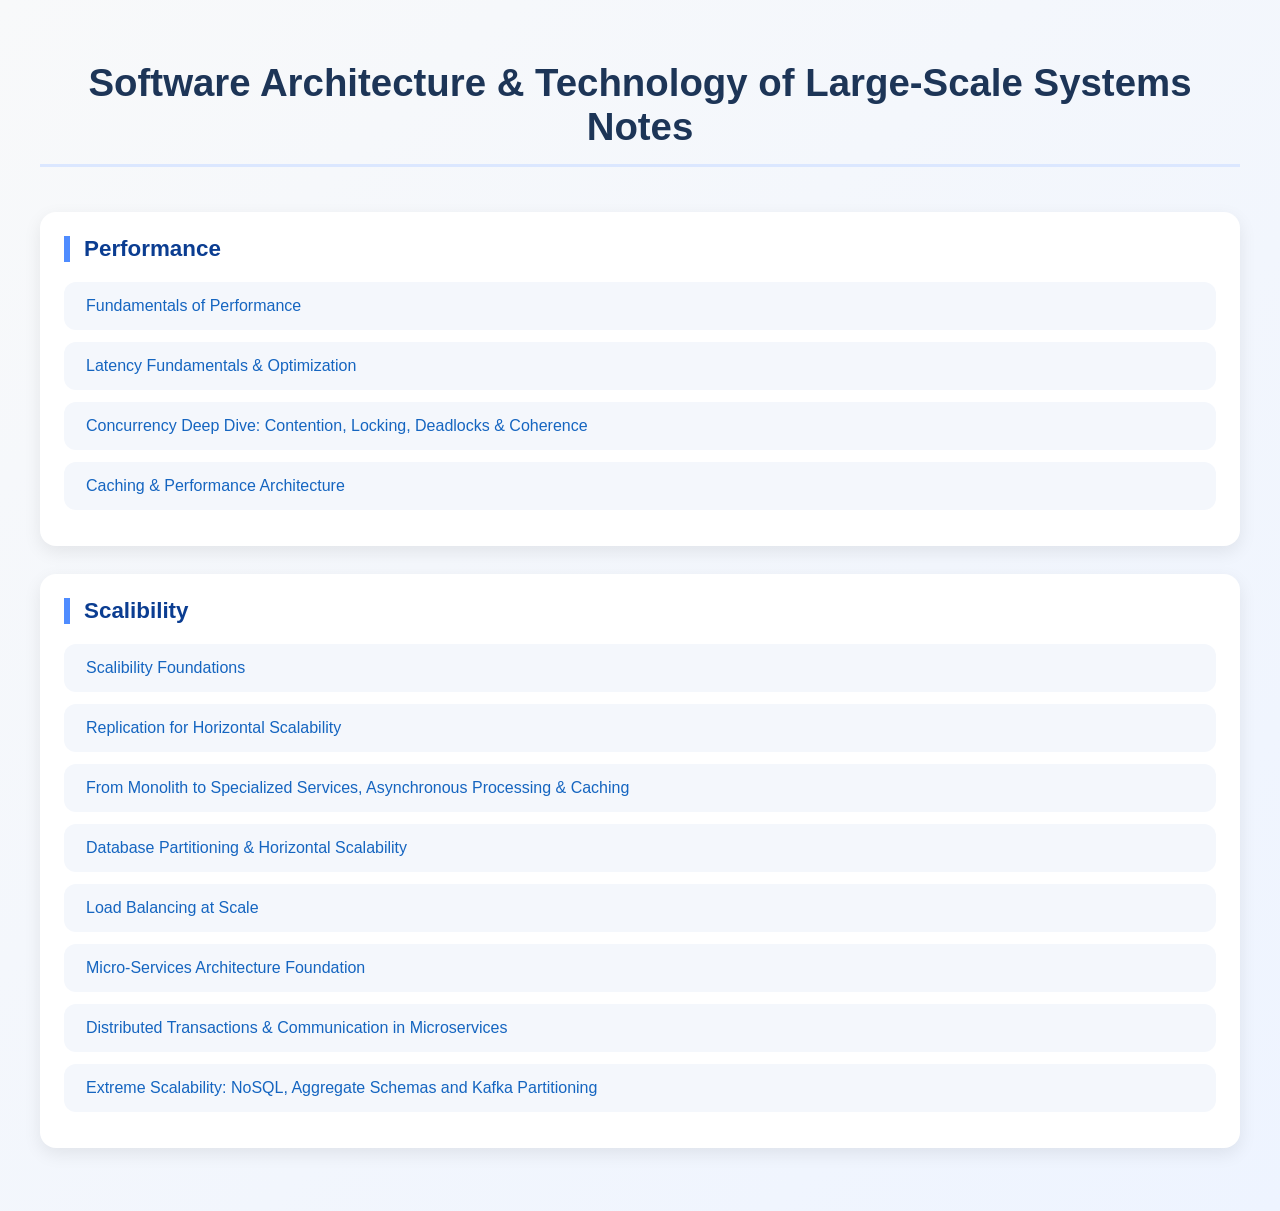
<file: index.html>
<!DOCTYPE html>
<html>
<head>
    <title>Software Architecture & Technology of Large-Scale Systems</title>
    <link rel="stylesheet" href="assets/style.css">
</head>
<body>

    <h1>Software Architecture & Technology of Large-Scale Systems Notes</h1>

    <div class="topic">
        <h2>Performance</h2>
        <ul class="subtopics">
            <li><a href="Performance/Fundamentals_of_Performance.html">Fundamentals of Performance</a></li>
            <li><a href="Performance/Latency_Fundamentals_&_Optimization.html">Latency Fundamentals & Optimization</a></li>
            <li><a href="Performance/Concurrency_Deep_Dive:_Contention,_Locking,_Deadlocks_&_Coherence.html">Concurrency Deep Dive: Contention, Locking, Deadlocks & Coherence</a></li>
            <li><a href="Performance/Caching_&_Performance_Architecture.html">Caching & Performance Architecture</a></li>
        </ul>
    </div>

    <div class="topic">
        <h2>Scalibility</h2>
        <ul class="subtopics">
            <li><a href="Scalibility/Scalability Foundations.html">Scalibility Foundations</a></li>
            <li><a href="Scalibility/Replication for Horizontal Scalability.html">Replication for Horizontal Scalability</a></li>
            <li><a href="Scalibility/From Monolith to Specialized Services, Asynchronous Processing & Caching.html">From Monolith to Specialized Services, Asynchronous Processing & Caching</a></li>
            <li><a href="Scalibility/Database Partitioning & Horizontal Scalability.html">Database Partitioning & Horizontal Scalability</a></li>
            <li><a href="Scalibility/Load Balancing at Scale.html">Load Balancing at Scale</a></li>
            <li><a href="Scalibility/Micro-Services Architecture Foundation.html">Micro-Services Architecture Foundation</a></li>
            <li><a href="Scalibility/Distributed_Transactions_and_Communication_in_Microservices.html">Distributed Transactions & Communication in Microservices</a></li>
            <li><a href="Scalibility/Extreme_Scalability_NoSQL,_Aggregate_Schemas_and_Kafka_Partitioning.html">Extreme Scalability: NoSQL, Aggregate Schemas and Kafka Partitioning</a></li>
            
        </ul>
    </div>
</body>
</html>
</file>
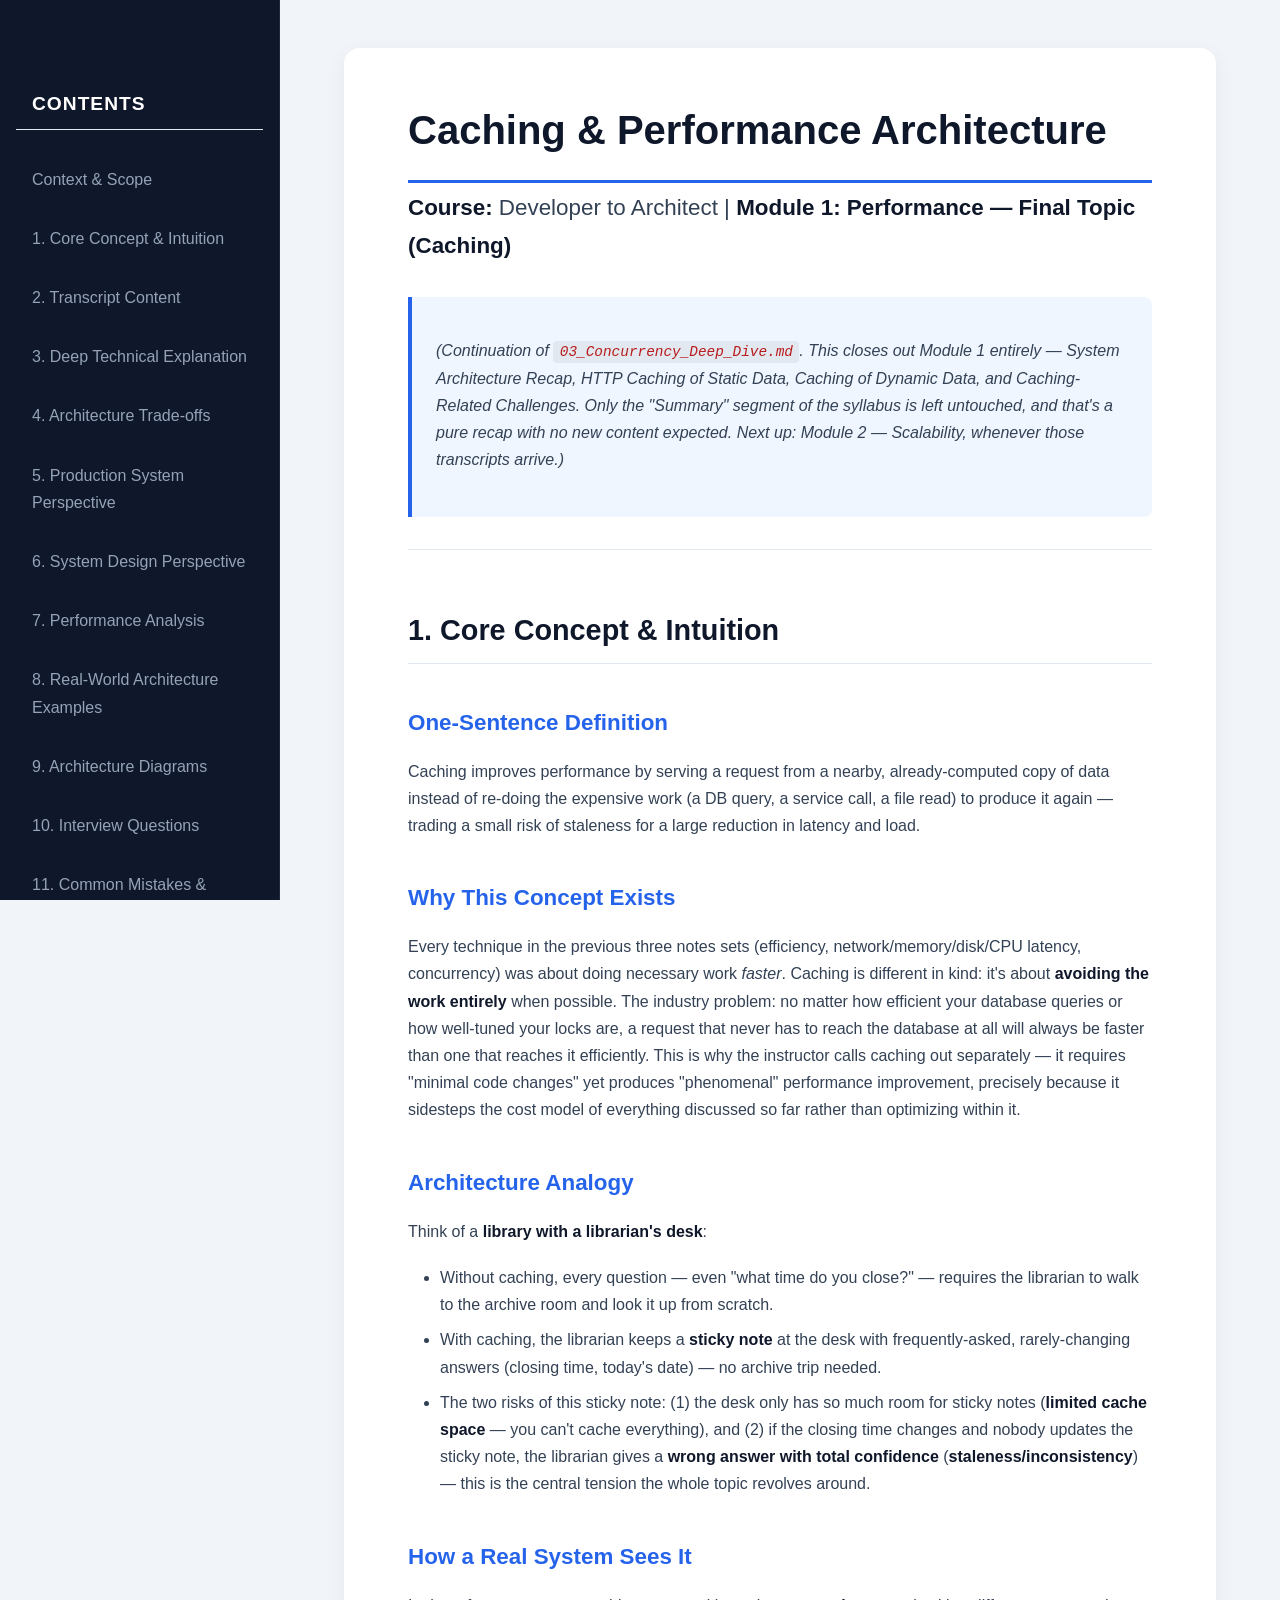
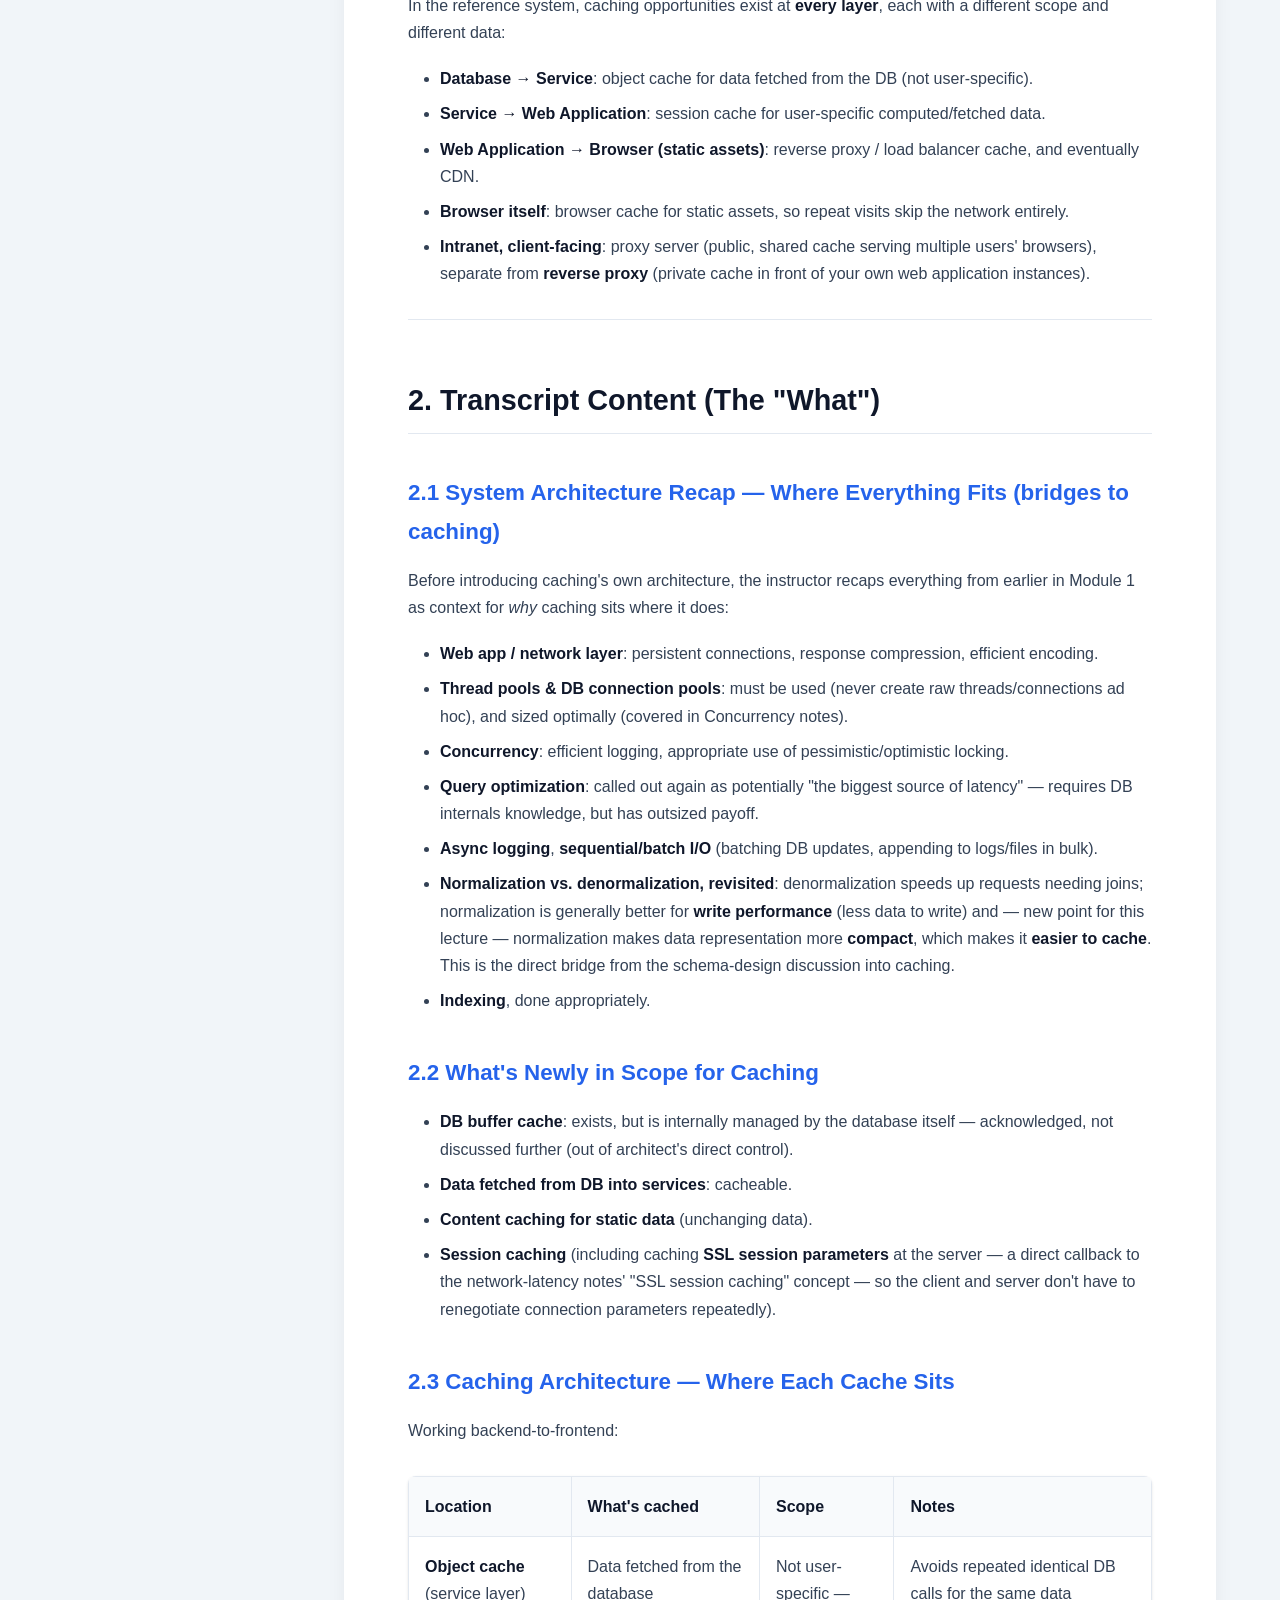
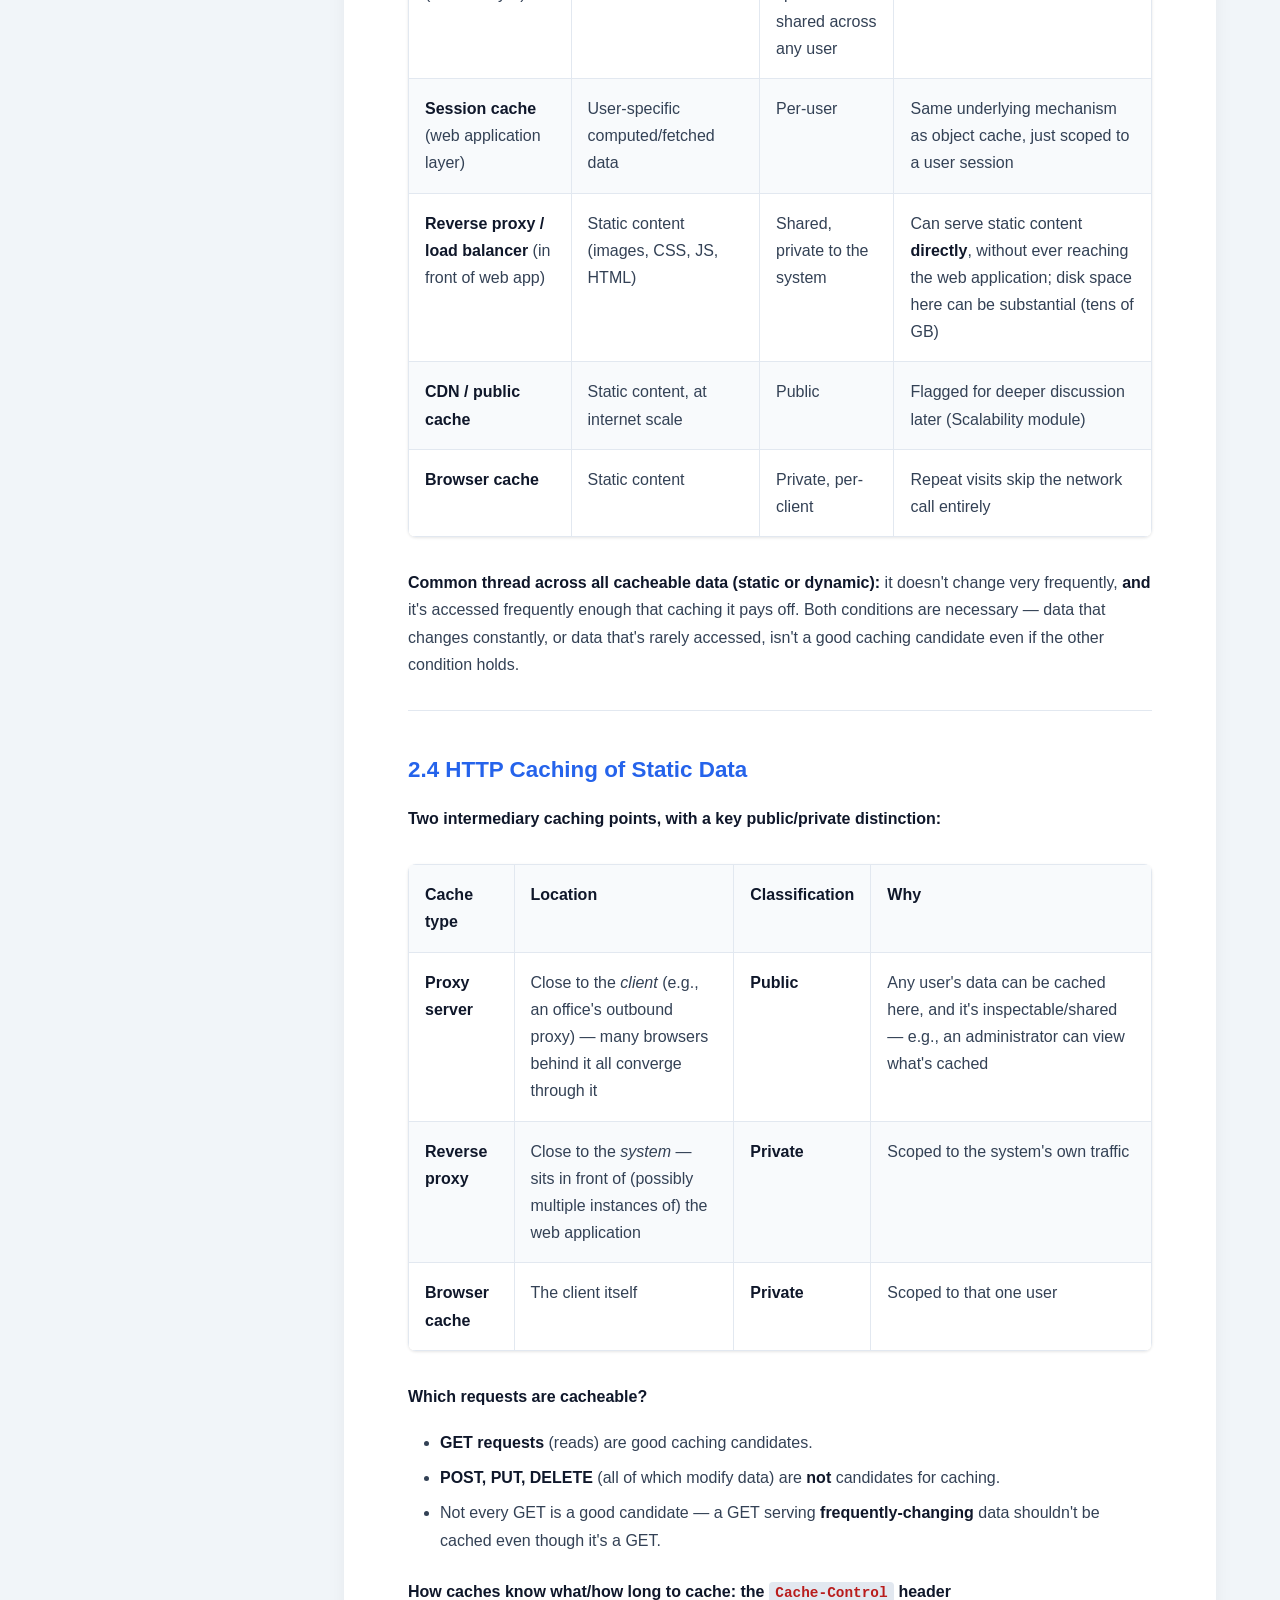
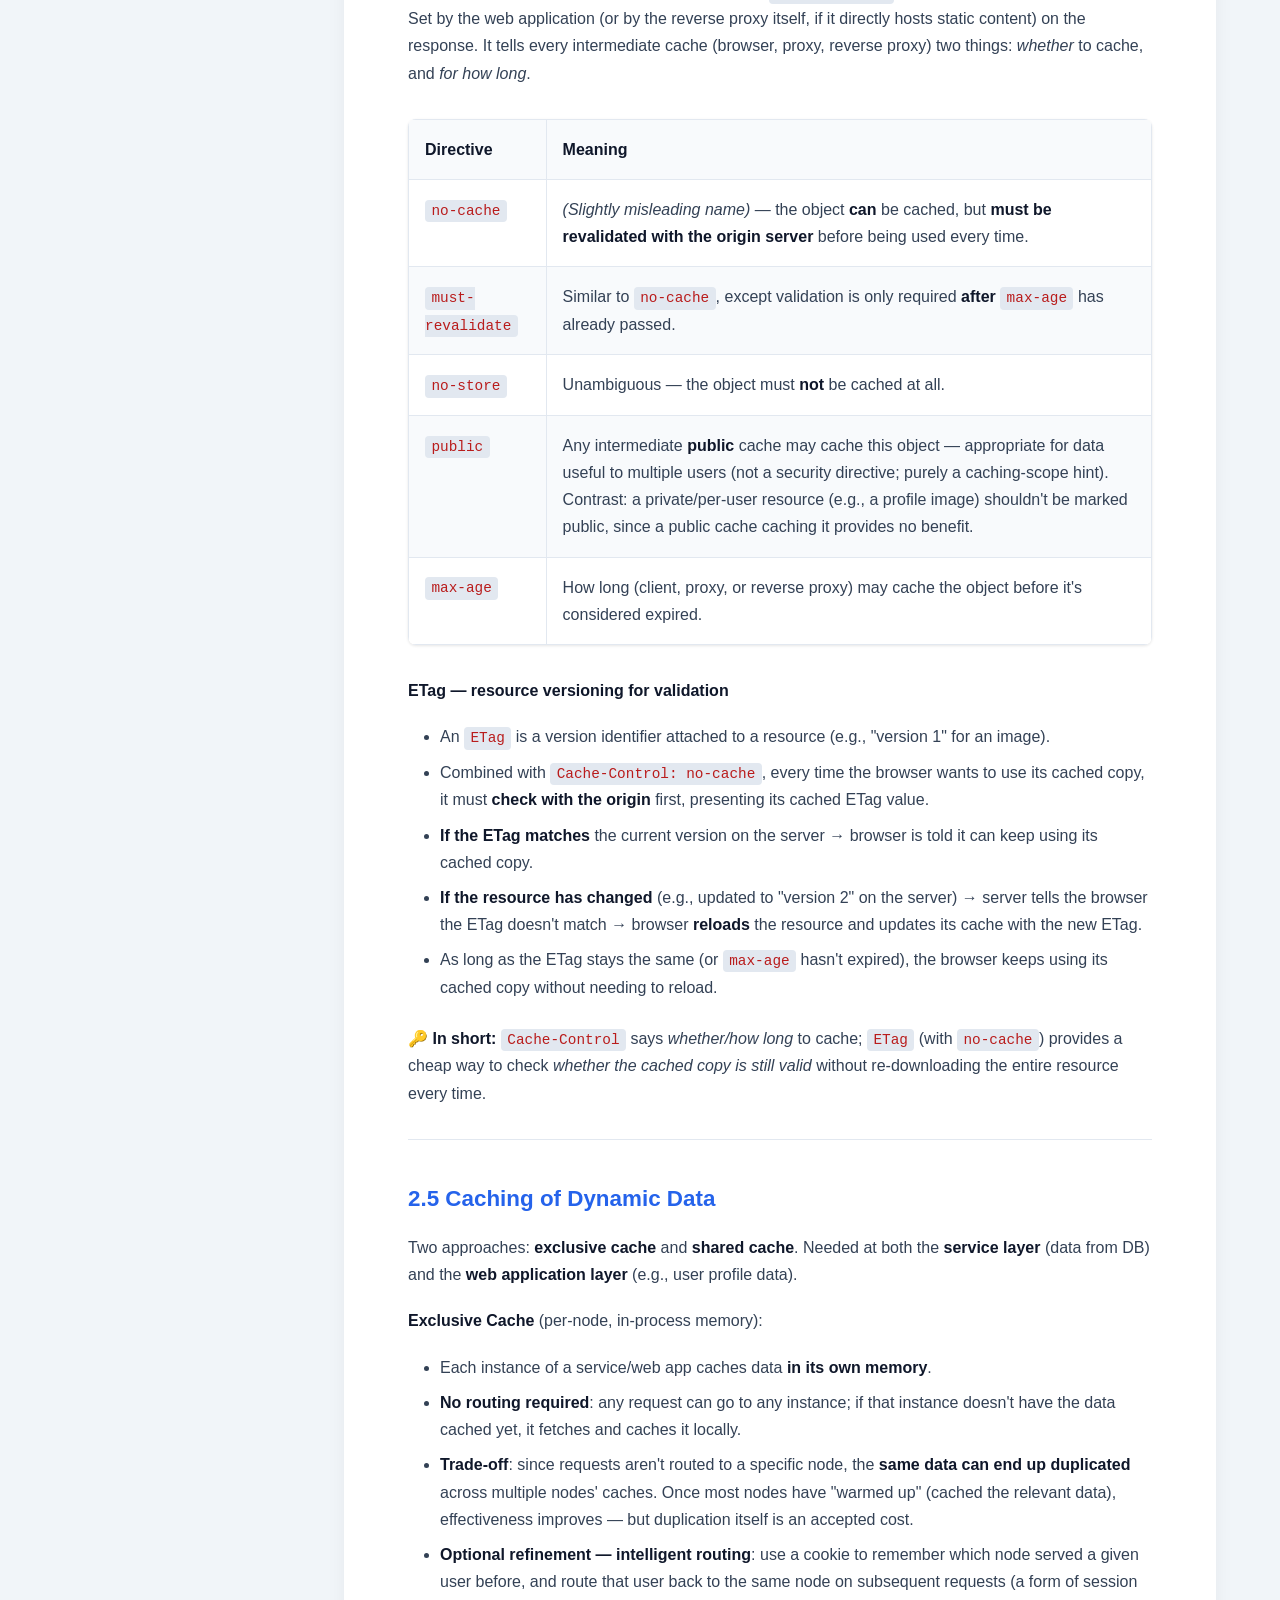
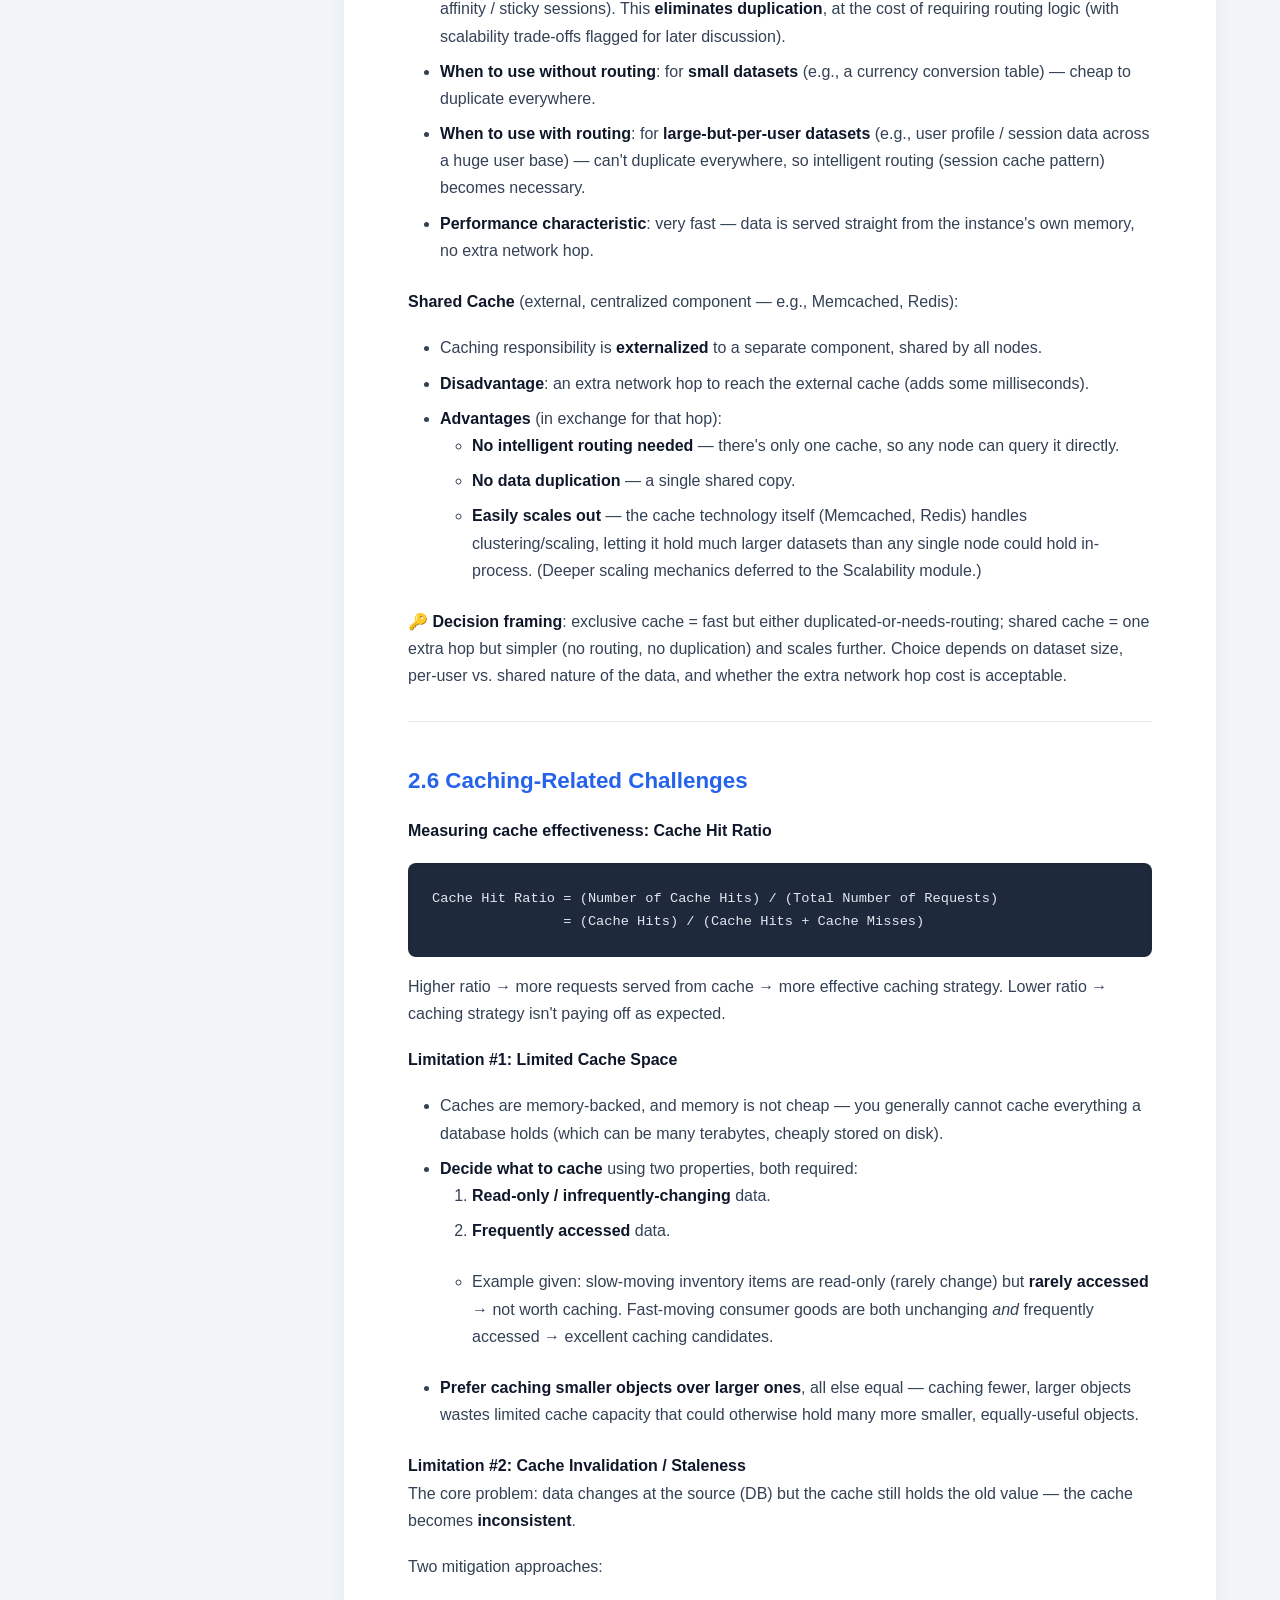
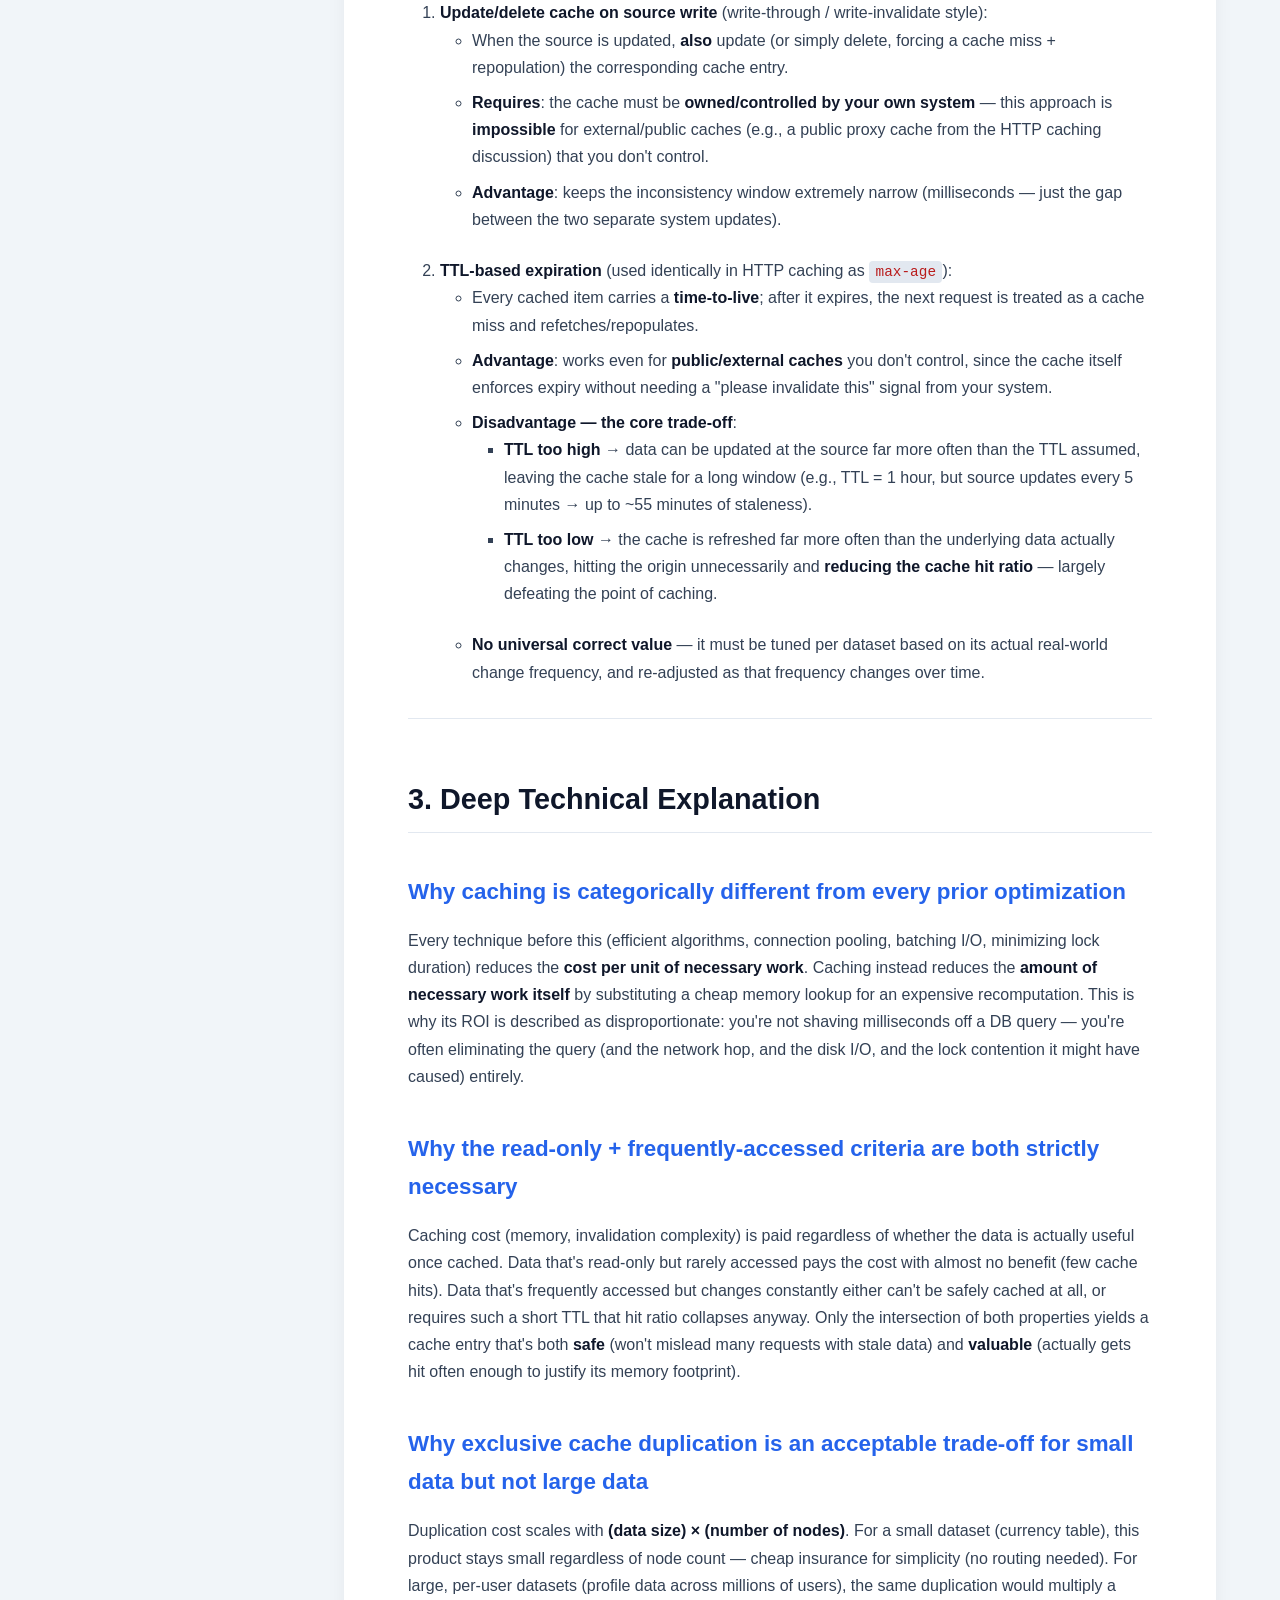
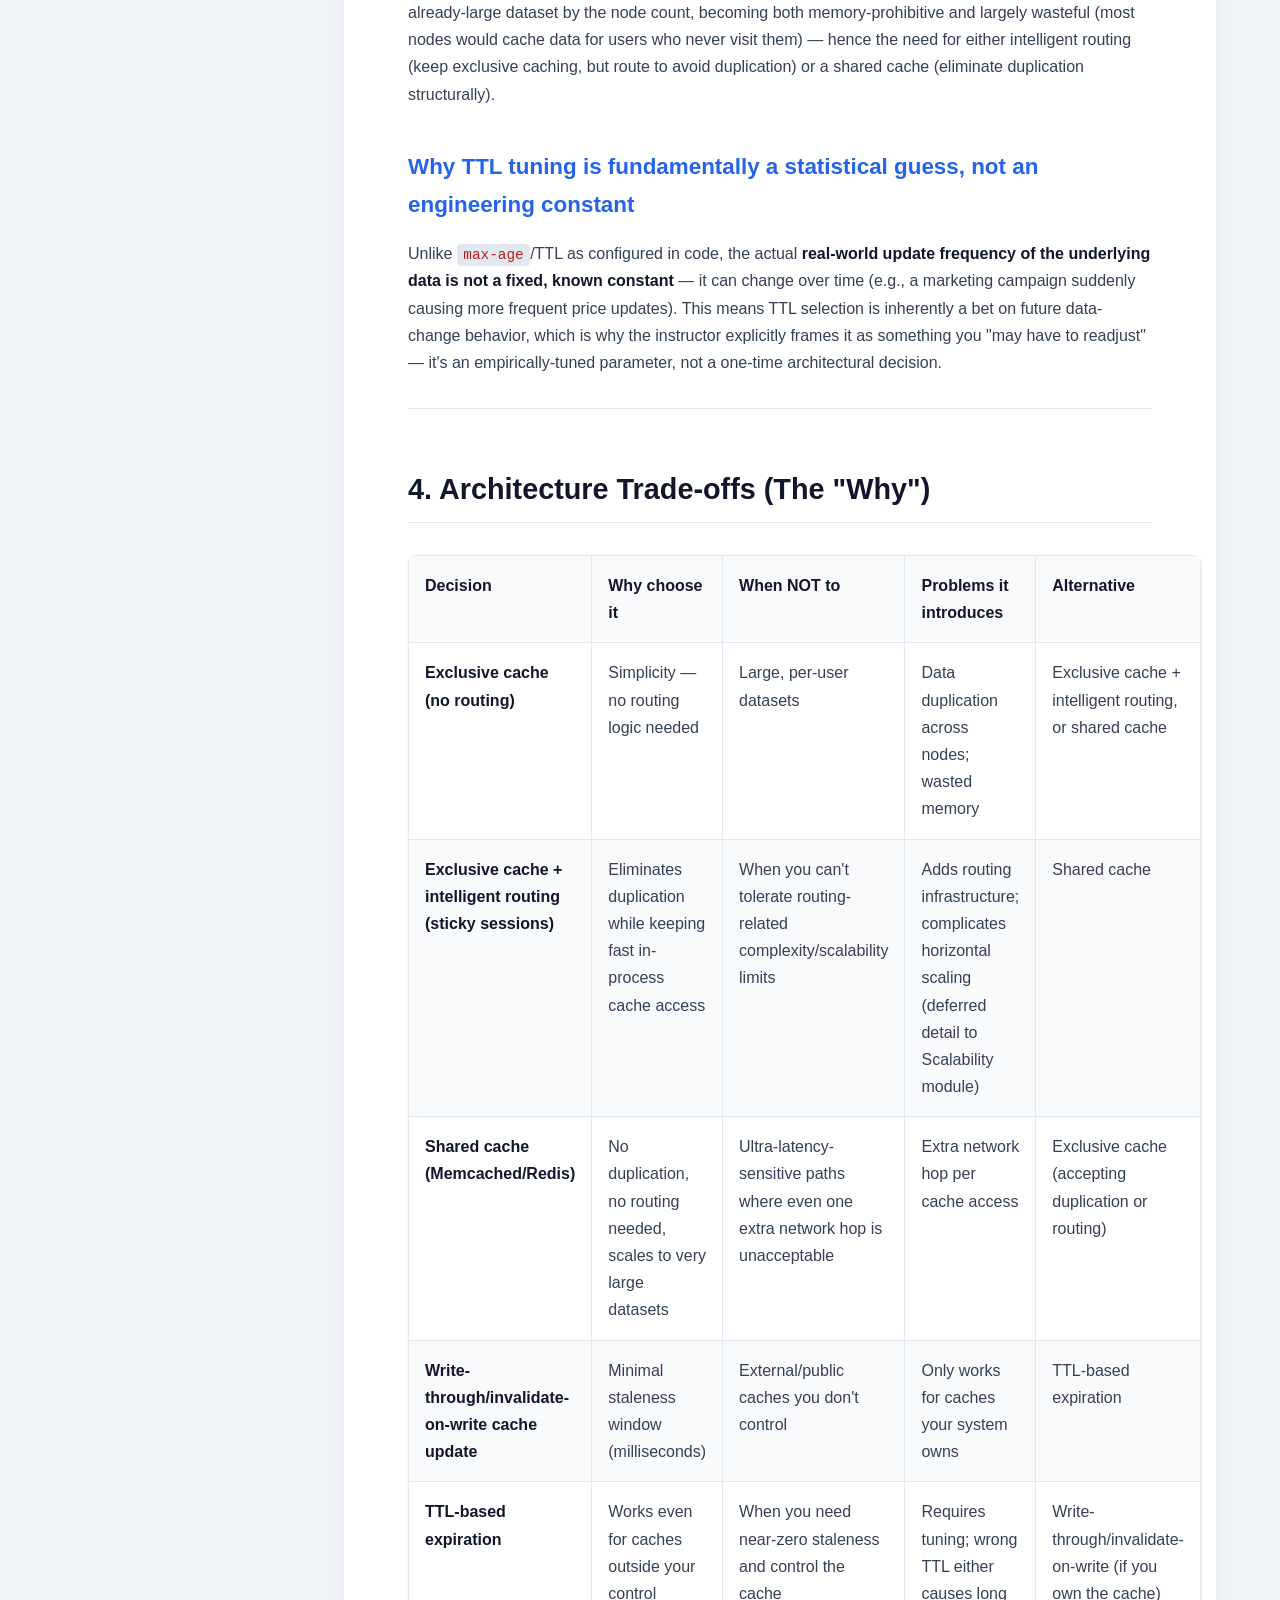
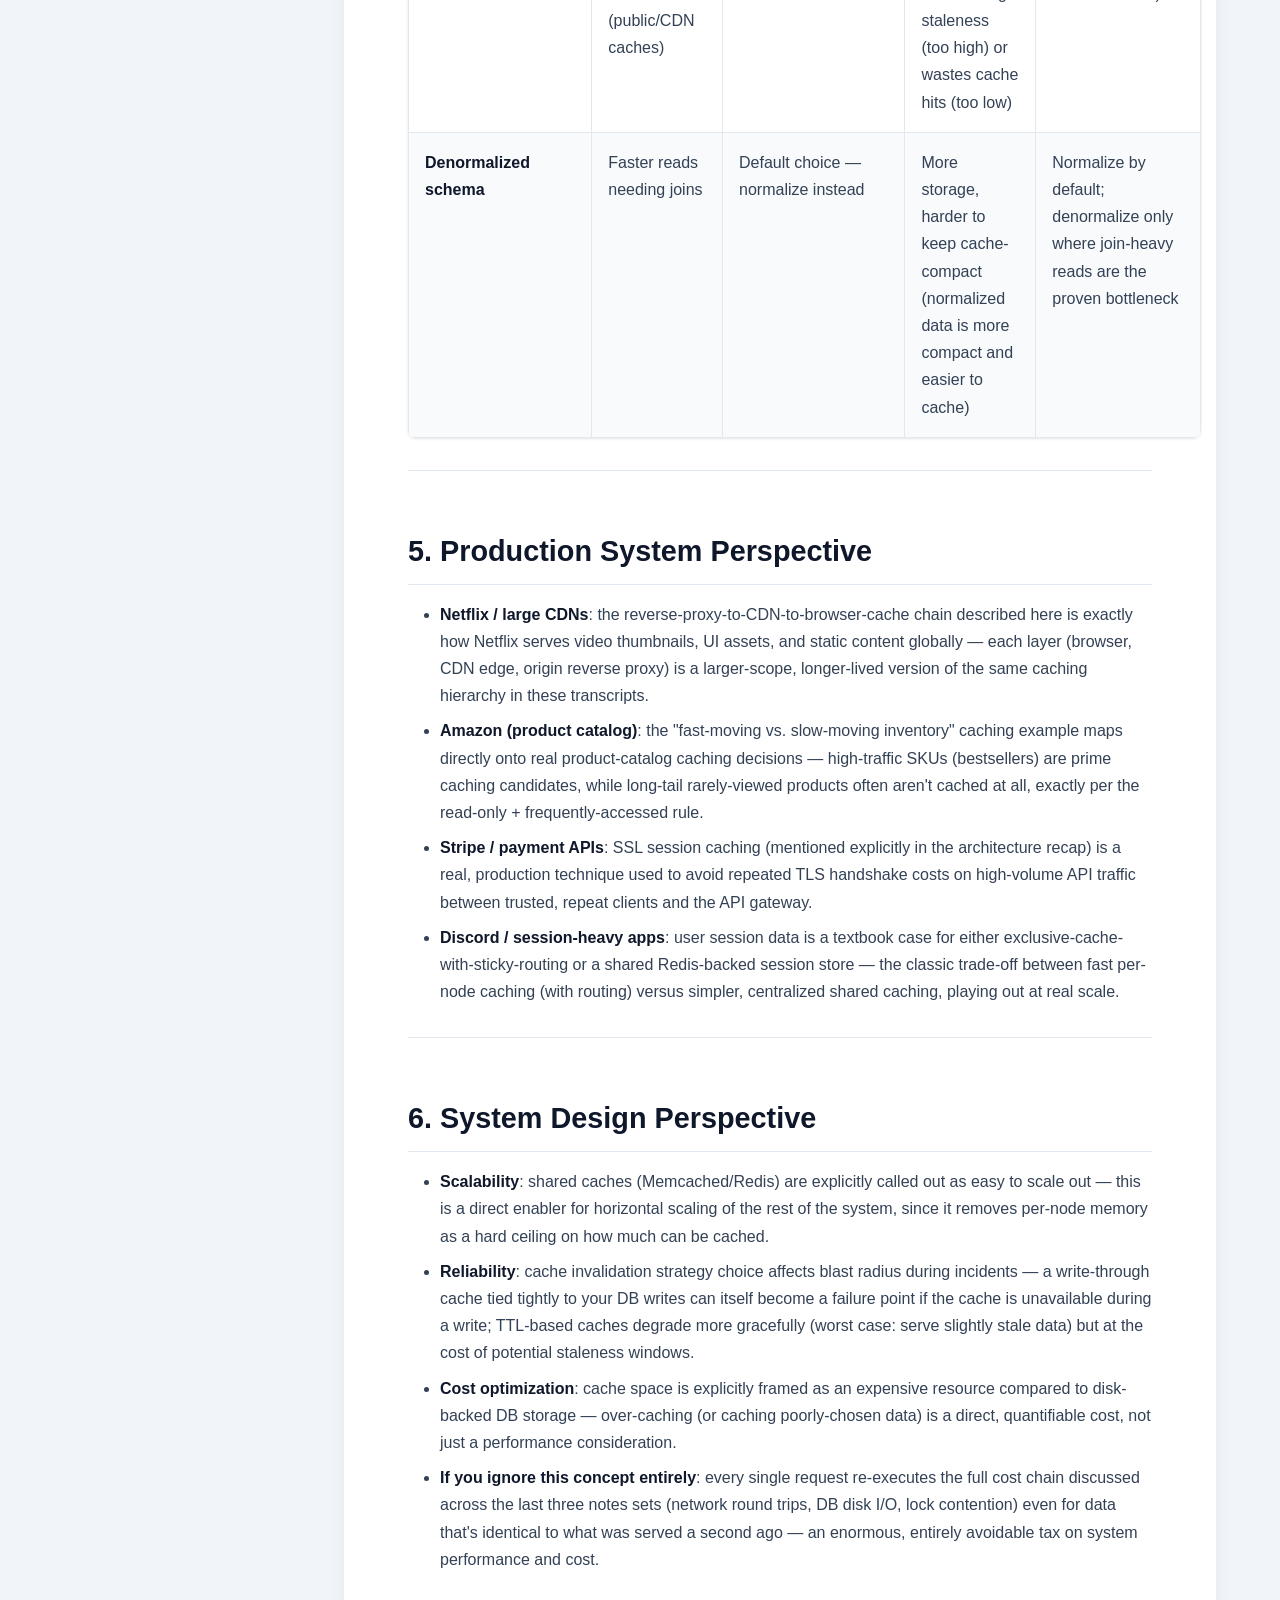
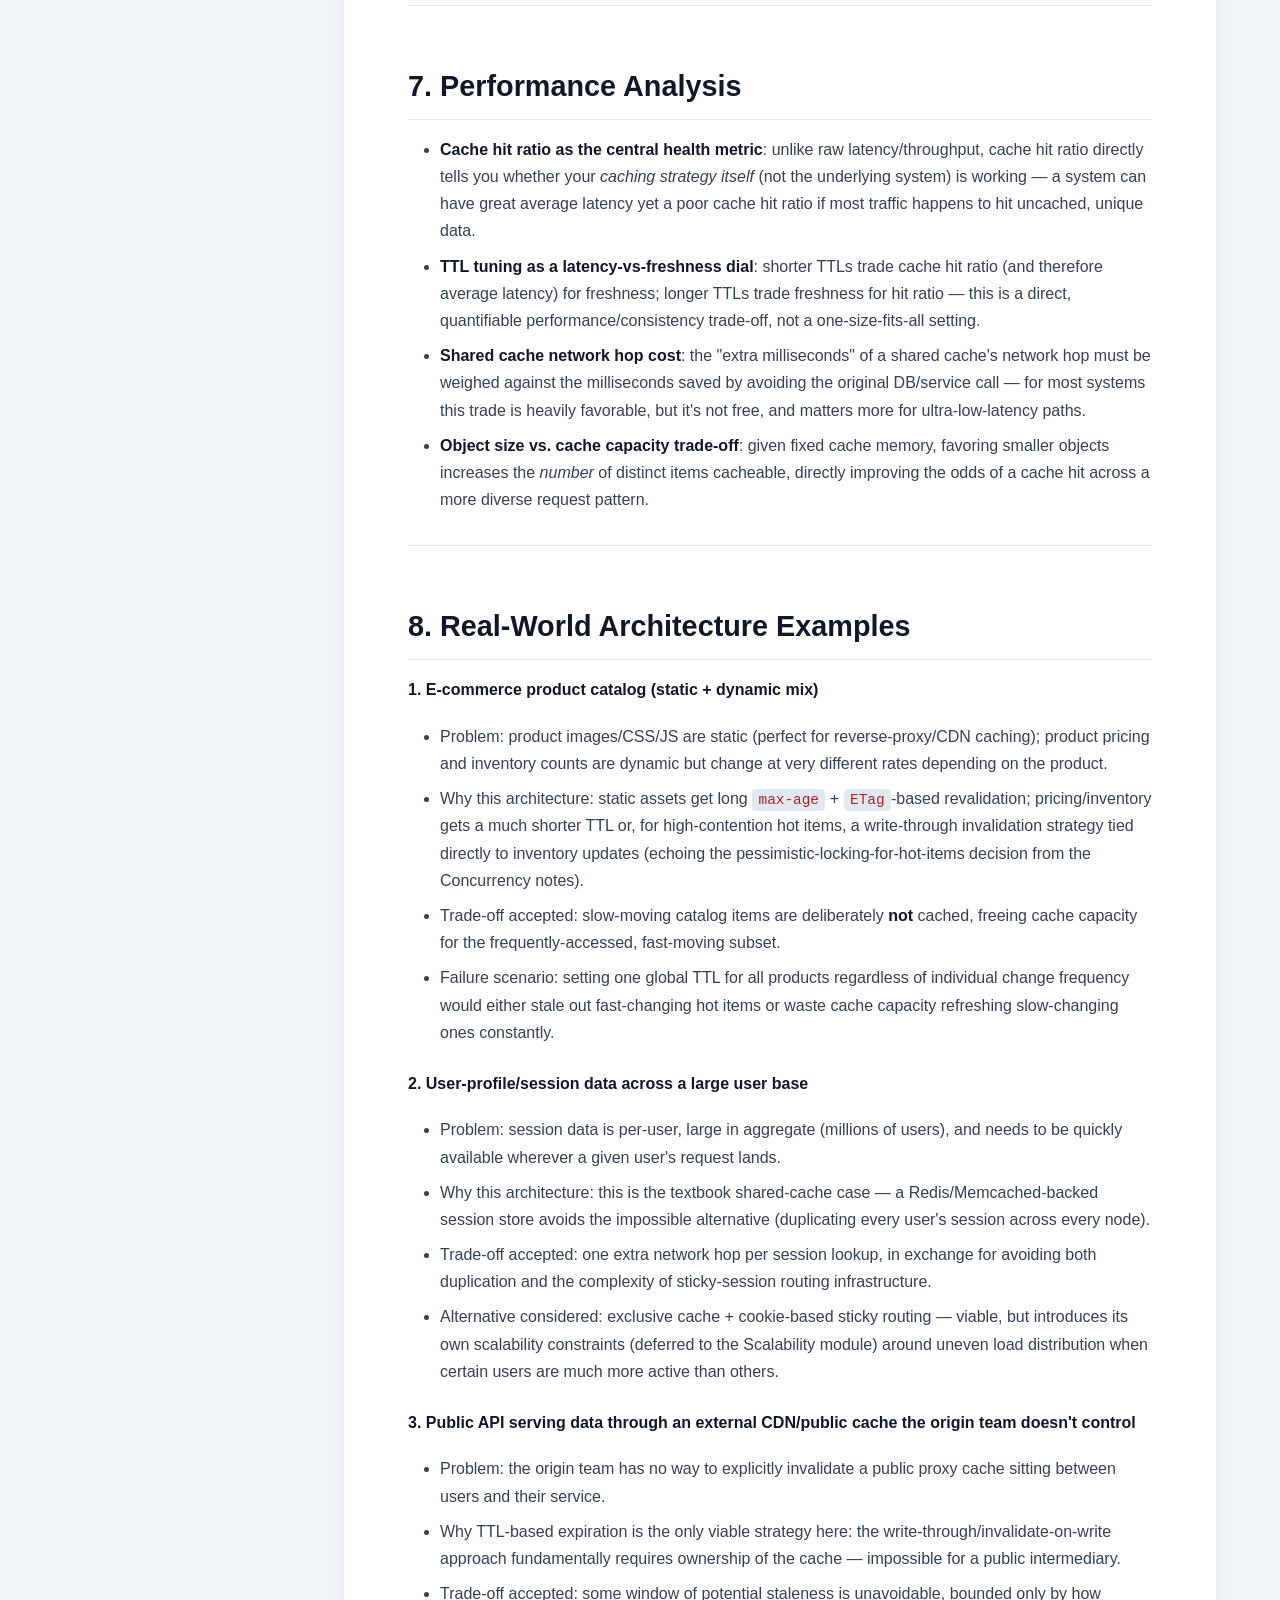
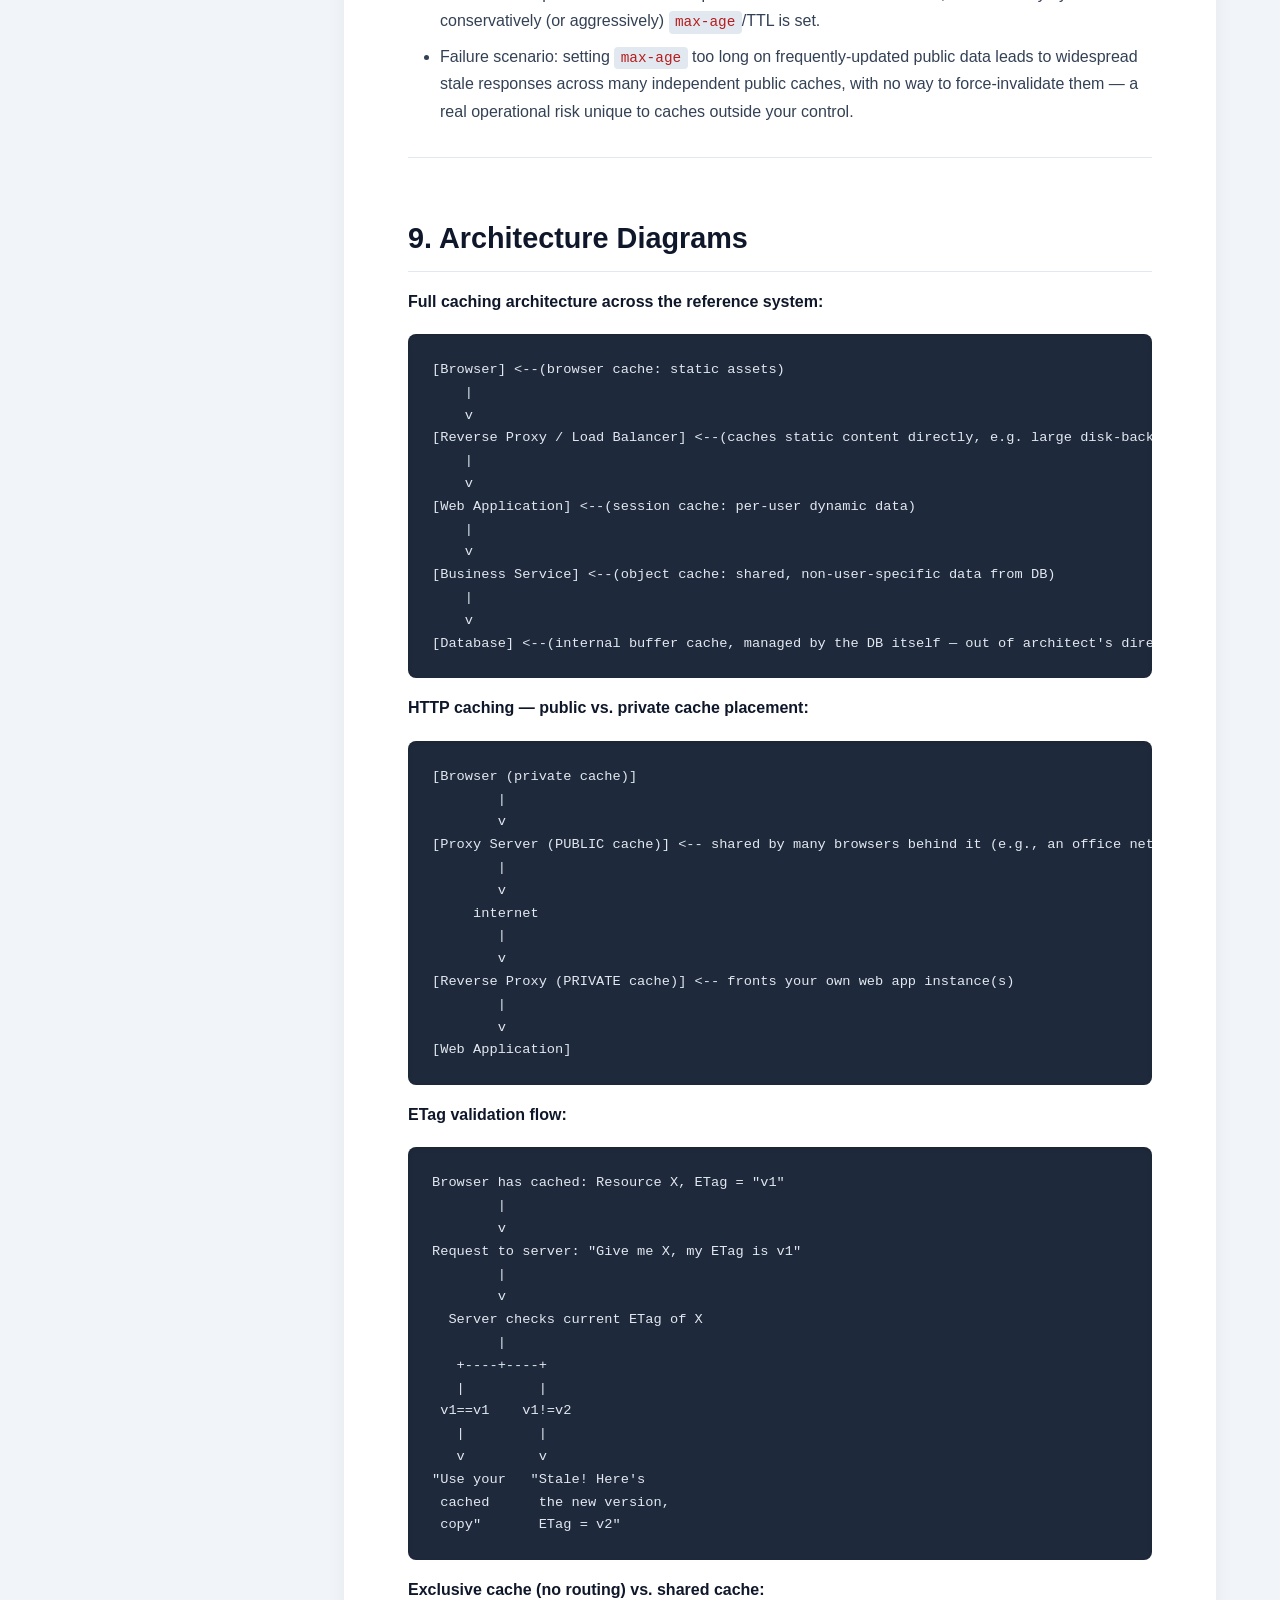
<file: Performance/Caching_&_Performance_Architecture.html>
<!DOCTYPE html>
<html lang="en">
<head>
    <meta charset="UTF-8">
    <meta name="viewport" content="width=device-width, initial-scale=1.0">
    <title>Caching & Performance Architecture</title>
    <style>
        :root {
            --sidebar-bg: #0f172a;
            --sidebar-hover: #1e293b;
            --sidebar-text: #94a3b8;
            --sidebar-text-hover: #f8fafc;
            --bg-color: #f1f5f9;
            --card-bg: #ffffff;
            --text-main: #334155;
            --heading-color: #0f172a;
            --primary-accent: #2563eb;
            --code-bg: #1e293b;
            --code-text: #e2e8f0;
            --inline-code-bg: #e2e8f0;
            --inline-code-text: #b91c1c;
            --border-color: #e2e8f0;
        }

        html {
            scroll-behavior: smooth;
        }

        body {
            margin: 0;
            padding: 0;
            font-family: 'Inter', -apple-system, BlinkMacSystemFont, "Segoe UI", Roboto, Helvetica, Arial, sans-serif;
            background-color: var(--bg-color);
            color: var(--text-main);
            display: flex;
            line-height: 1.7;
        }

        /* Sidebar Navigation */
        .sidebar {
            width: 280px;
            height: 100vh;
            background-color: var(--sidebar-bg);
            position: fixed;
            top: 0;
            left: 0;
            overflow-y: auto;
            padding: 2rem 1rem;
            box-sizing: border-box;
            border-right: 1px solid #1e293b;
        }

        .sidebar h2 {
            color: #ffffff;
            font-size: 1.2rem;
            margin-bottom: 1.5rem;
            padding-left: 1rem;
            text-transform: uppercase;
            letter-spacing: 1px;
        }

        .sidebar ul {
            list-style: none;
            padding: 0;
            margin: 0;
        }

        .sidebar li {
            margin-bottom: 0.5rem;
        }

        .sidebar a {
            display: block;
            padding: 0.75rem 1rem;
            color: var(--sidebar-text);
            text-decoration: none;
            border-radius: 8px;
            font-weight: 500;
            transition: all 0.2s ease;
        }

        .sidebar a:hover {
            background-color: var(--sidebar-hover);
            color: var(--sidebar-text-hover);
            padding-left: 1.25rem;
        }

        /* Main Content Area */
        .content-wrapper {
            margin-left: 280px;
            padding: 3rem 5%;
            width: calc(100% - 280px);
            box-sizing: border-box;
        }

        .content {
            background: var(--card-bg);
            padding: 3rem 4rem;
            border-radius: 16px;
            box-shadow: 0 4px 20px rgba(0, 0, 0, 0.05);
            max-width: 1000px;
            margin: 0 auto;
        }

        /* Typography */
        h1, h2, h3, h4 {
            color: var(--heading-color);
            margin-top: 2.5rem;
            margin-bottom: 1rem;
            font-weight: 700;
        }

        h1 {
            font-size: 2.5rem;
            margin-top: 0;
            padding-bottom: 1rem;
            border-bottom: 3px solid var(--primary-accent);
        }

        h2 {
            font-size: 1.8rem;
            padding-bottom: 0.5rem;
            border-bottom: 1px solid var(--border-color);
            padding-top: 1rem;
        }

        h3 {
            font-size: 1.4rem;
            color: var(--primary-accent);
        }

        h4 {
            font-size: 1.1rem;
            color: var(--heading-color);
        }

        p {
            margin-bottom: 1.2rem;
        }

        strong {
            color: var(--heading-color);
        }

        /* Code Blocks */
        pre {
            background-color: var(--code-bg);
            color: var(--code-text);
            padding: 1.5rem;
            border-radius: 8px;
            overflow-x: auto;
            font-family: 'Fira Code', 'Courier New', Courier, monospace;
            font-size: 0.95rem;
            line-height: 1.5;
            box-shadow: inset 0 2px 4px rgba(0,0,0,0.1);
        }

        code {
            background-color: var(--inline-code-bg);
            color: var(--inline-code-text);
            padding: 0.2rem 0.4rem;
            border-radius: 4px;
            font-family: 'Fira Code', 'Courier New', Courier, monospace;
            font-size: 0.9em;
        }

        pre code {
            background-color: transparent;
            color: inherit;
            padding: 0;
        }

        /* Tables */
        table {
            width: 100%;
            border-collapse: collapse;
            margin: 2rem 0;
            background-color: #ffffff;
            border-radius: 8px;
            overflow: hidden;
            box-shadow: 0 1px 3px rgba(0,0,0,0.1);
        }

        th, td {
            padding: 1rem;
            text-align: left;
            border: 1px solid var(--border-color);
            vertical-align: top;
        }

        th {
            background-color: #f8fafc;
            color: var(--heading-color);
            font-weight: 600;
        }

        tr:nth-child(even) {
            background-color: #f8fafc;
        }

        /* Lists */
        ul, ol {
            margin-bottom: 1.5rem;
            padding-left: 2rem;
        }

        li {
            margin-bottom: 0.5rem;
        }

        hr {
            border: 0;
            border-top: 1px solid var(--border-color);
            margin: 2rem 0;
        }

        /* Callouts / Highlight Box */
        .highlight-box {
            background-color: #eff6ff;
            border-left: 4px solid var(--primary-accent);
            padding: 1.5rem;
            margin: 1.5rem 0;
            border-radius: 0 8px 8px 0;
        }

        /* Responsive Design */
        @media (max-width: 900px) {
            .sidebar {
                width: 100%;
                height: auto;
                position: relative;
                padding: 1rem;
            }
            .content-wrapper {
                margin-left: 0;
                width: 100%;
                padding: 1rem;
            }
            .content {
                padding: 1.5rem;
            }
            h1 {
                font-size: 2rem;
            }
        }
    </style>
</head>
<body>

    <!-- Vertical Sidebar -->
    <nav class="sidebar">
        <h2>Contents</h2>
        <ul>
            <li><a href="#intro">Context & Scope</a></li>
            <li><a href="#core-concept">1. Core Concept & Intuition</a></li>
            <li><a href="#transcript-content">2. Transcript Content</a></li>
            <li><a href="#deep-technical">3. Deep Technical Explanation</a></li>
            <li><a href="#architecture-tradeoffs">4. Architecture Trade-offs</a></li>
            <li><a href="#production-perspective">5. Production System Perspective</a></li>
            <li><a href="#system-design">6. System Design Perspective</a></li>
            <li><a href="#performance-analysis">7. Performance Analysis</a></li>
            <li><a href="#real-world-examples">8. Real-World Architecture Examples</a></li>
            <li><a href="#architecture-diagrams">9. Architecture Diagrams</a></li>
            <li><a href="#interview-questions">10. Interview Questions</a></li>
            <li><a href="#common-mistakes">11. Common Mistakes & Misconceptions</a></li>
            <li><a href="#connections">12. Connections to Other Topics</a></li>
        </ul>
    </nav>

    <!-- Main Content -->
    <main class="content-wrapper">
        <div class="content">

            <div id="intro">
                <h1>Caching & Performance Architecture</h1>
                <h3 style="color: var(--text-main); font-weight: normal; margin-top: -10px; margin-bottom: 2rem;"><strong>Course:</strong> Developer to Architect | <strong>Module 1: Performance — Final Topic (Caching)</strong></h3>
                
                <div class="highlight-box">
                    <p><em>(Continuation of <code>03_Concurrency_Deep_Dive.md</code>. This closes out Module 1 entirely — System Architecture Recap, HTTP Caching of Static Data, Caching of Dynamic Data, and Caching-Related Challenges. Only the "Summary" segment of the syllabus is left untouched, and that's a pure recap with no new content expected. Next up: Module 2 — Scalability, whenever those transcripts arrive.)</em></p>
                </div>
                <hr>
            </div>

            <h2 id="core-concept">1. Core Concept & Intuition</h2>
            
            <h3>One-Sentence Definition</h3>
            <p>Caching improves performance by serving a request from a nearby, already-computed copy of data instead of re-doing the expensive work (a DB query, a service call, a file read) to produce it again — trading a small risk of staleness for a large reduction in latency and load.</p>

            <h3>Why This Concept Exists</h3>
            <p>Every technique in the previous three notes sets (efficiency, network/memory/disk/CPU latency, concurrency) was about doing necessary work <em>faster</em>. Caching is different in kind: it's about <strong>avoiding the work entirely</strong> when possible. The industry problem: no matter how efficient your database queries or how well-tuned your locks are, a request that never has to reach the database at all will always be faster than one that reaches it efficiently. This is why the instructor calls caching out separately — it requires "minimal code changes" yet produces "phenomenal" performance improvement, precisely because it sidesteps the cost model of everything discussed so far rather than optimizing within it.</p>

            <h3>Architecture Analogy</h3>
            <p>Think of a <strong>library with a librarian's desk</strong>:</p>
            <ul>
                <li>Without caching, every question — even "what time do you close?" — requires the librarian to walk to the archive room and look it up from scratch.</li>
                <li>With caching, the librarian keeps a <strong>sticky note</strong> at the desk with frequently-asked, rarely-changing answers (closing time, today's date) — no archive trip needed.</li>
                <li>The two risks of this sticky note: (1) the desk only has so much room for sticky notes (<strong>limited cache space</strong> — you can't cache everything), and (2) if the closing time changes and nobody updates the sticky note, the librarian gives a <strong>wrong answer with total confidence</strong> (<strong>staleness/inconsistency</strong>) — this is the central tension the whole topic revolves around.</li>
            </ul>

            <h3>How a Real System Sees It</h3>
            <p>In the reference system, caching opportunities exist at <strong>every layer</strong>, each with a different scope and different data:</p>
            <ul>
                <li><strong>Database → Service</strong>: object cache for data fetched from the DB (not user-specific).</li>
                <li><strong>Service → Web Application</strong>: session cache for user-specific computed/fetched data.</li>
                <li><strong>Web Application → Browser (static assets)</strong>: reverse proxy / load balancer cache, and eventually CDN.</li>
                <li><strong>Browser itself</strong>: browser cache for static assets, so repeat visits skip the network entirely.</li>
                <li><strong>Intranet, client-facing</strong>: proxy server (public, shared cache serving multiple users' browsers), separate from <strong>reverse proxy</strong> (private cache in front of your own web application instances).</li>
            </ul>

            <hr>

            <h2 id="transcript-content">2. Transcript Content (The "What")</h2>
            
            <h3>2.1 System Architecture Recap — Where Everything Fits (bridges to caching)</h3>
            <p>Before introducing caching's own architecture, the instructor recaps everything from earlier in Module 1 as context for <em>why</em> caching sits where it does:</p>
            <ul>
                <li><strong>Web app / network layer</strong>: persistent connections, response compression, efficient encoding.</li>
                <li><strong>Thread pools &amp; DB connection pools</strong>: must be used (never create raw threads/connections ad hoc), and sized optimally (covered in Concurrency notes).</li>
                <li><strong>Concurrency</strong>: efficient logging, appropriate use of pessimistic/optimistic locking.</li>
                <li><strong>Query optimization</strong>: called out again as potentially "the biggest source of latency" — requires DB internals knowledge, but has outsized payoff.</li>
                <li><strong>Async logging</strong>, <strong>sequential/batch I/O</strong> (batching DB updates, appending to logs/files in bulk).</li>
                <li><strong>Normalization vs. denormalization, revisited</strong>: denormalization speeds up requests needing joins; normalization is generally better for <strong>write performance</strong> (less data to write) and — new point for this lecture — normalization makes data representation more <strong>compact</strong>, which makes it <strong>easier to cache</strong>. This is the direct bridge from the schema-design discussion into caching.</li>
                <li><strong>Indexing</strong>, done appropriately.</li>
            </ul>

            <h3>2.2 What's Newly in Scope for Caching</h3>
            <ul>
                <li><strong>DB buffer cache</strong>: exists, but is internally managed by the database itself — acknowledged, not discussed further (out of architect's direct control).</li>
                <li><strong>Data fetched from DB into services</strong>: cacheable.</li>
                <li><strong>Content caching for static data</strong> (unchanging data).</li>
                <li><strong>Session caching</strong> (including caching <strong>SSL session parameters</strong> at the server — a direct callback to the network-latency notes' "SSL session caching" concept — so the client and server don't have to renegotiate connection parameters repeatedly).</li>
            </ul>

            <h3>2.3 Caching Architecture — Where Each Cache Sits</h3>
            <p>Working backend-to-frontend:</p>

            <table>
                <thead>
                    <tr>
                        <th>Location</th>
                        <th>What's cached</th>
                        <th>Scope</th>
                        <th>Notes</th>
                    </tr>
                </thead>
                <tbody>
                    <tr>
                        <td><strong>Object cache</strong> (service layer)</td>
                        <td>Data fetched from the database</td>
                        <td>Not user-specific — shared across any user</td>
                        <td>Avoids repeated identical DB calls for the same data</td>
                    </tr>
                    <tr>
                        <td><strong>Session cache</strong> (web application layer)</td>
                        <td>User-specific computed/fetched data</td>
                        <td>Per-user</td>
                        <td>Same underlying mechanism as object cache, just scoped to a user session</td>
                    </tr>
                    <tr>
                        <td><strong>Reverse proxy / load balancer</strong> (in front of web app)</td>
                        <td>Static content (images, CSS, JS, HTML)</td>
                        <td>Shared, private to the system</td>
                        <td>Can serve static content <strong>directly</strong>, without ever reaching the web application; disk space here can be substantial (tens of GB)</td>
                    </tr>
                    <tr>
                        <td><strong>CDN / public cache</strong></td>
                        <td>Static content, at internet scale</td>
                        <td>Public</td>
                        <td>Flagged for deeper discussion later (Scalability module)</td>
                    </tr>
                    <tr>
                        <td><strong>Browser cache</strong></td>
                        <td>Static content</td>
                        <td>Private, per-client</td>
                        <td>Repeat visits skip the network call entirely</td>
                    </tr>
                </tbody>
            </table>

            <p><strong>Common thread across all cacheable data (static or dynamic):</strong> it doesn't change very frequently, <strong>and</strong> it's accessed frequently enough that caching it pays off. Both conditions are necessary — data that changes constantly, or data that's rarely accessed, isn't a good caching candidate even if the other condition holds.</p>

            <hr>

            <h3>2.4 HTTP Caching of Static Data</h3>

            <p><strong>Two intermediary caching points, with a key public/private distinction:</strong></p>

            <table>
                <thead>
                    <tr>
                        <th>Cache type</th>
                        <th>Location</th>
                        <th>Classification</th>
                        <th>Why</th>
                    </tr>
                </thead>
                <tbody>
                    <tr>
                        <td><strong>Proxy server</strong></td>
                        <td>Close to the <em>client</em> (e.g., an office's outbound proxy) — many browsers behind it all converge through it</td>
                        <td><strong>Public</strong></td>
                        <td>Any user's data can be cached here, and it's inspectable/shared — e.g., an administrator can view what's cached</td>
                    </tr>
                    <tr>
                        <td><strong>Reverse proxy</strong></td>
                        <td>Close to the <em>system</em> — sits in front of (possibly multiple instances of) the web application</td>
                        <td><strong>Private</strong></td>
                        <td>Scoped to the system's own traffic</td>
                    </tr>
                    <tr>
                        <td><strong>Browser cache</strong></td>
                        <td>The client itself</td>
                        <td><strong>Private</strong></td>
                        <td>Scoped to that one user</td>
                    </tr>
                </tbody>
            </table>

            <p><strong>Which requests are cacheable?</strong></p>
            <ul>
                <li><strong>GET requests</strong> (reads) are good caching candidates.</li>
                <li><strong>POST, PUT, DELETE</strong> (all of which modify data) are <strong>not</strong> candidates for caching.</li>
                <li>Not every GET is a good candidate — a GET serving <strong>frequently-changing</strong> data shouldn't be cached even though it's a GET.</li>
            </ul>

            <p><strong>How caches know what/how long to cache: the <code>Cache-Control</code> header</strong><br>
            Set by the web application (or by the reverse proxy itself, if it directly hosts static content) on the response. It tells every intermediate cache (browser, proxy, reverse proxy) two things: <em>whether</em> to cache, and <em>for how long</em>.</p>

            <table>
                <thead>
                    <tr>
                        <th>Directive</th>
                        <th>Meaning</th>
                    </tr>
                </thead>
                <tbody>
                    <tr>
                        <td><code>no-cache</code></td>
                        <td><em>(Slightly misleading name)</em> — the object <strong>can</strong> be cached, but <strong>must be revalidated with the origin server</strong> before being used every time.</td>
                    </tr>
                    <tr>
                        <td><code>must-revalidate</code></td>
                        <td>Similar to <code>no-cache</code>, except validation is only required <strong>after</strong> <code>max-age</code> has already passed.</td>
                    </tr>
                    <tr>
                        <td><code>no-store</code></td>
                        <td>Unambiguous — the object must <strong>not</strong> be cached at all.</td>
                    </tr>
                    <tr>
                        <td><code>public</code></td>
                        <td>Any intermediate <strong>public</strong> cache may cache this object — appropriate for data useful to multiple users (not a security directive; purely a caching-scope hint). Contrast: a private/per-user resource (e.g., a profile image) shouldn't be marked public, since a public cache caching it provides no benefit.</td>
                    </tr>
                    <tr>
                        <td><code>max-age</code></td>
                        <td>How long (client, proxy, or reverse proxy) may cache the object before it's considered expired.</td>
                    </tr>
                </tbody>
            </table>

            <p><strong>ETag — resource versioning for validation</strong></p>
            <ul>
                <li>An <code>ETag</code> is a version identifier attached to a resource (e.g., "version 1" for an image).</li>
                <li>Combined with <code>Cache-Control: no-cache</code>, every time the browser wants to use its cached copy, it must <strong>check with the origin</strong> first, presenting its cached ETag value.</li>
                <li><strong>If the ETag matches</strong> the current version on the server → browser is told it can keep using its cached copy.</li>
                <li><strong>If the resource has changed</strong> (e.g., updated to "version 2" on the server) → server tells the browser the ETag doesn't match → browser <strong>reloads</strong> the resource and updates its cache with the new ETag.</li>
                <li>As long as the ETag stays the same (or <code>max-age</code> hasn't expired), the browser keeps using its cached copy without needing to reload.</li>
            </ul>

            <p>🔑 <strong>In short:</strong> <code>Cache-Control</code> says <em>whether/how long</em> to cache; <code>ETag</code> (with <code>no-cache</code>) provides a cheap way to check <em>whether the cached copy is still valid</em> without re-downloading the entire resource every time.</p>

            <hr>

            <h3>2.5 Caching of Dynamic Data</h3>
            <p>Two approaches: <strong>exclusive cache</strong> and <strong>shared cache</strong>. Needed at both the <strong>service layer</strong> (data from DB) and the <strong>web application layer</strong> (e.g., user profile data).</p>

            <p><strong>Exclusive Cache</strong> (per-node, in-process memory):</p>
            <ul>
                <li>Each instance of a service/web app caches data <strong>in its own memory</strong>.</li>
                <li><strong>No routing required</strong>: any request can go to any instance; if that instance doesn't have the data cached yet, it fetches and caches it locally.</li>
                <li><strong>Trade-off</strong>: since requests aren't routed to a specific node, the <strong>same data can end up duplicated</strong> across multiple nodes' caches. Once most nodes have "warmed up" (cached the relevant data), effectiveness improves — but duplication itself is an accepted cost.</li>
                <li><strong>Optional refinement — intelligent routing</strong>: use a cookie to remember which node served a given user before, and route that user back to the same node on subsequent requests (a form of session affinity / sticky sessions). This <strong>eliminates duplication</strong>, at the cost of requiring routing logic (with scalability trade-offs flagged for later discussion).</li>
                <li><strong>When to use without routing</strong>: for <strong>small datasets</strong> (e.g., a currency conversion table) — cheap to duplicate everywhere.</li>
                <li><strong>When to use with routing</strong>: for <strong>large-but-per-user datasets</strong> (e.g., user profile / session data across a huge user base) — can't duplicate everywhere, so intelligent routing (session cache pattern) becomes necessary.</li>
                <li><strong>Performance characteristic</strong>: very fast — data is served straight from the instance's own memory, no extra network hop.</li>
            </ul>

            <p><strong>Shared Cache</strong> (external, centralized component — e.g., Memcached, Redis):</p>
            <ul>
                <li>Caching responsibility is <strong>externalized</strong> to a separate component, shared by all nodes.</li>
                <li><strong>Disadvantage</strong>: an extra network hop to reach the external cache (adds some milliseconds).</li>
                <li><strong>Advantages</strong> (in exchange for that hop):
                    <ul>
                        <li><strong>No intelligent routing needed</strong> — there's only one cache, so any node can query it directly.</li>
                        <li><strong>No data duplication</strong> — a single shared copy.</li>
                        <li><strong>Easily scales out</strong> — the cache technology itself (Memcached, Redis) handles clustering/scaling, letting it hold much larger datasets than any single node could hold in-process. (Deeper scaling mechanics deferred to the Scalability module.)</li>
                    </ul>
                </li>
            </ul>

            <p>🔑 <strong>Decision framing</strong>: exclusive cache = fast but either duplicated-or-needs-routing; shared cache = one extra hop but simpler (no routing, no duplication) and scales further. Choice depends on dataset size, per-user vs. shared nature of the data, and whether the extra network hop cost is acceptable.</p>

            <hr>

            <h3>2.6 Caching-Related Challenges</h3>

            <p><strong>Measuring cache effectiveness: Cache Hit Ratio</strong></p>
<pre><code>Cache Hit Ratio = (Number of Cache Hits) / (Total Number of Requests)
                = (Cache Hits) / (Cache Hits + Cache Misses)</code></pre>
            <p>Higher ratio → more requests served from cache → more effective caching strategy. Lower ratio → caching strategy isn't paying off as expected.</p>

            <p><strong>Limitation #1: Limited Cache Space</strong></p>
            <ul>
                <li>Caches are memory-backed, and memory is not cheap — you generally cannot cache everything a database holds (which can be many terabytes, cheaply stored on disk).</li>
                <li><strong>Decide what to cache</strong> using two properties, both required:
                    <ol>
                        <li><strong>Read-only / infrequently-changing</strong> data.</li>
                        <li><strong>Frequently accessed</strong> data.</li>
                    </ol>
                    <ul>
                        <li>Example given: slow-moving inventory items are read-only (rarely change) but <strong>rarely accessed</strong> → not worth caching. Fast-moving consumer goods are both unchanging <em>and</em> frequently accessed → excellent caching candidates.</li>
                    </ul>
                </li>
                <li><strong>Prefer caching smaller objects over larger ones</strong>, all else equal — caching fewer, larger objects wastes limited cache capacity that could otherwise hold many more smaller, equally-useful objects.</li>
            </ul>

            <p><strong>Limitation #2: Cache Invalidation / Staleness</strong><br>
            The core problem: data changes at the source (DB) but the cache still holds the old value — the cache becomes <strong>inconsistent</strong>.</p>

            <p>Two mitigation approaches:</p>

            <ol>
                <li><strong>Update/delete cache on source write</strong> (write-through / write-invalidate style):
                    <ul>
                        <li>When the source is updated, <strong>also</strong> update (or simply delete, forcing a cache miss + repopulation) the corresponding cache entry.</li>
                        <li><strong>Requires</strong>: the cache must be <strong>owned/controlled by your own system</strong> — this approach is <strong>impossible</strong> for external/public caches (e.g., a public proxy cache from the HTTP caching discussion) that you don't control.</li>
                        <li><strong>Advantage</strong>: keeps the inconsistency window extremely narrow (milliseconds — just the gap between the two separate system updates).</li>
                    </ul>
                </li>
                <li><strong>TTL-based expiration</strong> (used identically in HTTP caching as <code>max-age</code>):
                    <ul>
                        <li>Every cached item carries a <strong>time-to-live</strong>; after it expires, the next request is treated as a cache miss and refetches/repopulates.</li>
                        <li><strong>Advantage</strong>: works even for <strong>public/external caches</strong> you don't control, since the cache itself enforces expiry without needing a "please invalidate this" signal from your system.</li>
                        <li><strong>Disadvantage — the core trade-off</strong>:
                            <ul>
                                <li><strong>TTL too high</strong> → data can be updated at the source far more often than the TTL assumed, leaving the cache stale for a long window (e.g., TTL = 1 hour, but source updates every 5 minutes → up to ~55 minutes of staleness).</li>
                                <li><strong>TTL too low</strong> → the cache is refreshed far more often than the underlying data actually changes, hitting the origin unnecessarily and <strong>reducing the cache hit ratio</strong> — largely defeating the point of caching.</li>
                            </ul>
                        </li>
                        <li><strong>No universal correct value</strong> — it must be tuned per dataset based on its actual real-world change frequency, and re-adjusted as that frequency changes over time.</li>
                    </ul>
                </li>
            </ol>

            <hr>

            <h2 id="deep-technical">3. Deep Technical Explanation</h2>
            
            <h3>Why caching is categorically different from every prior optimization</h3>
            <p>Every technique before this (efficient algorithms, connection pooling, batching I/O, minimizing lock duration) reduces the <strong>cost per unit of necessary work</strong>. Caching instead reduces the <strong>amount of necessary work itself</strong> by substituting a cheap memory lookup for an expensive recomputation. This is why its ROI is described as disproportionate: you're not shaving milliseconds off a DB query — you're often eliminating the query (and the network hop, and the disk I/O, and the lock contention it might have caused) entirely.</p>

            <h3>Why the read-only + frequently-accessed criteria are both strictly necessary</h3>
            <p>Caching cost (memory, invalidation complexity) is paid regardless of whether the data is actually useful once cached. Data that's read-only but rarely accessed pays the cost with almost no benefit (few cache hits). Data that's frequently accessed but changes constantly either can't be safely cached at all, or requires such a short TTL that hit ratio collapses anyway. Only the intersection of both properties yields a cache entry that's both <strong>safe</strong> (won't mislead many requests with stale data) and <strong>valuable</strong> (actually gets hit often enough to justify its memory footprint).</p>

            <h3>Why exclusive cache duplication is an acceptable trade-off for small data but not large data</h3>
            <p>Duplication cost scales with <strong>(data size) × (number of nodes)</strong>. For a small dataset (currency table), this product stays small regardless of node count — cheap insurance for simplicity (no routing needed). For large, per-user datasets (profile data across millions of users), the same duplication would multiply a already-large dataset by the node count, becoming both memory-prohibitive and largely wasteful (most nodes would cache data for users who never visit them) — hence the need for either intelligent routing (keep exclusive caching, but route to avoid duplication) or a shared cache (eliminate duplication structurally).</p>

            <h3>Why TTL tuning is fundamentally a statistical guess, not an engineering constant</h3>
            <p>Unlike <code>max-age</code>/TTL as configured in code, the actual <strong>real-world update frequency of the underlying data is not a fixed, known constant</strong> — it can change over time (e.g., a marketing campaign suddenly causing more frequent price updates). This means TTL selection is inherently a bet on future data-change behavior, which is why the instructor explicitly frames it as something you "may have to readjust" — it's an empirically-tuned parameter, not a one-time architectural decision.</p>

            <hr>

            <h2 id="architecture-tradeoffs">4. Architecture Trade-offs (The "Why")</h2>
            
            <table>
                <thead>
                    <tr>
                        <th>Decision</th>
                        <th>Why choose it</th>
                        <th>When NOT to</th>
                        <th>Problems it introduces</th>
                        <th>Alternative</th>
                    </tr>
                </thead>
                <tbody>
                    <tr>
                        <td><strong>Exclusive cache (no routing)</strong></td>
                        <td>Simplicity — no routing logic needed</td>
                        <td>Large, per-user datasets</td>
                        <td>Data duplication across nodes; wasted memory</td>
                        <td>Exclusive cache + intelligent routing, or shared cache</td>
                    </tr>
                    <tr>
                        <td><strong>Exclusive cache + intelligent routing (sticky sessions)</strong></td>
                        <td>Eliminates duplication while keeping fast in-process cache access</td>
                        <td>When you can't tolerate routing-related complexity/scalability limits</td>
                        <td>Adds routing infrastructure; complicates horizontal scaling (deferred detail to Scalability module)</td>
                        <td>Shared cache</td>
                    </tr>
                    <tr>
                        <td><strong>Shared cache (Memcached/Redis)</strong></td>
                        <td>No duplication, no routing needed, scales to very large datasets</td>
                        <td>Ultra-latency-sensitive paths where even one extra network hop is unacceptable</td>
                        <td>Extra network hop per cache access</td>
                        <td>Exclusive cache (accepting duplication or routing)</td>
                    </tr>
                    <tr>
                        <td><strong>Write-through/invalidate-on-write cache update</strong></td>
                        <td>Minimal staleness window (milliseconds)</td>
                        <td>External/public caches you don't control</td>
                        <td>Only works for caches your system owns</td>
                        <td>TTL-based expiration</td>
                    </tr>
                    <tr>
                        <td><strong>TTL-based expiration</strong></td>
                        <td>Works even for caches outside your control (public/CDN caches)</td>
                        <td>When you need near-zero staleness and control the cache</td>
                        <td>Requires tuning; wrong TTL either causes long staleness (too high) or wastes cache hits (too low)</td>
                        <td>Write-through/invalidate-on-write (if you own the cache)</td>
                    </tr>
                    <tr>
                        <td><strong>Denormalized schema</strong></td>
                        <td>Faster reads needing joins</td>
                        <td>Default choice — normalize instead</td>
                        <td>More storage, harder to keep cache-compact (normalized data is more compact and easier to cache)</td>
                        <td>Normalize by default; denormalize only where join-heavy reads are the proven bottleneck</td>
                    </tr>
                </tbody>
            </table>

            <hr>

            <h2 id="production-perspective">5. Production System Perspective</h2>
            
            <ul>
                <li><strong>Netflix / large CDNs</strong>: the reverse-proxy-to-CDN-to-browser-cache chain described here is exactly how Netflix serves video thumbnails, UI assets, and static content globally — each layer (browser, CDN edge, origin reverse proxy) is a larger-scope, longer-lived version of the same caching hierarchy in these transcripts.</li>
                <li><strong>Amazon (product catalog)</strong>: the "fast-moving vs. slow-moving inventory" caching example maps directly onto real product-catalog caching decisions — high-traffic SKUs (bestsellers) are prime caching candidates, while long-tail rarely-viewed products often aren't cached at all, exactly per the read-only + frequently-accessed rule.</li>
                <li><strong>Stripe / payment APIs</strong>: SSL session caching (mentioned explicitly in the architecture recap) is a real, production technique used to avoid repeated TLS handshake costs on high-volume API traffic between trusted, repeat clients and the API gateway.</li>
                <li><strong>Discord / session-heavy apps</strong>: user session data is a textbook case for either exclusive-cache-with-sticky-routing or a shared Redis-backed session store — the classic trade-off between fast per-node caching (with routing) versus simpler, centralized shared caching, playing out at real scale.</li>
            </ul>

            <hr>

            <h2 id="system-design">6. System Design Perspective</h2>
            
            <ul>
                <li><strong>Scalability</strong>: shared caches (Memcached/Redis) are explicitly called out as easy to scale out — this is a direct enabler for horizontal scaling of the rest of the system, since it removes per-node memory as a hard ceiling on how much can be cached.</li>
                <li><strong>Reliability</strong>: cache invalidation strategy choice affects blast radius during incidents — a write-through cache tied tightly to your DB writes can itself become a failure point if the cache is unavailable during a write; TTL-based caches degrade more gracefully (worst case: serve slightly stale data) but at the cost of potential staleness windows.</li>
                <li><strong>Cost optimization</strong>: cache space is explicitly framed as an expensive resource compared to disk-backed DB storage — over-caching (or caching poorly-chosen data) is a direct, quantifiable cost, not just a performance consideration.</li>
                <li><strong>If you ignore this concept entirely</strong>: every single request re-executes the full cost chain discussed across the last three notes sets (network round trips, DB disk I/O, lock contention) even for data that's identical to what was served a second ago — an enormous, entirely avoidable tax on system performance and cost.</li>
            </ul>

            <hr>

            <h2 id="performance-analysis">7. Performance Analysis</h2>
            
            <ul>
                <li><strong>Cache hit ratio as the central health metric</strong>: unlike raw latency/throughput, cache hit ratio directly tells you whether your <em>caching strategy itself</em> (not the underlying system) is working — a system can have great average latency yet a poor cache hit ratio if most traffic happens to hit uncached, unique data.</li>
                <li><strong>TTL tuning as a latency-vs-freshness dial</strong>: shorter TTLs trade cache hit ratio (and therefore average latency) for freshness; longer TTLs trade freshness for hit ratio — this is a direct, quantifiable performance/consistency trade-off, not a one-size-fits-all setting.</li>
                <li><strong>Shared cache network hop cost</strong>: the "extra milliseconds" of a shared cache's network hop must be weighed against the milliseconds saved by avoiding the original DB/service call — for most systems this trade is heavily favorable, but it's not free, and matters more for ultra-low-latency paths.</li>
                <li><strong>Object size vs. cache capacity trade-off</strong>: given fixed cache memory, favoring smaller objects increases the <em>number</em> of distinct items cacheable, directly improving the odds of a cache hit across a more diverse request pattern.</li>
            </ul>

            <hr>

            <h2 id="real-world-examples">8. Real-World Architecture Examples</h2>
            
            <p><strong>1. E-commerce product catalog (static + dynamic mix)</strong></p>
            <ul>
                <li>Problem: product images/CSS/JS are static (perfect for reverse-proxy/CDN caching); product pricing and inventory counts are dynamic but change at very different rates depending on the product.</li>
                <li>Why this architecture: static assets get long <code>max-age</code> + <code>ETag</code>-based revalidation; pricing/inventory gets a much shorter TTL or, for high-contention hot items, a write-through invalidation strategy tied directly to inventory updates (echoing the pessimistic-locking-for-hot-items decision from the Concurrency notes).</li>
                <li>Trade-off accepted: slow-moving catalog items are deliberately <strong>not</strong> cached, freeing cache capacity for the frequently-accessed, fast-moving subset.</li>
                <li>Failure scenario: setting one global TTL for all products regardless of individual change frequency would either stale out fast-changing hot items or waste cache capacity refreshing slow-changing ones constantly.</li>
            </ul>

            <p><strong>2. User-profile/session data across a large user base</strong></p>
            <ul>
                <li>Problem: session data is per-user, large in aggregate (millions of users), and needs to be quickly available wherever a given user's request lands.</li>
                <li>Why this architecture: this is the textbook shared-cache case — a Redis/Memcached-backed session store avoids the impossible alternative (duplicating every user's session across every node).</li>
                <li>Trade-off accepted: one extra network hop per session lookup, in exchange for avoiding both duplication and the complexity of sticky-session routing infrastructure.</li>
                <li>Alternative considered: exclusive cache + cookie-based sticky routing — viable, but introduces its own scalability constraints (deferred to the Scalability module) around uneven load distribution when certain users are much more active than others.</li>
            </ul>

            <p><strong>3. Public API serving data through an external CDN/public cache the origin team doesn't control</strong></p>
            <ul>
                <li>Problem: the origin team has no way to explicitly invalidate a public proxy cache sitting between users and their service.</li>
                <li>Why TTL-based expiration is the only viable strategy here: the write-through/invalidate-on-write approach fundamentally requires ownership of the cache — impossible for a public intermediary.</li>
                <li>Trade-off accepted: some window of potential staleness is unavoidable, bounded only by how conservatively (or aggressively) <code>max-age</code>/TTL is set.</li>
                <li>Failure scenario: setting <code>max-age</code> too long on frequently-updated public data leads to widespread stale responses across many independent public caches, with no way to force-invalidate them — a real operational risk unique to caches outside your control.</li>
            </ul>

            <hr>

            <h2 id="architecture-diagrams">9. Architecture Diagrams</h2>
            
            <p><strong>Full caching architecture across the reference system:</strong></p>
<pre><code>[Browser] &lt;--(browser cache: static assets)
    |
    v
[Reverse Proxy / Load Balancer] &lt;--(caches static content directly, e.g. large disk-backed cache)
    |
    v
[Web Application] &lt;--(session cache: per-user dynamic data)
    |
    v
[Business Service] &lt;--(object cache: shared, non-user-specific data from DB)
    |
    v
[Database] &lt;--(internal buffer cache, managed by the DB itself — out of architect's direct control)</code></pre>

            <p><strong>HTTP caching — public vs. private cache placement:</strong></p>
<pre><code>[Browser (private cache)]
        |
        v
[Proxy Server (PUBLIC cache)] &lt;-- shared by many browsers behind it (e.g., an office network)
        |
        v
     internet
        |
        v
[Reverse Proxy (PRIVATE cache)] &lt;-- fronts your own web app instance(s)
        |
        v
[Web Application]</code></pre>

            <p><strong>ETag validation flow:</strong></p>
<pre><code>Browser has cached: Resource X, ETag = "v1"
        |
        v
Request to server: "Give me X, my ETag is v1"
        |
        v
  Server checks current ETag of X
        |
   +----+----+
   |         |
 v1==v1    v1!=v2
   |         |
   v         v
"Use your   "Stale! Here's
 cached      the new version,
 copy"       ETag = v2"</code></pre>

            <p><strong>Exclusive cache (no routing) vs. shared cache:</strong></p>
<pre><code>EXCLUSIVE CACHE (no routing):          SHARED CACHE:
[Node A: cache{X}]                     [Node A] --\
[Node B: cache{X}] &lt;- duplicated!      [Node B] ---+--&gt; [Shared Cache: cache{X}]
[Node C: cache{X}]                     [Node C] --/
(fast, in-process, but wastes memory)  (one extra hop, no duplication, easy to scale)</code></pre>

            <p><strong>Cache invalidation strategies:</strong></p>
<pre><code>WRITE-THROUGH (cache owned by you):          TTL-BASED (works even for public caches):
Source updated --&gt; Cache updated/deleted     Cache entry has TTL/max-age
(narrow, millisecond-scale staleness)        On expiry --&gt; next request = cache miss --&gt; refetch
                                              (staleness window = up to TTL duration)</code></pre>

            <hr>

            <h2 id="interview-questions">10. Interview Questions</h2>
            
            <p><strong>Basic</strong></p>
            <ol>
                <li><em>What two properties should data have to be a good caching candidate?</em><br>
                → It should be read-only/infrequently-changing, <strong>and</strong> frequently accessed. Both are required — data missing either property is a poor caching candidate (rarely accessed data wastes cache space even if stable; frequently-changing data risks serving stale results even if popular).</li>
                <li><em>What's the difference between a public cache and a private cache in the context of HTTP caching?</em><br>
                → A public cache (e.g., a proxy server) can store and serve cached responses for <strong>any</strong> user, and is generally shared/inspectable. A private cache (browser cache, reverse proxy) is scoped to a single user or a single system's own traffic.</li>
                <li><em>Why are GET requests generally cacheable while POST, PUT, and DELETE are not?</em><br>
                → GET requests are reads that don't modify server state, making a cached copy safe to reuse. POST/PUT/DELETE modify data, so caching their result (or reusing a cached response in their place) would break correctness.</li>
            </ol>

            <p><strong>Intermediate</strong></p>
            <ol start="4">
                <li><em>When would you use an exclusive (per-node) cache versus a shared (external) cache?</em><br>
                → Exclusive cache suits small datasets that are cheap to duplicate across every node (e.g., a currency table) or larger per-user datasets combined with intelligent/sticky routing. Shared cache (Memcached/Redis) suits large, shared datasets where duplication is wasteful and you want to avoid routing complexity — at the cost of one extra network hop per access.</li>
                <li><em>Explain how ETag and <code>Cache-Control: no-cache</code> work together, and why this differs from simply setting a long <code>max-age</code>.</em><br>
                → <code>no-cache</code> forces the browser to revalidate with the origin on every use of a cached resource, sending its stored ETag. The origin compares this to the resource's current ETag — if they match, the cached copy is reused (cheap validation, no re-download); if they don't, the browser re-downloads the updated resource. This differs from a long <code>max-age</code> alone, which would let the browser use its cached copy <strong>without any check</strong> for the full duration — risking staleness if the underlying resource changes before expiry.</li>
                <li><em>What are the two main strategies for handling cache staleness, and when would you use each?</em><br>
                → (1) Update/delete the cache entry whenever the source is updated (write-through/invalidate-on-write) — narrow staleness window, but only works for caches your own system controls. (2) TTL-based expiration — works even for external/public caches you don't control, but requires tuning a duration that balances staleness risk (TTL too high) against wasted cache hits (TTL too low).</li>
            </ol>

            <p><strong>Advanced</strong></p>
            <ol start="7">
                <li><em>A team sets a single, long <code>max-age</code>/TTL for all product data in their catalog cache to maximize cache hit ratio. During a flash sale, prices and inventory update every few minutes, but customers report seeing stale prices for up to an hour. Diagnose the issue and propose a fix.</em><br>
                → The single long TTL was tuned for the catalog's <em>typical</em> (slow) update frequency, but the flash sale dramatically increased the actual update frequency without a corresponding TTL adjustment — a direct instance of the "TTL too high relative to actual change rate" failure mode. Fix: use a shorter, dynamically-adjustable TTL for actively-promoted/flash-sale items specifically (rather than one global TTL for the whole catalog), or switch those specific hot items to a write-through invalidation strategy (assuming the cache is owned by the team) so price/inventory changes propagate to the cache immediately rather than waiting out a fixed TTL.</li>
                <li><em>Your system uses exclusive, per-node caching without routing for user session data, and you're seeing high memory usage per node along with a surprisingly low effective cache hit ratio despite heavy overall traffic. Explain why, and describe two different fixes with different trade-offs.</em><br>
                → Without routing, any user's session can land on any node, so every node ends up independently caching a broad, largely non-overlapping slice of the full user base — this is the duplication problem scaled up to a dataset far too large for that to be cheap (unlike the small currency-table example). Each node wastes memory on entries it will rarely re-serve (since the same user may not return to that node), which also depresses the effective hit ratio per node. Fix 1: introduce intelligent/sticky routing (cookie-based, routing a user consistently back to the node that cached their session) — keeps the fast in-process cache but adds routing infrastructure and complexity. Fix 2: switch to a shared external cache (Redis/Memcached) — eliminates duplication and routing entirely, at the cost of one extra network hop per session lookup, and gains easier horizontal scalability of the cache itself.</li>
                <li><em>A public CDN caches your API's responses, and you need to push out a data correction immediately, but you don't operate the CDN. Walk through why your usual cache-invalidation approach won't work here, and what you'd need to rely on instead.</em><br>
                → The write-through/invalidate-on-write approach requires direct control over the cache so you can push an update or deletion the moment the source changes — a public CDN you don't operate offers no such hook. You're structurally limited to whatever TTL/<code>max-age</code> was set when the response was originally cached; the correction won't reliably reach all cached copies until each one's TTL naturally expires. In practice, this means the <em>only</em> lever available ahead of time is having set a sufficiently conservative (short) <code>max-age</code> on data that might need urgent correction — after the fact, you may also be able to invoke provider-specific purge/invalidation APIs if the CDN offers one, but that's outside the general HTTP caching mechanism described here and depends entirely on the specific CDN's tooling.</li>
            </ol>

            <hr>

            <h2 id="common-mistakes">11. Common Mistakes & Misconceptions</h2>
            
            <ul>
                <li><strong>"Caching always improves performance."</strong> Wrong — caching data that's rarely accessed, or data that changes too frequently to safely serve stale, wastes limited cache capacity or introduces correctness risk with little to no benefit.</li>
                <li><strong>"<code>Cache-Control: no-cache</code> means the response won't be cached."</strong> Wrong — despite the name, it means the response <em>can</em> be cached but must be revalidated with the origin before each use. <code>no-store</code> is the directive that actually prevents caching.</li>
                <li><strong>"A longer TTL is always safer / better."</strong> Wrong — a longer TTL increases the window during which a cache can serve stale data if the source updates more often than expected; it's a trade-off, not a one-directional safety improvement.</li>
                <li><strong>"A shorter TTL is always safer."</strong> Also wrong in the opposite direction — an excessively short TTL causes unnecessary re-fetches even when the underlying data hasn't changed, tanking cache hit ratio and largely defeating the purpose of caching.</li>
                <li><strong>"Exclusive (per-node) caching is always faster and therefore always preferable."</strong> Wrong — it's faster per-access, but for large, per-user datasets without routing, it leads to heavy duplication and doesn't scale the way a shared cache does.</li>
                <li><strong>"Public cache directives (<code>public</code>) are a security mechanism."</strong> Wrong — <code>public</code> is purely a caching-scope hint (this data is safe/useful to share across users), not an access-control or security setting.</li>
                <li><strong>"You should always favor caching the largest, most expensive-to-compute objects first."</strong> Wrong per the transcript's explicit guidance — given limited cache space, smaller objects should generally be favored, since they let you cache more distinct items overall, improving aggregate hit ratio.</li>
            </ul>

            <hr>

            <h2 id="connections">12. Connections to Other Architecture Topics</h2>
            
<pre><code>Caching (this module's final topic)
        |
        ├── Static Data Caching ──&gt; Reverse Proxy / Load Balancer ──&gt; CDN (Module 2: Scalability)
        |                        ──&gt; Browser cache, Proxy server (HTTP caching hierarchy)
        |
        ├── Dynamic Data Caching ──&gt; Exclusive Cache ──&gt; Sticky Sessions / Intelligent Routing
        |                                              ──&gt; Scalability trade-offs (Module 2)
        |                         ──&gt; Shared Cache ──&gt; Memcached / Redis ──&gt; Cache clustering &amp; scaling
        |                                                                    (Module 2: Scalability, Module 6: Tech Stack)
        |
        └── Cache Invalidation ──&gt; Write-through (requires system-owned cache) ──&gt; ties back to
            (staleness)                                                            Database write path
                                 ──&gt; TTL/max-age ──&gt; same underlying idea as HTTP's Cache-Control max-age
                                                   ──&gt; Statistical/empirical tuning, not a fixed constant

Normalization (Module 1, Memory Latency notes) ──&gt; more compact data ──&gt; easier/cheaper to cache (this module)

This closes Module 1 (Performance) end-to-end: queue buildup (root cause) → efficiency (serial request
latency: network/memory/disk/CPU) → concurrency (queuing + coherence, locking, deadlocks) → caching
(avoiding the work altogether). Module 2 (Scalability) picks up from here — the same object/session/shared
caches discussed here reappear as first-class scaling tools (e.g., Memcached/Redis clustering, CDN edge
caching, load-balancer-fronted reverse proxies) once the discussion moves from a single machine to many.</code></pre>
        </div>
    </main>

</body>
</html>
</file>
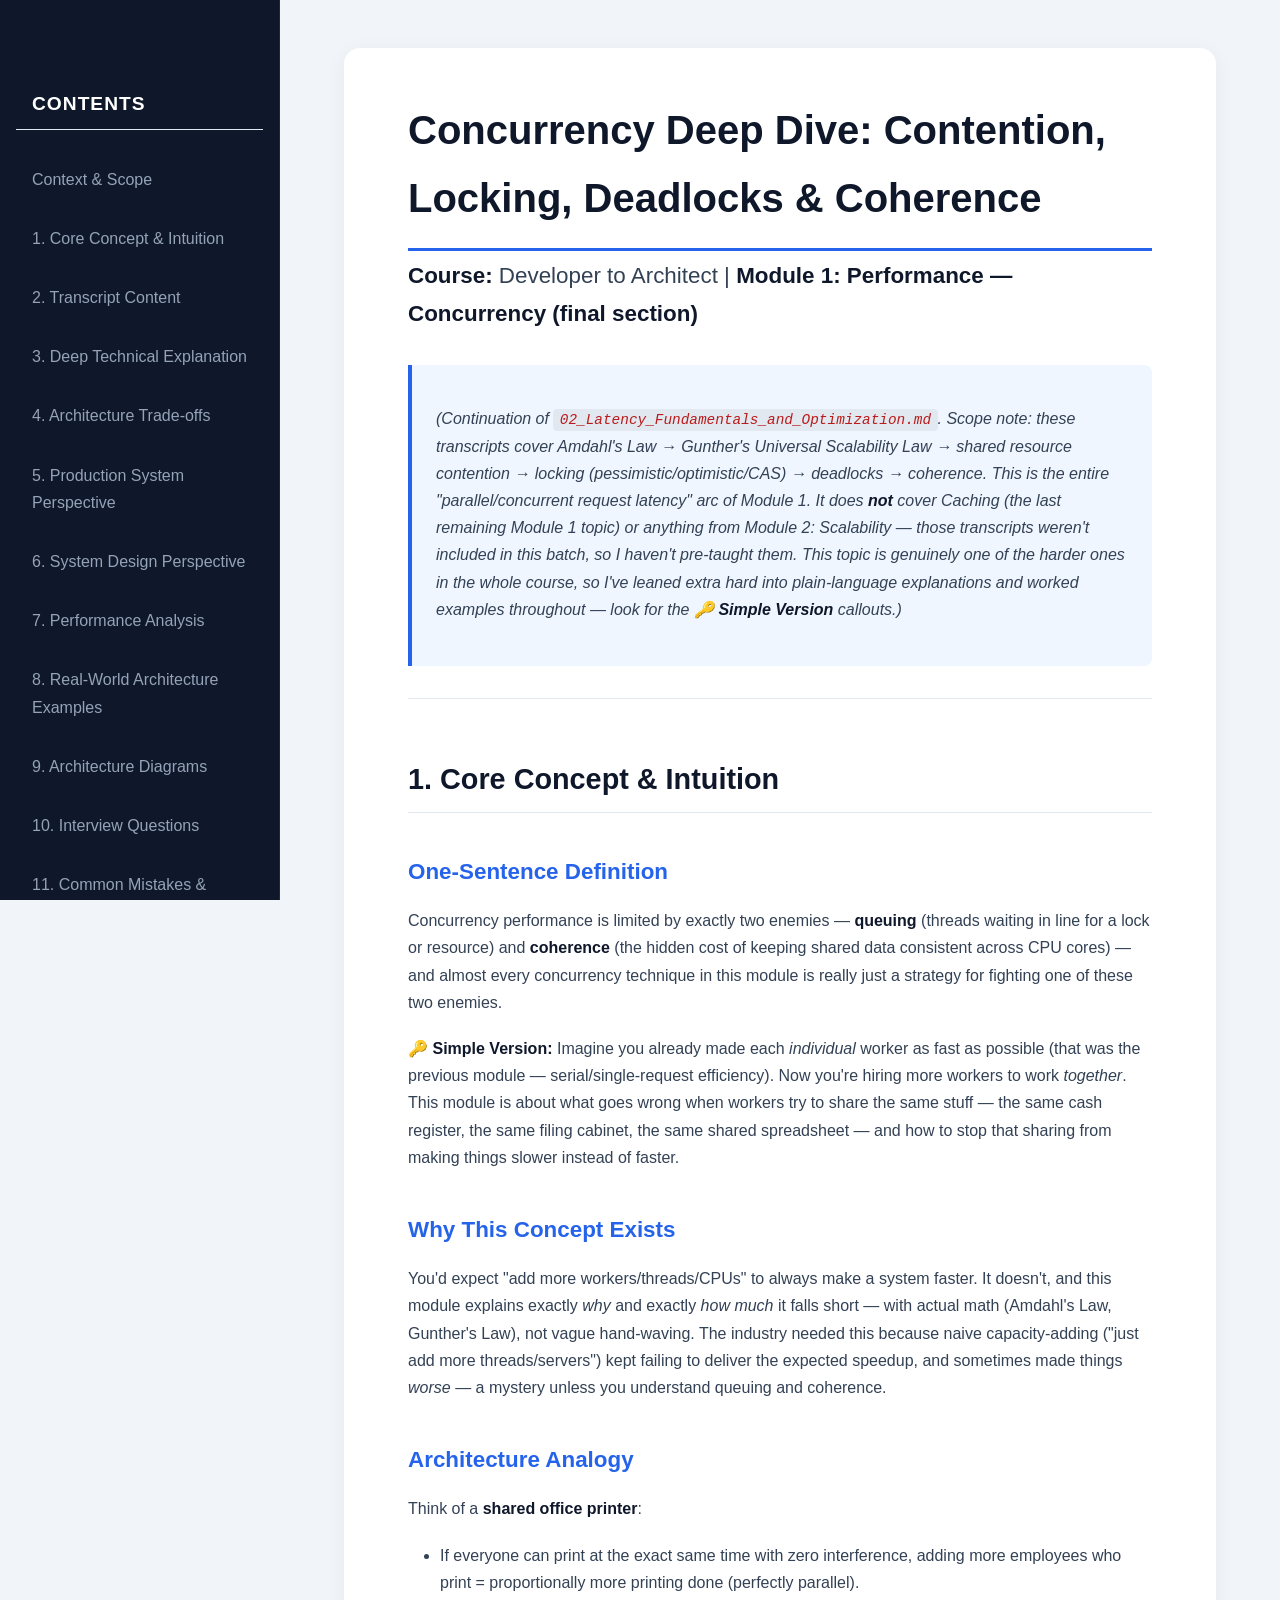
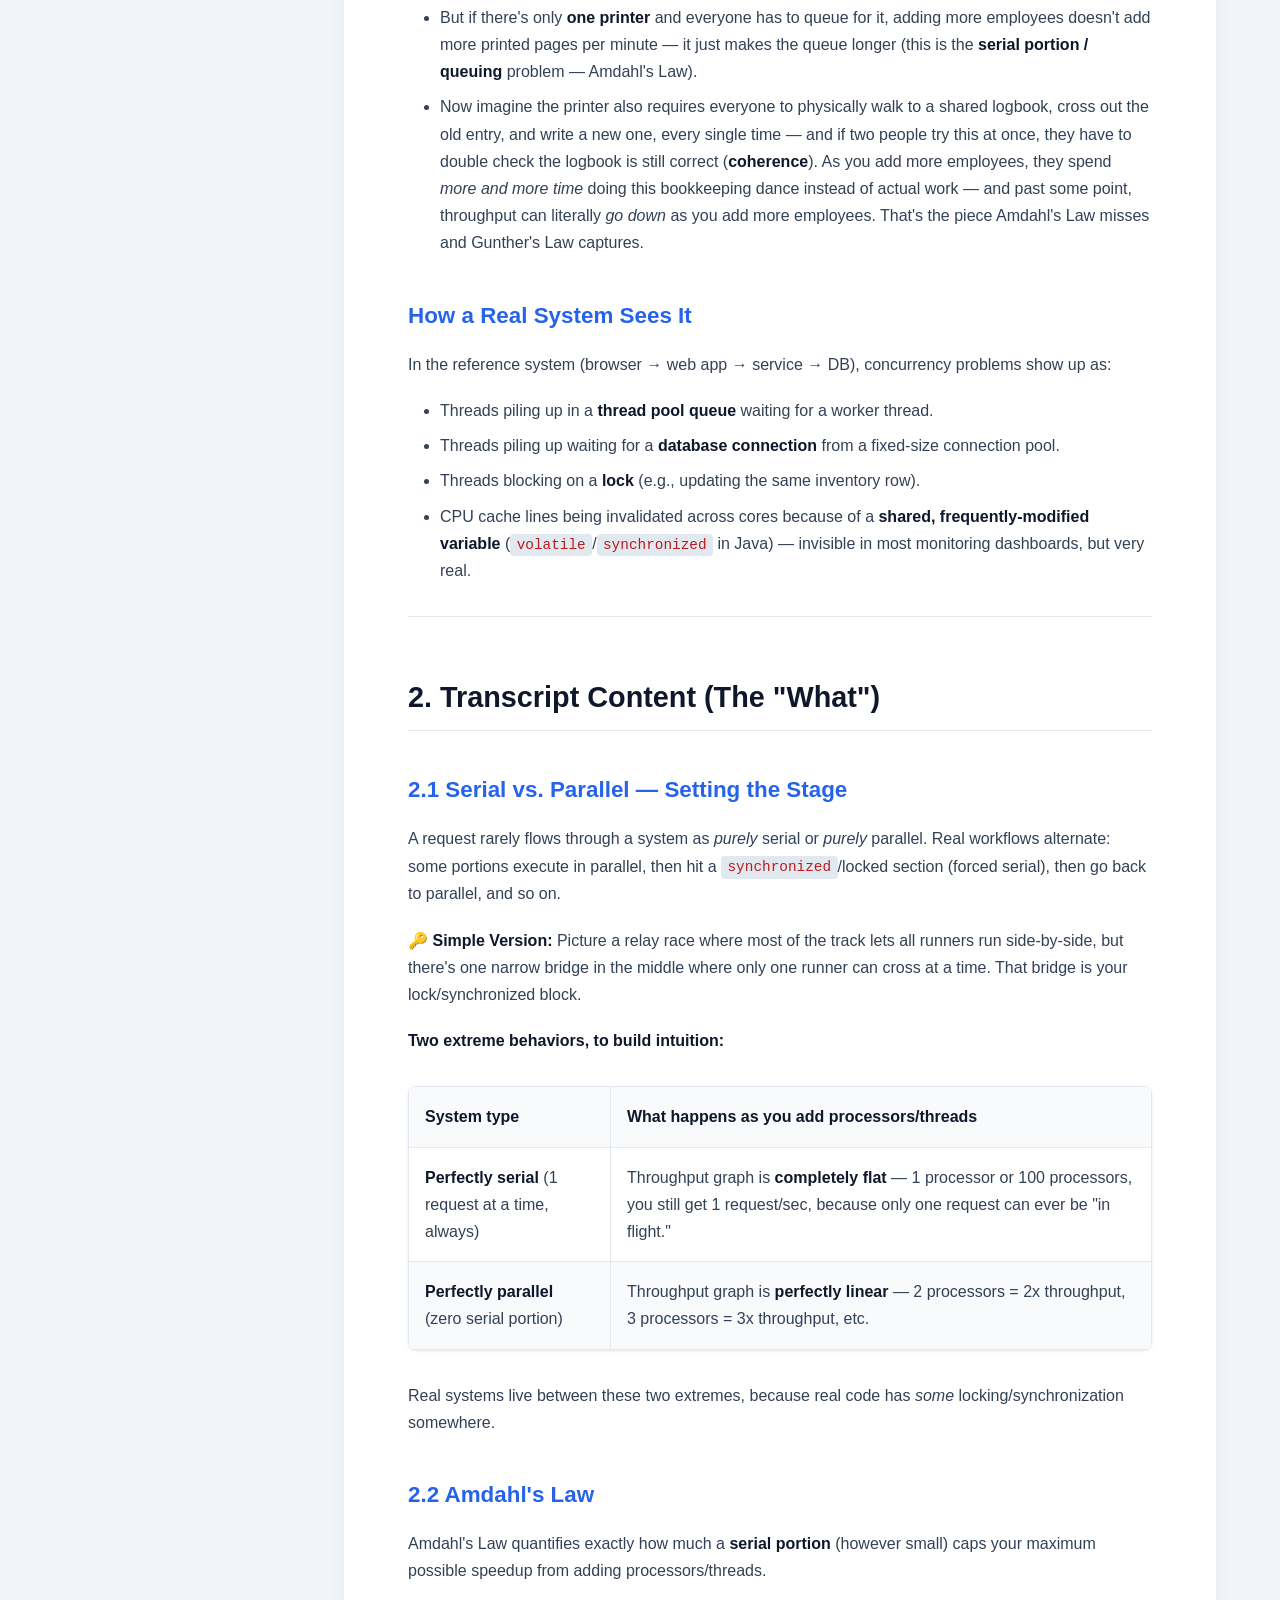
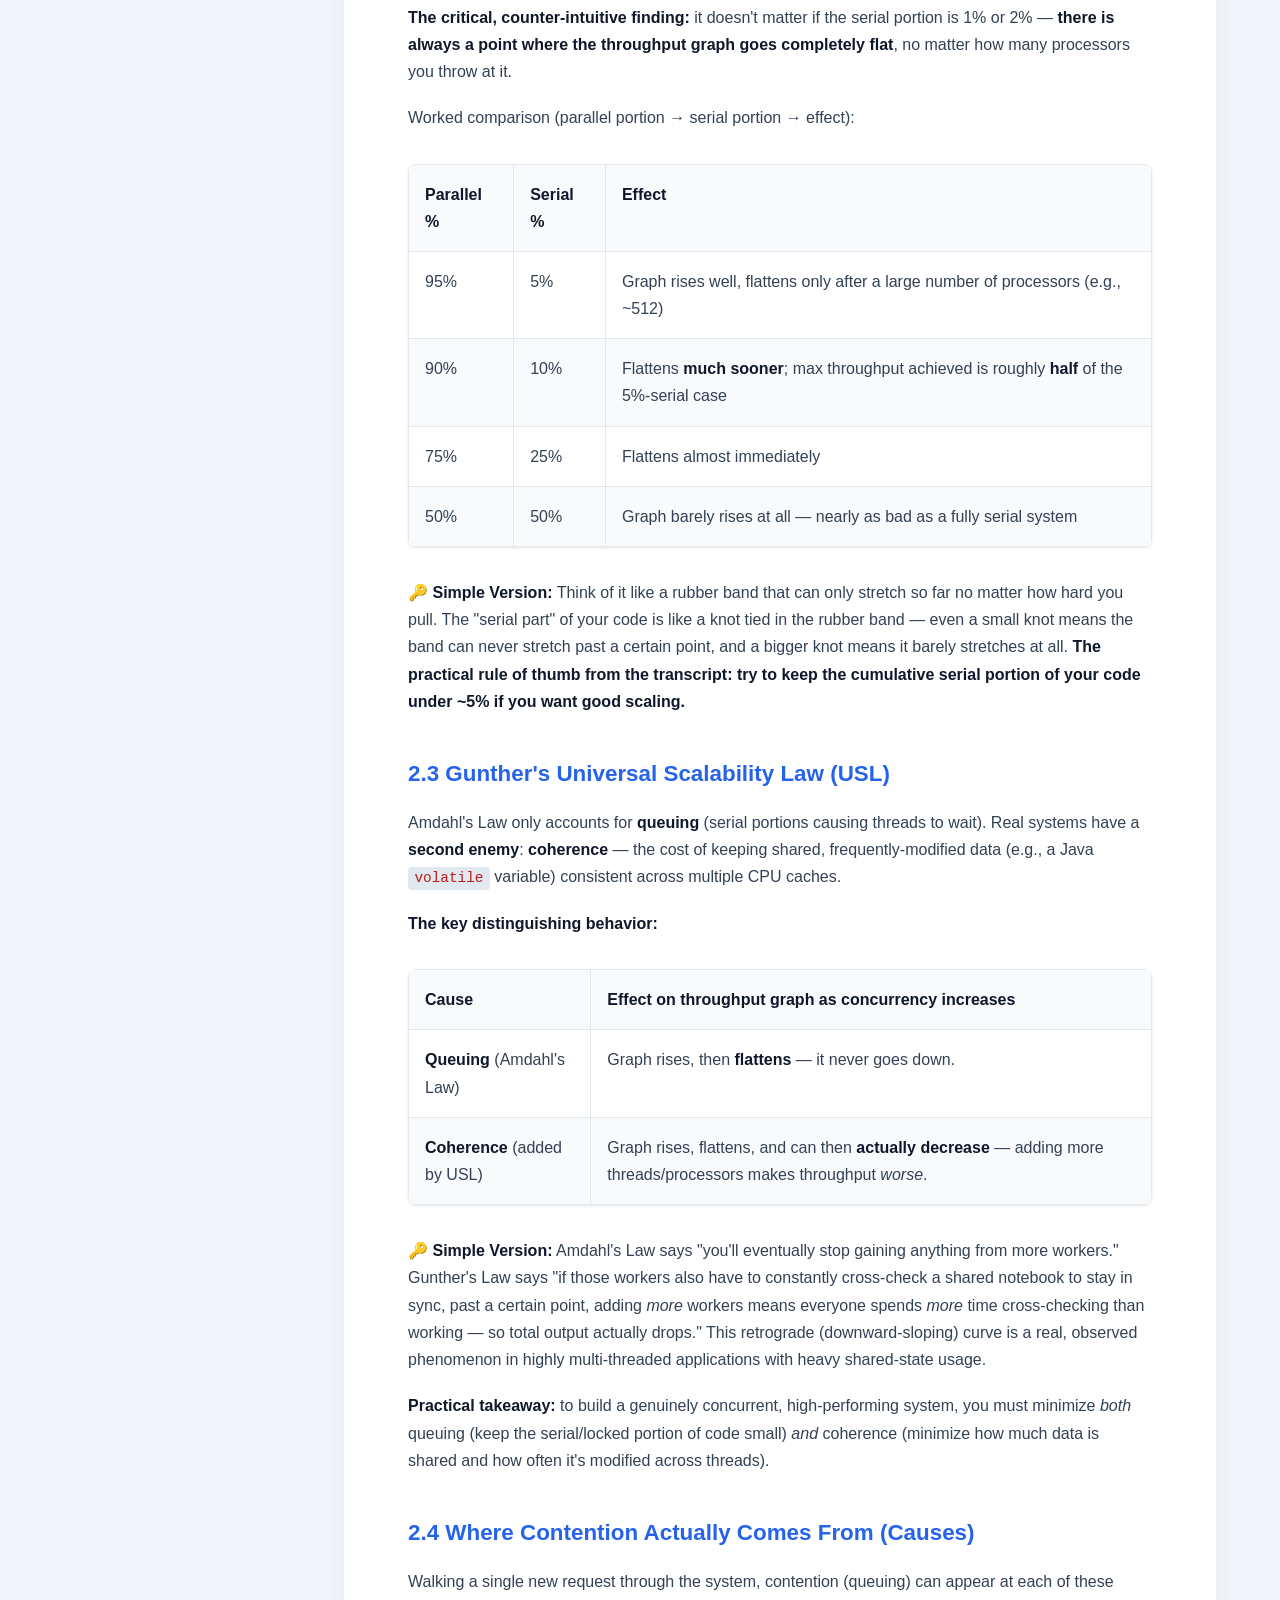
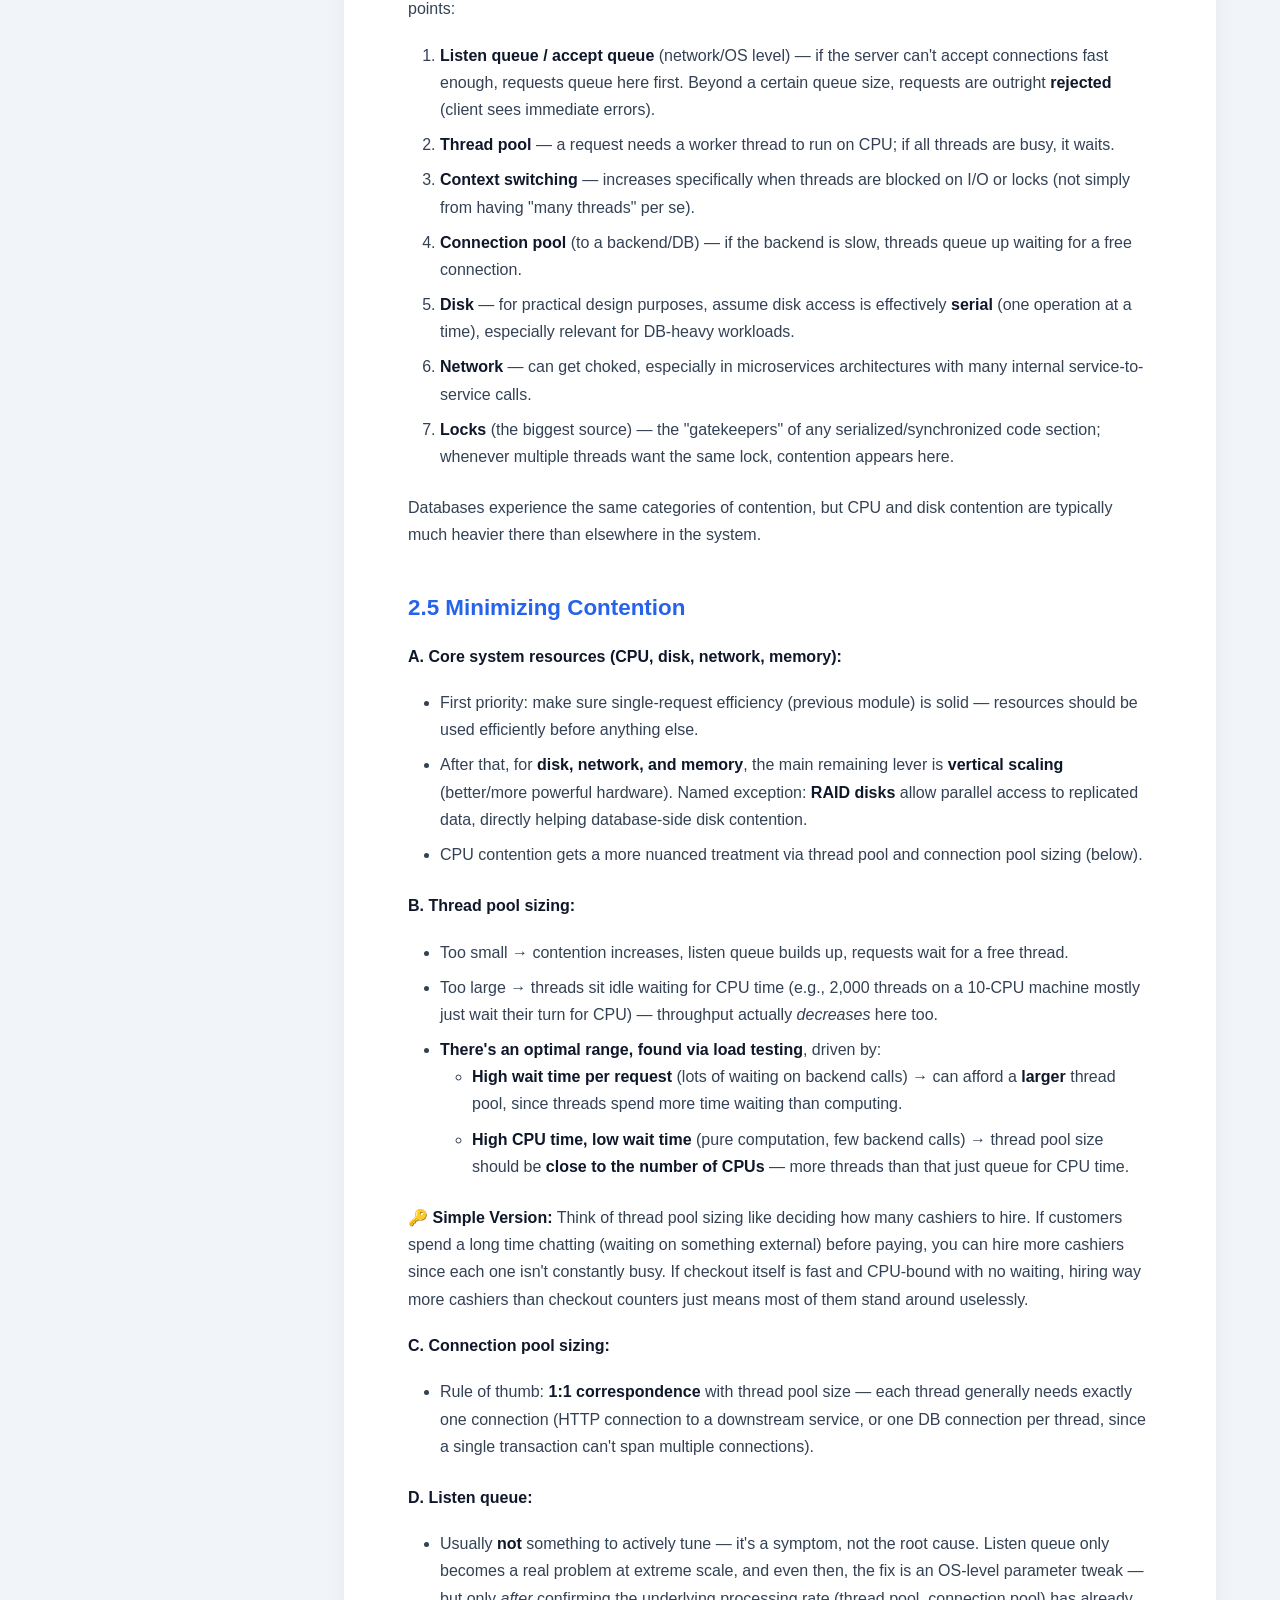
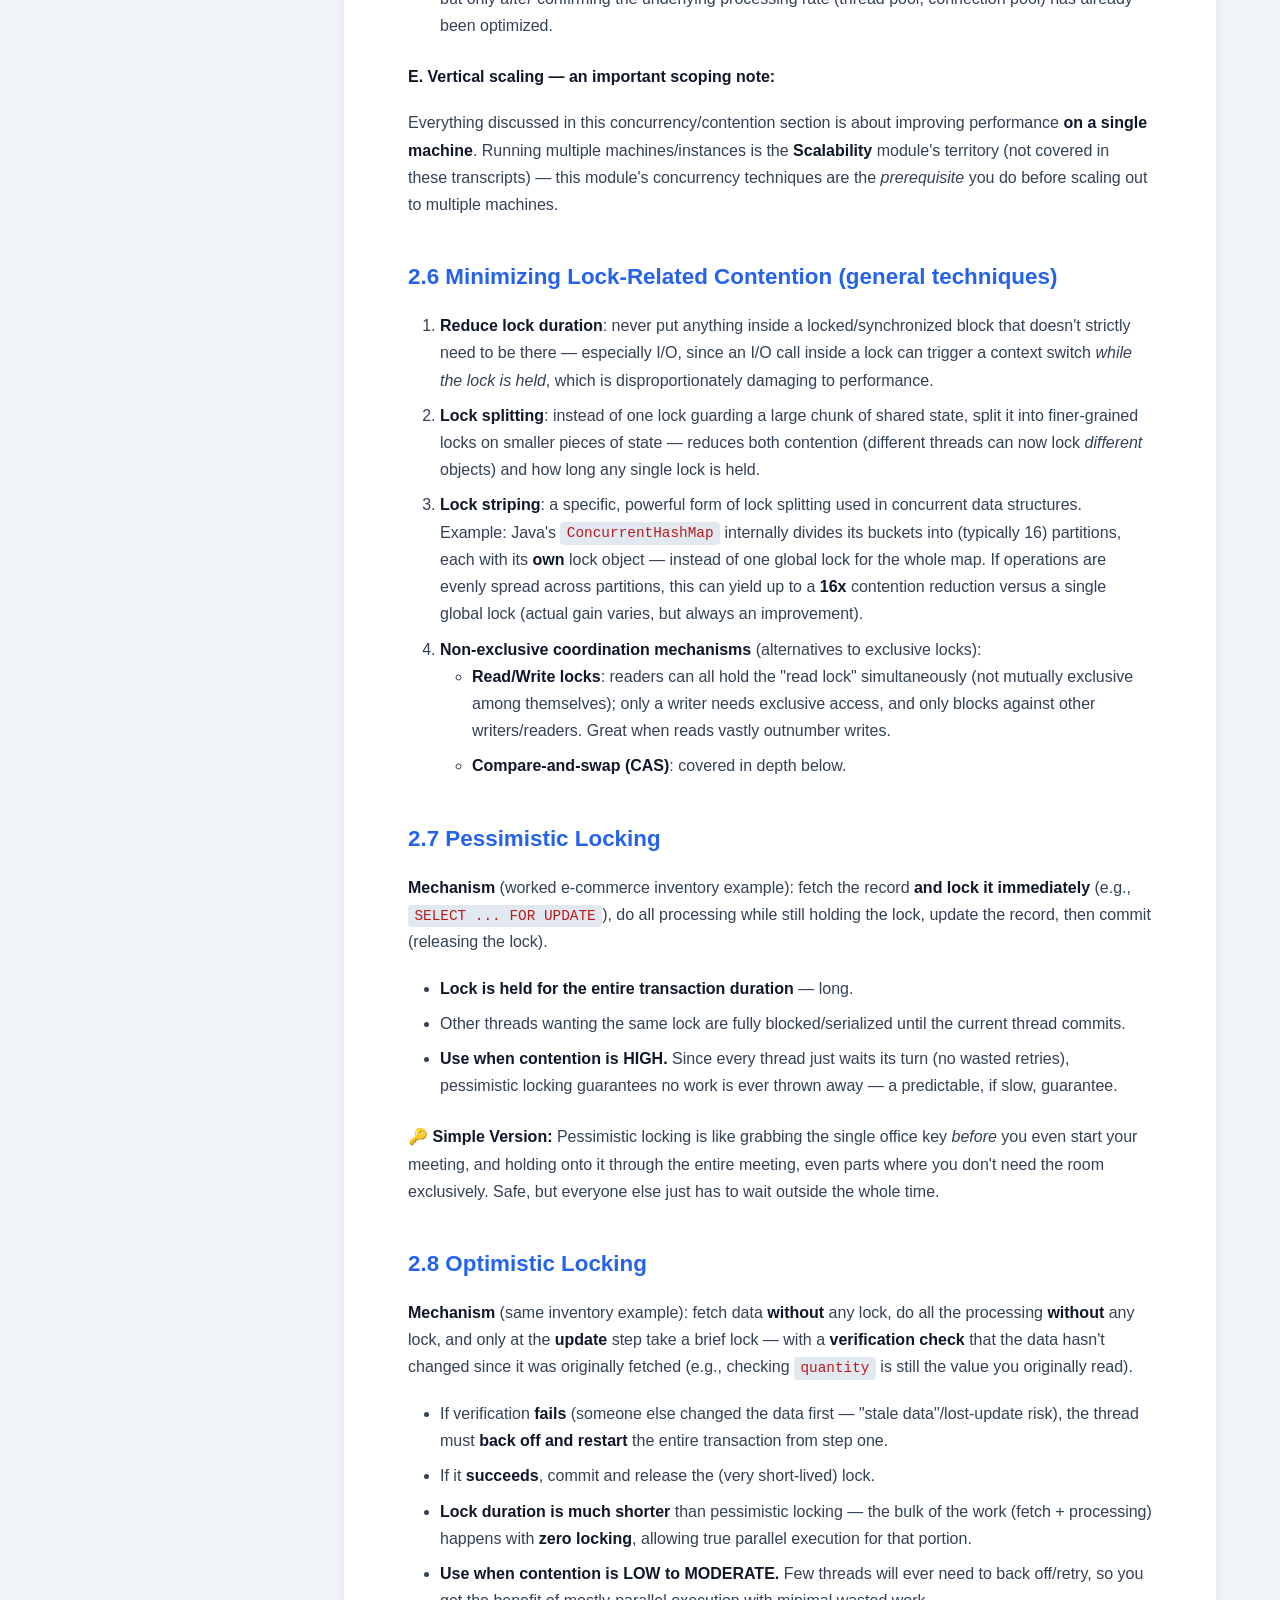
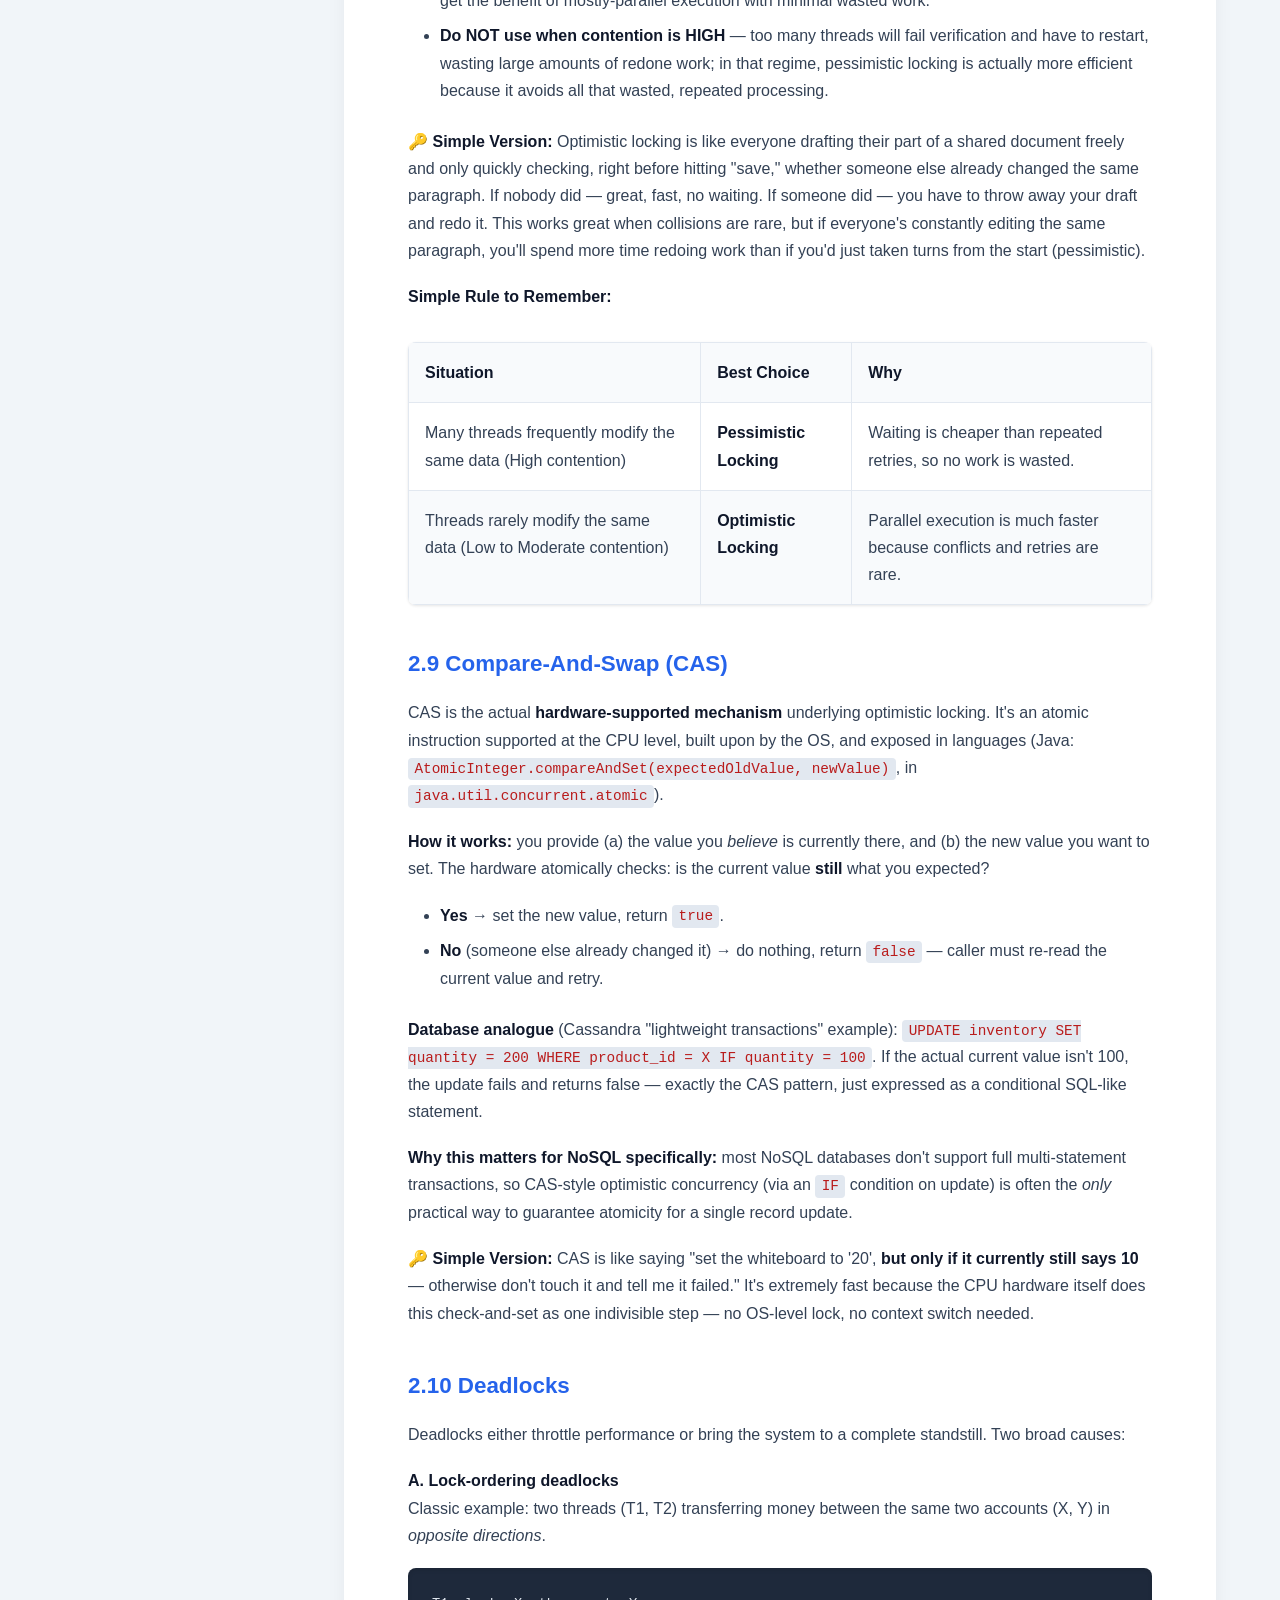
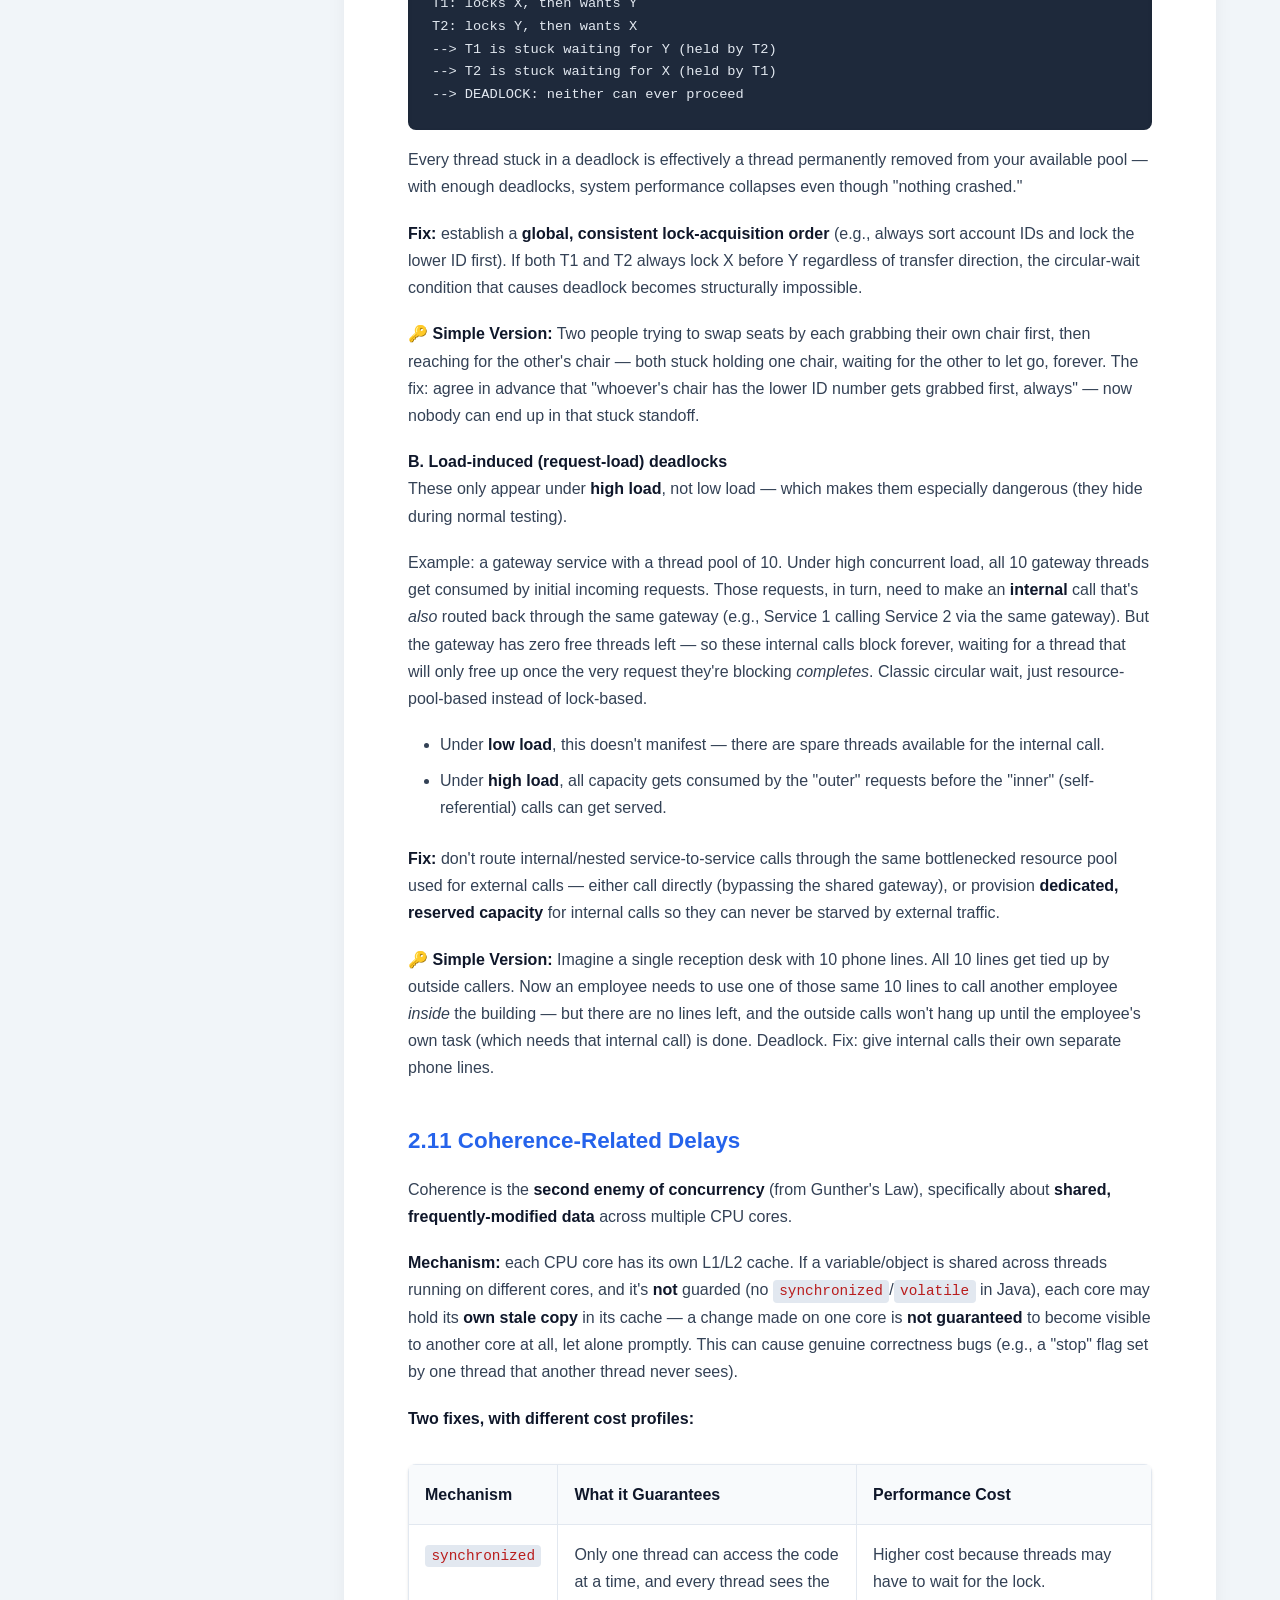
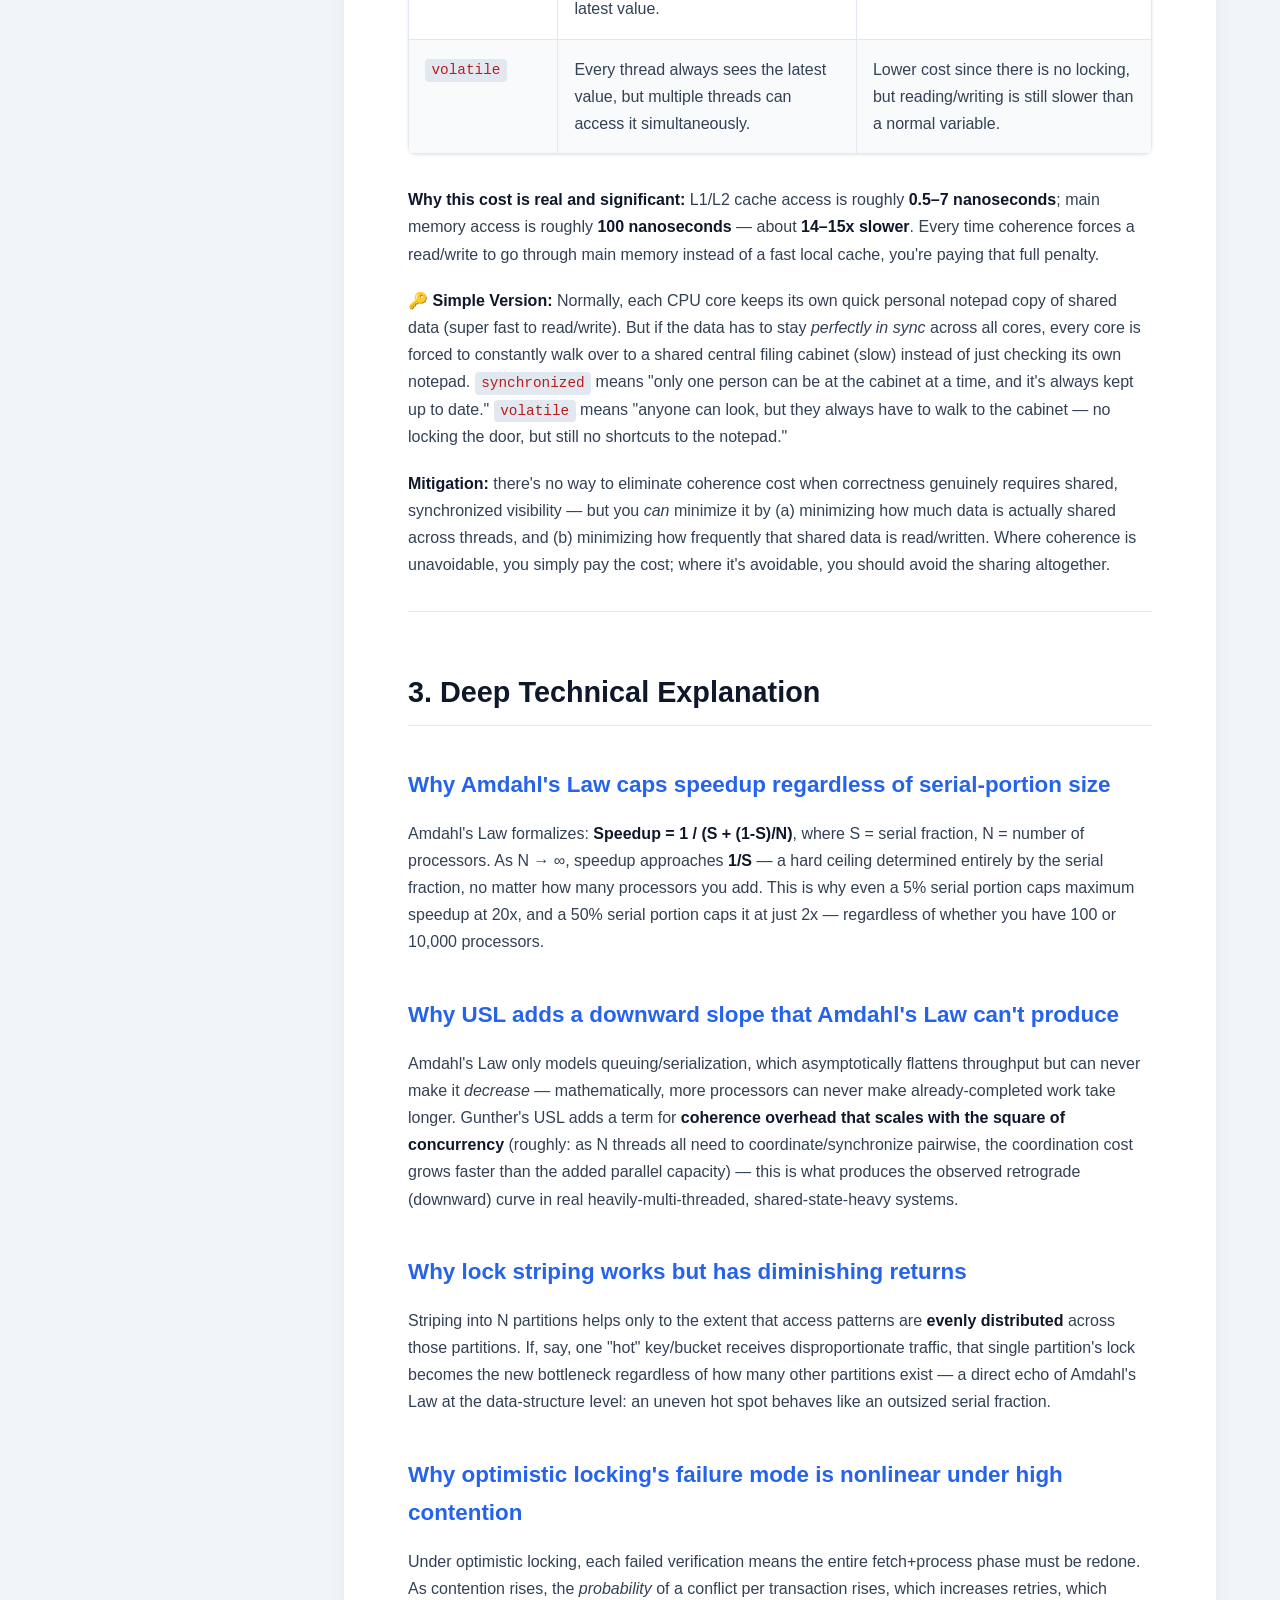
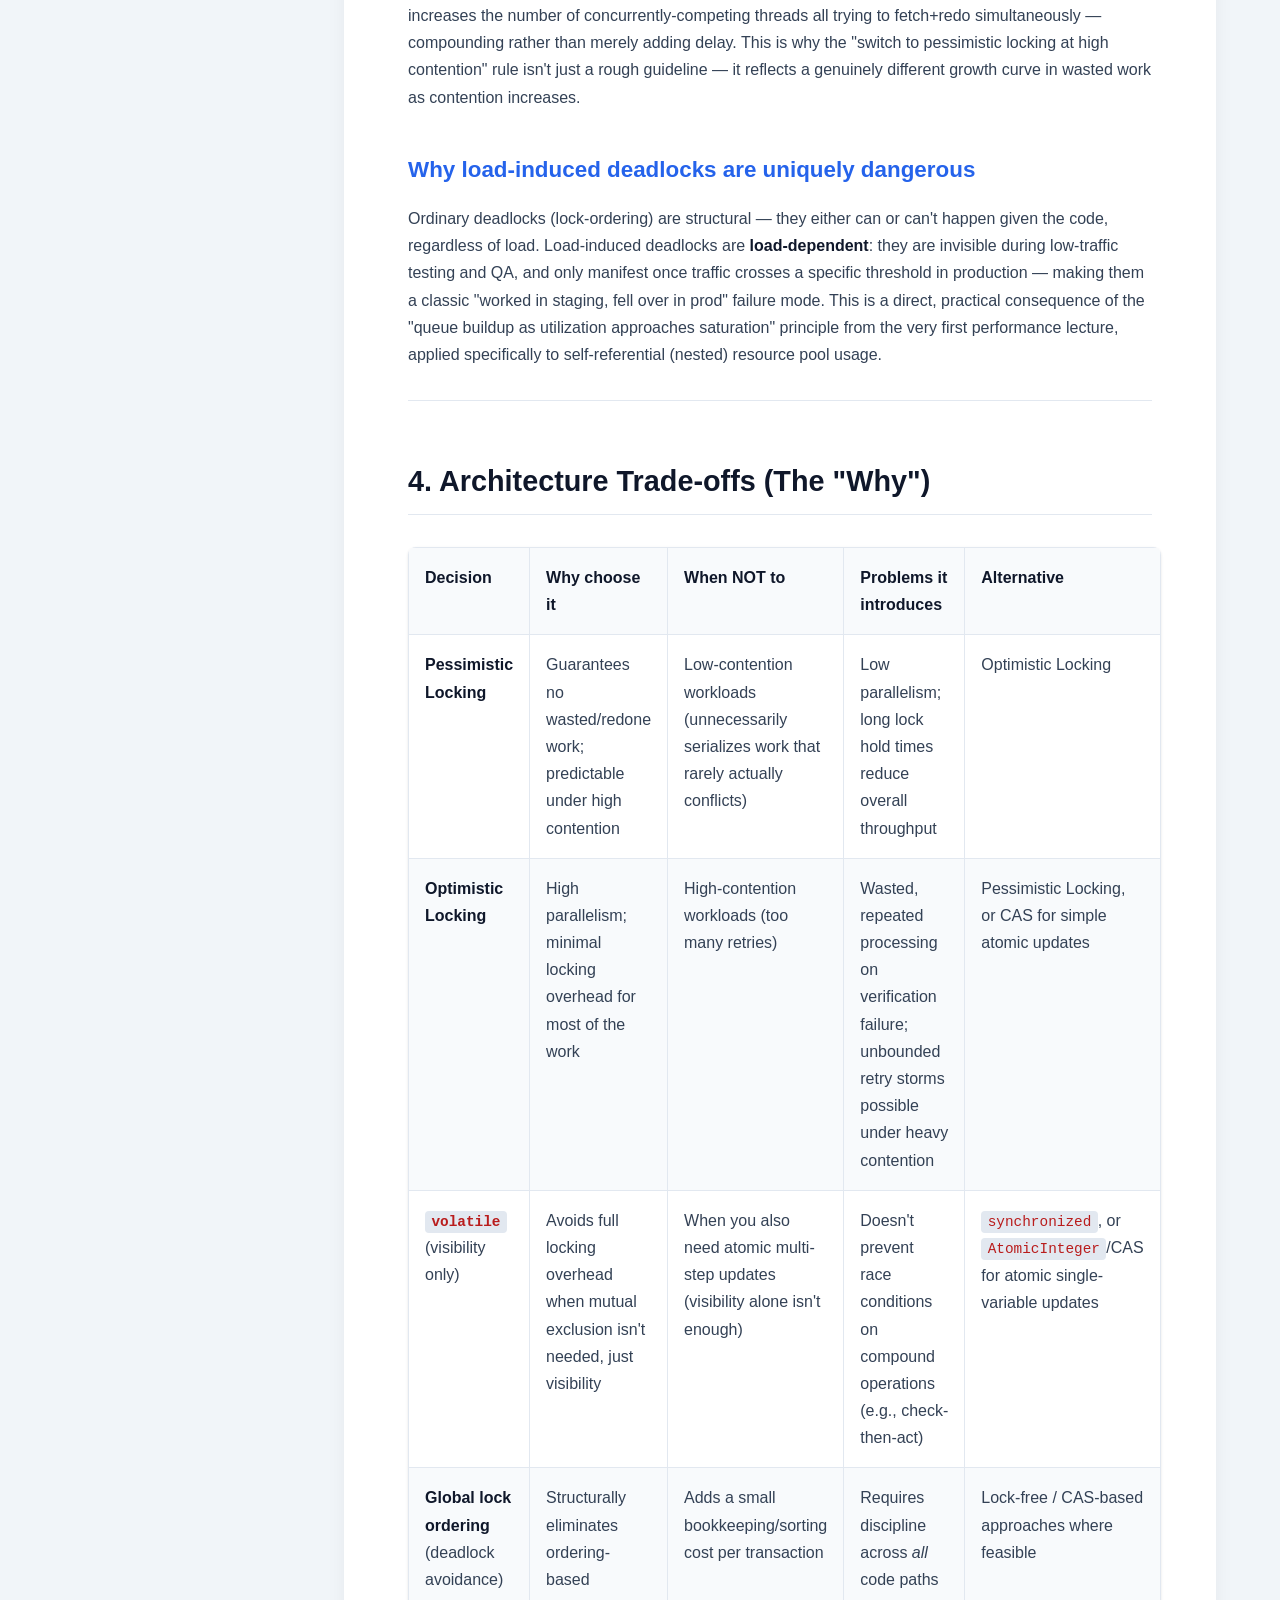
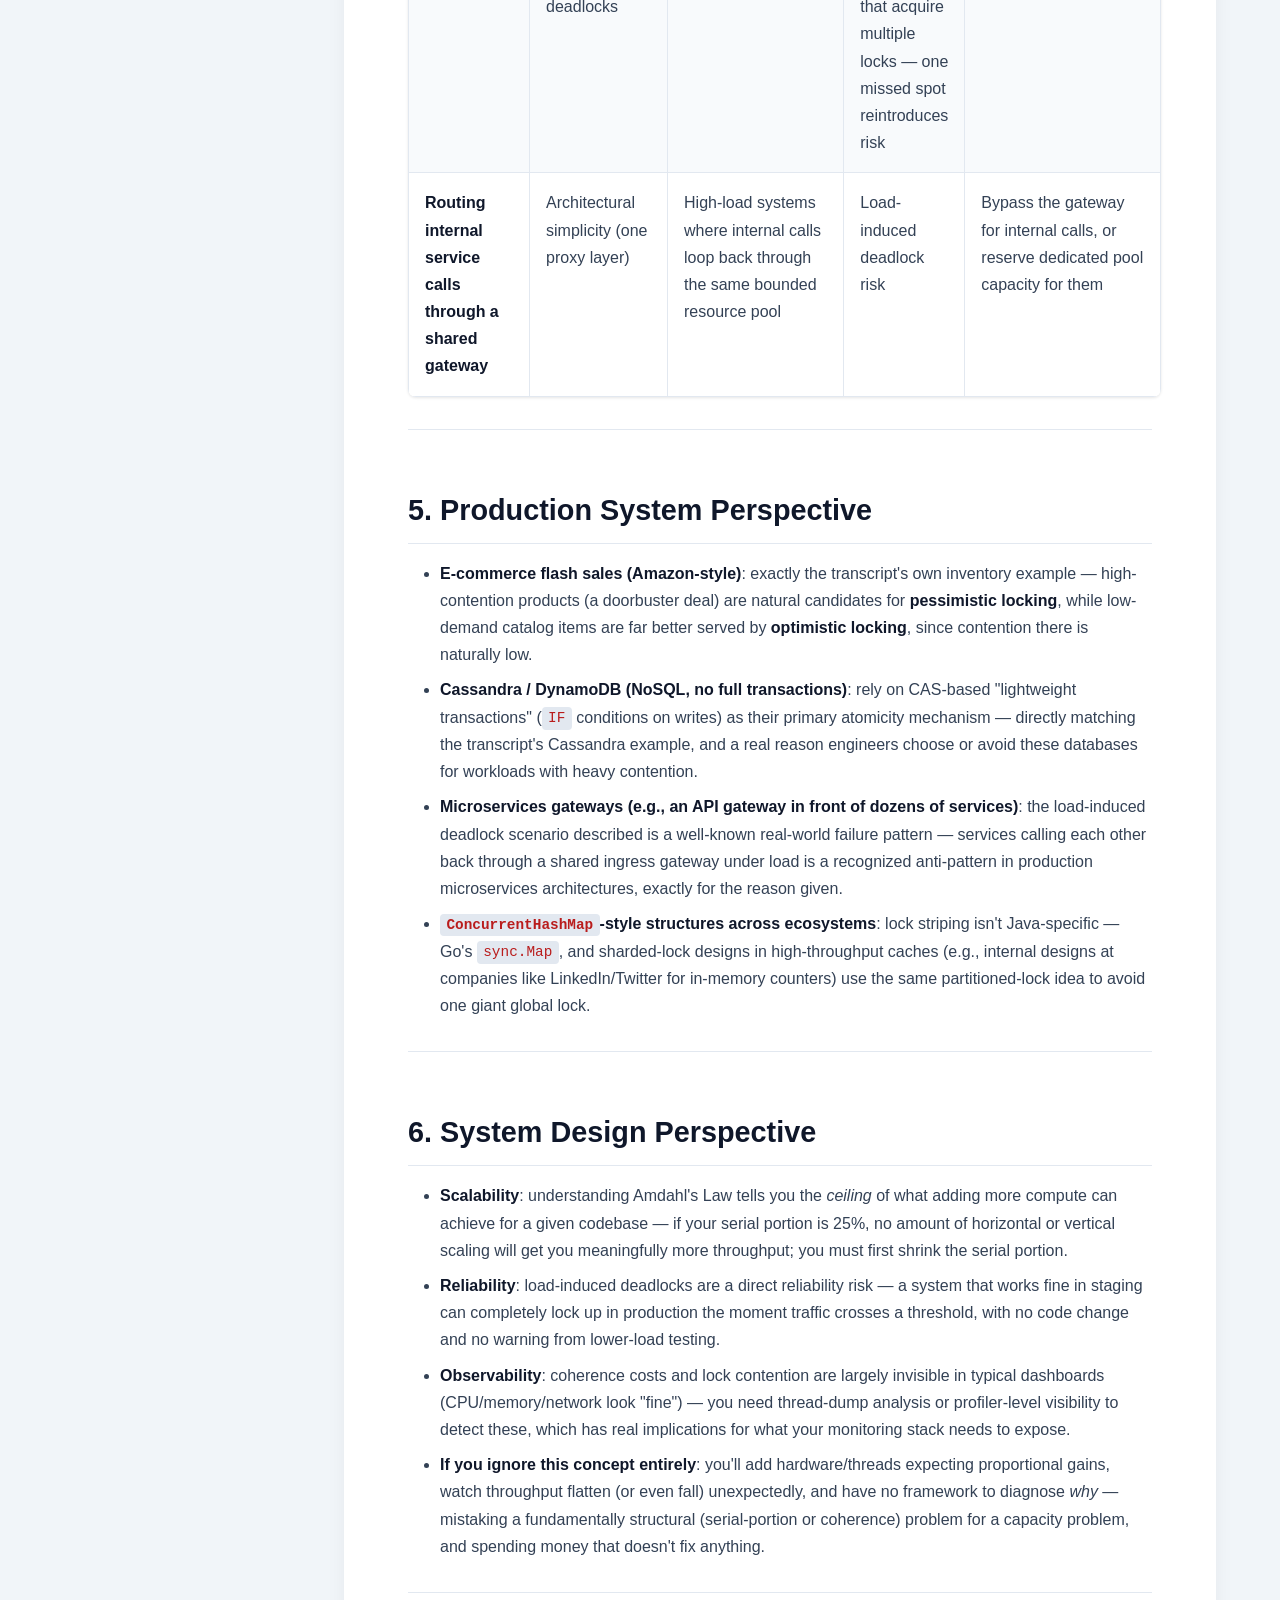
<file: Performance/Concurrency_Deep_Dive:_Contention,_Locking,_Deadlocks_&_Coherence.html>
<!DOCTYPE html>
<html lang="en">
<head>
    <meta charset="UTF-8">
    <meta name="viewport" content="width=device-width, initial-scale=1.0">
    <title>Concurrency Deep Dive: Contention, Locking, Deadlocks & Coherence</title>
    <style>
        :root {
            --sidebar-bg: #0f172a;
            --sidebar-hover: #1e293b;
            --sidebar-text: #94a3b8;
            --sidebar-text-hover: #f8fafc;
            --bg-color: #f1f5f9;
            --card-bg: #ffffff;
            --text-main: #334155;
            --heading-color: #0f172a;
            --primary-accent: #2563eb;
            --code-bg: #1e293b;
            --code-text: #e2e8f0;
            --inline-code-bg: #e2e8f0;
            --inline-code-text: #b91c1c;
            --border-color: #e2e8f0;
        }

        html {
            scroll-behavior: smooth;
        }

        body {
            margin: 0;
            padding: 0;
            font-family: 'Inter', -apple-system, BlinkMacSystemFont, "Segoe UI", Roboto, Helvetica, Arial, sans-serif;
            background-color: var(--bg-color);
            color: var(--text-main);
            display: flex;
            line-height: 1.7;
        }

        /* Sidebar Navigation */
        .sidebar {
            width: 280px;
            height: 100vh;
            background-color: var(--sidebar-bg);
            position: fixed;
            top: 0;
            left: 0;
            overflow-y: auto;
            padding: 2rem 1rem;
            box-sizing: border-box;
            border-right: 1px solid #1e293b;
        }

        .sidebar h2 {
            color: #ffffff;
            font-size: 1.2rem;
            margin-bottom: 1.5rem;
            padding-left: 1rem;
            text-transform: uppercase;
            letter-spacing: 1px;
        }

        .sidebar ul {
            list-style: none;
            padding: 0;
            margin: 0;
        }

        .sidebar li {
            margin-bottom: 0.5rem;
        }

        .sidebar a {
            display: block;
            padding: 0.75rem 1rem;
            color: var(--sidebar-text);
            text-decoration: none;
            border-radius: 8px;
            font-weight: 500;
            transition: all 0.2s ease;
        }

        .sidebar a:hover {
            background-color: var(--sidebar-hover);
            color: var(--sidebar-text-hover);
            padding-left: 1.25rem;
        }

        /* Main Content Area */
        .content-wrapper {
            margin-left: 280px;
            padding: 3rem 5%;
            width: calc(100% - 280px);
            box-sizing: border-box;
        }

        .content {
            background: var(--card-bg);
            padding: 3rem 4rem;
            border-radius: 16px;
            box-shadow: 0 4px 20px rgba(0, 0, 0, 0.05);
            max-width: 1000px;
            margin: 0 auto;
        }

        /* Typography */
        h1, h2, h3, h4 {
            color: var(--heading-color);
            margin-top: 2.5rem;
            margin-bottom: 1rem;
            font-weight: 700;
        }

        h1 {
            font-size: 2.5rem;
            margin-top: 0;
            padding-bottom: 1rem;
            border-bottom: 3px solid var(--primary-accent);
        }

        h2 {
            font-size: 1.8rem;
            padding-bottom: 0.5rem;
            border-bottom: 1px solid var(--border-color);
            padding-top: 1rem;
        }

        h3 {
            font-size: 1.4rem;
            color: var(--primary-accent);
        }

        h4 {
            font-size: 1.1rem;
            color: var(--heading-color);
        }

        p {
            margin-bottom: 1.2rem;
        }

        strong {
            color: var(--heading-color);
        }

        /* Code Blocks */
        pre {
            background-color: var(--code-bg);
            color: var(--code-text);
            padding: 1.5rem;
            border-radius: 8px;
            overflow-x: auto;
            font-family: 'Fira Code', 'Courier New', Courier, monospace;
            font-size: 0.95rem;
            line-height: 1.5;
            box-shadow: inset 0 2px 4px rgba(0,0,0,0.1);
        }

        code {
            background-color: var(--inline-code-bg);
            color: var(--inline-code-text);
            padding: 0.2rem 0.4rem;
            border-radius: 4px;
            font-family: 'Fira Code', 'Courier New', Courier, monospace;
            font-size: 0.9em;
        }

        pre code {
            background-color: transparent;
            color: inherit;
            padding: 0;
        }

        /* Tables */
        table {
            width: 100%;
            border-collapse: collapse;
            margin: 2rem 0;
            background-color: #ffffff;
            border-radius: 8px;
            overflow: hidden;
            box-shadow: 0 1px 3px rgba(0,0,0,0.1);
        }

        th, td {
            padding: 1rem;
            text-align: left;
            border: 1px solid var(--border-color);
            vertical-align: top;
        }

        th {
            background-color: #f8fafc;
            color: var(--heading-color);
            font-weight: 600;
        }

        tr:nth-child(even) {
            background-color: #f8fafc;
        }

        /* Lists */
        ul, ol {
            margin-bottom: 1.5rem;
            padding-left: 2rem;
        }

        li {
            margin-bottom: 0.5rem;
        }

        hr {
            border: 0;
            border-top: 1px solid var(--border-color);
            margin: 2rem 0;
        }

        /* Callouts / Highlight Box */
        .highlight-box {
            background-color: #eff6ff;
            border-left: 4px solid var(--primary-accent);
            padding: 1.5rem;
            margin: 1.5rem 0;
            border-radius: 0 8px 8px 0;
        }

        /* Responsive Design */
        @media (max-width: 900px) {
            .sidebar {
                width: 100%;
                height: auto;
                position: relative;
                padding: 1rem;
            }
            .content-wrapper {
                margin-left: 0;
                width: 100%;
                padding: 1rem;
            }
            .content {
                padding: 1.5rem;
            }
            h1 {
                font-size: 2rem;
            }
        }
    </style>
</head>
<body>

    <!-- Vertical Sidebar -->
    <nav class="sidebar">
        <h2>Contents</h2>
        <ul>
            <li><a href="#intro">Context & Scope</a></li>
            <li><a href="#core-concept">1. Core Concept & Intuition</a></li>
            <li><a href="#transcript-content">2. Transcript Content</a></li>
            <li><a href="#deep-technical">3. Deep Technical Explanation</a></li>
            <li><a href="#architecture-tradeoffs">4. Architecture Trade-offs</a></li>
            <li><a href="#production-perspective">5. Production System Perspective</a></li>
            <li><a href="#system-design">6. System Design Perspective</a></li>
            <li><a href="#performance-analysis">7. Performance Analysis</a></li>
            <li><a href="#real-world-examples">8. Real-World Architecture Examples</a></li>
            <li><a href="#architecture-diagrams">9. Architecture Diagrams</a></li>
            <li><a href="#interview-questions">10. Interview Questions</a></li>
            <li><a href="#common-mistakes">11. Common Mistakes & Misconceptions</a></li>
            <li><a href="#connections">12. Connections to Other Topics</a></li>
        </ul>
    </nav>

    <!-- Main Content -->
    <main class="content-wrapper">
        <div class="content">

            <div id="intro">
                <h1>Concurrency Deep Dive: Contention, Locking, Deadlocks & Coherence</h1>
                <h3 style="color: var(--text-main); font-weight: normal; margin-top: -10px; margin-bottom: 2rem;"><strong>Course:</strong> Developer to Architect | <strong>Module 1: Performance — Concurrency (final section)</strong></h3>
                
                <div class="highlight-box">
                    <p><em>(Continuation of <code>02_Latency_Fundamentals_and_Optimization.md</code>. Scope note: these transcripts cover Amdahl's Law → Gunther's Universal Scalability Law → shared resource contention → locking (pessimistic/optimistic/CAS) → deadlocks → coherence. This is the entire "parallel/concurrent request latency" arc of Module 1. It does <strong>not</strong> cover Caching (the last remaining Module 1 topic) or anything from Module 2: Scalability — those transcripts weren't included in this batch, so I haven't pre-taught them. This topic is genuinely one of the harder ones in the whole course, so I've leaned extra hard into plain-language explanations and worked examples throughout — look for the 🔑 <strong>Simple Version</strong> callouts.)</em></p>
                </div>
                <hr>
            </div>

            <h2 id="core-concept">1. Core Concept & Intuition</h2>
            
            <h3>One-Sentence Definition</h3>
            <p>Concurrency performance is limited by exactly two enemies — <strong>queuing</strong> (threads waiting in line for a lock or resource) and <strong>coherence</strong> (the hidden cost of keeping shared data consistent across CPU cores) — and almost every concurrency technique in this module is really just a strategy for fighting one of these two enemies.</p>

            <p>🔑 <strong>Simple Version:</strong> Imagine you already made each <em>individual</em> worker as fast as possible (that was the previous module — serial/single-request efficiency). Now you're hiring more workers to work <em>together</em>. This module is about what goes wrong when workers try to share the same stuff — the same cash register, the same filing cabinet, the same shared spreadsheet — and how to stop that sharing from making things slower instead of faster.</p>

            <h3>Why This Concept Exists</h3>
            <p>You'd expect "add more workers/threads/CPUs" to always make a system faster. It doesn't, and this module explains exactly <em>why</em> and exactly <em>how much</em> it falls short — with actual math (Amdahl's Law, Gunther's Law), not vague hand-waving. The industry needed this because naive capacity-adding ("just add more threads/servers") kept failing to deliver the expected speedup, and sometimes made things <em>worse</em> — a mystery unless you understand queuing and coherence.</p>

            <h3>Architecture Analogy</h3>
            <p>Think of a <strong>shared office printer</strong>:</p>
            <ul>
                <li>If everyone can print at the exact same time with zero interference, adding more employees who print = proportionally more printing done (perfectly parallel).</li>
                <li>But if there's only <strong>one printer</strong> and everyone has to queue for it, adding more employees doesn't add more printed pages per minute — it just makes the queue longer (this is the <strong>serial portion / queuing</strong> problem — Amdahl's Law).</li>
                <li>Now imagine the printer also requires everyone to physically walk to a shared logbook, cross out the old entry, and write a new one, every single time — and if two people try this at once, they have to double check the logbook is still correct (<strong>coherence</strong>). As you add more employees, they spend <em>more and more time</em> doing this bookkeeping dance instead of actual work — and past some point, throughput can literally <em>go down</em> as you add more employees. That's the piece Amdahl's Law misses and Gunther's Law captures.</li>
            </ul>

            <h3>How a Real System Sees It</h3>
            <p>In the reference system (browser → web app → service → DB), concurrency problems show up as:</p>
            <ul>
                <li>Threads piling up in a <strong>thread pool queue</strong> waiting for a worker thread.</li>
                <li>Threads piling up waiting for a <strong>database connection</strong> from a fixed-size connection pool.</li>
                <li>Threads blocking on a <strong>lock</strong> (e.g., updating the same inventory row).</li>
                <li>CPU cache lines being invalidated across cores because of a <strong>shared, frequently-modified variable</strong> (<code>volatile</code>/<code>synchronized</code> in Java) — invisible in most monitoring dashboards, but very real.</li>
            </ul>

            <hr>

            <h2 id="transcript-content">2. Transcript Content (The "What")</h2>
            
            <h3>2.1 Serial vs. Parallel — Setting the Stage</h3>
            <p>A request rarely flows through a system as <em>purely</em> serial or <em>purely</em> parallel. Real workflows alternate: some portions execute in parallel, then hit a <code>synchronized</code>/locked section (forced serial), then go back to parallel, and so on.</p>

            <p>🔑 <strong>Simple Version:</strong> Picture a relay race where most of the track lets all runners run side-by-side, but there's one narrow bridge in the middle where only one runner can cross at a time. That bridge is your lock/synchronized block.</p>

            <p><strong>Two extreme behaviors, to build intuition:</strong></p>

            <table>
                <thead>
                    <tr>
                        <th>System type</th>
                        <th>What happens as you add processors/threads</th>
                    </tr>
                </thead>
                <tbody>
                    <tr>
                        <td><strong>Perfectly serial</strong> (1 request at a time, always)</td>
                        <td>Throughput graph is <strong>completely flat</strong> — 1 processor or 100 processors, you still get 1 request/sec, because only one request can ever be "in flight."</td>
                    </tr>
                    <tr>
                        <td><strong>Perfectly parallel</strong> (zero serial portion)</td>
                        <td>Throughput graph is <strong>perfectly linear</strong> — 2 processors = 2x throughput, 3 processors = 3x throughput, etc.</td>
                    </tr>
                </tbody>
            </table>

            <p>Real systems live between these two extremes, because real code has <em>some</em> locking/synchronization somewhere.</p>

            <h3>2.2 Amdahl's Law</h3>
            <p>Amdahl's Law quantifies exactly how much a <strong>serial portion</strong> (however small) caps your maximum possible speedup from adding processors/threads.</p>

            <p><strong>The critical, counter-intuitive finding:</strong> it doesn't matter if the serial portion is 1% or 2% — <strong>there is always a point where the throughput graph goes completely flat</strong>, no matter how many processors you throw at it.</p>

            <p>Worked comparison (parallel portion → serial portion → effect):</p>

            <table>
                <thead>
                    <tr>
                        <th>Parallel %</th>
                        <th>Serial %</th>
                        <th>Effect</th>
                    </tr>
                </thead>
                <tbody>
                    <tr>
                        <td>95%</td>
                        <td>5%</td>
                        <td>Graph rises well, flattens only after a large number of processors (e.g., ~512)</td>
                    </tr>
                    <tr>
                        <td>90%</td>
                        <td>10%</td>
                        <td>Flattens <strong>much sooner</strong>; max throughput achieved is roughly <strong>half</strong> of the 5%-serial case</td>
                    </tr>
                    <tr>
                        <td>75%</td>
                        <td>25%</td>
                        <td>Flattens almost immediately</td>
                    </tr>
                    <tr>
                        <td>50%</td>
                        <td>50%</td>
                        <td>Graph barely rises at all — nearly as bad as a fully serial system</td>
                    </tr>
                </tbody>
            </table>

            <p>🔑 <strong>Simple Version:</strong> Think of it like a rubber band that can only stretch so far no matter how hard you pull. The "serial part" of your code is like a knot tied in the rubber band — even a small knot means the band can never stretch past a certain point, and a bigger knot means it barely stretches at all. <strong>The practical rule of thumb from the transcript: try to keep the cumulative serial portion of your code under ~5% if you want good scaling.</strong></p>

            <h3>2.3 Gunther's Universal Scalability Law (USL)</h3>
            <p>Amdahl's Law only accounts for <strong>queuing</strong> (serial portions causing threads to wait). Real systems have a <strong>second enemy</strong>: <strong>coherence</strong> — the cost of keeping shared, frequently-modified data (e.g., a Java <code>volatile</code> variable) consistent across multiple CPU caches.</p>

            <p><strong>The key distinguishing behavior:</strong></p>

            <table>
                <thead>
                    <tr>
                        <th>Cause</th>
                        <th>Effect on throughput graph as concurrency increases</th>
                    </tr>
                </thead>
                <tbody>
                    <tr>
                        <td><strong>Queuing</strong> (Amdahl's Law)</td>
                        <td>Graph rises, then <strong>flattens</strong> — it never goes down.</td>
                    </tr>
                    <tr>
                        <td><strong>Coherence</strong> (added by USL)</td>
                        <td>Graph rises, flattens, and can then <strong>actually decrease</strong> — adding more threads/processors makes throughput <em>worse</em>.</td>
                    </tr>
                </tbody>
            </table>

            <p>🔑 <strong>Simple Version:</strong> Amdahl's Law says "you'll eventually stop gaining anything from more workers." Gunther's Law says "if those workers also have to constantly cross-check a shared notebook to stay in sync, past a certain point, adding <em>more</em> workers means everyone spends <em>more</em> time cross-checking than working — so total output actually drops." This retrograde (downward-sloping) curve is a real, observed phenomenon in highly multi-threaded applications with heavy shared-state usage.</p>

            <p><strong>Practical takeaway:</strong> to build a genuinely concurrent, high-performing system, you must minimize <em>both</em> queuing (keep the serial/locked portion of code small) <em>and</em> coherence (minimize how much data is shared and how often it's modified across threads).</p>

            <h3>2.4 Where Contention Actually Comes From (Causes)</h3>
            <p>Walking a single new request through the system, contention (queuing) can appear at each of these points:</p>

            <ol>
                <li><strong>Listen queue / accept queue</strong> (network/OS level) — if the server can't accept connections fast enough, requests queue here first. Beyond a certain queue size, requests are outright <strong>rejected</strong> (client sees immediate errors).</li>
                <li><strong>Thread pool</strong> — a request needs a worker thread to run on CPU; if all threads are busy, it waits.</li>
                <li><strong>Context switching</strong> — increases specifically when threads are blocked on I/O or locks (not simply from having "many threads" per se).</li>
                <li><strong>Connection pool</strong> (to a backend/DB) — if the backend is slow, threads queue up waiting for a free connection.</li>
                <li><strong>Disk</strong> — for practical design purposes, assume disk access is effectively <strong>serial</strong> (one operation at a time), especially relevant for DB-heavy workloads.</li>
                <li><strong>Network</strong> — can get choked, especially in microservices architectures with many internal service-to-service calls.</li>
                <li><strong>Locks</strong> (the biggest source) — the "gatekeepers" of any serialized/synchronized code section; whenever multiple threads want the same lock, contention appears here.</li>
            </ol>

            <p>Databases experience the same categories of contention, but CPU and disk contention are typically much heavier there than elsewhere in the system.</p>

            <h3>2.5 Minimizing Contention</h3>

            <p><strong>A. Core system resources (CPU, disk, network, memory):</strong></p>
            <ul>
                <li>First priority: make sure single-request efficiency (previous module) is solid — resources should be used efficiently before anything else.</li>
                <li>After that, for <strong>disk, network, and memory</strong>, the main remaining lever is <strong>vertical scaling</strong> (better/more powerful hardware). Named exception: <strong>RAID disks</strong> allow parallel access to replicated data, directly helping database-side disk contention.</li>
                <li>CPU contention gets a more nuanced treatment via thread pool and connection pool sizing (below).</li>
            </ul>

            <p><strong>B. Thread pool sizing:</strong></p>
            <ul>
                <li>Too small → contention increases, listen queue builds up, requests wait for a free thread.</li>
                <li>Too large → threads sit idle waiting for CPU time (e.g., 2,000 threads on a 10-CPU machine mostly just wait their turn for CPU) — throughput actually <em>decreases</em> here too.</li>
                <li><strong>There's an optimal range, found via load testing</strong>, driven by:
                    <ul>
                        <li><strong>High wait time per request</strong> (lots of waiting on backend calls) → can afford a <strong>larger</strong> thread pool, since threads spend more time waiting than computing.</li>
                        <li><strong>High CPU time, low wait time</strong> (pure computation, few backend calls) → thread pool size should be <strong>close to the number of CPUs</strong> — more threads than that just queue for CPU time.</li>
                    </ul>
                </li>
            </ul>

            <p>🔑 <strong>Simple Version:</strong> Think of thread pool sizing like deciding how many cashiers to hire. If customers spend a long time chatting (waiting on something external) before paying, you can hire more cashiers since each one isn't constantly busy. If checkout itself is fast and CPU-bound with no waiting, hiring way more cashiers than checkout counters just means most of them stand around uselessly.</p>

            <p><strong>C. Connection pool sizing:</strong></p>
            <ul>
                <li>Rule of thumb: <strong>1:1 correspondence</strong> with thread pool size — each thread generally needs exactly one connection (HTTP connection to a downstream service, or one DB connection per thread, since a single transaction can't span multiple connections).</li>
            </ul>

            <p><strong>D. Listen queue:</strong></p>
            <ul>
                <li>Usually <strong>not</strong> something to actively tune — it's a symptom, not the root cause. Listen queue only becomes a real problem at extreme scale, and even then, the fix is an OS-level parameter tweak — but only <em>after</em> confirming the underlying processing rate (thread pool, connection pool) has already been optimized.</li>
            </ul>

            <p><strong>E. Vertical scaling — an important scoping note:</strong></p>
            <p>Everything discussed in this concurrency/contention section is about improving performance <strong>on a single machine</strong>. Running multiple machines/instances is the <strong>Scalability</strong> module's territory (not covered in these transcripts) — this module's concurrency techniques are the <em>prerequisite</em> you do before scaling out to multiple machines.</p>

            <h3>2.6 Minimizing Lock-Related Contention (general techniques)</h3>
            <ol>
                <li><strong>Reduce lock duration</strong>: never put anything inside a locked/synchronized block that doesn't strictly need to be there — especially I/O, since an I/O call inside a lock can trigger a context switch <em>while the lock is held</em>, which is disproportionately damaging to performance.</li>
                <li><strong>Lock splitting</strong>: instead of one lock guarding a large chunk of shared state, split it into finer-grained locks on smaller pieces of state — reduces both contention (different threads can now lock <em>different</em> objects) and how long any single lock is held.</li>
                <li><strong>Lock striping</strong>: a specific, powerful form of lock splitting used in concurrent data structures. Example: Java's <code>ConcurrentHashMap</code> internally divides its buckets into (typically 16) partitions, each with its <strong>own</strong> lock object — instead of one global lock for the whole map. If operations are evenly spread across partitions, this can yield up to a <strong>16x</strong> contention reduction versus a single global lock (actual gain varies, but always an improvement).</li>
                <li><strong>Non-exclusive coordination mechanisms</strong> (alternatives to exclusive locks):
                    <ul>
                        <li><strong>Read/Write locks</strong>: readers can all hold the "read lock" simultaneously (not mutually exclusive among themselves); only a writer needs exclusive access, and only blocks against other writers/readers. Great when reads vastly outnumber writes.</li>
                        <li><strong>Compare-and-swap (CAS)</strong>: covered in depth below.</li>
                    </ul>
                </li>
            </ol>

            <h3>2.7 Pessimistic Locking</h3>
            <p><strong>Mechanism</strong> (worked e-commerce inventory example): fetch the record <strong>and lock it immediately</strong> (e.g., <code>SELECT ... FOR UPDATE</code>), do all processing while still holding the lock, update the record, then commit (releasing the lock).</p>
            <ul>
                <li><strong>Lock is held for the entire transaction duration</strong> — long.</li>
                <li>Other threads wanting the same lock are fully blocked/serialized until the current thread commits.</li>
                <li><strong>Use when contention is HIGH.</strong> Since every thread just waits its turn (no wasted retries), pessimistic locking guarantees no work is ever thrown away — a predictable, if slow, guarantee.</li>
            </ul>

            <p>🔑 <strong>Simple Version:</strong> Pessimistic locking is like grabbing the single office key <em>before</em> you even start your meeting, and holding onto it through the entire meeting, even parts where you don't need the room exclusively. Safe, but everyone else just has to wait outside the whole time.</p>

            <h3>2.8 Optimistic Locking</h3>
            <p><strong>Mechanism</strong> (same inventory example): fetch data <strong>without</strong> any lock, do all the processing <strong>without</strong> any lock, and only at the <strong>update</strong> step take a brief lock — with a <strong>verification check</strong> that the data hasn't changed since it was originally fetched (e.g., checking <code>quantity</code> is still the value you originally read).</p>
            <ul>
                <li>If verification <strong>fails</strong> (someone else changed the data first — "stale data"/lost-update risk), the thread must <strong>back off and restart</strong> the entire transaction from step one.</li>
                <li>If it <strong>succeeds</strong>, commit and release the (very short-lived) lock.</li>
                <li><strong>Lock duration is much shorter</strong> than pessimistic locking — the bulk of the work (fetch + processing) happens with <strong>zero locking</strong>, allowing true parallel execution for that portion.</li>
                <li><strong>Use when contention is LOW to MODERATE.</strong> Few threads will ever need to back off/retry, so you get the benefit of mostly-parallel execution with minimal wasted work.</li>
                <li><strong>Do NOT use when contention is HIGH</strong> — too many threads will fail verification and have to restart, wasting large amounts of redone work; in that regime, pessimistic locking is actually more efficient because it avoids all that wasted, repeated processing.</li>
            </ul>

            <p>🔑 <strong>Simple Version:</strong> Optimistic locking is like everyone drafting their part of a shared document freely and only quickly checking, right before hitting "save," whether someone else already changed the same paragraph. If nobody did — great, fast, no waiting. If someone did — you have to throw away your draft and redo it. This works great when collisions are rare, but if everyone's constantly editing the same paragraph, you'll spend more time redoing work than if you'd just taken turns from the start (pessimistic).</p>

            <p><strong>Simple Rule to Remember:</strong></p>

<table>
  <thead>
    <tr>
      <th>Situation</th>
      <th>Best Choice</th>
      <th>Why</th>
    </tr>
  </thead>
  <tbody>
    <tr>
      <td>Many threads frequently modify the same data (High contention)</td>
      <td><strong>Pessimistic Locking</strong></td>
      <td>Waiting is cheaper than repeated retries, so no work is wasted.</td>
    </tr>
    <tr>
      <td>Threads rarely modify the same data (Low to Moderate contention)</td>
      <td><strong>Optimistic Locking</strong></td>
      <td>Parallel execution is much faster because conflicts and retries are rare.</td>
    </tr>
  </tbody>
</table>

            <h3>2.9 Compare-And-Swap (CAS)</h3>
            <p>CAS is the actual <strong>hardware-supported mechanism</strong> underlying optimistic locking. It's an atomic instruction supported at the CPU level, built upon by the OS, and exposed in languages (Java: <code>AtomicInteger.compareAndSet(expectedOldValue, newValue)</code>, in <code>java.util.concurrent.atomic</code>).</p>

            <p><strong>How it works:</strong> you provide (a) the value you <em>believe</em> is currently there, and (b) the new value you want to set. The hardware atomically checks: is the current value <strong>still</strong> what you expected?</p>
            <ul>
                <li><strong>Yes</strong> → set the new value, return <code>true</code>.</li>
                <li><strong>No</strong> (someone else already changed it) → do nothing, return <code>false</code> — caller must re-read the current value and retry.</li>
            </ul>

            <p><strong>Database analogue</strong> (Cassandra "lightweight transactions" example): <code>UPDATE inventory SET quantity = 200 WHERE product_id = X IF quantity = 100</code>. If the actual current value isn't 100, the update fails and returns false — exactly the CAS pattern, just expressed as a conditional SQL-like statement.</p>

            <p><strong>Why this matters for NoSQL specifically:</strong> most NoSQL databases don't support full multi-statement transactions, so CAS-style optimistic concurrency (via an <code>IF</code> condition on update) is often the <em>only</em> practical way to guarantee atomicity for a single record update.</p>

            <p>🔑 <strong>Simple Version:</strong> CAS is like saying "set the whiteboard to '20', <strong>but only if it currently still says 10</strong> — otherwise don't touch it and tell me it failed." It's extremely fast because the CPU hardware itself does this check-and-set as one indivisible step — no OS-level lock, no context switch needed.</p>

            <h3>2.10 Deadlocks</h3>
            <p>Deadlocks either throttle performance or bring the system to a complete standstill. Two broad causes:</p>

            <p><strong>A. Lock-ordering deadlocks</strong><br>
            Classic example: two threads (T1, T2) transferring money between the same two accounts (X, Y) in <em>opposite directions</em>.</p>
<pre><code>T1: locks X, then wants Y
T2: locks Y, then wants X
--&gt; T1 is stuck waiting for Y (held by T2)
--&gt; T2 is stuck waiting for X (held by T1)
--&gt; DEADLOCK: neither can ever proceed</code></pre>
            <p>Every thread stuck in a deadlock is effectively a thread permanently removed from your available pool — with enough deadlocks, system performance collapses even though "nothing crashed."</p>

            <p><strong>Fix:</strong> establish a <strong>global, consistent lock-acquisition order</strong> (e.g., always sort account IDs and lock the lower ID first). If both T1 and T2 always lock X before Y regardless of transfer direction, the circular-wait condition that causes deadlock becomes structurally impossible.</p>

            <p>🔑 <strong>Simple Version:</strong> Two people trying to swap seats by each grabbing their own chair first, then reaching for the other's chair — both stuck holding one chair, waiting for the other to let go, forever. The fix: agree in advance that "whoever's chair has the lower ID number gets grabbed first, always" — now nobody can end up in that stuck standoff.</p>

            <p><strong>B. Load-induced (request-load) deadlocks</strong><br>
            These only appear under <strong>high load</strong>, not low load — which makes them especially dangerous (they hide during normal testing).</p>

            <p>Example: a gateway service with a thread pool of 10. Under high concurrent load, all 10 gateway threads get consumed by initial incoming requests. Those requests, in turn, need to make an <strong>internal</strong> call that's <em>also</em> routed back through the same gateway (e.g., Service 1 calling Service 2 via the same gateway). But the gateway has zero free threads left — so these internal calls block forever, waiting for a thread that will only free up once the very request they're blocking <em>completes</em>. Classic circular wait, just resource-pool-based instead of lock-based.</p>

            <ul>
                <li>Under <strong>low load</strong>, this doesn't manifest — there are spare threads available for the internal call.</li>
                <li>Under <strong>high load</strong>, all capacity gets consumed by the "outer" requests before the "inner" (self-referential) calls can get served.</li>
            </ul>

            <p><strong>Fix:</strong> don't route internal/nested service-to-service calls through the same bottlenecked resource pool used for external calls — either call directly (bypassing the shared gateway), or provision <strong>dedicated, reserved capacity</strong> for internal calls so they can never be starved by external traffic.</p>

            <p>🔑 <strong>Simple Version:</strong> Imagine a single reception desk with 10 phone lines. All 10 lines get tied up by outside callers. Now an employee needs to use one of those same 10 lines to call another employee <em>inside</em> the building — but there are no lines left, and the outside calls won't hang up until the employee's own task (which needs that internal call) is done. Deadlock. Fix: give internal calls their own separate phone lines.</p>

            <h3>2.11 Coherence-Related Delays</h3>
            <p>Coherence is the <strong>second enemy of concurrency</strong> (from Gunther's Law), specifically about <strong>shared, frequently-modified data</strong> across multiple CPU cores.</p>

            <p><strong>Mechanism:</strong> each CPU core has its own L1/L2 cache. If a variable/object is shared across threads running on different cores, and it's <strong>not</strong> guarded (no <code>synchronized</code>/<code>volatile</code> in Java), each core may hold its <strong>own stale copy</strong> in its cache — a change made on one core is <strong>not guaranteed</strong> to become visible to another core at all, let alone promptly. This can cause genuine correctness bugs (e.g., a "stop" flag set by one thread that another thread never sees).</p>

            <p><strong>Two fixes, with different cost profiles:</strong></p>

<table>
    <thead>
        <tr>
            <th>Mechanism</th>
            <th>What it Guarantees</th>
            <th>Performance Cost</th>
        </tr>
    </thead>
    <tbody>
        <tr>
            <td><code>synchronized</code></td>
            <td>Only one thread can access the code at a time, and every thread sees the latest value.</td>
            <td>Higher cost because threads may have to wait for the lock.</td>
        </tr>
        <tr>
            <td><code>volatile</code></td>
            <td>Every thread always sees the latest value, but multiple threads can access it simultaneously.</td>
            <td>Lower cost since there is no locking, but reading/writing is still slower than a normal variable.</td>
        </tr>
    </tbody>
</table>

            <p><strong>Why this cost is real and significant:</strong> L1/L2 cache access is roughly <strong>0.5–7 nanoseconds</strong>; main memory access is roughly <strong>100 nanoseconds</strong> — about <strong>14–15x slower</strong>. Every time coherence forces a read/write to go through main memory instead of a fast local cache, you're paying that full penalty.</p>

            <p>🔑 <strong>Simple Version:</strong> Normally, each CPU core keeps its own quick personal notepad copy of shared data (super fast to read/write). But if the data has to stay <em>perfectly in sync</em> across all cores, every core is forced to constantly walk over to a shared central filing cabinet (slow) instead of just checking its own notepad. <code>synchronized</code> means "only one person can be at the cabinet at a time, and it's always kept up to date." <code>volatile</code> means "anyone can look, but they always have to walk to the cabinet — no locking the door, but still no shortcuts to the notepad."</p>

            <p><strong>Mitigation:</strong> there's no way to eliminate coherence cost when correctness genuinely requires shared, synchronized visibility — but you <em>can</em> minimize it by (a) minimizing how much data is actually shared across threads, and (b) minimizing how frequently that shared data is read/written. Where coherence is unavoidable, you simply pay the cost; where it's avoidable, you should avoid the sharing altogether.</p>

            <hr>

            <h2 id="deep-technical">3. Deep Technical Explanation</h2>
            
            <h3>Why Amdahl's Law caps speedup regardless of serial-portion size</h3>
            <p>Amdahl's Law formalizes: <strong>Speedup = 1 / (S + (1-S)/N)</strong>, where S = serial fraction, N = number of processors. As N → ∞, speedup approaches <strong>1/S</strong> — a hard ceiling determined entirely by the serial fraction, no matter how many processors you add. This is why even a 5% serial portion caps maximum speedup at 20x, and a 50% serial portion caps it at just 2x — regardless of whether you have 100 or 10,000 processors.</p>

            <h3>Why USL adds a downward slope that Amdahl's Law can't produce</h3>
            <p>Amdahl's Law only models queuing/serialization, which asymptotically flattens throughput but can never make it <em>decrease</em> — mathematically, more processors can never make already-completed work take longer. Gunther's USL adds a term for <strong>coherence overhead that scales with the square of concurrency</strong> (roughly: as N threads all need to coordinate/synchronize pairwise, the coordination cost grows faster than the added parallel capacity) — this is what produces the observed retrograde (downward) curve in real heavily-multi-threaded, shared-state-heavy systems.</p>

            <h3>Why lock striping works but has diminishing returns</h3>
            <p>Striping into N partitions helps only to the extent that access patterns are <strong>evenly distributed</strong> across those partitions. If, say, one "hot" key/bucket receives disproportionate traffic, that single partition's lock becomes the new bottleneck regardless of how many other partitions exist — a direct echo of Amdahl's Law at the data-structure level: an uneven hot spot behaves like an outsized serial fraction.</p>

            <h3>Why optimistic locking's failure mode is nonlinear under high contention</h3>
            <p>Under optimistic locking, each failed verification means the entire fetch+process phase must be redone. As contention rises, the <em>probability</em> of a conflict per transaction rises, which increases retries, which increases the number of concurrently-competing threads all trying to fetch+redo simultaneously — compounding rather than merely adding delay. This is why the "switch to pessimistic locking at high contention" rule isn't just a rough guideline — it reflects a genuinely different growth curve in wasted work as contention increases.</p>

            <h3>Why load-induced deadlocks are uniquely dangerous</h3>
            <p>Ordinary deadlocks (lock-ordering) are structural — they either can or can't happen given the code, regardless of load. Load-induced deadlocks are <strong>load-dependent</strong>: they are invisible during low-traffic testing and QA, and only manifest once traffic crosses a specific threshold in production — making them a classic "worked in staging, fell over in prod" failure mode. This is a direct, practical consequence of the "queue buildup as utilization approaches saturation" principle from the very first performance lecture, applied specifically to self-referential (nested) resource pool usage.</p>

            <hr>

            <h2 id="architecture-tradeoffs">4. Architecture Trade-offs (The "Why")</h2>
            
            <table>
                <thead>
                    <tr>
                        <th>Decision</th>
                        <th>Why choose it</th>
                        <th>When NOT to</th>
                        <th>Problems it introduces</th>
                        <th>Alternative</th>
                    </tr>
                </thead>
                <tbody>
                    <tr>
                        <td><strong>Pessimistic Locking</strong></td>
                        <td>Guarantees no wasted/redone work; predictable under high contention</td>
                        <td>Low-contention workloads (unnecessarily serializes work that rarely actually conflicts)</td>
                        <td>Low parallelism; long lock hold times reduce overall throughput</td>
                        <td>Optimistic Locking</td>
                    </tr>
                    <tr>
                        <td><strong>Optimistic Locking</strong></td>
                        <td>High parallelism; minimal locking overhead for most of the work</td>
                        <td>High-contention workloads (too many retries)</td>
                        <td>Wasted, repeated processing on verification failure; unbounded retry storms possible under heavy contention</td>
                        <td>Pessimistic Locking, or CAS for simple atomic updates</td>
                    </tr>
                    <tr>
                        <td><strong><code>volatile</code></strong> (visibility only)</td>
                        <td>Avoids full locking overhead when mutual exclusion isn't needed, just visibility</td>
                        <td>When you also need atomic multi-step updates (visibility alone isn't enough)</td>
                        <td>Doesn't prevent race conditions on compound operations (e.g., check-then-act)</td>
                        <td><code>synchronized</code>, or <code>AtomicInteger</code>/CAS for atomic single-variable updates</td>
                    </tr>
                    <tr>
                        <td><strong>Global lock ordering</strong> (deadlock avoidance)</td>
                        <td>Structurally eliminates ordering-based deadlocks</td>
                        <td>Adds a small bookkeeping/sorting cost per transaction</td>
                        <td>Requires discipline across <em>all</em> code paths that acquire multiple locks — one missed spot reintroduces risk</td>
                        <td>Lock-free / CAS-based approaches where feasible</td>
                    </tr>
                    <tr>
                        <td><strong>Routing internal service calls through a shared gateway</strong></td>
                        <td>Architectural simplicity (one proxy layer)</td>
                        <td>High-load systems where internal calls loop back through the same bounded resource pool</td>
                        <td>Load-induced deadlock risk</td>
                        <td>Bypass the gateway for internal calls, or reserve dedicated pool capacity for them</td>
                    </tr>
                </tbody>
            </table>

            <hr>

            <h2 id="production-perspective">5. Production System Perspective</h2>
            
            <ul>
                <li><strong>E-commerce flash sales (Amazon-style)</strong>: exactly the transcript's own inventory example — high-contention products (a doorbuster deal) are natural candidates for <strong>pessimistic locking</strong>, while low-demand catalog items are far better served by <strong>optimistic locking</strong>, since contention there is naturally low.</li>
                <li><strong>Cassandra / DynamoDB (NoSQL, no full transactions)</strong>: rely on CAS-based "lightweight transactions" (<code>IF</code> conditions on writes) as their primary atomicity mechanism — directly matching the transcript's Cassandra example, and a real reason engineers choose or avoid these databases for workloads with heavy contention.</li>
                <li><strong>Microservices gateways (e.g., an API gateway in front of dozens of services)</strong>: the load-induced deadlock scenario described is a well-known real-world failure pattern — services calling each other back through a shared ingress gateway under load is a recognized anti-pattern in production microservices architectures, exactly for the reason given.</li>
                <li><strong><code>ConcurrentHashMap</code>-style structures across ecosystems</strong>: lock striping isn't Java-specific — Go's <code>sync.Map</code>, and sharded-lock designs in high-throughput caches (e.g., internal designs at companies like LinkedIn/Twitter for in-memory counters) use the same partitioned-lock idea to avoid one giant global lock.</li>
            </ul>

            <hr>

            <h2 id="system-design">6. System Design Perspective</h2>
            
            <ul>
                <li><strong>Scalability</strong>: understanding Amdahl's Law tells you the <em>ceiling</em> of what adding more compute can achieve for a given codebase — if your serial portion is 25%, no amount of horizontal or vertical scaling will get you meaningfully more throughput; you must first shrink the serial portion.</li>
                <li><strong>Reliability</strong>: load-induced deadlocks are a direct reliability risk — a system that works fine in staging can completely lock up in production the moment traffic crosses a threshold, with no code change and no warning from lower-load testing.</li>
                <li><strong>Observability</strong>: coherence costs and lock contention are largely invisible in typical dashboards (CPU/memory/network look "fine") — you need thread-dump analysis or profiler-level visibility to detect these, which has real implications for what your monitoring stack needs to expose.</li>
                <li><strong>If you ignore this concept entirely</strong>: you'll add hardware/threads expecting proportional gains, watch throughput flatten (or even fall) unexpectedly, and have no framework to diagnose <em>why</em> — mistaking a fundamentally structural (serial-portion or coherence) problem for a capacity problem, and spending money that doesn't fix anything.</li>
            </ul>

            <hr>

            <h2 id="performance-analysis">7. Performance Analysis</h2>
            
            <ul>
                <li><strong>Lock duration vs. contention</strong>: the <em>duration</em> a lock is held matters as much as <em>how often</em> it's requested — a rarely-requested but long-held lock can still cause severe contention, which is exactly why "reduce lock duration" is the first lever discussed for minimizing lock contention.</li>
                <li><strong>Thread pool size vs. wait-time ratio</strong>: the optimal thread pool size is a direct function of the ratio between wait time (I/O-bound work) and CPU time (compute-bound work) per request — this is measurable via load testing and should be re-validated whenever a service's downstream call pattern changes.</li>
                <li><strong>Coherence cost in absolute terms</strong>: a ~100ns main-memory access versus ~0.5-7ns cache access means coherence-forced reads are consistently over an order of magnitude slower — in a tight loop with frequent shared-variable access, this adds up fast and is a common, hard-to-spot source of throughput ceiling in multi-threaded code.</li>
                <li><strong>Optimistic locking retry cost</strong>: the "cost" of optimistic locking under contention isn't linear — it's the <em>combination</em> of (a) redone processing work and (b) increased contention <em>for the retry itself</em>, which is why the pessimistic/optimistic crossover point in practice tends to happen more abruptly than intuition suggests.</li>
            </ul>

            <hr>

            <h2 id="real-world-examples">8. Real-World Architecture Examples</h2>
            
            <p><strong>1. Flash-sale checkout for a single hot product (high contention)</strong></p>
            <ul>
                <li>Problem: thousands of concurrent buyers competing for the same limited inventory row.</li>
                <li>Why pessimistic locking is the right choice here: with contention this high, optimistic locking would cause a storm of failed verifications and wasted, repeated processing — pessimistic locking's serialized-but-guaranteed-forward-progress behavior is actually more efficient in aggregate.</li>
                <li>Trade-off accepted: much lower parallelism during the sale window.</li>
                <li>Alternative considered and rejected: optimistic locking (too many retries under this contention level) or CAS-only (works for a simple counter decrement, but this workflow needs multi-step processing — pricing, delivery estimate — that CAS alone can't atomically wrap).</li>
            </ul>

            <p><strong>2. General catalog browsing/ordering across thousands of low-demand SKUs (low contention)</strong></p>
            <ul>
                <li>Problem: same inventory-update code path as above, but for products where two people almost never buy the last unit simultaneously.</li>
                <li>Why optimistic locking is the right choice here: contention is low, so retries are rare — most transactions succeed on the first pass with minimal locking overhead, maximizing throughput.</li>
                <li>Trade-off accepted: rare wasted work on the (uncommon) collision.</li>
                <li>Failure scenario if pessimistic locking were used instead: unnecessary serialization of the vast majority of orders that never actually conflict — wasted throughput for no correctness benefit.</li>
            </ul>

            <p><strong>3. Microservices gateway under Black-Friday-scale traffic (load-induced deadlock risk)</strong></p>
            <ul>
                <li>Problem: Service A calls Service B through the same shared API gateway used for all external traffic; under peak load, the gateway's thread pool is fully consumed by inbound external requests before Service A's internal calls to Service B can get a thread.</li>
                <li>Why this architecture existed originally: simplicity of having one ingress/proxy layer for everything.</li>
                <li>Trade-off exposed under load: the entire system can seize up — not due to a code bug, but due to structural resource-pool self-reference under high concurrency.</li>
                <li>Fix and its trade-off: dedicating separate connection/thread capacity for internal service-to-service calls (or bypassing the gateway internally) avoids the deadlock, at the cost of additional infrastructure/config complexity and losing some of the "one gateway to rule them all" simplicity.</li>
            </ul>

            <hr>

            <h2 id="architecture-diagrams">9. Architecture Diagrams</h2>
            
            <p><strong>Amdahl's Law — throughput ceiling by serial %:</strong></p>
<pre><code>Throughput
    |
    |          _______________________  &lt;- 5% serial (high ceiling)
    |        /
    |      /       ____________________ &lt;- 10% serial (lower ceiling, flattens sooner)
    |    /       /
    |  /      /            ____________ &lt;- 25% serial (very low ceiling)
    |/      /            /
    |_____________________________________________ &lt;- 50% serial (nearly flat throughout)
    +---------------------------------------------&gt; Number of Processors</code></pre>

            <p><strong>Gunther's Law — the coherence "retrograde" curve Amdahl's Law can't show:</strong></p>
<pre><code>Throughput
    |        ____
    |      /      \
    |    /          \___
    |  /                 \___   &lt;- throughput DECREASES past a point
    |/                        \___
    +---------------------------------------&gt; Number of Threads / Processors
                (queuing flattens it, coherence turns it downward)</code></pre>

            <p><strong>Pessimistic vs. Optimistic Locking (lock duration comparison):</strong></p>
<pre><code>PESSIMISTIC:
[LOCK]fetch---process---update---commit---[UNLOCK]
 &lt;---------------- long lock duration ----------------&gt;

OPTIMISTIC:
 fetch---process---[LOCK]--verify--update--commit--[UNLOCK]
                    &lt;--- short lock duration ---&gt;
                    (fails verification? -&gt; back off, restart from "fetch")</code></pre>

            <p><strong>Lock-ordering deadlock (and its fix):</strong></p>
<pre><code>WITHOUT global order (deadlock):
T1: lock(X) -&gt; wants lock(Y)  ---\
T2: lock(Y) -&gt; wants lock(X)  ---/---&gt; circular wait, DEADLOCK

WITH global order (fixed, e.g. always lock lower ID first):
T1: lock(X) -&gt; lock(Y) -&gt; done
T2: waits for X (blocked, but NOT deadlocked) -&gt; gets X after T1 -&gt; lock(Y) -&gt; done</code></pre>

            <p><strong>Load-induced deadlock:</strong></p>
<pre><code>Gateway thread pool = 10 threads

10 external requests --&gt; consume all 10 gateway threads
                                |
                                v
Service 1 needs to call Service 2 via the SAME gateway
                                |
                                v
No free gateway threads remain --&gt; internal call blocks FOREVER
(blocked request can only finish once its own internal call succeeds — circular)</code></pre>

            <p><strong>Coherence — cache vs. main memory:</strong></p>
<pre><code>CPU 1                          CPU 2
[L1/L2 cache: ~0.5-7ns]        [L1/L2 cache: ~0.5-7ns]
        \                          /
         \                        /
          [ Main Memory: ~100ns ]   &lt;- synchronized/volatile FORCES traffic here</code></pre>

            <hr>

            <h2 id="interview-questions">10. Interview Questions</h2>
            
            <p><strong>Basic</strong></p>
            <ol>
                <li><em>What does Amdahl's Law tell us about adding more processors to a system with a serial code portion?</em><br>
                → No matter how small the serial portion is, throughput will eventually flatten completely as you add processors — the serial fraction sets a hard ceiling on maximum achievable speedup.</li>
                <li><em>What's the fundamental difference between pessimistic and optimistic locking?</em><br>
                → Pessimistic locking takes a lock immediately and holds it for the whole transaction (safe, low parallelism, no wasted work). Optimistic locking does the work without a lock and only briefly locks + verifies at update time (high parallelism, but must restart on a failed verification).</li>
                <li><em>What is a deadlock, and name the two categories discussed in this module.</em><br>
                → A state where two or more threads are each waiting on a resource the other holds, so neither can ever proceed. The two categories: lock-ordering deadlocks (circular lock acquisition order) and load-induced/request-load deadlocks (a bounded resource pool gets self-referentially exhausted under high load).</li>
            </ol>

            <p><strong>Intermediate</strong></p>
            <ol start="4">
                <li><em>A team observes that their multi-threaded service's throughput actually *decreases* as they add more threads, beyond a certain point. Amdahl's Law alone can't explain this — why not, and what does?</em><br>
                → Amdahl's Law only models queuing from serial code portions, which can flatten throughput but mathematically cannot make it decrease. A decreasing throughput curve is the signature of <strong>coherence overhead</strong> (Gunther's Universal Scalability Law) — the cost of keeping shared, frequently-modified data consistent across CPU caches grows disproportionately as concurrency increases, eventually outweighing the benefit of added parallelism.</li>
                <li><em>When would you choose optimistic locking over pessimistic locking, and what's the risk if you choose wrong?</em><br>
                → Choose optimistic locking when contention is low-to-moderate — most transactions succeed without retry, giving high parallelism. If contention is actually high and you chose optimistic locking anyway, you'll see a storm of failed verifications and wasted, repeatedly-redone work, which can perform <em>worse</em> than pessimistic locking would have.</li>
                <li><em>Explain how Compare-And-Swap (CAS) relates to optimistic locking.</em><br>
                → CAS is the hardware-level mechanism that implements optimistic locking's "verify-then-update" step atomically — it checks whether the current value still matches an expected old value, and only updates (and returns true) if so; otherwise it fails (returns false) without modifying anything, letting the caller retry with fresh data.</li>
            </ol>

            <p><strong>Advanced</strong></p>
            <ol start="7">
                <li><em>A microservices system works fine in staging and load testing at low traffic, but completely locks up during a real traffic spike. Post-incident, you find Service A calls Service B through the same shared API gateway used for all inbound traffic. Explain the failure mechanism and the fix.</em><br>
                → This is a load-induced deadlock: at low load, spare gateway threads are available for Service A's internal call to Service B, so nothing appears wrong. At high load, all gateway threads get consumed by the initial batch of external requests before those requests' internal (looped-back) calls can get a thread — so the internal calls block forever waiting for gateway capacity that only frees up once those same blocked requests complete. Fix: don't route internal service-to-service calls through the same bounded resource pool as external traffic — either call directly or reserve dedicated capacity for internal calls.</li>
                <li><em>Why does <code>volatile</code> in Java not fully solve concurrency correctness issues, even though it guarantees visibility?</em><br>
                → <code>volatile</code> guarantees that reads/writes go through main memory (visibility across threads), but it does <strong>not</strong> provide mutual exclusion/atomicity for compound operations (e.g., "read, then modify, then write" as a single logical step). Two threads can both see the current value correctly via <code>volatile</code>, yet still race on a check-then-act sequence and produce a lost update — for that, you need <code>synchronized</code> or an atomic/CAS-based construct.</li>
                <li><em>Design a locking strategy for an inventory system that has both a handful of extremely hot, high-demand products and thousands of low-demand catalog items sharing the same code path. What would you do, and why?</em><br>
                → Use lock striping / per-product granularity so that contention on one hot product's lock doesn't block unrelated products at all (avoids one item behaving like Amdahl's "serial portion" for the whole system). For the hot products specifically, apply pessimistic locking given their proven high contention; for the long tail of low-demand items, apply optimistic locking (via CAS-style conditional updates) since contention there is naturally low and you want maximum parallel throughput. This is effectively choosing the locking strategy <em>per resource</em>, based on its actual measured contention level, rather than picking one strategy globally.</li>
            </ol>

            <hr>

            <h2 id="common-mistakes">11. Common Mistakes & Misconceptions</h2>
            
            <ul>
                <li><strong>"Adding more threads/processors always increases throughput."</strong> Wrong — Amdahl's Law caps the maximum possible gain based on the serial portion of code, and Gunther's Law shows throughput can even <em>decrease</em> past a point due to coherence overhead.</li>
                <li><strong>"Optimistic locking is always better because it doesn't block."</strong> Wrong — under high contention, optimistic locking causes excessive wasted, repeated work from failed verifications, and can underperform pessimistic locking.</li>
                <li><strong>"<code>volatile</code> is basically a lightweight replacement for <code>synchronized</code>."</strong> Wrong — <code>volatile</code> only guarantees visibility, not atomicity for compound operations; using it where atomic check-then-act logic is needed introduces race conditions.</li>
                <li><strong>"If it passed load testing, it won't deadlock in production."</strong> Wrong — load-induced deadlocks are specifically load-dependent and can be completely invisible below a certain traffic threshold, then appear suddenly at higher load.</li>
                <li><strong>"A small serial portion (like 5%) barely matters."</strong> Wrong — even a small serial fraction imposes a hard ceiling on maximum achievable speedup (per Amdahl's Law); it may just take more processors to hit that ceiling.</li>
                <li><strong>"Lock striping always gives you N times the throughput for N partitions."</strong> Wrong — it only helps proportionally if access is evenly distributed across partitions; a "hot" partition still bottlenecks like a serial portion would.</li>
                <li><strong>"Coherence problems will show up clearly in CPU/memory dashboards."</strong> Wrong — coherence costs are often invisible in standard monitoring; they require deeper, thread/cache-level profiling to detect.</li>
            </ul>

            <hr>

            <h2 id="connections">12. Connections to Other Architecture Topics</h2>
            
<pre><code>Concurrency's Two Enemies
        |
        ├── Queuing (Amdahl's Law) ──&gt; Thread pool sizing ──&gt; Listen queue behavior
        |                           ──&gt; Lock duration/splitting/striping
        |                           ──&gt; Pessimistic vs. Optimistic Locking ──&gt; Compare-And-Swap
        |                           ──&gt; Deadlocks (ordering-based AND load-induced)
        |
        └── Coherence (Gunther's Law) ──&gt; synchronized vs. volatile ──&gt; Cache/main-memory latency
                                                                       (ties back to Memory Latency, prior notes)

Both enemies connect forward to:
  --&gt; Caching (final Module 1 topic, not yet covered — caching reduces how often shared/expensive
      resources are touched at all, indirectly reducing both queuing AND coherence pressure)
  --&gt; Module 2: Scalability (replication, partitioning, load balancing — the multi-machine
      answer to problems that single-machine concurrency tuning can no longer solve once
      you've hit Amdahl's ceiling on one box)
  --&gt; Module 3: Reliability (load-induced deadlocks are a direct precursor to the cascading-failure
      and circuit-breaker discussions in that module)</code></pre>

            <p>This concurrency arc is really the second half of a single story that started with "queue buildup" in the very first lecture: efficiency (previous notes) minimized how long <em>one</em> request takes; concurrency (this notes set) is about what happens the instant <em>multiple</em> requests have to share the same locks, threads, connections, and CPU caches — and why "just add more of everything" is never a free lunch.</p>
        </div>
    </main>

</body>
</html>
</file>
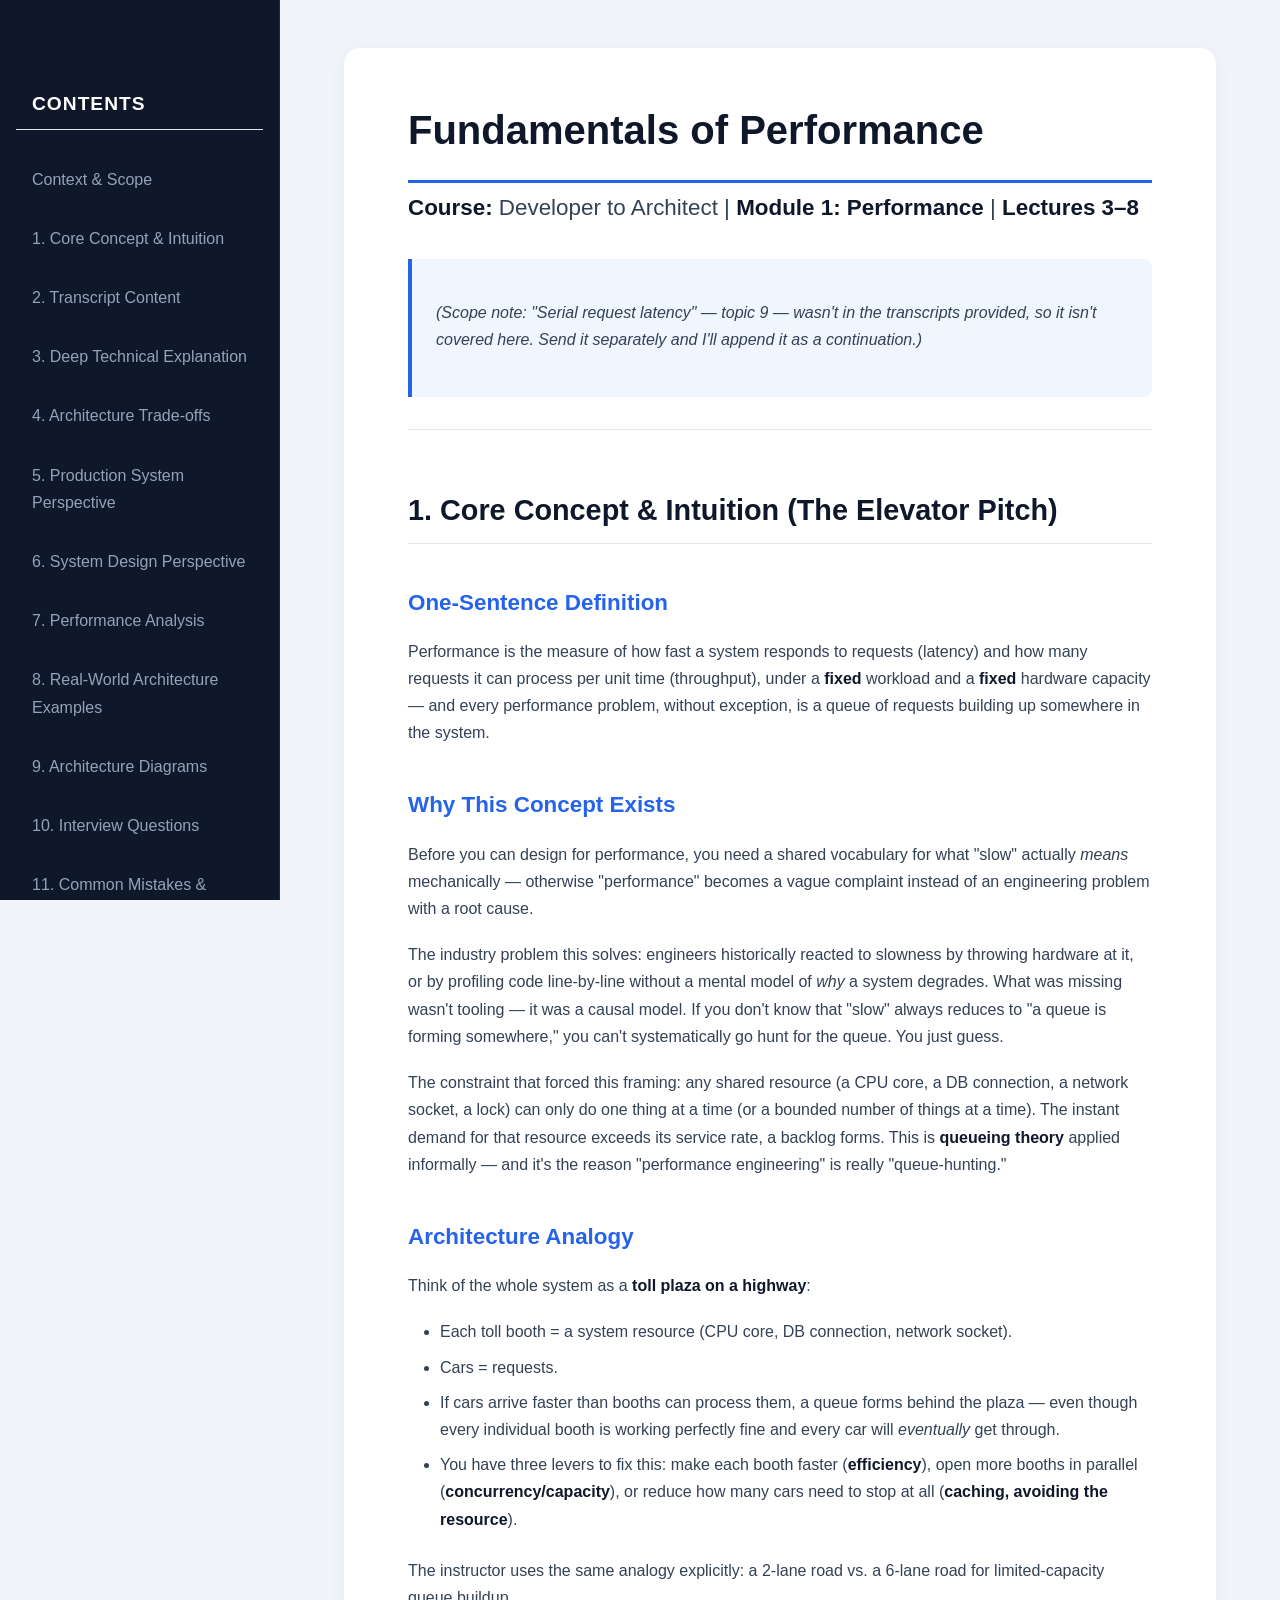
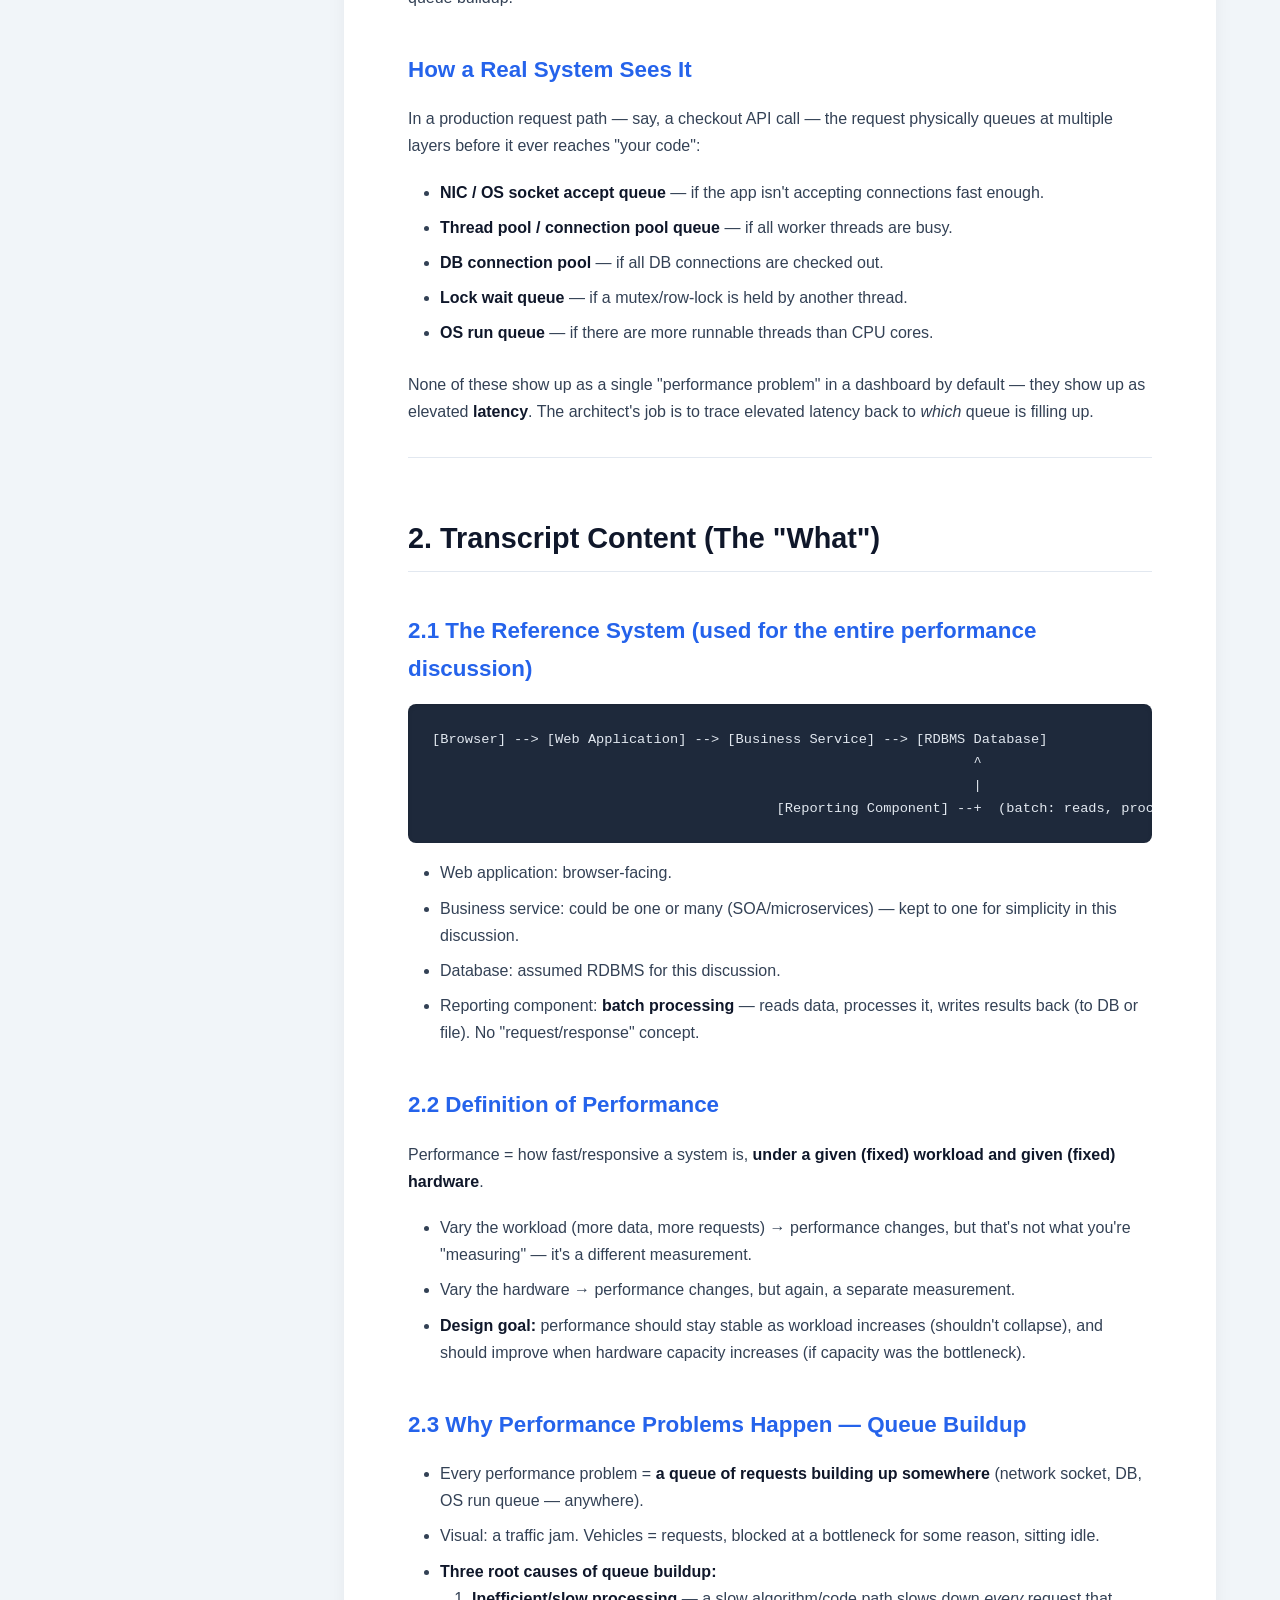
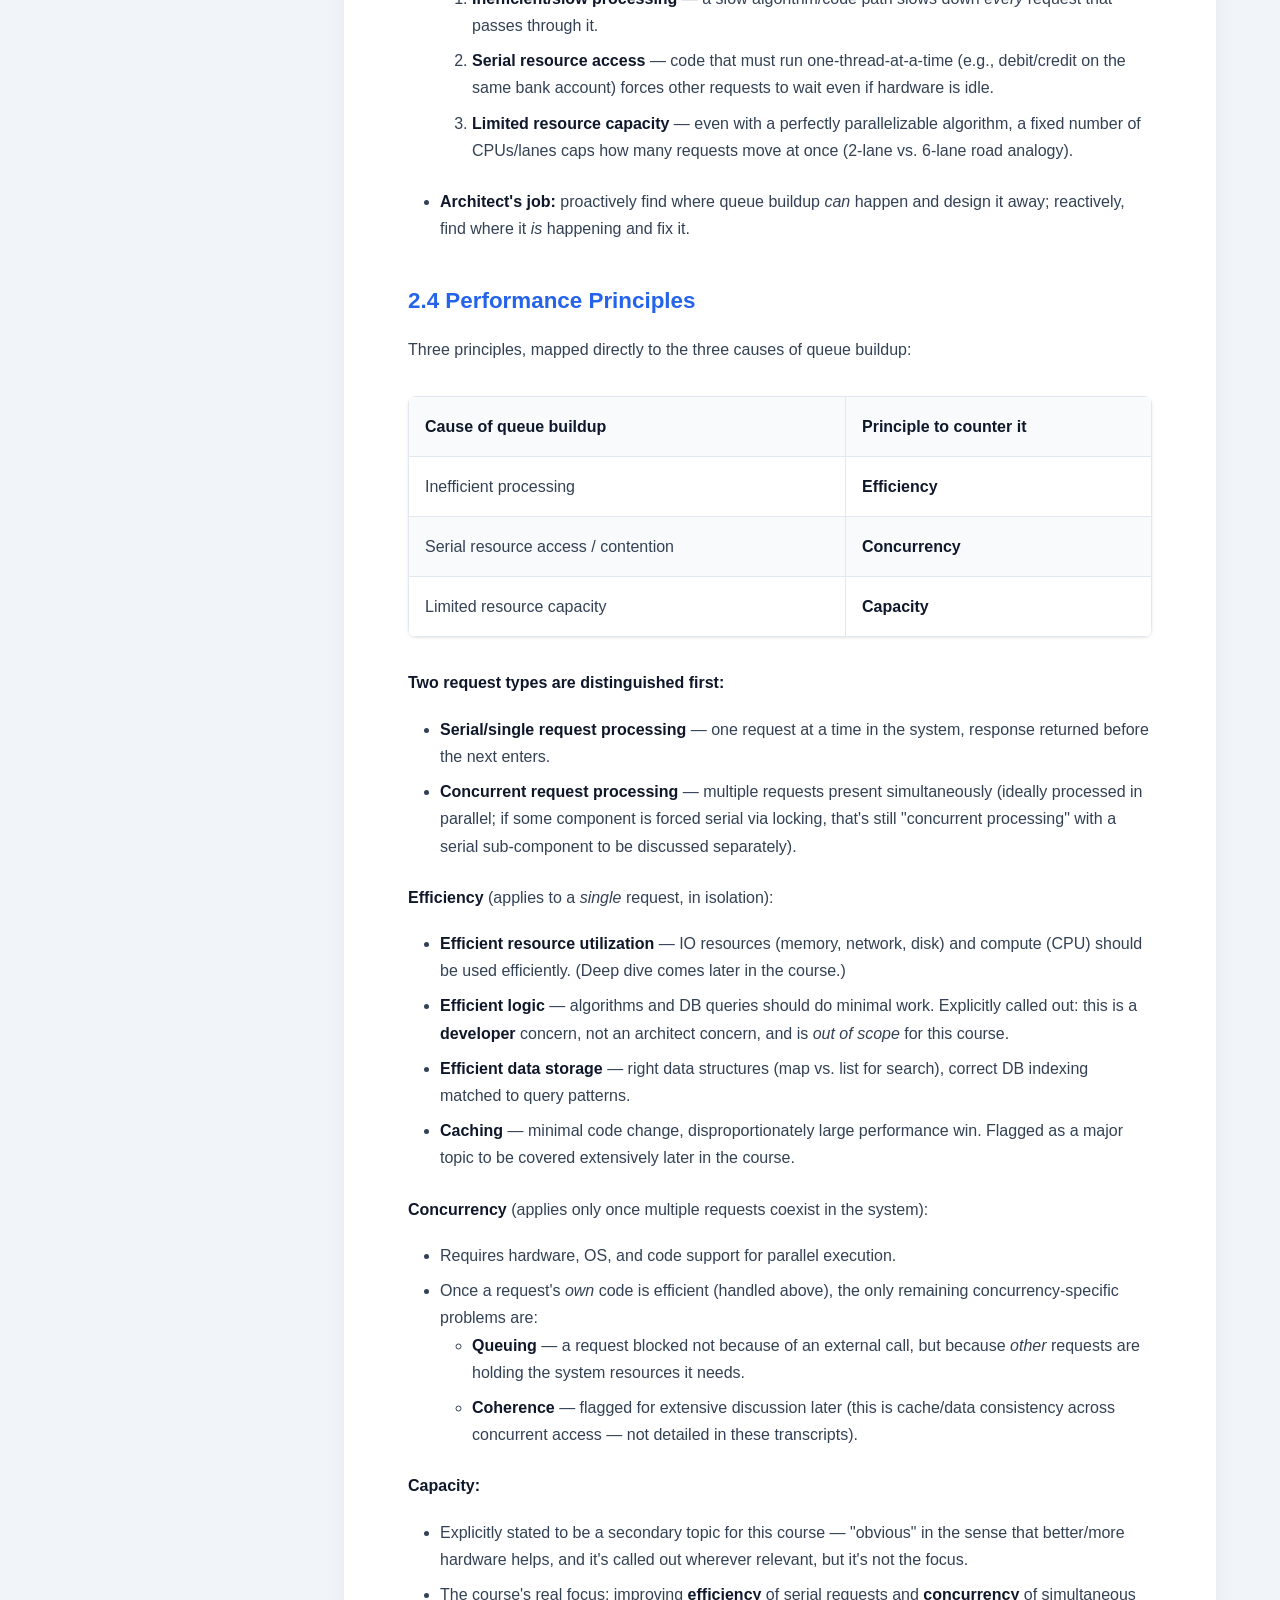
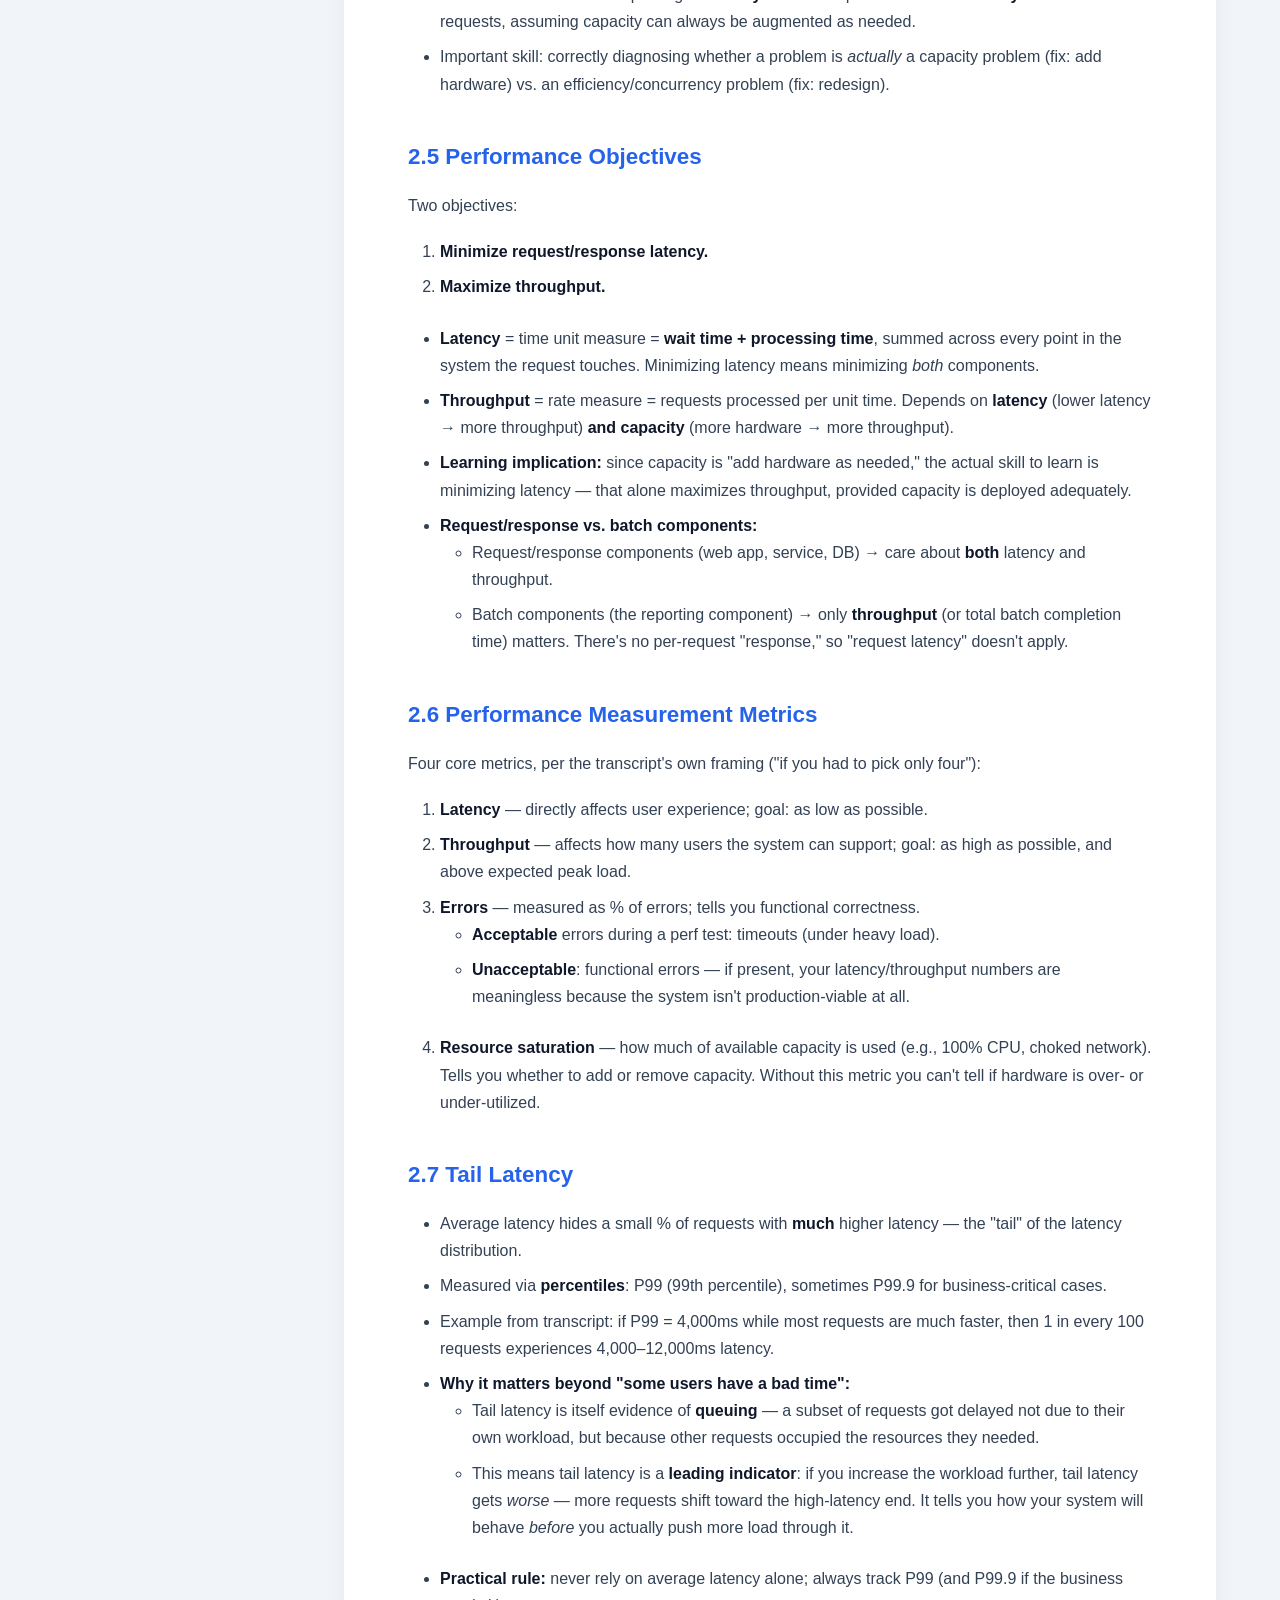
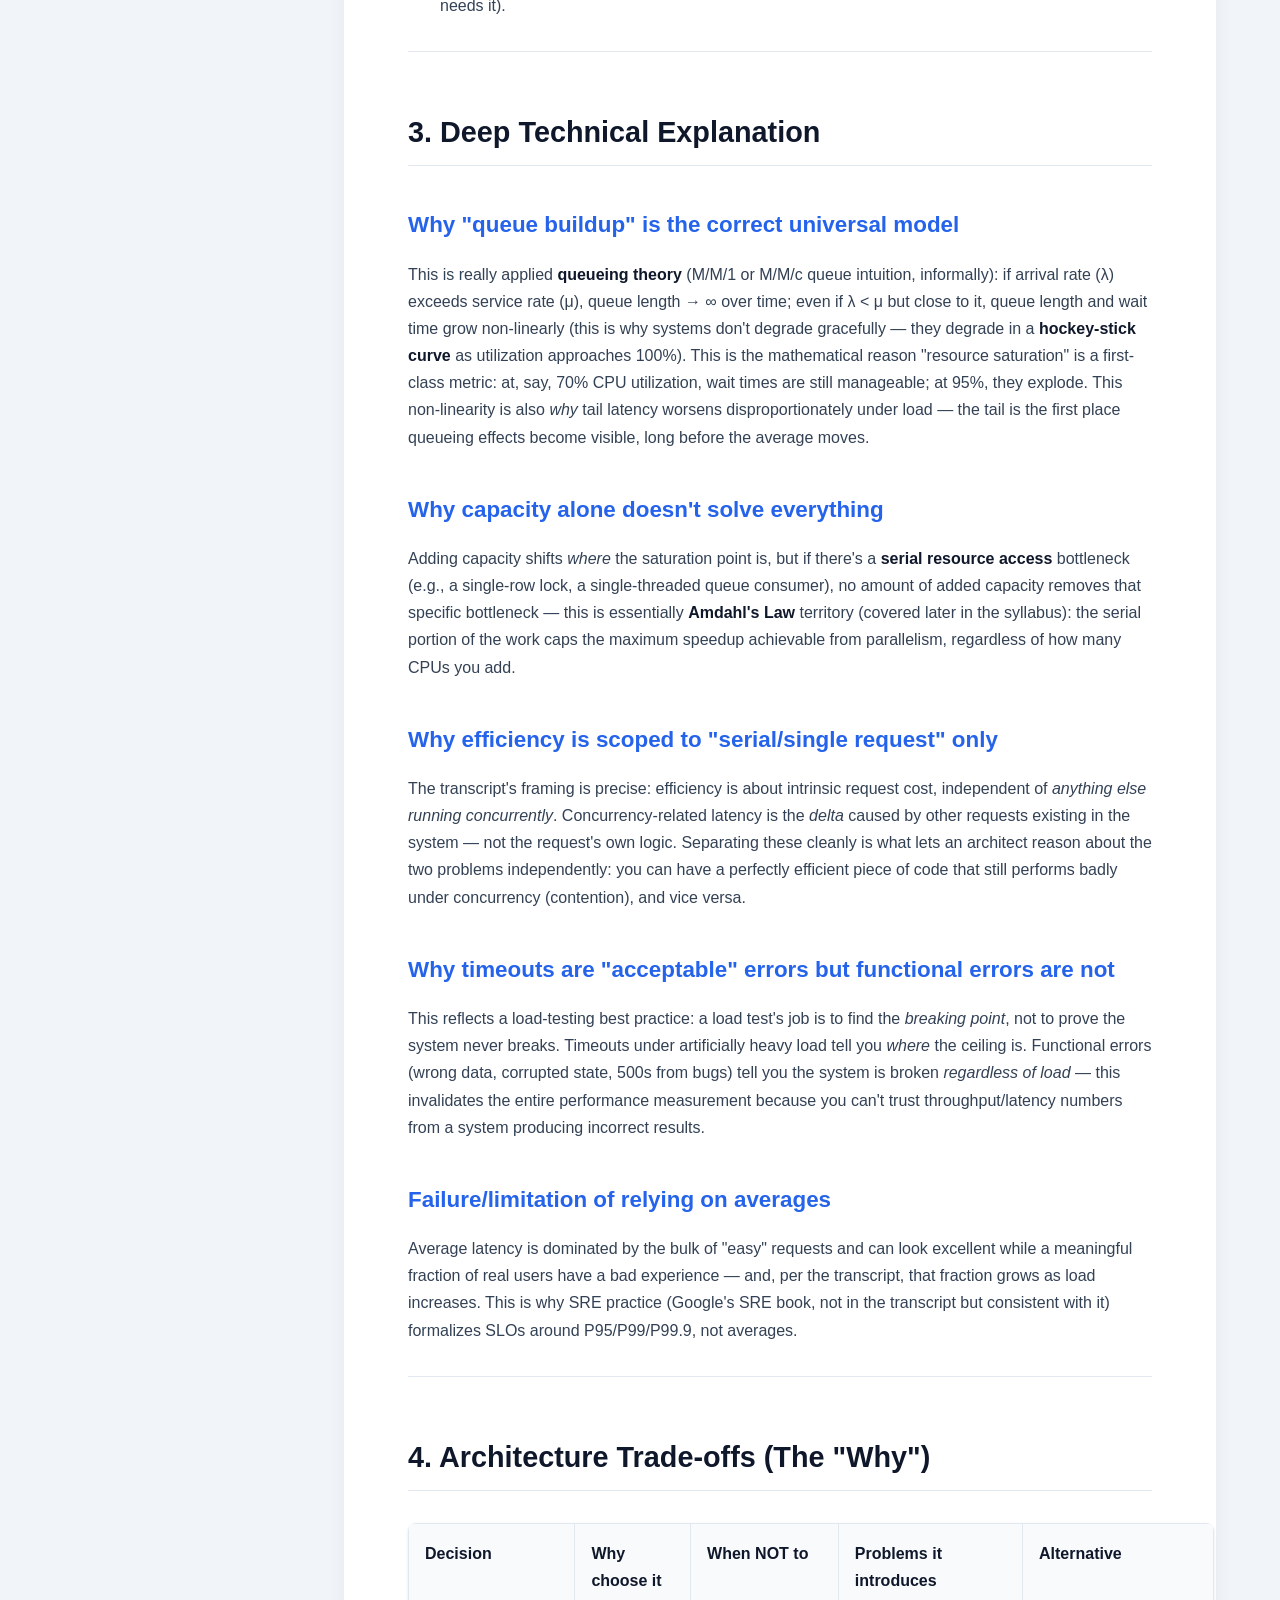
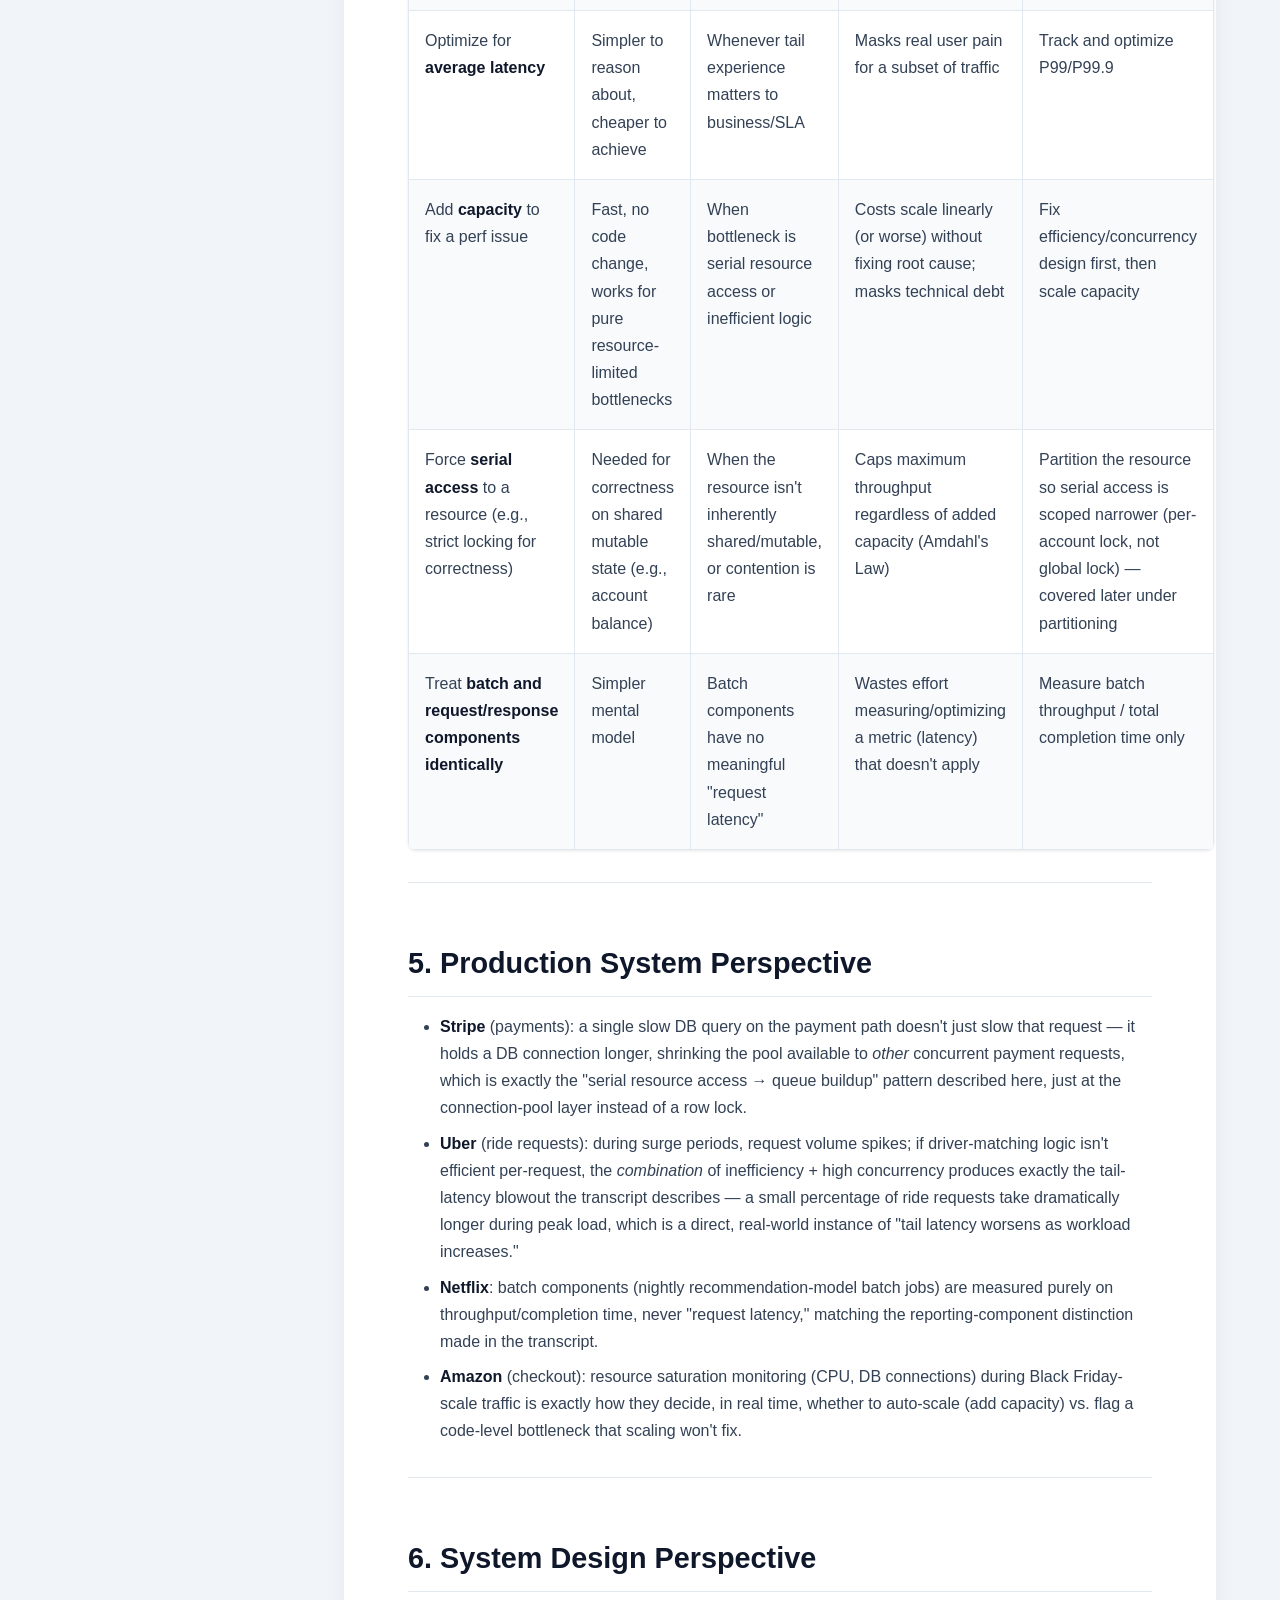
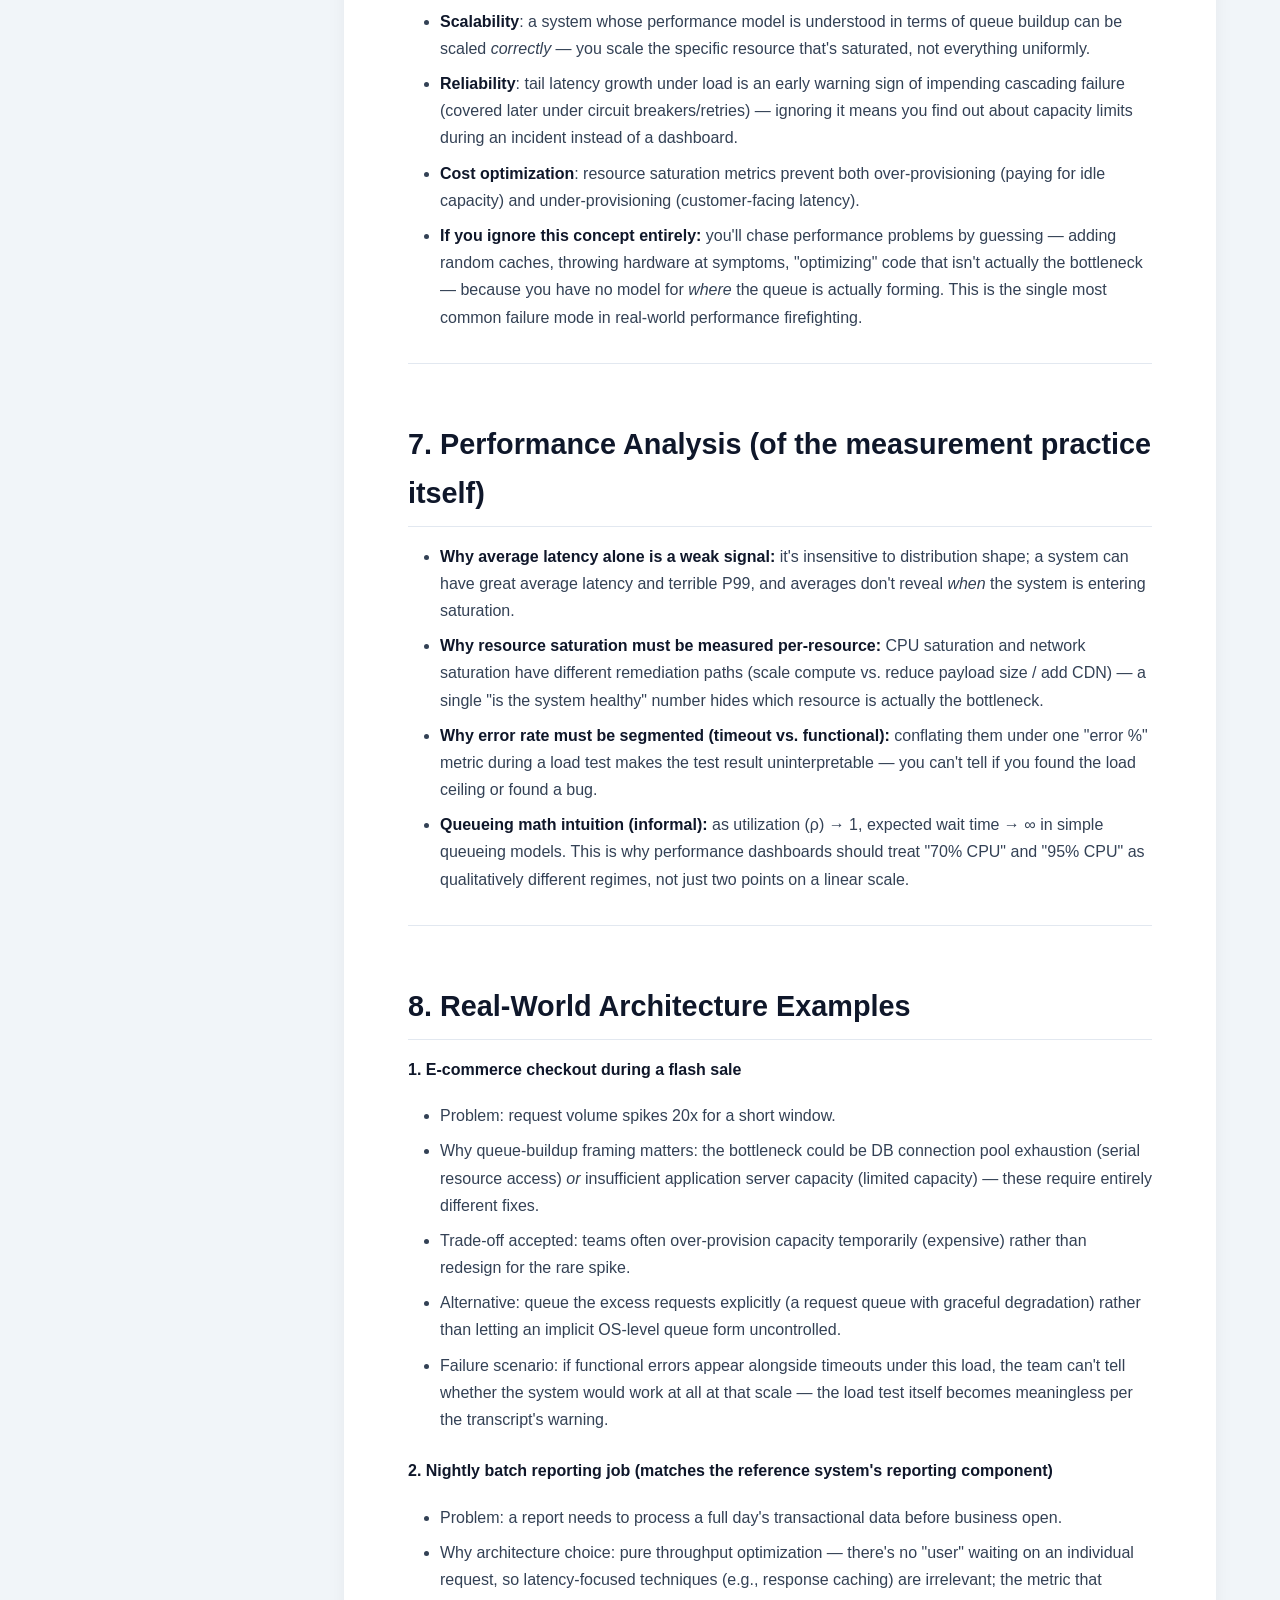
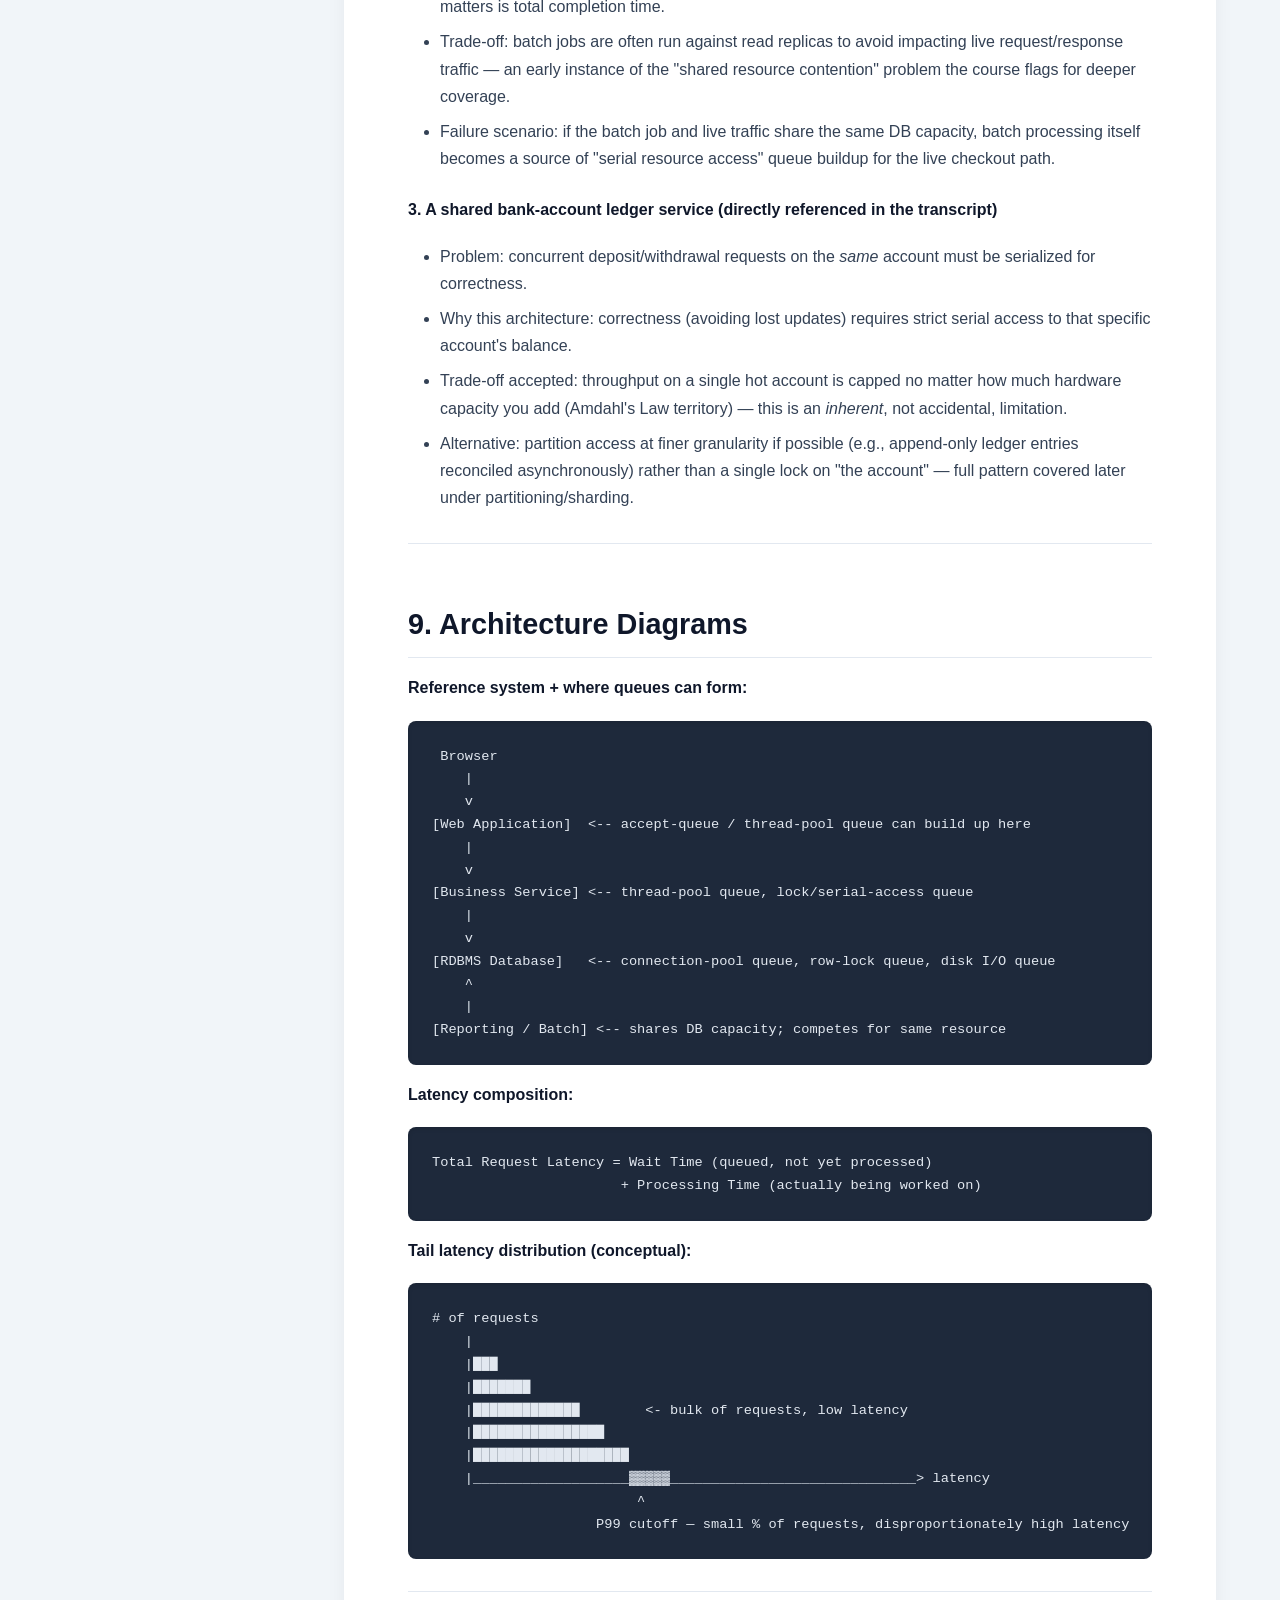
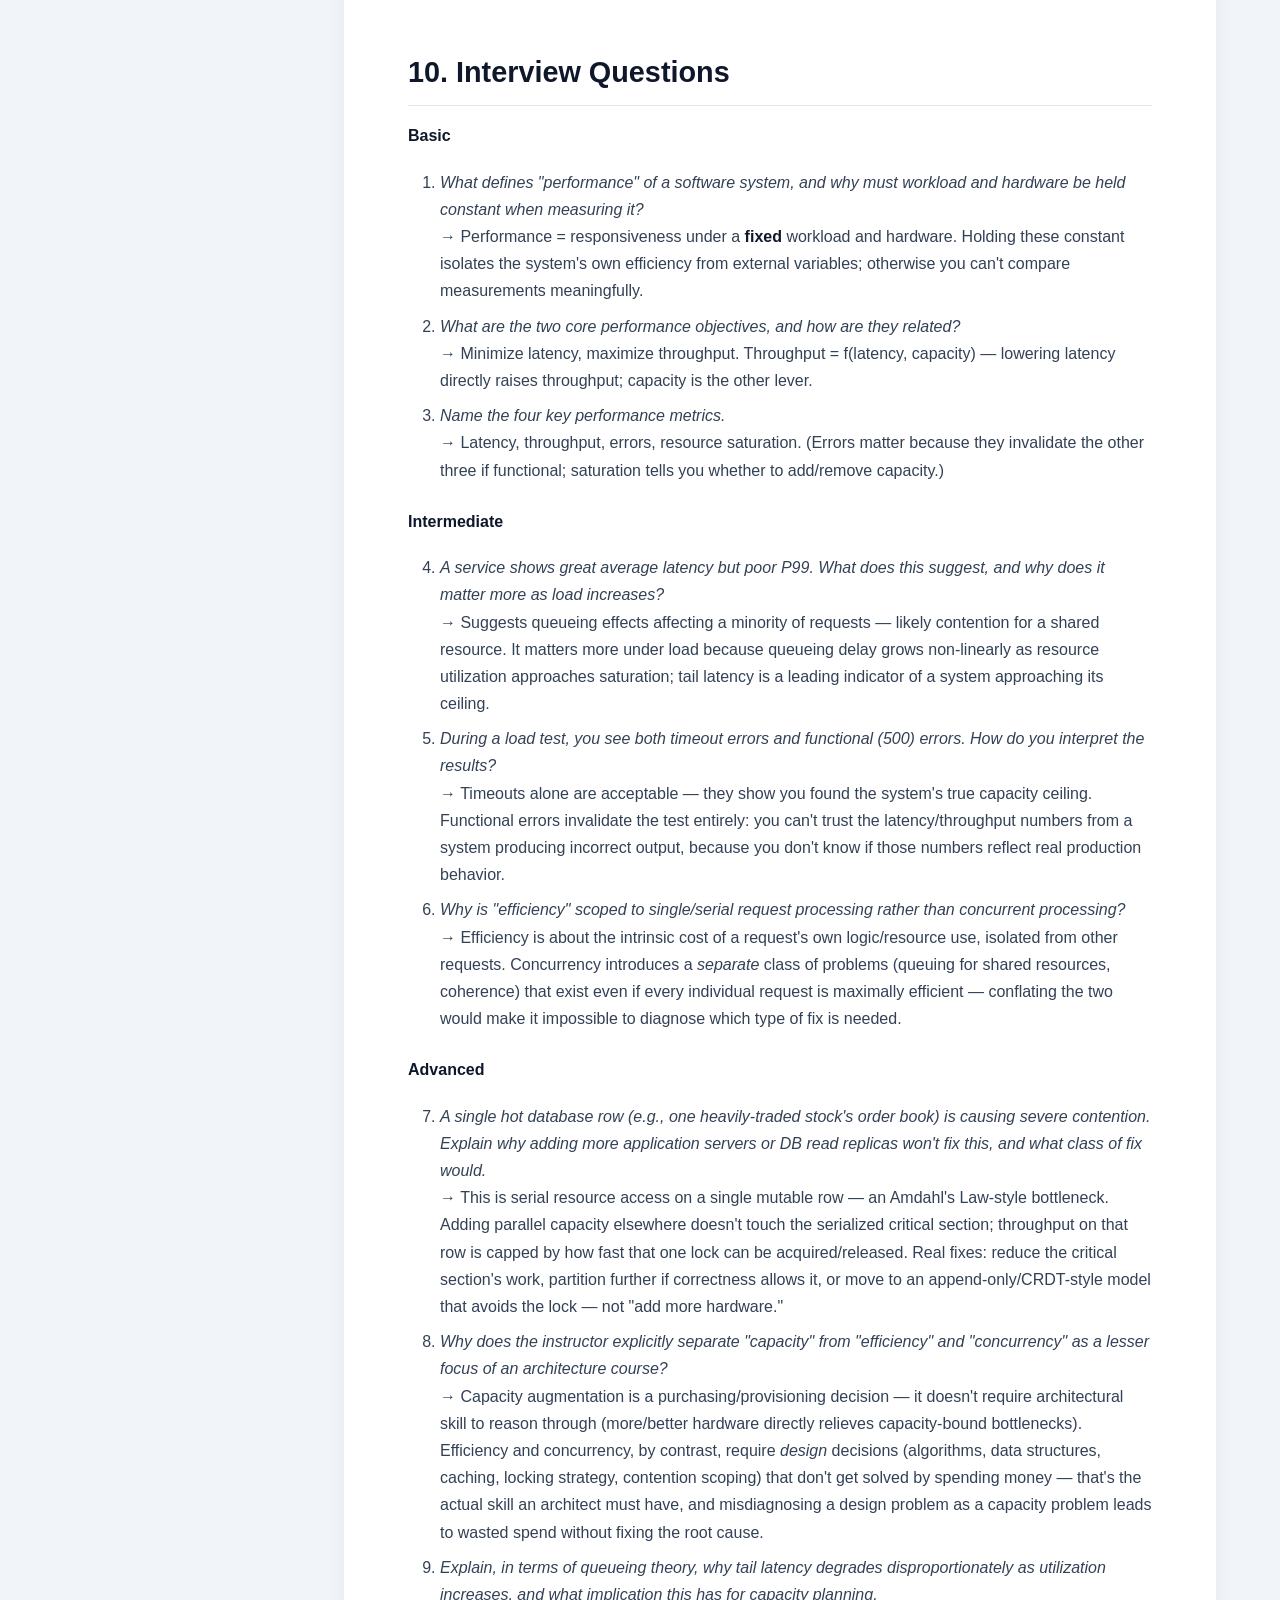
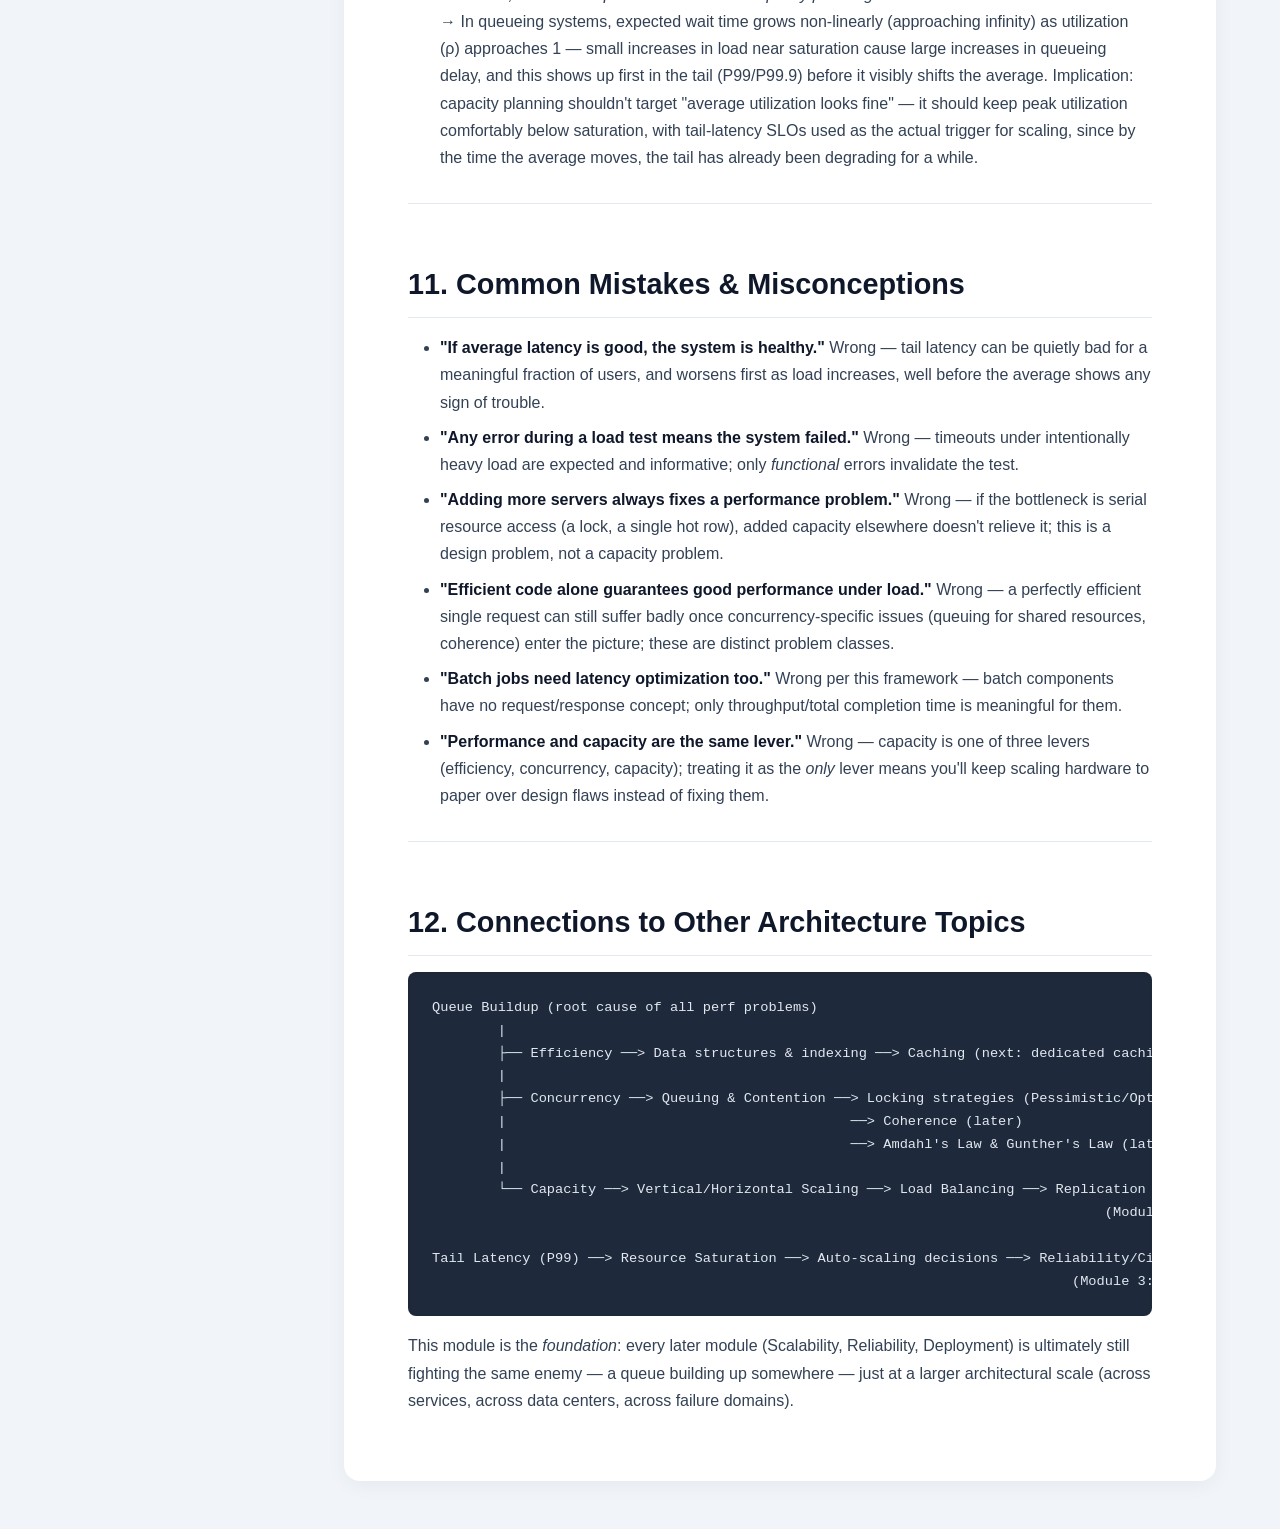
<file: Performance/Fundamentals_of_Performance.html>
<!DOCTYPE html>
<html lang="en">
<head>
    <meta charset="UTF-8">
    <meta name="viewport" content="width=device-width, initial-scale=1.0">
    <title>Fundamentals of Performance</title>
    <style>
        :root {
            --sidebar-bg: #0f172a;
            --sidebar-hover: #1e293b;
            --sidebar-text: #94a3b8;
            --sidebar-text-hover: #f8fafc;
            --bg-color: #f1f5f9;
            --card-bg: #ffffff;
            --text-main: #334155;
            --heading-color: #0f172a;
            --primary-accent: #2563eb;
            --code-bg: #1e293b;
            --code-text: #e2e8f0;
            --inline-code-bg: #e2e8f0;
            --inline-code-text: #b91c1c;
            --border-color: #e2e8f0;
        }

        html {
            scroll-behavior: smooth;
        }

        body {
            margin: 0;
            padding: 0;
            font-family: 'Inter', -apple-system, BlinkMacSystemFont, "Segoe UI", Roboto, Helvetica, Arial, sans-serif;
            background-color: var(--bg-color);
            color: var(--text-main);
            display: flex;
            line-height: 1.7;
        }

        /* Sidebar Navigation */
        .sidebar {
            width: 280px;
            height: 100vh;
            background-color: var(--sidebar-bg);
            position: fixed;
            top: 0;
            left: 0;
            overflow-y: auto;
            padding: 2rem 1rem;
            box-sizing: border-box;
            border-right: 1px solid #1e293b;
        }

        .sidebar h2 {
            color: #ffffff;
            font-size: 1.2rem;
            margin-bottom: 1.5rem;
            padding-left: 1rem;
            text-transform: uppercase;
            letter-spacing: 1px;
        }

        .sidebar ul {
            list-style: none;
            padding: 0;
            margin: 0;
        }

        .sidebar li {
            margin-bottom: 0.5rem;
        }

        .sidebar a {
            display: block;
            padding: 0.75rem 1rem;
            color: var(--sidebar-text);
            text-decoration: none;
            border-radius: 8px;
            font-weight: 500;
            transition: all 0.2s ease;
        }

        .sidebar a:hover {
            background-color: var(--sidebar-hover);
            color: var(--sidebar-text-hover);
            padding-left: 1.25rem;
        }

        /* Main Content Area */
        .content-wrapper {
            margin-left: 280px;
            padding: 3rem 5%;
            width: calc(100% - 280px);
            box-sizing: border-box;
        }

        .content {
            background: var(--card-bg);
            padding: 3rem 4rem;
            border-radius: 16px;
            box-shadow: 0 4px 20px rgba(0, 0, 0, 0.05);
            max-width: 1000px;
            margin: 0 auto;
        }

        /* Typography */
        h1, h2, h3, h4 {
            color: var(--heading-color);
            margin-top: 2.5rem;
            margin-bottom: 1rem;
            font-weight: 700;
        }

        h1 {
            font-size: 2.5rem;
            margin-top: 0;
            padding-bottom: 1rem;
            border-bottom: 3px solid var(--primary-accent);
        }

        h2 {
            font-size: 1.8rem;
            padding-bottom: 0.5rem;
            border-bottom: 1px solid var(--border-color);
            padding-top: 1rem;
        }

        h3 {
            font-size: 1.4rem;
            color: var(--primary-accent);
        }

        h4 {
            font-size: 1.1rem;
            color: var(--heading-color);
        }

        p {
            margin-bottom: 1.2rem;
        }

        strong {
            color: var(--heading-color);
        }

        /* Code Blocks */
        pre {
            background-color: var(--code-bg);
            color: var(--code-text);
            padding: 1.5rem;
            border-radius: 8px;
            overflow-x: auto;
            font-family: 'Fira Code', 'Courier New', Courier, monospace;
            font-size: 0.95rem;
            line-height: 1.5;
            box-shadow: inset 0 2px 4px rgba(0,0,0,0.1);
        }

        code {
            background-color: var(--inline-code-bg);
            color: var(--inline-code-text);
            padding: 0.2rem 0.4rem;
            border-radius: 4px;
            font-family: 'Fira Code', 'Courier New', Courier, monospace;
            font-size: 0.9em;
        }

        pre code {
            background-color: transparent;
            color: inherit;
            padding: 0;
        }

        /* Tables */
        table {
            width: 100%;
            border-collapse: collapse;
            margin: 2rem 0;
            background-color: #ffffff;
            border-radius: 8px;
            overflow: hidden;
            box-shadow: 0 1px 3px rgba(0,0,0,0.1);
        }

        th, td {
            padding: 1rem;
            text-align: left;
            border: 1px solid var(--border-color);
            vertical-align: top;
        }

        th {
            background-color: #f8fafc;
            color: var(--heading-color);
            font-weight: 600;
        }

        tr:nth-child(even) {
            background-color: #f8fafc;
        }

        /* Lists */
        ul, ol {
            margin-bottom: 1.5rem;
            padding-left: 2rem;
        }

        li {
            margin-bottom: 0.5rem;
        }

        hr {
            border: 0;
            border-top: 1px solid var(--border-color);
            margin: 2rem 0;
        }

        /* Callouts / Highlight Box */
        .highlight-box {
            background-color: #eff6ff;
            border-left: 4px solid var(--primary-accent);
            padding: 1.5rem;
            margin: 1.5rem 0;
            border-radius: 0 8px 8px 0;
        }

        /* Responsive Design */
        @media (max-width: 900px) {
            .sidebar {
                width: 100%;
                height: auto;
                position: relative;
                padding: 1rem;
            }
            .content-wrapper {
                margin-left: 0;
                width: 100%;
                padding: 1rem;
            }
            .content {
                padding: 1.5rem;
            }
            h1 {
                font-size: 2rem;
            }
        }
    </style>
</head>
<body>

    <!-- Vertical Sidebar -->
    <nav class="sidebar">
        <h2>Contents</h2>
        <ul>
            <li><a href="#intro">Context & Scope</a></li>
            <li><a href="#core-concept">1. Core Concept & Intuition</a></li>
            <li><a href="#transcript-content">2. Transcript Content</a></li>
            <li><a href="#deep-technical">3. Deep Technical Explanation</a></li>
            <li><a href="#architecture-tradeoffs">4. Architecture Trade-offs</a></li>
            <li><a href="#production-perspective">5. Production System Perspective</a></li>
            <li><a href="#system-design">6. System Design Perspective</a></li>
            <li><a href="#performance-analysis">7. Performance Analysis</a></li>
            <li><a href="#real-world-examples">8. Real-World Architecture Examples</a></li>
            <li><a href="#architecture-diagrams">9. Architecture Diagrams</a></li>
            <li><a href="#interview-questions">10. Interview Questions</a></li>
            <li><a href="#common-mistakes">11. Common Mistakes & Misconceptions</a></li>
            <li><a href="#connections">12. Connections to Other Topics</a></li>
        </ul>
    </nav>

    <!-- Main Content -->
    <main class="content-wrapper">
        <div class="content">

            <div id="intro">
                <h1>Fundamentals of Performance</h1>
                <h3 style="color: var(--text-main); font-weight: normal; margin-top: -10px; margin-bottom: 2rem;"><strong>Course:</strong> Developer to Architect | <strong>Module 1: Performance</strong> | <strong>Lectures 3–8</strong></h3>
                
                <div class="highlight-box">
                    <p><em>(Scope note: "Serial request latency" — topic 9 — wasn't in the transcripts provided, so it isn't covered here. Send it separately and I'll append it as a continuation.)</em></p>
                </div>
                <hr>
            </div>

            <h2 id="core-concept">1. Core Concept & Intuition (The Elevator Pitch)</h2>
            
            <h3>One-Sentence Definition</h3>
            <p>Performance is the measure of how fast a system responds to requests (latency) and how many requests it can process per unit time (throughput), under a <strong>fixed</strong> workload and a <strong>fixed</strong> hardware capacity — and every performance problem, without exception, is a queue of requests building up somewhere in the system.</p>

            <h3>Why This Concept Exists</h3>
            <p>Before you can design for performance, you need a shared vocabulary for what "slow" actually <em>means</em> mechanically — otherwise "performance" becomes a vague complaint instead of an engineering problem with a root cause.</p>

            <p>The industry problem this solves: engineers historically reacted to slowness by throwing hardware at it, or by profiling code line-by-line without a mental model of <em>why</em> a system degrades. What was missing wasn't tooling — it was a causal model. If you don't know that "slow" always reduces to "a queue is forming somewhere," you can't systematically go hunt for the queue. You just guess.</p>

            <p>The constraint that forced this framing: any shared resource (a CPU core, a DB connection, a network socket, a lock) can only do one thing at a time (or a bounded number of things at a time). The instant demand for that resource exceeds its service rate, a backlog forms. This is <strong>queueing theory</strong> applied informally — and it's the reason "performance engineering" is really "queue-hunting."</p>

            <h3>Architecture Analogy</h3>
            <p>Think of the whole system as a <strong>toll plaza on a highway</strong>:</p>
            <ul>
                <li>Each toll booth = a system resource (CPU core, DB connection, network socket).</li>
                <li>Cars = requests.</li>
                <li>If cars arrive faster than booths can process them, a queue forms behind the plaza — even though every individual booth is working perfectly fine and every car will <em>eventually</em> get through.</li>
                <li>You have three levers to fix this: make each booth faster (<strong>efficiency</strong>), open more booths in parallel (<strong>concurrency/capacity</strong>), or reduce how many cars need to stop at all (<strong>caching, avoiding the resource</strong>).</li>
            </ul>

            <p>The instructor uses the same analogy explicitly: a 2-lane road vs. a 6-lane road for limited-capacity queue buildup.</p>

            <h3>How a Real System Sees It</h3>
            <p>In a production request path — say, a checkout API call — the request physically queues at multiple layers before it ever reaches "your code":</p>
            <ul>
                <li><strong>NIC / OS socket accept queue</strong> — if the app isn't accepting connections fast enough.</li>
                <li><strong>Thread pool / connection pool queue</strong> — if all worker threads are busy.</li>
                <li><strong>DB connection pool</strong> — if all DB connections are checked out.</li>
                <li><strong>Lock wait queue</strong> — if a mutex/row-lock is held by another thread.</li>
                <li><strong>OS run queue</strong> — if there are more runnable threads than CPU cores.</li>
            </ul>

            <p>None of these show up as a single "performance problem" in a dashboard by default — they show up as elevated <strong>latency</strong>. The architect's job is to trace elevated latency back to <em>which</em> queue is filling up.</p>

            <hr>

            <h2 id="transcript-content">2. Transcript Content (The "What")</h2>
            
            <h3>2.1 The Reference System (used for the entire performance discussion)</h3>
<pre><code>[Browser] --&gt; [Web Application] --&gt; [Business Service] --&gt; [RDBMS Database]
                                                                  ^
                                                                  |
                                          [Reporting Component] --+  (batch: reads, processes, writes back)</code></pre>
            <ul>
                <li>Web application: browser-facing.</li>
                <li>Business service: could be one or many (SOA/microservices) — kept to one for simplicity in this discussion.</li>
                <li>Database: assumed RDBMS for this discussion.</li>
                <li>Reporting component: <strong>batch processing</strong> — reads data, processes it, writes results back (to DB or file). No "request/response" concept.</li>
            </ul>

            <h3>2.2 Definition of Performance</h3>
            <p>Performance = how fast/responsive a system is, <strong>under a given (fixed) workload and given (fixed) hardware</strong>.</p>
            <ul>
                <li>Vary the workload (more data, more requests) → performance changes, but that's not what you're "measuring" — it's a different measurement.</li>
                <li>Vary the hardware → performance changes, but again, a separate measurement.</li>
                <li><strong>Design goal:</strong> performance should stay stable as workload increases (shouldn't collapse), and should improve when hardware capacity increases (if capacity was the bottleneck).</li>
            </ul>

            <h3>2.3 Why Performance Problems Happen — Queue Buildup</h3>
            <ul>
                <li>Every performance problem = <strong>a queue of requests building up somewhere</strong> (network socket, DB, OS run queue — anywhere).</li>
                <li>Visual: a traffic jam. Vehicles = requests, blocked at a bottleneck for some reason, sitting idle.</li>
                <li><strong>Three root causes of queue buildup:</strong>
                    <ol>
                        <li><strong>Inefficient/slow processing</strong> — a slow algorithm/code path slows down <em>every</em> request that passes through it.</li>
                        <li><strong>Serial resource access</strong> — code that must run one-thread-at-a-time (e.g., debit/credit on the same bank account) forces other requests to wait even if hardware is idle.</li>
                        <li><strong>Limited resource capacity</strong> — even with a perfectly parallelizable algorithm, a fixed number of CPUs/lanes caps how many requests move at once (2-lane vs. 6-lane road analogy).</li>
                    </ol>
                </li>
                <li><strong>Architect's job:</strong> proactively find where queue buildup <em>can</em> happen and design it away; reactively, find where it <em>is</em> happening and fix it.</li>
            </ul>

            <h3>2.4 Performance Principles</h3>
            <p>Three principles, mapped directly to the three causes of queue buildup:</p>

            <table>
                <thead>
                    <tr>
                        <th>Cause of queue buildup</th>
                        <th>Principle to counter it</th>
                    </tr>
                </thead>
                <tbody>
                    <tr>
                        <td>Inefficient processing</td>
                        <td><strong>Efficiency</strong></td>
                    </tr>
                    <tr>
                        <td>Serial resource access / contention</td>
                        <td><strong>Concurrency</strong></td>
                    </tr>
                    <tr>
                        <td>Limited resource capacity</td>
                        <td><strong>Capacity</strong></td>
                    </tr>
                </tbody>
            </table>

            <p><strong>Two request types are distinguished first:</strong></p>
            <ul>
                <li><strong>Serial/single request processing</strong> — one request at a time in the system, response returned before the next enters.</li>
                <li><strong>Concurrent request processing</strong> — multiple requests present simultaneously (ideally processed in parallel; if some component is forced serial via locking, that's still "concurrent processing" with a serial sub-component to be discussed separately).</li>
            </ul>

            <p><strong>Efficiency</strong> (applies to a <em>single</em> request, in isolation):</p>
            <ul>
                <li><strong>Efficient resource utilization</strong> — IO resources (memory, network, disk) and compute (CPU) should be used efficiently. (Deep dive comes later in the course.)</li>
                <li><strong>Efficient logic</strong> — algorithms and DB queries should do minimal work. Explicitly called out: this is a <strong>developer</strong> concern, not an architect concern, and is <em>out of scope</em> for this course.</li>
                <li><strong>Efficient data storage</strong> — right data structures (map vs. list for search), correct DB indexing matched to query patterns.</li>
                <li><strong>Caching</strong> — minimal code change, disproportionately large performance win. Flagged as a major topic to be covered extensively later in the course.</li>
            </ul>

            <p><strong>Concurrency</strong> (applies only once multiple requests coexist in the system):</p>
            <ul>
                <li>Requires hardware, OS, and code support for parallel execution.</li>
                <li>Once a request's <em>own</em> code is efficient (handled above), the only remaining concurrency-specific problems are:
                    <ul>
                        <li><strong>Queuing</strong> — a request blocked not because of an external call, but because <em>other</em> requests are holding the system resources it needs.</li>
                        <li><strong>Coherence</strong> — flagged for extensive discussion later (this is cache/data consistency across concurrent access — not detailed in these transcripts).</li>
                    </ul>
                </li>
            </ul>

            <p><strong>Capacity:</strong></p>
            <ul>
                <li>Explicitly stated to be a secondary topic for this course — "obvious" in the sense that better/more hardware helps, and it's called out wherever relevant, but it's not the focus.</li>
                <li>The course's real focus: improving <strong>efficiency</strong> of serial requests and <strong>concurrency</strong> of simultaneous requests, assuming capacity can always be augmented as needed.</li>
                <li>Important skill: correctly diagnosing whether a problem is <em>actually</em> a capacity problem (fix: add hardware) vs. an efficiency/concurrency problem (fix: redesign).</li>
            </ul>

            <h3>2.5 Performance Objectives</h3>
            <p>Two objectives:</p>
            <ol>
                <li><strong>Minimize request/response latency.</strong></li>
                <li><strong>Maximize throughput.</strong></li>
            </ol>
            <ul>
                <li><strong>Latency</strong> = time unit measure = <strong>wait time + processing time</strong>, summed across every point in the system the request touches. Minimizing latency means minimizing <em>both</em> components.</li>
                <li><strong>Throughput</strong> = rate measure = requests processed per unit time. Depends on <strong>latency</strong> (lower latency → more throughput) <strong>and</strong> <strong>capacity</strong> (more hardware → more throughput).</li>
                <li><strong>Learning implication:</strong> since capacity is "add hardware as needed," the actual skill to learn is minimizing latency — that alone maximizes throughput, provided capacity is deployed adequately.</li>
                <li><strong>Request/response vs. batch components:</strong>
                    <ul>
                        <li>Request/response components (web app, service, DB) → care about <strong>both</strong> latency and throughput.</li>
                        <li>Batch components (the reporting component) → only <strong>throughput</strong> (or total batch completion time) matters. There's no per-request "response," so "request latency" doesn't apply.</li>
                    </ul>
                </li>
            </ul>

            <h3>2.6 Performance Measurement Metrics</h3>
            <p>Four core metrics, per the transcript's own framing ("if you had to pick only four"):</p>
            <ol>
                <li><strong>Latency</strong> — directly affects user experience; goal: as low as possible.</li>
                <li><strong>Throughput</strong> — affects how many users the system can support; goal: as high as possible, and above expected peak load.</li>
                <li><strong>Errors</strong> — measured as % of errors; tells you functional correctness.
                    <ul>
                        <li><strong>Acceptable</strong> errors during a perf test: timeouts (under heavy load).</li>
                        <li><strong>Unacceptable</strong>: functional errors — if present, your latency/throughput numbers are meaningless because the system isn't production-viable at all.</li>
                    </ul>
                </li>
                <li><strong>Resource saturation</strong> — how much of available capacity is used (e.g., 100% CPU, choked network). Tells you whether to add or remove capacity. Without this metric you can't tell if hardware is over- or under-utilized.</li>
            </ol>

            <h3>2.7 Tail Latency</h3>
            <ul>
                <li>Average latency hides a small % of requests with <strong>much</strong> higher latency — the "tail" of the latency distribution.</li>
                <li>Measured via <strong>percentiles</strong>: P99 (99th percentile), sometimes P99.9 for business-critical cases.</li>
                <li>Example from transcript: if P99 = 4,000ms while most requests are much faster, then 1 in every 100 requests experiences 4,000–12,000ms latency.</li>
                <li><strong>Why it matters beyond "some users have a bad time":</strong>
                    <ul>
                        <li>Tail latency is itself evidence of <strong>queuing</strong> — a subset of requests got delayed not due to their own workload, but because other requests occupied the resources they needed.</li>
                        <li>This means tail latency is a <strong>leading indicator</strong>: if you increase the workload further, tail latency gets <em>worse</em> — more requests shift toward the high-latency end. It tells you how your system will behave <em>before</em> you actually push more load through it.</li>
                    </ul>
                </li>
                <li><strong>Practical rule:</strong> never rely on average latency alone; always track P99 (and P99.9 if the business needs it).</li>
            </ul>

            <hr>

            <h2 id="deep-technical">3. Deep Technical Explanation</h2>
            
            <h3>Why "queue buildup" is the correct universal model</h3>
            <p>This is really applied <strong>queueing theory</strong> (M/M/1 or M/M/c queue intuition, informally): if arrival rate (λ) exceeds service rate (μ), queue length → ∞ over time; even if λ &lt; μ but close to it, queue length and wait time grow non-linearly (this is why systems don't degrade gracefully — they degrade in a <strong>hockey-stick curve</strong> as utilization approaches 100%). This is the mathematical reason "resource saturation" is a first-class metric: at, say, 70% CPU utilization, wait times are still manageable; at 95%, they explode. This non-linearity is also <em>why</em> tail latency worsens disproportionately under load — the tail is the first place queueing effects become visible, long before the average moves.</p>

            <h3>Why capacity alone doesn't solve everything</h3>
            <p>Adding capacity shifts <em>where</em> the saturation point is, but if there's a <strong>serial resource access</strong> bottleneck (e.g., a single-row lock, a single-threaded queue consumer), no amount of added capacity removes that specific bottleneck — this is essentially <strong>Amdahl's Law</strong> territory (covered later in the syllabus): the serial portion of the work caps the maximum speedup achievable from parallelism, regardless of how many CPUs you add.</p>

            <h3>Why efficiency is scoped to "serial/single request" only</h3>
            <p>The transcript's framing is precise: efficiency is about intrinsic request cost, independent of <em>anything else running concurrently</em>. Concurrency-related latency is the <em>delta</em> caused by other requests existing in the system — not the request's own logic. Separating these cleanly is what lets an architect reason about the two problems independently: you can have a perfectly efficient piece of code that still performs badly under concurrency (contention), and vice versa.</p>

            <h3>Why timeouts are "acceptable" errors but functional errors are not</h3>
            <p>This reflects a load-testing best practice: a load test's job is to find the <em>breaking point</em>, not to prove the system never breaks. Timeouts under artificially heavy load tell you <em>where</em> the ceiling is. Functional errors (wrong data, corrupted state, 500s from bugs) tell you the system is broken <em>regardless of load</em> — this invalidates the entire performance measurement because you can't trust throughput/latency numbers from a system producing incorrect results.</p>

            <h3>Failure/limitation of relying on averages</h3>
            <p>Average latency is dominated by the bulk of "easy" requests and can look excellent while a meaningful fraction of real users have a bad experience — and, per the transcript, that fraction grows as load increases. This is why SRE practice (Google's SRE book, not in the transcript but consistent with it) formalizes SLOs around P95/P99/P99.9, not averages.</p>

            <hr>

            <h2 id="architecture-tradeoffs">4. Architecture Trade-offs (The "Why")</h2>
            
            <table>
                <thead>
                    <tr>
                        <th>Decision</th>
                        <th>Why choose it</th>
                        <th>When NOT to</th>
                        <th>Problems it introduces</th>
                        <th>Alternative</th>
                    </tr>
                </thead>
                <tbody>
                    <tr>
                        <td>Optimize for <strong>average latency</strong></td>
                        <td>Simpler to reason about, cheaper to achieve</td>
                        <td>Whenever tail experience matters to business/SLA</td>
                        <td>Masks real user pain for a subset of traffic</td>
                        <td>Track and optimize P99/P99.9</td>
                    </tr>
                    <tr>
                        <td>Add <strong>capacity</strong> to fix a perf issue</td>
                        <td>Fast, no code change, works for pure resource-limited bottlenecks</td>
                        <td>When bottleneck is serial resource access or inefficient logic</td>
                        <td>Costs scale linearly (or worse) without fixing root cause; masks technical debt</td>
                        <td>Fix efficiency/concurrency design first, then scale capacity</td>
                    </tr>
                    <tr>
                        <td>Force <strong>serial access</strong> to a resource (e.g., strict locking for correctness)</td>
                        <td>Needed for correctness on shared mutable state (e.g., account balance)</td>
                        <td>When the resource isn't inherently shared/mutable, or contention is rare</td>
                        <td>Caps maximum throughput regardless of added capacity (Amdahl's Law)</td>
                        <td>Partition the resource so serial access is scoped narrower (per-account lock, not global lock) — covered later under partitioning</td>
                    </tr>
                    <tr>
                        <td>Treat <strong>batch and request/response components identically</strong></td>
                        <td>Simpler mental model</td>
                        <td>Batch components have no meaningful "request latency"</td>
                        <td>Wastes effort measuring/optimizing a metric (latency) that doesn't apply</td>
                        <td>Measure batch throughput / total completion time only</td>
                    </tr>
                </tbody>
            </table>

            <hr>

            <h2 id="production-perspective">5. Production System Perspective</h2>
            
            <ul>
                <li><strong>Stripe</strong> (payments): a single slow DB query on the payment path doesn't just slow that request — it holds a DB connection longer, shrinking the pool available to <em>other</em> concurrent payment requests, which is exactly the "serial resource access → queue buildup" pattern described here, just at the connection-pool layer instead of a row lock.</li>
                <li><strong>Uber</strong> (ride requests): during surge periods, request volume spikes; if driver-matching logic isn't efficient per-request, the <em>combination</em> of inefficiency + high concurrency produces exactly the tail-latency blowout the transcript describes — a small percentage of ride requests take dramatically longer during peak load, which is a direct, real-world instance of "tail latency worsens as workload increases."</li>
                <li><strong>Netflix</strong>: batch components (nightly recommendation-model batch jobs) are measured purely on throughput/completion time, never "request latency," matching the reporting-component distinction made in the transcript.</li>
                <li><strong>Amazon</strong> (checkout): resource saturation monitoring (CPU, DB connections) during Black Friday-scale traffic is exactly how they decide, in real time, whether to auto-scale (add capacity) vs. flag a code-level bottleneck that scaling won't fix.</li>
            </ul>

            <hr>

            <h2 id="system-design">6. System Design Perspective</h2>
            
            <ul>
                <li><strong>Scalability</strong>: a system whose performance model is understood in terms of queue buildup can be scaled <em>correctly</em> — you scale the specific resource that's saturated, not everything uniformly.</li>
                <li><strong>Reliability</strong>: tail latency growth under load is an early warning sign of impending cascading failure (covered later under circuit breakers/retries) — ignoring it means you find out about capacity limits during an incident instead of a dashboard.</li>
                <li><strong>Cost optimization</strong>: resource saturation metrics prevent both over-provisioning (paying for idle capacity) and under-provisioning (customer-facing latency).</li>
                <li><strong>If you ignore this concept entirely:</strong> you'll chase performance problems by guessing — adding random caches, throwing hardware at symptoms, "optimizing" code that isn't actually the bottleneck — because you have no model for <em>where</em> the queue is actually forming. This is the single most common failure mode in real-world performance firefighting.</li>
            </ul>

            <hr>

            <h2 id="performance-analysis">7. Performance Analysis (of the measurement practice itself)</h2>
            
            <ul>
                <li><strong>Why average latency alone is a weak signal:</strong> it's insensitive to distribution shape; a system can have great average latency and terrible P99, and averages don't reveal <em>when</em> the system is entering saturation.</li>
                <li><strong>Why resource saturation must be measured per-resource:</strong> CPU saturation and network saturation have different remediation paths (scale compute vs. reduce payload size / add CDN) — a single "is the system healthy" number hides which resource is actually the bottleneck.</li>
                <li><strong>Why error rate must be segmented (timeout vs. functional):</strong> conflating them under one "error %" metric during a load test makes the test result uninterpretable — you can't tell if you found the load ceiling or found a bug.</li>
                <li><strong>Queueing math intuition (informal):</strong> as utilization (ρ) → 1, expected wait time → ∞ in simple queueing models. This is why performance dashboards should treat "70% CPU" and "95% CPU" as qualitatively different regimes, not just two points on a linear scale.</li>
            </ul>

            <hr>

            <h2 id="real-world-examples">8. Real-World Architecture Examples</h2>
            
            <p><strong>1. E-commerce checkout during a flash sale</strong></p>
            <ul>
                <li>Problem: request volume spikes 20x for a short window.</li>
                <li>Why queue-buildup framing matters: the bottleneck could be DB connection pool exhaustion (serial resource access) <em>or</em> insufficient application server capacity (limited capacity) — these require entirely different fixes.</li>
                <li>Trade-off accepted: teams often over-provision capacity temporarily (expensive) rather than redesign for the rare spike.</li>
                <li>Alternative: queue the excess requests explicitly (a request queue with graceful degradation) rather than letting an implicit OS-level queue form uncontrolled.</li>
                <li>Failure scenario: if functional errors appear alongside timeouts under this load, the team can't tell whether the system would work at all at that scale — the load test itself becomes meaningless per the transcript's warning.</li>
            </ul>

            <p><strong>2. Nightly batch reporting job (matches the reference system's reporting component)</strong></p>
            <ul>
                <li>Problem: a report needs to process a full day's transactional data before business open.</li>
                <li>Why architecture choice: pure throughput optimization — there's no "user" waiting on an individual request, so latency-focused techniques (e.g., response caching) are irrelevant; the metric that matters is total completion time.</li>
                <li>Trade-off: batch jobs are often run against read replicas to avoid impacting live request/response traffic — an early instance of the "shared resource contention" problem the course flags for deeper coverage.</li>
                <li>Failure scenario: if the batch job and live traffic share the same DB capacity, batch processing itself becomes a source of "serial resource access" queue buildup for the live checkout path.</li>
            </ul>

            <p><strong>3. A shared bank-account ledger service (directly referenced in the transcript)</strong></p>
            <ul>
                <li>Problem: concurrent deposit/withdrawal requests on the <em>same</em> account must be serialized for correctness.</li>
                <li>Why this architecture: correctness (avoiding lost updates) requires strict serial access to that specific account's balance.</li>
                <li>Trade-off accepted: throughput on a single hot account is capped no matter how much hardware capacity you add (Amdahl's Law territory) — this is an <em>inherent</em>, not accidental, limitation.</li>
                <li>Alternative: partition access at finer granularity if possible (e.g., append-only ledger entries reconciled asynchronously) rather than a single lock on "the account" — full pattern covered later under partitioning/sharding.</li>
            </ul>

            <hr>

            <h2 id="architecture-diagrams">9. Architecture Diagrams</h2>
            
            <p><strong>Reference system + where queues can form:</strong></p>
<pre><code> Browser
    |
    v
[Web Application]  &lt;-- accept-queue / thread-pool queue can build up here
    |
    v
[Business Service] &lt;-- thread-pool queue, lock/serial-access queue
    |
    v
[RDBMS Database]   &lt;-- connection-pool queue, row-lock queue, disk I/O queue
    ^
    |
[Reporting / Batch] &lt;-- shares DB capacity; competes for same resource</code></pre>

            <p><strong>Latency composition:</strong></p>
<pre><code>Total Request Latency = Wait Time (queued, not yet processed)
                       + Processing Time (actually being worked on)</code></pre>

            <p><strong>Tail latency distribution (conceptual):</strong></p>
<pre><code># of requests
    |
    |███
    |███████
    |█████████████        &lt;- bulk of requests, low latency
    |████████████████
    |███████████████████
    |___________________▓▓▓▓▓______________________________&gt; latency
                         ^
                    P99 cutoff — small % of requests, disproportionately high latency</code></pre>

            <hr>

            <h2 id="interview-questions">10. Interview Questions</h2>
            
            <p><strong>Basic</strong></p>
            <ol>
                <li><em>What defines "performance" of a software system, and why must workload and hardware be held constant when measuring it?</em><br>
                → Performance = responsiveness under a <strong>fixed</strong> workload and hardware. Holding these constant isolates the system's own efficiency from external variables; otherwise you can't compare measurements meaningfully.</li>
                <li><em>What are the two core performance objectives, and how are they related?</em><br>
                → Minimize latency, maximize throughput. Throughput = f(latency, capacity) — lowering latency directly raises throughput; capacity is the other lever.</li>
                <li><em>Name the four key performance metrics.</em><br>
                → Latency, throughput, errors, resource saturation. (Errors matter because they invalidate the other three if functional; saturation tells you whether to add/remove capacity.)</li>
            </ol>

            <p><strong>Intermediate</strong></p>
            <ol start="4">
                <li><em>A service shows great average latency but poor P99. What does this suggest, and why does it matter more as load increases?</em><br>
                → Suggests queueing effects affecting a minority of requests — likely contention for a shared resource. It matters more under load because queueing delay grows non-linearly as resource utilization approaches saturation; tail latency is a leading indicator of a system approaching its ceiling.</li>
                <li><em>During a load test, you see both timeout errors and functional (500) errors. How do you interpret the results?</em><br>
                → Timeouts alone are acceptable — they show you found the system's true capacity ceiling. Functional errors invalidate the test entirely: you can't trust the latency/throughput numbers from a system producing incorrect output, because you don't know if those numbers reflect real production behavior.</li>
                <li><em>Why is "efficiency" scoped to single/serial request processing rather than concurrent processing?</em><br>
                → Efficiency is about the intrinsic cost of a request's own logic/resource use, isolated from other requests. Concurrency introduces a <em>separate</em> class of problems (queuing for shared resources, coherence) that exist even if every individual request is maximally efficient — conflating the two would make it impossible to diagnose which type of fix is needed.</li>
            </ol>

            <p><strong>Advanced</strong></p>
            <ol start="7">
                <li><em>A single hot database row (e.g., one heavily-traded stock's order book) is causing severe contention. Explain why adding more application servers or DB read replicas won't fix this, and what class of fix would.</em><br>
                → This is serial resource access on a single mutable row — an Amdahl's Law-style bottleneck. Adding parallel capacity elsewhere doesn't touch the serialized critical section; throughput on that row is capped by how fast that one lock can be acquired/released. Real fixes: reduce the critical section's work, partition further if correctness allows it, or move to an append-only/CRDT-style model that avoids the lock — not "add more hardware."</li>
                <li><em>Why does the instructor explicitly separate "capacity" from "efficiency" and "concurrency" as a lesser focus of an architecture course?</em><br>
                → Capacity augmentation is a purchasing/provisioning decision — it doesn't require architectural skill to reason through (more/better hardware directly relieves capacity-bound bottlenecks). Efficiency and concurrency, by contrast, require <em>design</em> decisions (algorithms, data structures, caching, locking strategy, contention scoping) that don't get solved by spending money — that's the actual skill an architect must have, and misdiagnosing a design problem as a capacity problem leads to wasted spend without fixing the root cause.</li>
                <li><em>Explain, in terms of queueing theory, why tail latency degrades disproportionately as utilization increases, and what implication this has for capacity planning.</em><br>
                → In queueing systems, expected wait time grows non-linearly (approaching infinity) as utilization (ρ) approaches 1 — small increases in load near saturation cause large increases in queueing delay, and this shows up first in the tail (P99/P99.9) before it visibly shifts the average. Implication: capacity planning shouldn't target "average utilization looks fine" — it should keep peak utilization comfortably below saturation, with tail-latency SLOs used as the actual trigger for scaling, since by the time the average moves, the tail has already been degrading for a while.</li>
            </ol>

            <hr>

            <h2 id="common-mistakes">11. Common Mistakes & Misconceptions</h2>
            
            <ul>
                <li><strong>"If average latency is good, the system is healthy."</strong> Wrong — tail latency can be quietly bad for a meaningful fraction of users, and worsens first as load increases, well before the average shows any sign of trouble.</li>
                <li><strong>"Any error during a load test means the system failed."</strong> Wrong — timeouts under intentionally heavy load are expected and informative; only <em>functional</em> errors invalidate the test.</li>
                <li><strong>"Adding more servers always fixes a performance problem."</strong> Wrong — if the bottleneck is serial resource access (a lock, a single hot row), added capacity elsewhere doesn't relieve it; this is a design problem, not a capacity problem.</li>
                <li><strong>"Efficient code alone guarantees good performance under load."</strong> Wrong — a perfectly efficient single request can still suffer badly once concurrency-specific issues (queuing for shared resources, coherence) enter the picture; these are distinct problem classes.</li>
                <li><strong>"Batch jobs need latency optimization too."</strong> Wrong per this framework — batch components have no request/response concept; only throughput/total completion time is meaningful for them.</li>
                <li><strong>"Performance and capacity are the same lever."</strong> Wrong — capacity is one of three levers (efficiency, concurrency, capacity); treating it as the <em>only</em> lever means you'll keep scaling hardware to paper over design flaws instead of fixing them.</li>
            </ul>

            <hr>

            <h2 id="connections">12. Connections to Other Architecture Topics</h2>
            
<pre><code>Queue Buildup (root cause of all perf problems)
        |
        ├── Efficiency ──&gt; Data structures &amp; indexing ──&gt; Caching (next: dedicated caching module)
        |
        ├── Concurrency ──&gt; Queuing &amp; Contention ──&gt; Locking strategies (Pessimistic/Optimistic — later)
        |                                          ──&gt; Coherence (later)
        |                                          ──&gt; Amdahl's Law &amp; Gunther's Law (later, same module)
        |
        └── Capacity ──&gt; Vertical/Horizontal Scaling ──&gt; Load Balancing ──&gt; Replication ──&gt; Partitioning
                                                                                  (Module 2: Scalability)

Tail Latency (P99) ──&gt; Resource Saturation ──&gt; Auto-scaling decisions ──&gt; Reliability/Circuit Breakers
                                                                              (Module 3: Reliability)</code></pre>

            <p>This module is the <em>foundation</em>: every later module (Scalability, Reliability, Deployment) is ultimately still fighting the same enemy — a queue building up somewhere — just at a larger architectural scale (across services, across data centers, across failure domains).</p>
        </div>
    </main>

</body>
</html>
</file>
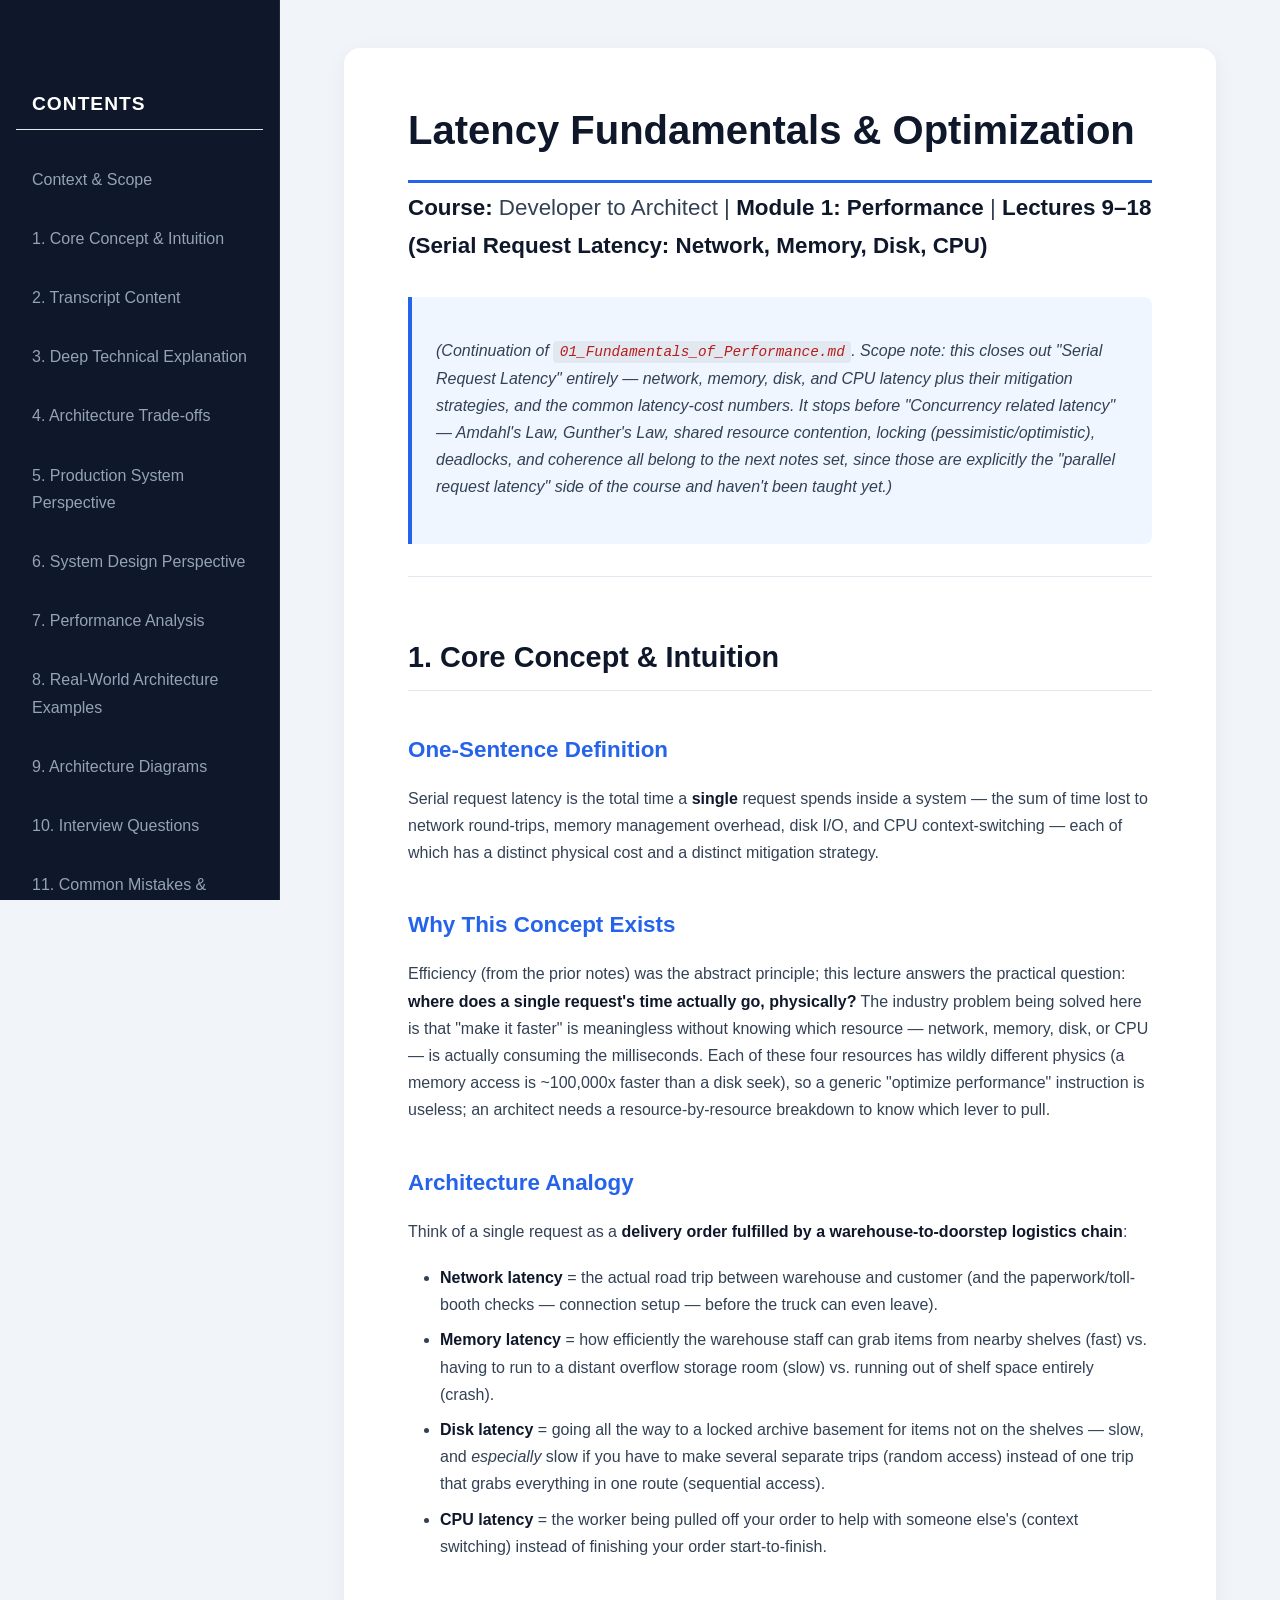
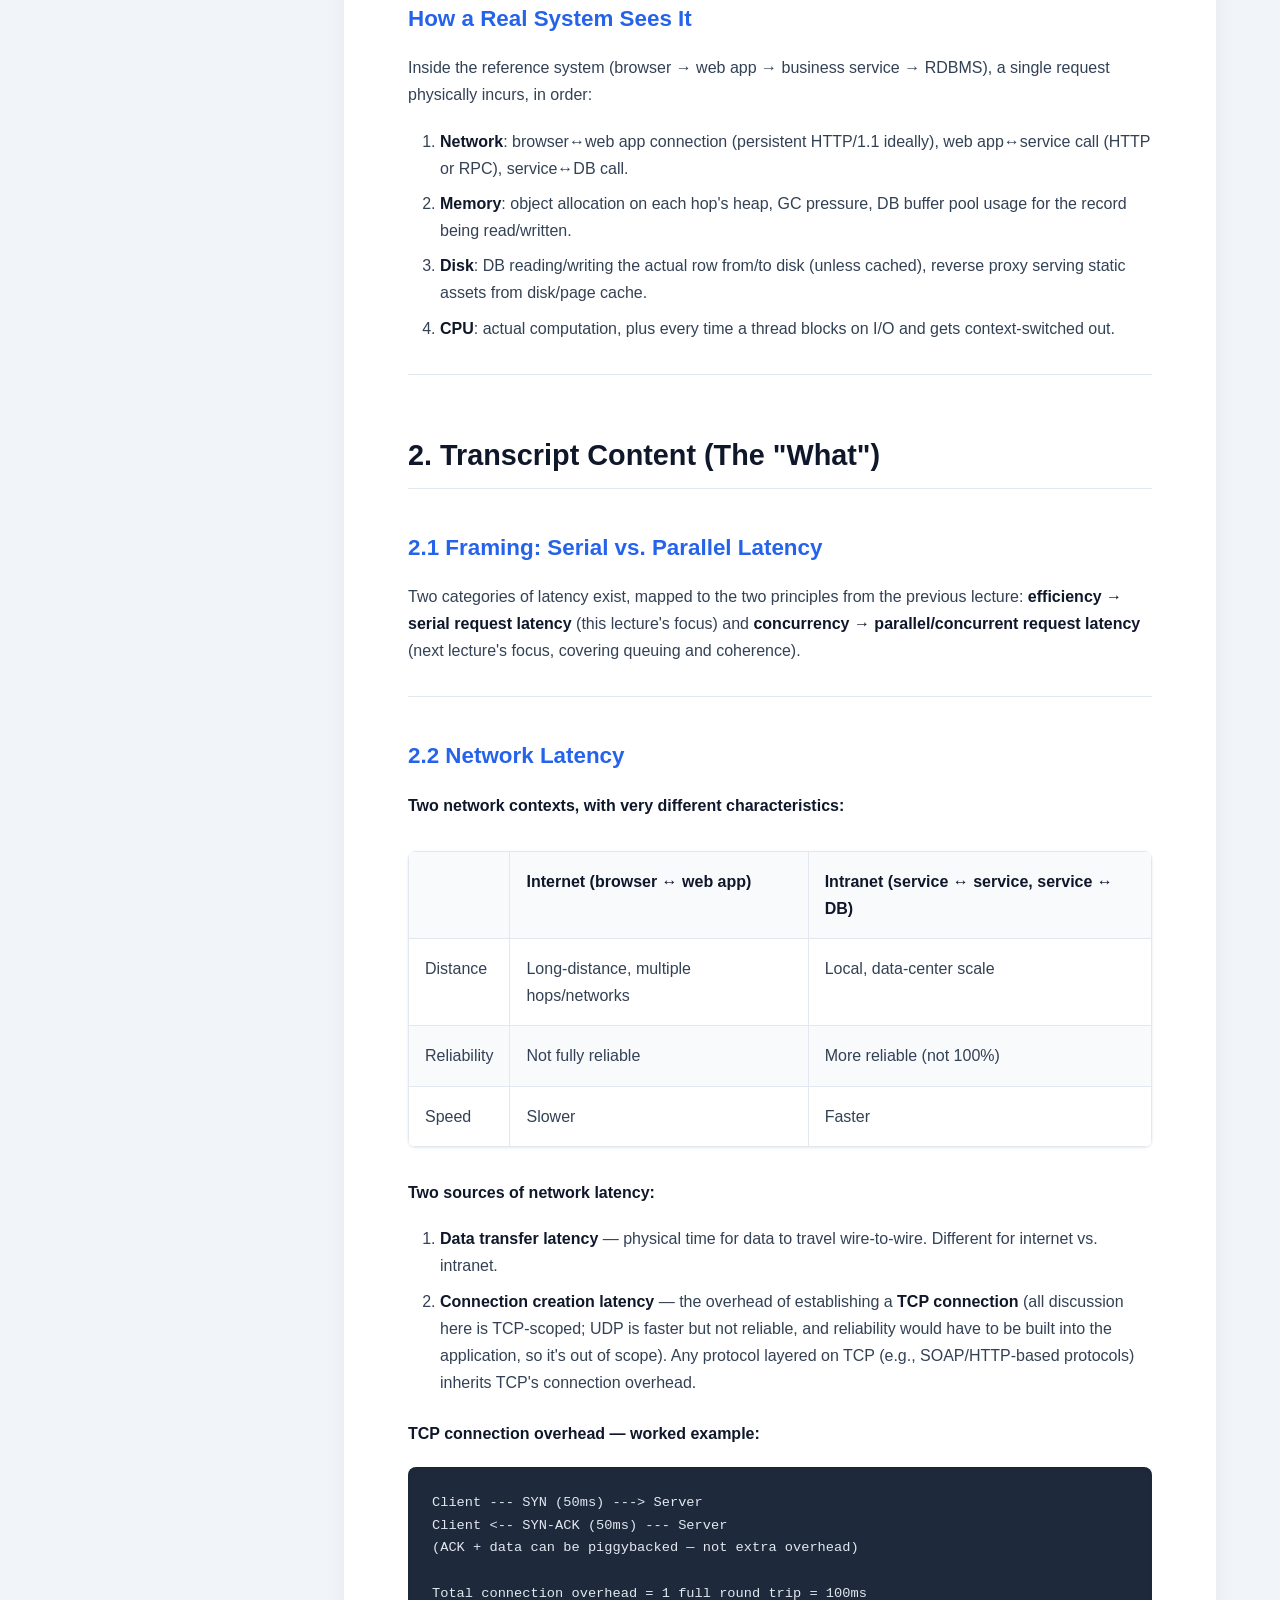
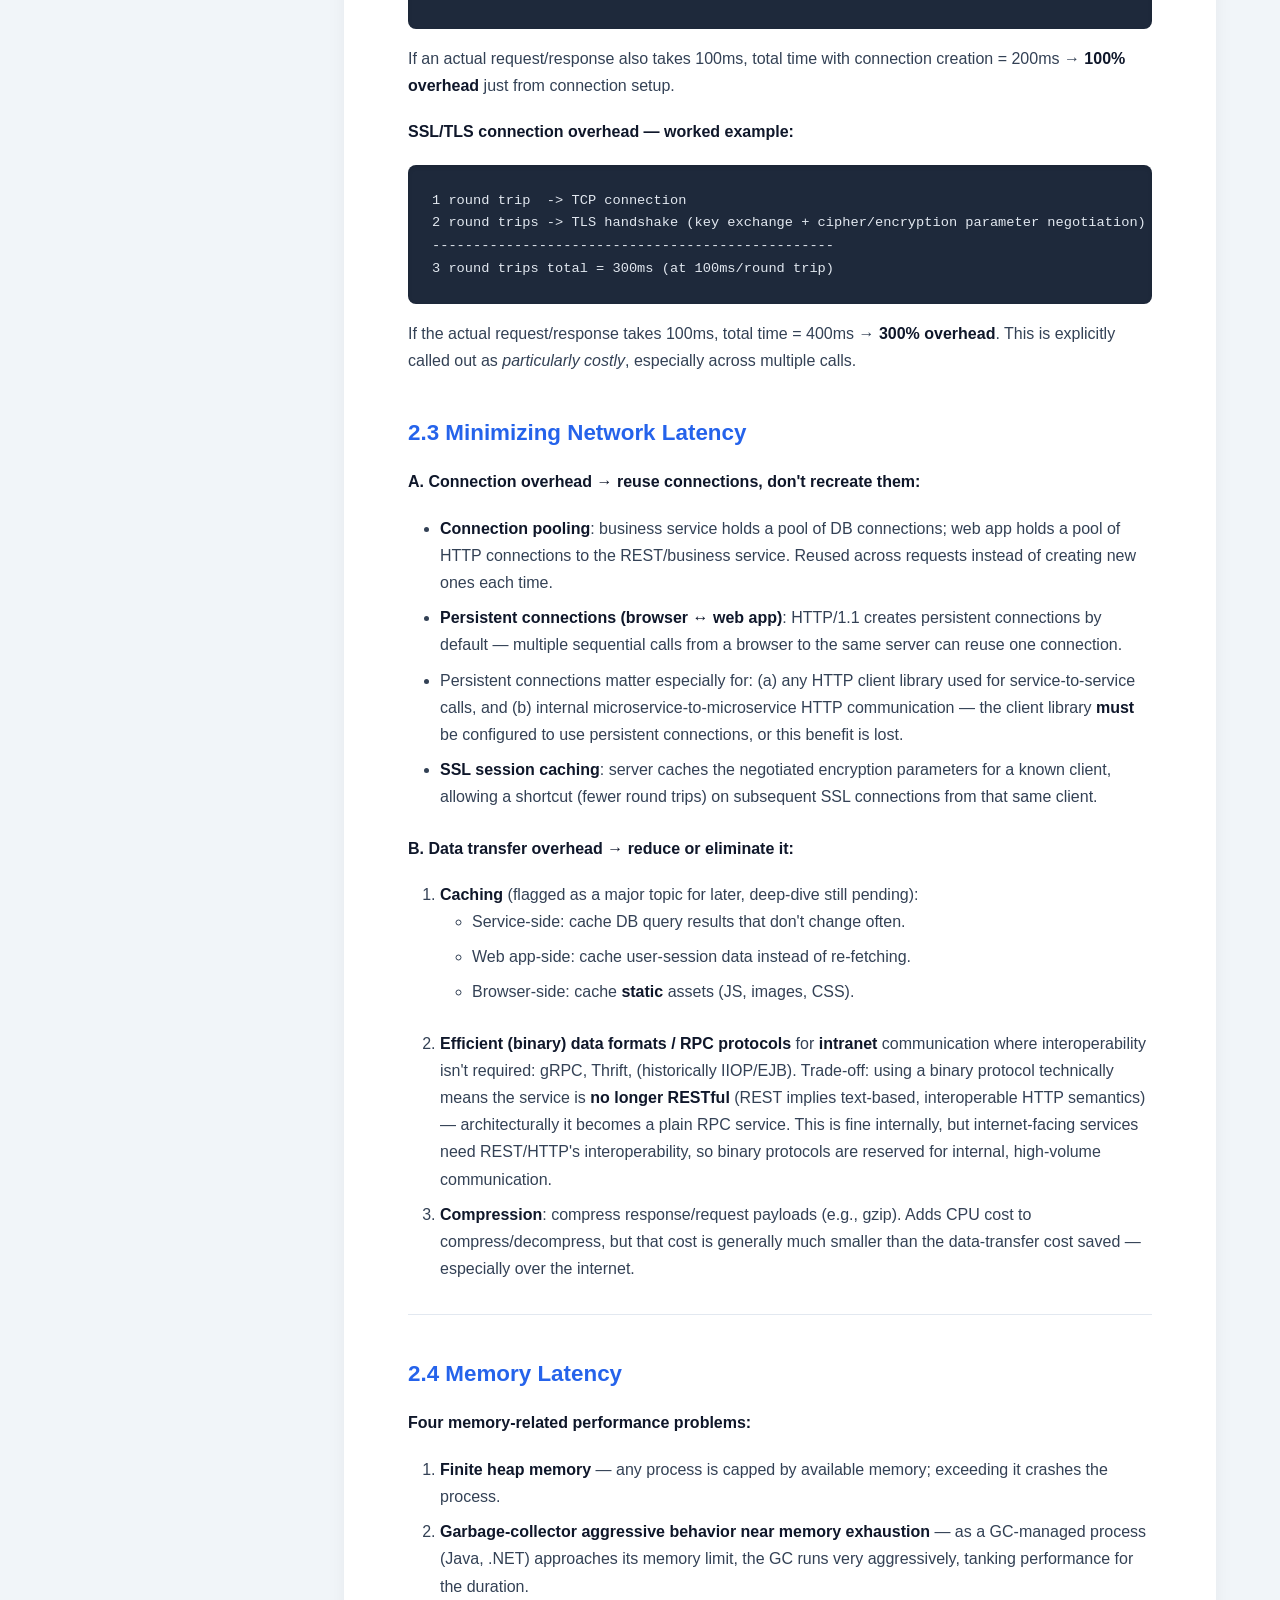
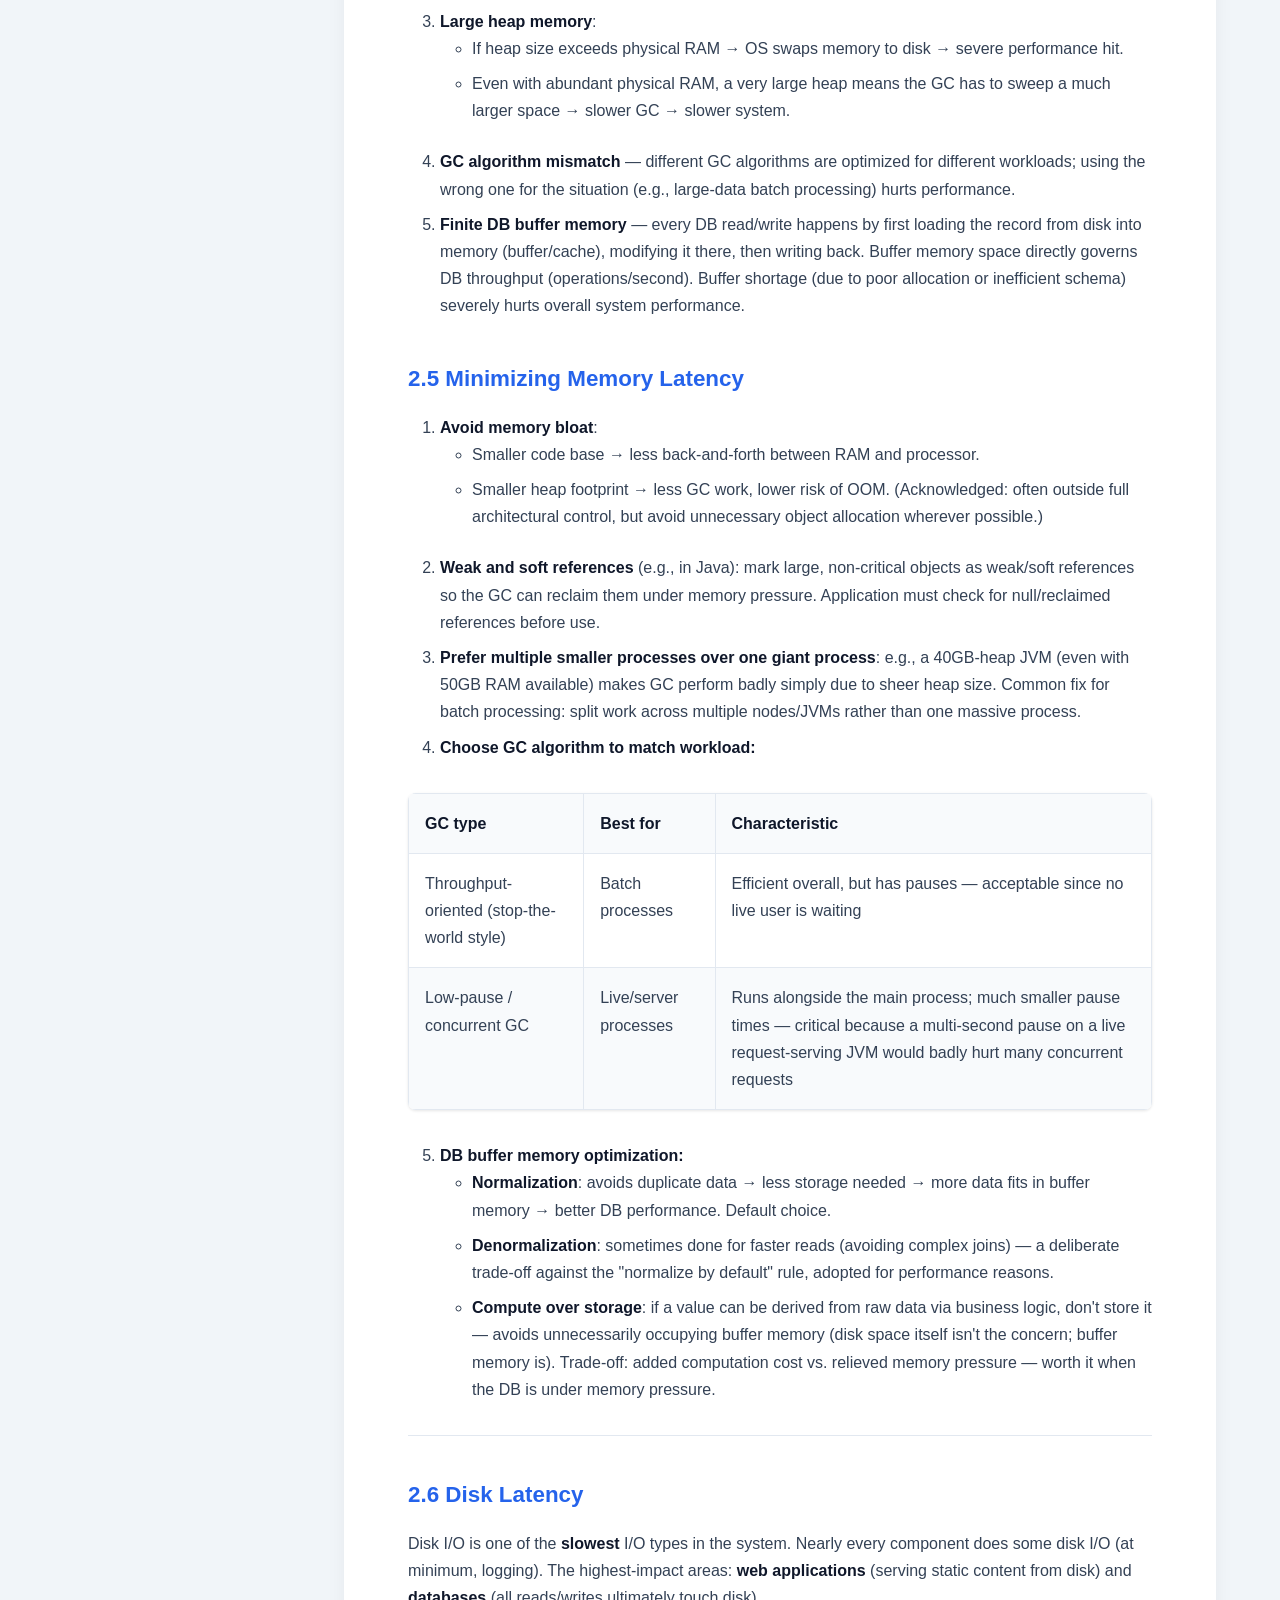
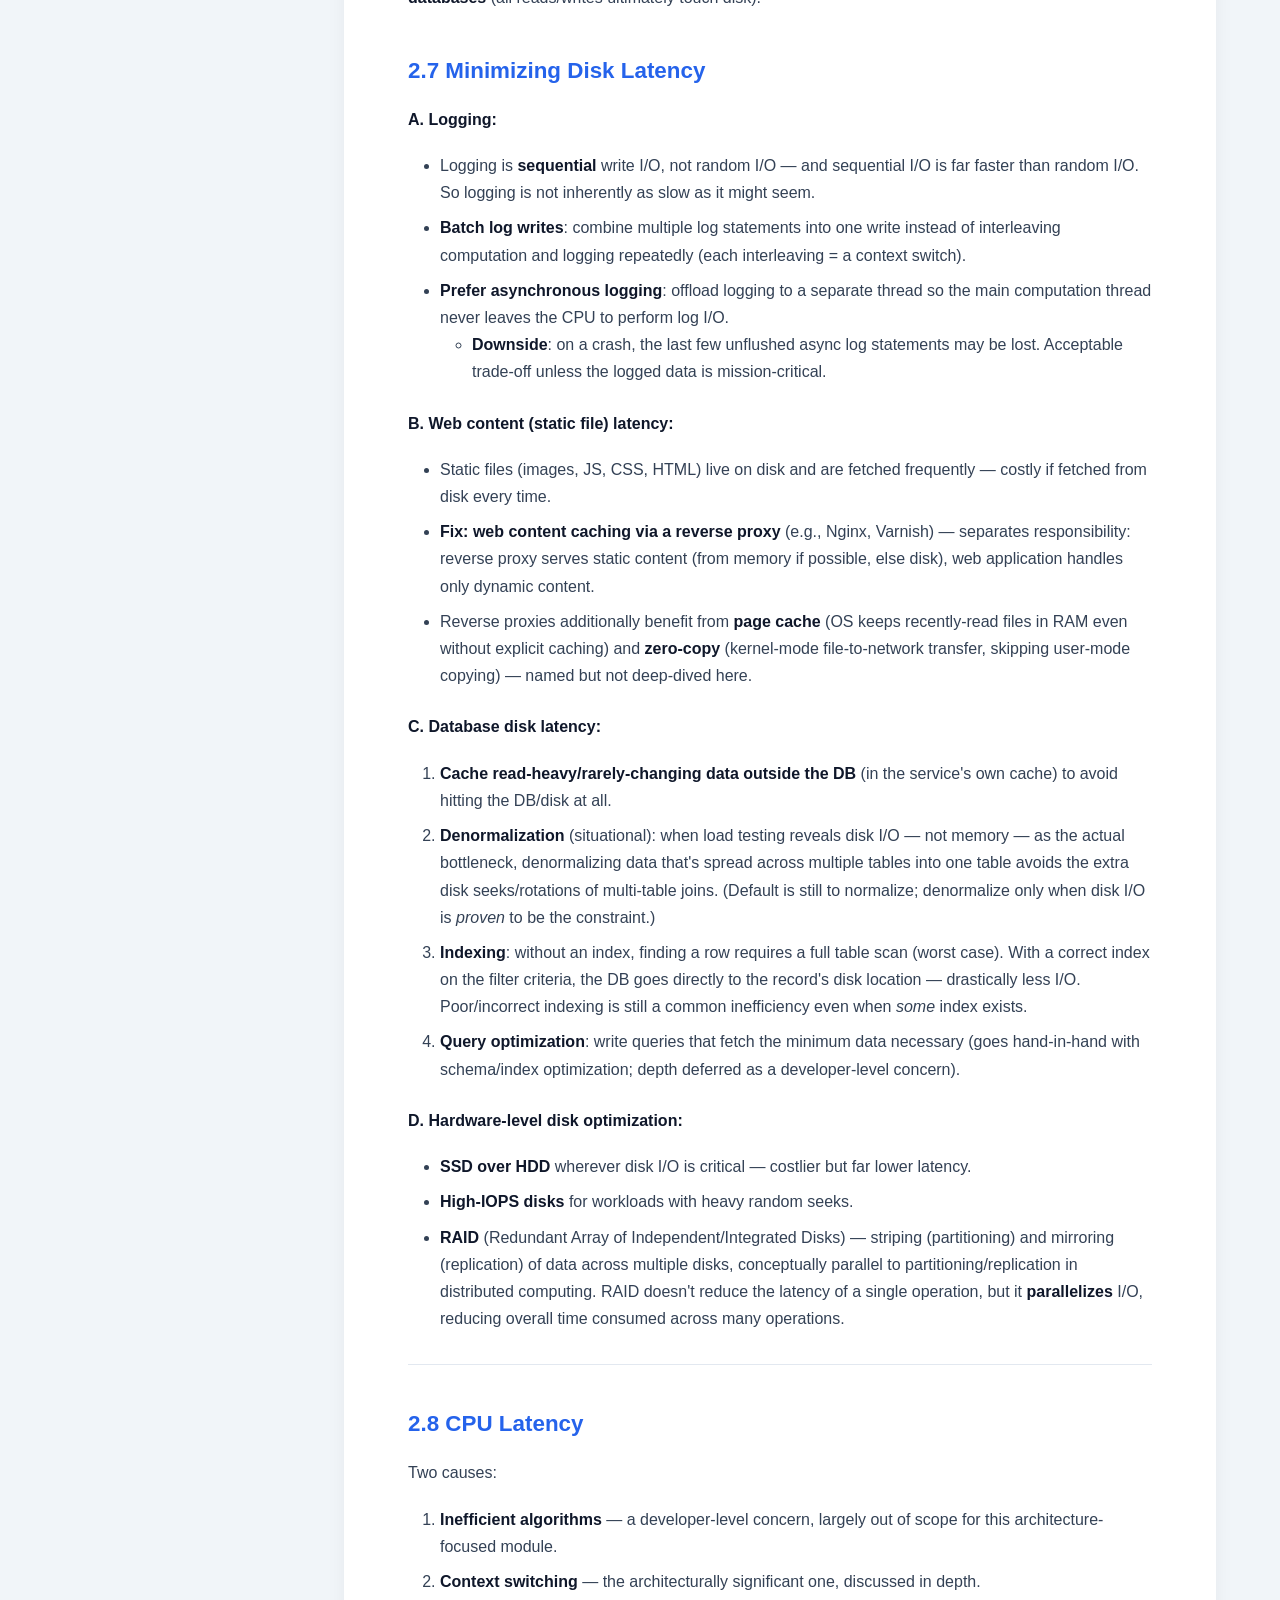
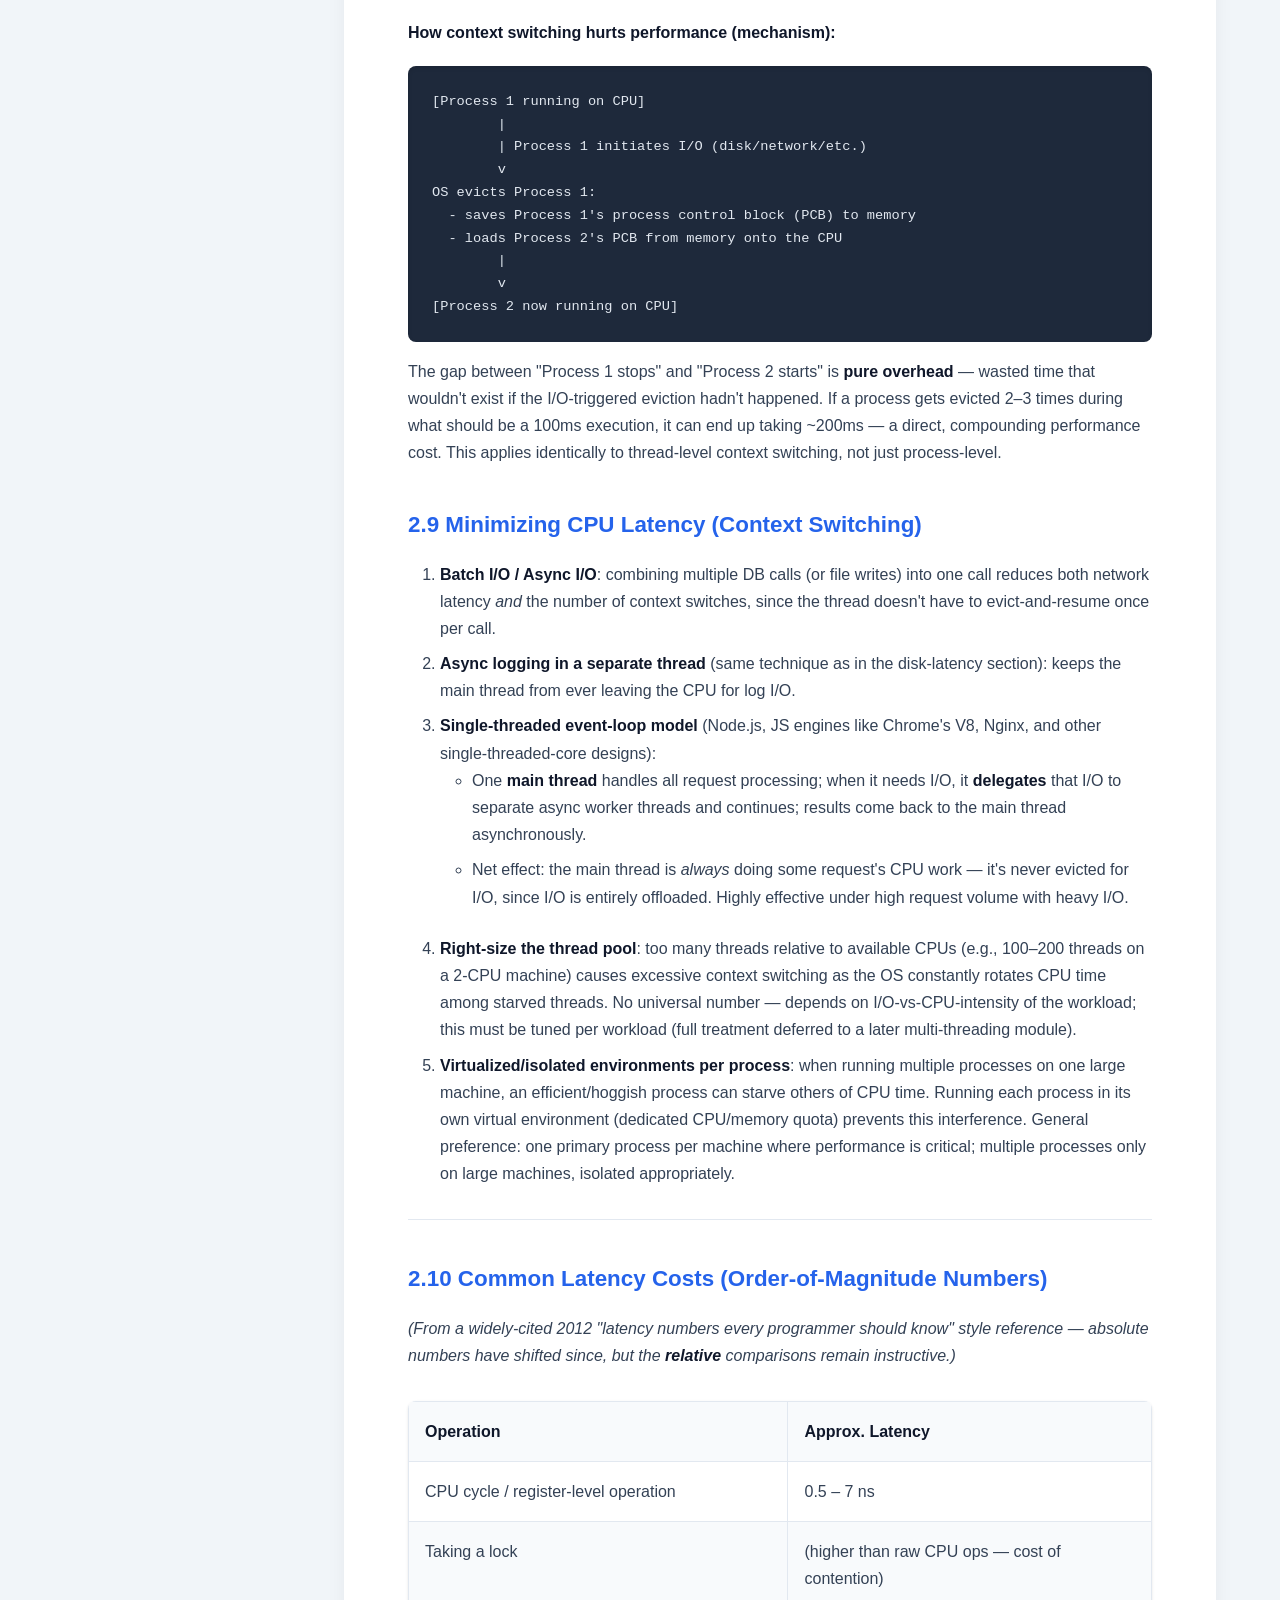
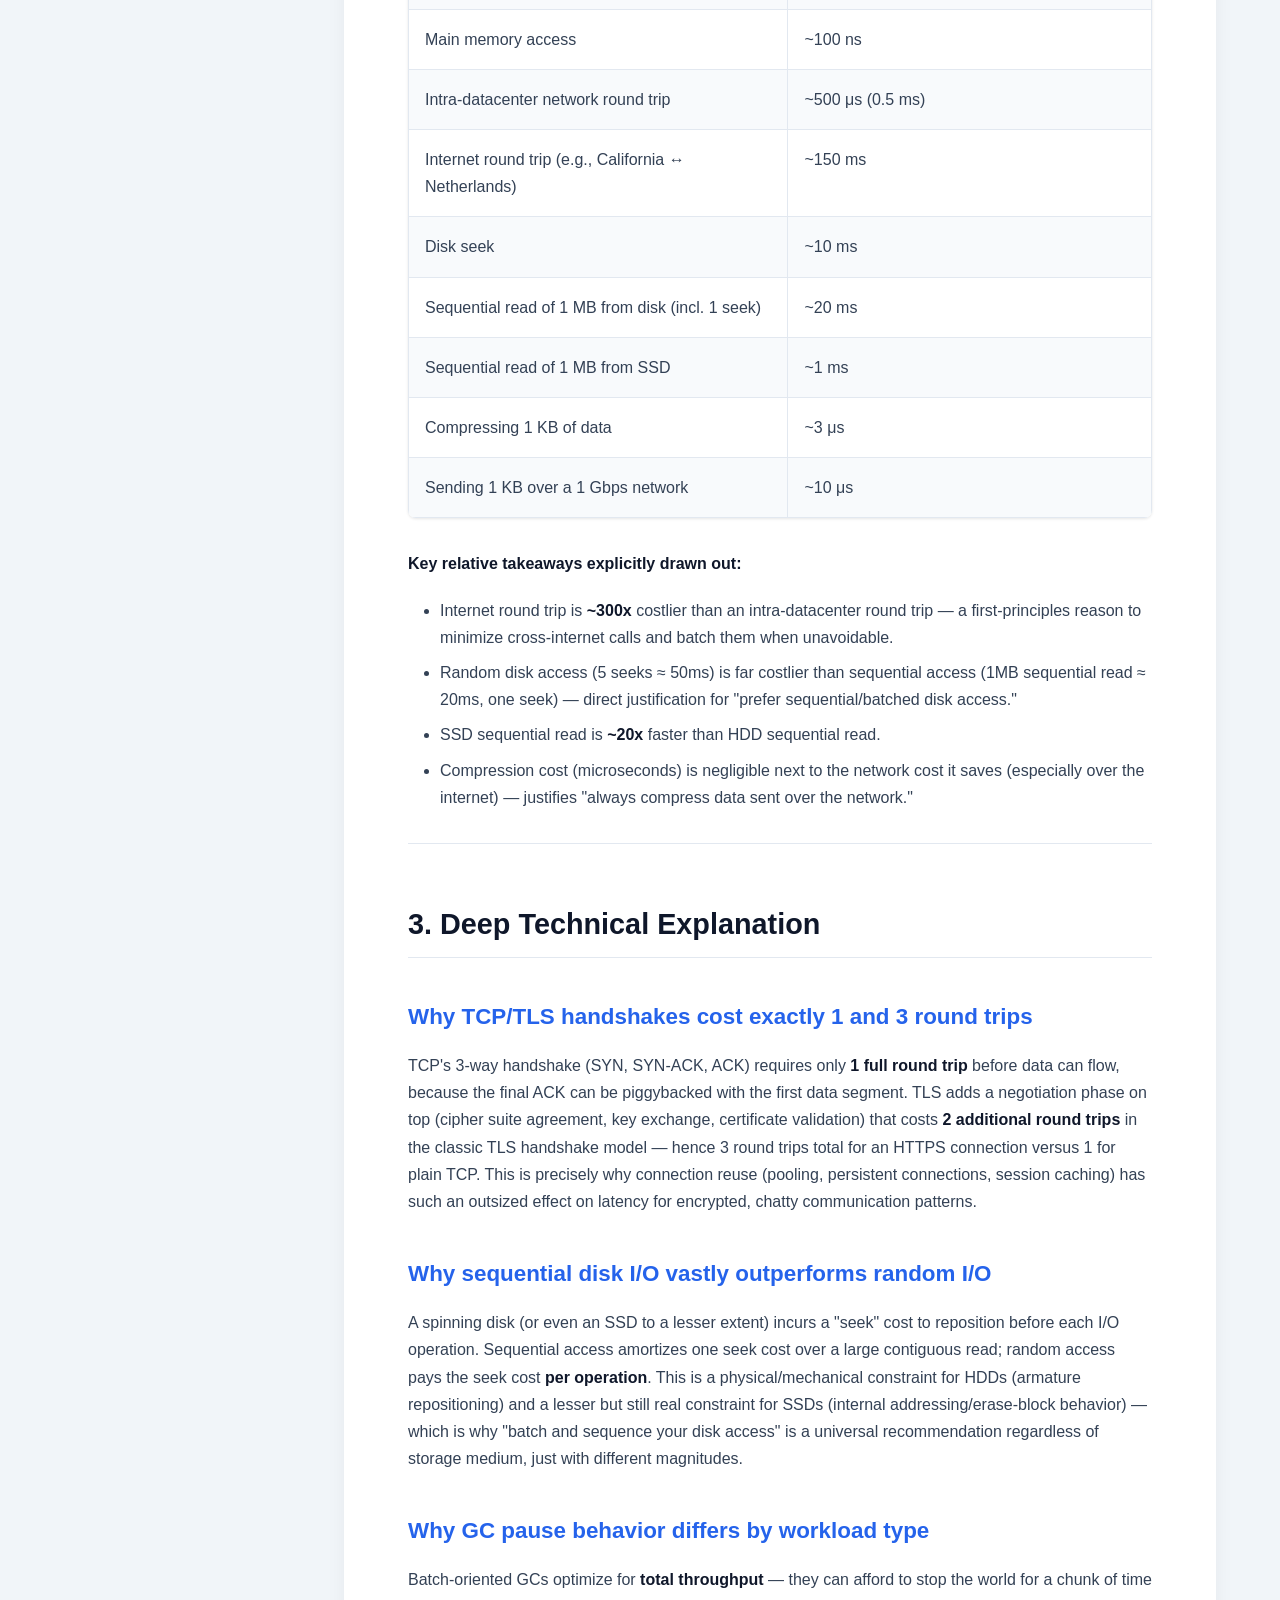
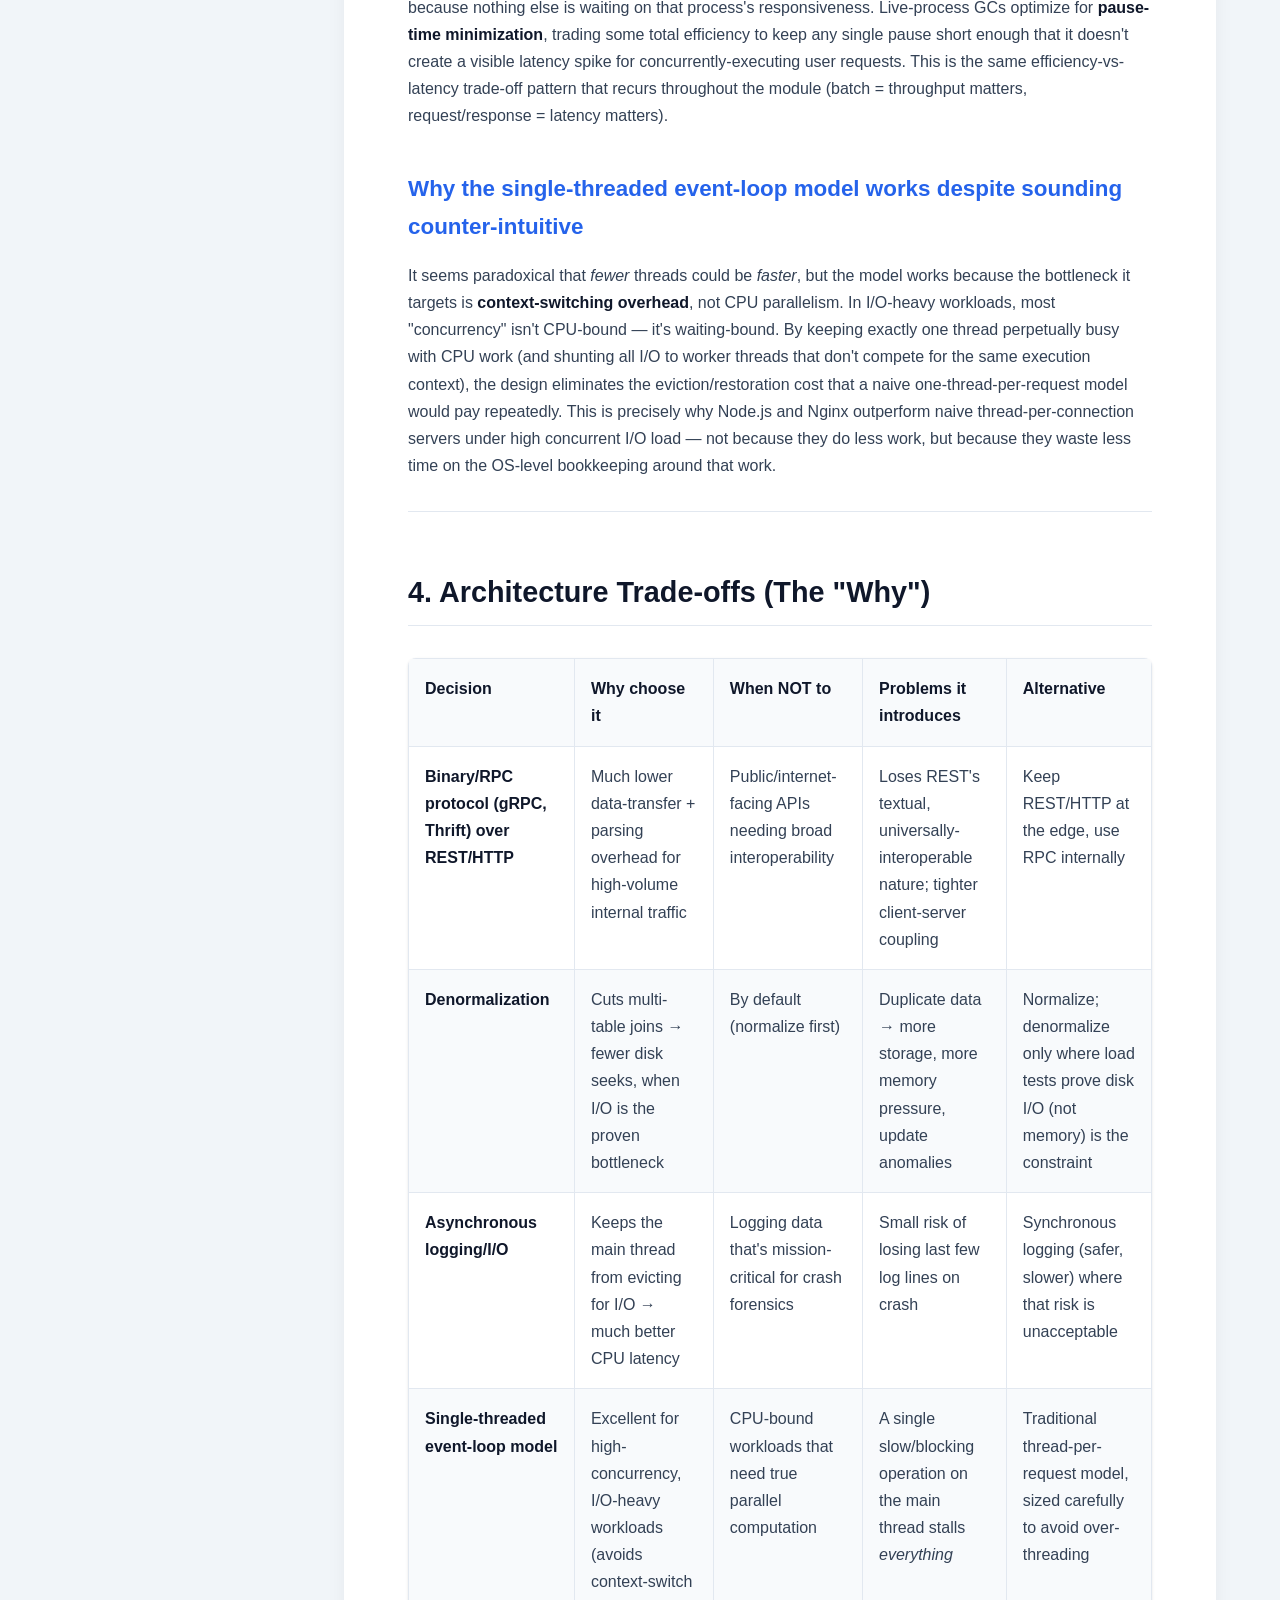
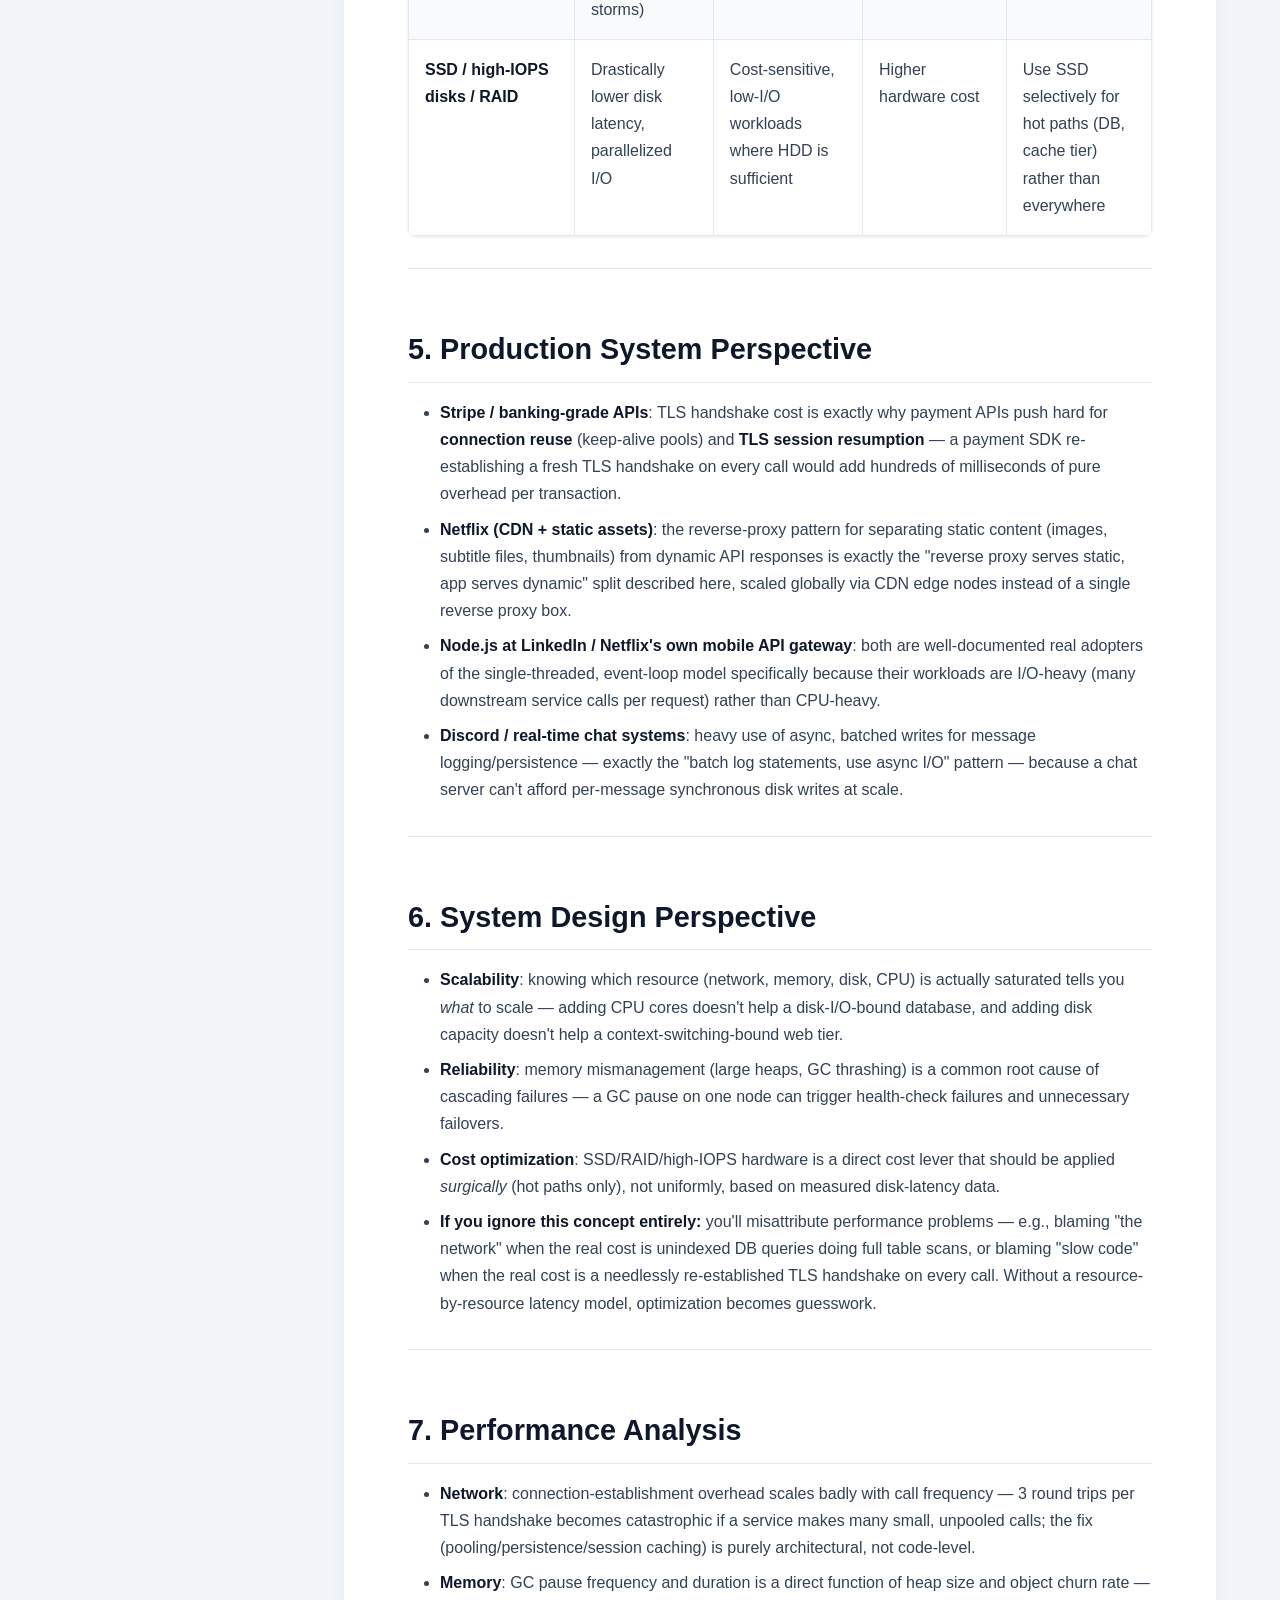
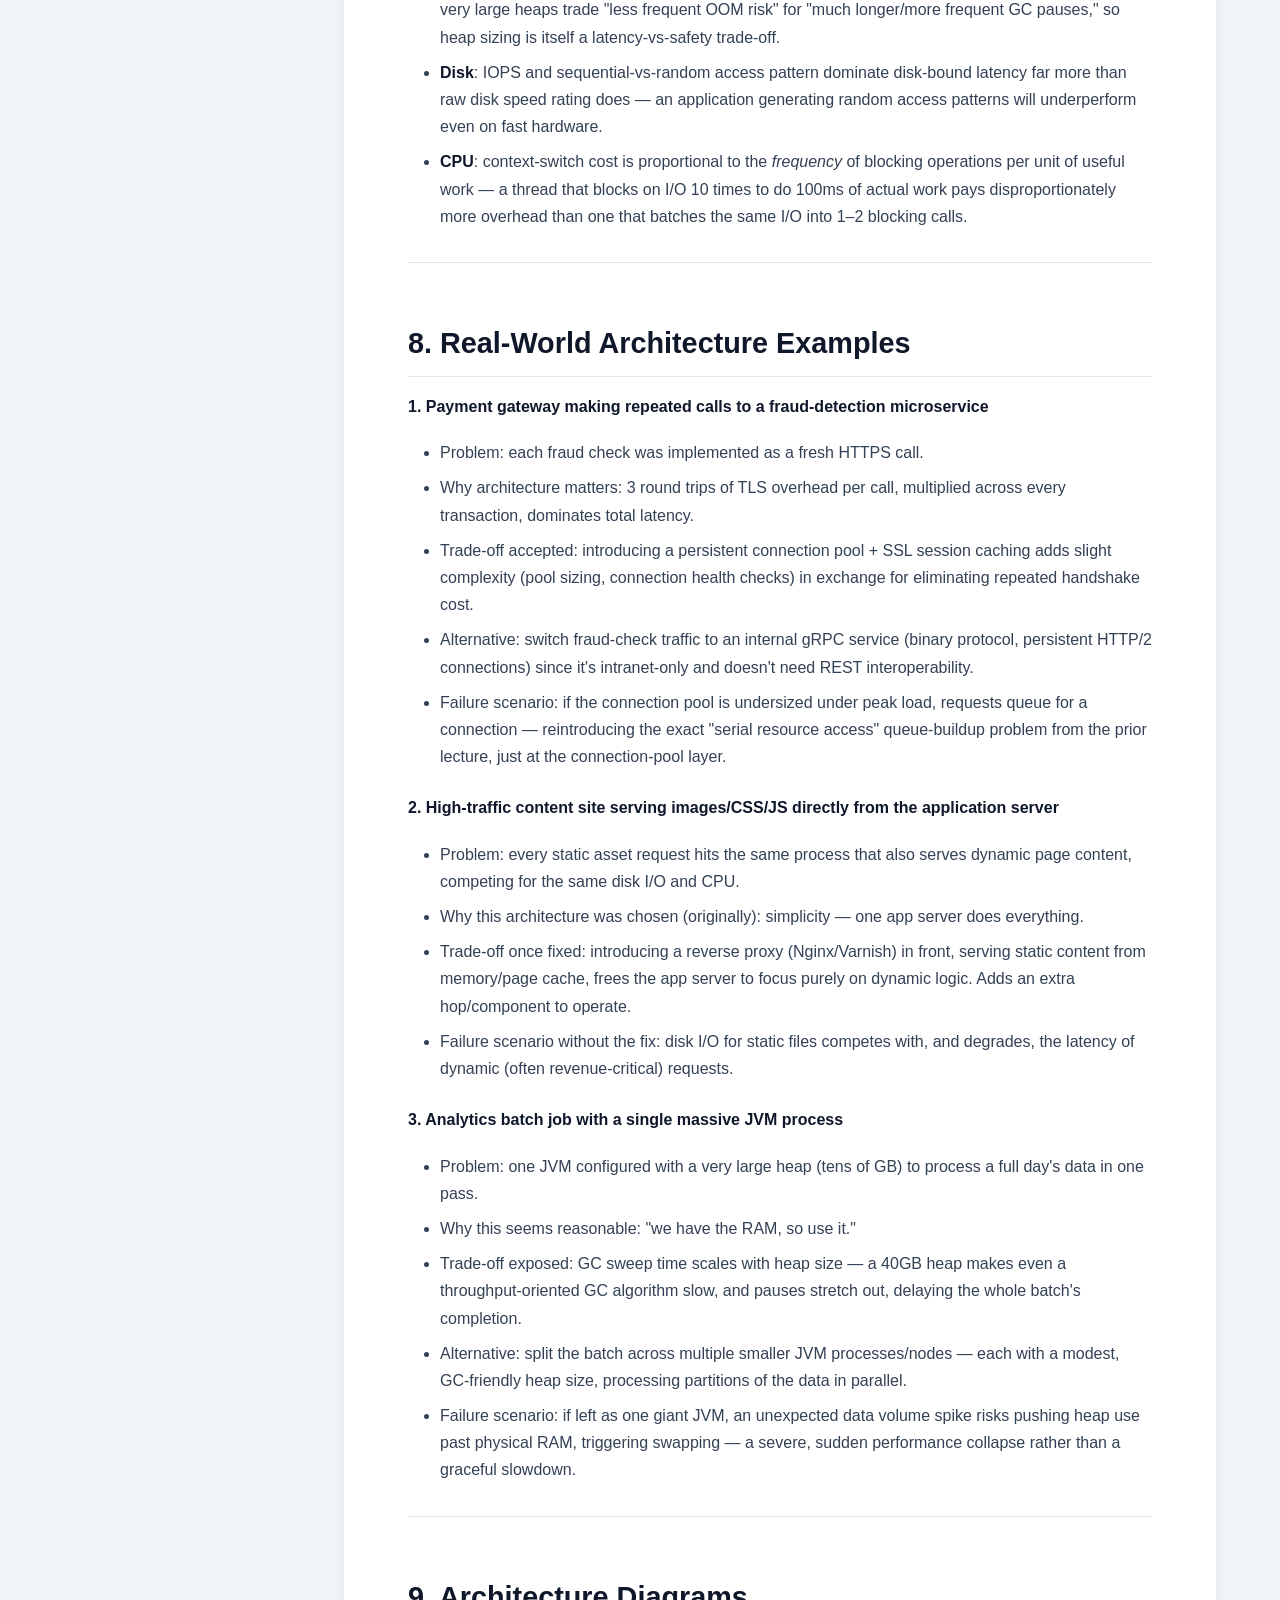
<file: Performance/Latency_Fundamentals_&_Optimization.html>
<!DOCTYPE html>
<html lang="en">
<head>
    <meta charset="UTF-8">
    <meta name="viewport" content="width=device-width, initial-scale=1.0">
    <title>Latency Fundamentals & Optimization</title>
    <style>
        :root {
            --sidebar-bg: #0f172a;
            --sidebar-hover: #1e293b;
            --sidebar-text: #94a3b8;
            --sidebar-text-hover: #f8fafc;
            --bg-color: #f1f5f9;
            --card-bg: #ffffff;
            --text-main: #334155;
            --heading-color: #0f172a;
            --primary-accent: #2563eb;
            --code-bg: #1e293b;
            --code-text: #e2e8f0;
            --inline-code-bg: #e2e8f0;
            --inline-code-text: #b91c1c;
            --border-color: #e2e8f0;
        }

        html {
            scroll-behavior: smooth;
        }

        body {
            margin: 0;
            padding: 0;
            font-family: 'Inter', -apple-system, BlinkMacSystemFont, "Segoe UI", Roboto, Helvetica, Arial, sans-serif;
            background-color: var(--bg-color);
            color: var(--text-main);
            display: flex;
            line-height: 1.7;
        }

        /* Sidebar Navigation */
        .sidebar {
            width: 280px;
            height: 100vh;
            background-color: var(--sidebar-bg);
            position: fixed;
            top: 0;
            left: 0;
            overflow-y: auto;
            padding: 2rem 1rem;
            box-sizing: border-box;
            border-right: 1px solid #1e293b;
        }

        .sidebar h2 {
            color: #ffffff;
            font-size: 1.2rem;
            margin-bottom: 1.5rem;
            padding-left: 1rem;
            text-transform: uppercase;
            letter-spacing: 1px;
        }

        .sidebar ul {
            list-style: none;
            padding: 0;
            margin: 0;
        }

        .sidebar li {
            margin-bottom: 0.5rem;
        }

        .sidebar a {
            display: block;
            padding: 0.75rem 1rem;
            color: var(--sidebar-text);
            text-decoration: none;
            border-radius: 8px;
            font-weight: 500;
            transition: all 0.2s ease;
        }

        .sidebar a:hover {
            background-color: var(--sidebar-hover);
            color: var(--sidebar-text-hover);
            padding-left: 1.25rem;
        }

        /* Main Content Area */
        .content-wrapper {
            margin-left: 280px;
            padding: 3rem 5%;
            width: calc(100% - 280px);
            box-sizing: border-box;
        }

        .content {
            background: var(--card-bg);
            padding: 3rem 4rem;
            border-radius: 16px;
            box-shadow: 0 4px 20px rgba(0, 0, 0, 0.05);
            max-width: 1000px;
            margin: 0 auto;
        }

        /* Typography */
        h1, h2, h3, h4 {
            color: var(--heading-color);
            margin-top: 2.5rem;
            margin-bottom: 1rem;
            font-weight: 700;
        }

        h1 {
            font-size: 2.5rem;
            margin-top: 0;
            padding-bottom: 1rem;
            border-bottom: 3px solid var(--primary-accent);
        }

        h2 {
            font-size: 1.8rem;
            padding-bottom: 0.5rem;
            border-bottom: 1px solid var(--border-color);
            padding-top: 1rem;
        }

        h3 {
            font-size: 1.4rem;
            color: var(--primary-accent);
        }

        h4 {
            font-size: 1.1rem;
            color: var(--heading-color);
        }

        p {
            margin-bottom: 1.2rem;
        }

        strong {
            color: var(--heading-color);
        }

        /* Code Blocks */
        pre {
            background-color: var(--code-bg);
            color: var(--code-text);
            padding: 1.5rem;
            border-radius: 8px;
            overflow-x: auto;
            font-family: 'Fira Code', 'Courier New', Courier, monospace;
            font-size: 0.95rem;
            line-height: 1.5;
            box-shadow: inset 0 2px 4px rgba(0,0,0,0.1);
        }

        code {
            background-color: var(--inline-code-bg);
            color: var(--inline-code-text);
            padding: 0.2rem 0.4rem;
            border-radius: 4px;
            font-family: 'Fira Code', 'Courier New', Courier, monospace;
            font-size: 0.9em;
        }

        pre code {
            background-color: transparent;
            color: inherit;
            padding: 0;
        }

        /* Tables */
        table {
            width: 100%;
            border-collapse: collapse;
            margin: 2rem 0;
            background-color: #ffffff;
            border-radius: 8px;
            overflow: hidden;
            box-shadow: 0 1px 3px rgba(0,0,0,0.1);
        }

        th, td {
            padding: 1rem;
            text-align: left;
            border: 1px solid var(--border-color);
            vertical-align: top;
        }

        th {
            background-color: #f8fafc;
            color: var(--heading-color);
            font-weight: 600;
        }

        tr:nth-child(even) {
            background-color: #f8fafc;
        }

        /* Lists */
        ul, ol {
            margin-bottom: 1.5rem;
            padding-left: 2rem;
        }

        li {
            margin-bottom: 0.5rem;
        }

        hr {
            border: 0;
            border-top: 1px solid var(--border-color);
            margin: 2rem 0;
        }

        /* Callouts / Highlight Box */
        .highlight-box {
            background-color: #eff6ff;
            border-left: 4px solid var(--primary-accent);
            padding: 1.5rem;
            margin: 1.5rem 0;
            border-radius: 0 8px 8px 0;
        }

        /* Responsive Design */
        @media (max-width: 900px) {
            .sidebar {
                width: 100%;
                height: auto;
                position: relative;
                padding: 1rem;
            }
            .content-wrapper {
                margin-left: 0;
                width: 100%;
                padding: 1rem;
            }
            .content {
                padding: 1.5rem;
            }
            h1 {
                font-size: 2rem;
            }
        }
    </style>
</head>
<body>

    <!-- Vertical Sidebar -->
    <nav class="sidebar">
        <h2>Contents</h2>
        <ul>
            <li><a href="#intro">Context & Scope</a></li>
            <li><a href="#core-concept">1. Core Concept & Intuition</a></li>
            <li><a href="#transcript-content">2. Transcript Content</a></li>
            <li><a href="#deep-technical">3. Deep Technical Explanation</a></li>
            <li><a href="#architecture-tradeoffs">4. Architecture Trade-offs</a></li>
            <li><a href="#production-perspective">5. Production System Perspective</a></li>
            <li><a href="#system-design">6. System Design Perspective</a></li>
            <li><a href="#performance-analysis">7. Performance Analysis</a></li>
            <li><a href="#real-world-examples">8. Real-World Architecture Examples</a></li>
            <li><a href="#architecture-diagrams">9. Architecture Diagrams</a></li>
            <li><a href="#interview-questions">10. Interview Questions</a></li>
            <li><a href="#common-mistakes">11. Common Mistakes & Misconceptions</a></li>
            <li><a href="#connections">12. Connections to Other Topics</a></li>
        </ul>
    </nav>

    <!-- Main Content -->
    <main class="content-wrapper">
        <div class="content">

            <div id="intro">
                <h1>Latency Fundamentals & Optimization</h1>
                <h3 style="color: var(--text-main); font-weight: normal; margin-top: -10px; margin-bottom: 2rem;"><strong>Course:</strong> Developer to Architect | <strong>Module 1: Performance</strong> | <strong>Lectures 9–18 (Serial Request Latency: Network, Memory, Disk, CPU)</strong></h3>
                
                <div class="highlight-box">
                    <p><em>(Continuation of <code>01_Fundamentals_of_Performance.md</code>. Scope note: this closes out "Serial Request Latency" entirely — network, memory, disk, and CPU latency plus their mitigation strategies, and the common latency-cost numbers. It stops before "Concurrency related latency" — Amdahl's Law, Gunther's Law, shared resource contention, locking (pessimistic/optimistic), deadlocks, and coherence all belong to the <em>next</em> notes set, since those are explicitly the "parallel request latency" side of the course and haven't been taught yet.)</em></p>
                </div>
                <hr>
            </div>

            <h2 id="core-concept">1. Core Concept & Intuition</h2>
            
            <h3>One-Sentence Definition</h3>
            <p>Serial request latency is the total time a <strong>single</strong> request spends inside a system — the sum of time lost to network round-trips, memory management overhead, disk I/O, and CPU context-switching — each of which has a distinct physical cost and a distinct mitigation strategy.</p>

            <h3>Why This Concept Exists</h3>
            <p>Efficiency (from the prior notes) was the abstract principle; this lecture answers the practical question: <strong>where does a single request's time actually go, physically?</strong> The industry problem being solved here is that "make it faster" is meaningless without knowing which resource — network, memory, disk, or CPU — is actually consuming the milliseconds. Each of these four resources has wildly different physics (a memory access is ~100,000x faster than a disk seek), so a generic "optimize performance" instruction is useless; an architect needs a resource-by-resource breakdown to know which lever to pull.</p>

            <h3>Architecture Analogy</h3>
            <p>Think of a single request as a <strong>delivery order fulfilled by a warehouse-to-doorstep logistics chain</strong>:</p>
            <ul>
                <li><strong>Network latency</strong> = the actual road trip between warehouse and customer (and the paperwork/toll-booth checks — connection setup — before the truck can even leave).</li>
                <li><strong>Memory latency</strong> = how efficiently the warehouse staff can grab items from nearby shelves (fast) vs. having to run to a distant overflow storage room (slow) vs. running out of shelf space entirely (crash).</li>
                <li><strong>Disk latency</strong> = going all the way to a locked archive basement for items not on the shelves — slow, and <em>especially</em> slow if you have to make several separate trips (random access) instead of one trip that grabs everything in one route (sequential access).</li>
                <li><strong>CPU latency</strong> = the worker being pulled off your order to help with someone else's (context switching) instead of finishing your order start-to-finish.</li>
            </ul>

            <h3>How a Real System Sees It</h3>
            <p>Inside the reference system (browser → web app → business service → RDBMS), a single request physically incurs, in order:</p>
            <ol>
                <li><strong>Network</strong>: browser↔web app connection (persistent HTTP/1.1 ideally), web app↔service call (HTTP or RPC), service↔DB call.</li>
                <li><strong>Memory</strong>: object allocation on each hop's heap, GC pressure, DB buffer pool usage for the record being read/written.</li>
                <li><strong>Disk</strong>: DB reading/writing the actual row from/to disk (unless cached), reverse proxy serving static assets from disk/page cache.</li>
                <li><strong>CPU</strong>: actual computation, plus every time a thread blocks on I/O and gets context-switched out.</li>
            </ol>

            <hr>

            <h2 id="transcript-content">2. Transcript Content (The "What")</h2>
            
            <h3>2.1 Framing: Serial vs. Parallel Latency</h3>
            <p>Two categories of latency exist, mapped to the two principles from the previous lecture: <strong>efficiency → serial request latency</strong> (this lecture's focus) and <strong>concurrency → parallel/concurrent request latency</strong> (next lecture's focus, covering queuing and coherence).</p>

            <hr>

            <h3>2.2 Network Latency</h3>

            <p><strong>Two network contexts, with very different characteristics:</strong></p>
            <table>
                <thead>
                    <tr>
                        <th></th>
                        <th>Internet (browser ↔ web app)</th>
                        <th>Intranet (service ↔ service, service ↔ DB)</th>
                    </tr>
                </thead>
                <tbody>
                    <tr>
                        <td>Distance</td>
                        <td>Long-distance, multiple hops/networks</td>
                        <td>Local, data-center scale</td>
                    </tr>
                    <tr>
                        <td>Reliability</td>
                        <td>Not fully reliable</td>
                        <td>More reliable (not 100%)</td>
                    </tr>
                    <tr>
                        <td>Speed</td>
                        <td>Slower</td>
                        <td>Faster</td>
                    </tr>
                </tbody>
            </table>

            <p><strong>Two sources of network latency:</strong></p>
            <ol>
                <li><strong>Data transfer latency</strong> — physical time for data to travel wire-to-wire. Different for internet vs. intranet.</li>
                <li><strong>Connection creation latency</strong> — the overhead of establishing a <strong>TCP connection</strong> (all discussion here is TCP-scoped; UDP is faster but not reliable, and reliability would have to be built into the application, so it's out of scope). Any protocol layered on TCP (e.g., SOAP/HTTP-based protocols) inherits TCP's connection overhead.</li>
            </ol>

            <p><strong>TCP connection overhead — worked example:</strong></p>
<pre><code>Client --- SYN (50ms) ---&gt; Server
Client &lt;-- SYN-ACK (50ms) --- Server
(ACK + data can be piggybacked — not extra overhead)

Total connection overhead = 1 full round trip = 100ms</code></pre>
            <p>If an actual request/response also takes 100ms, total time with connection creation = 200ms → <strong>100% overhead</strong> just from connection setup.</p>

            <p><strong>SSL/TLS connection overhead — worked example:</strong></p>
<pre><code>1 round trip  -&gt; TCP connection
2 round trips -&gt; TLS handshake (key exchange + cipher/encryption parameter negotiation)
-------------------------------------------------
3 round trips total = 300ms (at 100ms/round trip)</code></pre>
            <p>If the actual request/response takes 100ms, total time = 400ms → <strong>300% overhead</strong>. This is explicitly called out as <em>particularly costly</em>, especially across multiple calls.</p>

            <h3>2.3 Minimizing Network Latency</h3>

            <p><strong>A. Connection overhead → reuse connections, don't recreate them:</strong></p>
            <ul>
                <li><strong>Connection pooling</strong>: business service holds a pool of DB connections; web app holds a pool of HTTP connections to the REST/business service. Reused across requests instead of creating new ones each time.</li>
                <li><strong>Persistent connections (browser ↔ web app)</strong>: HTTP/1.1 creates persistent connections by default — multiple sequential calls from a browser to the same server can reuse one connection.</li>
                <li>Persistent connections matter especially for: (a) any HTTP client library used for service-to-service calls, and (b) internal microservice-to-microservice HTTP communication — the client library <strong>must</strong> be configured to use persistent connections, or this benefit is lost.</li>
                <li><strong>SSL session caching</strong>: server caches the negotiated encryption parameters for a known client, allowing a shortcut (fewer round trips) on subsequent SSL connections from that same client.</li>
            </ul>

            <p><strong>B. Data transfer overhead → reduce or eliminate it:</strong></p>
            <ol>
                <li><strong>Caching</strong> (flagged as a major topic for later, deep-dive still pending):
                    <ul>
                        <li>Service-side: cache DB query results that don't change often.</li>
                        <li>Web app-side: cache user-session data instead of re-fetching.</li>
                        <li>Browser-side: cache <strong>static</strong> assets (JS, images, CSS).</li>
                    </ul>
                </li>
                <li><strong>Efficient (binary) data formats / RPC protocols</strong> for <strong>intranet</strong> communication where interoperability isn't required: gRPC, Thrift, (historically IIOP/EJB). Trade-off: using a binary protocol technically means the service is <strong>no longer RESTful</strong> (REST implies text-based, interoperable HTTP semantics) — architecturally it becomes a plain RPC service. This is fine internally, but internet-facing services need REST/HTTP's interoperability, so binary protocols are reserved for internal, high-volume communication.</li>
                <li><strong>Compression</strong>: compress response/request payloads (e.g., gzip). Adds CPU cost to compress/decompress, but that cost is generally much smaller than the data-transfer cost saved — especially over the internet.</li>
            </ol>

            <hr>

            <h3>2.4 Memory Latency</h3>

            <p><strong>Four memory-related performance problems:</strong></p>
            <ol>
                <li><strong>Finite heap memory</strong> — any process is capped by available memory; exceeding it crashes the process.</li>
                <li><strong>Garbage-collector aggressive behavior near memory exhaustion</strong> — as a GC-managed process (Java, .NET) approaches its memory limit, the GC runs very aggressively, tanking performance for the duration.</li>
                <li><strong>Large heap memory</strong>:
                    <ul>
                        <li>If heap size exceeds physical RAM → OS swaps memory to disk → severe performance hit.</li>
                        <li>Even with abundant physical RAM, a very large heap means the GC has to sweep a much larger space → slower GC → slower system.</li>
                    </ul>
                </li>
                <li><strong>GC algorithm mismatch</strong> — different GC algorithms are optimized for different workloads; using the wrong one for the situation (e.g., large-data batch processing) hurts performance.</li>
                <li><strong>Finite DB buffer memory</strong> — every DB read/write happens by first loading the record from disk into memory (buffer/cache), modifying it there, then writing back. Buffer memory space directly governs DB throughput (operations/second). Buffer shortage (due to poor allocation or inefficient schema) severely hurts overall system performance.</li>
            </ol>

            <h3>2.5 Minimizing Memory Latency</h3>

            <ol>
                <li><strong>Avoid memory bloat</strong>:
                    <ul>
                        <li>Smaller code base → less back-and-forth between RAM and processor.</li>
                        <li>Smaller heap footprint → less GC work, lower risk of OOM. (Acknowledged: often outside full architectural control, but avoid unnecessary object allocation wherever possible.)</li>
                    </ul>
                </li>
                <li><strong>Weak and soft references</strong> (e.g., in Java): mark large, non-critical objects as weak/soft references so the GC can reclaim them under memory pressure. Application must check for null/reclaimed references before use.</li>
                <li><strong>Prefer multiple smaller processes over one giant process</strong>: e.g., a 40GB-heap JVM (even with 50GB RAM available) makes GC perform badly simply due to sheer heap size. Common fix for batch processing: split work across multiple nodes/JVMs rather than one massive process.</li>
                <li><strong>Choose GC algorithm to match workload:</strong></li>
            </ol>

            <table>
                <thead>
                    <tr>
                        <th>GC type</th>
                        <th>Best for</th>
                        <th>Characteristic</th>
                    </tr>
                </thead>
                <tbody>
                    <tr>
                        <td>Throughput-oriented (stop-the-world style)</td>
                        <td>Batch processes</td>
                        <td>Efficient overall, but has pauses — acceptable since no live user is waiting</td>
                    </tr>
                    <tr>
                        <td>Low-pause / concurrent GC</td>
                        <td>Live/server processes</td>
                        <td>Runs alongside the main process; much smaller pause times — critical because a multi-second pause on a live request-serving JVM would badly hurt many concurrent requests</td>
                    </tr>
                </tbody>
            </table>

            <ol start="5">
                <li><strong>DB buffer memory optimization:</strong>
                    <ul>
                        <li><strong>Normalization</strong>: avoids duplicate data → less storage needed → more data fits in buffer memory → better DB performance. Default choice.</li>
                        <li><strong>Denormalization</strong>: sometimes done for faster reads (avoiding complex joins) — a deliberate trade-off against the "normalize by default" rule, adopted for performance reasons.</li>
                        <li><strong>Compute over storage</strong>: if a value can be derived from raw data via business logic, don't store it — avoids unnecessarily occupying buffer memory (disk space itself isn't the concern; buffer memory is). Trade-off: added computation cost vs. relieved memory pressure — worth it when the DB is under memory pressure.</li>
                    </ul>
                </li>
            </ol>

            <hr>

            <h3>2.6 Disk Latency</h3>

            <p>Disk I/O is one of the <strong>slowest</strong> I/O types in the system. Nearly every component does some disk I/O (at minimum, logging). The highest-impact areas: <strong>web applications</strong> (serving static content from disk) and <strong>databases</strong> (all reads/writes ultimately touch disk).</p>

            <h3>2.7 Minimizing Disk Latency</h3>

            <p><strong>A. Logging:</strong></p>
            <ul>
                <li>Logging is <strong>sequential</strong> write I/O, not random I/O — and sequential I/O is far faster than random I/O. So logging is not inherently as slow as it might seem.</li>
                <li><strong>Batch log writes</strong>: combine multiple log statements into one write instead of interleaving computation and logging repeatedly (each interleaving = a context switch).</li>
                <li><strong>Prefer asynchronous logging</strong>: offload logging to a separate thread so the main computation thread never leaves the CPU to perform log I/O.
                    <ul>
                        <li><strong>Downside</strong>: on a crash, the last few unflushed async log statements may be lost. Acceptable trade-off unless the logged data is mission-critical.</li>
                    </ul>
                </li>
            </ul>

            <p><strong>B. Web content (static file) latency:</strong></p>
            <ul>
                <li>Static files (images, JS, CSS, HTML) live on disk and are fetched frequently — costly if fetched from disk every time.</li>
                <li><strong>Fix: web content caching via a reverse proxy</strong> (e.g., Nginx, Varnish) — separates responsibility: reverse proxy serves static content (from memory if possible, else disk), web application handles only dynamic content.</li>
                <li>Reverse proxies additionally benefit from <strong>page cache</strong> (OS keeps recently-read files in RAM even without explicit caching) and <strong>zero-copy</strong> (kernel-mode file-to-network transfer, skipping user-mode copying) — named but not deep-dived here.</li>
            </ul>

            <p><strong>C. Database disk latency:</strong></p>
            <ol>
                <li><strong>Cache read-heavy/rarely-changing data outside the DB</strong> (in the service's own cache) to avoid hitting the DB/disk at all.</li>
                <li><strong>Denormalization</strong> (situational): when load testing reveals disk I/O — not memory — as the actual bottleneck, denormalizing data that's spread across multiple tables into one table avoids the extra disk seeks/rotations of multi-table joins. (Default is still to normalize; denormalize only when disk I/O is <em>proven</em> to be the constraint.)</li>
                <li><strong>Indexing</strong>: without an index, finding a row requires a full table scan (worst case). With a correct index on the filter criteria, the DB goes directly to the record's disk location — drastically less I/O. Poor/incorrect indexing is still a common inefficiency even when <em>some</em> index exists.</li>
                <li><strong>Query optimization</strong>: write queries that fetch the minimum data necessary (goes hand-in-hand with schema/index optimization; depth deferred as a developer-level concern).</li>
            </ol>

            <p><strong>D. Hardware-level disk optimization:</strong></p>
            <ul>
                <li><strong>SSD over HDD</strong> wherever disk I/O is critical — costlier but far lower latency.</li>
                <li><strong>High-IOPS disks</strong> for workloads with heavy random seeks.</li>
                <li><strong>RAID</strong> (Redundant Array of Independent/Integrated Disks) — striping (partitioning) and mirroring (replication) of data across multiple disks, conceptually parallel to partitioning/replication in distributed computing. RAID doesn't reduce the latency of a single operation, but it <strong>parallelizes</strong> I/O, reducing overall time consumed across many operations.</li>
            </ul>

            <hr>

            <h3>2.8 CPU Latency</h3>

            <p>Two causes:</p>
            <ol>
                <li><strong>Inefficient algorithms</strong> — a developer-level concern, largely out of scope for this architecture-focused module.</li>
                <li><strong>Context switching</strong> — the architecturally significant one, discussed in depth.</li>
            </ol>

            <p><strong>How context switching hurts performance (mechanism):</strong></p>
<pre><code>[Process 1 running on CPU]
        |
        | Process 1 initiates I/O (disk/network/etc.)
        v
OS evicts Process 1:
  - saves Process 1's process control block (PCB) to memory
  - loads Process 2's PCB from memory onto the CPU
        |
        v
[Process 2 now running on CPU]</code></pre>
            <p>The gap between "Process 1 stops" and "Process 2 starts" is <strong>pure overhead</strong> — wasted time that wouldn't exist if the I/O-triggered eviction hadn't happened. If a process gets evicted 2–3 times during what should be a 100ms execution, it can end up taking ~200ms — a direct, compounding performance cost. This applies identically to thread-level context switching, not just process-level.</p>

            <h3>2.9 Minimizing CPU Latency (Context Switching)</h3>

            <ol>
                <li><strong>Batch I/O / Async I/O</strong>: combining multiple DB calls (or file writes) into one call reduces both network latency <em>and</em> the number of context switches, since the thread doesn't have to evict-and-resume once per call.</li>
                <li><strong>Async logging in a separate thread</strong> (same technique as in the disk-latency section): keeps the main thread from ever leaving the CPU for log I/O.</li>
                <li><strong>Single-threaded event-loop model</strong> (Node.js, JS engines like Chrome's V8, Nginx, and other single-threaded-core designs):
                    <ul>
                        <li>One <strong>main thread</strong> handles all request processing; when it needs I/O, it <strong>delegates</strong> that I/O to separate async worker threads and continues; results come back to the main thread asynchronously.</li>
                        <li>Net effect: the main thread is <em>always</em> doing some request's CPU work — it's never evicted for I/O, since I/O is entirely offloaded. Highly effective under high request volume with heavy I/O.</li>
                    </ul>
                </li>
                <li><strong>Right-size the thread pool</strong>: too many threads relative to available CPUs (e.g., 100–200 threads on a 2-CPU machine) causes excessive context switching as the OS constantly rotates CPU time among starved threads. No universal number — depends on I/O-vs-CPU-intensity of the workload; this must be tuned per workload (full treatment deferred to a later multi-threading module).</li>
                <li><strong>Virtualized/isolated environments per process</strong>: when running multiple processes on one large machine, an efficient/hoggish process can starve others of CPU time. Running each process in its own virtual environment (dedicated CPU/memory quota) prevents this interference. General preference: one primary process per machine where performance is critical; multiple processes only on large machines, isolated appropriately.</li>
            </ol>

            <hr>

            <h3>2.10 Common Latency Costs (Order-of-Magnitude Numbers)</h3>

            <p><em>(From a widely-cited 2012 "latency numbers every programmer should know" style reference — absolute numbers have shifted since, but the <strong>relative</strong> comparisons remain instructive.)</em></p>

            <table>
                <thead>
                    <tr>
                        <th>Operation</th>
                        <th>Approx. Latency</th>
                    </tr>
                </thead>
                <tbody>
                    <tr>
                        <td>CPU cycle / register-level operation</td>
                        <td>0.5 – 7 ns</td>
                    </tr>
                    <tr>
                        <td>Taking a lock</td>
                        <td>(higher than raw CPU ops — cost of contention)</td>
                    </tr>
                    <tr>
                        <td>Main memory access</td>
                        <td>~100 ns</td>
                    </tr>
                    <tr>
                        <td>Intra-datacenter network round trip</td>
                        <td>~500 μs (0.5 ms)</td>
                    </tr>
                    <tr>
                        <td>Internet round trip (e.g., California ↔ Netherlands)</td>
                        <td>~150 ms</td>
                    </tr>
                    <tr>
                        <td>Disk seek</td>
                        <td>~10 ms</td>
                    </tr>
                    <tr>
                        <td>Sequential read of 1 MB from disk (incl. 1 seek)</td>
                        <td>~20 ms</td>
                    </tr>
                    <tr>
                        <td>Sequential read of 1 MB from SSD</td>
                        <td>~1 ms</td>
                    </tr>
                    <tr>
                        <td>Compressing 1 KB of data</td>
                        <td>~3 μs</td>
                    </tr>
                    <tr>
                        <td>Sending 1 KB over a 1 Gbps network</td>
                        <td>~10 μs</td>
                    </tr>
                </tbody>
            </table>

            <p><strong>Key relative takeaways explicitly drawn out:</strong></p>
            <ul>
                <li>Internet round trip is <strong>~300x</strong> costlier than an intra-datacenter round trip — a first-principles reason to minimize cross-internet calls and batch them when unavoidable.</li>
                <li>Random disk access (5 seeks ≈ 50ms) is far costlier than sequential access (1MB sequential read ≈ 20ms, one seek) — direct justification for "prefer sequential/batched disk access."</li>
                <li>SSD sequential read is <strong>~20x</strong> faster than HDD sequential read.</li>
                <li>Compression cost (microseconds) is negligible next to the network cost it saves (especially over the internet) — justifies "always compress data sent over the network."</li>
            </ul>

            <hr>

            <h2 id="deep-technical">3. Deep Technical Explanation</h2>
            
            <h3>Why TCP/TLS handshakes cost exactly 1 and 3 round trips</h3>
            <p>TCP's 3-way handshake (SYN, SYN-ACK, ACK) requires only <strong>1 full round trip</strong> before data can flow, because the final ACK can be piggybacked with the first data segment. TLS adds a negotiation phase on top (cipher suite agreement, key exchange, certificate validation) that costs <strong>2 additional round trips</strong> in the classic TLS handshake model — hence 3 round trips total for an HTTPS connection versus 1 for plain TCP. This is precisely why connection reuse (pooling, persistent connections, session caching) has such an outsized effect on latency for encrypted, chatty communication patterns.</p>

            <h3>Why sequential disk I/O vastly outperforms random I/O</h3>
            <p>A spinning disk (or even an SSD to a lesser extent) incurs a "seek" cost to reposition before each I/O operation. Sequential access amortizes one seek cost over a large contiguous read; random access pays the seek cost <strong>per operation</strong>. This is a physical/mechanical constraint for HDDs (armature repositioning) and a lesser but still real constraint for SSDs (internal addressing/erase-block behavior) — which is why "batch and sequence your disk access" is a universal recommendation regardless of storage medium, just with different magnitudes.</p>

            <h3>Why GC pause behavior differs by workload type</h3>
            <p>Batch-oriented GCs optimize for <strong>total throughput</strong> — they can afford to stop the world for a chunk of time because nothing else is waiting on that process's responsiveness. Live-process GCs optimize for <strong>pause-time minimization</strong>, trading some total efficiency to keep any single pause short enough that it doesn't create a visible latency spike for concurrently-executing user requests. This is the same efficiency-vs-latency trade-off pattern that recurs throughout the module (batch = throughput matters, request/response = latency matters).</p>

            <h3>Why the single-threaded event-loop model works despite sounding counter-intuitive</h3>
            <p>It seems paradoxical that <em>fewer</em> threads could be <em>faster</em>, but the model works because the bottleneck it targets is <strong>context-switching overhead</strong>, not CPU parallelism. In I/O-heavy workloads, most "concurrency" isn't CPU-bound — it's waiting-bound. By keeping exactly one thread perpetually busy with CPU work (and shunting all I/O to worker threads that don't compete for the same execution context), the design eliminates the eviction/restoration cost that a naive one-thread-per-request model would pay repeatedly. This is precisely why Node.js and Nginx outperform naive thread-per-connection servers under high concurrent I/O load — not because they do less work, but because they waste less time on the OS-level bookkeeping around that work.</p>

            <hr>

            <h2 id="architecture-tradeoffs">4. Architecture Trade-offs (The "Why")</h2>
            
            <table>
                <thead>
                    <tr>
                        <th>Decision</th>
                        <th>Why choose it</th>
                        <th>When NOT to</th>
                        <th>Problems it introduces</th>
                        <th>Alternative</th>
                    </tr>
                </thead>
                <tbody>
                    <tr>
                        <td><strong>Binary/RPC protocol (gRPC, Thrift) over REST/HTTP</strong></td>
                        <td>Much lower data-transfer + parsing overhead for high-volume internal traffic</td>
                        <td>Public/internet-facing APIs needing broad interoperability</td>
                        <td>Loses REST's textual, universally-interoperable nature; tighter client-server coupling</td>
                        <td>Keep REST/HTTP at the edge, use RPC internally</td>
                    </tr>
                    <tr>
                        <td><strong>Denormalization</strong></td>
                        <td>Cuts multi-table joins → fewer disk seeks, when I/O is the proven bottleneck</td>
                        <td>By default (normalize first)</td>
                        <td>Duplicate data → more storage, more memory pressure, update anomalies</td>
                        <td>Normalize; denormalize only where load tests prove disk I/O (not memory) is the constraint</td>
                    </tr>
                    <tr>
                        <td><strong>Asynchronous logging/I/O</strong></td>
                        <td>Keeps the main thread from evicting for I/O → much better CPU latency</td>
                        <td>Logging data that's mission-critical for crash forensics</td>
                        <td>Small risk of losing last few log lines on crash</td>
                        <td>Synchronous logging (safer, slower) where that risk is unacceptable</td>
                    </tr>
                    <tr>
                        <td><strong>Single-threaded event-loop model</strong></td>
                        <td>Excellent for high-concurrency, I/O-heavy workloads (avoids context-switch storms)</td>
                        <td>CPU-bound workloads that need true parallel computation</td>
                        <td>A single slow/blocking operation on the main thread stalls <em>everything</em></td>
                        <td>Traditional thread-per-request model, sized carefully to avoid over-threading</td>
                    </tr>
                    <tr>
                        <td><strong>SSD / high-IOPS disks / RAID</strong></td>
                        <td>Drastically lower disk latency, parallelized I/O</td>
                        <td>Cost-sensitive, low-I/O workloads where HDD is sufficient</td>
                        <td>Higher hardware cost</td>
                        <td>Use SSD selectively for hot paths (DB, cache tier) rather than everywhere</td>
                    </tr>
                </tbody>
            </table>

            <hr>

            <h2 id="production-perspective">5. Production System Perspective</h2>
            
            <ul>
                <li><strong>Stripe / banking-grade APIs</strong>: TLS handshake cost is exactly why payment APIs push hard for <strong>connection reuse</strong> (keep-alive pools) and <strong>TLS session resumption</strong> — a payment SDK re-establishing a fresh TLS handshake on every call would add hundreds of milliseconds of pure overhead per transaction.</li>
                <li><strong>Netflix (CDN + static assets)</strong>: the reverse-proxy pattern for separating static content (images, subtitle files, thumbnails) from dynamic API responses is exactly the "reverse proxy serves static, app serves dynamic" split described here, scaled globally via CDN edge nodes instead of a single reverse proxy box.</li>
                <li><strong>Node.js at LinkedIn / Netflix's own mobile API gateway</strong>: both are well-documented real adopters of the single-threaded, event-loop model specifically because their workloads are I/O-heavy (many downstream service calls per request) rather than CPU-heavy.</li>
                <li><strong>Discord / real-time chat systems</strong>: heavy use of async, batched writes for message logging/persistence — exactly the "batch log statements, use async I/O" pattern — because a chat server can't afford per-message synchronous disk writes at scale.</li>
            </ul>

            <hr>

            <h2 id="system-design">6. System Design Perspective</h2>
            
            <ul>
                <li><strong>Scalability</strong>: knowing which resource (network, memory, disk, CPU) is actually saturated tells you <em>what</em> to scale — adding CPU cores doesn't help a disk-I/O-bound database, and adding disk capacity doesn't help a context-switching-bound web tier.</li>
                <li><strong>Reliability</strong>: memory mismanagement (large heaps, GC thrashing) is a common root cause of cascading failures — a GC pause on one node can trigger health-check failures and unnecessary failovers.</li>
                <li><strong>Cost optimization</strong>: SSD/RAID/high-IOPS hardware is a direct cost lever that should be applied <em>surgically</em> (hot paths only), not uniformly, based on measured disk-latency data.</li>
                <li><strong>If you ignore this concept entirely:</strong> you'll misattribute performance problems — e.g., blaming "the network" when the real cost is unindexed DB queries doing full table scans, or blaming "slow code" when the real cost is a needlessly re-established TLS handshake on every call. Without a resource-by-resource latency model, optimization becomes guesswork.</li>
            </ul>

            <hr>

            <h2 id="performance-analysis">7. Performance Analysis</h2>
            
            <ul>
                <li><strong>Network</strong>: connection-establishment overhead scales badly with call frequency — 3 round trips per TLS handshake becomes catastrophic if a service makes many small, unpooled calls; the fix (pooling/persistence/session caching) is purely architectural, not code-level.</li>
                <li><strong>Memory</strong>: GC pause frequency and duration is a direct function of heap size and object churn rate — very large heaps trade "less frequent OOM risk" for "much longer/more frequent GC pauses," so heap sizing is itself a latency-vs-safety trade-off.</li>
                <li><strong>Disk</strong>: IOPS and sequential-vs-random access pattern dominate disk-bound latency far more than raw disk speed rating does — an application generating random access patterns will underperform even on fast hardware.</li>
                <li><strong>CPU</strong>: context-switch cost is proportional to the <em>frequency</em> of blocking operations per unit of useful work — a thread that blocks on I/O 10 times to do 100ms of actual work pays disproportionately more overhead than one that batches the same I/O into 1–2 blocking calls.</li>
            </ul>

            <hr>

            <h2 id="real-world-examples">8. Real-World Architecture Examples</h2>
            
            <p><strong>1. Payment gateway making repeated calls to a fraud-detection microservice</strong></p>
            <ul>
                <li>Problem: each fraud check was implemented as a fresh HTTPS call.</li>
                <li>Why architecture matters: 3 round trips of TLS overhead per call, multiplied across every transaction, dominates total latency.</li>
                <li>Trade-off accepted: introducing a persistent connection pool + SSL session caching adds slight complexity (pool sizing, connection health checks) in exchange for eliminating repeated handshake cost.</li>
                <li>Alternative: switch fraud-check traffic to an internal gRPC service (binary protocol, persistent HTTP/2 connections) since it's intranet-only and doesn't need REST interoperability.</li>
                <li>Failure scenario: if the connection pool is undersized under peak load, requests queue for a connection — reintroducing the exact "serial resource access" queue-buildup problem from the prior lecture, just at the connection-pool layer.</li>
            </ul>

            <p><strong>2. High-traffic content site serving images/CSS/JS directly from the application server</strong></p>
            <ul>
                <li>Problem: every static asset request hits the same process that also serves dynamic page content, competing for the same disk I/O and CPU.</li>
                <li>Why this architecture was chosen (originally): simplicity — one app server does everything.</li>
                <li>Trade-off once fixed: introducing a reverse proxy (Nginx/Varnish) in front, serving static content from memory/page cache, frees the app server to focus purely on dynamic logic. Adds an extra hop/component to operate.</li>
                <li>Failure scenario without the fix: disk I/O for static files competes with, and degrades, the latency of dynamic (often revenue-critical) requests.</li>
            </ul>

            <p><strong>3. Analytics batch job with a single massive JVM process</strong></p>
            <ul>
                <li>Problem: one JVM configured with a very large heap (tens of GB) to process a full day's data in one pass.</li>
                <li>Why this seems reasonable: "we have the RAM, so use it."</li>
                <li>Trade-off exposed: GC sweep time scales with heap size — a 40GB heap makes even a throughput-oriented GC algorithm slow, and pauses stretch out, delaying the whole batch's completion.</li>
                <li>Alternative: split the batch across multiple smaller JVM processes/nodes — each with a modest, GC-friendly heap size, processing partitions of the data in parallel.</li>
                <li>Failure scenario: if left as one giant JVM, an unexpected data volume spike risks pushing heap use past physical RAM, triggering swapping — a severe, sudden performance collapse rather than a graceful slowdown.</li>
            </ul>

            <hr>

            <h2 id="architecture-diagrams">9. Architecture Diagrams</h2>
            
            <p><strong>Network latency: connection reuse vs. re-creation</strong></p>
<pre><code>WITHOUT pooling (per request):
Client -&gt; [TCP handshake: 1 RT] -&gt; [TLS handshake: 2 RT] -&gt; [Actual request/response: 1 RT]
Total: 4 round trips PER REQUEST

WITH pooling / persistent connections / SSL session cache:
Client -&gt; [connection reused] -&gt; [Actual request/response: 1 RT]
Total: 1 round trip per request (after the first)</code></pre>

            <p><strong>Disk latency: sequential vs. random access</strong></p>
<pre><code>RANDOM (5 separate seeks):
[seek 10ms][read][seek 10ms][read][seek 10ms][read][seek 10ms][read][seek 10ms][read]
≈ 50ms total

SEQUENTIAL (1 seek, 1MB read):
[seek 10ms][read 1MB continuously ~10ms]
≈ 20ms total</code></pre>

            <p><strong>CPU context-switch cost:</strong></p>
<pre><code>[Process 1 executing] --I/O call--&gt; [EVICTED: save PCB to memory]
                                            |
                                     (wasted transition time)
                                            |
                                   [RESTORE Process 2's PCB]
                                            |
                                   [Process 2 executing]</code></pre>

            <p><strong>Single-threaded event-loop model:</strong></p>
<pre><code>                 +-------------------+
Requests  ----&gt;  |    Main Thread    |  &lt;---- never leaves CPU for I/O
                 | (all processing)  |
                 +---------+---------+
                           | delegates I/O
                           v
                 +-------------------+
                 |  Async I/O Threads |  (handle disk/network I/O)
                 +---------+---------+
                           | result returned
                           v
                 back to Main Thread (resumes processing that request)</code></pre>

            <hr>

            <h2 id="interview-questions">10. Interview Questions</h2>
            
            <p><strong>Basic</strong></p>
            <ol>
                <li><em>Why is establishing an HTTPS (TLS) connection significantly more expensive than a plain TCP connection?</em><br>
                → TCP needs 1 round trip (SYN/SYN-ACK, with ACK piggybacked). TLS adds a negotiation phase (cipher suite agreement, key exchange, certificate validation) requiring 2 more round trips — 3 total. Over a high-latency link, this overhead can exceed the actual request's own processing time.</li>
                <li><em>Why is sequential disk access so much faster than random disk access?</em><br>
                → Each I/O operation pays a seek cost to reposition before reading/writing. Sequential access amortizes one seek cost over a large contiguous read; random access pays the seek cost <strong>per operation</strong>.</li>
                <li><em>What causes CPU context-switching overhead, and why does it hurt performance?</em><br>
                → When a process/thread performs blocking I/O, the OS evicts it (saving its process control block) and loads another process's state onto the CPU. The save/restore cycle itself consumes time that contributes nothing to actual request processing — pure overhead layered on top of the real work.</li>
            </ol>

            <p><strong>Intermediate</strong></p>
            <ol start="4">
                <li><em>A service makes 10 small, separate calls to another internal service per request, each over its own new connection. What are the two distinct latency costs being paid here, and how would you fix each?</em><br>
                → (1) Connection-creation overhead paid 10x — fix with connection pooling/persistent connections. (2) Multiple separate context switches and network round trips from unbatched calls — fix by batching the 10 calls into one call where possible (also reduces both network and CPU latency simultaneously).</li>
                <li><em>When would you choose to denormalize a schema, given that normalization is the general-purpose default?</em><br>
                → Only when load testing specifically shows disk I/O (not memory) as the bottleneck, and the I/O cost comes from multi-table joins that a single denormalized row would eliminate. It's a targeted fix for a proven bottleneck, not a default design stance.</li>
                <li><em>Why might a single-threaded, event-loop-based server (e.g., Node.js/Nginx) outperform a traditional thread-per-request server under high concurrent I/O load, despite using "less parallelism"?</em><br>
                → The bottleneck in I/O-heavy workloads is context-switch overhead from threads blocking and being evicted, not raw CPU parallelism. A single perpetually-busy main thread delegating I/O to separate async workers avoids repeatedly paying that eviction/restoration cost, which a naive one-thread-per-request model pays constantly.</li>
            </ol>

            <p><strong>Advanced</strong></p>
            <ol start="7">
                <li><em>A batch analytics job uses one JVM with a 40GB heap on a machine with 50GB RAM. It's technically within physical memory limits, yet performance is poor. Why, and what would you change?</em><br>
                → Even without swapping, GC sweep time scales with heap size — a 40GB heap means the garbage collector has to traverse a huge object graph, causing long/frequent pauses regardless of available RAM. Fix: split the batch across multiple smaller JVM processes/nodes with moderate, GC-friendly heap sizes rather than one oversized process.</li>
                <li><em>You need to choose a GC strategy for two different systems: a live, request-serving API, and a nightly batch ETL job. How do the choices differ, and why?</em><br>
                → The API needs a low-pause, concurrent GC (small, frequent pauses) because a multi-second stop-the-world pause would badly delay many concurrently waiting user requests. The batch job can use a throughput-optimized GC with longer pauses, because total completion time — not per-request latency — is what matters; nobody is waiting on an individual "response."</li>
                <li><em>Given the latency numbers (internet RTT ~150ms, intra-DC RTT ~0.5ms, disk seek ~10ms, SSD sequential read ~1ms/MB), how would you prioritize optimization effort for a service that makes cross-region internet calls to a partner API, and separately does heavy random reads from a local HDD-backed database?</em><br>
                → The internet round trip (~150ms) dwarfs every other cost by 2-4 orders of magnitude — prioritize batching/caching to reduce the <em>number</em> of cross-region calls first, since even perfect local optimization can't compensate for one unnecessary internet round trip. For the local random-read problem, moving to SSD (~20x faster sequential reads than HDD) and/or restructuring access to be more sequential/batched would be the next highest-leverage fix — but only after the cross-region call count is addressed, since network cost is the dominant term here.</li>
            </ol>

            <hr>

            <h2 id="common-mistakes">11. Common Mistakes & Misconceptions</h2>
            
            <ul>
                <li><strong>"Logging is always slow because it's disk I/O."</strong> Wrong — logging is <em>sequential</em> write I/O, which is fast; the real risks are unbatched writes and synchronous logging blocking the main thread, not disk I/O itself.</li>
                <li><strong>"More RAM means we should give the JVM a bigger heap."</strong> Wrong — heap size and GC pause time are directly linked; oversized heaps hurt performance even without hitting physical memory limits, because GC sweep cost scales with heap size.</li>
                <li><strong>"Fewer threads always means less throughput."</strong> Wrong — in I/O-bound workloads, a well-designed single-threaded event loop can outperform a naive multi-threaded model by eliminating context-switch overhead.</li>
                <li><strong>"Denormalize for performance" as a default.</strong> Wrong — normalization is the default (saves memory and disk space); denormalization is a targeted fix applied only when load testing proves disk I/O from multi-table joins is the actual bottleneck.</li>
                <li><strong>"REST is always the right protocol internally."</strong> Wrong for high-volume internal traffic where interoperability isn't needed — binary/RPC protocols (gRPC, Thrift) meaningfully reduce data-transfer overhead, at the cost of no longer being "RESTful."</li>
                <li><strong>"Compression isn't worth the CPU cost."</strong> Wrong — compression cost is measured in microseconds while the network transfer it avoids can cost milliseconds to hundreds of milliseconds; the trade is almost always favorable, especially over the internet.</li>
            </ul>

            <hr>

            <h2 id="connections">12. Connections to Other Architecture Topics</h2>
            
<pre><code>Serial Request Latency (this module)
        |
        ├── Network Latency ──&gt; Reverse Proxy / CDN (static content) ──&gt; Load Balancing (Module 2: Scalability)
        |                    ──&gt; Binary/RPC protocols ──&gt; Microservices communication model (Module 2)
        |
        ├── Memory Latency ──&gt; GC tuning ──&gt; JVM/Runtime internals (own multi-threading module, later)
        |                   ──&gt; DB buffer memory ──&gt; Database replication/partitioning (Module 2)
        |
        ├── Disk Latency ──&gt; Indexing &amp; schema design ──&gt; Database partitioning (Module 2)
        |                 ──&gt; RAID/SSD ──&gt; Infrastructure/deployment decisions (Module 5: Deployment)
        |                 ──&gt; Caching (still pending deep-dive, this module)
        |
        └── CPU Latency (context switching) ──&gt; Thread pool sizing ──&gt; Concurrency &amp; locking (NEXT: parallel request latency)
                                                                      ──&gt; Shared resource contention, Amdahl's/Gunther's Law

This entire lecture is the resource-level anatomy of "queue buildup" from the previous notes — network, memory, disk, and CPU are the four places a queue can physically form for a *single* request's efficiency. The next lecture (parallel/concurrent request latency) picks up where "efficiency" ends and "concurrency" begins: what happens once *multiple* requests compete for these same four resources simultaneously.</code></pre>
        </div>
    </main>

</body>
</html>
</file>
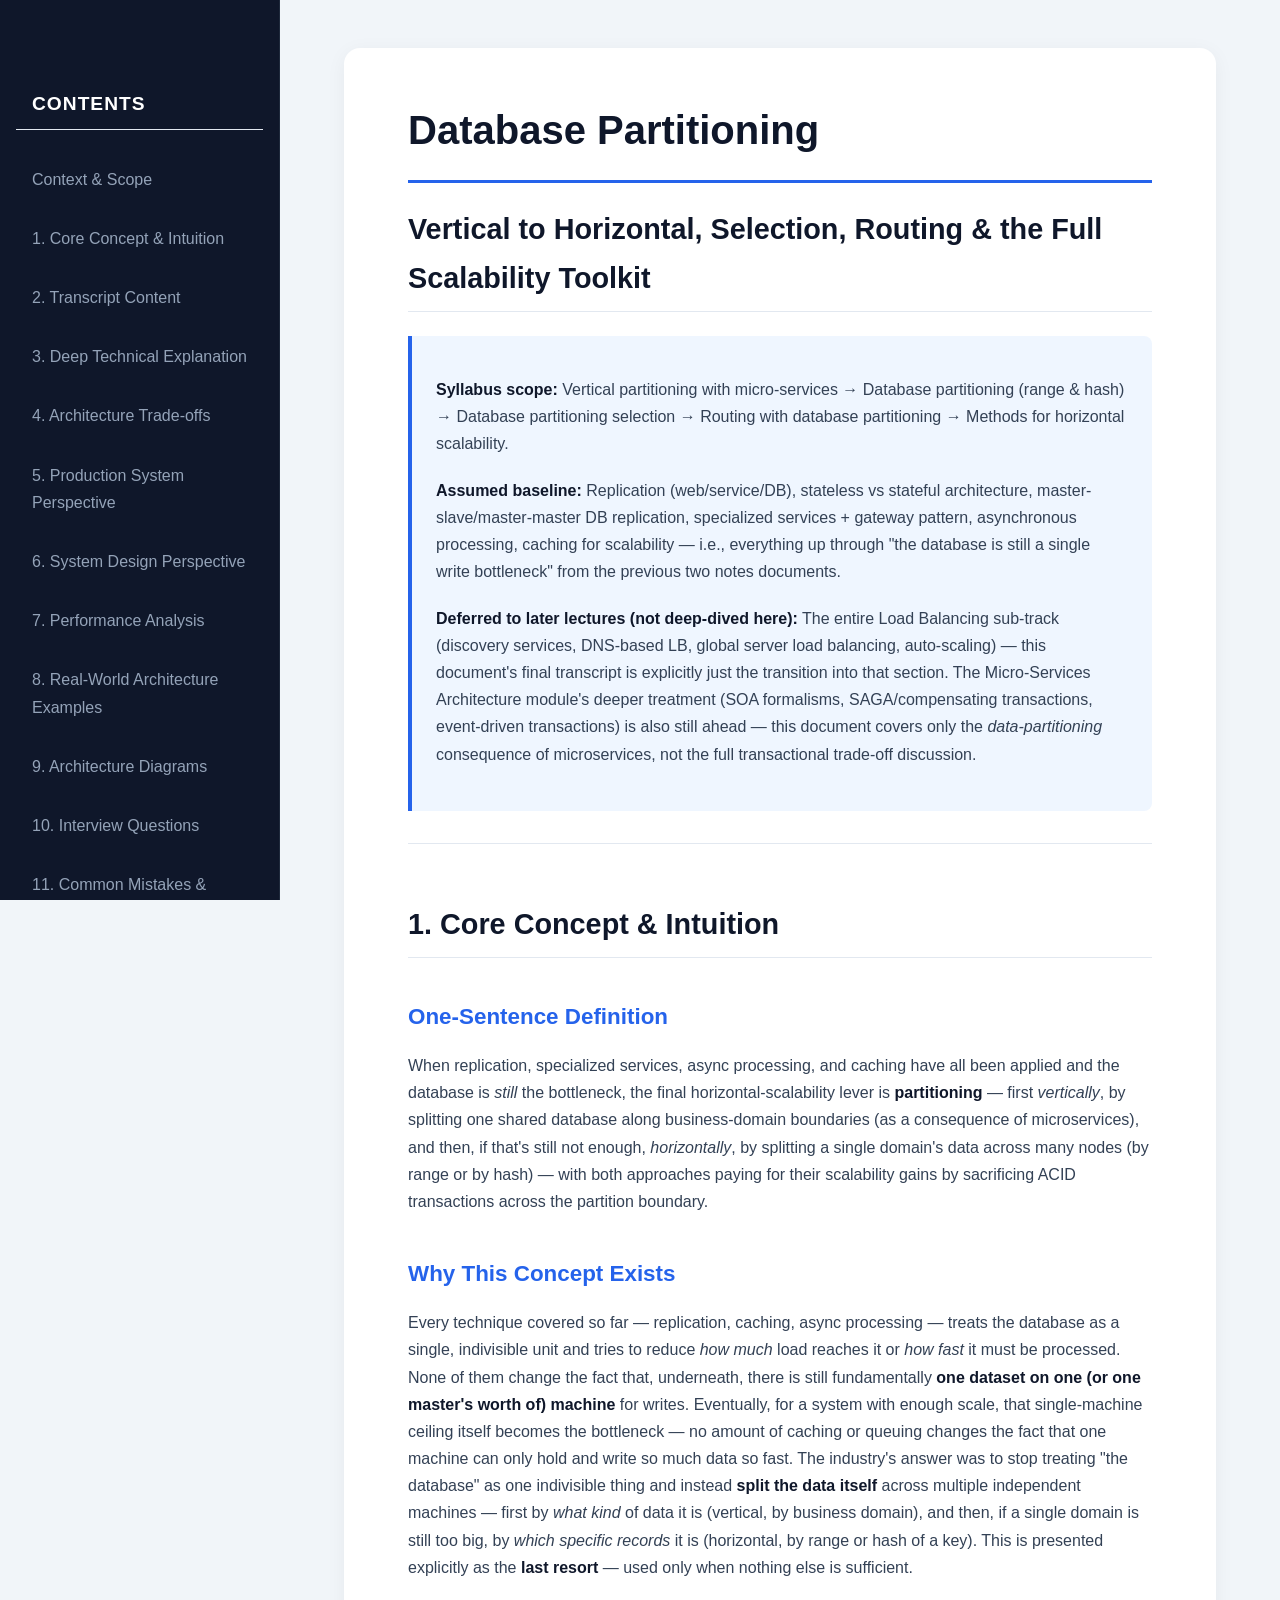
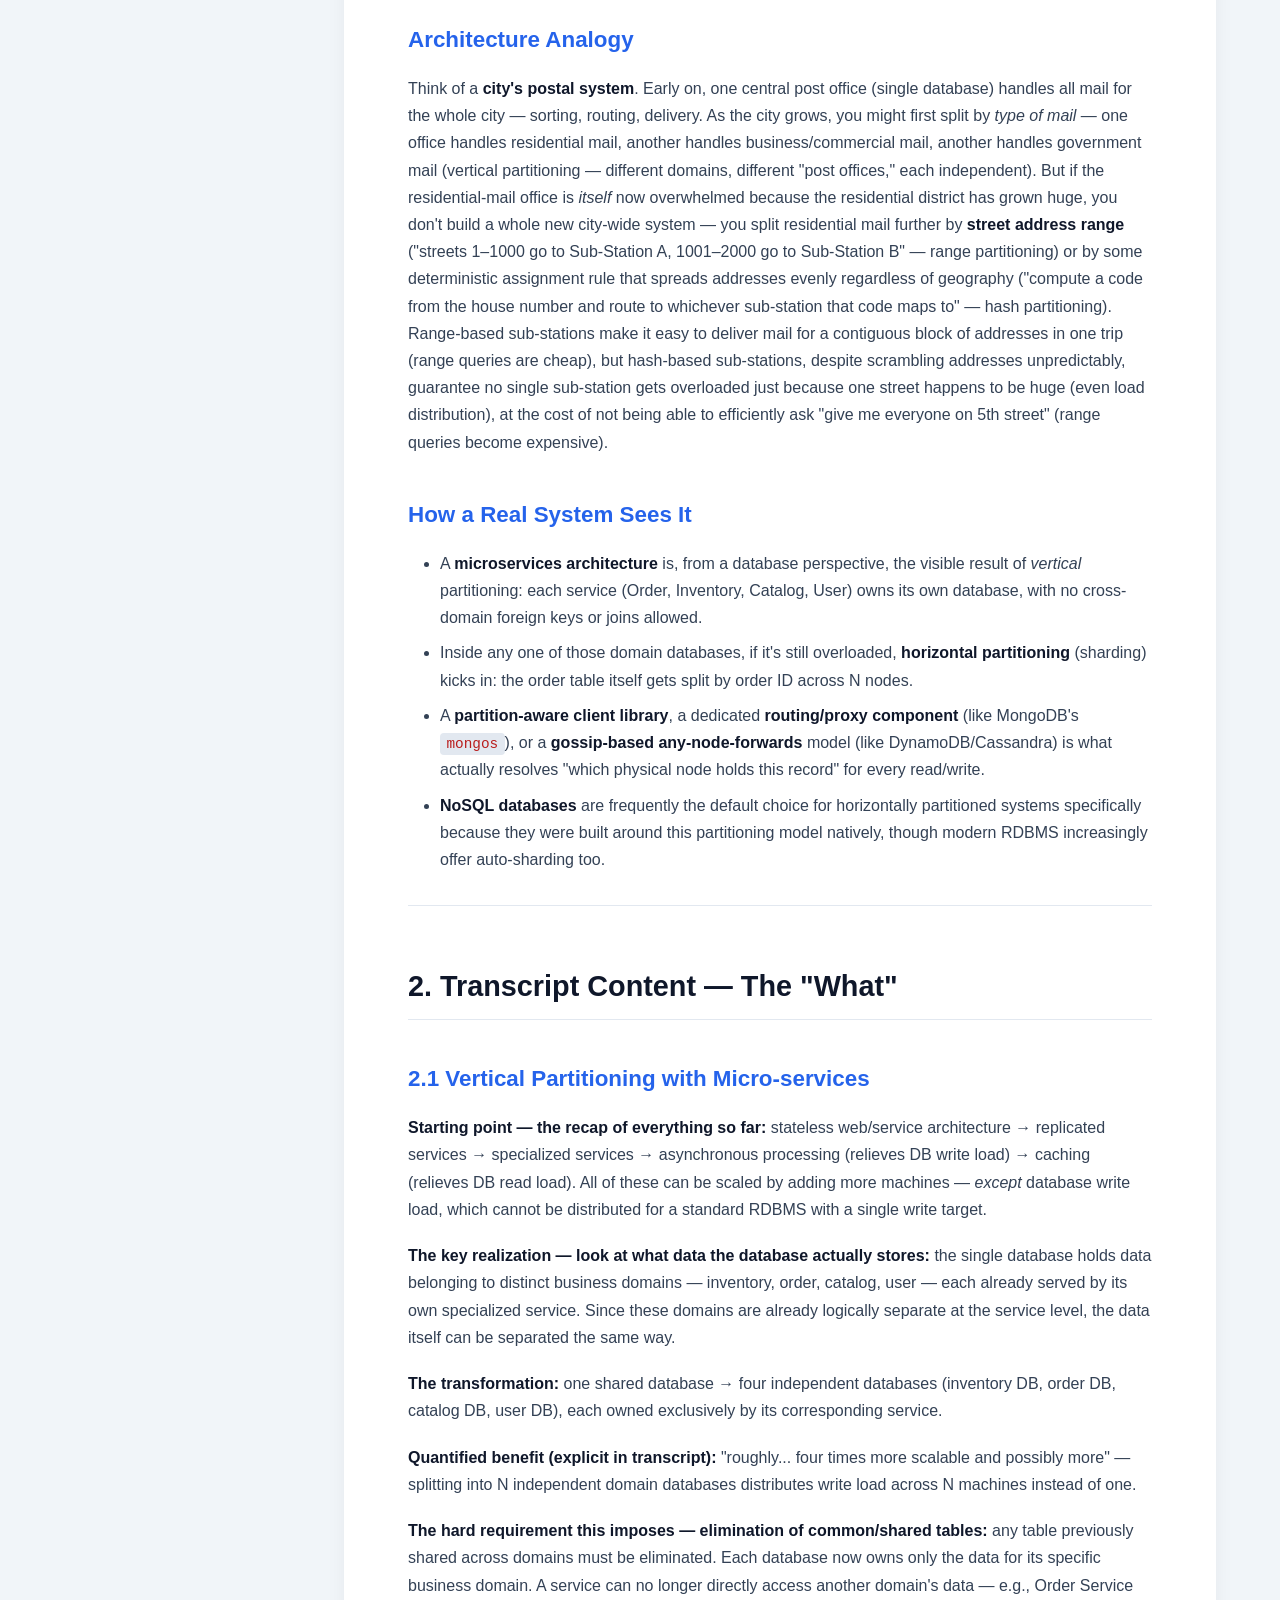
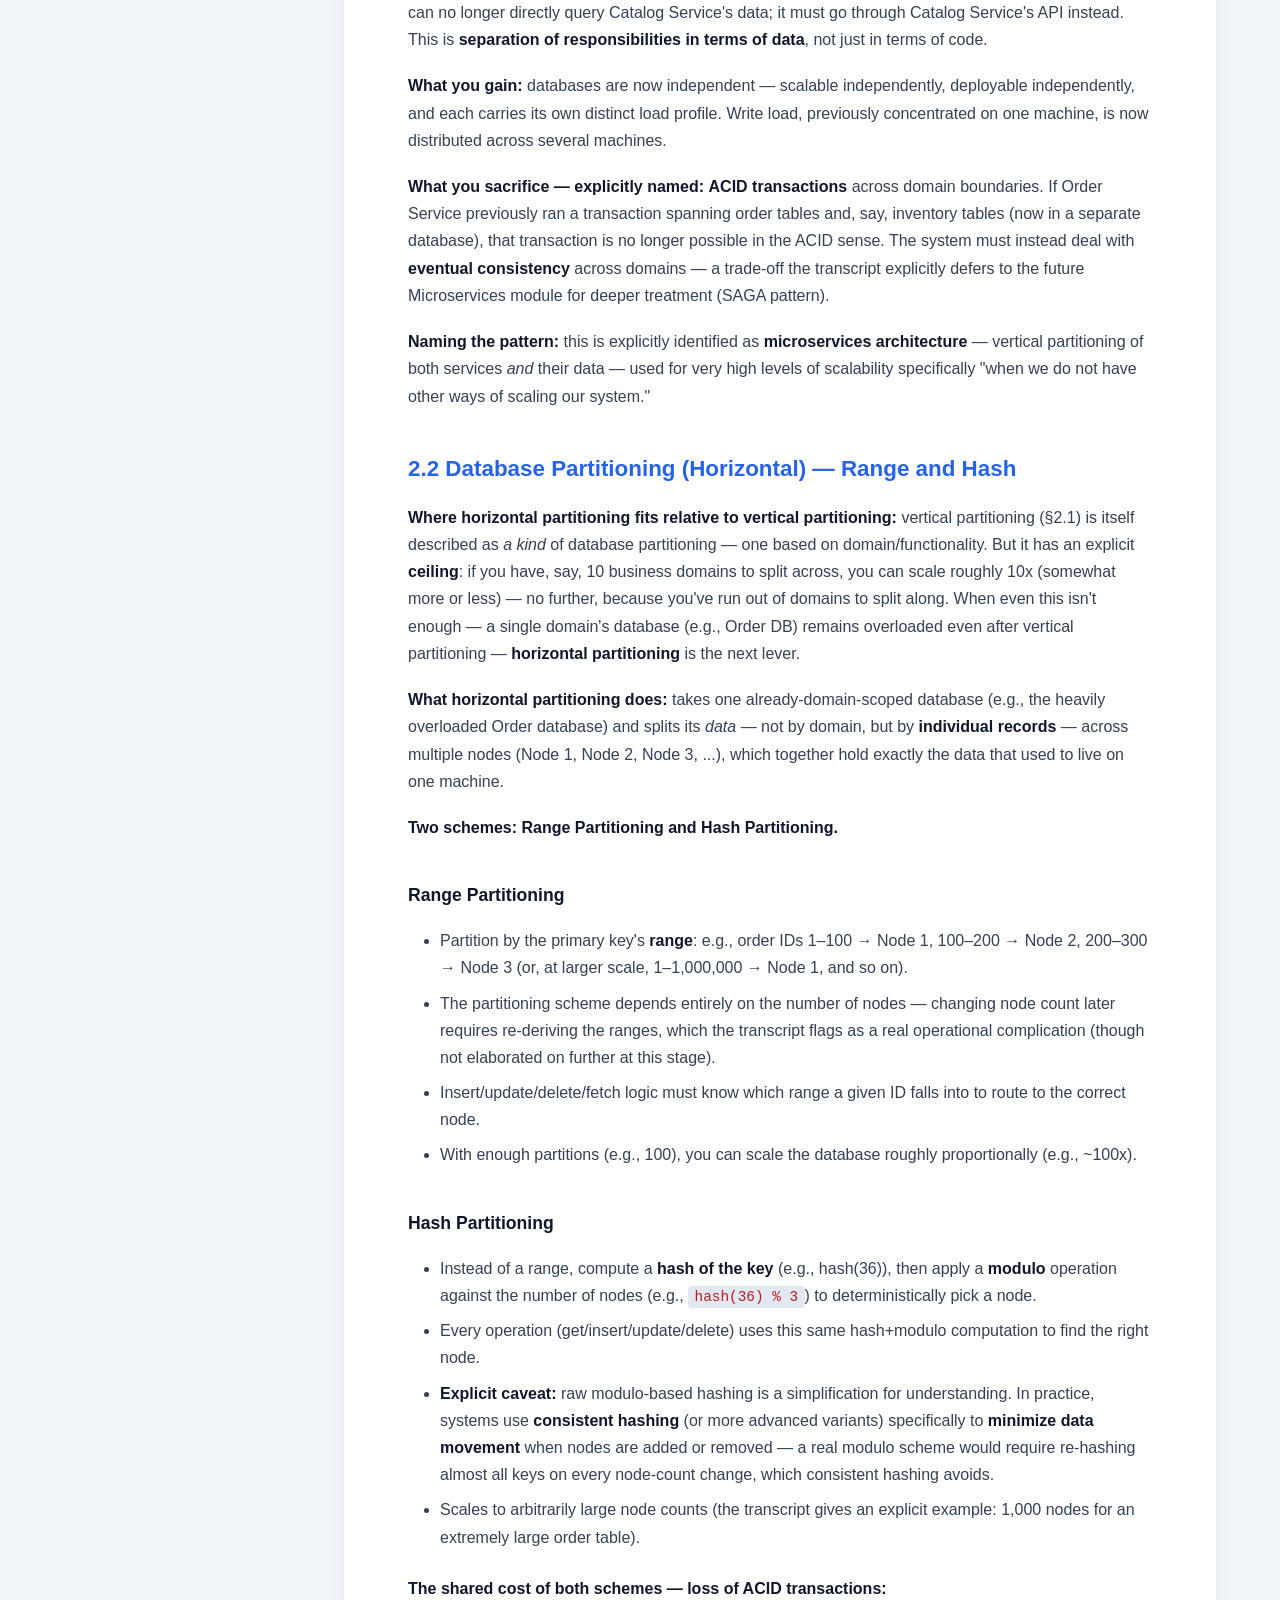
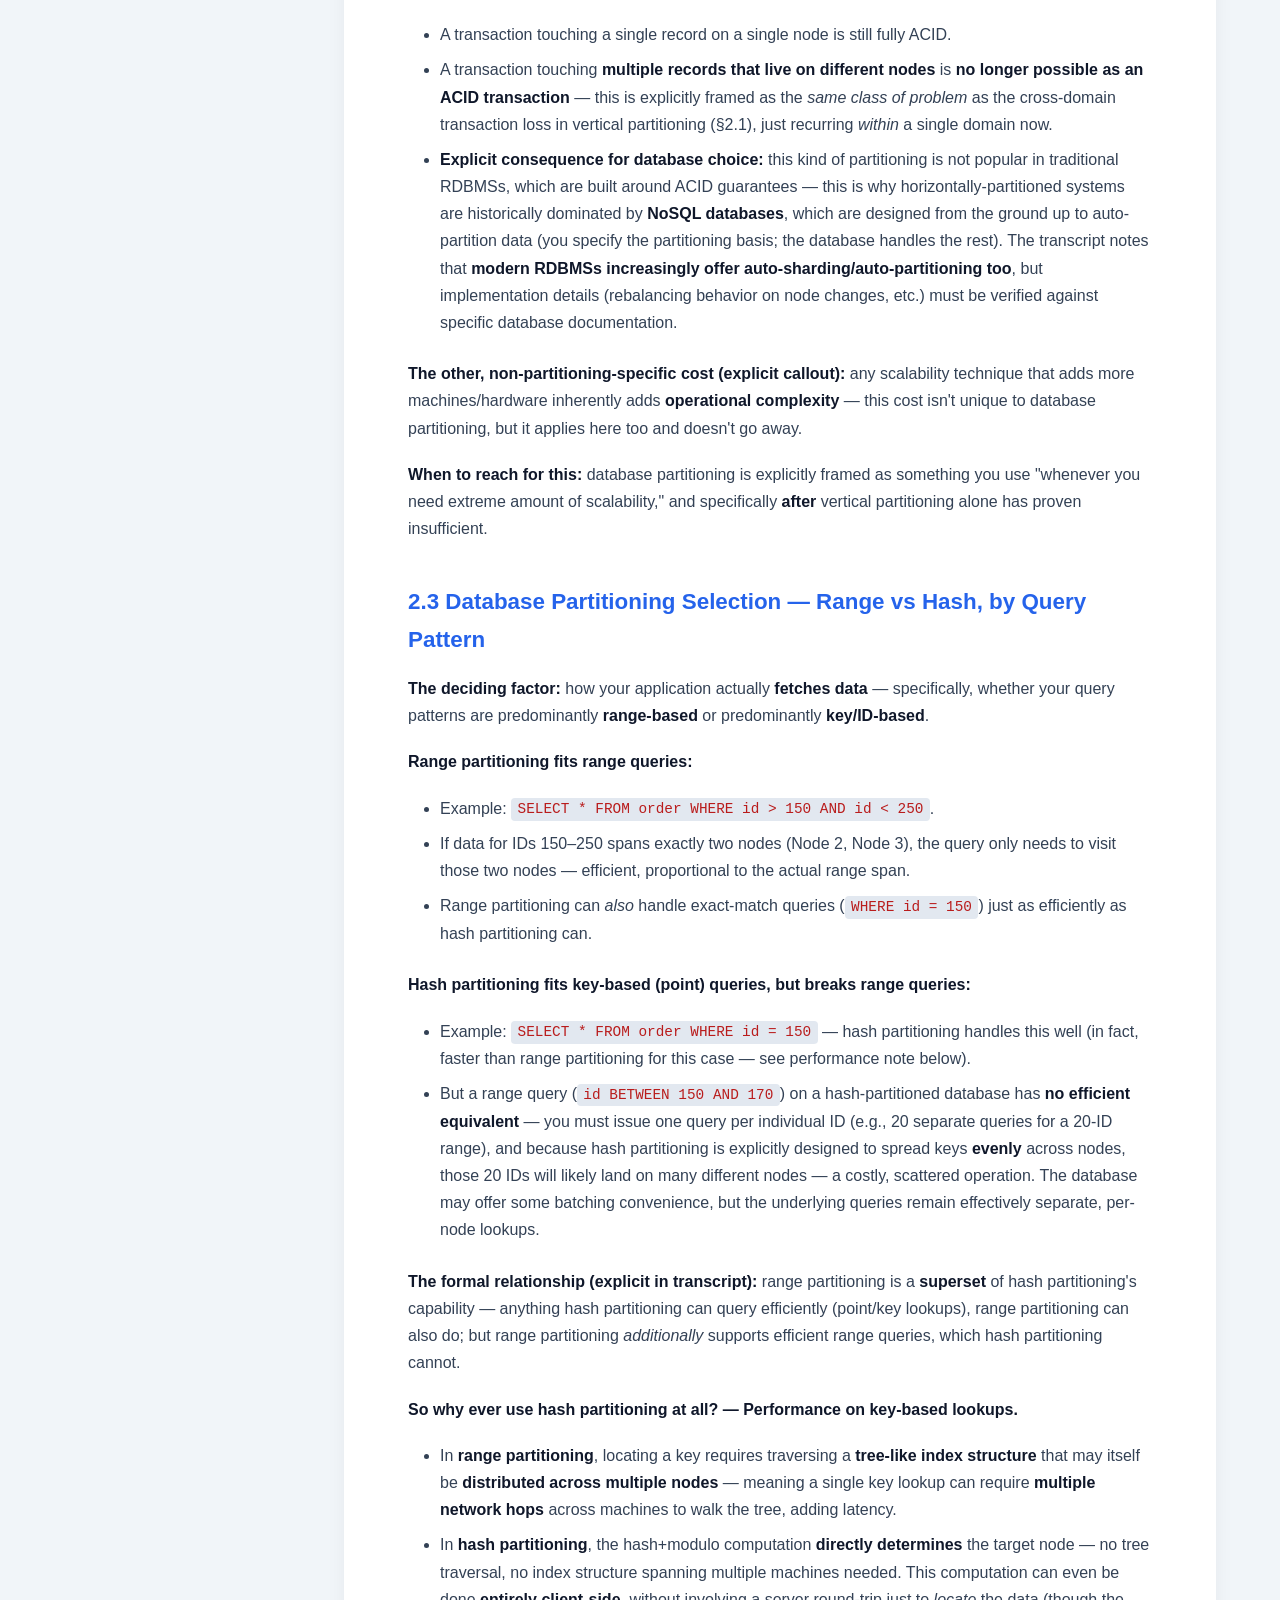
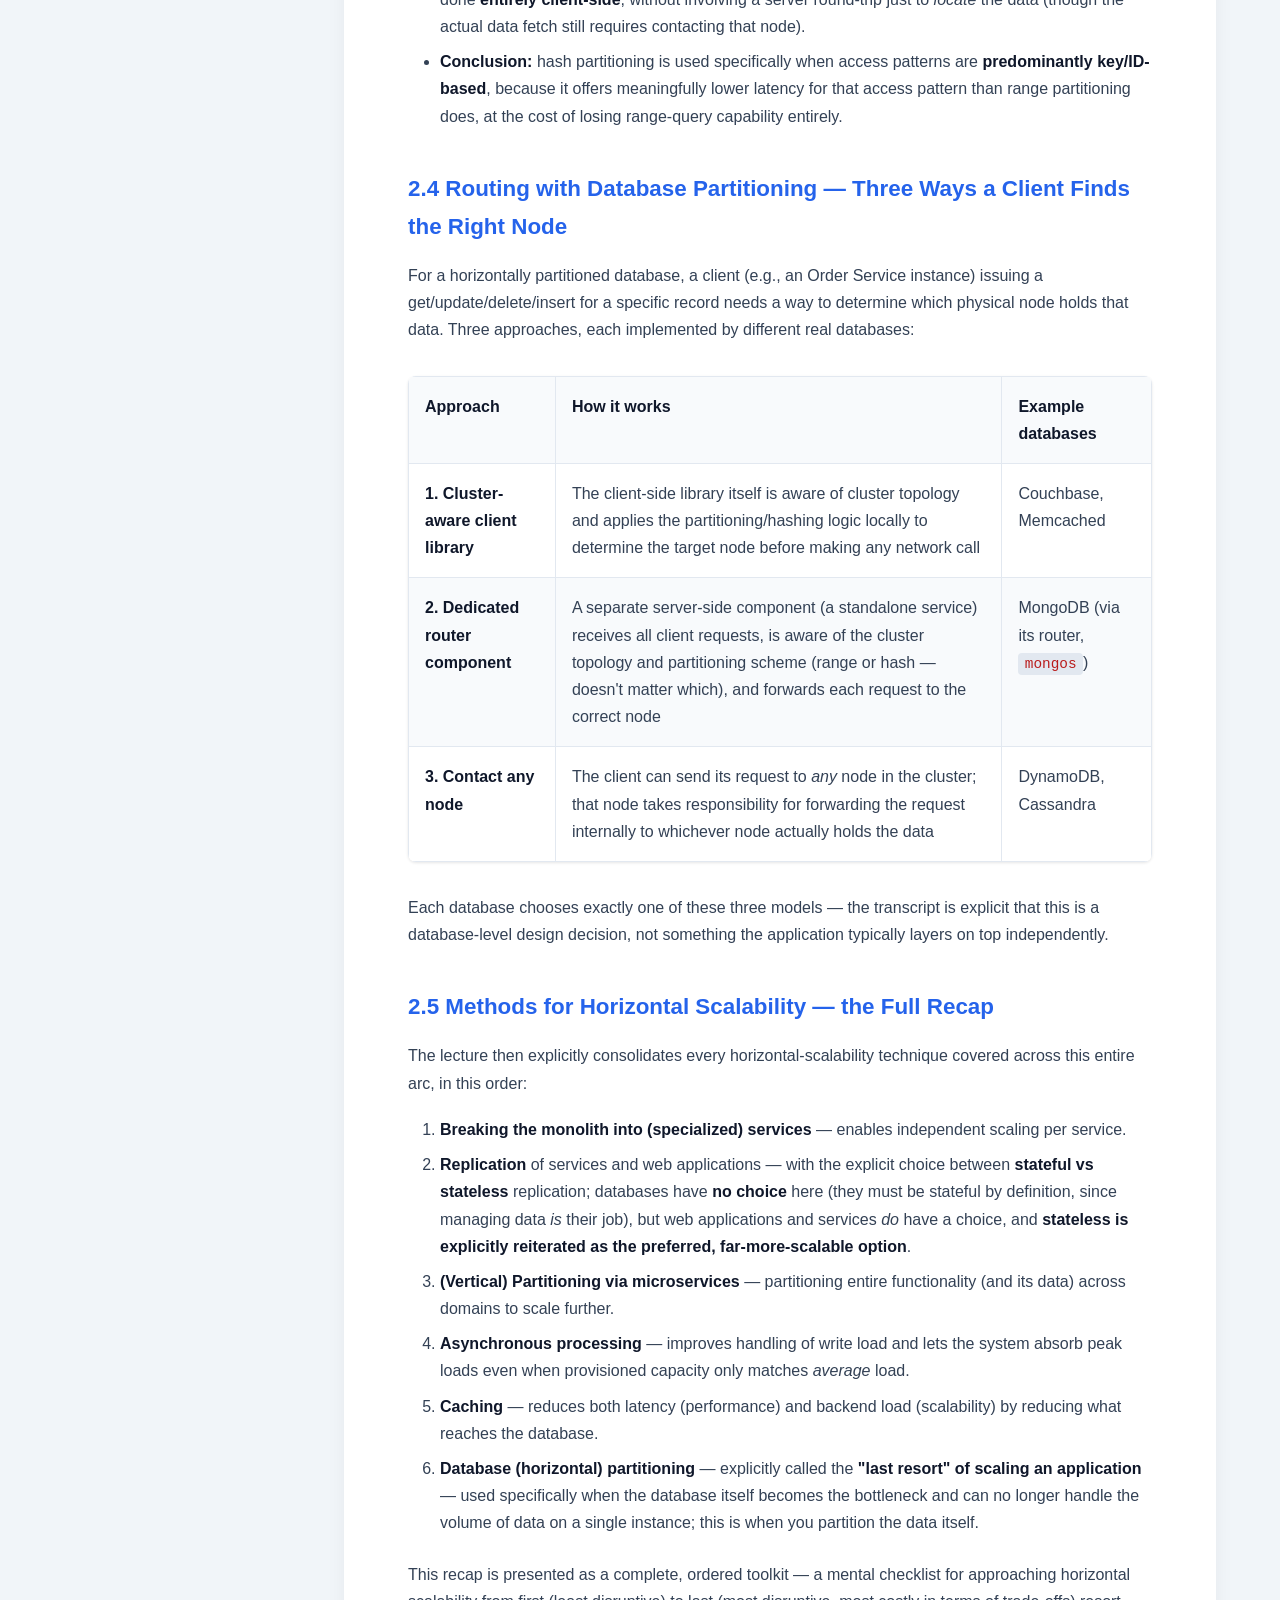
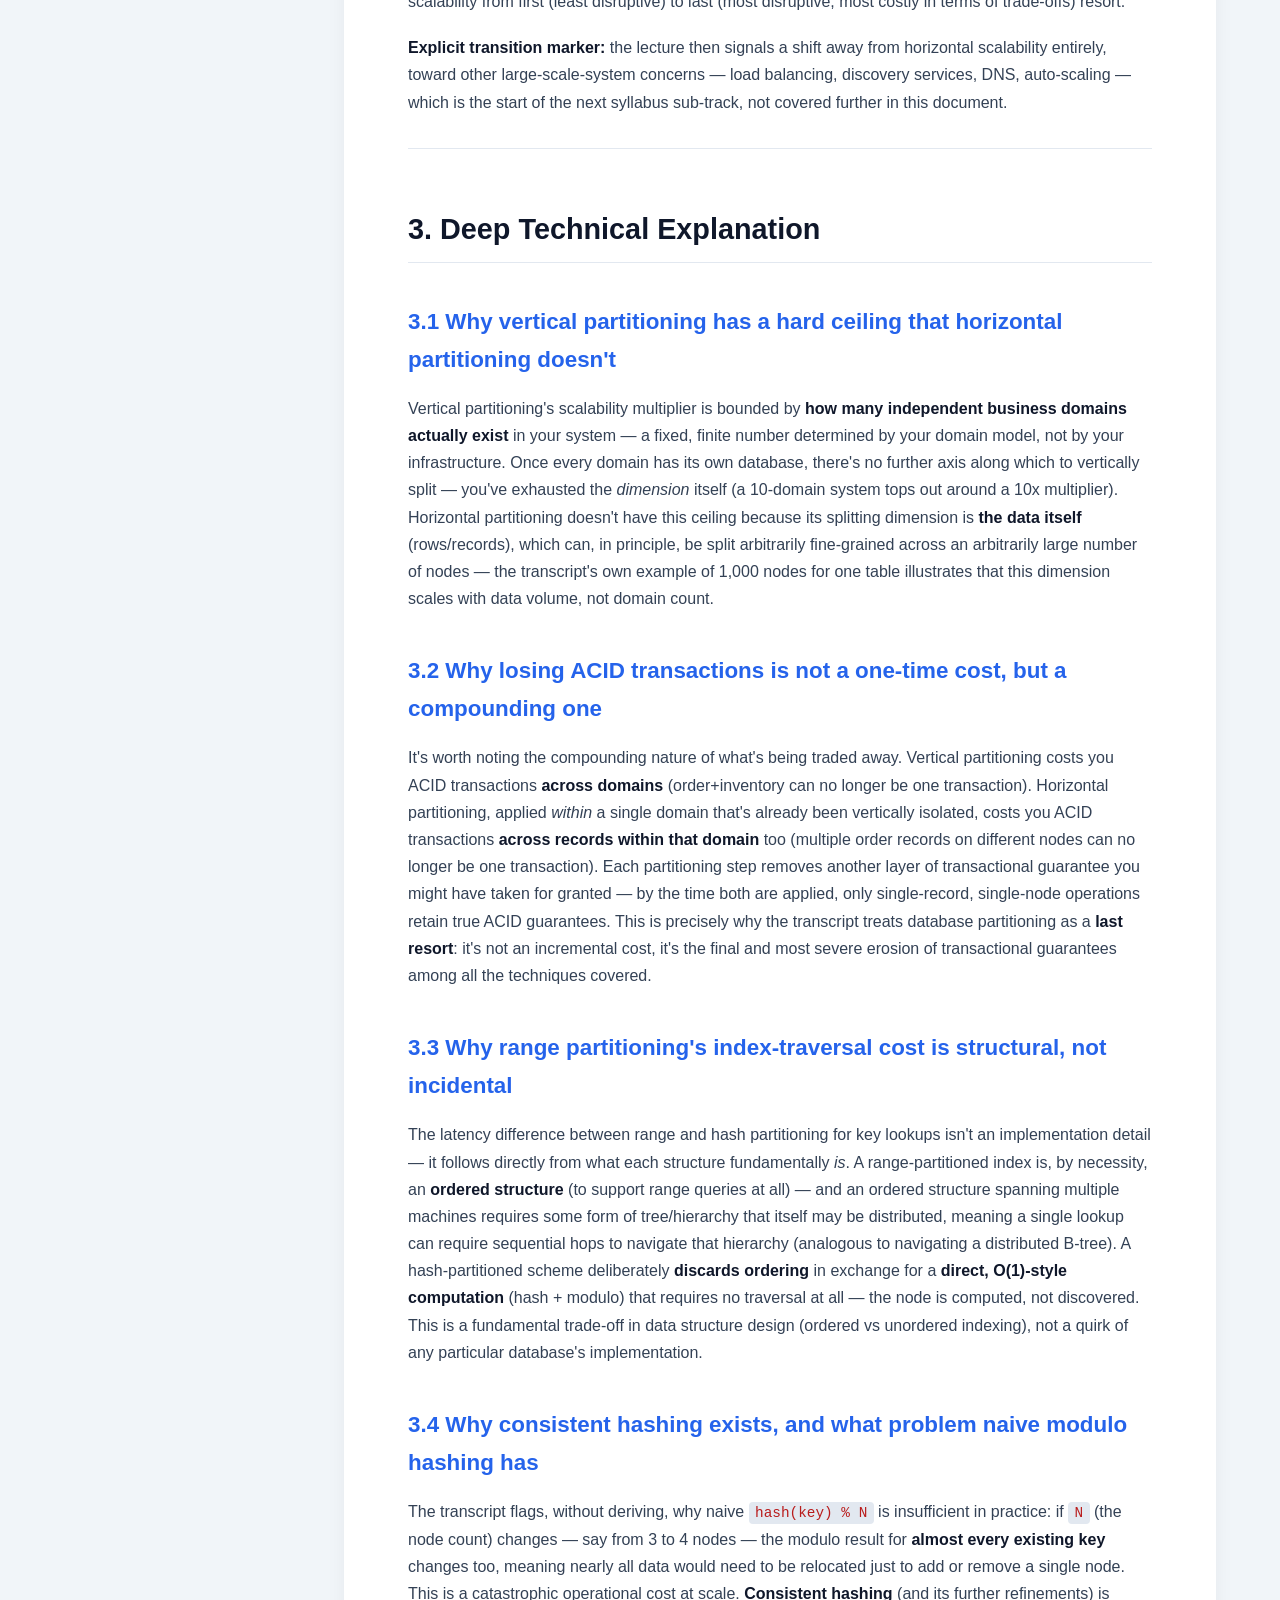
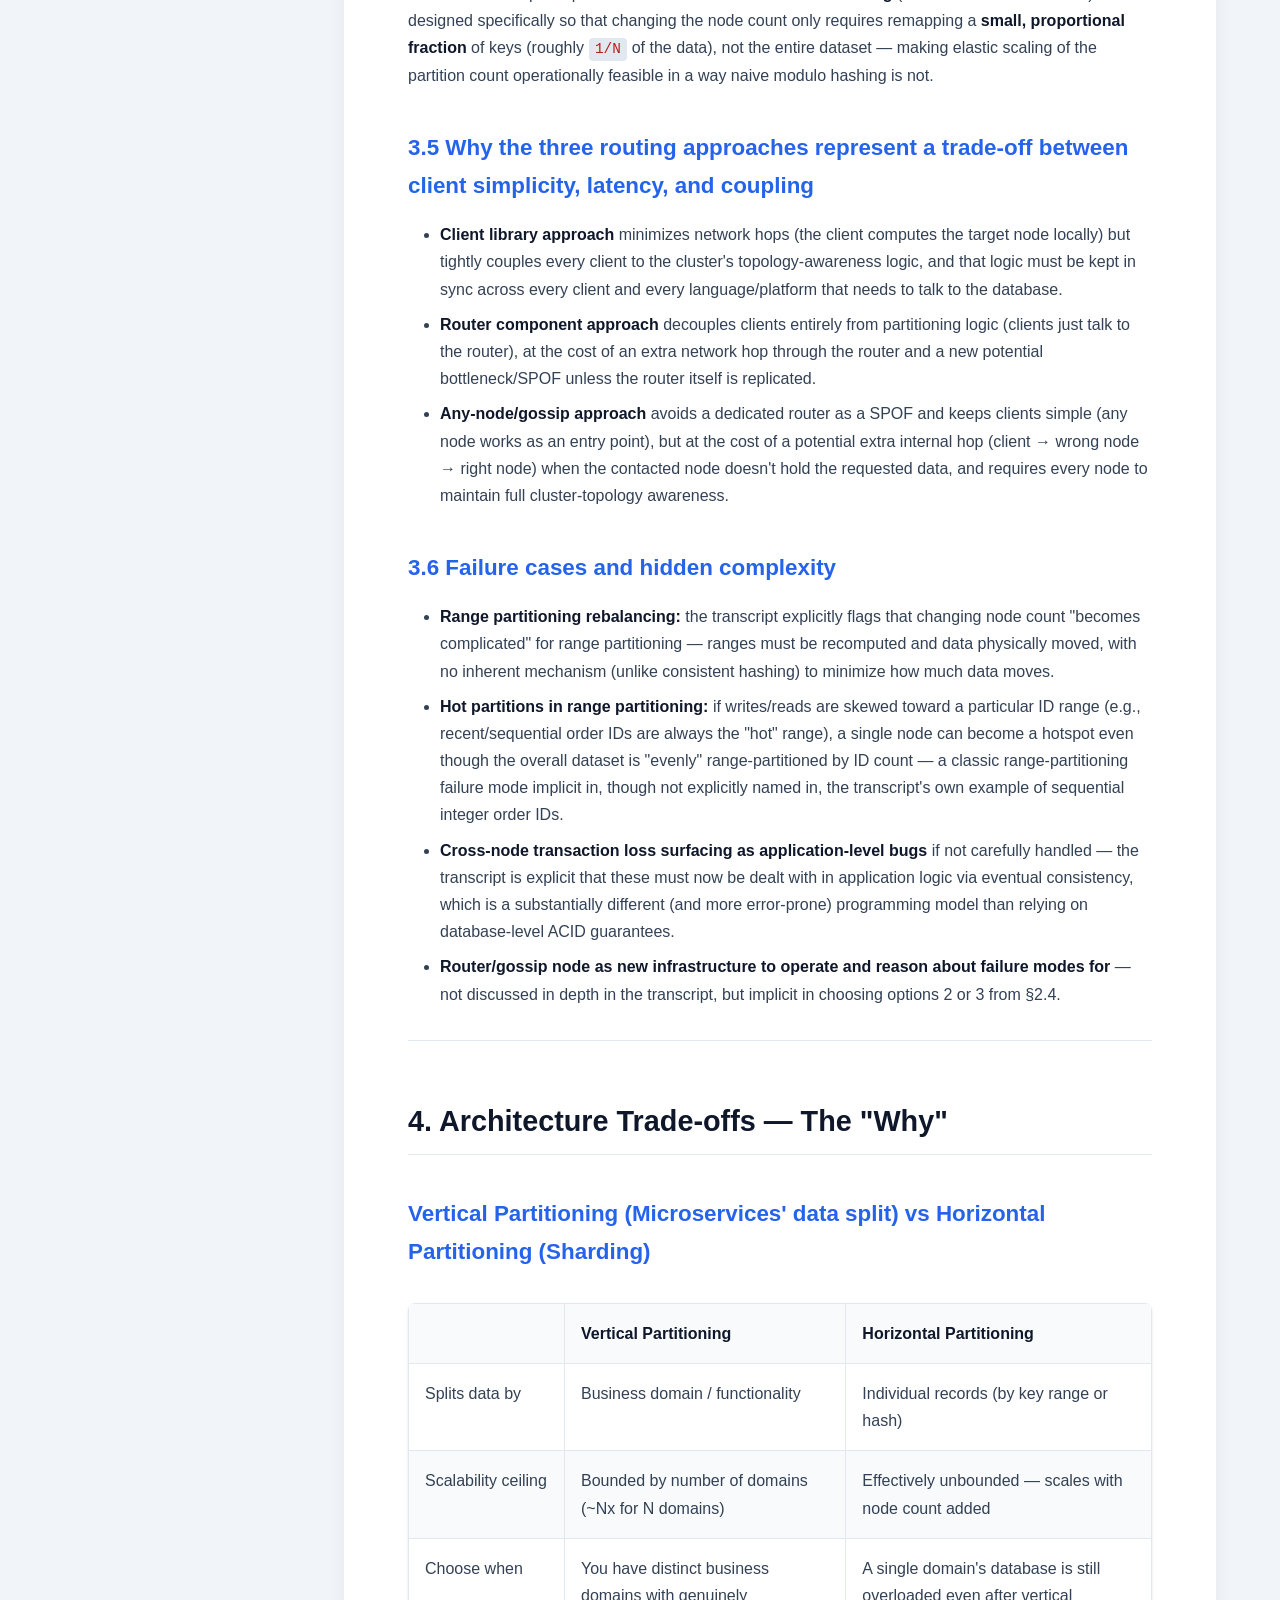
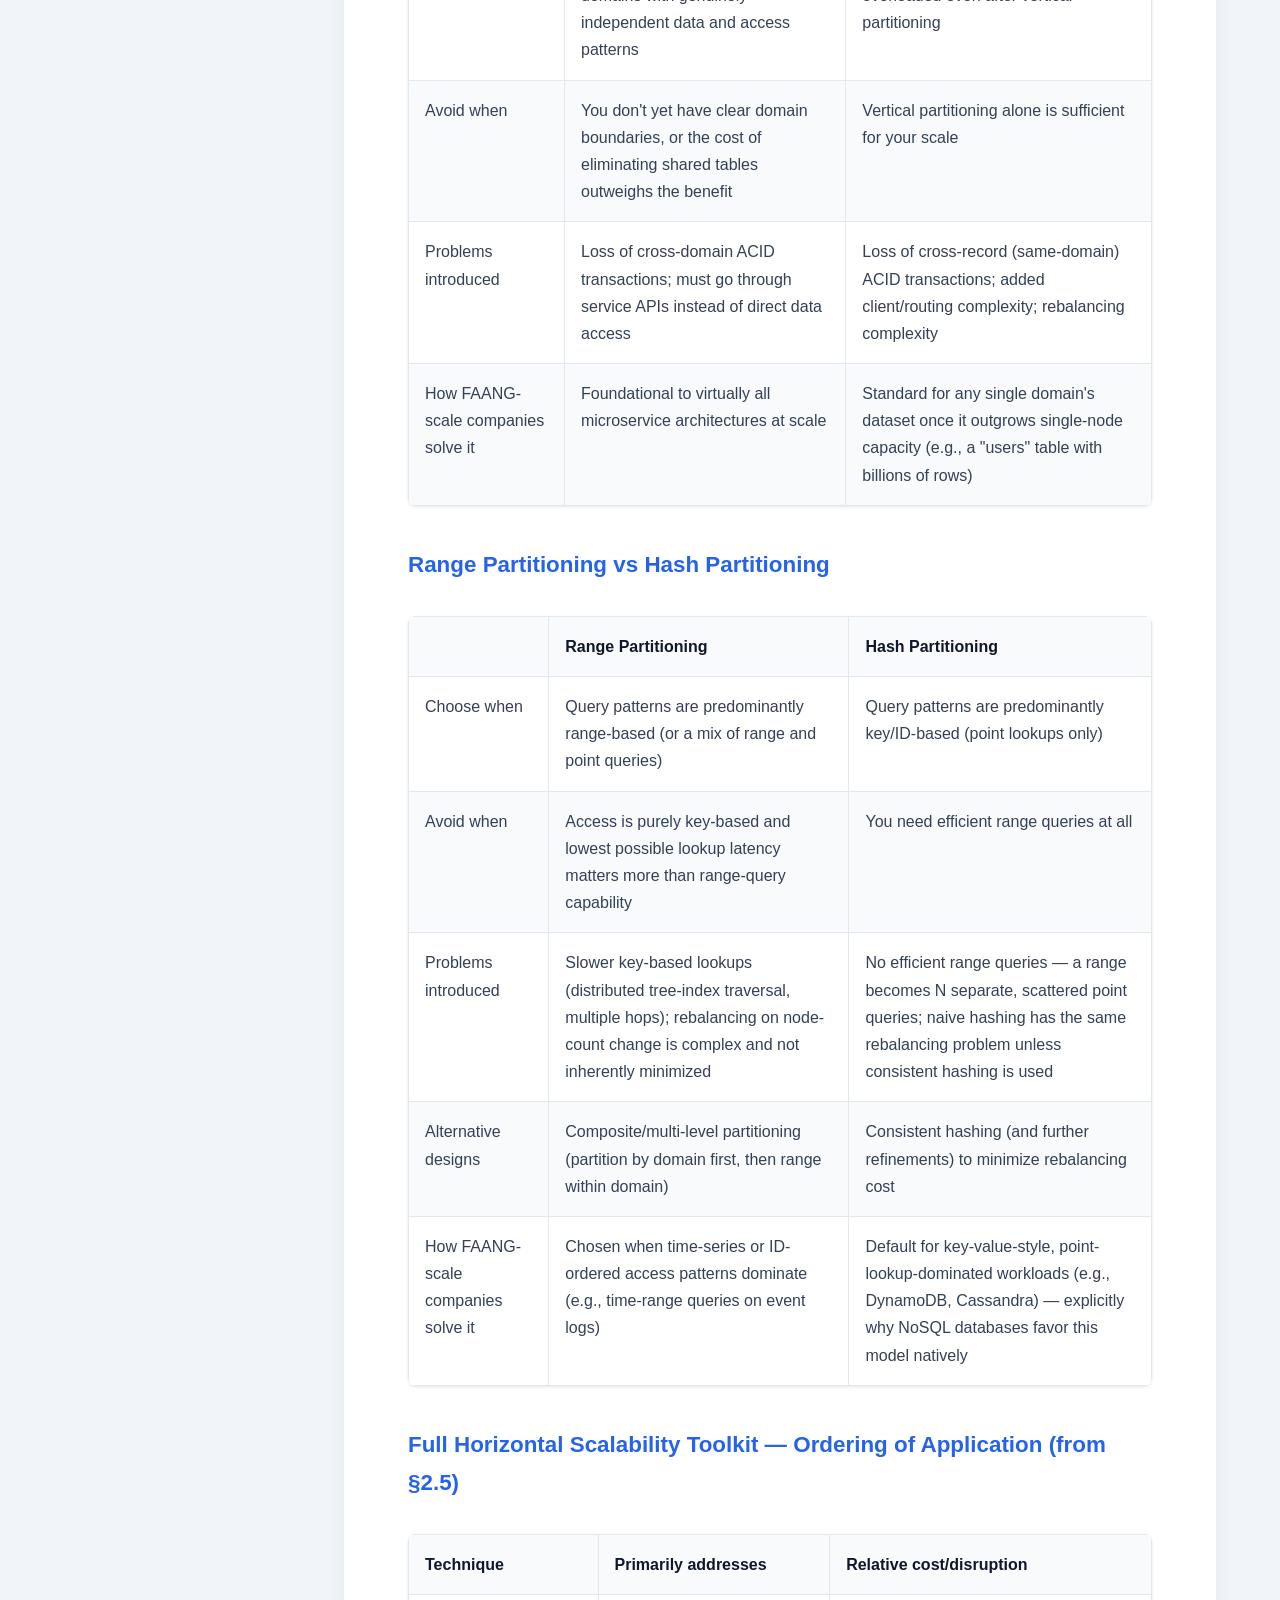
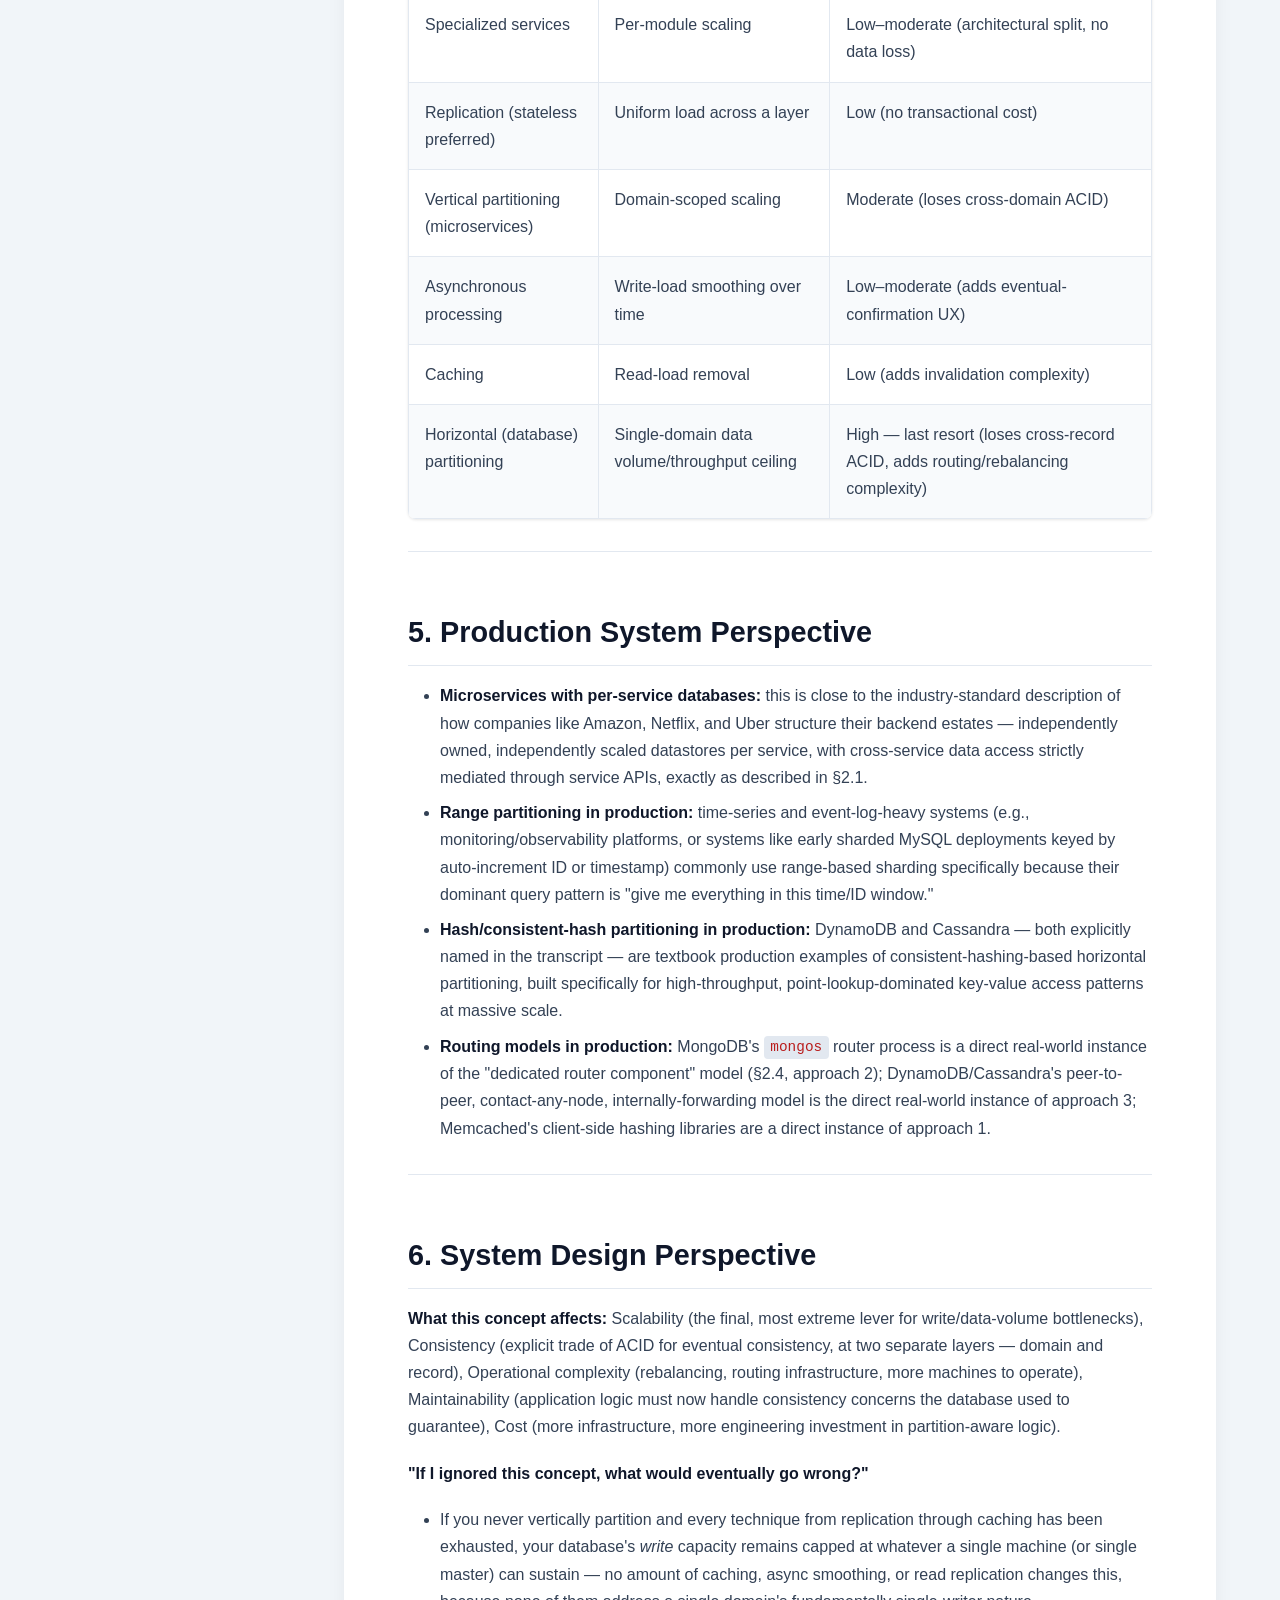
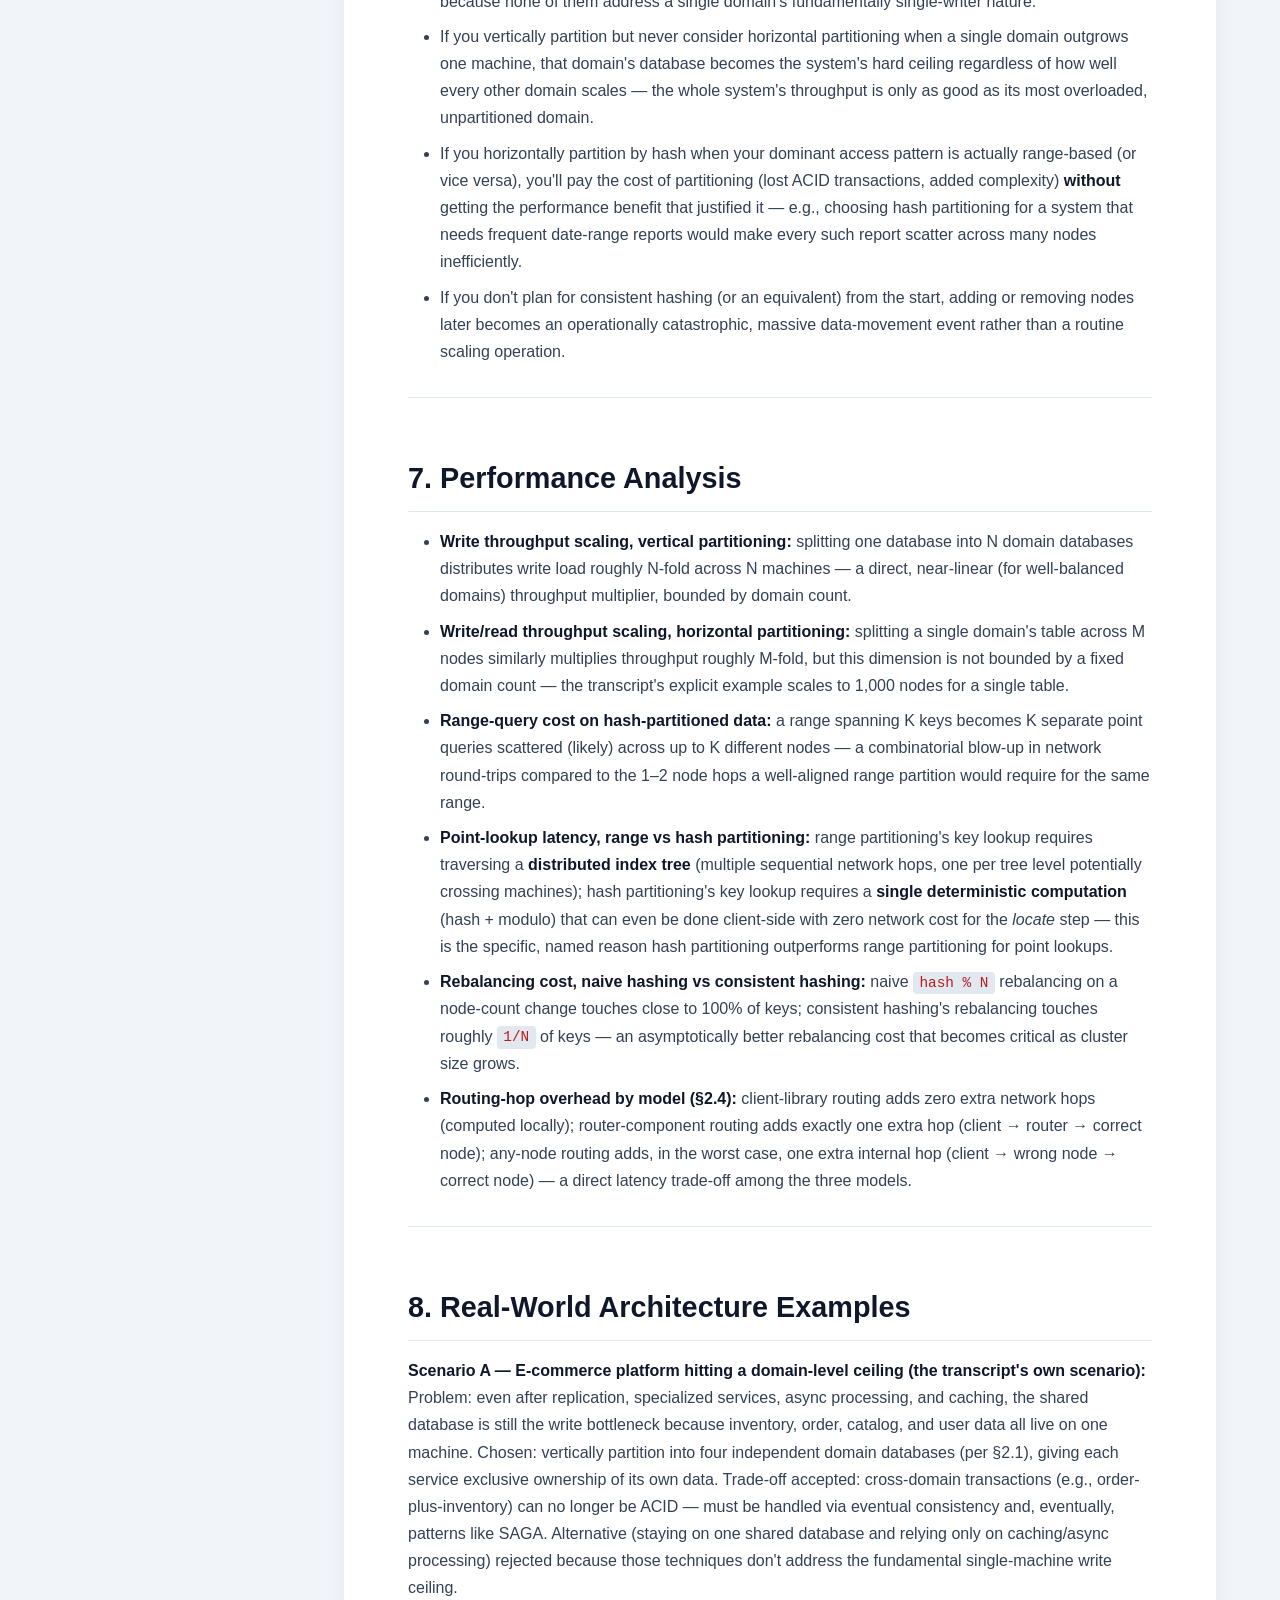
<file: Scalibility/Database Partitioning & Horizontal Scalability.html>
<!DOCTYPE html>
<html lang="en">
<head>
    <meta charset="UTF-8">
    <meta name="viewport" content="width=device-width, initial-scale=1.0">
    <title>Database Partitioning & Horizontal Scalability</title>
    <style>
        :root {
            --sidebar-bg: #0f172a;
            --sidebar-hover: #1e293b;
            --sidebar-text: #94a3b8;
            --sidebar-text-hover: #f8fafc;
            --bg-color: #f1f5f9;
            --card-bg: #ffffff;
            --text-main: #334155;
            --heading-color: #0f172a;
            --primary-accent: #2563eb;
            --code-bg: #1e293b;
            --code-text: #e2e8f0;
            --inline-code-bg: #e2e8f0;
            --inline-code-text: #b91c1c;
            --border-color: #e2e8f0;
        }

        html {
            scroll-behavior: smooth;
        }

        body {
            margin: 0;
            padding: 0;
            font-family: 'Inter', -apple-system, BlinkMacSystemFont, "Segoe UI", Roboto, Helvetica, Arial, sans-serif;
            background-color: var(--bg-color);
            color: var(--text-main);
            display: flex;
            line-height: 1.7;
        }

        /* Sidebar Navigation */
        .sidebar {
            width: 280px;
            height: 100vh;
            background-color: var(--sidebar-bg);
            position: fixed;
            top: 0;
            left: 0;
            overflow-y: auto;
            padding: 2rem 1rem;
            box-sizing: border-box;
            border-right: 1px solid #1e293b;
        }

        .sidebar h2 {
            color: #ffffff;
            font-size: 1.2rem;
            margin-bottom: 1.5rem;
            padding-left: 1rem;
            text-transform: uppercase;
            letter-spacing: 1px;
        }

        .sidebar ul {
            list-style: none;
            padding: 0;
            margin: 0;
        }

        .sidebar li {
            margin-bottom: 0.5rem;
        }

        .sidebar a {
            display: block;
            padding: 0.75rem 1rem;
            color: var(--sidebar-text);
            text-decoration: none;
            border-radius: 8px;
            font-weight: 500;
            transition: all 0.2s ease;
        }

        .sidebar a:hover {
            background-color: var(--sidebar-hover);
            color: var(--sidebar-text-hover);
            padding-left: 1.25rem;
        }

        /* Main Content Area */
        .content-wrapper {
            margin-left: 280px;
            padding: 3rem 5%;
            width: calc(100% - 280px);
            box-sizing: border-box;
        }

        .content {
            background: var(--card-bg);
            padding: 3rem 4rem;
            border-radius: 16px;
            box-shadow: 0 4px 20px rgba(0, 0, 0, 0.05);
            max-width: 1000px;
            margin: 0 auto;
        }

        /* Typography */
        h1, h2, h3, h4 {
            color: var(--heading-color);
            margin-top: 2.5rem;
            margin-bottom: 1rem;
            font-weight: 700;
        }

        h1 {
            font-size: 2.5rem;
            margin-top: 0;
            padding-bottom: 1rem;
            border-bottom: 3px solid var(--primary-accent);
        }

        h2 {
            font-size: 1.8rem;
            padding-bottom: 0.5rem;
            border-bottom: 1px solid var(--border-color);
            padding-top: 1rem;
        }

        h3 {
            font-size: 1.4rem;
            color: var(--primary-accent);
        }

        h4 {
            font-size: 1.1rem;
            color: var(--heading-color);
        }

        p {
            margin-bottom: 1.2rem;
        }

        strong {
            color: var(--heading-color);
        }

        /* Code Blocks */
        pre {
            background-color: var(--code-bg);
            color: var(--code-text);
            padding: 1.5rem;
            border-radius: 8px;
            overflow-x: auto;
            font-family: 'Fira Code', 'Courier New', Courier, monospace;
            font-size: 0.95rem;
            line-height: 1.5;
            box-shadow: inset 0 2px 4px rgba(0,0,0,0.1);
        }

        code {
            background-color: var(--inline-code-bg);
            color: var(--inline-code-text);
            padding: 0.2rem 0.4rem;
            border-radius: 4px;
            font-family: 'Fira Code', 'Courier New', Courier, monospace;
            font-size: 0.9em;
        }

        pre code {
            background-color: transparent;
            color: inherit;
            padding: 0;
        }

        /* Tables */
        table {
            width: 100%;
            border-collapse: collapse;
            margin: 2rem 0;
            background-color: #ffffff;
            border-radius: 8px;
            overflow: hidden;
            box-shadow: 0 1px 3px rgba(0,0,0,0.1);
        }

        th, td {
            padding: 1rem;
            text-align: left;
            border: 1px solid var(--border-color);
            vertical-align: top;
        }

        th {
            background-color: #f8fafc;
            color: var(--heading-color);
            font-weight: 600;
        }

        tr:nth-child(even) {
            background-color: #f8fafc;
        }

        /* Lists */
        ul, ol {
            margin-bottom: 1.5rem;
            padding-left: 2rem;
        }

        li {
            margin-bottom: 0.5rem;
        }

        hr {
            border: 0;
            border-top: 1px solid var(--border-color);
            margin: 2rem 0;
        }

        /* Callouts / Highlight Box */
        .highlight-box {
            background-color: #eff6ff;
            border-left: 4px solid var(--primary-accent);
            padding: 1.5rem;
            margin: 1.5rem 0;
            border-radius: 0 8px 8px 0;
        }

        /* Responsive Design */
        @media (max-width: 900px) {
            .sidebar {
                width: 100%;
                height: auto;
                position: relative;
                padding: 1rem;
            }
            .content-wrapper {
                margin-left: 0;
                width: 100%;
                padding: 1rem;
            }
            .content {
                padding: 1.5rem;
            }
            h1 {
                font-size: 2rem;
            }
        }
    </style>
</head>
<body>

    <!-- Vertical Sidebar -->
    <nav class="sidebar">
        <h2>Contents</h2>
        <ul>
            <li><a href="#intro">Context & Scope</a></li>
            <li><a href="#core-concept">1. Core Concept & Intuition</a></li>
            <li><a href="#transcript-content">2. Transcript Content</a></li>
            <li><a href="#deep-technical">3. Deep Technical Explanation</a></li>
            <li><a href="#architecture-tradeoffs">4. Architecture Trade-offs</a></li>
            <li><a href="#production-perspective">5. Production System Perspective</a></li>
            <li><a href="#system-design">6. System Design Perspective</a></li>
            <li><a href="#performance-analysis">7. Performance Analysis</a></li>
            <li><a href="#real-world-examples">8. Real-World Architecture Examples</a></li>
            <li><a href="#architecture-diagrams">9. Architecture Diagrams</a></li>
            <li><a href="#interview-questions">10. Interview Questions</a></li>
            <li><a href="#common-mistakes">11. Common Mistakes & Misconceptions</a></li>
            <li><a href="#connections">12. Connections to Other Topics</a></li>
        </ul>
    </nav>

    <!-- Main Content -->
    <main class="content-wrapper">
        <div class="content">

            <div id="intro">
                <h1>Database Partitioning</h1>
                <h2 style="margin-top: -10px; margin-bottom: 0.5rem;">Vertical to Horizontal, Selection, Routing & the Full Scalability Toolkit</h2>
                
                <div class="highlight-box">
                    <p><strong>Syllabus scope:</strong> Vertical partitioning with micro-services → Database partitioning (range & hash) → Database partitioning selection → Routing with database partitioning → Methods for horizontal scalability.</p>
                    <p><strong>Assumed baseline:</strong> Replication (web/service/DB), stateless vs stateful architecture, master-slave/master-master DB replication, specialized services + gateway pattern, asynchronous processing, caching for scalability — i.e., everything up through "the database is still a single write bottleneck" from the previous two notes documents.</p>
                    <p><strong>Deferred to later lectures (not deep-dived here):</strong> The entire Load Balancing sub-track (discovery services, DNS-based LB, global server load balancing, auto-scaling) — this document's final transcript is explicitly just the transition into that section. The Micro-Services Architecture module's deeper treatment (SOA formalisms, SAGA/compensating transactions, event-driven transactions) is also still ahead — this document covers only the <em>data-partitioning</em> consequence of microservices, not the full transactional trade-off discussion.</p>
                </div>
                <hr>
            </div>

            <h2 id="core-concept">1. Core Concept & Intuition</h2>
            
            <h3>One-Sentence Definition</h3>
            <p>When replication, specialized services, async processing, and caching have all been applied and the database is <em>still</em> the bottleneck, the final horizontal-scalability lever is <strong>partitioning</strong> — first <em>vertically</em>, by splitting one shared database along business-domain boundaries (as a consequence of microservices), and then, if that's still not enough, <em>horizontally</em>, by splitting a single domain's data across many nodes (by range or by hash) — with both approaches paying for their scalability gains by sacrificing ACID transactions across the partition boundary.</p>

            <h3>Why This Concept Exists</h3>
            <p>Every technique covered so far — replication, caching, async processing — treats the database as a single, indivisible unit and tries to reduce <em>how much</em> load reaches it or <em>how fast</em> it must be processed. None of them change the fact that, underneath, there is still fundamentally <strong>one dataset on one (or one master's worth of) machine</strong> for writes. Eventually, for a system with enough scale, that single-machine ceiling itself becomes the bottleneck — no amount of caching or queuing changes the fact that one machine can only hold and write so much data so fast. The industry's answer was to stop treating "the database" as one indivisible thing and instead <strong>split the data itself</strong> across multiple independent machines — first by <em>what kind</em> of data it is (vertical, by business domain), and then, if a single domain is still too big, by <em>which specific records</em> it is (horizontal, by range or hash of a key). This is presented explicitly as the <strong>last resort</strong> — used only when nothing else is sufficient.</p>

            <h3>Architecture Analogy</h3>
            <p>Think of a <strong>city's postal system</strong>. Early on, one central post office (single database) handles all mail for the whole city — sorting, routing, delivery. As the city grows, you might first split by <em>type of mail</em> — one office handles residential mail, another handles business/commercial mail, another handles government mail (vertical partitioning — different domains, different "post offices," each independent). But if the residential-mail office is <em>itself</em> now overwhelmed because the residential district has grown huge, you don't build a whole new city-wide system — you split residential mail further by <strong>street address range</strong> ("streets 1–1000 go to Sub-Station A, 1001–2000 go to Sub-Station B" — range partitioning) or by some deterministic assignment rule that spreads addresses evenly regardless of geography ("compute a code from the house number and route to whichever sub-station that code maps to" — hash partitioning). Range-based sub-stations make it easy to deliver mail for a contiguous block of addresses in one trip (range queries are cheap), but hash-based sub-stations, despite scrambling addresses unpredictably, guarantee no single sub-station gets overloaded just because one street happens to be huge (even load distribution), at the cost of not being able to efficiently ask "give me everyone on 5th street" (range queries become expensive).</p>

            <h3>How a Real System Sees It</h3>
            <ul>
                <li>A <strong>microservices architecture</strong> is, from a database perspective, the visible result of <em>vertical</em> partitioning: each service (Order, Inventory, Catalog, User) owns its own database, with no cross-domain foreign keys or joins allowed.</li>
                <li>Inside any one of those domain databases, if it's still overloaded, <strong>horizontal partitioning</strong> (sharding) kicks in: the order table itself gets split by order ID across N nodes.</li>
                <li>A <strong>partition-aware client library</strong>, a dedicated <strong>routing/proxy component</strong> (like MongoDB's <code>mongos</code>), or a <strong>gossip-based any-node-forwards</strong> model (like DynamoDB/Cassandra) is what actually resolves "which physical node holds this record" for every read/write.</li>
                <li><strong>NoSQL databases</strong> are frequently the default choice for horizontally partitioned systems specifically because they were built around this partitioning model natively, though modern RDBMS increasingly offer auto-sharding too.</li>
            </ul>

            <hr>

            <h2 id="transcript-content">2. Transcript Content — The "What"</h2>
            
            <h3>2.1 Vertical Partitioning with Micro-services</h3>

            <p><strong>Starting point — the recap of everything so far:</strong> stateless web/service architecture → replicated services → specialized services → asynchronous processing (relieves DB write load) → caching (relieves DB read load). All of these can be scaled by adding more machines — <em>except</em> database write load, which cannot be distributed for a standard RDBMS with a single write target.</p>

            <p><strong>The key realization — look at what data the database actually stores:</strong> the single database holds data belonging to distinct business domains — inventory, order, catalog, user — each already served by its own specialized service. Since these domains are already logically separate at the service level, the data itself can be separated the same way.</p>

            <p><strong>The transformation:</strong> one shared database → four independent databases (inventory DB, order DB, catalog DB, user DB), each owned exclusively by its corresponding service.</p>

            <p><strong>Quantified benefit (explicit in transcript):</strong> "roughly... four times more scalable and possibly more" — splitting into N independent domain databases distributes write load across N machines instead of one.</p>

            <p><strong>The hard requirement this imposes — elimination of common/shared tables:</strong> any table previously shared across domains must be eliminated. Each database now owns only the data for its specific business domain. A service can no longer directly access another domain's data — e.g., Order Service can no longer directly query Catalog Service's data; it must go through Catalog Service's API instead. This is <strong>separation of responsibilities in terms of data</strong>, not just in terms of code.</p>

            <p><strong>What you gain:</strong> databases are now independent — scalable independently, deployable independently, and each carries its own distinct load profile. Write load, previously concentrated on one machine, is now distributed across several machines.</p>

            <p><strong>What you sacrifice — explicitly named:</strong> <strong>ACID transactions</strong> across domain boundaries. If Order Service previously ran a transaction spanning order tables and, say, inventory tables (now in a separate database), that transaction is no longer possible in the ACID sense. The system must instead deal with <strong>eventual consistency</strong> across domains — a trade-off the transcript explicitly defers to the future Microservices module for deeper treatment (SAGA pattern).</p>

            <p><strong>Naming the pattern:</strong> this is explicitly identified as <strong>microservices architecture</strong> — vertical partitioning of both services <em>and</em> their data — used for very high levels of scalability specifically "when we do not have other ways of scaling our system."</p>

            <h3>2.2 Database Partitioning (Horizontal) — Range and Hash</h3>

            <p><strong>Where horizontal partitioning fits relative to vertical partitioning:</strong> vertical partitioning (§2.1) is itself described as <em>a kind</em> of database partitioning — one based on domain/functionality. But it has an explicit <strong>ceiling</strong>: if you have, say, 10 business domains to split across, you can scale roughly 10x (somewhat more or less) — no further, because you've run out of domains to split along. When even this isn't enough — a single domain's database (e.g., Order DB) remains overloaded even after vertical partitioning — <strong>horizontal partitioning</strong> is the next lever.</p>

            <p><strong>What horizontal partitioning does:</strong> takes one already-domain-scoped database (e.g., the heavily overloaded Order database) and splits its <em>data</em> — not by domain, but by <strong>individual records</strong> — across multiple nodes (Node 1, Node 2, Node 3, ...), which together hold exactly the data that used to live on one machine.</p>

            <p><strong>Two schemes: Range Partitioning and Hash Partitioning.</strong></p>

            <h4>Range Partitioning</h4>
            <ul>
                <li>Partition by the primary key's <strong>range</strong>: e.g., order IDs 1–100 → Node 1, 100–200 → Node 2, 200–300 → Node 3 (or, at larger scale, 1–1,000,000 → Node 1, and so on).</li>
                <li>The partitioning scheme depends entirely on the number of nodes — changing node count later requires re-deriving the ranges, which the transcript flags as a real operational complication (though not elaborated on further at this stage).</li>
                <li>Insert/update/delete/fetch logic must know which range a given ID falls into to route to the correct node.</li>
                <li>With enough partitions (e.g., 100), you can scale the database roughly proportionally (e.g., ~100x).</li>
            </ul>

            <h4>Hash Partitioning</h4>
            <ul>
                <li>Instead of a range, compute a <strong>hash of the key</strong> (e.g., hash(36)), then apply a <strong>modulo</strong> operation against the number of nodes (e.g., <code>hash(36) % 3</code>) to deterministically pick a node.</li>
                <li>Every operation (get/insert/update/delete) uses this same hash+modulo computation to find the right node.</li>
                <li><strong>Explicit caveat:</strong> raw modulo-based hashing is a simplification for understanding. In practice, systems use <strong>consistent hashing</strong> (or more advanced variants) specifically to <strong>minimize data movement</strong> when nodes are added or removed — a real modulo scheme would require re-hashing almost all keys on every node-count change, which consistent hashing avoids.</li>
                <li>Scales to arbitrarily large node counts (the transcript gives an explicit example: 1,000 nodes for an extremely large order table).</li>
            </ul>

            <p><strong>The shared cost of both schemes — loss of ACID transactions:</strong></p>
            <ul>
                <li>A transaction touching a single record on a single node is still fully ACID.</li>
                <li>A transaction touching <strong>multiple records that live on different nodes</strong> is <strong>no longer possible as an ACID transaction</strong> — this is explicitly framed as the <em>same class of problem</em> as the cross-domain transaction loss in vertical partitioning (§2.1), just recurring <em>within</em> a single domain now.</li>
                <li><strong>Explicit consequence for database choice:</strong> this kind of partitioning is not popular in traditional RDBMSs, which are built around ACID guarantees — this is why horizontally-partitioned systems are historically dominated by <strong>NoSQL databases</strong>, which are designed from the ground up to auto-partition data (you specify the partitioning basis; the database handles the rest). The transcript notes that <strong>modern RDBMSs increasingly offer auto-sharding/auto-partitioning too</strong>, but implementation details (rebalancing behavior on node changes, etc.) must be verified against specific database documentation.</li>
            </ul>

            <p><strong>The other, non-partitioning-specific cost (explicit callout):</strong> any scalability technique that adds more machines/hardware inherently adds <strong>operational complexity</strong> — this cost isn't unique to database partitioning, but it applies here too and doesn't go away.</p>

            <p><strong>When to reach for this:</strong> database partitioning is explicitly framed as something you use "whenever you need extreme amount of scalability," and specifically <strong>after</strong> vertical partitioning alone has proven insufficient.</p>

            <h3>2.3 Database Partitioning Selection — Range vs Hash, by Query Pattern</h3>

            <p><strong>The deciding factor:</strong> how your application actually <strong>fetches data</strong> — specifically, whether your query patterns are predominantly <strong>range-based</strong> or predominantly <strong>key/ID-based</strong>.</p>

            <p><strong>Range partitioning fits range queries:</strong></p>
            <ul>
                <li>Example: <code>SELECT * FROM order WHERE id &gt; 150 AND id &lt; 250</code>.</li>
                <li>If data for IDs 150–250 spans exactly two nodes (Node 2, Node 3), the query only needs to visit those two nodes — efficient, proportional to the actual range span.</li>
                <li>Range partitioning can <em>also</em> handle exact-match queries (<code>WHERE id = 150</code>) just as efficiently as hash partitioning can.</li>
            </ul>

            <p><strong>Hash partitioning fits key-based (point) queries, but breaks range queries:</strong></p>
            <ul>
                <li>Example: <code>SELECT * FROM order WHERE id = 150</code> — hash partitioning handles this well (in fact, faster than range partitioning for this case — see performance note below).</li>
                <li>But a range query (<code>id BETWEEN 150 AND 170</code>) on a hash-partitioned database has <strong>no efficient equivalent</strong> — you must issue one query per individual ID (e.g., 20 separate queries for a 20-ID range), and because hash partitioning is explicitly designed to spread keys <strong>evenly</strong> across nodes, those 20 IDs will likely land on many different nodes — a costly, scattered operation. The database may offer some batching convenience, but the underlying queries remain effectively separate, per-node lookups.</li>
            </ul>

            <p><strong>The formal relationship (explicit in transcript):</strong> range partitioning is a <strong>superset</strong> of hash partitioning's capability — anything hash partitioning can query efficiently (point/key lookups), range partitioning can also do; but range partitioning <em>additionally</em> supports efficient range queries, which hash partitioning cannot.</p>

            <p><strong>So why ever use hash partitioning at all? — Performance on key-based lookups.</strong></p>
            <ul>
                <li>In <strong>range partitioning</strong>, locating a key requires traversing a <strong>tree-like index structure</strong> that may itself be <strong>distributed across multiple nodes</strong> — meaning a single key lookup can require <strong>multiple network hops</strong> across machines to walk the tree, adding latency.</li>
                <li>In <strong>hash partitioning</strong>, the hash+modulo computation <strong>directly determines</strong> the target node — no tree traversal, no index structure spanning multiple machines needed. This computation can even be done <strong>entirely client-side</strong>, without involving a server round-trip just to <em>locate</em> the data (though the actual data fetch still requires contacting that node).</li>
                <li><strong>Conclusion:</strong> hash partitioning is used specifically when access patterns are <strong>predominantly key/ID-based</strong>, because it offers meaningfully lower latency for that access pattern than range partitioning does, at the cost of losing range-query capability entirely.</li>
            </ul>

            <h3>2.4 Routing with Database Partitioning — Three Ways a Client Finds the Right Node</h3>

            <p>For a horizontally partitioned database, a client (e.g., an Order Service instance) issuing a get/update/delete/insert for a specific record needs a way to determine which physical node holds that data. Three approaches, each implemented by different real databases:</p>

            <table>
                <thead>
                    <tr>
                        <th>Approach</th>
                        <th>How it works</th>
                        <th>Example databases</th>
                    </tr>
                </thead>
                <tbody>
                    <tr>
                        <td><strong>1. Cluster-aware client library</strong></td>
                        <td>The client-side library itself is aware of cluster topology and applies the partitioning/hashing logic locally to determine the target node before making any network call</td>
                        <td>Couchbase, Memcached</td>
                    </tr>
                    <tr>
                        <td><strong>2. Dedicated router component</strong></td>
                        <td>A separate server-side component (a standalone service) receives all client requests, is aware of the cluster topology and partitioning scheme (range or hash — doesn't matter which), and forwards each request to the correct node</td>
                        <td>MongoDB (via its router, <code>mongos</code>)</td>
                    </tr>
                    <tr>
                        <td><strong>3. Contact any node</strong></td>
                        <td>The client can send its request to <em>any</em> node in the cluster; that node takes responsibility for forwarding the request internally to whichever node actually holds the data</td>
                        <td>DynamoDB, Cassandra</td>
                    </tr>
                </tbody>
            </table>

            <p>Each database chooses exactly one of these three models — the transcript is explicit that this is a database-level design decision, not something the application typically layers on top independently.</p>

            <h3>2.5 Methods for Horizontal Scalability — the Full Recap</h3>

            <p>The lecture then explicitly consolidates every horizontal-scalability technique covered across this entire arc, in this order:</p>
            <ol>
                <li><strong>Breaking the monolith into (specialized) services</strong> — enables independent scaling per service.</li>
                <li><strong>Replication</strong> of services and web applications — with the explicit choice between <strong>stateful vs stateless</strong> replication; databases have <strong>no choice</strong> here (they must be stateful by definition, since managing data <em>is</em> their job), but web applications and services <em>do</em> have a choice, and <strong>stateless is explicitly reiterated as the preferred, far-more-scalable option</strong>.</li>
                <li><strong>(Vertical) Partitioning via microservices</strong> — partitioning entire functionality (and its data) across domains to scale further.</li>
                <li><strong>Asynchronous processing</strong> — improves handling of write load and lets the system absorb peak loads even when provisioned capacity only matches <em>average</em> load.</li>
                <li><strong>Caching</strong> — reduces both latency (performance) and backend load (scalability) by reducing what reaches the database.</li>
                <li><strong>Database (horizontal) partitioning</strong> — explicitly called the <strong>"last resort" of scaling an application</strong> — used specifically when the database itself becomes the bottleneck and can no longer handle the volume of data on a single instance; this is when you partition the data itself.</li>
            </ol>

            <p>This recap is presented as a complete, ordered toolkit — a mental checklist for approaching horizontal scalability from first (least disruptive) to last (most disruptive, most costly in terms of trade-offs) resort.</p>

            <p><strong>Explicit transition marker:</strong> the lecture then signals a shift away from horizontal scalability entirely, toward other large-scale-system concerns — load balancing, discovery services, DNS, auto-scaling — which is the start of the next syllabus sub-track, not covered further in this document.</p>

            <hr>

            <h2 id="deep-technical">3. Deep Technical Explanation</h2>
            
            <h3>3.1 Why vertical partitioning has a hard ceiling that horizontal partitioning doesn't</h3>
            <p>Vertical partitioning's scalability multiplier is bounded by <strong>how many independent business domains actually exist</strong> in your system — a fixed, finite number determined by your domain model, not by your infrastructure. Once every domain has its own database, there's no further axis along which to vertically split — you've exhausted the <em>dimension</em> itself (a 10-domain system tops out around a 10x multiplier). Horizontal partitioning doesn't have this ceiling because its splitting dimension is <strong>the data itself</strong> (rows/records), which can, in principle, be split arbitrarily fine-grained across an arbitrarily large number of nodes — the transcript's own example of 1,000 nodes for one table illustrates that this dimension scales with data volume, not domain count.</p>

            <h3>3.2 Why losing ACID transactions is not a one-time cost, but a compounding one</h3>
            <p>It's worth noting the compounding nature of what's being traded away. Vertical partitioning costs you ACID transactions <strong>across domains</strong> (order+inventory can no longer be one transaction). Horizontal partitioning, applied <em>within</em> a single domain that's already been vertically isolated, costs you ACID transactions <strong>across records within that domain</strong> too (multiple order records on different nodes can no longer be one transaction). Each partitioning step removes another layer of transactional guarantee you might have taken for granted — by the time both are applied, only single-record, single-node operations retain true ACID guarantees. This is precisely why the transcript treats database partitioning as a <strong>last resort</strong>: it's not an incremental cost, it's the final and most severe erosion of transactional guarantees among all the techniques covered.</p>

            <h3>3.3 Why range partitioning's index-traversal cost is structural, not incidental</h3>
            <p>The latency difference between range and hash partitioning for key lookups isn't an implementation detail — it follows directly from what each structure fundamentally <em>is</em>. A range-partitioned index is, by necessity, an <strong>ordered structure</strong> (to support range queries at all) — and an ordered structure spanning multiple machines requires some form of tree/hierarchy that itself may be distributed, meaning a single lookup can require sequential hops to navigate that hierarchy (analogous to navigating a distributed B-tree). A hash-partitioned scheme deliberately <strong>discards ordering</strong> in exchange for a <strong>direct, O(1)-style computation</strong> (hash + modulo) that requires no traversal at all — the node is computed, not discovered. This is a fundamental trade-off in data structure design (ordered vs unordered indexing), not a quirk of any particular database's implementation.</p>

            <h3>3.4 Why consistent hashing exists, and what problem naive modulo hashing has</h3>
            <p>The transcript flags, without deriving, why naive <code>hash(key) % N</code> is insufficient in practice: if <code>N</code> (the node count) changes — say from 3 to 4 nodes — the modulo result for <strong>almost every existing key</strong> changes too, meaning nearly all data would need to be relocated just to add or remove a single node. This is a catastrophic operational cost at scale. <strong>Consistent hashing</strong> (and its further refinements) is designed specifically so that changing the node count only requires remapping a <strong>small, proportional fraction</strong> of keys (roughly <code>1/N</code> of the data), not the entire dataset — making elastic scaling of the partition count operationally feasible in a way naive modulo hashing is not.</p>

            <h3>3.5 Why the three routing approaches represent a trade-off between client simplicity, latency, and coupling</h3>
            <ul>
                <li><strong>Client library approach</strong> minimizes network hops (the client computes the target node locally) but tightly couples every client to the cluster's topology-awareness logic, and that logic must be kept in sync across every client and every language/platform that needs to talk to the database.</li>
                <li><strong>Router component approach</strong> decouples clients entirely from partitioning logic (clients just talk to the router), at the cost of an extra network hop through the router and a new potential bottleneck/SPOF unless the router itself is replicated.</li>
                <li><strong>Any-node/gossip approach</strong> avoids a dedicated router as a SPOF and keeps clients simple (any node works as an entry point), but at the cost of a potential extra internal hop (client → wrong node → right node) when the contacted node doesn't hold the requested data, and requires every node to maintain full cluster-topology awareness.</li>
            </ul>

            <h3>3.6 Failure cases and hidden complexity</h3>
            <ul>
                <li><strong>Range partitioning rebalancing:</strong> the transcript explicitly flags that changing node count "becomes complicated" for range partitioning — ranges must be recomputed and data physically moved, with no inherent mechanism (unlike consistent hashing) to minimize how much data moves.</li>
                <li><strong>Hot partitions in range partitioning:</strong> if writes/reads are skewed toward a particular ID range (e.g., recent/sequential order IDs are always the "hot" range), a single node can become a hotspot even though the overall dataset is "evenly" range-partitioned by ID count — a classic range-partitioning failure mode implicit in, though not explicitly named in, the transcript's own example of sequential integer order IDs.</li>
                <li><strong>Cross-node transaction loss surfacing as application-level bugs</strong> if not carefully handled — the transcript is explicit that these must now be dealt with in application logic via eventual consistency, which is a substantially different (and more error-prone) programming model than relying on database-level ACID guarantees.</li>
                <li><strong>Router/gossip node as new infrastructure to operate and reason about failure modes for</strong> — not discussed in depth in the transcript, but implicit in choosing options 2 or 3 from §2.4.</li>
            </ul>

            <hr>

            <h2 id="architecture-tradeoffs">4. Architecture Trade-offs — The "Why"</h2>

            <h3>Vertical Partitioning (Microservices' data split) vs Horizontal Partitioning (Sharding)</h3>
            <table>
                <thead>
                    <tr>
                        <th></th>
                        <th>Vertical Partitioning</th>
                        <th>Horizontal Partitioning</th>
                    </tr>
                </thead>
                <tbody>
                    <tr>
                        <td>Splits data by</td>
                        <td>Business domain / functionality</td>
                        <td>Individual records (by key range or hash)</td>
                    </tr>
                    <tr>
                        <td>Scalability ceiling</td>
                        <td>Bounded by number of domains (~Nx for N domains)</td>
                        <td>Effectively unbounded — scales with node count added</td>
                    </tr>
                    <tr>
                        <td>Choose when</td>
                        <td>You have distinct business domains with genuinely independent data and access patterns</td>
                        <td>A single domain's database is still overloaded even after vertical partitioning</td>
                    </tr>
                    <tr>
                        <td>Avoid when</td>
                        <td>You don't yet have clear domain boundaries, or the cost of eliminating shared tables outweighs the benefit</td>
                        <td>Vertical partitioning alone is sufficient for your scale</td>
                    </tr>
                    <tr>
                        <td>Problems introduced</td>
                        <td>Loss of cross-domain ACID transactions; must go through service APIs instead of direct data access</td>
                        <td>Loss of cross-record (same-domain) ACID transactions; added client/routing complexity; rebalancing complexity</td>
                    </tr>
                    <tr>
                        <td>How FAANG-scale companies solve it</td>
                        <td>Foundational to virtually all microservice architectures at scale</td>
                        <td>Standard for any single domain's dataset once it outgrows single-node capacity (e.g., a "users" table with billions of rows)</td>
                    </tr>
                </tbody>
            </table>

            <h3>Range Partitioning vs Hash Partitioning</h3>
            <table>
                <thead>
                    <tr>
                        <th></th>
                        <th>Range Partitioning</th>
                        <th>Hash Partitioning</th>
                    </tr>
                </thead>
                <tbody>
                    <tr>
                        <td>Choose when</td>
                        <td>Query patterns are predominantly range-based (or a mix of range and point queries)</td>
                        <td>Query patterns are predominantly key/ID-based (point lookups only)</td>
                    </tr>
                    <tr>
                        <td>Avoid when</td>
                        <td>Access is purely key-based and lowest possible lookup latency matters more than range-query capability</td>
                        <td>You need efficient range queries at all</td>
                    </tr>
                    <tr>
                        <td>Problems introduced</td>
                        <td>Slower key-based lookups (distributed tree-index traversal, multiple hops); rebalancing on node-count change is complex and not inherently minimized</td>
                        <td>No efficient range queries — a range becomes N separate, scattered point queries; naive hashing has the same rebalancing problem unless consistent hashing is used</td>
                    </tr>
                    <tr>
                        <td>Alternative designs</td>
                        <td>Composite/multi-level partitioning (partition by domain first, then range within domain)</td>
                        <td>Consistent hashing (and further refinements) to minimize rebalancing cost</td>
                    </tr>
                    <tr>
                        <td>How FAANG-scale companies solve it</td>
                        <td>Chosen when time-series or ID-ordered access patterns dominate (e.g., time-range queries on event logs)</td>
                        <td>Default for key-value-style, point-lookup-dominated workloads (e.g., DynamoDB, Cassandra) — explicitly why NoSQL databases favor this model natively</td>
                    </tr>
                </tbody>
            </table>

            <h3>Full Horizontal Scalability Toolkit — Ordering of Application (from §2.5)</h3>
            <table>
                <thead>
                    <tr>
                        <th>Technique</th>
                        <th>Primarily addresses</th>
                        <th>Relative cost/disruption</th>
                    </tr>
                </thead>
                <tbody>
                    <tr>
                        <td>Specialized services</td>
                        <td>Per-module scaling</td>
                        <td>Low–moderate (architectural split, no data loss)</td>
                    </tr>
                    <tr>
                        <td>Replication (stateless preferred)</td>
                        <td>Uniform load across a layer</td>
                        <td>Low (no transactional cost)</td>
                    </tr>
                    <tr>
                        <td>Vertical partitioning (microservices)</td>
                        <td>Domain-scoped scaling</td>
                        <td>Moderate (loses cross-domain ACID)</td>
                    </tr>
                    <tr>
                        <td>Asynchronous processing</td>
                        <td>Write-load smoothing over time</td>
                        <td>Low–moderate (adds eventual-confirmation UX)</td>
                    </tr>
                    <tr>
                        <td>Caching</td>
                        <td>Read-load removal</td>
                        <td>Low (adds invalidation complexity)</td>
                    </tr>
                    <tr>
                        <td>Horizontal (database) partitioning</td>
                        <td>Single-domain data volume/throughput ceiling</td>
                        <td>High — last resort (loses cross-record ACID, adds routing/rebalancing complexity)</td>
                    </tr>
                </tbody>
            </table>

            <hr>

            <h2 id="production-perspective">5. Production System Perspective</h2>
            
            <ul>
                <li><strong>Microservices with per-service databases:</strong> this is close to the industry-standard description of how companies like Amazon, Netflix, and Uber structure their backend estates — independently owned, independently scaled datastores per service, with cross-service data access strictly mediated through service APIs, exactly as described in §2.1.</li>
                <li><strong>Range partitioning in production:</strong> time-series and event-log-heavy systems (e.g., monitoring/observability platforms, or systems like early sharded MySQL deployments keyed by auto-increment ID or timestamp) commonly use range-based sharding specifically because their dominant query pattern is "give me everything in this time/ID window."</li>
                <li><strong>Hash/consistent-hash partitioning in production:</strong> DynamoDB and Cassandra — both explicitly named in the transcript — are textbook production examples of consistent-hashing-based horizontal partitioning, built specifically for high-throughput, point-lookup-dominated key-value access patterns at massive scale.</li>
                <li><strong>Routing models in production:</strong> MongoDB's <code>mongos</code> router process is a direct real-world instance of the "dedicated router component" model (§2.4, approach 2); DynamoDB/Cassandra's peer-to-peer, contact-any-node, internally-forwarding model is the direct real-world instance of approach 3; Memcached's client-side hashing libraries are a direct instance of approach 1.</li>
            </ul>

            <hr>

            <h2 id="system-design">6. System Design Perspective</h2>
            
            <p><strong>What this concept affects:</strong> Scalability (the final, most extreme lever for write/data-volume bottlenecks), Consistency (explicit trade of ACID for eventual consistency, at two separate layers — domain and record), Operational complexity (rebalancing, routing infrastructure, more machines to operate), Maintainability (application logic must now handle consistency concerns the database used to guarantee), Cost (more infrastructure, more engineering investment in partition-aware logic).</p>

            <p><strong>"If I ignored this concept, what would eventually go wrong?"</strong></p>
            <ul>
                <li>If you never vertically partition and every technique from replication through caching has been exhausted, your database's <em>write</em> capacity remains capped at whatever a single machine (or single master) can sustain — no amount of caching, async smoothing, or read replication changes this, because none of them address a single domain's fundamentally single-writer nature.</li>
                <li>If you vertically partition but never consider horizontal partitioning when a single domain outgrows one machine, that domain's database becomes the system's hard ceiling regardless of how well every other domain scales — the whole system's throughput is only as good as its most overloaded, unpartitioned domain.</li>
                <li>If you horizontally partition by hash when your dominant access pattern is actually range-based (or vice versa), you'll pay the cost of partitioning (lost ACID transactions, added complexity) <strong>without</strong> getting the performance benefit that justified it — e.g., choosing hash partitioning for a system that needs frequent date-range reports would make every such report scatter across many nodes inefficiently.</li>
                <li>If you don't plan for consistent hashing (or an equivalent) from the start, adding or removing nodes later becomes an operationally catastrophic, massive data-movement event rather than a routine scaling operation.</li>
            </ul>

            <hr>

            <h2 id="performance-analysis">7. Performance Analysis</h2>
            
            <ul>
                <li><strong>Write throughput scaling, vertical partitioning:</strong> splitting one database into N domain databases distributes write load roughly N-fold across N machines — a direct, near-linear (for well-balanced domains) throughput multiplier, bounded by domain count.</li>
                <li><strong>Write/read throughput scaling, horizontal partitioning:</strong> splitting a single domain's table across M nodes similarly multiplies throughput roughly M-fold, but this dimension is not bounded by a fixed domain count — the transcript's explicit example scales to 1,000 nodes for a single table.</li>
                <li><strong>Range-query cost on hash-partitioned data:</strong> a range spanning K keys becomes K separate point queries scattered (likely) across up to K different nodes — a combinatorial blow-up in network round-trips compared to the 1–2 node hops a well-aligned range partition would require for the same range.</li>
                <li><strong>Point-lookup latency, range vs hash partitioning:</strong> range partitioning's key lookup requires traversing a <strong>distributed index tree</strong> (multiple sequential network hops, one per tree level potentially crossing machines); hash partitioning's key lookup requires a <strong>single deterministic computation</strong> (hash + modulo) that can even be done client-side with zero network cost for the <em>locate</em> step — this is the specific, named reason hash partitioning outperforms range partitioning for point lookups.</li>
                <li><strong>Rebalancing cost, naive hashing vs consistent hashing:</strong> naive <code>hash % N</code> rebalancing on a node-count change touches close to 100% of keys; consistent hashing's rebalancing touches roughly <code>1/N</code> of keys — an asymptotically better rebalancing cost that becomes critical as cluster size grows.</li>
                <li><strong>Routing-hop overhead by model (§2.4):</strong> client-library routing adds zero extra network hops (computed locally); router-component routing adds exactly one extra hop (client → router → correct node); any-node routing adds, in the worst case, one extra internal hop (client → wrong node → correct node) — a direct latency trade-off among the three models.</li>
            </ul>

            <hr>

            <h2 id="real-world-examples">8. Real-World Architecture Examples</h2>
            
            <p><strong>Scenario A — E-commerce platform hitting a domain-level ceiling (the transcript's own scenario):</strong><br>
            Problem: even after replication, specialized services, async processing, and caching, the shared database is still the write bottleneck because inventory, order, catalog, and user data all live on one machine. Chosen: vertically partition into four independent domain databases (per §2.1), giving each service exclusive ownership of its own data. Trade-off accepted: cross-domain transactions (e.g., order-plus-inventory) can no longer be ACID — must be handled via eventual consistency and, eventually, patterns like SAGA. Alternative (staying on one shared database and relying only on caching/async processing) rejected because those techniques don't address the fundamental single-machine write ceiling.</p>

            <p><strong>Scenario B — A single domain's table outgrowing vertical partitioning (Order DB overloaded even after §2.1):</strong><br>
            Problem: even after the four-way vertical split, the Order database alone is still overloaded — too many orders for one machine to hold or write fast enough. Chosen: horizontally partition the Order table across many nodes. Because the dominant order-service access pattern is described as key-based (<code>get order by ID</code>, <code>update order by ID</code>) rather than range-scanning, hash partitioning (with consistent hashing) is the natural fit per §2.3's selection criteria. Trade-off accepted: multi-order-record transactions within the Order domain are no longer ACID; range-style queries (e.g., "all orders placed this week," if IDs don't correlate with time) become expensive or require a separate index/service. Alternative (range partitioning by order ID) would be preferred instead if the dominant access pattern were genuinely range-based (e.g., "fetch all orders in ID range for a batch export job").</p>

            <p><strong>Scenario C — A reporting/analytics system needing efficient time-range scans (contrast case):</strong><br>
            Problem: A system's dominant query pattern is "give me all events between timestamp A and B" — a genuinely range-heavy workload. Chosen: range partitioning by timestamp (or a time-ordered ID), so a given time-window query only needs to visit the small number of nodes actually covering that window — directly aligned with §2.3's selection rule. Trade-off accepted: point lookups by arbitrary event ID are somewhat slower than they'd be under hash partitioning (distributed index traversal cost per §3.3), and node-count changes require careful range recomputation (§3.6) since consistent hashing's rebalancing benefit doesn't directly apply to range schemes the same way. Alternative (hash partitioning) rejected specifically because it would turn every core reporting query into dozens or hundreds of scattered point queries (per §2.3's explicit example).</p>

            <hr>

            <h2 id="architecture-diagrams">9. Architecture Diagrams</h2>
            
            <p><strong>Vertical partitioning — one shared DB becomes four domain DBs:</strong></p>
<pre><code>BEFORE:
[User Svc][Catalog Svc][Order Svc][Inventory Svc] ---&gt; ONE shared Database (write bottleneck)

AFTER (vertical partitioning / microservices):
[User Svc]     ---&gt; User DB
[Catalog Svc]  ---&gt; Catalog DB
[Order Svc]    ---&gt; Order DB
[Inventory Svc]---&gt; Inventory DB
   (no direct cross-DB access; cross-domain data only via the owning service's API)</code></pre>

            <p><strong>Horizontal partitioning — Order DB split further, by range or hash:</strong></p>
<pre><code>Range Partitioning (Order table, by ID):
  ID 1-100   -&gt; Node 1
  ID 100-200 -&gt; Node 2
  ID 200-300 -&gt; Node 3
  Query "id BETWEEN 150 AND 250" -&gt; visits Node 2 AND Node 3 only

Hash Partitioning (Order table, by ID):
  target_node = hash(order_id) mod N
  Query "id = 36" -&gt; hash(36) mod 3 = 3 -&gt; visits Node 3 ONLY, directly (no tree traversal)
  Query "id BETWEEN 150 AND 170" -&gt; 20 separate point queries, scattered across many nodes</code></pre>

            <p><strong>Three routing models (§2.4):</strong></p>
<pre><code>1) Client-library routing:              2) Router-component routing:            3) Any-node routing:
   Client                                   Client                                  Client
     | (computes hash/range locally)          | (sends request as-is)                  | (contacts ANY node)
     v                                        v                                        v
   Correct Node directly                   Router (cluster-aware) ---&gt; Correct Node   Contacted Node
   (e.g., Couchbase, Memcached)             (e.g., MongoDB's mongos)                     | (forwards internally if not the right node)
                                                                                          v
                                                                                     Correct Node
                                                                                     (e.g., DynamoDB, Cassandra)</code></pre>

            <hr>

            <h2 id="interview-questions">10. Interview Questions</h2>
            
            <h3>Basic</h3>
            <ol>
                <li><strong>What is the difference between vertical and horizontal database partitioning?</strong><br>
                <em>Answer:</em> Vertical partitioning splits a database by business domain/functionality (e.g., separate Order DB, Catalog DB, User DB) — this is effectively what microservices do to data. Horizontal partitioning splits a single domain's table by individual records — using key range or hash — across multiple nodes, used when a single domain's database is still overloaded even after vertical partitioning.</li>
                <li><strong>What do range partitioning and hash partitioning each optimize for?</strong><br>
                <em>Answer:</em> Range partitioning optimizes for range-based queries (e.g., ID or timestamp ranges) since a bounded range typically maps to a small, contiguous set of nodes. Hash partitioning optimizes for key/ID-based point lookups, since the target node is computed directly via hash+modulo with no index traversal — but it cannot efficiently serve range queries, since hashing deliberately scatters keys evenly and unpredictably across nodes.</li>
                <li><strong>What are the three common ways a client determines which node holds a given piece of partitioned data?</strong><br>
                <em>Answer:</em> (1) A cluster-aware client library that computes the target node locally (e.g., Couchbase, Memcached); (2) a dedicated server-side router component that is cluster- and partitioning-aware and forwards requests (e.g., MongoDB's router); (3) contacting any node in the cluster, which then internally forwards the request to the correct node if it doesn't hold the data itself (e.g., DynamoDB, Cassandra).</li>
            </ol>

            <h3>Intermediate</h3>
            <ol start="4">
                <li><strong>Why is database partitioning described as the "last resort" for scaling a system, rather than a first choice?</strong><br>
                <em>Answer:</em> Because it's the only technique in the full scalability toolkit that sacrifices ACID transactions — first across business domains (vertical partitioning) and then, if applied further, across individual records within a domain (horizontal partitioning). Every other technique (replication, caching, async processing, specialized services) preserves single-database ACID guarantees; partitioning is reached for only when the database itself is the bottleneck and nothing else can relieve it.</li>
                <li><strong>A system's dominant query pattern is "fetch all orders placed in the last 24 hours." Would you choose range or hash partitioning for the order table, and why?</strong><br>
                <em>Answer:</em> Range partitioning (assuming order IDs or timestamps are used as the partition key and correlate with recency) — because this is a range query, and range partitioning lets such a query touch only the small number of nodes covering that time/ID window. Hash partitioning would scatter the same query into many separate point lookups across potentially many nodes, since hashing is designed to spread keys evenly and unpredictably.</li>
                <li><strong>Why does hash partitioning generally offer faster point-lookup latency than range partitioning, even though both can technically serve point queries?</strong><br>
                <em>Answer:</em> Range partitioning locates a key by traversing a tree-like index structure, which in a distributed setting may itself span multiple nodes — requiring multiple network hops to walk the tree. Hash partitioning locates a key via a direct hash+modulo computation that can even be performed client-side with no server round-trip needed just to find the target node — eliminating the distributed-index-traversal cost entirely.</li>
            </ol>

            <h3>Advanced</h3>
            <ol start="7">
                <li><strong>A team horizontally partitions their Order table using naive <code>hash(id) % N</code> and later needs to add a fourth node to a 3-node cluster. What goes wrong, and how is it typically solved in production systems?</strong><br>
                <em>Answer:</em> Changing N from 3 to 4 changes the modulo result for nearly every existing key, meaning almost the entire dataset would need to be relocated just to add one node — a catastrophic, operationally infeasible rebalancing cost at scale. Production systems solve this with consistent hashing (or further refinements of it), which is designed so that a node-count change only requires remapping a small, proportional fraction of keys (roughly 1/N), not the whole dataset.</li>
                <li><strong>Explain why "we've partitioned our database, so we've solved our transactional consistency needs the same way as before" is a false statement, addressing both vertical and horizontal partitioning.</strong><br>
                <em>Answer:</em> It's false at two separate layers. Vertical partitioning removes the ability to run ACID transactions across business domains — e.g., an order-plus-inventory transaction can no longer be atomic once those tables live in separate databases; this must now be handled as eventual consistency (and eventually patterns like SAGA). Horizontal partitioning, applied within a single domain, removes ACID guarantees a second time — for multi-record transactions where the records land on different nodes; only single-record, single-node operations remain truly ACID. Both layers require the application to take on consistency responsibilities the database previously guaranteed automatically.</li>
                <li><strong>Design the data-partitioning strategy for an e-commerce platform where the Order service needs both fast lookups by order ID and efficient monthly reporting queries by date range. What tension does this create, and how might you resolve it?</strong><br>
                <em>Answer:</em> This creates a direct tension per §2.3's selection criteria: hash partitioning by order ID would make point lookups fast but turn monthly date-range reports into scattered, expensive multi-node queries; range partitioning by order ID (or date) would make reports efficient but add distributed-index-traversal latency to point lookups. A common resolution is to primarily hash-partition for the operational (order-service) path, since low-latency point lookups matter most for live traffic, and serve the reporting/analytics use case from a separately maintained, range-partitioned (or purpose-built analytical) store fed asynchronously — accepting eventual consistency for reporting data in exchange for not compromising either workload's primary access pattern.</li>
            </ol>

            <hr>

            <h2 id="common-mistakes">11. Common Mistakes & Misconceptions</h2>
            <ul>
                <li><strong>"Partitioning is the first thing to reach for when scaling a database."</strong> The transcript explicitly frames it as the <em>last</em> resort — reached only after replication, specialized services, async processing, and caching have been applied and the database is still the bottleneck, precisely because it's the technique with the steepest trade-off (loss of ACID transactions).</li>
                <li><strong>"Vertical and horizontal partitioning solve the same problem, so you only need one."</strong> Vertical partitioning has a hard ceiling bounded by the number of business domains you have; horizontal partitioning addresses the case where even a single domain's data has outgrown one machine — they're complementary, applied in sequence, not substitutes.</li>
                <li><strong>"Hash partitioning is strictly better than range partitioning because it's faster."</strong> It's only faster for point/key-based lookups. It cannot efficiently serve range queries at all — range partitioning is a strict superset in query capability; the "right" choice depends entirely on your dominant access pattern, not on which is generically faster.</li>
                <li><strong>"Once we've partitioned, our database still gives the same consistency guarantees, just across more machines."</strong> False — multi-record transactions that span partitions (nodes) are no longer ACID; this is an explicit, named trade-off, not an implementation detail that can be worked around for free.</li>
                <li><strong>"We can just use <code>hash(key) % N</code> in production the same way it's taught conceptually."</strong> The transcript is explicit that naive modulo hashing causes near-total data movement on any node-count change; real systems use consistent hashing (or further refinements) specifically to avoid this.</li>
            </ul>

            <hr>

            <h2 id="connections">12. Connections to Other Architecture Topics</h2>
<pre><code>Replication + Specialized Services + Async Processing + Caching (all prior techniques)
        │
        ▼
Database STILL the bottleneck (write load can't be distributed on a single RDBMS instance)
        │
        ▼
Vertical Partitioning (= data consequence of Microservices) ──► bounded scalability ceiling (~N domains)
        │
        ▼
Still overloaded within a single domain? ──► Horizontal (Database) Partitioning
        │                                           │
        │                                  ┌─────────┴─────────┐
        │                                  ▼                   ▼
        │                          Range Partitioning     Hash Partitioning
        │                          (range query fit)      (point-lookup fit; needs
        │                                                  consistent hashing for
        │                                                  low-cost rebalancing)
        │
        ▼
Routing: how does a client find the right node? ──► Client library / Router component / Any-node forwarding
        │
        ▼
Full Horizontal Scalability Toolkit (recap, §2.5) ──► "Methods for horizontal scalability"
        │
        ▼
(forward pointer) Load Balancing, Discovery Services, DNS, Auto-scaling — "Dealing with large scale systems"
        │
        ▼
(forward pointer) Micro-Services Architecture module — SAGA/Compensating Transactions for the
                    eventual-consistency trade-off flagged repeatedly in this document but not resolved here</code></pre>

            <p><strong>Forward pointers (per syllabus mapping — not deep-dived here on purpose):</strong></p>
            <ul>
                <li>How load gets distributed across replicated/partitioned instances at the network level → <strong>Load balancing multiple instances / Discovery service and load balancing / HLB vs SLB / Layer-7 load balancers</strong></li>
                <li>DNS-based and global routing strategies → <strong>DNS as load balancer / Global server load balancing / Global data replication</strong></li>
                <li>Elastic capacity management → <strong>Auto scaling instances</strong></li>
                <li>Formal resolution of the eventual-consistency trade-off repeatedly flagged in this document (cross-domain and cross-record transactions) → <strong>Transactions in Micro-Services / Compensating Transactions - SAGA Pattern</strong> (Micro-Services Architecture module)</li>
                <li>Native horizontally-partitioned NoSQL systems referenced here (DynamoDB, Cassandra) get their own dedicated deep dives later in the Technology Stack module → <strong>Amazon DynamoDB / DynamoDB architecture, Cassandra / Cassandra features</strong></li>
            </ul>
        </div>
    </main>

</body>
</html>
</file>
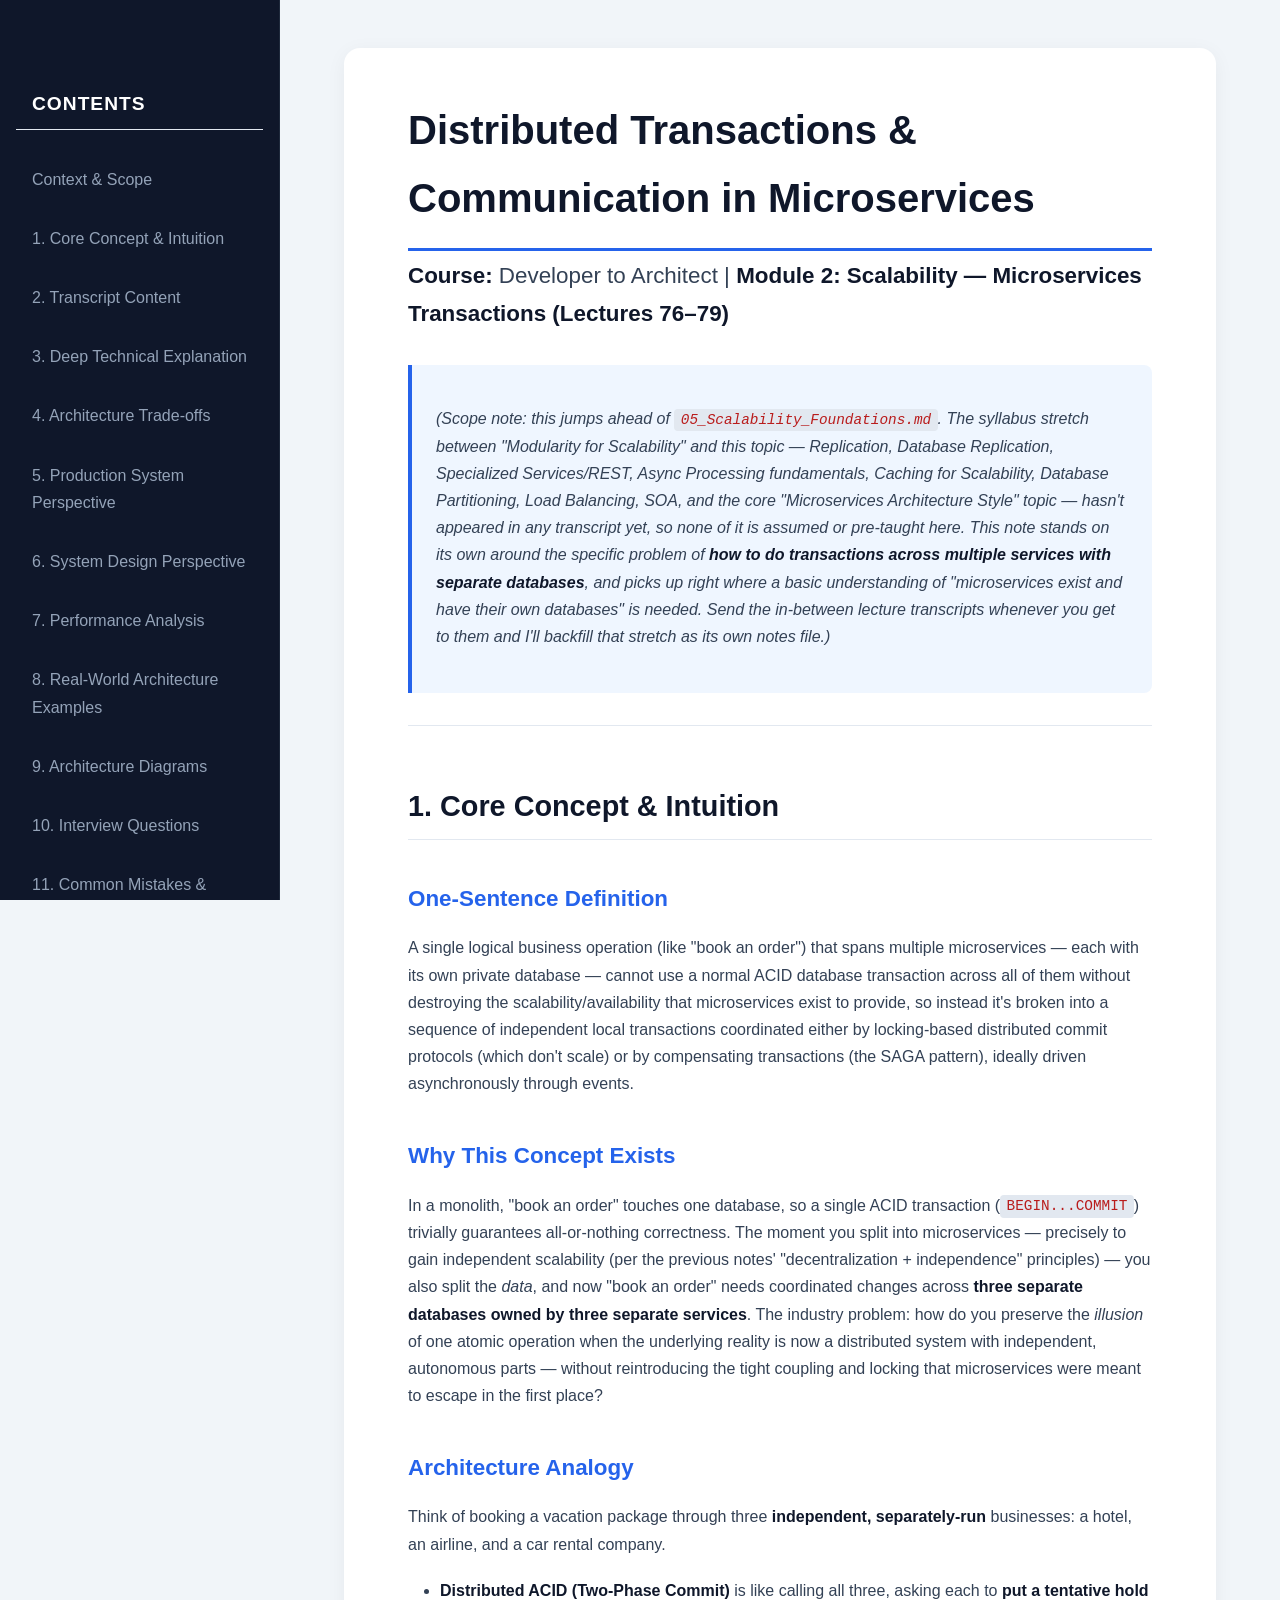
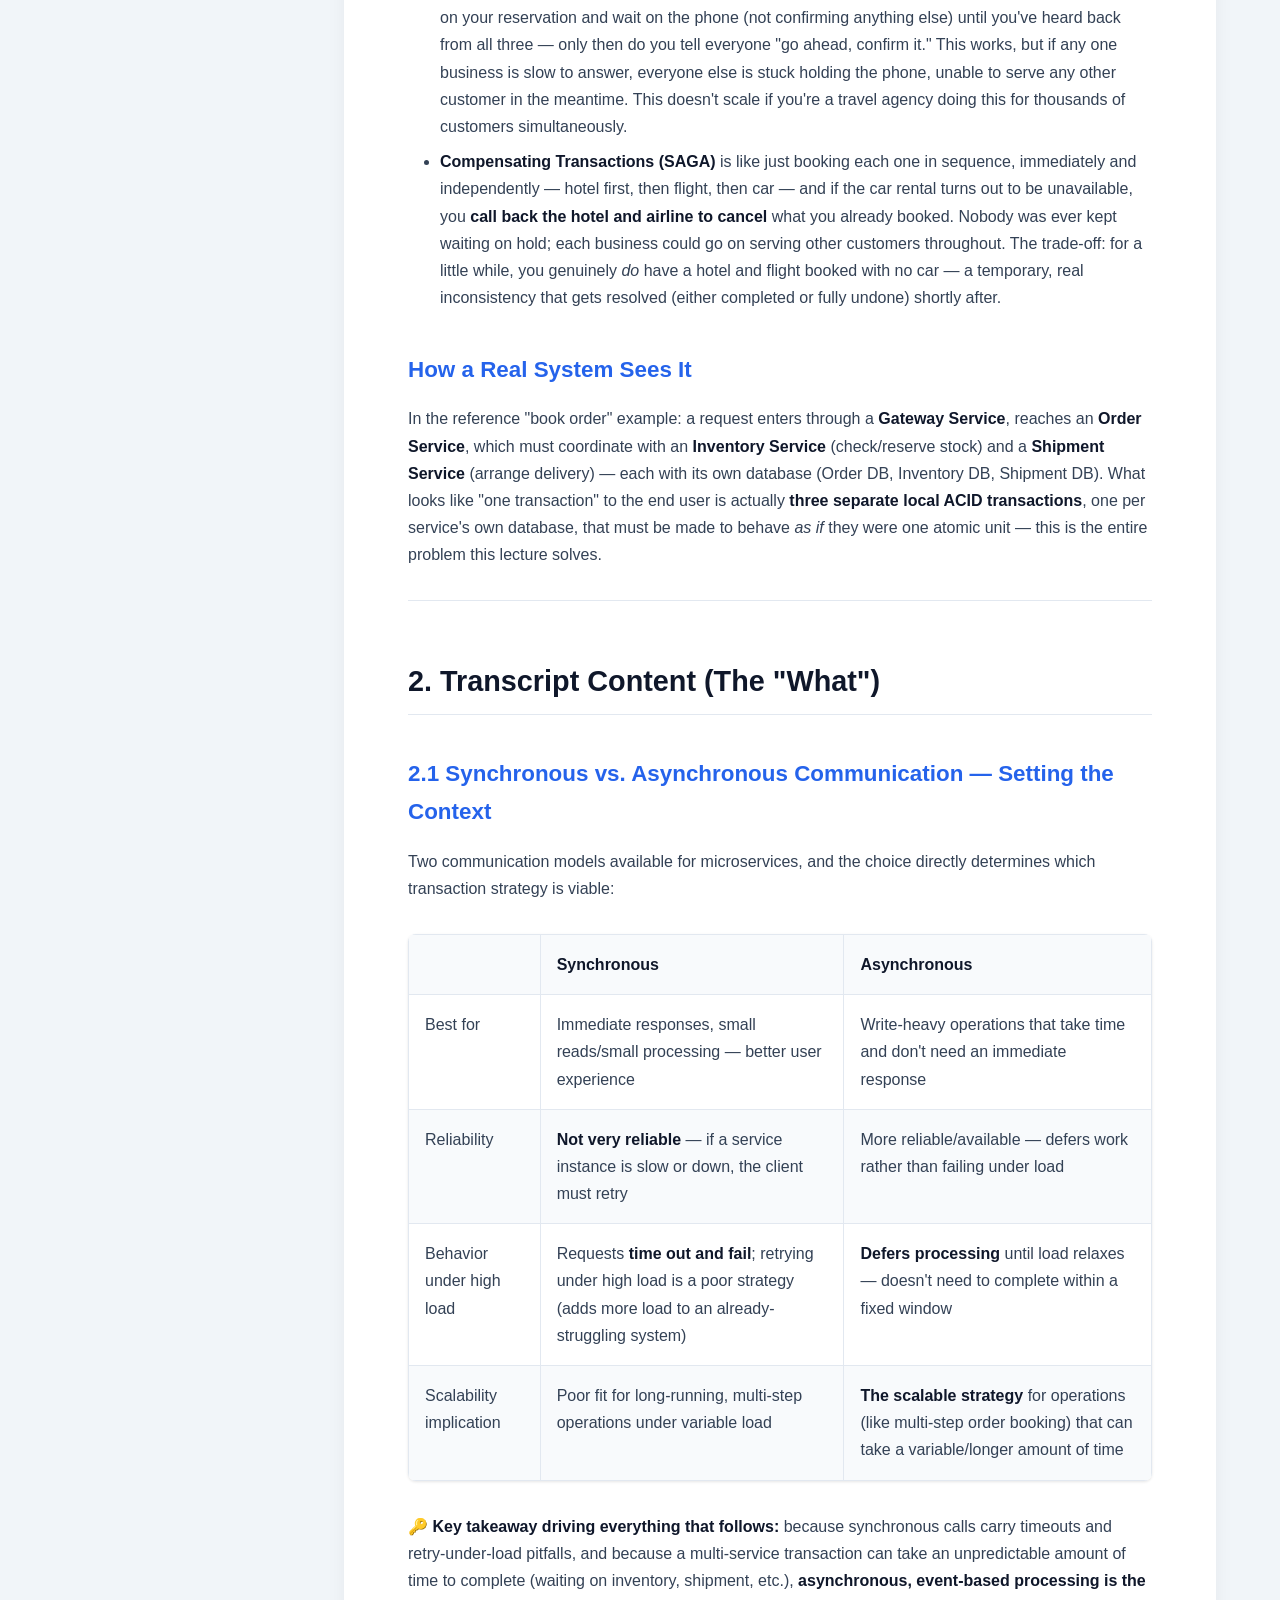
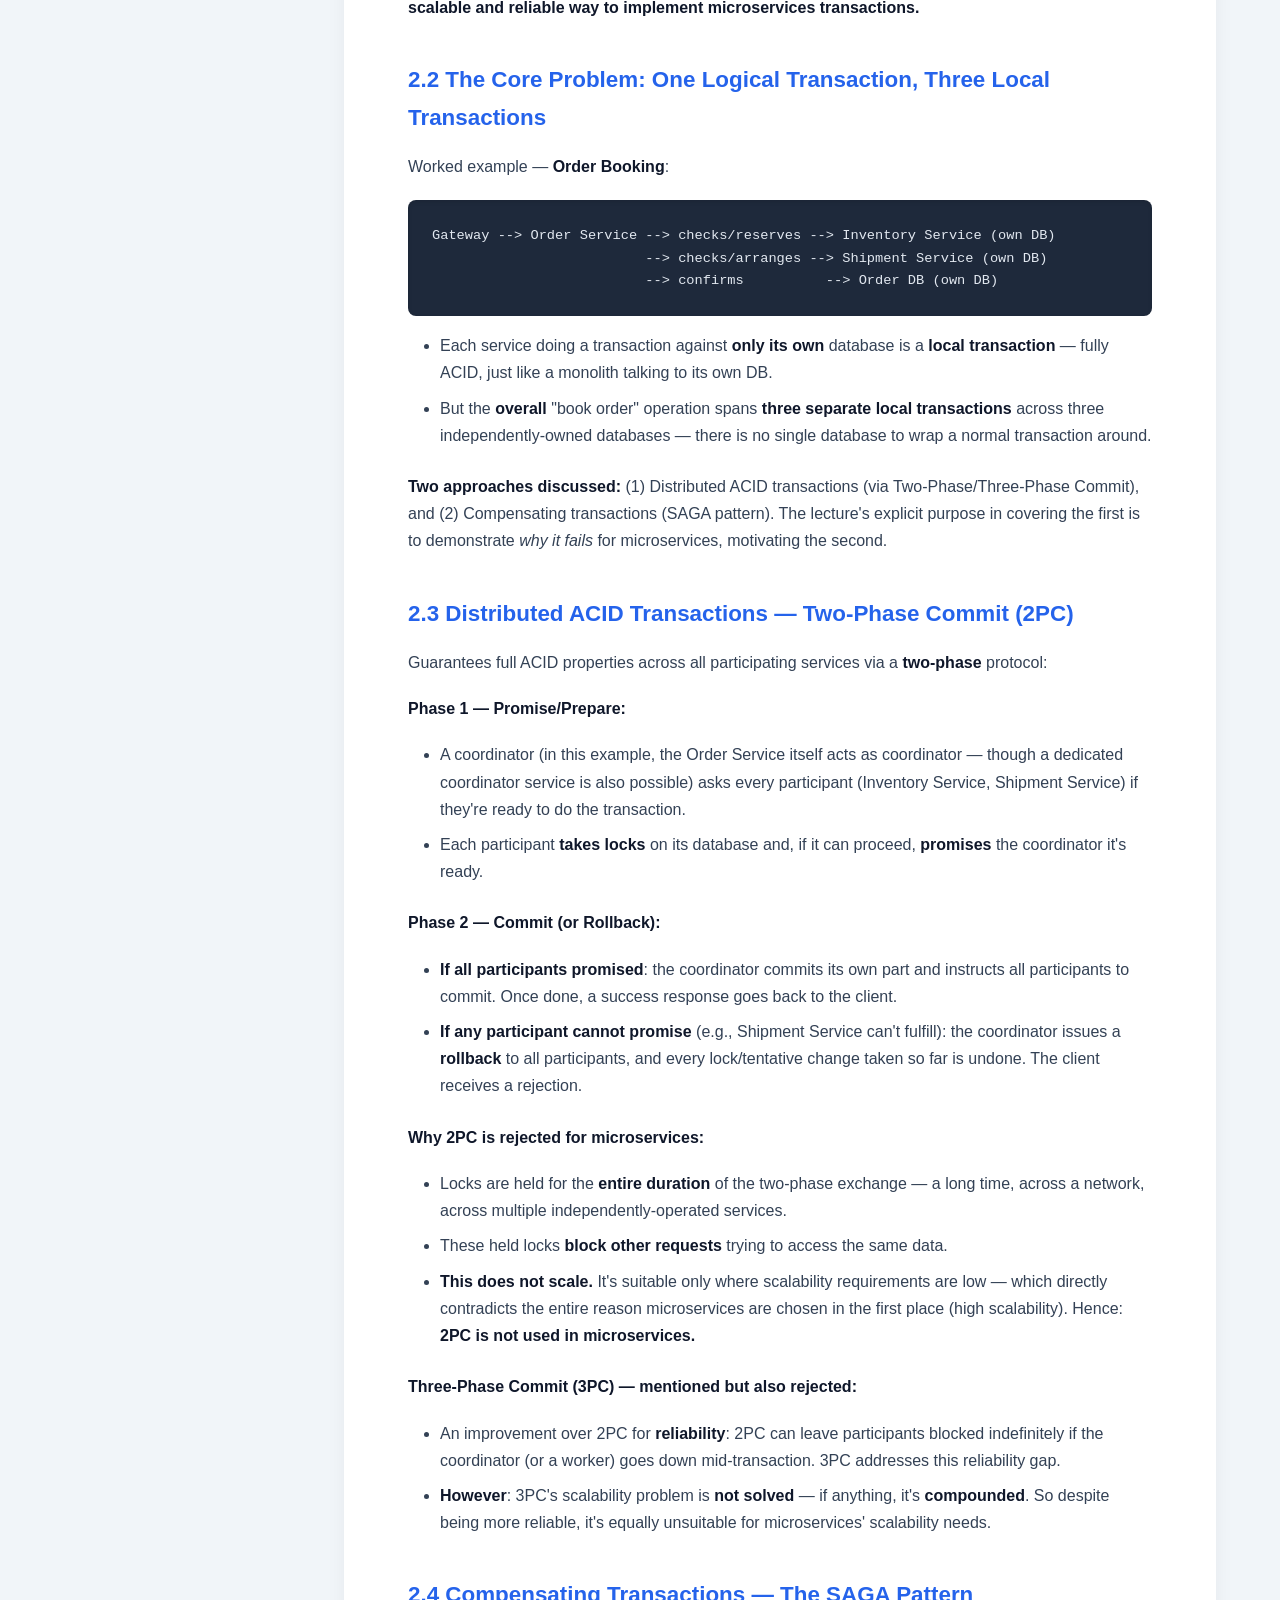
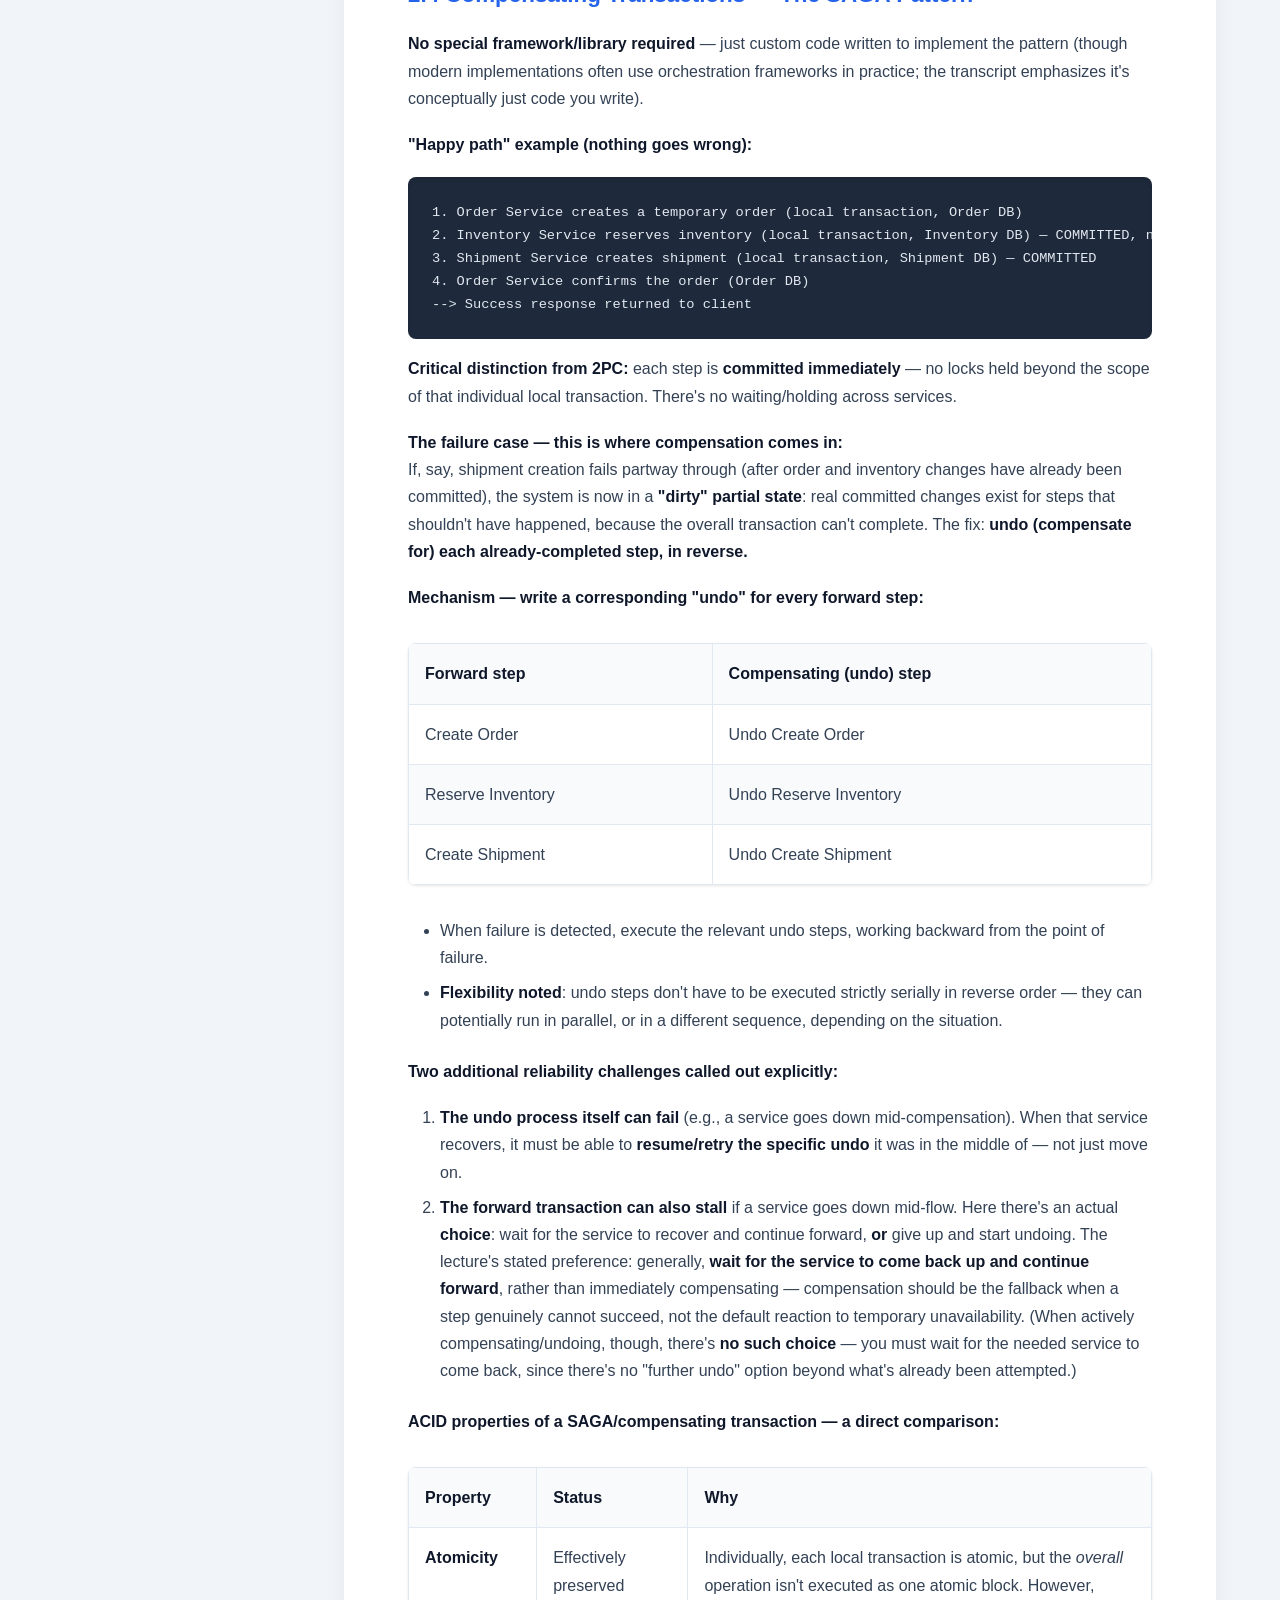
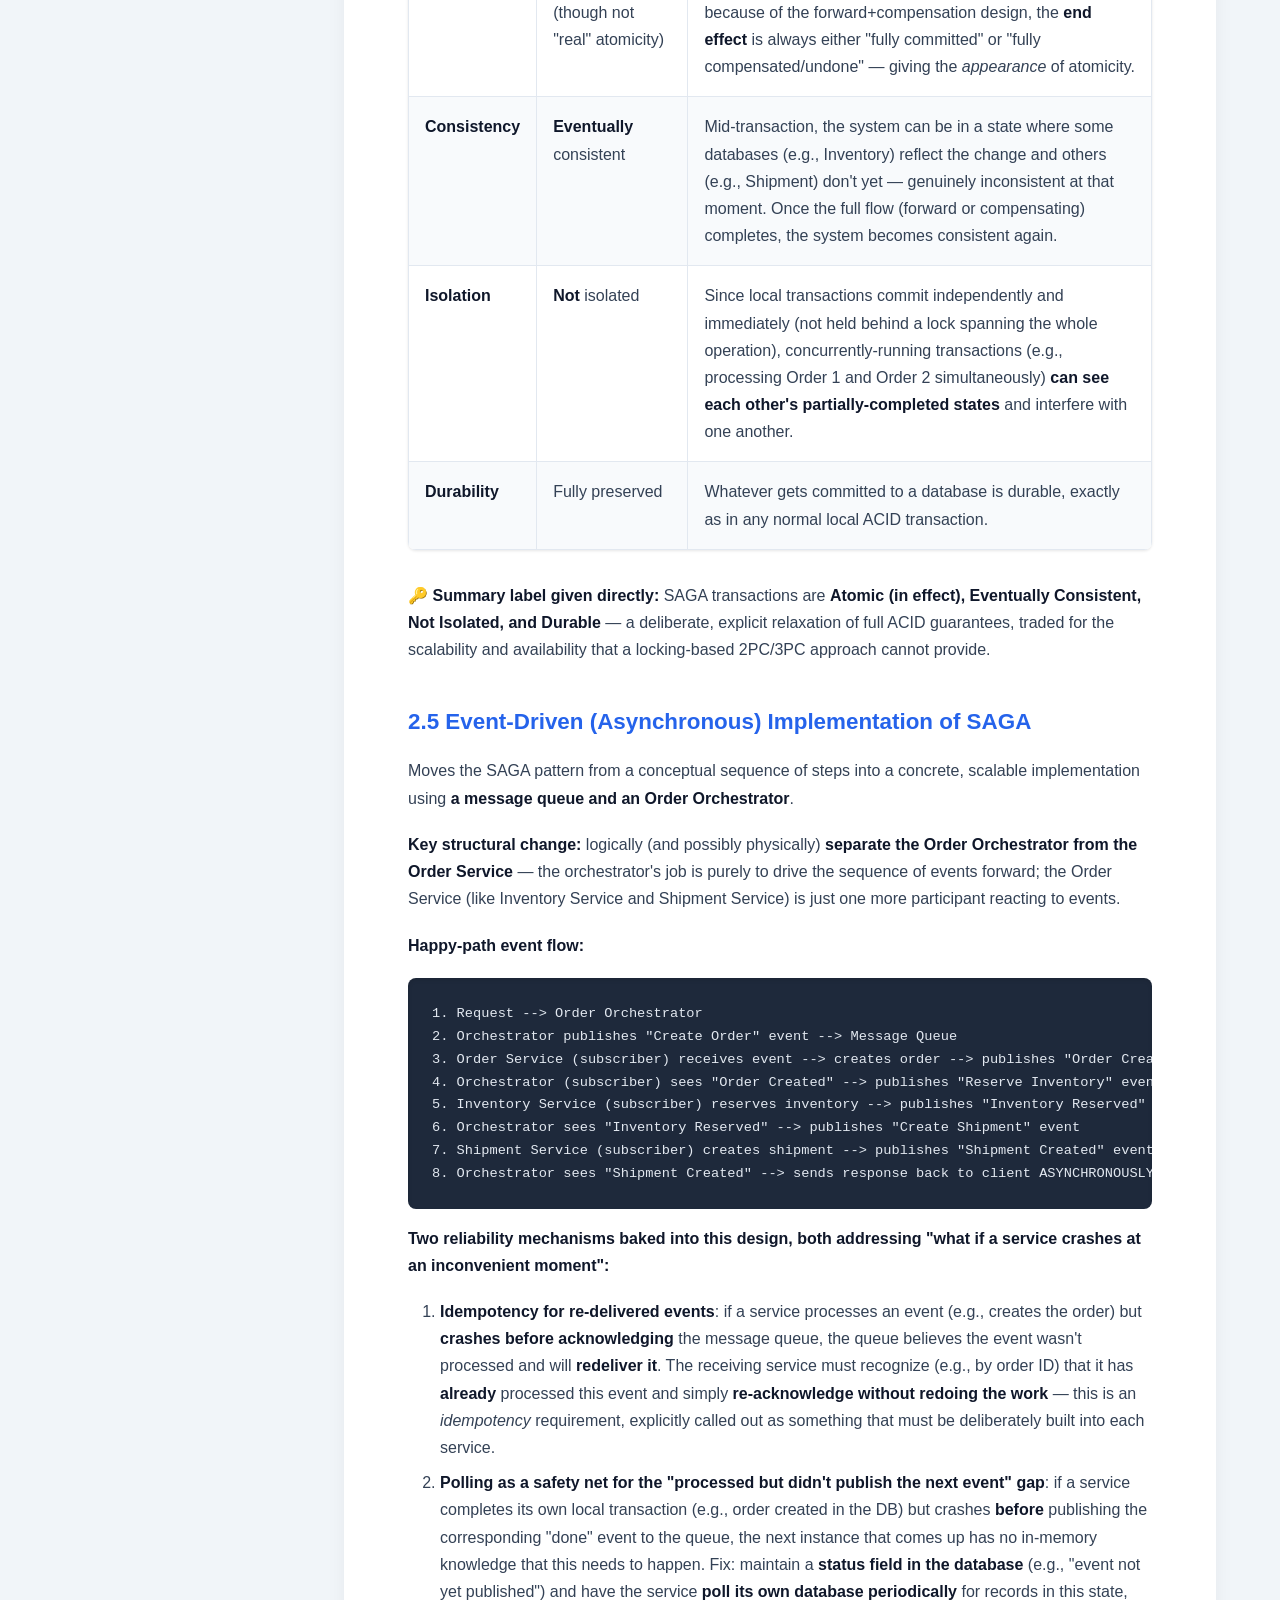
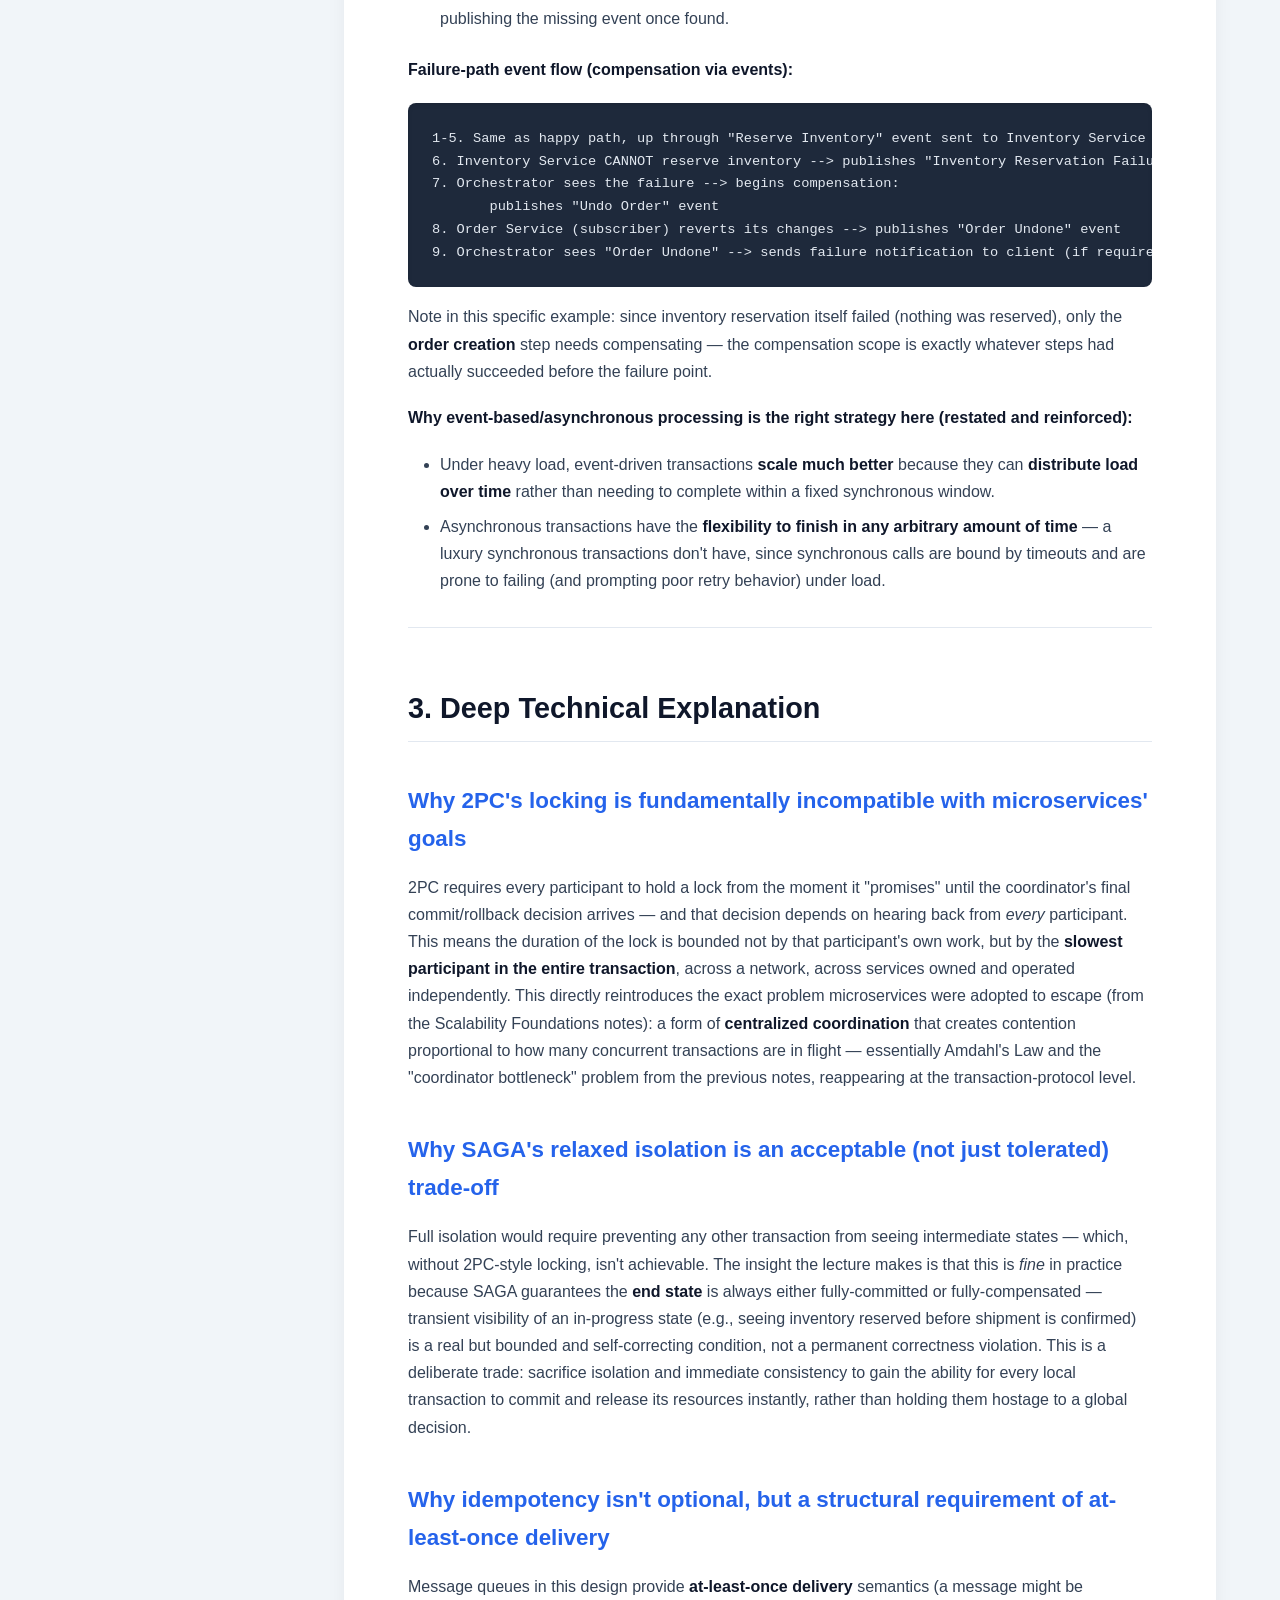
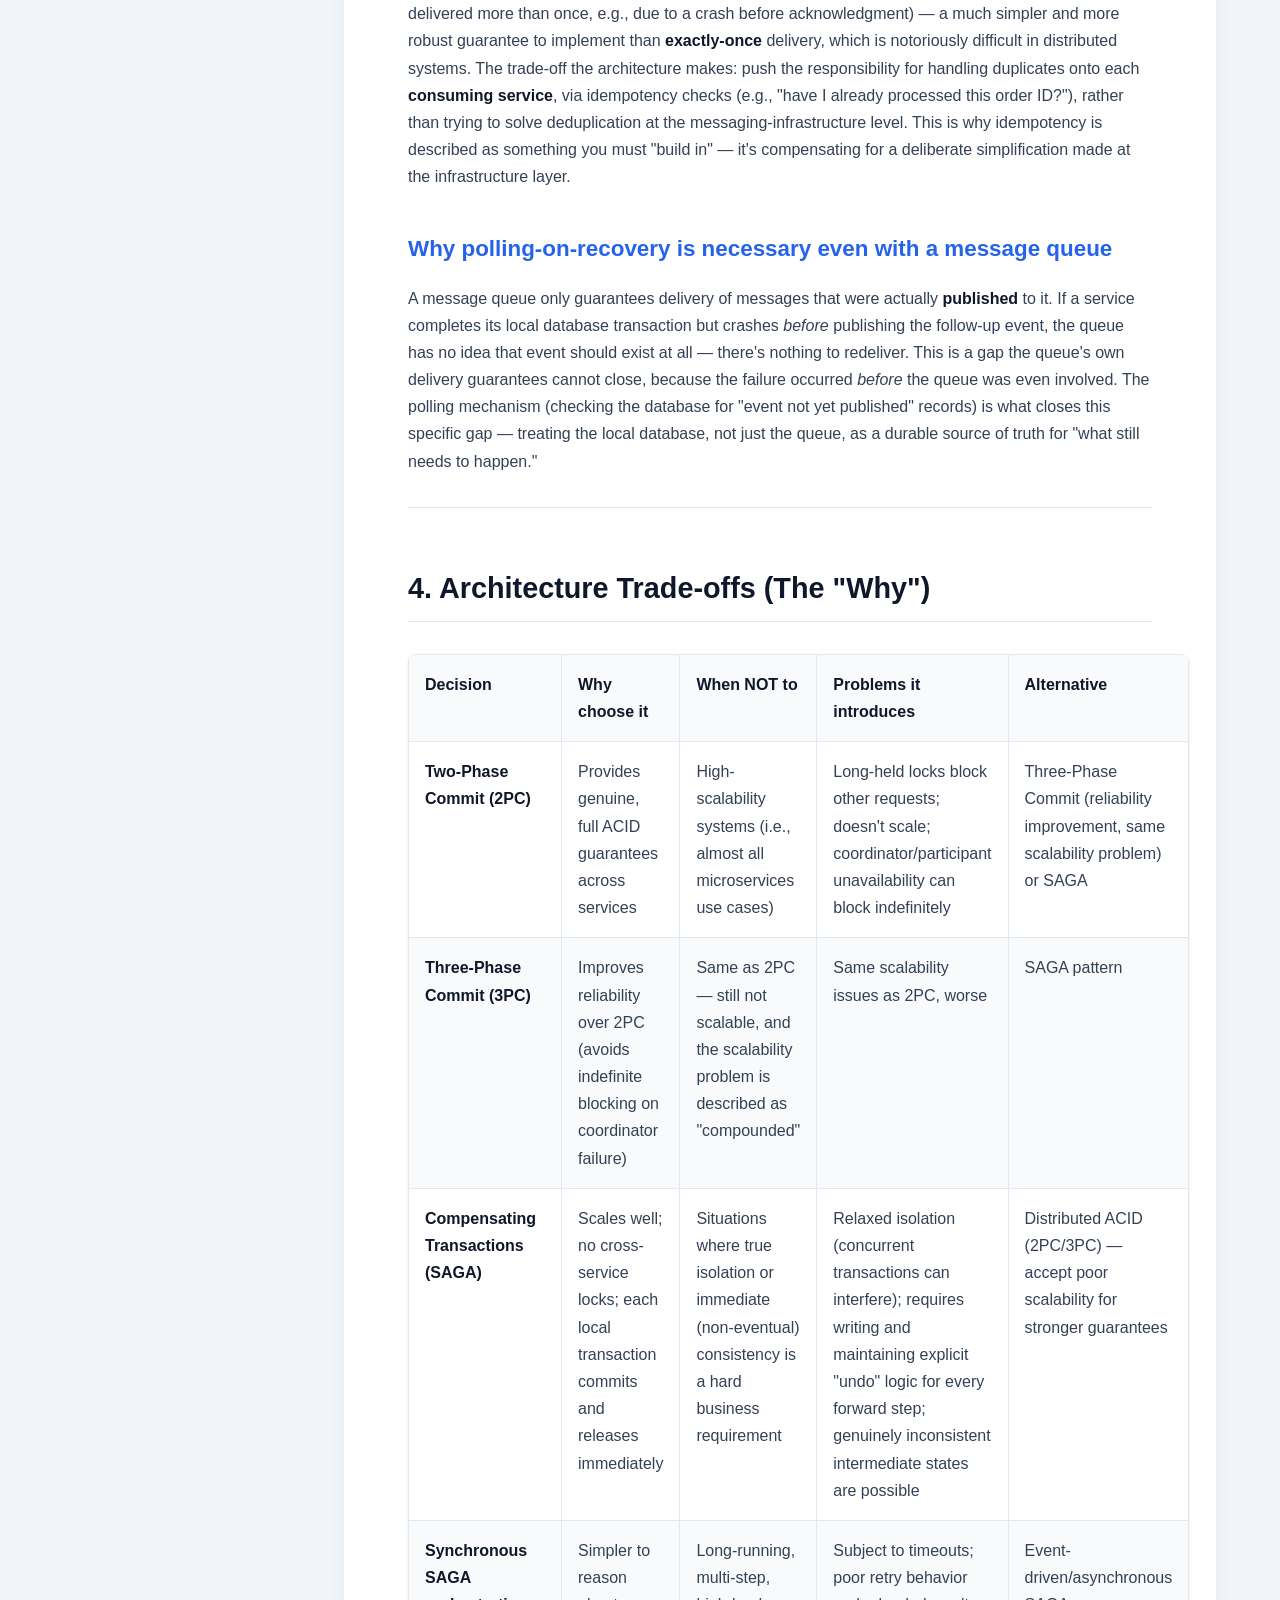
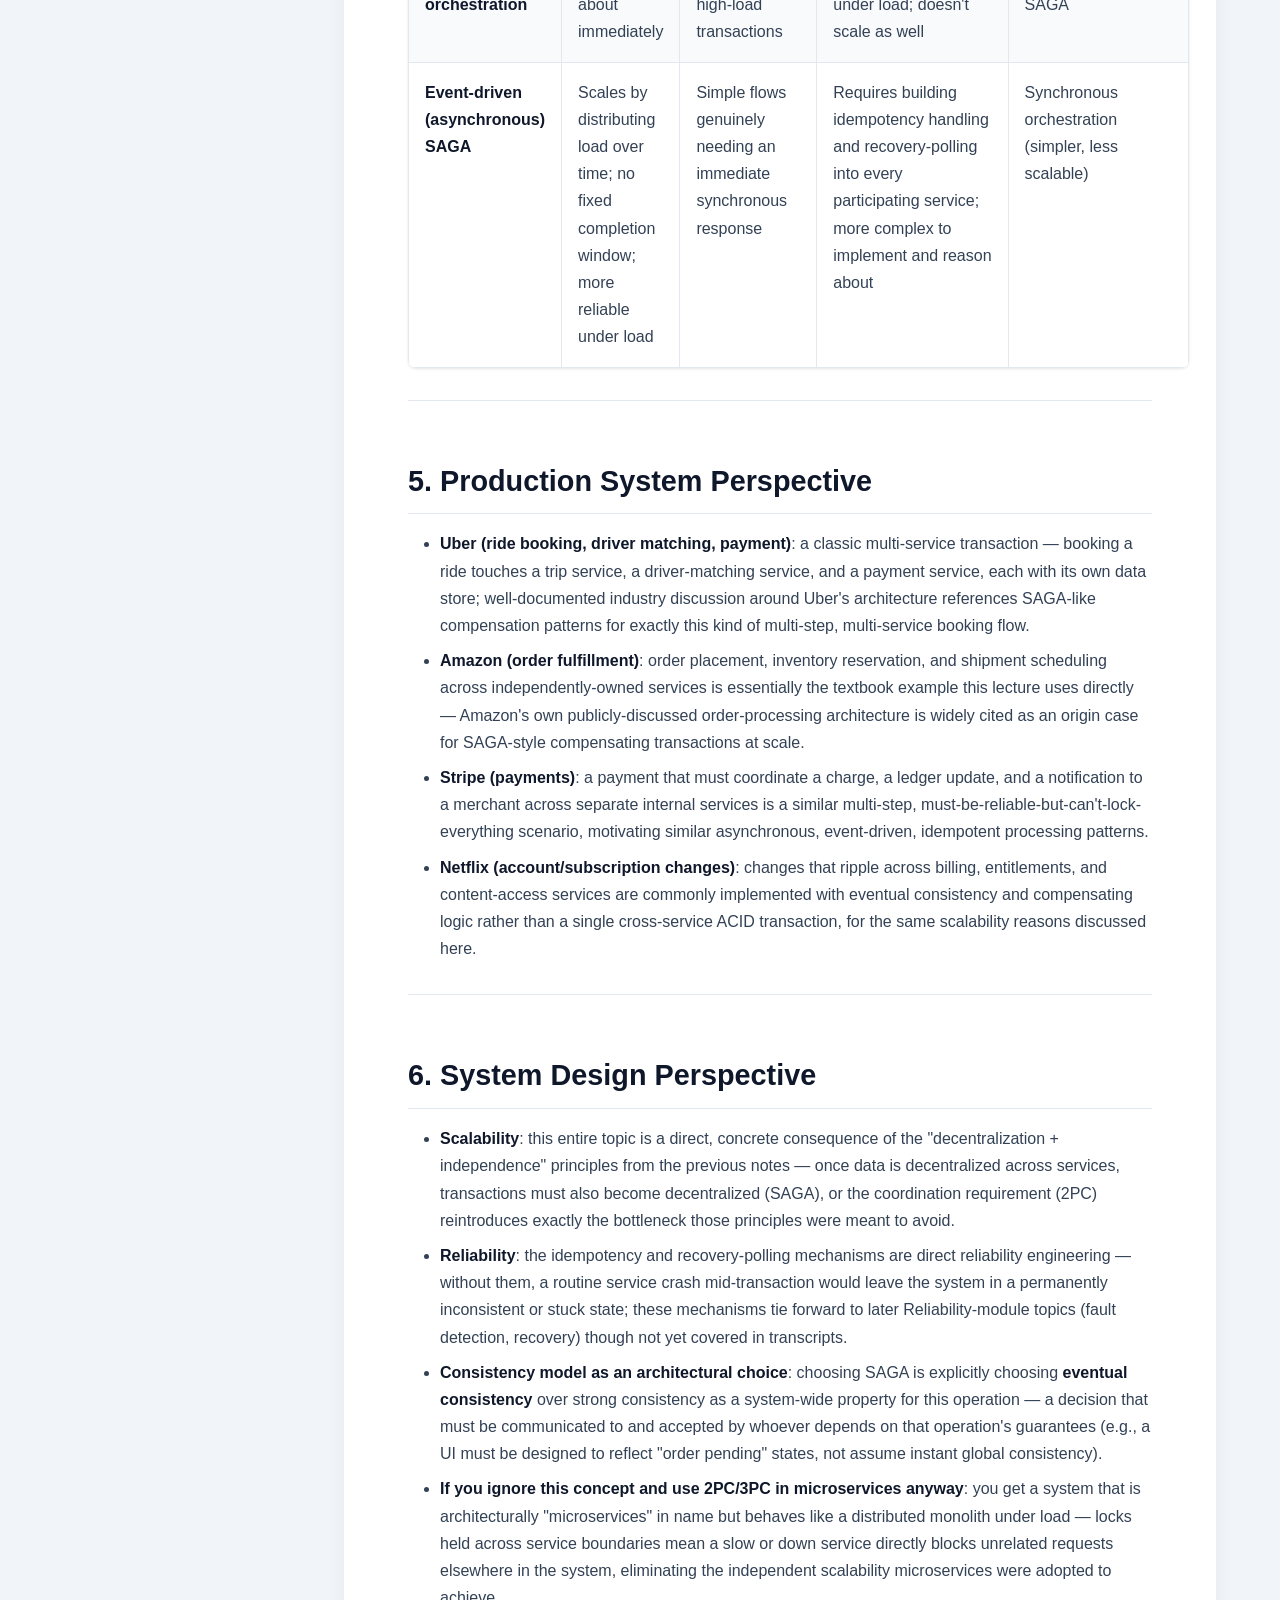
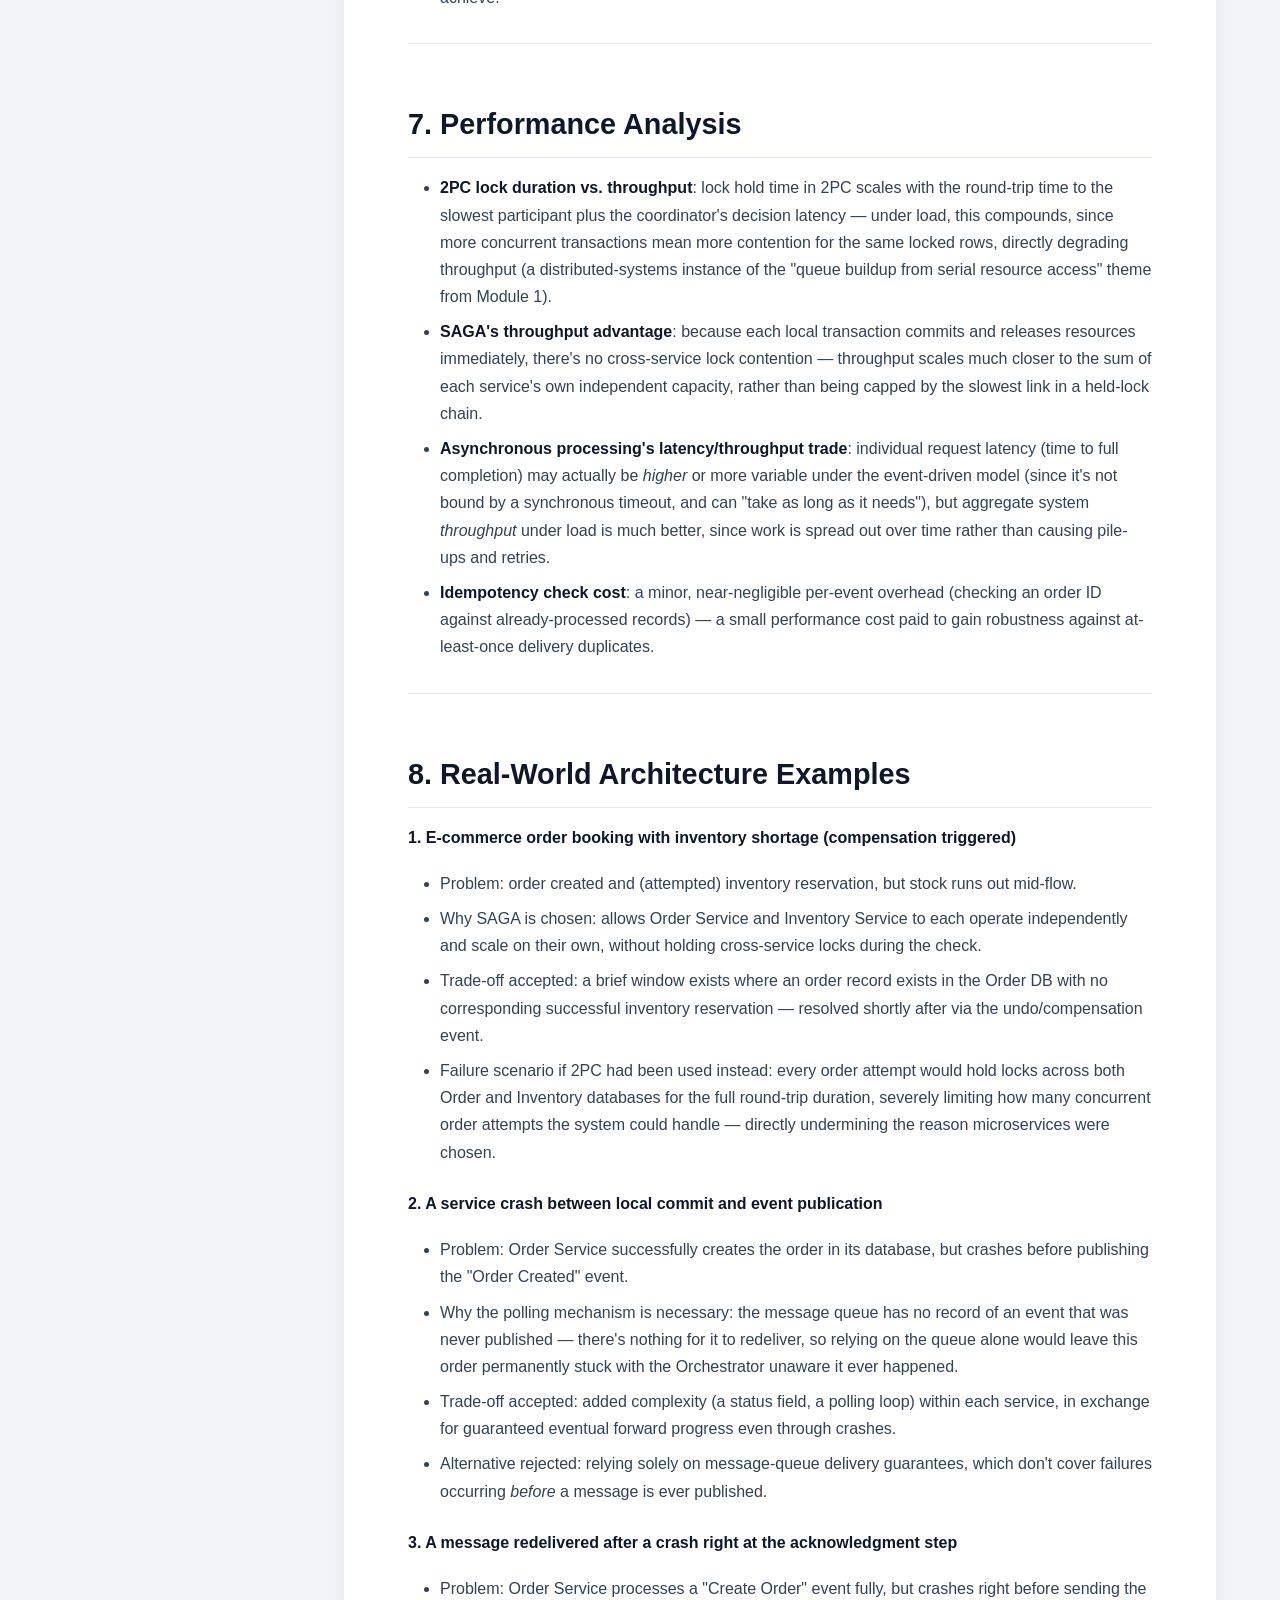
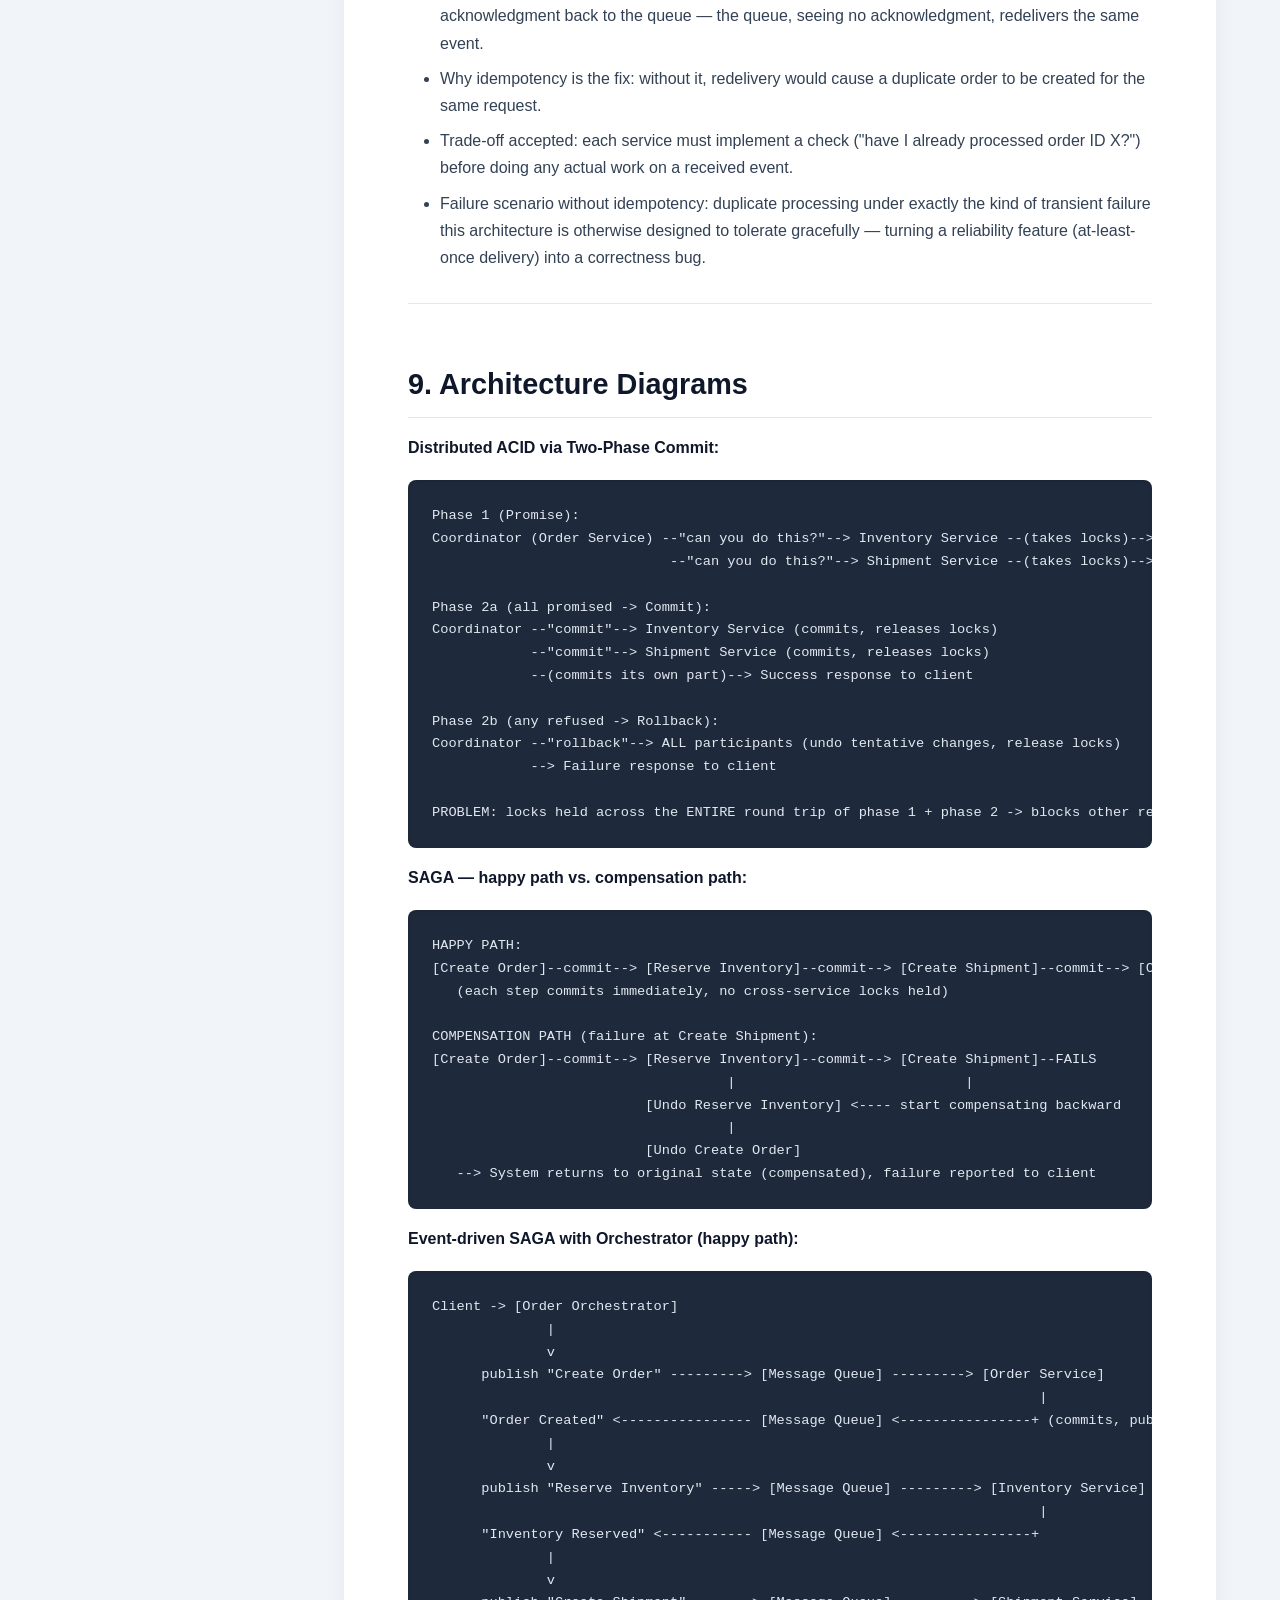
<file: Scalibility/Distributed Transactions & Communication in Microservices.html>
<!DOCTYPE html>
<html lang="en">
<head>
    <meta charset="UTF-8">
    <meta name="viewport" content="width=device-width, initial-scale=1.0">
    <title>Distributed Transactions & Communication in Microservices</title>
    <style>
        :root {
            --sidebar-bg: #0f172a;
            --sidebar-hover: #1e293b;
            --sidebar-text: #94a3b8;
            --sidebar-text-hover: #f8fafc;
            --bg-color: #f1f5f9;
            --card-bg: #ffffff;
            --text-main: #334155;
            --heading-color: #0f172a;
            --primary-accent: #2563eb;
            --code-bg: #1e293b;
            --code-text: #e2e8f0;
            --inline-code-bg: #e2e8f0;
            --inline-code-text: #b91c1c;
            --border-color: #e2e8f0;
        }

        html {
            scroll-behavior: smooth;
        }

        body {
            margin: 0;
            padding: 0;
            font-family: 'Inter', -apple-system, BlinkMacSystemFont, "Segoe UI", Roboto, Helvetica, Arial, sans-serif;
            background-color: var(--bg-color);
            color: var(--text-main);
            display: flex;
            line-height: 1.7;
        }

        /* Sidebar Navigation */
        .sidebar {
            width: 280px;
            height: 100vh;
            background-color: var(--sidebar-bg);
            position: fixed;
            top: 0;
            left: 0;
            overflow-y: auto;
            padding: 2rem 1rem;
            box-sizing: border-box;
            border-right: 1px solid #1e293b;
        }

        .sidebar h2 {
            color: #ffffff;
            font-size: 1.2rem;
            margin-bottom: 1.5rem;
            padding-left: 1rem;
            text-transform: uppercase;
            letter-spacing: 1px;
        }

        .sidebar ul {
            list-style: none;
            padding: 0;
            margin: 0;
        }

        .sidebar li {
            margin-bottom: 0.5rem;
        }

        .sidebar a {
            display: block;
            padding: 0.75rem 1rem;
            color: var(--sidebar-text);
            text-decoration: none;
            border-radius: 8px;
            font-weight: 500;
            transition: all 0.2s ease;
        }

        .sidebar a:hover {
            background-color: var(--sidebar-hover);
            color: var(--sidebar-text-hover);
            padding-left: 1.25rem;
        }

        /* Main Content Area */
        .content-wrapper {
            margin-left: 280px;
            padding: 3rem 5%;
            width: calc(100% - 280px);
            box-sizing: border-box;
        }

        .content {
            background: var(--card-bg);
            padding: 3rem 4rem;
            border-radius: 16px;
            box-shadow: 0 4px 20px rgba(0, 0, 0, 0.05);
            max-width: 1000px;
            margin: 0 auto;
        }

        /* Typography */
        h1, h2, h3, h4 {
            color: var(--heading-color);
            margin-top: 2.5rem;
            margin-bottom: 1rem;
            font-weight: 700;
        }

        h1 {
            font-size: 2.5rem;
            margin-top: 0;
            padding-bottom: 1rem;
            border-bottom: 3px solid var(--primary-accent);
        }

        h2 {
            font-size: 1.8rem;
            padding-bottom: 0.5rem;
            border-bottom: 1px solid var(--border-color);
            padding-top: 1rem;
        }

        h3 {
            font-size: 1.4rem;
            color: var(--primary-accent);
        }

        h4 {
            font-size: 1.1rem;
            color: var(--heading-color);
        }

        p {
            margin-bottom: 1.2rem;
        }

        strong {
            color: var(--heading-color);
        }

        /* Code Blocks */
        pre {
            background-color: var(--code-bg);
            color: var(--code-text);
            padding: 1.5rem;
            border-radius: 8px;
            overflow-x: auto;
            font-family: 'Fira Code', 'Courier New', Courier, monospace;
            font-size: 0.95rem;
            line-height: 1.5;
            box-shadow: inset 0 2px 4px rgba(0,0,0,0.1);
        }

        code {
            background-color: var(--inline-code-bg);
            color: var(--inline-code-text);
            padding: 0.2rem 0.4rem;
            border-radius: 4px;
            font-family: 'Fira Code', 'Courier New', Courier, monospace;
            font-size: 0.9em;
        }

        pre code {
            background-color: transparent;
            color: inherit;
            padding: 0;
        }

        /* Tables */
        table {
            width: 100%;
            border-collapse: collapse;
            margin: 2rem 0;
            background-color: #ffffff;
            border-radius: 8px;
            overflow: hidden;
            box-shadow: 0 1px 3px rgba(0,0,0,0.1);
        }

        th, td {
            padding: 1rem;
            text-align: left;
            border: 1px solid var(--border-color);
            vertical-align: top;
        }

        th {
            background-color: #f8fafc;
            color: var(--heading-color);
            font-weight: 600;
        }

        tr:nth-child(even) {
            background-color: #f8fafc;
        }

        /* Lists */
        ul, ol {
            margin-bottom: 1.5rem;
            padding-left: 2rem;
        }

        li {
            margin-bottom: 0.5rem;
        }

        hr {
            border: 0;
            border-top: 1px solid var(--border-color);
            margin: 2rem 0;
        }

        /* Callouts / Highlight Box */
        .highlight-box {
            background-color: #eff6ff;
            border-left: 4px solid var(--primary-accent);
            padding: 1.5rem;
            margin: 1.5rem 0;
            border-radius: 0 8px 8px 0;
        }

        /* Responsive Design */
        @media (max-width: 900px) {
            .sidebar {
                width: 100%;
                height: auto;
                position: relative;
                padding: 1rem;
            }
            .content-wrapper {
                margin-left: 0;
                width: 100%;
                padding: 1rem;
            }
            .content {
                padding: 1.5rem;
            }
            h1 {
                font-size: 2rem;
            }
        }
    </style>
</head>
<body>

    <!-- Vertical Sidebar -->
    <nav class="sidebar">
        <h2>Contents</h2>
        <ul>
            <li><a href="#intro">Context & Scope</a></li>
            <li><a href="#core-concept">1. Core Concept & Intuition</a></li>
            <li><a href="#transcript-content">2. Transcript Content</a></li>
            <li><a href="#deep-technical">3. Deep Technical Explanation</a></li>
            <li><a href="#architecture-tradeoffs">4. Architecture Trade-offs</a></li>
            <li><a href="#production-perspective">5. Production System Perspective</a></li>
            <li><a href="#system-design">6. System Design Perspective</a></li>
            <li><a href="#performance-analysis">7. Performance Analysis</a></li>
            <li><a href="#real-world-examples">8. Real-World Architecture Examples</a></li>
            <li><a href="#architecture-diagrams">9. Architecture Diagrams</a></li>
            <li><a href="#interview-questions">10. Interview Questions</a></li>
            <li><a href="#common-mistakes">11. Common Mistakes & Misconceptions</a></li>
            <li><a href="#connections">12. Connections to Other Topics</a></li>
        </ul>
    </nav>

    <!-- Main Content -->
    <main class="content-wrapper">
        <div class="content">

            <div id="intro">
                <h1>Distributed Transactions & Communication in Microservices</h1>
                <h3 style="color: var(--text-main); font-weight: normal; margin-top: -10px; margin-bottom: 2rem;"><strong>Course:</strong> Developer to Architect | <strong>Module 2: Scalability — Microservices Transactions (Lectures 76–79)</strong></h3>
                
                <div class="highlight-box">
                    <p><em>(Scope note: this jumps ahead of <code>05_Scalability_Foundations.md</code>. The syllabus stretch between "Modularity for Scalability" and this topic — Replication, Database Replication, Specialized Services/REST, Async Processing fundamentals, Caching for Scalability, Database Partitioning, Load Balancing, SOA, and the core "Microservices Architecture Style" topic — hasn't appeared in any transcript yet, so none of it is assumed or pre-taught here. This note stands on its own around the specific problem of <strong>how to do transactions across multiple services with separate databases</strong>, and picks up right where a basic understanding of "microservices exist and have their own databases" is needed. Send the in-between lecture transcripts whenever you get to them and I'll backfill that stretch as its own notes file.)</em></p>
                </div>
                <hr>
            </div>

            <h2 id="core-concept">1. Core Concept & Intuition</h2>
            
            <h3>One-Sentence Definition</h3>
            <p>A single logical business operation (like "book an order") that spans multiple microservices — each with its own private database — cannot use a normal ACID database transaction across all of them without destroying the scalability/availability that microservices exist to provide, so instead it's broken into a sequence of independent local transactions coordinated either by locking-based distributed commit protocols (which don't scale) or by compensating transactions (the SAGA pattern), ideally driven asynchronously through events.</p>

            <h3>Why This Concept Exists</h3>
            <p>In a monolith, "book an order" touches one database, so a single ACID transaction (<code>BEGIN...COMMIT</code>) trivially guarantees all-or-nothing correctness. The moment you split into microservices — precisely to gain independent scalability (per the previous notes' "decentralization + independence" principles) — you also split the <em>data</em>, and now "book an order" needs coordinated changes across <strong>three separate databases owned by three separate services</strong>. The industry problem: how do you preserve the <em>illusion</em> of one atomic operation when the underlying reality is now a distributed system with independent, autonomous parts — without reintroducing the tight coupling and locking that microservices were meant to escape in the first place?</p>

            <h3>Architecture Analogy</h3>
            <p>Think of booking a vacation package through three <strong>independent, separately-run</strong> businesses: a hotel, an airline, and a car rental company.</p>
            <ul>
                <li><strong>Distributed ACID (Two-Phase Commit)</strong> is like calling all three, asking each to <strong>put a tentative hold</strong> on your reservation and wait on the phone (not confirming anything else) until you've heard back from all three — only then do you tell everyone "go ahead, confirm it." This works, but if any one business is slow to answer, everyone else is stuck holding the phone, unable to serve any other customer in the meantime. This doesn't scale if you're a travel agency doing this for thousands of customers simultaneously.</li>
                <li><strong>Compensating Transactions (SAGA)</strong> is like just booking each one in sequence, immediately and independently — hotel first, then flight, then car — and if the car rental turns out to be unavailable, you <strong>call back the hotel and airline to cancel</strong> what you already booked. Nobody was ever kept waiting on hold; each business could go on serving other customers throughout. The trade-off: for a little while, you genuinely <em>do</em> have a hotel and flight booked with no car — a temporary, real inconsistency that gets resolved (either completed or fully undone) shortly after.</li>
            </ul>

            <h3>How a Real System Sees It</h3>
            <p>In the reference "book order" example: a request enters through a <strong>Gateway Service</strong>, reaches an <strong>Order Service</strong>, which must coordinate with an <strong>Inventory Service</strong> (check/reserve stock) and a <strong>Shipment Service</strong> (arrange delivery) — each with its own database (Order DB, Inventory DB, Shipment DB). What looks like "one transaction" to the end user is actually <strong>three separate local ACID transactions</strong>, one per service's own database, that must be made to behave <em>as if</em> they were one atomic unit — this is the entire problem this lecture solves.</p>

            <hr>

            <h2 id="transcript-content">2. Transcript Content (The "What")</h2>
            
            <h3>2.1 Synchronous vs. Asynchronous Communication — Setting the Context</h3>
            <p>Two communication models available for microservices, and the choice directly determines which transaction strategy is viable:</p>

            <table>
                <thead>
                    <tr>
                        <th></th>
                        <th>Synchronous</th>
                        <th>Asynchronous</th>
                    </tr>
                </thead>
                <tbody>
                    <tr>
                        <td>Best for</td>
                        <td>Immediate responses, small reads/small processing — better user experience</td>
                        <td>Write-heavy operations that take time and don't need an immediate response</td>
                    </tr>
                    <tr>
                        <td>Reliability</td>
                        <td><strong>Not very reliable</strong> — if a service instance is slow or down, the client must retry</td>
                        <td>More reliable/available — defers work rather than failing under load</td>
                    </tr>
                    <tr>
                        <td>Behavior under high load</td>
                        <td>Requests <strong>time out and fail</strong>; retrying under high load is a poor strategy (adds more load to an already-struggling system)</td>
                        <td><strong>Defers processing</strong> until load relaxes — doesn't need to complete within a fixed window</td>
                    </tr>
                    <tr>
                        <td>Scalability implication</td>
                        <td>Poor fit for long-running, multi-step operations under variable load</td>
                        <td><strong>The scalable strategy</strong> for operations (like multi-step order booking) that can take a variable/longer amount of time</td>
                    </tr>
                </tbody>
            </table>

            <p>🔑 <strong>Key takeaway driving everything that follows:</strong> because synchronous calls carry timeouts and retry-under-load pitfalls, and because a multi-service transaction can take an unpredictable amount of time to complete (waiting on inventory, shipment, etc.), <strong>asynchronous, event-based processing is the scalable and reliable way to implement microservices transactions.</strong></p>

            <h3>2.2 The Core Problem: One Logical Transaction, Three Local Transactions</h3>
            <p>Worked example — <strong>Order Booking</strong>:</p>
<pre><code>Gateway --&gt; Order Service --&gt; checks/reserves --&gt; Inventory Service (own DB)
                          --&gt; checks/arranges --&gt; Shipment Service (own DB)
                          --&gt; confirms          --&gt; Order DB (own DB)</code></pre>
            <ul>
                <li>Each service doing a transaction against <strong>only its own</strong> database is a <strong>local transaction</strong> — fully ACID, just like a monolith talking to its own DB.</li>
                <li>But the <strong>overall</strong> "book order" operation spans <strong>three separate local transactions</strong> across three independently-owned databases — there is no single database to wrap a normal transaction around.</li>
            </ul>

            <p><strong>Two approaches discussed:</strong> (1) Distributed ACID transactions (via Two-Phase/Three-Phase Commit), and (2) Compensating transactions (SAGA pattern). The lecture's explicit purpose in covering the first is to demonstrate <em>why it fails</em> for microservices, motivating the second.</p>

            <h3>2.3 Distributed ACID Transactions — Two-Phase Commit (2PC)</h3>
            <p>Guarantees full ACID properties across all participating services via a <strong>two-phase</strong> protocol:</p>

            <p><strong>Phase 1 — Promise/Prepare:</strong></p>
            <ul>
                <li>A coordinator (in this example, the Order Service itself acts as coordinator — though a dedicated coordinator service is also possible) asks every participant (Inventory Service, Shipment Service) if they're ready to do the transaction.</li>
                <li>Each participant <strong>takes locks</strong> on its database and, if it can proceed, <strong>promises</strong> the coordinator it's ready.</li>
            </ul>

            <p><strong>Phase 2 — Commit (or Rollback):</strong></p>
            <ul>
                <li><strong>If all participants promised</strong>: the coordinator commits its own part and instructs all participants to commit. Once done, a success response goes back to the client.</li>
                <li><strong>If any participant cannot promise</strong> (e.g., Shipment Service can't fulfill): the coordinator issues a <strong>rollback</strong> to all participants, and every lock/tentative change taken so far is undone. The client receives a rejection.</li>
            </ul>

            <p><strong>Why 2PC is rejected for microservices:</strong></p>
            <ul>
                <li>Locks are held for the <strong>entire duration</strong> of the two-phase exchange — a long time, across a network, across multiple independently-operated services.</li>
                <li>These held locks <strong>block other requests</strong> trying to access the same data.</li>
                <li><strong>This does not scale.</strong> It's suitable only where scalability requirements are low — which directly contradicts the entire reason microservices are chosen in the first place (high scalability). Hence: <strong>2PC is not used in microservices.</strong></li>
            </ul>

            <p><strong>Three-Phase Commit (3PC) — mentioned but also rejected:</strong></p>
            <ul>
                <li>An improvement over 2PC for <strong>reliability</strong>: 2PC can leave participants blocked indefinitely if the coordinator (or a worker) goes down mid-transaction. 3PC addresses this reliability gap.</li>
                <li><strong>However</strong>: 3PC's scalability problem is <strong>not solved</strong> — if anything, it's <strong>compounded</strong>. So despite being more reliable, it's equally unsuitable for microservices' scalability needs.</li>
            </ul>

            <h3>2.4 Compensating Transactions — The SAGA Pattern</h3>
            <p><strong>No special framework/library required</strong> — just custom code written to implement the pattern (though modern implementations often use orchestration frameworks in practice; the transcript emphasizes it's conceptually just code you write).</p>

            <p><strong>"Happy path" example (nothing goes wrong):</strong></p>
<pre><code>1. Order Service creates a temporary order (local transaction, Order DB)
2. Inventory Service reserves inventory (local transaction, Inventory DB) — COMMITTED, not just locked
3. Shipment Service creates shipment (local transaction, Shipment DB) — COMMITTED
4. Order Service confirms the order (Order DB)
--&gt; Success response returned to client</code></pre>
            <p><strong>Critical distinction from 2PC:</strong> each step is <strong>committed immediately</strong> — no locks held beyond the scope of that individual local transaction. There's no waiting/holding across services.</p>

            <p><strong>The failure case — this is where compensation comes in:</strong><br>
            If, say, shipment creation fails partway through (after order and inventory changes have already been committed), the system is now in a <strong>"dirty" partial state</strong>: real committed changes exist for steps that shouldn't have happened, because the overall transaction can't complete. The fix: <strong>undo (compensate for) each already-completed step, in reverse.</strong></p>

            <p><strong>Mechanism — write a corresponding "undo" for every forward step:</strong></p>
            <table>
                <thead>
                    <tr>
                        <th>Forward step</th>
                        <th>Compensating (undo) step</th>
                    </tr>
                </thead>
                <tbody>
                    <tr>
                        <td>Create Order</td>
                        <td>Undo Create Order</td>
                    </tr>
                    <tr>
                        <td>Reserve Inventory</td>
                        <td>Undo Reserve Inventory</td>
                    </tr>
                    <tr>
                        <td>Create Shipment</td>
                        <td>Undo Create Shipment</td>
                    </tr>
                </tbody>
            </table>

            <ul>
                <li>When failure is detected, execute the relevant undo steps, working backward from the point of failure.</li>
                <li><strong>Flexibility noted</strong>: undo steps don't have to be executed strictly serially in reverse order — they can potentially run in parallel, or in a different sequence, depending on the situation.</li>
            </ul>

            <p><strong>Two additional reliability challenges called out explicitly:</strong></p>
            <ol>
                <li><strong>The undo process itself can fail</strong> (e.g., a service goes down mid-compensation). When that service recovers, it must be able to <strong>resume/retry the specific undo</strong> it was in the middle of — not just move on.</li>
                <li><strong>The forward transaction can also stall</strong> if a service goes down mid-flow. Here there's an actual <strong>choice</strong>: wait for the service to recover and continue forward, <strong>or</strong> give up and start undoing. The lecture's stated preference: generally, <strong>wait for the service to come back up and continue forward</strong>, rather than immediately compensating — compensation should be the fallback when a step genuinely cannot succeed, not the default reaction to temporary unavailability. (When actively compensating/undoing, though, there's <strong>no such choice</strong> — you must wait for the needed service to come back, since there's no "further undo" option beyond what's already been attempted.)</li>
            </ol>

            <p><strong>ACID properties of a SAGA/compensating transaction — a direct comparison:</strong></p>

            <table>
                <thead>
                    <tr>
                        <th>Property</th>
                        <th>Status</th>
                        <th>Why</th>
                    </tr>
                </thead>
                <tbody>
                    <tr>
                        <td><strong>Atomicity</strong></td>
                        <td>Effectively preserved (though not "real" atomicity)</td>
                        <td>Individually, each local transaction is atomic, but the <em>overall</em> operation isn't executed as one atomic block. However, because of the forward+compensation design, the <strong>end effect</strong> is always either "fully committed" or "fully compensated/undone" — giving the <em>appearance</em> of atomicity.</td>
                    </tr>
                    <tr>
                        <td><strong>Consistency</strong></td>
                        <td><strong>Eventually</strong> consistent</td>
                        <td>Mid-transaction, the system can be in a state where some databases (e.g., Inventory) reflect the change and others (e.g., Shipment) don't yet — genuinely inconsistent at that moment. Once the full flow (forward or compensating) completes, the system becomes consistent again.</td>
                    </tr>
                    <tr>
                        <td><strong>Isolation</strong></td>
                        <td><strong>Not</strong> isolated</td>
                        <td>Since local transactions commit independently and immediately (not held behind a lock spanning the whole operation), concurrently-running transactions (e.g., processing Order 1 and Order 2 simultaneously) <strong>can see each other's partially-completed states</strong> and interfere with one another.</td>
                    </tr>
                    <tr>
                        <td><strong>Durability</strong></td>
                        <td>Fully preserved</td>
                        <td>Whatever gets committed to a database is durable, exactly as in any normal local ACID transaction.</td>
                    </tr>
                </tbody>
            </table>

            <p>🔑 <strong>Summary label given directly:</strong> SAGA transactions are <strong>Atomic (in effect), Eventually Consistent, Not Isolated, and Durable</strong> — a deliberate, explicit relaxation of full ACID guarantees, traded for the scalability and availability that a locking-based 2PC/3PC approach cannot provide.</p>

            <h3>2.5 Event-Driven (Asynchronous) Implementation of SAGA</h3>
            <p>Moves the SAGA pattern from a conceptual sequence of steps into a concrete, scalable implementation using <strong>a message queue and an Order Orchestrator</strong>.</p>

            <p><strong>Key structural change:</strong> logically (and possibly physically) <strong>separate the Order Orchestrator from the Order Service</strong> — the orchestrator's job is purely to drive the sequence of events forward; the Order Service (like Inventory Service and Shipment Service) is just one more participant reacting to events.</p>

            <p><strong>Happy-path event flow:</strong></p>
<pre><code>1. Request --&gt; Order Orchestrator
2. Orchestrator publishes "Create Order" event --&gt; Message Queue
3. Order Service (subscriber) receives event --&gt; creates order --&gt; publishes "Order Created" event
4. Orchestrator (subscriber) sees "Order Created" --&gt; publishes "Reserve Inventory" event
5. Inventory Service (subscriber) reserves inventory --&gt; publishes "Inventory Reserved" event
6. Orchestrator sees "Inventory Reserved" --&gt; publishes "Create Shipment" event
7. Shipment Service (subscriber) creates shipment --&gt; publishes "Shipment Created" event
8. Orchestrator sees "Shipment Created" --&gt; sends response back to client ASYNCHRONOUSLY</code></pre>

            <p><strong>Two reliability mechanisms baked into this design, both addressing "what if a service crashes at an inconvenient moment":</strong></p>

            <ol>
                <li><strong>Idempotency for re-delivered events</strong>: if a service processes an event (e.g., creates the order) but <strong>crashes before acknowledging</strong> the message queue, the queue believes the event wasn't processed and will <strong>redeliver it</strong>. The receiving service must recognize (e.g., by order ID) that it has <strong>already</strong> processed this event and simply <strong>re-acknowledge without redoing the work</strong> — this is an <em>idempotency</em> requirement, explicitly called out as something that must be deliberately built into each service.</li>
                <li><strong>Polling as a safety net for the "processed but didn't publish the next event" gap</strong>: if a service completes its own local transaction (e.g., order created in the DB) but crashes <strong>before</strong> publishing the corresponding "done" event to the queue, the next instance that comes up has no in-memory knowledge that this needs to happen. Fix: maintain a <strong>status field in the database</strong> (e.g., "event not yet published") and have the service <strong>poll its own database periodically</strong> for records in this state, publishing the missing event once found.</li>
            </ol>

            <p><strong>Failure-path event flow (compensation via events):</strong></p>
<pre><code>1-5. Same as happy path, up through "Reserve Inventory" event sent to Inventory Service
6. Inventory Service CANNOT reserve inventory --&gt; publishes "Inventory Reservation Failure" event
7. Orchestrator sees the failure --&gt; begins compensation:
       publishes "Undo Order" event
8. Order Service (subscriber) reverts its changes --&gt; publishes "Order Undone" event
9. Orchestrator sees "Order Undone" --&gt; sends failure notification to client (if required)</code></pre>
            <p>Note in this specific example: since inventory reservation itself failed (nothing was reserved), only the <strong>order creation</strong> step needs compensating — the compensation scope is exactly whatever steps had actually succeeded before the failure point.</p>

            <p><strong>Why event-based/asynchronous processing is the right strategy here (restated and reinforced):</strong></p>
            <ul>
                <li>Under heavy load, event-driven transactions <strong>scale much better</strong> because they can <strong>distribute load over time</strong> rather than needing to complete within a fixed synchronous window.</li>
                <li>Asynchronous transactions have the <strong>flexibility to finish in any arbitrary amount of time</strong> — a luxury synchronous transactions don't have, since synchronous calls are bound by timeouts and are prone to failing (and prompting poor retry behavior) under load.</li>
            </ul>

            <hr>

            <h2 id="deep-technical">3. Deep Technical Explanation</h2>
            
            <h3>Why 2PC's locking is fundamentally incompatible with microservices' goals</h3>
            <p>2PC requires every participant to hold a lock from the moment it "promises" until the coordinator's final commit/rollback decision arrives — and that decision depends on hearing back from <em>every</em> participant. This means the duration of the lock is bounded not by that participant's own work, but by the <strong>slowest participant in the entire transaction</strong>, across a network, across services owned and operated independently. This directly reintroduces the exact problem microservices were adopted to escape (from the Scalability Foundations notes): a form of <strong>centralized coordination</strong> that creates contention proportional to how many concurrent transactions are in flight — essentially Amdahl's Law and the "coordinator bottleneck" problem from the previous notes, reappearing at the transaction-protocol level.</p>

            <h3>Why SAGA's relaxed isolation is an acceptable (not just tolerated) trade-off</h3>
            <p>Full isolation would require preventing any other transaction from seeing intermediate states — which, without 2PC-style locking, isn't achievable. The insight the lecture makes is that this is <em>fine</em> in practice because SAGA guarantees the <strong>end state</strong> is always either fully-committed or fully-compensated — transient visibility of an in-progress state (e.g., seeing inventory reserved before shipment is confirmed) is a real but bounded and self-correcting condition, not a permanent correctness violation. This is a deliberate trade: sacrifice isolation and immediate consistency to gain the ability for every local transaction to commit and release its resources instantly, rather than holding them hostage to a global decision.</p>

            <h3>Why idempotency isn't optional, but a structural requirement of at-least-once delivery</h3>
            <p>Message queues in this design provide <strong>at-least-once delivery</strong> semantics (a message might be delivered more than once, e.g., due to a crash before acknowledgment) — a much simpler and more robust guarantee to implement than <strong>exactly-once</strong> delivery, which is notoriously difficult in distributed systems. The trade-off the architecture makes: push the responsibility for handling duplicates onto each <strong>consuming service</strong>, via idempotency checks (e.g., "have I already processed this order ID?"), rather than trying to solve deduplication at the messaging-infrastructure level. This is why idempotency is described as something you must "build in" — it's compensating for a deliberate simplification made at the infrastructure layer.</p>

            <h3>Why polling-on-recovery is necessary even with a message queue</h3>
            <p>A message queue only guarantees delivery of messages that were actually <strong>published</strong> to it. If a service completes its local database transaction but crashes <em>before</em> publishing the follow-up event, the queue has no idea that event should exist at all — there's nothing to redeliver. This is a gap the queue's own delivery guarantees cannot close, because the failure occurred <em>before</em> the queue was even involved. The polling mechanism (checking the database for "event not yet published" records) is what closes this specific gap — treating the local database, not just the queue, as a durable source of truth for "what still needs to happen."</p>

            <hr>

            <h2 id="architecture-tradeoffs">4. Architecture Trade-offs (The "Why")</h2>

            <table>
                <thead>
                    <tr>
                        <th>Decision</th>
                        <th>Why choose it</th>
                        <th>When NOT to</th>
                        <th>Problems it introduces</th>
                        <th>Alternative</th>
                    </tr>
                </thead>
                <tbody>
                    <tr>
                        <td><strong>Two-Phase Commit (2PC)</strong></td>
                        <td>Provides genuine, full ACID guarantees across services</td>
                        <td>High-scalability systems (i.e., almost all microservices use cases)</td>
                        <td>Long-held locks block other requests; doesn't scale; coordinator/participant unavailability can block indefinitely</td>
                        <td>Three-Phase Commit (reliability improvement, same scalability problem) or SAGA</td>
                    </tr>
                    <tr>
                        <td><strong>Three-Phase Commit (3PC)</strong></td>
                        <td>Improves reliability over 2PC (avoids indefinite blocking on coordinator failure)</td>
                        <td>Same as 2PC — still not scalable, and the scalability problem is described as "compounded"</td>
                        <td>Same scalability issues as 2PC, worse</td>
                        <td>SAGA pattern</td>
                    </tr>
                    <tr>
                        <td><strong>Compensating Transactions (SAGA)</strong></td>
                        <td>Scales well; no cross-service locks; each local transaction commits and releases immediately</td>
                        <td>Situations where true isolation or immediate (non-eventual) consistency is a hard business requirement</td>
                        <td>Relaxed isolation (concurrent transactions can interfere); requires writing and maintaining explicit "undo" logic for every forward step; genuinely inconsistent intermediate states are possible</td>
                        <td>Distributed ACID (2PC/3PC) — accept poor scalability for stronger guarantees</td>
                    </tr>
                    <tr>
                        <td><strong>Synchronous SAGA orchestration</strong></td>
                        <td>Simpler to reason about immediately</td>
                        <td>Long-running, multi-step, high-load transactions</td>
                        <td>Subject to timeouts; poor retry behavior under load; doesn't scale as well</td>
                        <td>Event-driven/asynchronous SAGA</td>
                    </tr>
                    <tr>
                        <td><strong>Event-driven (asynchronous) SAGA</strong></td>
                        <td>Scales by distributing load over time; no fixed completion window; more reliable under load</td>
                        <td>Simple flows genuinely needing an immediate synchronous response</td>
                        <td>Requires building idempotency handling and recovery-polling into every participating service; more complex to implement and reason about</td>
                        <td>Synchronous orchestration (simpler, less scalable)</td>
                    </tr>
                </tbody>
            </table>

            <hr>

            <h2 id="production-perspective">5. Production System Perspective</h2>
            
            <ul>
                <li><strong>Uber (ride booking, driver matching, payment)</strong>: a classic multi-service transaction — booking a ride touches a trip service, a driver-matching service, and a payment service, each with its own data store; well-documented industry discussion around Uber's architecture references SAGA-like compensation patterns for exactly this kind of multi-step, multi-service booking flow.</li>
                <li><strong>Amazon (order fulfillment)</strong>: order placement, inventory reservation, and shipment scheduling across independently-owned services is essentially the textbook example this lecture uses directly — Amazon's own publicly-discussed order-processing architecture is widely cited as an origin case for SAGA-style compensating transactions at scale.</li>
                <li><strong>Stripe (payments)</strong>: a payment that must coordinate a charge, a ledger update, and a notification to a merchant across separate internal services is a similar multi-step, must-be-reliable-but-can't-lock-everything scenario, motivating similar asynchronous, event-driven, idempotent processing patterns.</li>
                <li><strong>Netflix (account/subscription changes)</strong>: changes that ripple across billing, entitlements, and content-access services are commonly implemented with eventual consistency and compensating logic rather than a single cross-service ACID transaction, for the same scalability reasons discussed here.</li>
            </ul>

            <hr>

            <h2 id="system-design">6. System Design Perspective</h2>
            
            <ul>
                <li><strong>Scalability</strong>: this entire topic is a direct, concrete consequence of the "decentralization + independence" principles from the previous notes — once data is decentralized across services, transactions must also become decentralized (SAGA), or the coordination requirement (2PC) reintroduces exactly the bottleneck those principles were meant to avoid.</li>
                <li><strong>Reliability</strong>: the idempotency and recovery-polling mechanisms are direct reliability engineering — without them, a routine service crash mid-transaction would leave the system in a permanently inconsistent or stuck state; these mechanisms tie forward to later Reliability-module topics (fault detection, recovery) though not yet covered in transcripts.</li>
                <li><strong>Consistency model as an architectural choice</strong>: choosing SAGA is explicitly choosing <strong>eventual consistency</strong> over strong consistency as a system-wide property for this operation — a decision that must be communicated to and accepted by whoever depends on that operation's guarantees (e.g., a UI must be designed to reflect "order pending" states, not assume instant global consistency).</li>
                <li><strong>If you ignore this concept and use 2PC/3PC in microservices anyway</strong>: you get a system that is architecturally "microservices" in name but behaves like a distributed monolith under load — locks held across service boundaries mean a slow or down service directly blocks unrelated requests elsewhere in the system, eliminating the independent scalability microservices were adopted to achieve.</li>
            </ul>

            <hr>

            <h2 id="performance-analysis">7. Performance Analysis</h2>
            
            <ul>
                <li><strong>2PC lock duration vs. throughput</strong>: lock hold time in 2PC scales with the round-trip time to the slowest participant plus the coordinator's decision latency — under load, this compounds, since more concurrent transactions mean more contention for the same locked rows, directly degrading throughput (a distributed-systems instance of the "queue buildup from serial resource access" theme from Module 1).</li>
                <li><strong>SAGA's throughput advantage</strong>: because each local transaction commits and releases resources immediately, there's no cross-service lock contention — throughput scales much closer to the sum of each service's own independent capacity, rather than being capped by the slowest link in a held-lock chain.</li>
                <li><strong>Asynchronous processing's latency/throughput trade</strong>: individual request latency (time to full completion) may actually be <em>higher</em> or more variable under the event-driven model (since it's not bound by a synchronous timeout, and can "take as long as it needs"), but aggregate system <em>throughput</em> under load is much better, since work is spread out over time rather than causing pile-ups and retries.</li>
                <li><strong>Idempotency check cost</strong>: a minor, near-negligible per-event overhead (checking an order ID against already-processed records) — a small performance cost paid to gain robustness against at-least-once delivery duplicates.</li>
            </ul>

            <hr>

            <h2 id="real-world-examples">8. Real-World Architecture Examples</h2>
            
            <p><strong>1. E-commerce order booking with inventory shortage (compensation triggered)</strong></p>
            <ul>
                <li>Problem: order created and (attempted) inventory reservation, but stock runs out mid-flow.</li>
                <li>Why SAGA is chosen: allows Order Service and Inventory Service to each operate independently and scale on their own, without holding cross-service locks during the check.</li>
                <li>Trade-off accepted: a brief window exists where an order record exists in the Order DB with no corresponding successful inventory reservation — resolved shortly after via the undo/compensation event.</li>
                <li>Failure scenario if 2PC had been used instead: every order attempt would hold locks across both Order and Inventory databases for the full round-trip duration, severely limiting how many concurrent order attempts the system could handle — directly undermining the reason microservices were chosen.</li>
            </ul>

            <p><strong>2. A service crash between local commit and event publication</strong></p>
            <ul>
                <li>Problem: Order Service successfully creates the order in its database, but crashes before publishing the "Order Created" event.</li>
                <li>Why the polling mechanism is necessary: the message queue has no record of an event that was never published — there's nothing for it to redeliver, so relying on the queue alone would leave this order permanently stuck with the Orchestrator unaware it ever happened.</li>
                <li>Trade-off accepted: added complexity (a status field, a polling loop) within each service, in exchange for guaranteed eventual forward progress even through crashes.</li>
                <li>Alternative rejected: relying solely on message-queue delivery guarantees, which don't cover failures occurring <em>before</em> a message is ever published.</li>
            </ul>

            <p><strong>3. A message redelivered after a crash right at the acknowledgment step</strong></p>
            <ul>
                <li>Problem: Order Service processes a "Create Order" event fully, but crashes right before sending the acknowledgment back to the queue — the queue, seeing no acknowledgment, redelivers the same event.</li>
                <li>Why idempotency is the fix: without it, redelivery would cause a duplicate order to be created for the same request.</li>
                <li>Trade-off accepted: each service must implement a check ("have I already processed order ID X?") before doing any actual work on a received event.</li>
                <li>Failure scenario without idempotency: duplicate processing under exactly the kind of transient failure this architecture is otherwise designed to tolerate gracefully — turning a reliability feature (at-least-once delivery) into a correctness bug.</li>
            </ul>

            <hr>

            <h2 id="architecture-diagrams">9. Architecture Diagrams</h2>
            
            <p><strong>Distributed ACID via Two-Phase Commit:</strong></p>
<pre><code>Phase 1 (Promise):
Coordinator (Order Service) --"can you do this?"--&gt; Inventory Service --(takes locks)--&gt; "I promise"
                             --"can you do this?"--&gt; Shipment Service --(takes locks)--&gt; "I promise"

Phase 2a (all promised -&gt; Commit):
Coordinator --"commit"--&gt; Inventory Service (commits, releases locks)
            --"commit"--&gt; Shipment Service (commits, releases locks)
            --(commits its own part)--&gt; Success response to client

Phase 2b (any refused -&gt; Rollback):
Coordinator --"rollback"--&gt; ALL participants (undo tentative changes, release locks)
            --&gt; Failure response to client

PROBLEM: locks held across the ENTIRE round trip of phase 1 + phase 2 -&gt; blocks other requests -&gt; doesn't scale</code></pre>

            <p><strong>SAGA — happy path vs. compensation path:</strong></p>
<pre><code>HAPPY PATH:
[Create Order]--commit--&gt; [Reserve Inventory]--commit--&gt; [Create Shipment]--commit--&gt; [Confirm Order]
   (each step commits immediately, no cross-service locks held)

COMPENSATION PATH (failure at Create Shipment):
[Create Order]--commit--&gt; [Reserve Inventory]--commit--&gt; [Create Shipment]--FAILS
                                    |                            |
                          [Undo Reserve Inventory] &lt;---- start compensating backward
                                    |
                          [Undo Create Order]
   --&gt; System returns to original state (compensated), failure reported to client</code></pre>

            <p><strong>Event-driven SAGA with Orchestrator (happy path):</strong></p>
<pre><code>Client -&gt; [Order Orchestrator]
              |
              v
      publish "Create Order" ---------&gt; [Message Queue] ---------&gt; [Order Service]
                                                                          |
      "Order Created" &lt;---------------- [Message Queue] &lt;----------------+ (commits, publishes)
              |
              v
      publish "Reserve Inventory" -----&gt; [Message Queue] ---------&gt; [Inventory Service]
                                                                          |
      "Inventory Reserved" &lt;----------- [Message Queue] &lt;----------------+
              |
              v
      publish "Create Shipment" -------&gt; [Message Queue] ---------&gt; [Shipment Service]
                                                                          |
      "Shipment Created" &lt;------------- [Message Queue] &lt;----------------+
              |
              v
      Orchestrator sends async success response to Client</code></pre>

            <p><strong>Reliability mechanisms — idempotency &amp; recovery polling:</strong></p>
<pre><code>IDEMPOTENCY (handles duplicate/redelivered events):
Event arrives --&gt; "Have I already processed this Order ID?"
                        |                    |
                       YES                   NO
                        |                    |
                 Just ACK, do nothing   Process normally, then ACK

RECOVERY POLLING (handles crash before publishing next event):
Service crashes after local commit, before publishing event
        |
        v
Service restarts --&gt; polls own DB for records with
                      status = "event not yet published"
        |
        v
      Found one --&gt; publish the missing event now</code></pre>

            <hr>

            <h2 id="interview-questions">10. Interview Questions</h2>
            
            <p><strong>Basic</strong></p>
            <ol>
                <li><em>Why can't a normal ACID database transaction be used across microservices the way it's used in a monolith?</em><br>
                → Each microservice owns its own separate database; there's no single database to wrap a transaction around. The operation must instead be broken into multiple local transactions (one per service's own DB) that need to be coordinated to behave, in effect, like one atomic unit.</li>
                <li><em>What are the two main approaches discussed for doing transactions across microservices?</em><br>
                → Distributed ACID transactions (via Two-Phase or Three-Phase Commit) and Compensating Transactions (the SAGA pattern).</li>
                <li><em>Why is Two-Phase Commit generally avoided in microservices architectures?</em><br>
                → It requires holding locks across all participating services for the full duration of the two-phase exchange, which blocks other requests and doesn't scale — directly undermining the scalability that microservices are adopted to achieve.</li>
            </ol>

            <p><strong>Intermediate</strong></p>
            <ol start="4">
                <li><em>Explain the ACID properties of a SAGA-based (compensating) transaction — which are preserved, and which are relaxed?</em><br>
                → Durability is fully preserved (committed data is durable). Atomicity is preserved in effect (the end result is always either fully completed or fully compensated), even though the process itself isn't executed as one atomic unit. Consistency is only eventual — intermediate states can be genuinely inconsistent until the full flow (forward or compensating) completes. Isolation is not preserved — concurrent transactions can observe each other's partially-completed intermediate states.</li>
                <li><em>What problem does idempotency solve in an event-driven SAGA implementation, and why is it necessary?</em><br>
                → Message queues typically provide at-least-once delivery, meaning a message can be redelivered if a service crashes before acknowledging it — even if the work was actually already completed. Idempotency (checking whether a given event/order ID has already been processed) prevents this redelivery from causing duplicate processing (e.g., creating the same order twice).</li>
                <li><em>Why does an event-driven SAGA implementation need a polling mechanism in addition to the message queue?</em><br>
                → The message queue can only redeliver messages it actually received. If a service completes its local database transaction but crashes <em>before</em> publishing the follow-up event, the queue has no record of that event ever needing to exist. Polling the service's own database for records marked "event not yet published" closes this gap, ensuring forward progress resumes even after this specific kind of crash.</li>
            </ol>

            <p><strong>Advanced</strong></p>
            <ol start="7">
                <li><em>A service is in the middle of a compensation (undo) flow when it crashes. Explain why this scenario is handled differently from a crash during the forward flow, and what must happen for the system to recover correctly.</em><br>
                → During the forward flow, the system has a genuine choice on encountering an unavailable service: wait for it to recover and continue forward, or begin compensating. During compensation, there is no such choice — you cannot "give up" on undoing since that would leave the system permanently inconsistent; you must wait for the needed service to recover and then resume exactly the undo step that was interrupted. This requires that each service be able to detect, on recovery, that it was mid-compensation for a specific transaction and resume that specific undo rather than treating it as a fresh, unrelated request.</li>
                <li><em>Why does the lecture argue that Three-Phase Commit doesn't solve microservices' fundamental problem with distributed ACID transactions, even though it improves on Two-Phase Commit?</em><br>
                → 3PC specifically improves <em>reliability</em> — it prevents participants from being blocked indefinitely if the coordinator or a worker goes down mid-transaction, a real weakness of 2PC. However, it does nothing to address the <em>scalability</em> problem that made 2PC unsuitable in the first place (long-held locks blocking other requests) — and the lecture notes this scalability problem is actually <strong>compounded</strong>, not fixed, under 3PC. Since scalability is the primary reason microservices are adopted, a protocol that solves reliability but worsens scalability doesn't address the core incompatibility.</li>
                <li><em>Design the compensation logic for a four-step SAGA (Create Order → Reserve Inventory → Process Payment → Create Shipment) where the Process Payment step fails. Walk through what must happen, and identify a subtlety around ordering that the lecture explicitly allows for.</em><br>
                → On Process Payment failure, the two already-completed steps (Create Order, Reserve Inventory) must be compensated: Undo Reserve Inventory and Undo Create Order. Since Payment itself never succeeded, there's no "Undo Payment" step needed (nothing to undo — mirroring the transcript's own example where a failed Reserve Inventory meant only Undo Create Order was needed, not an Undo Reserve Inventory that never happened). The subtlety: the lecture explicitly notes that compensation steps don't need to run strictly serially in exact reverse order — Undo Reserve Inventory and Undo Create Order could, depending on the system's design, be triggered in parallel or in a different sequence than "last completed, first undone," as long as the end state after all compensations is fully reverted.</li>
            </ol>

            <hr>

            <h2 id="common-mistakes">11. Common Mistakes & Misconceptions</h2>
            <ul>
                <li><strong>"Microservices should use distributed ACID transactions to guarantee correctness, just like a monolith would."</strong> Wrong — this reintroduces cross-service locking that eliminates the scalability benefit of using microservices in the first place; SAGA-based compensation is the standard approach specifically because it avoids this.</li>
                <li><strong>"Three-Phase Commit is a good middle ground since it's more reliable than 2PC."</strong> Wrong per this lecture — 3PC fixes 2PC's reliability weakness (indefinite blocking) but leaves (and worsens) the scalability problem that's the actual reason 2PC is unsuitable for microservices.</li>
                <li><strong>"SAGA transactions are fully ACID, just distributed."</strong> Wrong — SAGA explicitly relaxes both isolation (concurrent transactions can see partial states) and immediate consistency (only eventual consistency is guaranteed); only atomicity (in effect) and durability are preserved.</li>
                <li><strong>"If a service crashes and comes back up, it's safe to just resume from scratch."</strong> Wrong — without idempotency handling, a redelivered event that was already processed can cause duplicate work (e.g., duplicate orders); the service must detect "already done" and simply acknowledge without redoing the work.</li>
                <li><strong>"A message queue guarantees my whole workflow will complete correctly."</strong> Wrong — a queue can only redeliver messages that were actually published to it; a crash occurring <em>before</em> publication (even after a successful local database commit) is invisible to the queue and requires a separate recovery mechanism (polling) to catch.</li>
                <li><strong>"When a downstream service is unavailable mid-transaction, the safest default is to immediately roll back/compensate."</strong> Not quite, per this lecture's stated preference — the general approach favored is to <strong>wait</strong> for the service to recover and continue forward, reserving compensation for cases where the step genuinely cannot succeed (e.g., inventory is actually unavailable), not merely temporarily unreachable.</li>
            </ul>

            <hr>

            <h2 id="connections">12. Connections to Other Architecture Topics</h2>
<pre><code>Microservices Transactions (this notes set)
        |
        ├── Two-Phase/Three-Phase Commit ──&gt; Coordinator Bottleneck (Scalability Foundations notes)
        |                                  ──&gt; Amdahl's Law / lock contention (Module 1: Concurrency notes)
        |
        ├── SAGA Pattern ──&gt; Eventual Consistency ──&gt; CAP Theorem / PACELC (flagged in course structure,
        |                                              not yet covered in transcripts)
        |                 ──&gt; Decentralization + Independence (Scalability Foundations — SAGA is these
        |                     principles applied specifically to the transaction/consistency layer)
        |
        ├── Event-Driven Implementation ──&gt; Message Queues (Kafka/RabbitMQ — named in syllabus,
        |                                    not yet covered in transcripts)
        |                                ──&gt; Asynchronous Processing &amp; Scalability (named in syllabus,
        |                                    not yet covered — this notes set previews why it matters)
        |
        └── Idempotency &amp; Recovery Polling ──&gt; Fault Tolerance / Recovery from Failures
                                                (Module 3: Reliability, not yet covered)

This notes set is a preview of several topics the syllabus formally covers later (Async Processing,
Message Queues/Kafka, Reliability's fault-recovery patterns) — it was necessary to introduce them here,
in a self-contained way, because Microservices Transactions genuinely depends on all of them together.
When those dedicated lecture transcripts arrive, expect natural cross-references back to this notes set.</code></pre>
        </div>
    </main>

</body>
</html>
</file>
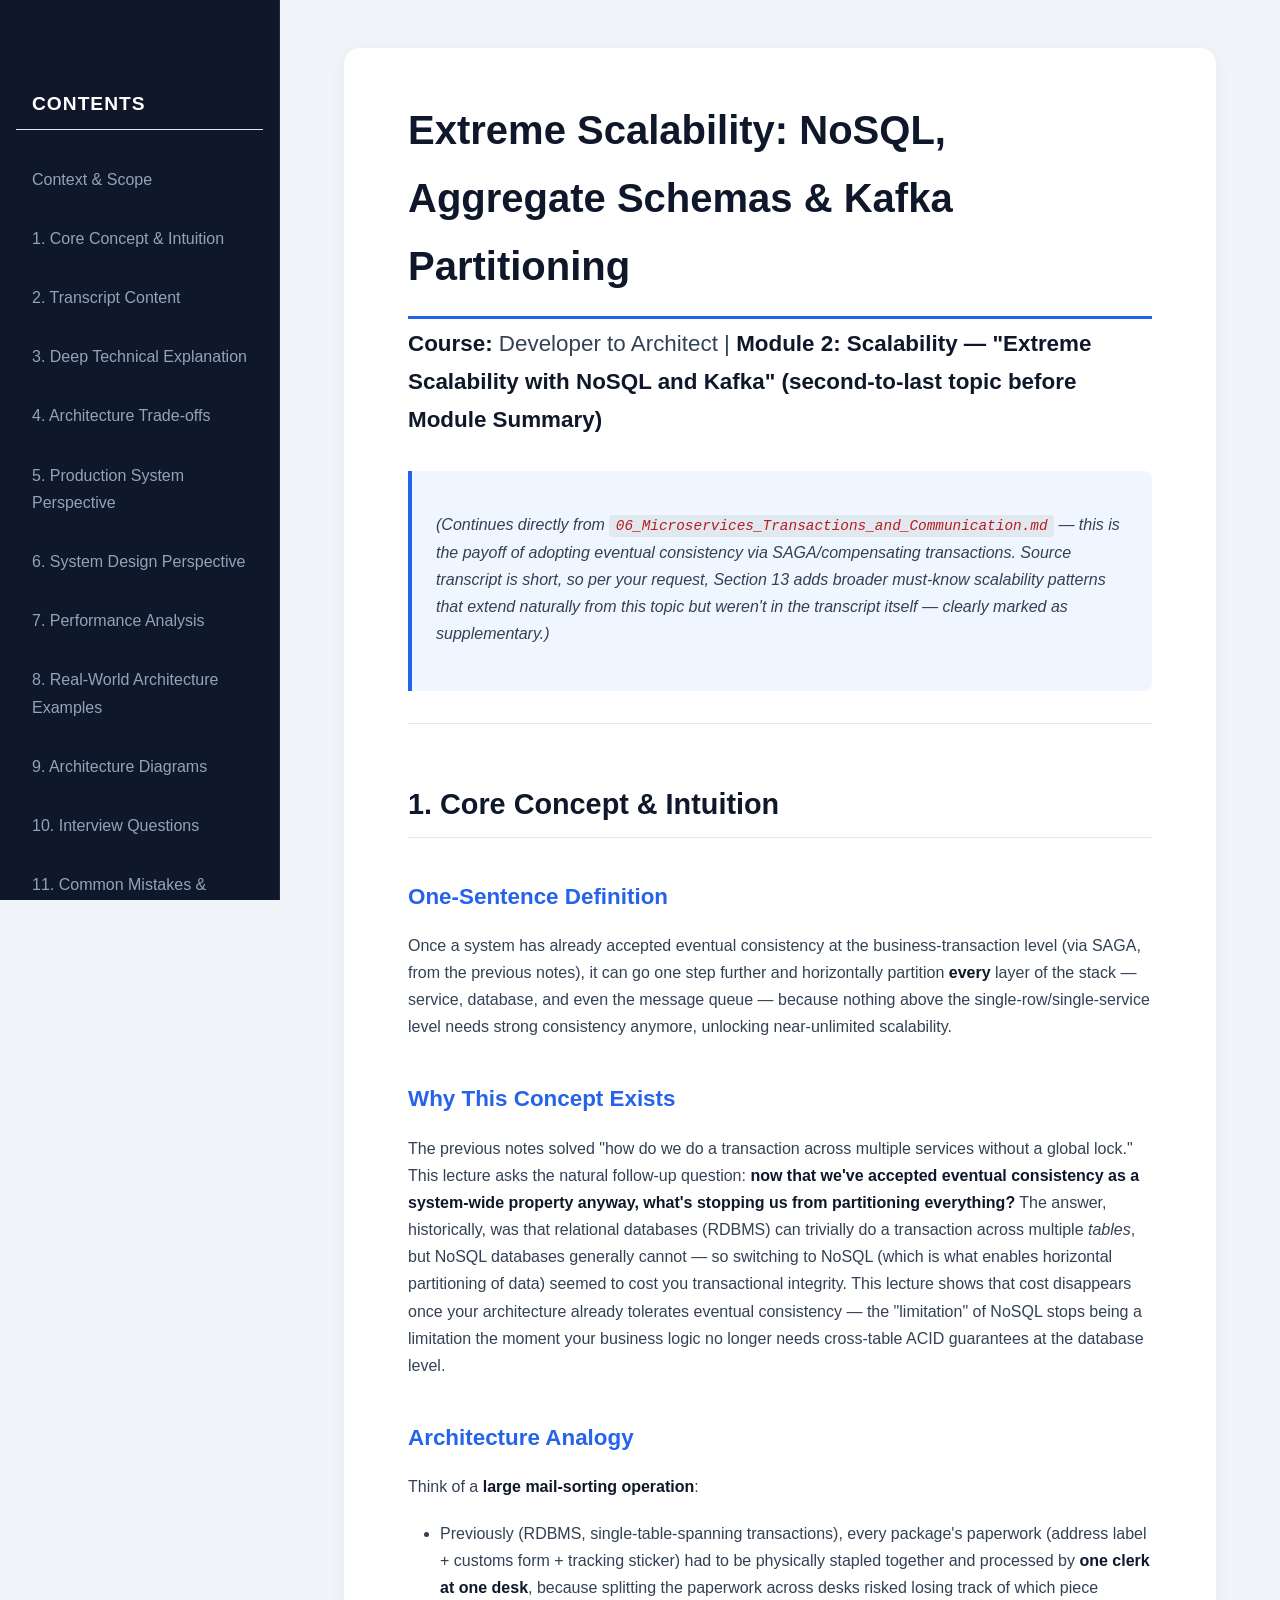
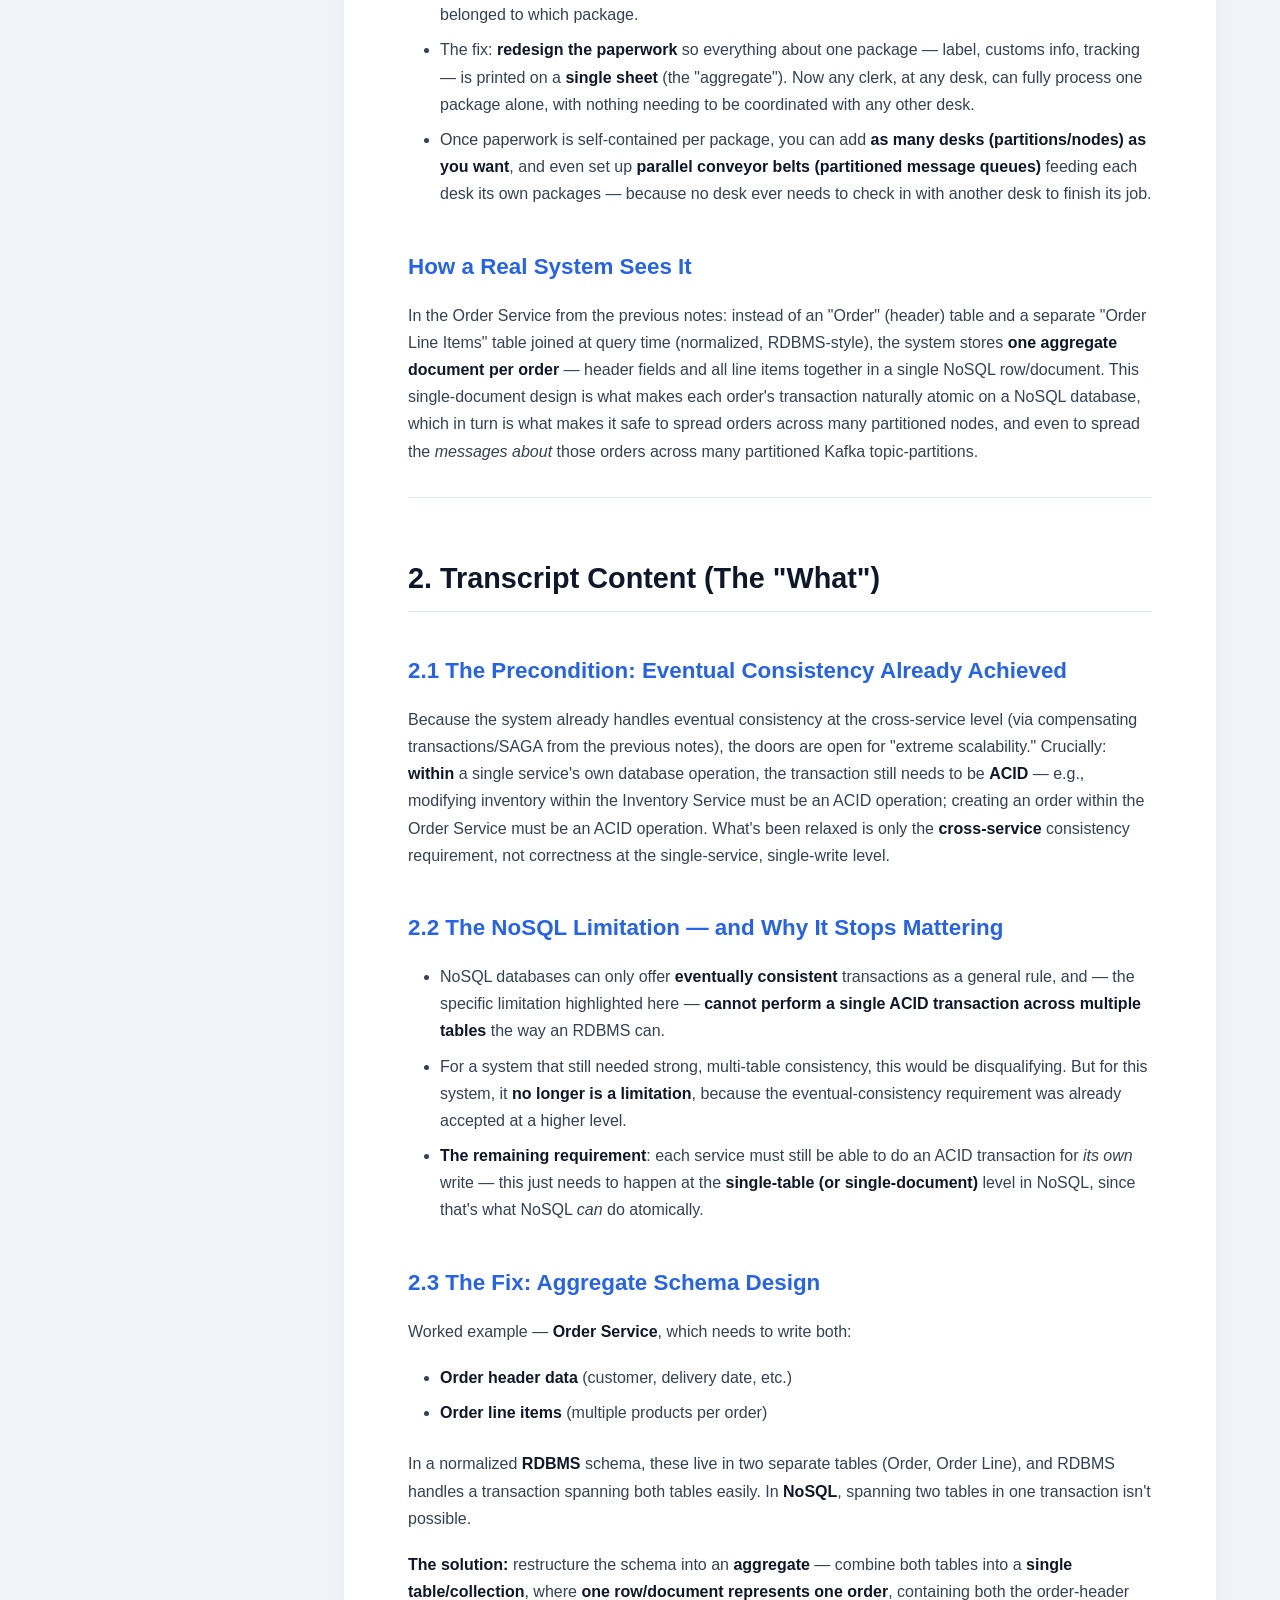
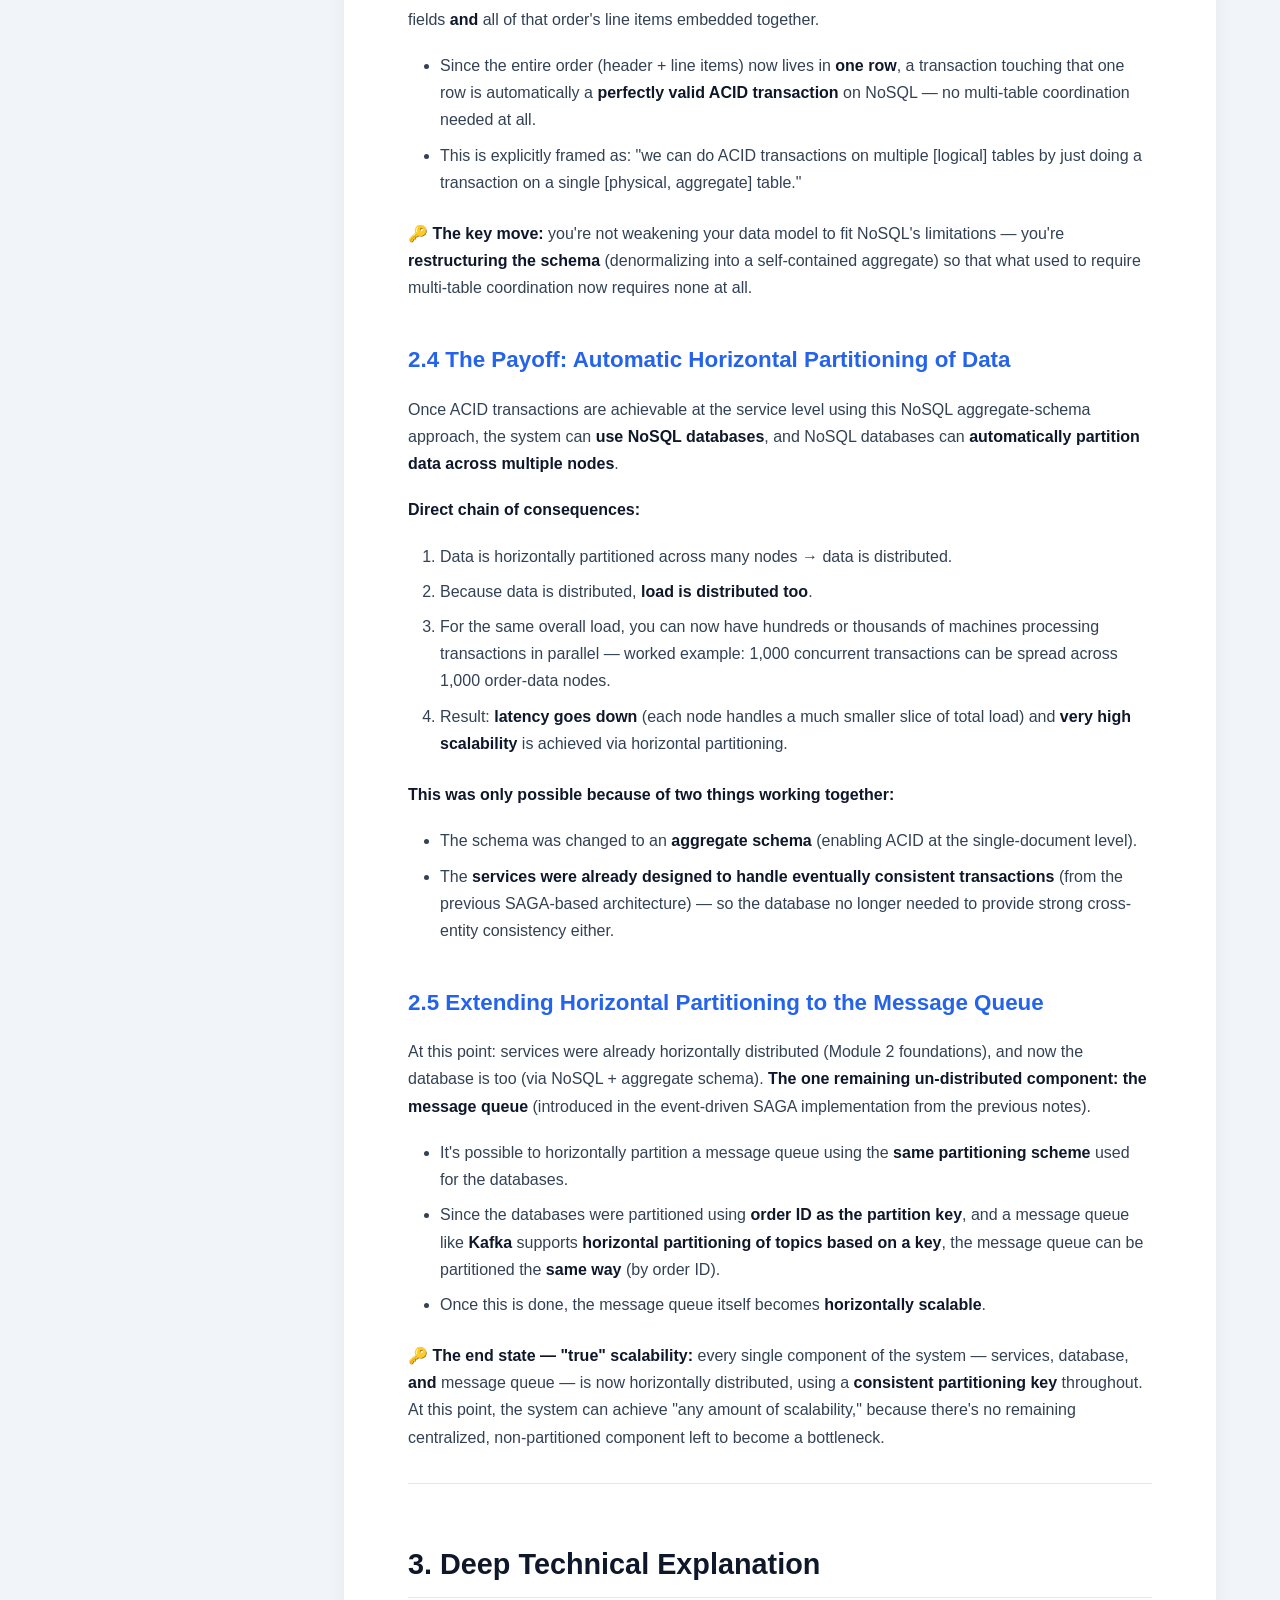
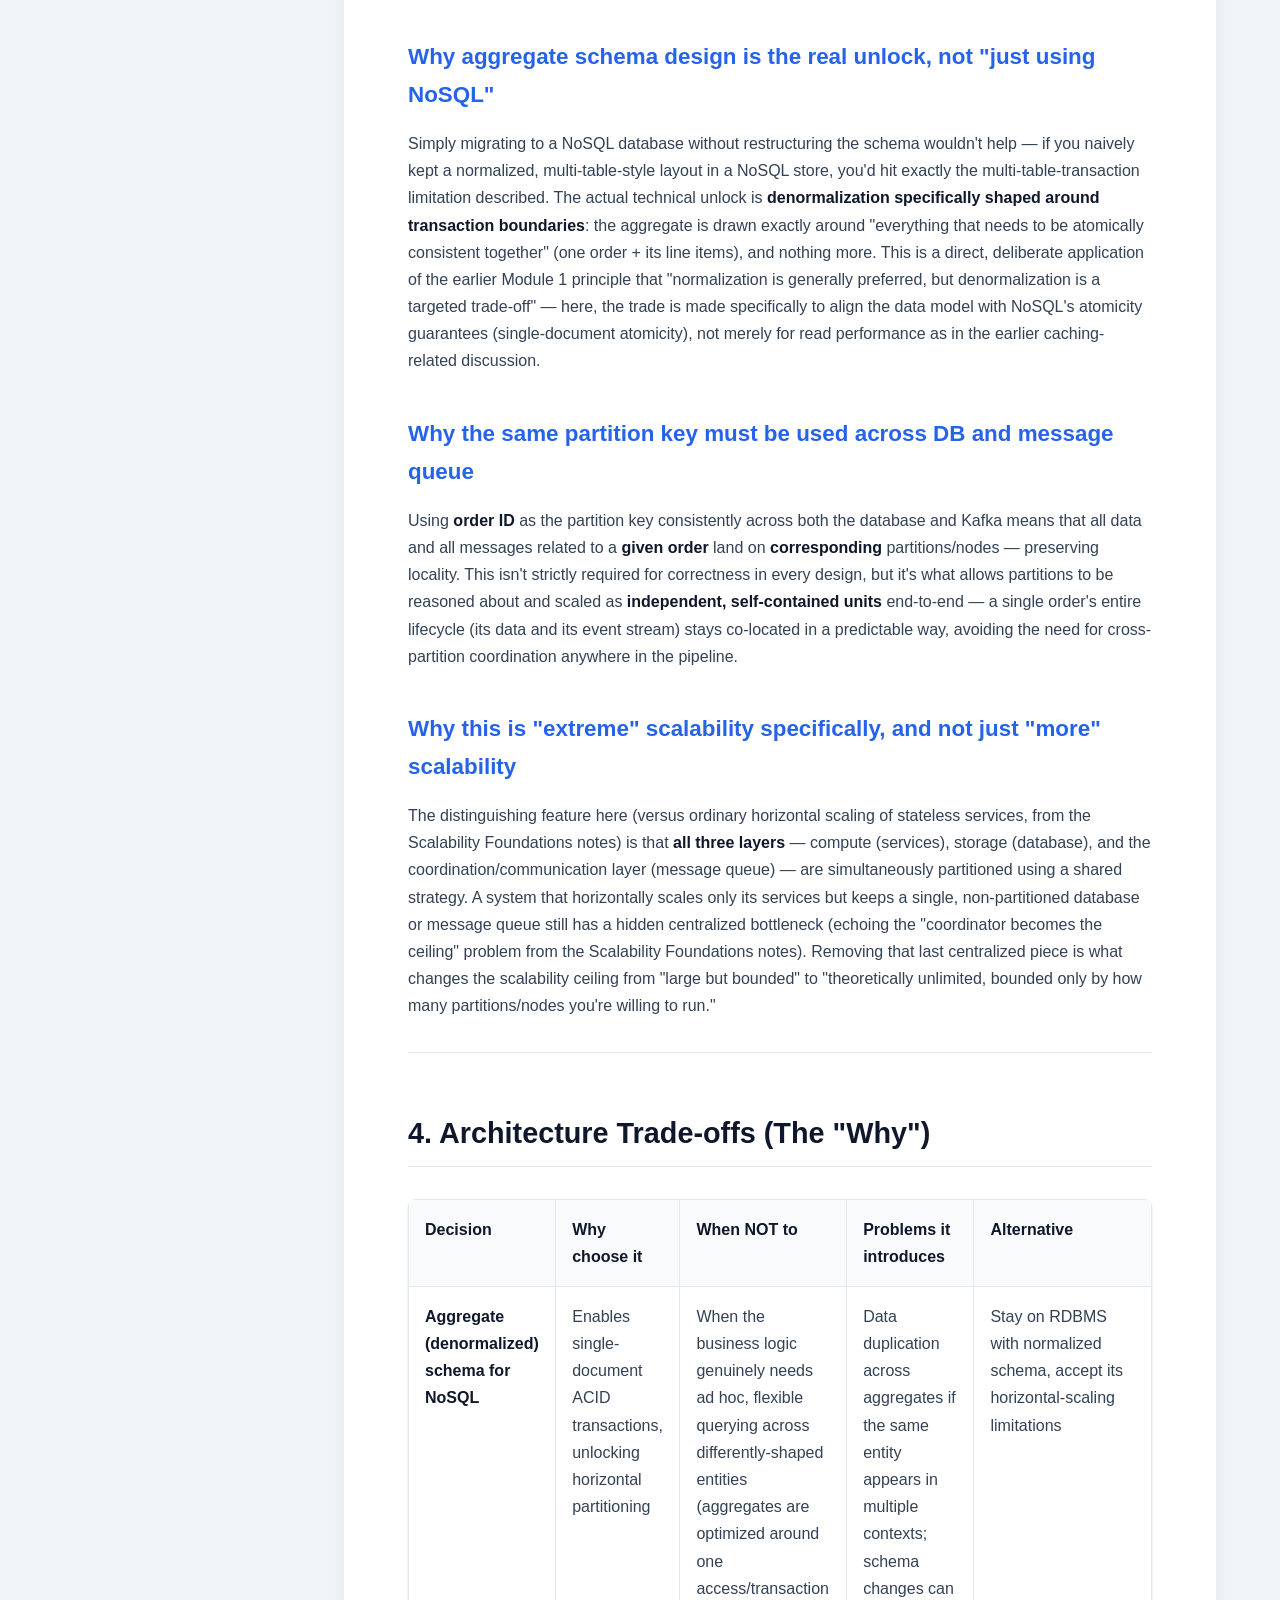
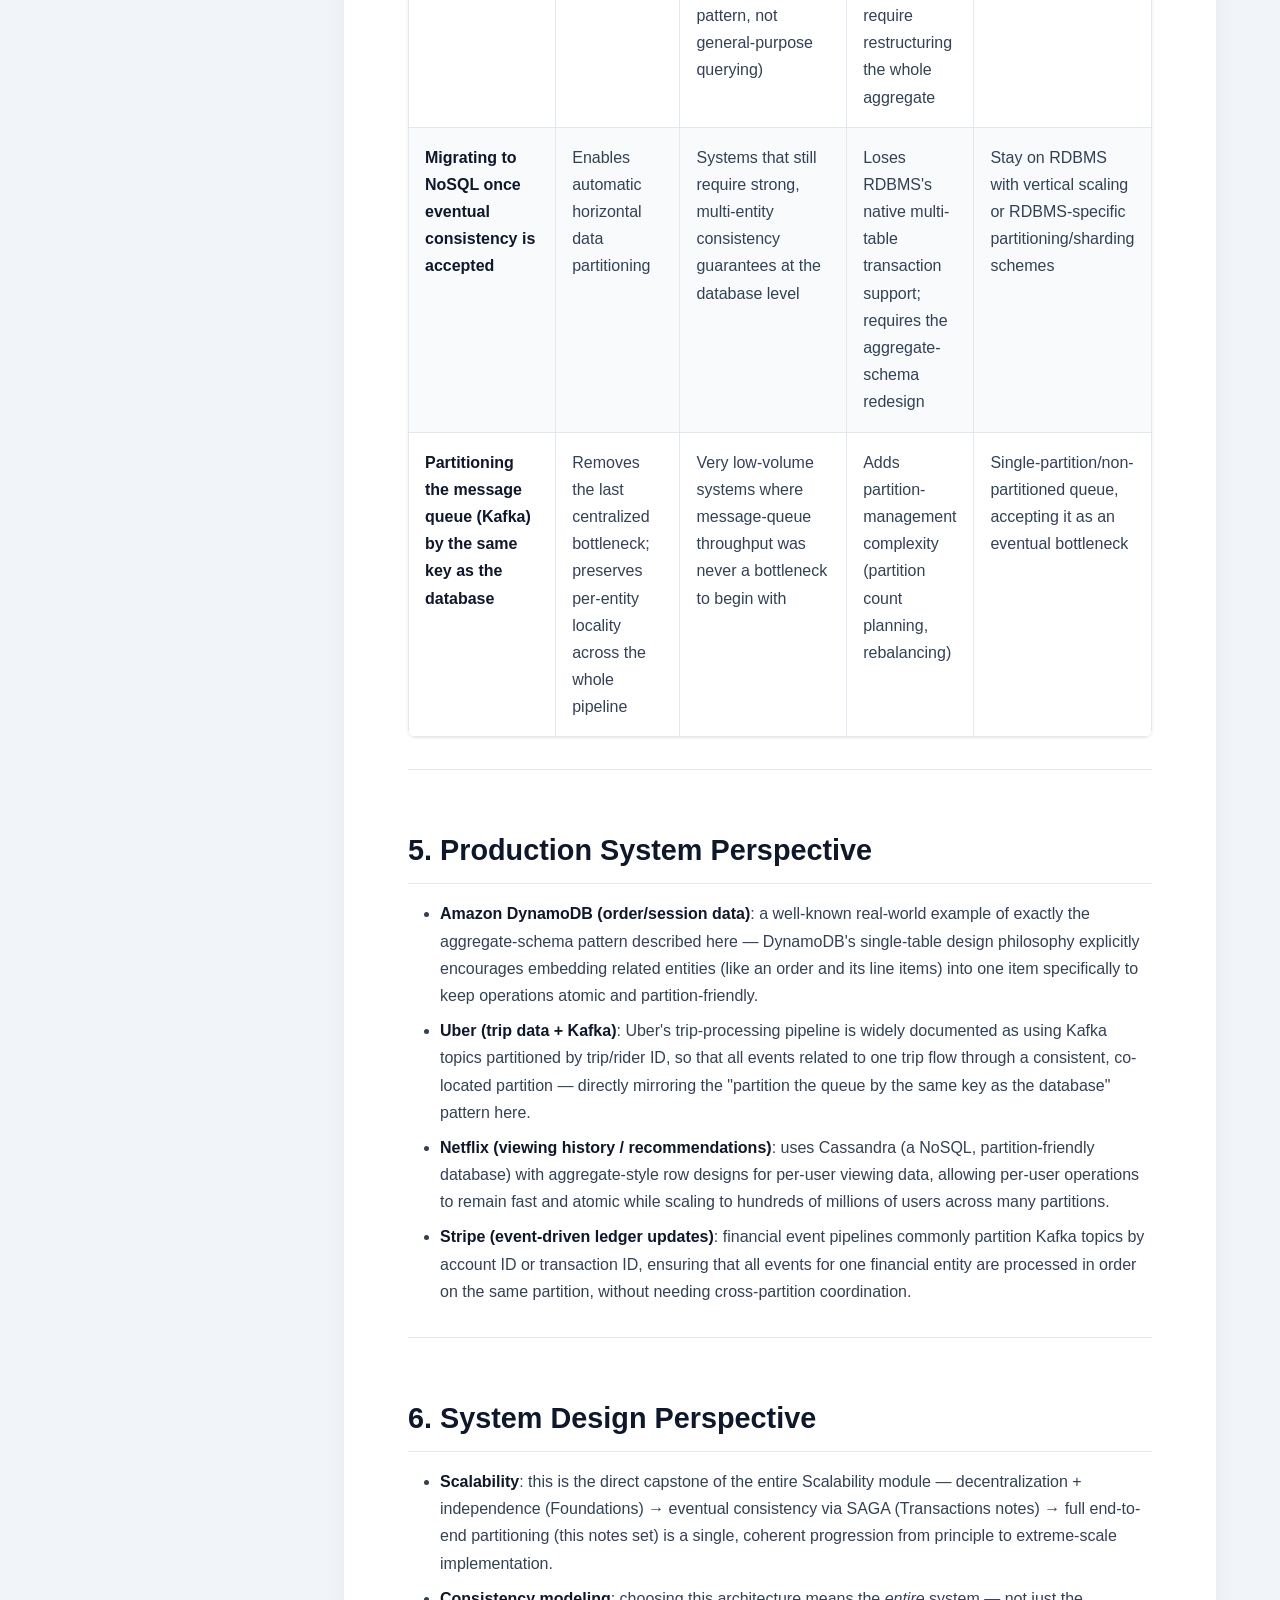
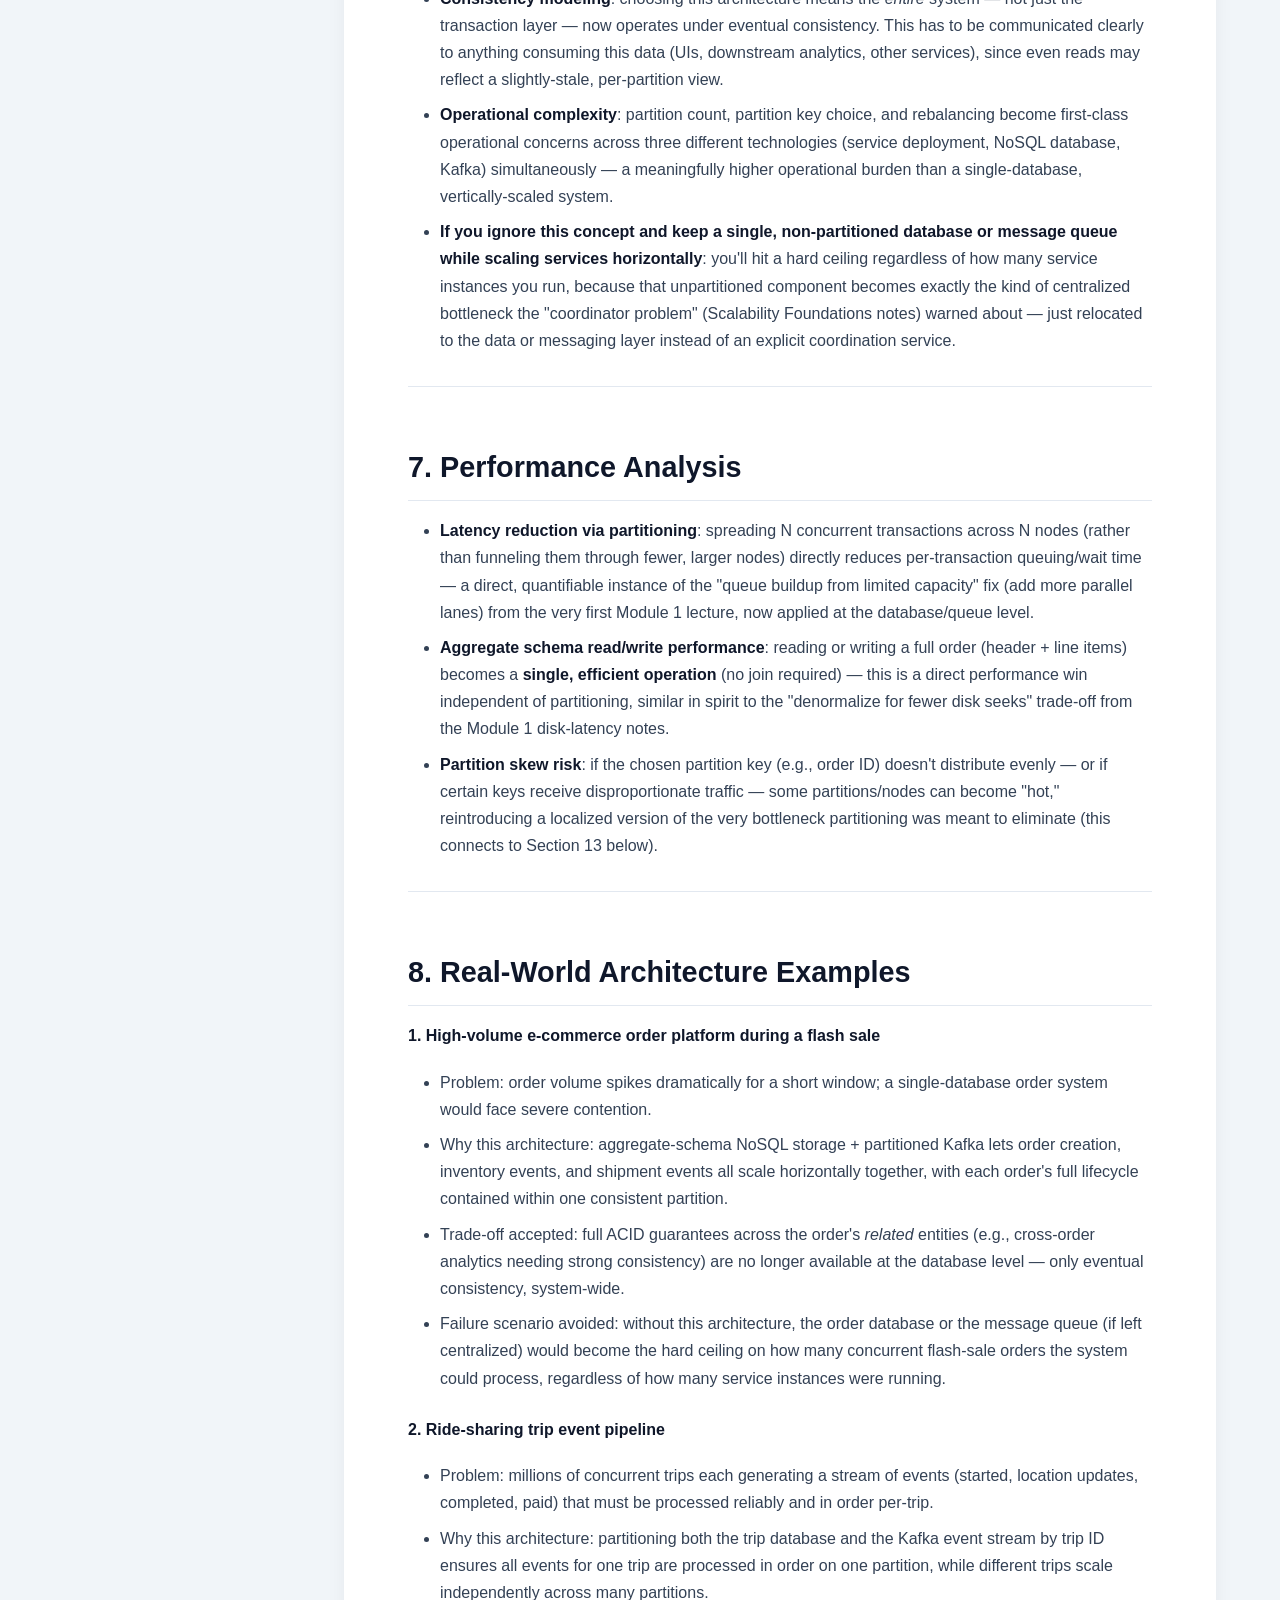
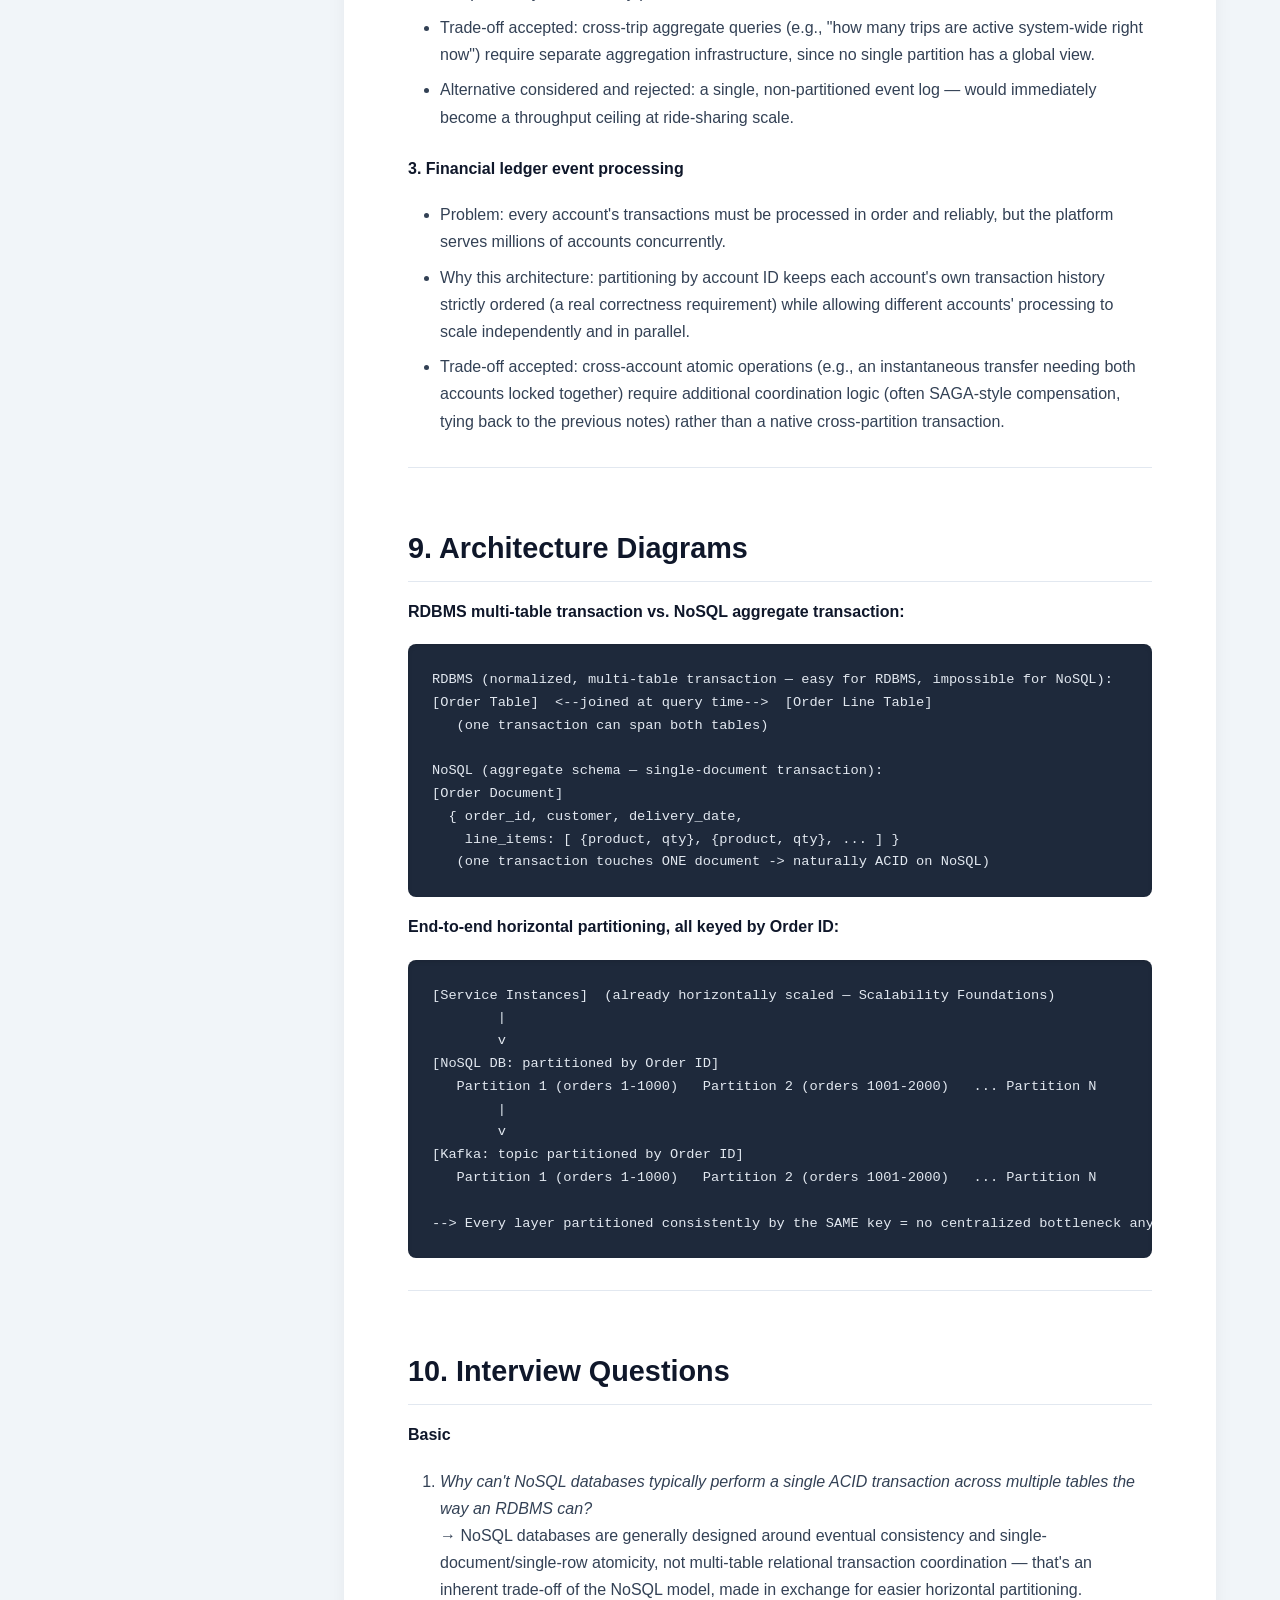
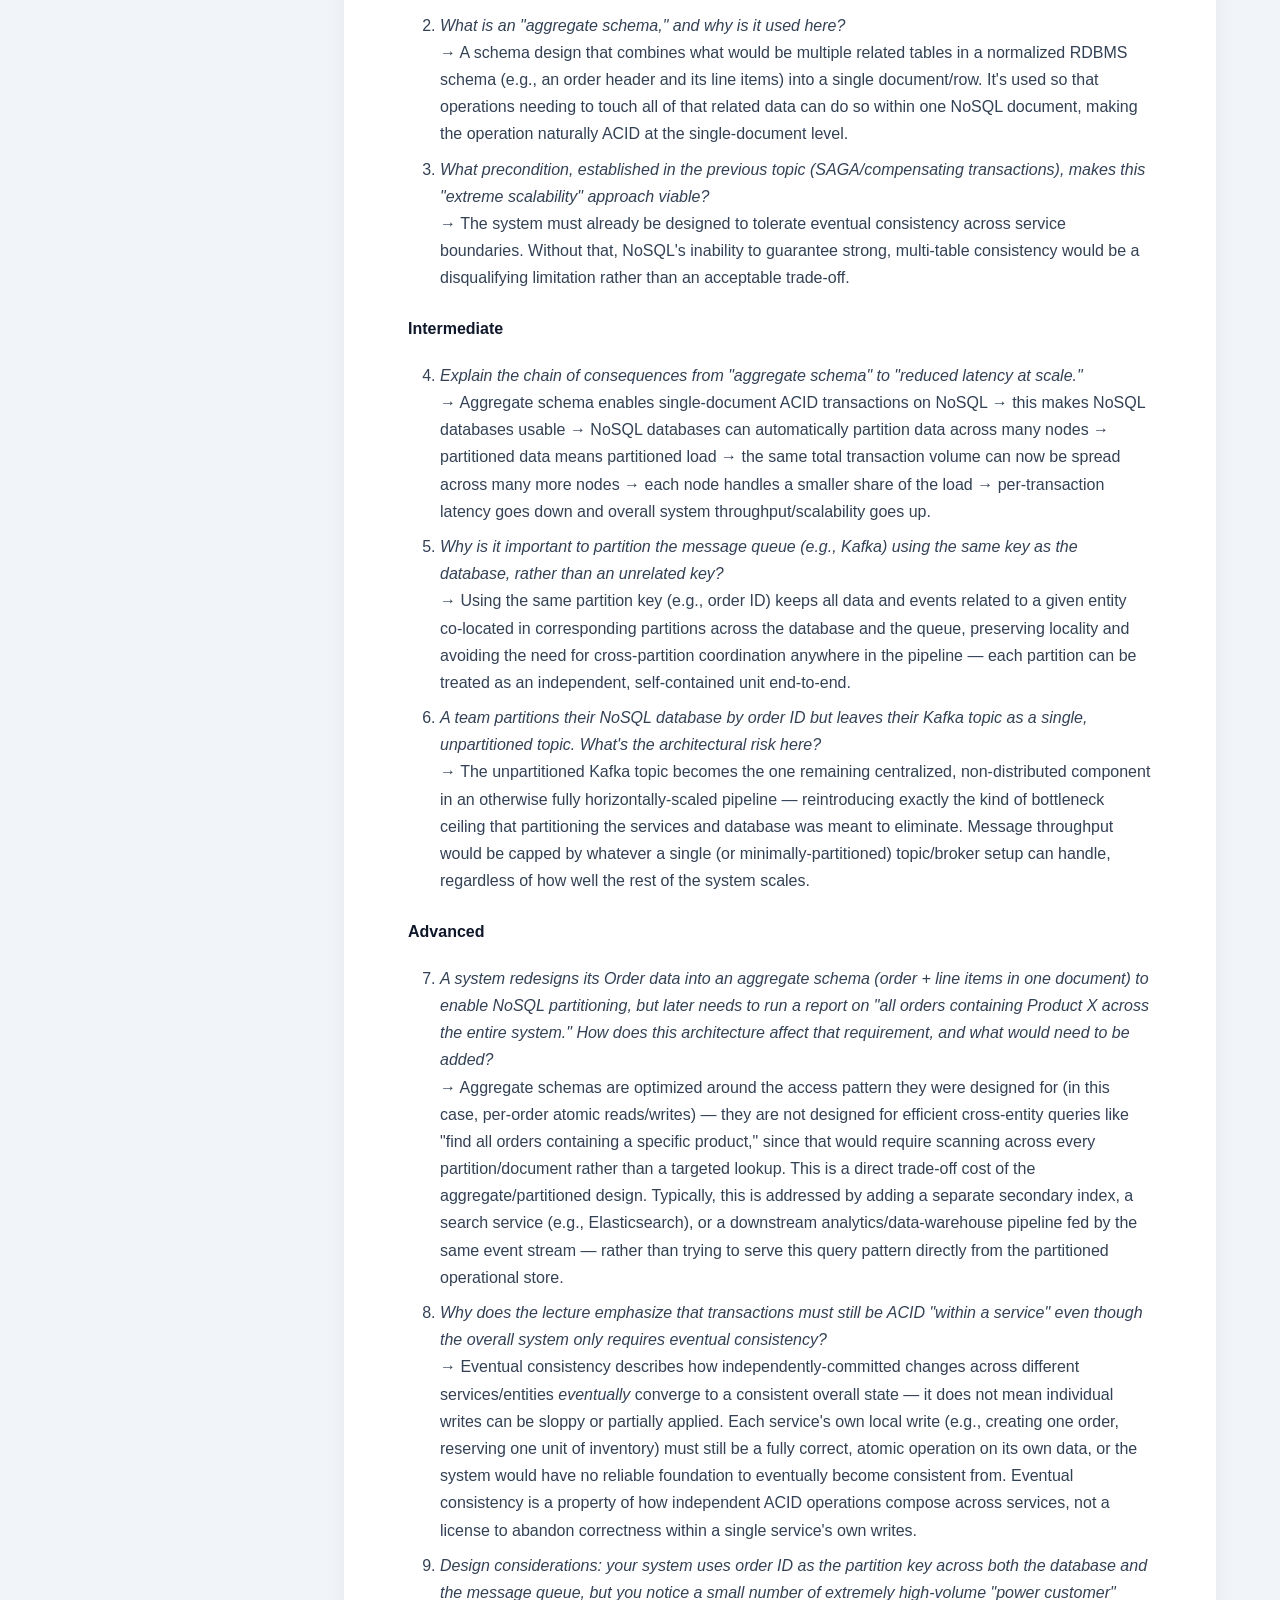
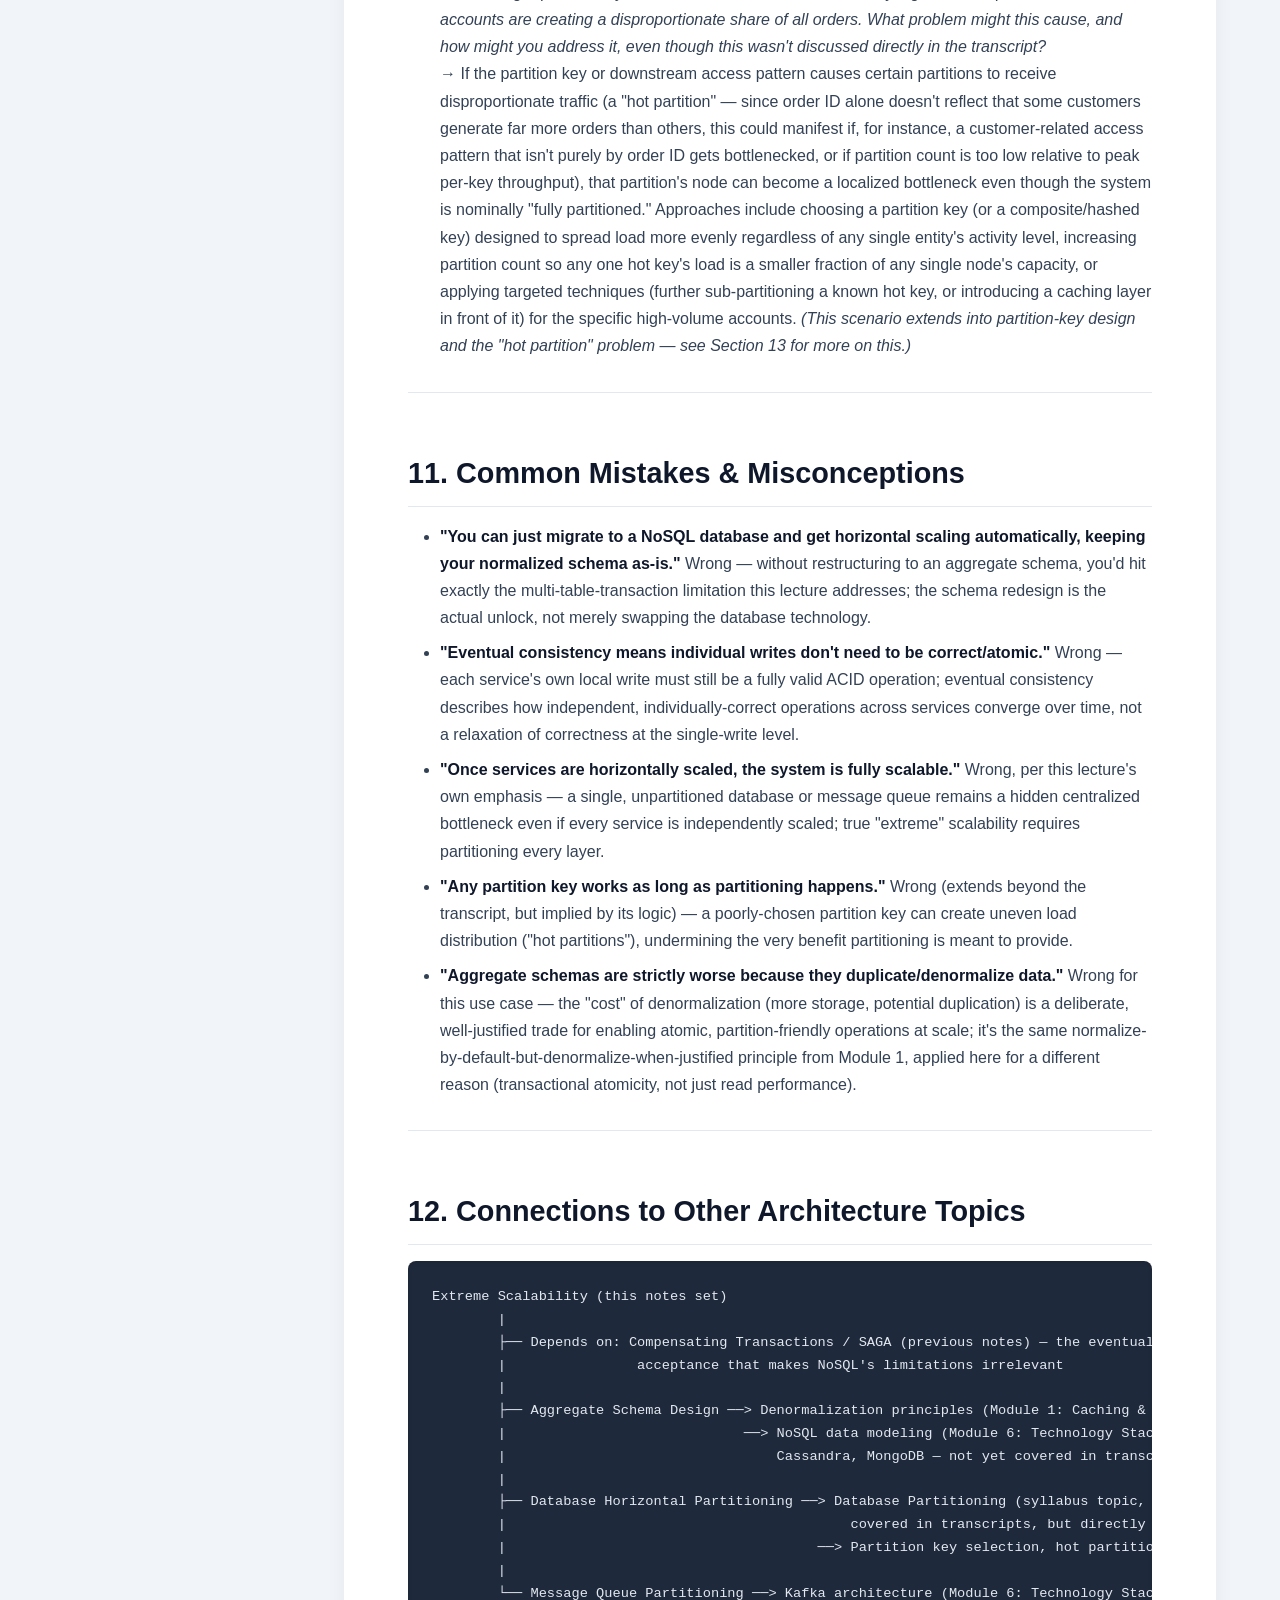
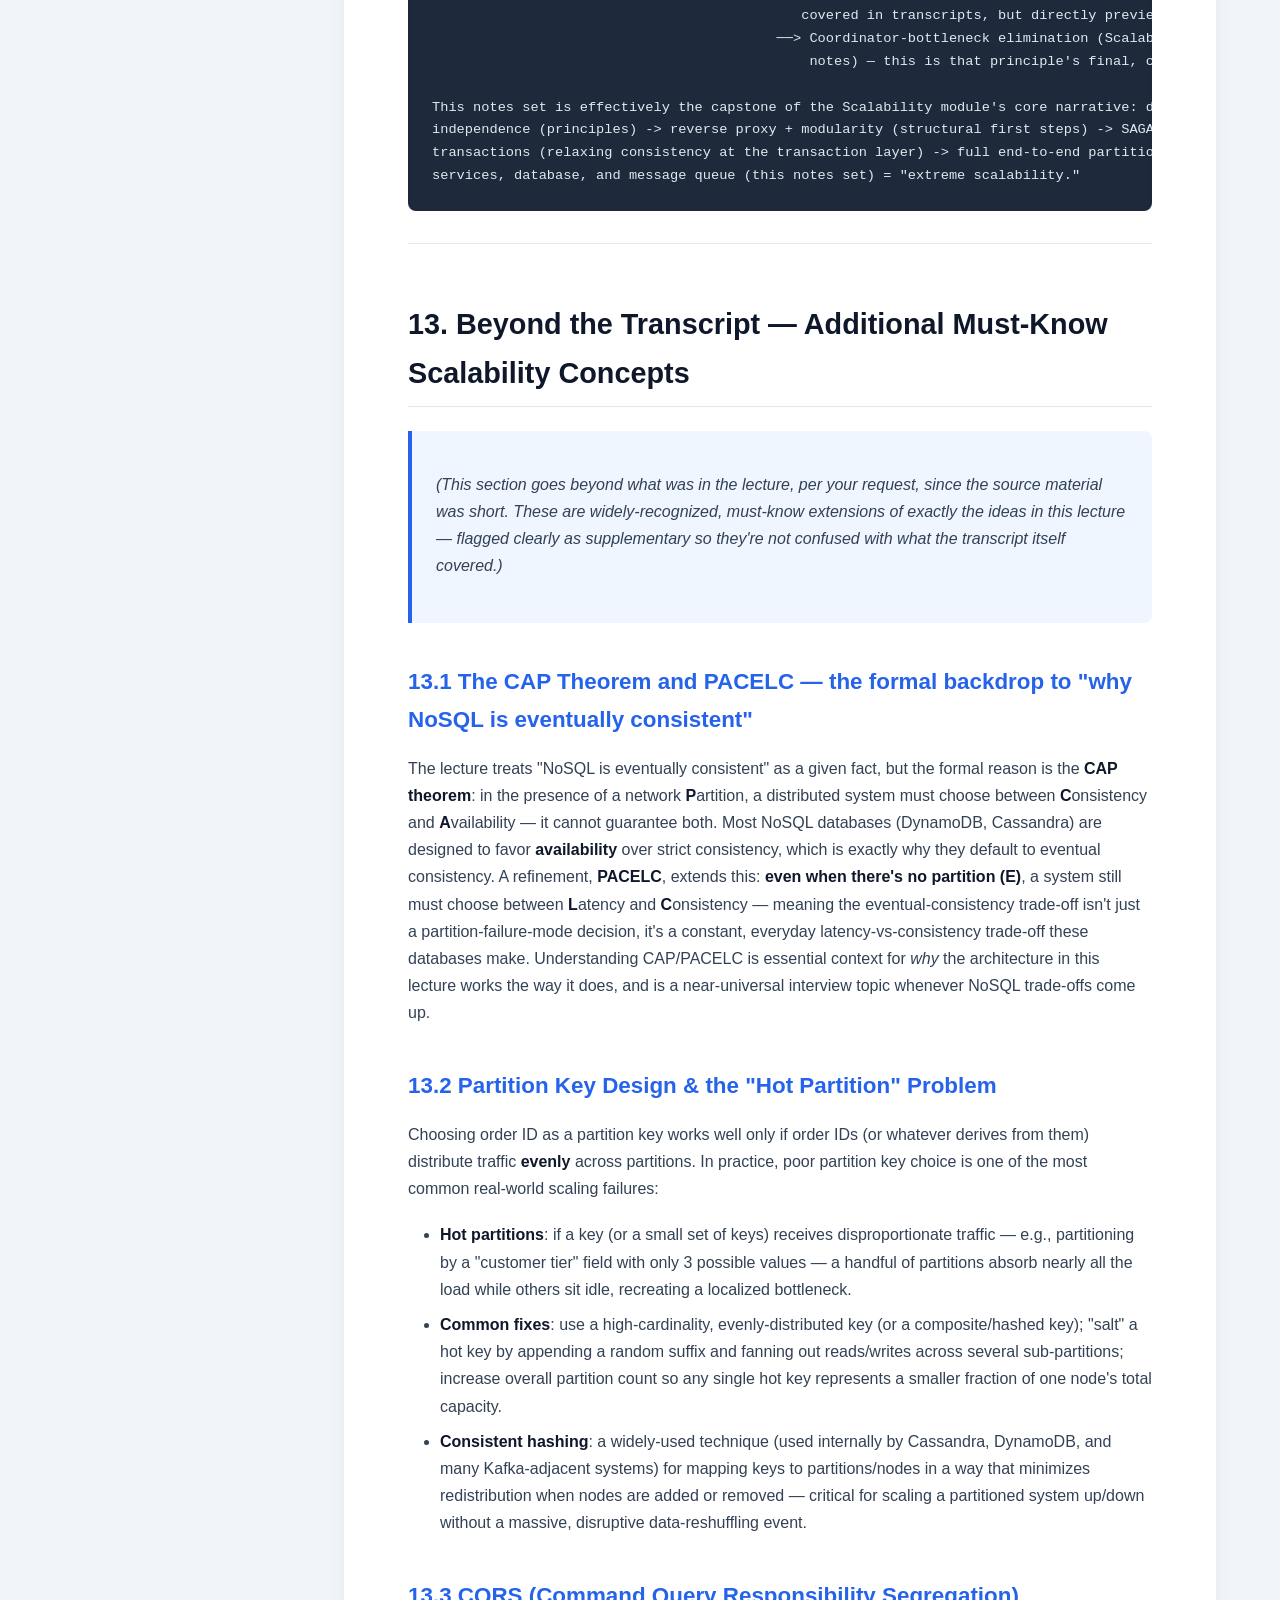
<file: Scalibility/Extreme_Scalability_NoSQL,_Aggregate_Schemas_and_Kafka_Partitioning.html>
<!DOCTYPE html>
<html lang="en">
<head>
    <meta charset="UTF-8">
    <meta name="viewport" content="width=device-width, initial-scale=1.0">
    <title>Extreme Scalability: NoSQL, Aggregate Schemas & Kafka Partitioning</title>
    <style>
        :root {
            --sidebar-bg: #0f172a;
            --sidebar-hover: #1e293b;
            --sidebar-text: #94a3b8;
            --sidebar-text-hover: #f8fafc;
            --bg-color: #f1f5f9;
            --card-bg: #ffffff;
            --text-main: #334155;
            --heading-color: #0f172a;
            --primary-accent: #2563eb;
            --code-bg: #1e293b;
            --code-text: #e2e8f0;
            --inline-code-bg: #e2e8f0;
            --inline-code-text: #b91c1c;
            --border-color: #e2e8f0;
        }

        html {
            scroll-behavior: smooth;
        }

        body {
            margin: 0;
            padding: 0;
            font-family: 'Inter', -apple-system, BlinkMacSystemFont, "Segoe UI", Roboto, Helvetica, Arial, sans-serif;
            background-color: var(--bg-color);
            color: var(--text-main);
            display: flex;
            line-height: 1.7;
        }

        /* Sidebar Navigation */
        .sidebar {
            width: 280px;
            height: 100vh;
            background-color: var(--sidebar-bg);
            position: fixed;
            top: 0;
            left: 0;
            overflow-y: auto;
            padding: 2rem 1rem;
            box-sizing: border-box;
            border-right: 1px solid #1e293b;
        }

        .sidebar h2 {
            color: #ffffff;
            font-size: 1.2rem;
            margin-bottom: 1.5rem;
            padding-left: 1rem;
            text-transform: uppercase;
            letter-spacing: 1px;
        }

        .sidebar ul {
            list-style: none;
            padding: 0;
            margin: 0;
        }

        .sidebar li {
            margin-bottom: 0.5rem;
        }

        .sidebar a {
            display: block;
            padding: 0.75rem 1rem;
            color: var(--sidebar-text);
            text-decoration: none;
            border-radius: 8px;
            font-weight: 500;
            transition: all 0.2s ease;
        }

        .sidebar a:hover {
            background-color: var(--sidebar-hover);
            color: var(--sidebar-text-hover);
            padding-left: 1.25rem;
        }

        /* Main Content Area */
        .content-wrapper {
            margin-left: 280px;
            padding: 3rem 5%;
            width: calc(100% - 280px);
            box-sizing: border-box;
        }

        .content {
            background: var(--card-bg);
            padding: 3rem 4rem;
            border-radius: 16px;
            box-shadow: 0 4px 20px rgba(0, 0, 0, 0.05);
            max-width: 1000px;
            margin: 0 auto;
        }

        /* Typography */
        h1, h2, h3, h4 {
            color: var(--heading-color);
            margin-top: 2.5rem;
            margin-bottom: 1rem;
            font-weight: 700;
        }

        h1 {
            font-size: 2.5rem;
            margin-top: 0;
            padding-bottom: 1rem;
            border-bottom: 3px solid var(--primary-accent);
        }

        h2 {
            font-size: 1.8rem;
            padding-bottom: 0.5rem;
            border-bottom: 1px solid var(--border-color);
            padding-top: 1rem;
        }

        h3 {
            font-size: 1.4rem;
            color: var(--primary-accent);
        }

        h4 {
            font-size: 1.1rem;
            color: var(--heading-color);
        }

        p {
            margin-bottom: 1.2rem;
        }

        strong {
            color: var(--heading-color);
        }

        /* Code Blocks */
        pre {
            background-color: var(--code-bg);
            color: var(--code-text);
            padding: 1.5rem;
            border-radius: 8px;
            overflow-x: auto;
            font-family: 'Fira Code', 'Courier New', Courier, monospace;
            font-size: 0.95rem;
            line-height: 1.5;
            box-shadow: inset 0 2px 4px rgba(0,0,0,0.1);
        }

        code {
            background-color: var(--inline-code-bg);
            color: var(--inline-code-text);
            padding: 0.2rem 0.4rem;
            border-radius: 4px;
            font-family: 'Fira Code', 'Courier New', Courier, monospace;
            font-size: 0.9em;
        }

        pre code {
            background-color: transparent;
            color: inherit;
            padding: 0;
        }

        /* Tables */
        table {
            width: 100%;
            border-collapse: collapse;
            margin: 2rem 0;
            background-color: #ffffff;
            border-radius: 8px;
            overflow: hidden;
            box-shadow: 0 1px 3px rgba(0,0,0,0.1);
        }

        th, td {
            padding: 1rem;
            text-align: left;
            border: 1px solid var(--border-color);
            vertical-align: top;
        }

        th {
            background-color: #f8fafc;
            color: var(--heading-color);
            font-weight: 600;
        }

        tr:nth-child(even) {
            background-color: #f8fafc;
        }

        /* Lists */
        ul, ol {
            margin-bottom: 1.5rem;
            padding-left: 2rem;
        }

        li {
            margin-bottom: 0.5rem;
        }

        hr {
            border: 0;
            border-top: 1px solid var(--border-color);
            margin: 2rem 0;
        }

        /* Callouts / Highlight Box */
        .highlight-box {
            background-color: #eff6ff;
            border-left: 4px solid var(--primary-accent);
            padding: 1.5rem;
            margin: 1.5rem 0;
            border-radius: 0 8px 8px 0;
        }

        /* Responsive Design */
        @media (max-width: 900px) {
            .sidebar {
                width: 100%;
                height: auto;
                position: relative;
                padding: 1rem;
            }
            .content-wrapper {
                margin-left: 0;
                width: 100%;
                padding: 1rem;
            }
            .content {
                padding: 1.5rem;
            }
            h1 {
                font-size: 2rem;
            }
        }
    </style>
</head>
<body>

    <!-- Vertical Sidebar -->
    <nav class="sidebar">
        <h2>Contents</h2>
        <ul>
            <li><a href="#intro">Context & Scope</a></li>
            <li><a href="#core-concept">1. Core Concept & Intuition</a></li>
            <li><a href="#transcript-content">2. Transcript Content</a></li>
            <li><a href="#deep-technical">3. Deep Technical Explanation</a></li>
            <li><a href="#architecture-tradeoffs">4. Architecture Trade-offs</a></li>
            <li><a href="#production-perspective">5. Production System Perspective</a></li>
            <li><a href="#system-design">6. System Design Perspective</a></li>
            <li><a href="#performance-analysis">7. Performance Analysis</a></li>
            <li><a href="#real-world-examples">8. Real-World Architecture Examples</a></li>
            <li><a href="#architecture-diagrams">9. Architecture Diagrams</a></li>
            <li><a href="#interview-questions">10. Interview Questions</a></li>
            <li><a href="#common-mistakes">11. Common Mistakes & Misconceptions</a></li>
            <li><a href="#connections">12. Connections to Other Topics</a></li>
            <li><a href="#beyond-transcript">13. Beyond the Transcript (Supplementary)</a></li>
        </ul>
    </nav>

    <!-- Main Content -->
    <main class="content-wrapper">
        <div class="content">

            <div id="intro">
                <h1>Extreme Scalability: NoSQL, Aggregate Schemas & Kafka Partitioning</h1>
                <h3 style="color: var(--text-main); font-weight: normal; margin-top: -10px; margin-bottom: 2rem;"><strong>Course:</strong> Developer to Architect | <strong>Module 2: Scalability — "Extreme Scalability with NoSQL and Kafka" (second-to-last topic before Module Summary)</strong></h3>
                
                <div class="highlight-box">
                    <p><em>(Continues directly from <code>06_Microservices_Transactions_and_Communication.md</code> — this is the payoff of adopting eventual consistency via SAGA/compensating transactions. Source transcript is short, so per your request, Section 13 adds broader must-know scalability patterns that extend naturally from this topic but weren't in the transcript itself — clearly marked as supplementary.)</em></p>
                </div>
                <hr>
            </div>

            <h2 id="core-concept">1. Core Concept & Intuition</h2>
            
            <h3>One-Sentence Definition</h3>
            <p>Once a system has already accepted eventual consistency at the business-transaction level (via SAGA, from the previous notes), it can go one step further and horizontally partition <strong>every</strong> layer of the stack — service, database, and even the message queue — because nothing above the single-row/single-service level needs strong consistency anymore, unlocking near-unlimited scalability.</p>

            <h3>Why This Concept Exists</h3>
            <p>The previous notes solved "how do we do a transaction across multiple services without a global lock." This lecture asks the natural follow-up question: <strong>now that we've accepted eventual consistency as a system-wide property anyway, what's stopping us from partitioning everything?</strong> The answer, historically, was that relational databases (RDBMS) can trivially do a transaction across multiple <em>tables</em>, but NoSQL databases generally cannot — so switching to NoSQL (which is what enables horizontal partitioning of data) seemed to cost you transactional integrity. This lecture shows that cost disappears once your architecture already tolerates eventual consistency — the "limitation" of NoSQL stops being a limitation the moment your business logic no longer needs cross-table ACID guarantees at the database level.</p>

            <h3>Architecture Analogy</h3>
            <p>Think of a <strong>large mail-sorting operation</strong>:</p>
            <ul>
                <li>Previously (RDBMS, single-table-spanning transactions), every package's paperwork (address label + customs form + tracking sticker) had to be physically stapled together and processed by <strong>one clerk at one desk</strong>, because splitting the paperwork across desks risked losing track of which piece belonged to which package.</li>
                <li>The fix: <strong>redesign the paperwork</strong> so everything about one package — label, customs info, tracking — is printed on a <strong>single sheet</strong> (the "aggregate"). Now any clerk, at any desk, can fully process one package alone, with nothing needing to be coordinated with any other desk.</li>
                <li>Once paperwork is self-contained per package, you can add <strong>as many desks (partitions/nodes) as you want</strong>, and even set up <strong>parallel conveyor belts (partitioned message queues)</strong> feeding each desk its own packages — because no desk ever needs to check in with another desk to finish its job.</li>
            </ul>

            <h3>How a Real System Sees It</h3>
            <p>In the Order Service from the previous notes: instead of an "Order" (header) table and a separate "Order Line Items" table joined at query time (normalized, RDBMS-style), the system stores <strong>one aggregate document per order</strong> — header fields and all line items together in a single NoSQL row/document. This single-document design is what makes each order's transaction naturally atomic on a NoSQL database, which in turn is what makes it safe to spread orders across many partitioned nodes, and even to spread the <em>messages about</em> those orders across many partitioned Kafka topic-partitions.</p>

            <hr>

            <h2 id="transcript-content">2. Transcript Content (The "What")</h2>
            
            <h3>2.1 The Precondition: Eventual Consistency Already Achieved</h3>
            <p>Because the system already handles eventual consistency at the cross-service level (via compensating transactions/SAGA from the previous notes), the doors are open for "extreme scalability." Crucially: <strong>within</strong> a single service's own database operation, the transaction still needs to be <strong>ACID</strong> — e.g., modifying inventory within the Inventory Service must be an ACID operation; creating an order within the Order Service must be an ACID operation. What's been relaxed is only the <strong>cross-service</strong> consistency requirement, not correctness at the single-service, single-write level.</p>

            <h3>2.2 The NoSQL Limitation — and Why It Stops Mattering</h3>
            <ul>
                <li>NoSQL databases can only offer <strong>eventually consistent</strong> transactions as a general rule, and — the specific limitation highlighted here — <strong>cannot perform a single ACID transaction across multiple tables</strong> the way an RDBMS can.</li>
                <li>For a system that still needed strong, multi-table consistency, this would be disqualifying. But for this system, it <strong>no longer is a limitation</strong>, because the eventual-consistency requirement was already accepted at a higher level.</li>
                <li><strong>The remaining requirement</strong>: each service must still be able to do an ACID transaction for <em>its own</em> write — this just needs to happen at the <strong>single-table (or single-document)</strong> level in NoSQL, since that's what NoSQL <em>can</em> do atomically.</li>
            </ul>

            <h3>2.3 The Fix: Aggregate Schema Design</h3>
            <p>Worked example — <strong>Order Service</strong>, which needs to write both:</p>
            <ul>
                <li><strong>Order header data</strong> (customer, delivery date, etc.)</li>
                <li><strong>Order line items</strong> (multiple products per order)</li>
            </ul>

            <p>In a normalized <strong>RDBMS</strong> schema, these live in two separate tables (Order, Order Line), and RDBMS handles a transaction spanning both tables easily. In <strong>NoSQL</strong>, spanning two tables in one transaction isn't possible.</p>

            <p><strong>The solution:</strong> restructure the schema into an <strong>aggregate</strong> — combine both tables into a <strong>single table/collection</strong>, where <strong>one row/document represents one order</strong>, containing both the order-header fields <strong>and</strong> all of that order's line items embedded together.</p>

            <ul>
                <li>Since the entire order (header + line items) now lives in <strong>one row</strong>, a transaction touching that one row is automatically a <strong>perfectly valid ACID transaction</strong> on NoSQL — no multi-table coordination needed at all.</li>
                <li>This is explicitly framed as: "we can do ACID transactions on multiple [logical] tables by just doing a transaction on a single [physical, aggregate] table."</li>
            </ul>

            <p>🔑 <strong>The key move:</strong> you're not weakening your data model to fit NoSQL's limitations — you're <strong>restructuring the schema</strong> (denormalizing into a self-contained aggregate) so that what used to require multi-table coordination now requires none at all.</p>

            <h3>2.4 The Payoff: Automatic Horizontal Partitioning of Data</h3>
            <p>Once ACID transactions are achievable at the service level using this NoSQL aggregate-schema approach, the system can <strong>use NoSQL databases</strong>, and NoSQL databases can <strong>automatically partition data across multiple nodes</strong>.</p>

            <p><strong>Direct chain of consequences:</strong></p>
            <ol>
                <li>Data is horizontally partitioned across many nodes → data is distributed.</li>
                <li>Because data is distributed, <strong>load is distributed too</strong>.</li>
                <li>For the same overall load, you can now have hundreds or thousands of machines processing transactions in parallel — worked example: 1,000 concurrent transactions can be spread across 1,000 order-data nodes.</li>
                <li>Result: <strong>latency goes down</strong> (each node handles a much smaller slice of total load) and <strong>very high scalability</strong> is achieved via horizontal partitioning.</li>
            </ol>

            <p><strong>This was only possible because of two things working together:</strong></p>
            <ul>
                <li>The schema was changed to an <strong>aggregate schema</strong> (enabling ACID at the single-document level).</li>
                <li>The <strong>services were already designed to handle eventually consistent transactions</strong> (from the previous SAGA-based architecture) — so the database no longer needed to provide strong cross-entity consistency either.</li>
            </ul>

            <h3>2.5 Extending Horizontal Partitioning to the Message Queue</h3>
            <p>At this point: services were already horizontally distributed (Module 2 foundations), and now the database is too (via NoSQL + aggregate schema). <strong>The one remaining un-distributed component: the message queue</strong> (introduced in the event-driven SAGA implementation from the previous notes).</p>

            <ul>
                <li>It's possible to horizontally partition a message queue using the <strong>same partitioning scheme</strong> used for the databases.</li>
                <li>Since the databases were partitioned using <strong>order ID as the partition key</strong>, and a message queue like <strong>Kafka</strong> supports <strong>horizontal partitioning of topics based on a key</strong>, the message queue can be partitioned the <strong>same way</strong> (by order ID).</li>
                <li>Once this is done, the message queue itself becomes <strong>horizontally scalable</strong>.</li>
            </ul>

            <p>🔑 <strong>The end state — "true" scalability:</strong> every single component of the system — services, database, <strong>and</strong> message queue — is now horizontally distributed, using a <strong>consistent partitioning key</strong> throughout. At this point, the system can achieve "any amount of scalability," because there's no remaining centralized, non-partitioned component left to become a bottleneck.</p>

            <hr>

            <h2 id="deep-technical">3. Deep Technical Explanation</h2>
            
            <h3>Why aggregate schema design is the real unlock, not "just using NoSQL"</h3>
            <p>Simply migrating to a NoSQL database without restructuring the schema wouldn't help — if you naively kept a normalized, multi-table-style layout in a NoSQL store, you'd hit exactly the multi-table-transaction limitation described. The actual technical unlock is <strong>denormalization specifically shaped around transaction boundaries</strong>: the aggregate is drawn exactly around "everything that needs to be atomically consistent together" (one order + its line items), and nothing more. This is a direct, deliberate application of the earlier Module 1 principle that "normalization is generally preferred, but denormalization is a targeted trade-off" — here, the trade is made specifically to align the data model with NoSQL's atomicity guarantees (single-document atomicity), not merely for read performance as in the earlier caching-related discussion.</p>

            <h3>Why the same partition key must be used across DB and message queue</h3>
            <p>Using <strong>order ID</strong> as the partition key consistently across both the database and Kafka means that all data and all messages related to a <strong>given order</strong> land on <strong>corresponding</strong> partitions/nodes — preserving locality. This isn't strictly required for correctness in every design, but it's what allows partitions to be reasoned about and scaled as <strong>independent, self-contained units</strong> end-to-end — a single order's entire lifecycle (its data and its event stream) stays co-located in a predictable way, avoiding the need for cross-partition coordination anywhere in the pipeline.</p>

            <h3>Why this is "extreme" scalability specifically, and not just "more" scalability</h3>
            <p>The distinguishing feature here (versus ordinary horizontal scaling of stateless services, from the Scalability Foundations notes) is that <strong>all three layers</strong> — compute (services), storage (database), and the coordination/communication layer (message queue) — are simultaneously partitioned using a shared strategy. A system that horizontally scales only its services but keeps a single, non-partitioned database or message queue still has a hidden centralized bottleneck (echoing the "coordinator becomes the ceiling" problem from the Scalability Foundations notes). Removing that last centralized piece is what changes the scalability ceiling from "large but bounded" to "theoretically unlimited, bounded only by how many partitions/nodes you're willing to run."</p>

            <hr>

            <h2 id="architecture-tradeoffs">4. Architecture Trade-offs (The "Why")</h2>

            <table>
                <thead>
                    <tr>
                        <th>Decision</th>
                        <th>Why choose it</th>
                        <th>When NOT to</th>
                        <th>Problems it introduces</th>
                        <th>Alternative</th>
                    </tr>
                </thead>
                <tbody>
                    <tr>
                        <td><strong>Aggregate (denormalized) schema for NoSQL</strong></td>
                        <td>Enables single-document ACID transactions, unlocking horizontal partitioning</td>
                        <td>When the business logic genuinely needs ad hoc, flexible querying across differently-shaped entities (aggregates are optimized around one access/transaction pattern, not general-purpose querying)</td>
                        <td>Data duplication across aggregates if the same entity appears in multiple contexts; schema changes can require restructuring the whole aggregate</td>
                        <td>Stay on RDBMS with normalized schema, accept its horizontal-scaling limitations</td>
                    </tr>
                    <tr>
                        <td><strong>Migrating to NoSQL once eventual consistency is accepted</strong></td>
                        <td>Enables automatic horizontal data partitioning</td>
                        <td>Systems that still require strong, multi-entity consistency guarantees at the database level</td>
                        <td>Loses RDBMS's native multi-table transaction support; requires the aggregate-schema redesign</td>
                        <td>Stay on RDBMS with vertical scaling or RDBMS-specific partitioning/sharding schemes</td>
                    </tr>
                    <tr>
                        <td><strong>Partitioning the message queue (Kafka) by the same key as the database</strong></td>
                        <td>Removes the last centralized bottleneck; preserves per-entity locality across the whole pipeline</td>
                        <td>Very low-volume systems where message-queue throughput was never a bottleneck to begin with</td>
                        <td>Adds partition-management complexity (partition count planning, rebalancing)</td>
                        <td>Single-partition/non-partitioned queue, accepting it as an eventual bottleneck</td>
                    </tr>
                </tbody>
            </table>

            <hr>

            <h2 id="production-perspective">5. Production System Perspective</h2>
            
            <ul>
                <li><strong>Amazon DynamoDB (order/session data)</strong>: a well-known real-world example of exactly the aggregate-schema pattern described here — DynamoDB's single-table design philosophy explicitly encourages embedding related entities (like an order and its line items) into one item specifically to keep operations atomic and partition-friendly.</li>
                <li><strong>Uber (trip data + Kafka)</strong>: Uber's trip-processing pipeline is widely documented as using Kafka topics partitioned by trip/rider ID, so that all events related to one trip flow through a consistent, co-located partition — directly mirroring the "partition the queue by the same key as the database" pattern here.</li>
                <li><strong>Netflix (viewing history / recommendations)</strong>: uses Cassandra (a NoSQL, partition-friendly database) with aggregate-style row designs for per-user viewing data, allowing per-user operations to remain fast and atomic while scaling to hundreds of millions of users across many partitions.</li>
                <li><strong>Stripe (event-driven ledger updates)</strong>: financial event pipelines commonly partition Kafka topics by account ID or transaction ID, ensuring that all events for one financial entity are processed in order on the same partition, without needing cross-partition coordination.</li>
            </ul>

            <hr>

            <h2 id="system-design">6. System Design Perspective</h2>
            
            <ul>
                <li><strong>Scalability</strong>: this is the direct capstone of the entire Scalability module — decentralization + independence (Foundations) → eventual consistency via SAGA (Transactions notes) → full end-to-end partitioning (this notes set) is a single, coherent progression from principle to extreme-scale implementation.</li>
                <li><strong>Consistency modeling</strong>: choosing this architecture means the <em>entire</em> system — not just the transaction layer — now operates under eventual consistency. This has to be communicated clearly to anything consuming this data (UIs, downstream analytics, other services), since even reads may reflect a slightly-stale, per-partition view.</li>
                <li><strong>Operational complexity</strong>: partition count, partition key choice, and rebalancing become first-class operational concerns across three different technologies (service deployment, NoSQL database, Kafka) simultaneously — a meaningfully higher operational burden than a single-database, vertically-scaled system.</li>
                <li><strong>If you ignore this concept and keep a single, non-partitioned database or message queue while scaling services horizontally</strong>: you'll hit a hard ceiling regardless of how many service instances you run, because that unpartitioned component becomes exactly the kind of centralized bottleneck the "coordinator problem" (Scalability Foundations notes) warned about — just relocated to the data or messaging layer instead of an explicit coordination service.</li>
            </ul>

            <hr>

            <h2 id="performance-analysis">7. Performance Analysis</h2>
            
            <ul>
                <li><strong>Latency reduction via partitioning</strong>: spreading N concurrent transactions across N nodes (rather than funneling them through fewer, larger nodes) directly reduces per-transaction queuing/wait time — a direct, quantifiable instance of the "queue buildup from limited capacity" fix (add more parallel lanes) from the very first Module 1 lecture, now applied at the database/queue level.</li>
                <li><strong>Aggregate schema read/write performance</strong>: reading or writing a full order (header + line items) becomes a <strong>single, efficient operation</strong> (no join required) — this is a direct performance win independent of partitioning, similar in spirit to the "denormalize for fewer disk seeks" trade-off from the Module 1 disk-latency notes.</li>
                <li><strong>Partition skew risk</strong>: if the chosen partition key (e.g., order ID) doesn't distribute evenly — or if certain keys receive disproportionate traffic — some partitions/nodes can become "hot," reintroducing a localized version of the very bottleneck partitioning was meant to eliminate (this connects to Section 13 below).</li>
            </ul>

            <hr>

            <h2 id="real-world-examples">8. Real-World Architecture Examples</h2>
            
            <p><strong>1. High-volume e-commerce order platform during a flash sale</strong></p>
            <ul>
                <li>Problem: order volume spikes dramatically for a short window; a single-database order system would face severe contention.</li>
                <li>Why this architecture: aggregate-schema NoSQL storage + partitioned Kafka lets order creation, inventory events, and shipment events all scale horizontally together, with each order's full lifecycle contained within one consistent partition.</li>
                <li>Trade-off accepted: full ACID guarantees across the order's <em>related</em> entities (e.g., cross-order analytics needing strong consistency) are no longer available at the database level — only eventual consistency, system-wide.</li>
                <li>Failure scenario avoided: without this architecture, the order database or the message queue (if left centralized) would become the hard ceiling on how many concurrent flash-sale orders the system could process, regardless of how many service instances were running.</li>
            </ul>

            <p><strong>2. Ride-sharing trip event pipeline</strong></p>
            <ul>
                <li>Problem: millions of concurrent trips each generating a stream of events (started, location updates, completed, paid) that must be processed reliably and in order per-trip.</li>
                <li>Why this architecture: partitioning both the trip database and the Kafka event stream by trip ID ensures all events for one trip are processed in order on one partition, while different trips scale independently across many partitions.</li>
                <li>Trade-off accepted: cross-trip aggregate queries (e.g., "how many trips are active system-wide right now") require separate aggregation infrastructure, since no single partition has a global view.</li>
                <li>Alternative considered and rejected: a single, non-partitioned event log — would immediately become a throughput ceiling at ride-sharing scale.</li>
            </ul>

            <p><strong>3. Financial ledger event processing</strong></p>
            <ul>
                <li>Problem: every account's transactions must be processed in order and reliably, but the platform serves millions of accounts concurrently.</li>
                <li>Why this architecture: partitioning by account ID keeps each account's own transaction history strictly ordered (a real correctness requirement) while allowing different accounts' processing to scale independently and in parallel.</li>
                <li>Trade-off accepted: cross-account atomic operations (e.g., an instantaneous transfer needing both accounts locked together) require additional coordination logic (often SAGA-style compensation, tying back to the previous notes) rather than a native cross-partition transaction.</li>
            </ul>

            <hr>

            <h2 id="architecture-diagrams">9. Architecture Diagrams</h2>
            
            <p><strong>RDBMS multi-table transaction vs. NoSQL aggregate transaction:</strong></p>
<pre><code>RDBMS (normalized, multi-table transaction — easy for RDBMS, impossible for NoSQL):
[Order Table]  &lt;--joined at query time--&gt;  [Order Line Table]
   (one transaction can span both tables)

NoSQL (aggregate schema — single-document transaction):
[Order Document]
  { order_id, customer, delivery_date,
    line_items: [ {product, qty}, {product, qty}, ... ] }
   (one transaction touches ONE document -&gt; naturally ACID on NoSQL)</code></pre>

            <p><strong>End-to-end horizontal partitioning, all keyed by Order ID:</strong></p>
<pre><code>[Service Instances]  (already horizontally scaled — Scalability Foundations)
        |
        v
[NoSQL DB: partitioned by Order ID]
   Partition 1 (orders 1-1000)   Partition 2 (orders 1001-2000)   ... Partition N
        |
        v
[Kafka: topic partitioned by Order ID]
   Partition 1 (orders 1-1000)   Partition 2 (orders 1001-2000)   ... Partition N

--&gt; Every layer partitioned consistently by the SAME key = no centralized bottleneck anywhere</code></pre>

            <hr>

            <h2 id="interview-questions">10. Interview Questions</h2>
            
            <p><strong>Basic</strong></p>
            <ol>
                <li><em>Why can't NoSQL databases typically perform a single ACID transaction across multiple tables the way an RDBMS can?</em><br>
                → NoSQL databases are generally designed around eventual consistency and single-document/single-row atomicity, not multi-table relational transaction coordination — that's an inherent trade-off of the NoSQL model, made in exchange for easier horizontal partitioning.</li>
                <li><em>What is an "aggregate schema," and why is it used here?</em><br>
                → A schema design that combines what would be multiple related tables in a normalized RDBMS schema (e.g., an order header and its line items) into a single document/row. It's used so that operations needing to touch all of that related data can do so within one NoSQL document, making the operation naturally ACID at the single-document level.</li>
                <li><em>What precondition, established in the previous topic (SAGA/compensating transactions), makes this "extreme scalability" approach viable?</em><br>
                → The system must already be designed to tolerate eventual consistency across service boundaries. Without that, NoSQL's inability to guarantee strong, multi-table consistency would be a disqualifying limitation rather than an acceptable trade-off.</li>
            </ol>

            <p><strong>Intermediate</strong></p>
            <ol start="4">
                <li><em>Explain the chain of consequences from "aggregate schema" to "reduced latency at scale."</em><br>
                → Aggregate schema enables single-document ACID transactions on NoSQL → this makes NoSQL databases usable → NoSQL databases can automatically partition data across many nodes → partitioned data means partitioned load → the same total transaction volume can now be spread across many more nodes → each node handles a smaller share of the load → per-transaction latency goes down and overall system throughput/scalability goes up.</li>
                <li><em>Why is it important to partition the message queue (e.g., Kafka) using the same key as the database, rather than an unrelated key?</em><br>
                → Using the same partition key (e.g., order ID) keeps all data and events related to a given entity co-located in corresponding partitions across the database and the queue, preserving locality and avoiding the need for cross-partition coordination anywhere in the pipeline — each partition can be treated as an independent, self-contained unit end-to-end.</li>
                <li><em>A team partitions their NoSQL database by order ID but leaves their Kafka topic as a single, unpartitioned topic. What's the architectural risk here?</em><br>
                → The unpartitioned Kafka topic becomes the one remaining centralized, non-distributed component in an otherwise fully horizontally-scaled pipeline — reintroducing exactly the kind of bottleneck ceiling that partitioning the services and database was meant to eliminate. Message throughput would be capped by whatever a single (or minimally-partitioned) topic/broker setup can handle, regardless of how well the rest of the system scales.</li>
            </ol>

            <p><strong>Advanced</strong></p>
            <ol start="7">
                <li><em>A system redesigns its Order data into an aggregate schema (order + line items in one document) to enable NoSQL partitioning, but later needs to run a report on "all orders containing Product X across the entire system." How does this architecture affect that requirement, and what would need to be added?</em><br>
                → Aggregate schemas are optimized around the access pattern they were designed for (in this case, per-order atomic reads/writes) — they are not designed for efficient cross-entity queries like "find all orders containing a specific product," since that would require scanning across every partition/document rather than a targeted lookup. This is a direct trade-off cost of the aggregate/partitioned design. Typically, this is addressed by adding a separate secondary index, a search service (e.g., Elasticsearch), or a downstream analytics/data-warehouse pipeline fed by the same event stream — rather than trying to serve this query pattern directly from the partitioned operational store.</li>
                <li><em>Why does the lecture emphasize that transactions must still be ACID "within a service" even though the overall system only requires eventual consistency?</em><br>
                → Eventual consistency describes how independently-committed changes across different services/entities <em>eventually</em> converge to a consistent overall state — it does not mean individual writes can be sloppy or partially applied. Each service's own local write (e.g., creating one order, reserving one unit of inventory) must still be a fully correct, atomic operation on its own data, or the system would have no reliable foundation to eventually become consistent from. Eventual consistency is a property of how independent ACID operations compose across services, not a license to abandon correctness within a single service's own writes.</li>
                <li><em>Design considerations: your system uses order ID as the partition key across both the database and the message queue, but you notice a small number of extremely high-volume "power customer" accounts are creating a disproportionate share of all orders. What problem might this cause, and how might you address it, even though this wasn't discussed directly in the transcript?</em><br>
                → If the partition key or downstream access pattern causes certain partitions to receive disproportionate traffic (a "hot partition" — since order ID alone doesn't reflect that some customers generate far more orders than others, this could manifest if, for instance, a customer-related access pattern that isn't purely by order ID gets bottlenecked, or if partition count is too low relative to peak per-key throughput), that partition's node can become a localized bottleneck even though the system is nominally "fully partitioned." Approaches include choosing a partition key (or a composite/hashed key) designed to spread load more evenly regardless of any single entity's activity level, increasing partition count so any one hot key's load is a smaller fraction of any single node's capacity, or applying targeted techniques (further sub-partitioning a known hot key, or introducing a caching layer in front of it) for the specific high-volume accounts. <em>(This scenario extends into partition-key design and the "hot partition" problem — see Section 13 for more on this.)</em></li>
            </ol>

            <hr>

            <h2 id="common-mistakes">11. Common Mistakes & Misconceptions</h2>
            
            <ul>
                <li><strong>"You can just migrate to a NoSQL database and get horizontal scaling automatically, keeping your normalized schema as-is."</strong> Wrong — without restructuring to an aggregate schema, you'd hit exactly the multi-table-transaction limitation this lecture addresses; the schema redesign is the actual unlock, not merely swapping the database technology.</li>
                <li><strong>"Eventual consistency means individual writes don't need to be correct/atomic."</strong> Wrong — each service's own local write must still be a fully valid ACID operation; eventual consistency describes how independent, individually-correct operations across services converge over time, not a relaxation of correctness at the single-write level.</li>
                <li><strong>"Once services are horizontally scaled, the system is fully scalable."</strong> Wrong, per this lecture's own emphasis — a single, unpartitioned database or message queue remains a hidden centralized bottleneck even if every service is independently scaled; true "extreme" scalability requires partitioning every layer.</li>
                <li><strong>"Any partition key works as long as partitioning happens."</strong> Wrong (extends beyond the transcript, but implied by its logic) — a poorly-chosen partition key can create uneven load distribution ("hot partitions"), undermining the very benefit partitioning is meant to provide.</li>
                <li><strong>"Aggregate schemas are strictly worse because they duplicate/denormalize data."</strong> Wrong for this use case — the "cost" of denormalization (more storage, potential duplication) is a deliberate, well-justified trade for enabling atomic, partition-friendly operations at scale; it's the same normalize-by-default-but-denormalize-when-justified principle from Module 1, applied here for a different reason (transactional atomicity, not just read performance).</li>
            </ul>

            <hr>

            <h2 id="connections">12. Connections to Other Architecture Topics</h2>
            
<pre><code>Extreme Scalability (this notes set)
        |
        ├── Depends on: Compensating Transactions / SAGA (previous notes) — the eventual-consistency
        |                acceptance that makes NoSQL's limitations irrelevant
        |
        ├── Aggregate Schema Design ──&gt; Denormalization principles (Module 1: Caching &amp; Memory Latency notes)
        |                             ──&gt; NoSQL data modeling (Module 6: Technology Stack — DynamoDB,
        |                                 Cassandra, MongoDB — not yet covered in transcripts)
        |
        ├── Database Horizontal Partitioning ──&gt; Database Partitioning (syllabus topic, not yet
        |                                          covered in transcripts, but directly previewed here)
        |                                      ──&gt; Partition key selection, hot partitions (Section 13 below)
        |
        └── Message Queue Partitioning ──&gt; Kafka architecture (Module 6: Technology Stack — not yet
                                             covered in transcripts, but directly previewed here)
                                          ──&gt; Coordinator-bottleneck elimination (Scalability Foundations
                                              notes) — this is that principle's final, complete application

This notes set is effectively the capstone of the Scalability module's core narrative: decentralization +
independence (principles) -&gt; reverse proxy + modularity (structural first steps) -&gt; SAGA/compensating
transactions (relaxing consistency at the transaction layer) -&gt; full end-to-end partitioning across
services, database, and message queue (this notes set) = "extreme scalability."</code></pre>

            <hr>

            <h2 id="beyond-transcript">13. Beyond the Transcript — Additional Must-Know Scalability Concepts</h2>
            
            <div class="highlight-box">
                <p><em>(This section goes beyond what was in the lecture, per your request, since the source material was short. These are widely-recognized, must-know extensions of exactly the ideas in this lecture — flagged clearly as supplementary so they're not confused with what the transcript itself covered.)</em></p>
            </div>

            <h3>13.1 The CAP Theorem and PACELC — the formal backdrop to "why NoSQL is eventually consistent"</h3>
            <p>The lecture treats "NoSQL is eventually consistent" as a given fact, but the formal reason is the <strong>CAP theorem</strong>: in the presence of a network <strong>P</strong>artition, a distributed system must choose between <strong>C</strong>onsistency and <strong>A</strong>vailability — it cannot guarantee both. Most NoSQL databases (DynamoDB, Cassandra) are designed to favor <strong>availability</strong> over strict consistency, which is exactly why they default to eventual consistency. A refinement, <strong>PACELC</strong>, extends this: <strong>even when there's no partition (E)</strong>, a system still must choose between <strong>L</strong>atency and <strong>C</strong>onsistency — meaning the eventual-consistency trade-off isn't just a partition-failure-mode decision, it's a constant, everyday latency-vs-consistency trade-off these databases make. Understanding CAP/PACELC is essential context for <em>why</em> the architecture in this lecture works the way it does, and is a near-universal interview topic whenever NoSQL trade-offs come up.</p>

            <h3>13.2 Partition Key Design &amp; the "Hot Partition" Problem</h3>
            <p>Choosing order ID as a partition key works well only if order IDs (or whatever derives from them) distribute traffic <strong>evenly</strong> across partitions. In practice, poor partition key choice is one of the most common real-world scaling failures:</p>
            <ul>
                <li><strong>Hot partitions</strong>: if a key (or a small set of keys) receives disproportionate traffic — e.g., partitioning by a "customer tier" field with only 3 possible values — a handful of partitions absorb nearly all the load while others sit idle, recreating a localized bottleneck.</li>
                <li><strong>Common fixes</strong>: use a high-cardinality, evenly-distributed key (or a composite/hashed key); "salt" a hot key by appending a random suffix and fanning out reads/writes across several sub-partitions; increase overall partition count so any single hot key represents a smaller fraction of one node's total capacity.</li>
                <li><strong>Consistent hashing</strong>: a widely-used technique (used internally by Cassandra, DynamoDB, and many Kafka-adjacent systems) for mapping keys to partitions/nodes in a way that minimizes redistribution when nodes are added or removed — critical for scaling a partitioned system up/down without a massive, disruptive data-reshuffling event.</li>
            </ul>

            <h3>13.3 CQRS (Command Query Responsibility Segregation)</h3>
            <p>A pattern that pairs naturally with the aggregate-schema, eventually-consistent architecture in this lecture: <strong>separate the write model from the read model.</strong> Writes go through the partitioned, aggregate-oriented NoSQL store (optimized for fast, atomic single-entity writes, as described here) — but reads that need a different shape (e.g., "all orders containing Product X," flagged as a limitation above) are served from a <strong>separately-maintained read-optimized store</strong> (often a search index or a denormalized reporting database), kept in sync via the same event stream (Kafka) already in the architecture. This directly solves the cross-entity query limitation of aggregate schemas without compromising the write-side scalability this lecture describes.</p>

            <h3>13.4 Event Sourcing</h3>
            <p>Closely related to the event-driven SAGA architecture from the previous notes: instead of storing only the <em>current state</em> of an entity (as the aggregate schema does), <strong>event sourcing</strong> stores the full sequence of events that led to that state (e.g., every individual change to an order, not just its final form) as the source of truth, with current state derived by replaying events. This is a natural extension once a system already has a robust, partitioned event stream (Kafka) in place — many real-world systems that adopt the SAGA + Kafka architecture from these notes eventually evolve toward event sourcing for auditability and the ability to reconstruct historical state.</p>

            <h3>13.5 Change Data Capture (CDC)</h3>
            <p>A common real-world technique for keeping a partitioned NoSQL operational store in sync with downstream systems (analytics, search indexes, caches) <strong>without</strong> requiring the application to explicitly publish every event itself: CDC tools (e.g., Debezium) tail a database's own internal change log and automatically publish those changes to a message queue like Kafka. This reduces the burden of manually wiring "publish an event after every write" (a responsibility this lecture places on the application/service code) by shifting it to infrastructure that observes the database directly.</p>

            <h3>13.6 Read Replicas — Scaling Reads Independently of Writes</h3>
            <p>Not every scalability problem requires full partitioning of writes. A very common, simpler-to-implement pattern (often used <em>before</em> reaching for the full partitioned-everything architecture in this lecture) is adding <strong>read replicas</strong>: additional copies of a database that only serve read traffic, while all writes still go to a single primary. This scales read-heavy workloads cheaply and is usually a system's <strong>first</strong> scaling step, well before the extreme, fully-partitioned architecture described in this lecture becomes necessary — worth knowing as the "simpler earlier rung on the ladder" before this lecture's advanced techniques.</p>

            <h3>13.7 Geo-Partitioning / Multi-Region Scalability</h3>
            <p>An extension of this lecture's partitioning idea across <strong>geography</strong> rather than just load: partitioning data (and often the message queue) by region, so that European users' data/traffic stays within European infrastructure, and similarly for other regions. This adds not just scalability but also <strong>latency reduction</strong> (data stays physically close to its users) and can address data-residency/regulatory requirements (e.g., GDPR) — a very common real-world layer added on top of the pure horizontal-partitioning strategy this lecture describes.</p>

            <h3>13.8 Backpressure and Consumer Lag in Partitioned Queues</h3>
            <p>A practical operational concern once a message queue is partitioned at scale (as in this lecture's Kafka example): if consumers process a partition slower than producers write to it, a <strong>consumer lag</strong> builds up — effectively a localized queue-buildup problem (echoing Module 1's very first lecture) at the partition level. Production systems monitor per-partition consumer lag closely and apply <strong>backpressure</strong> (slowing producers, or scaling out consumers per-partition) to prevent any single partition's backlog from silently growing unbounded, even while the system overall looks "scaled."</p>

        </div>
    </main>

</body>
</html>
</file>
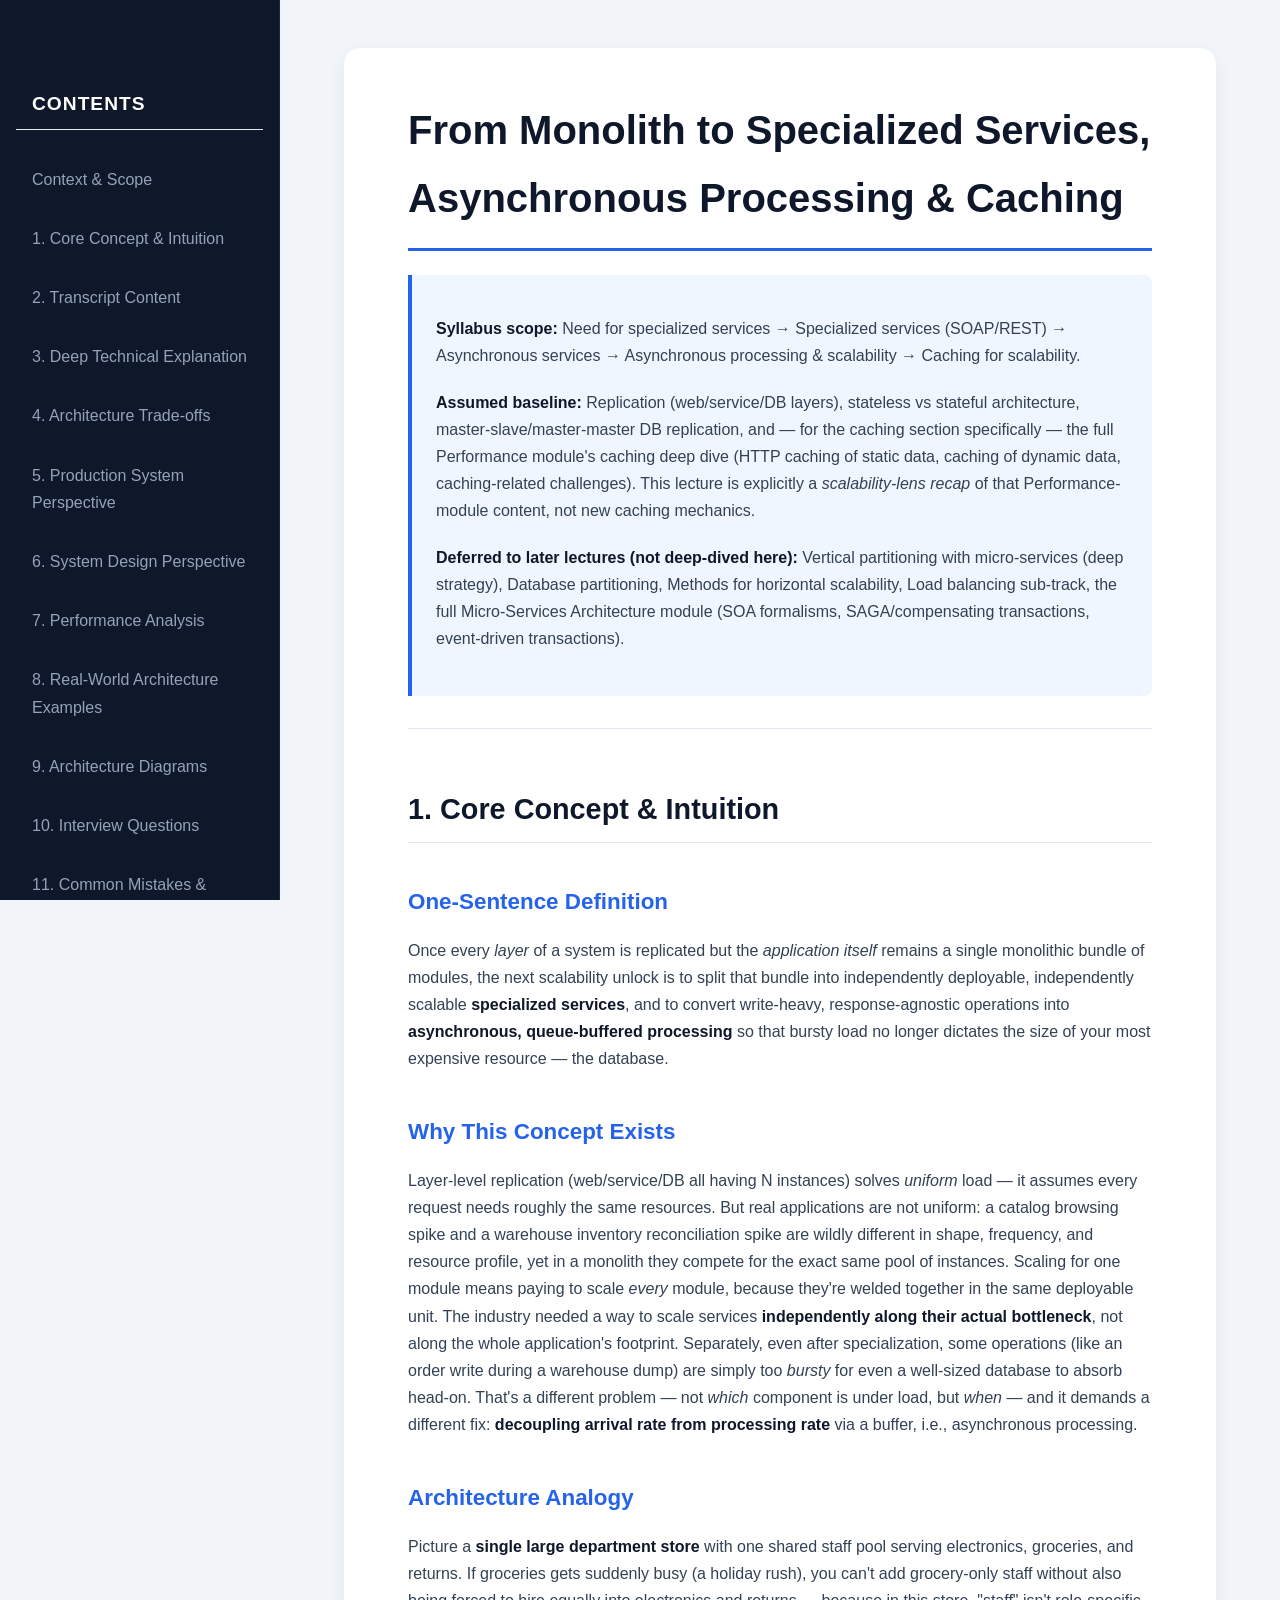
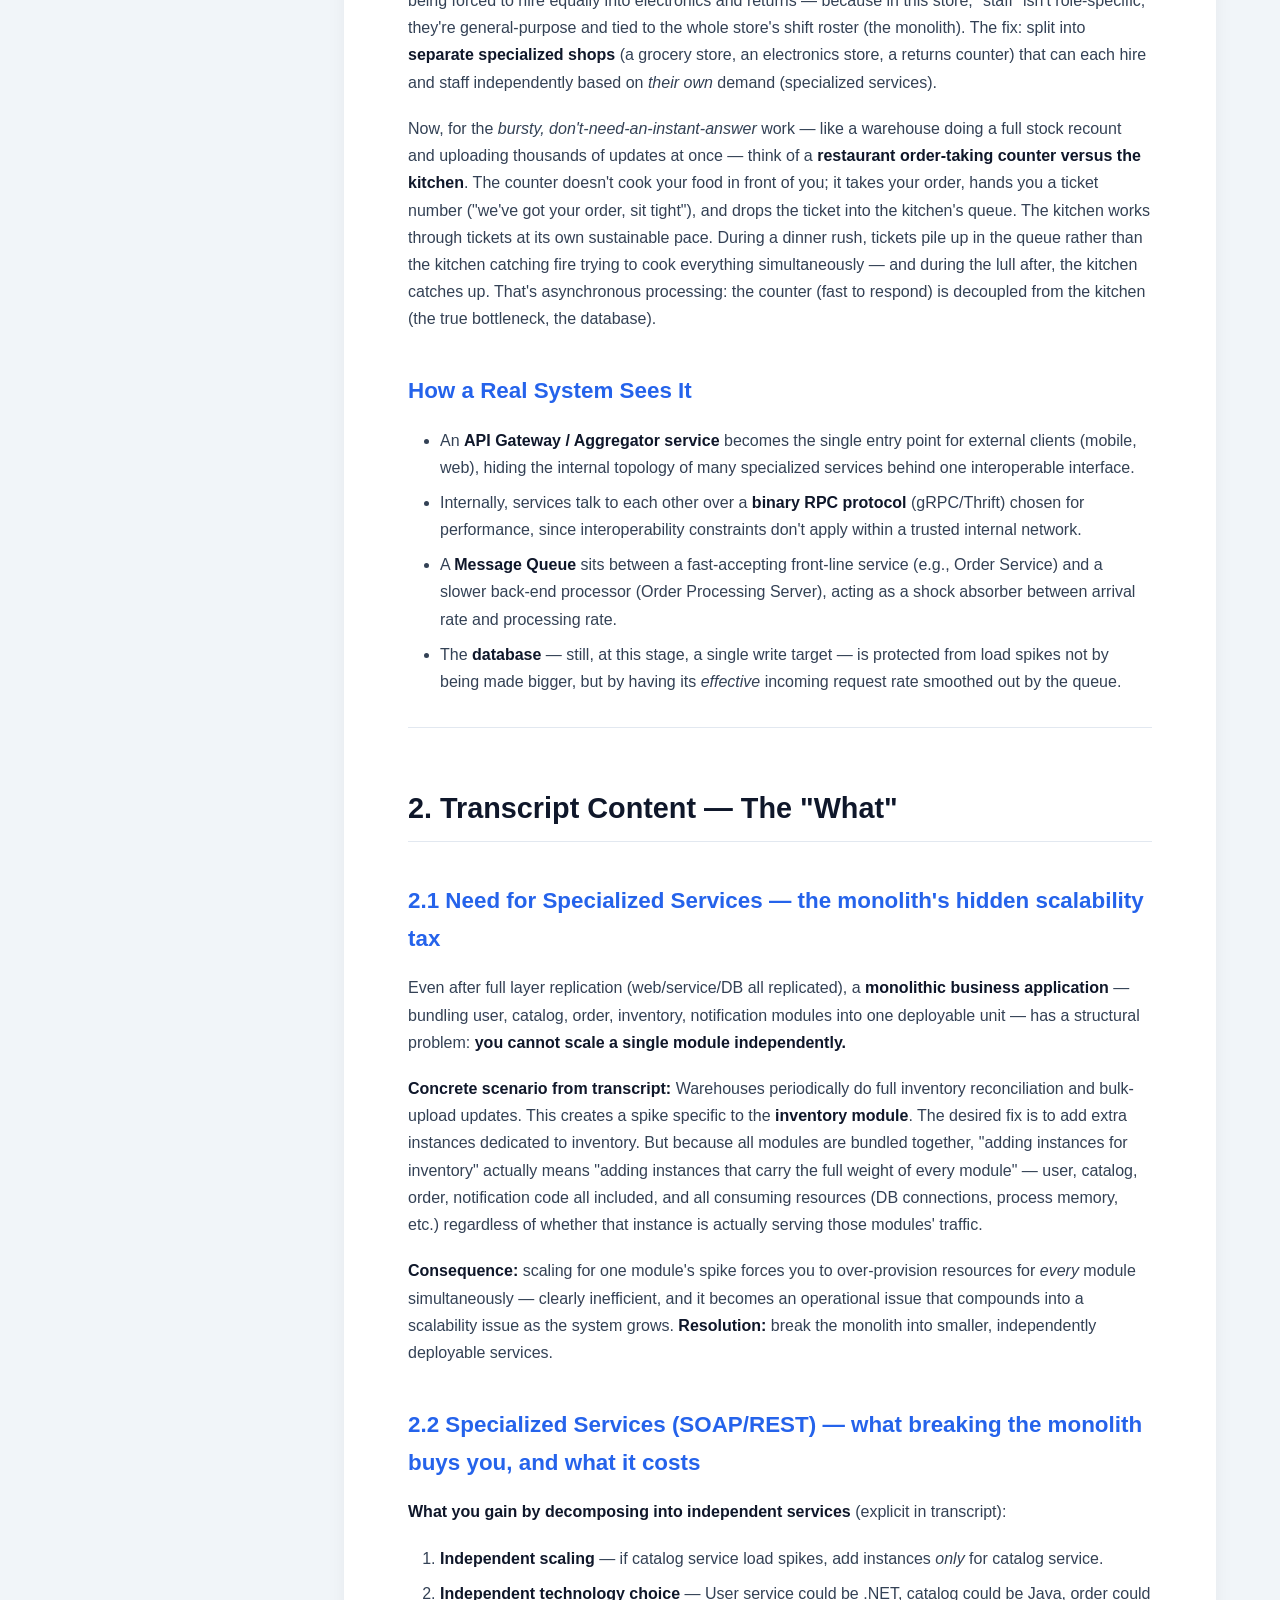
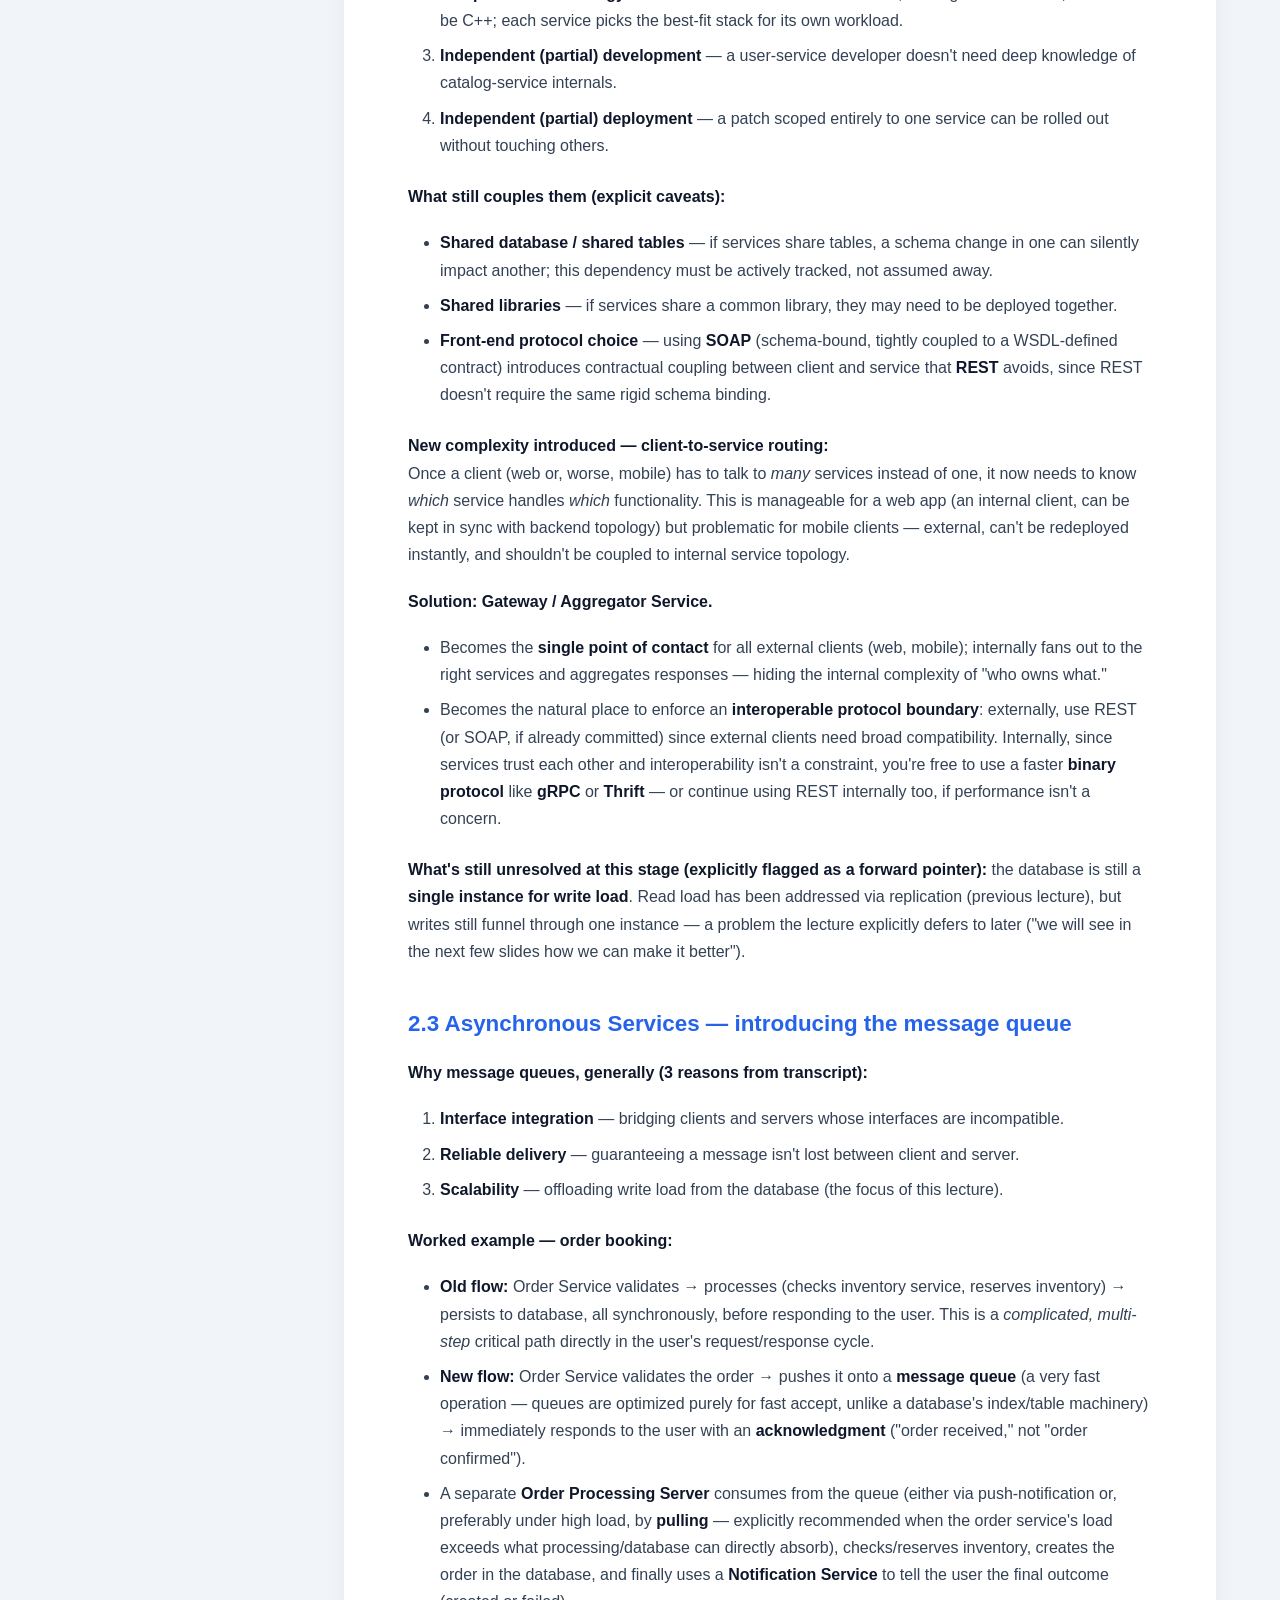
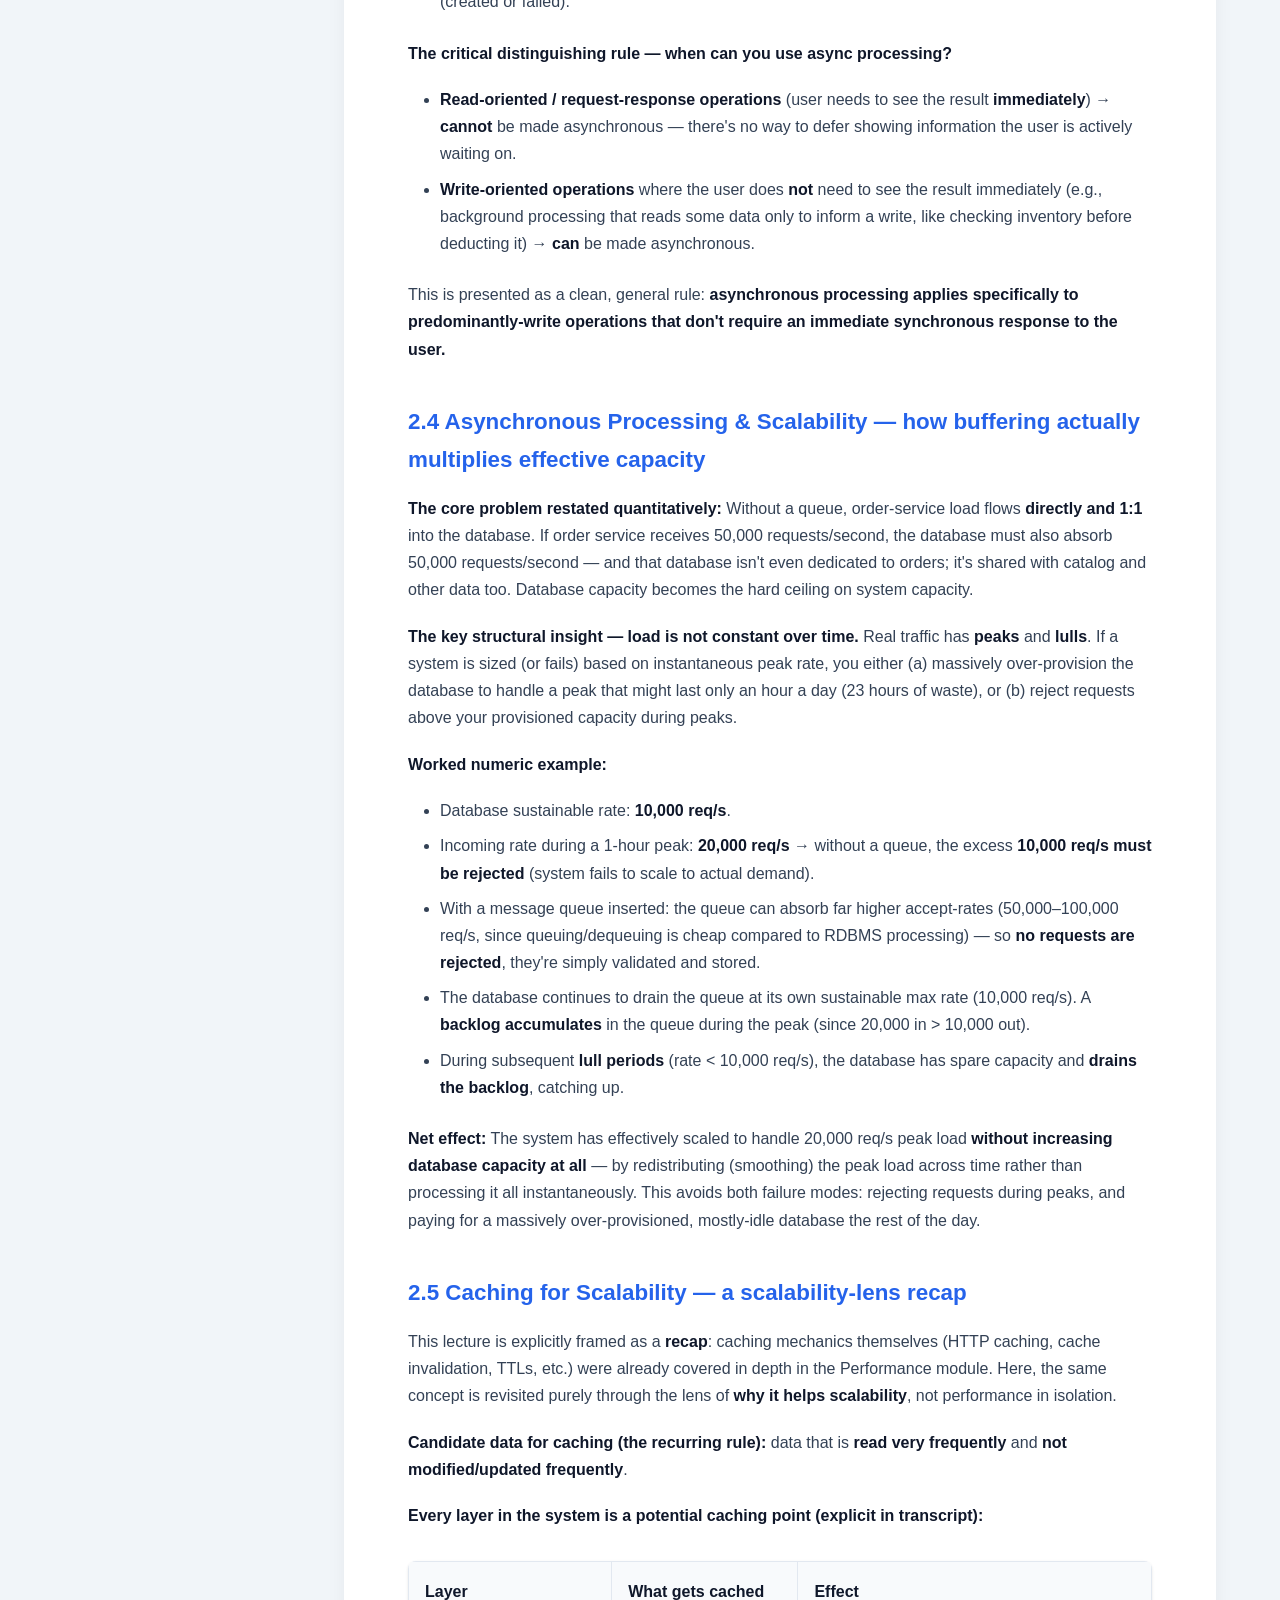
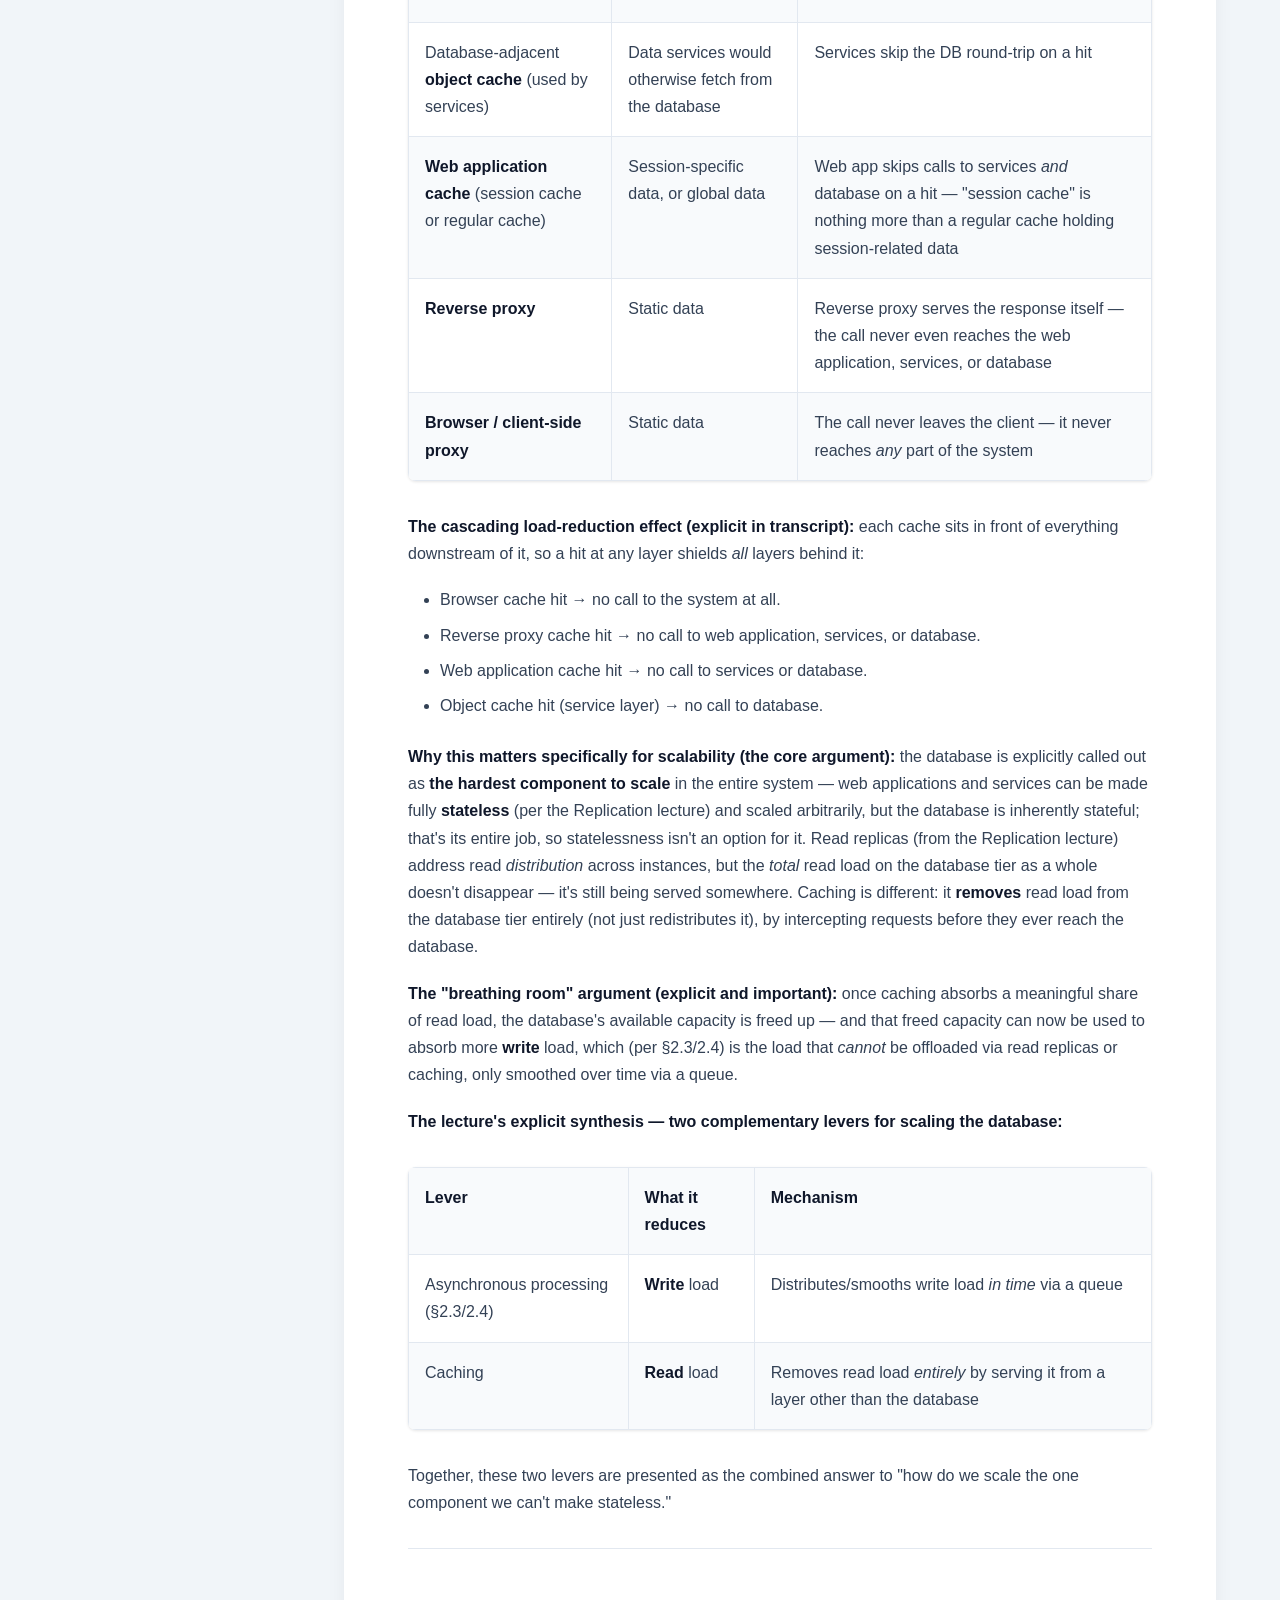
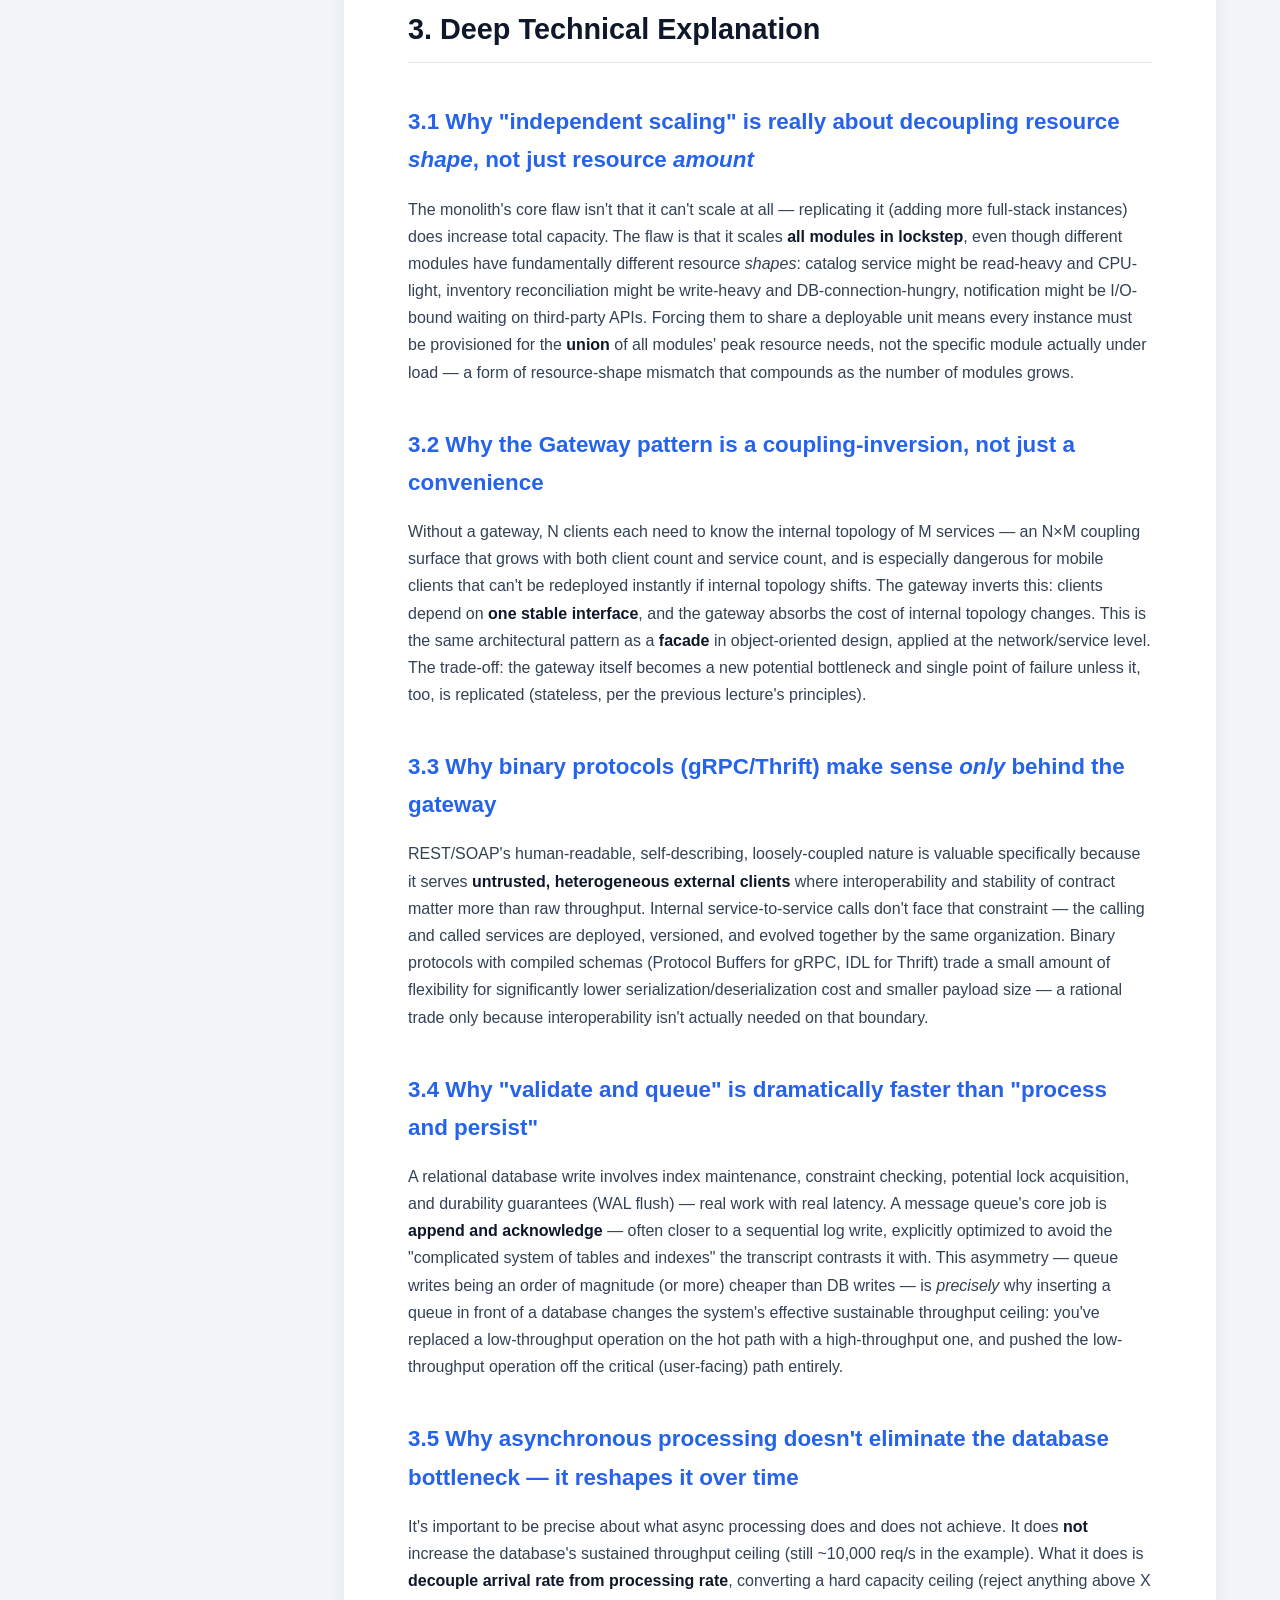
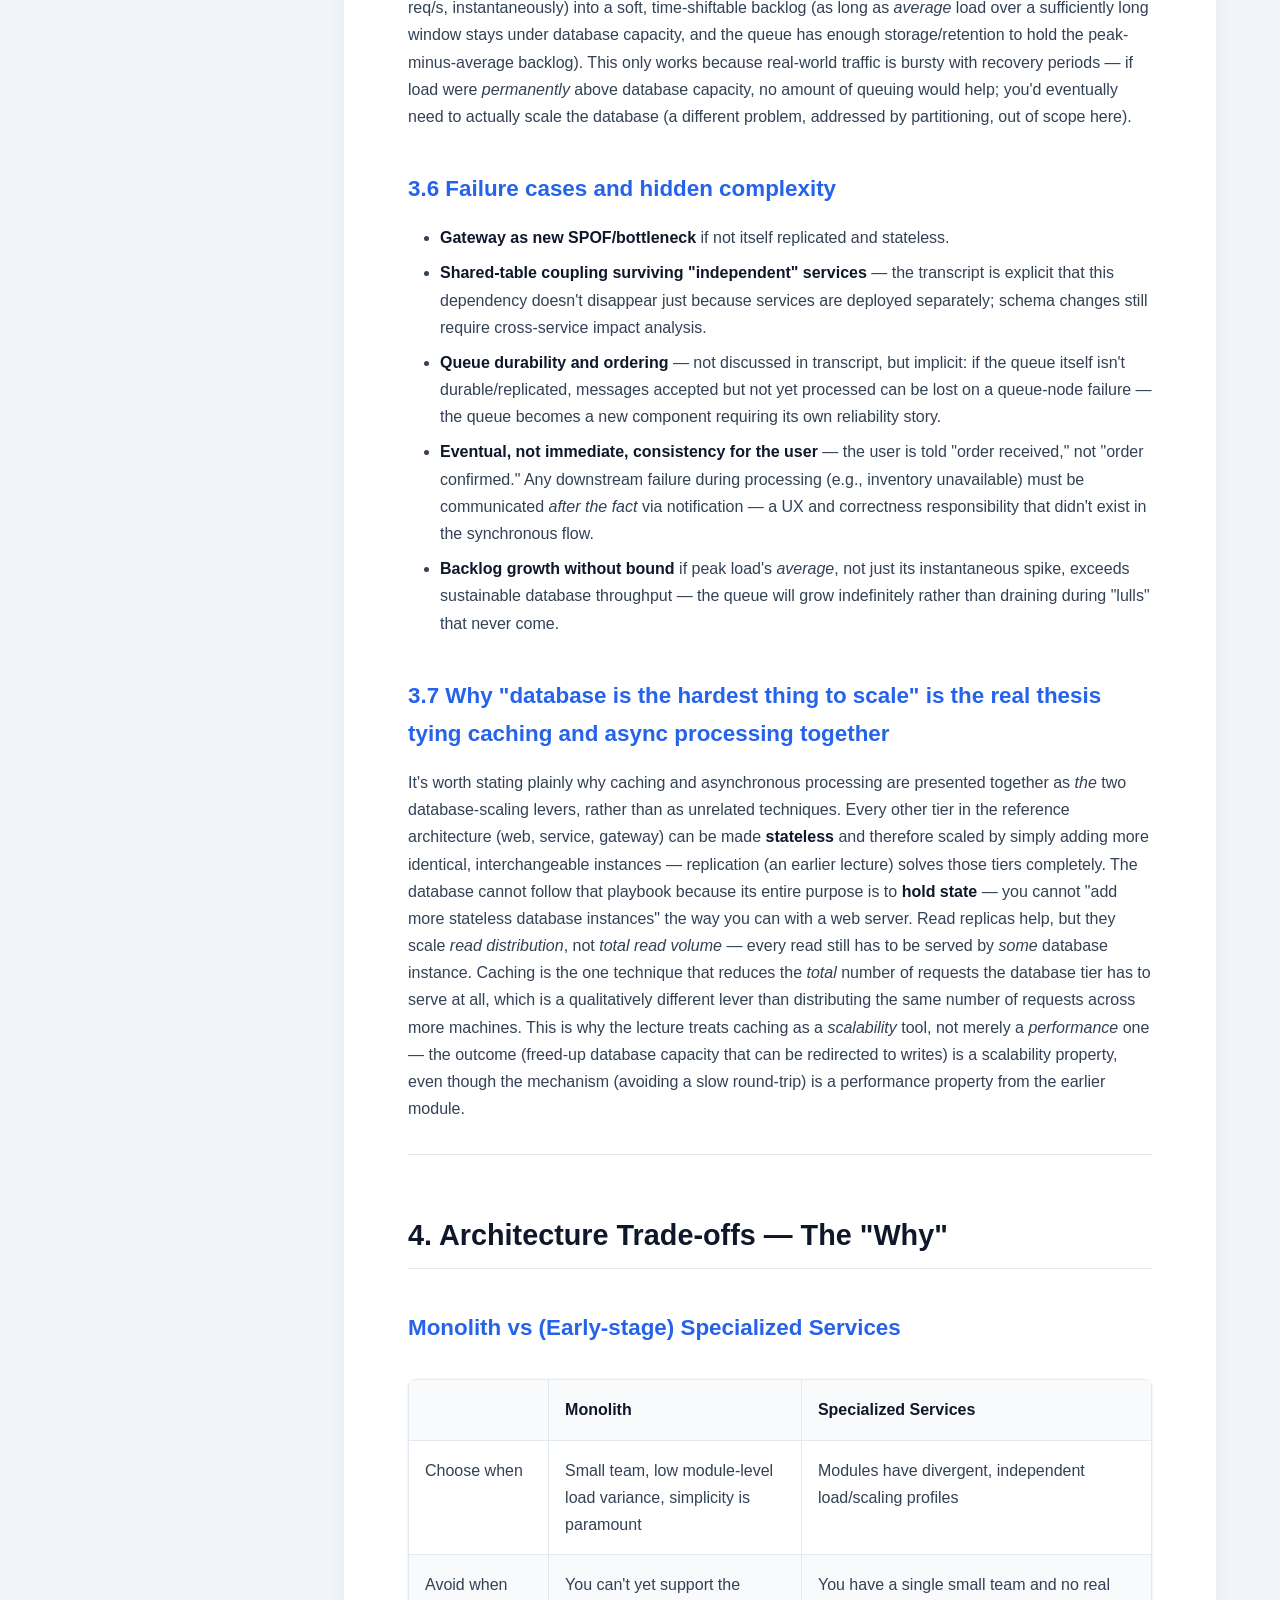
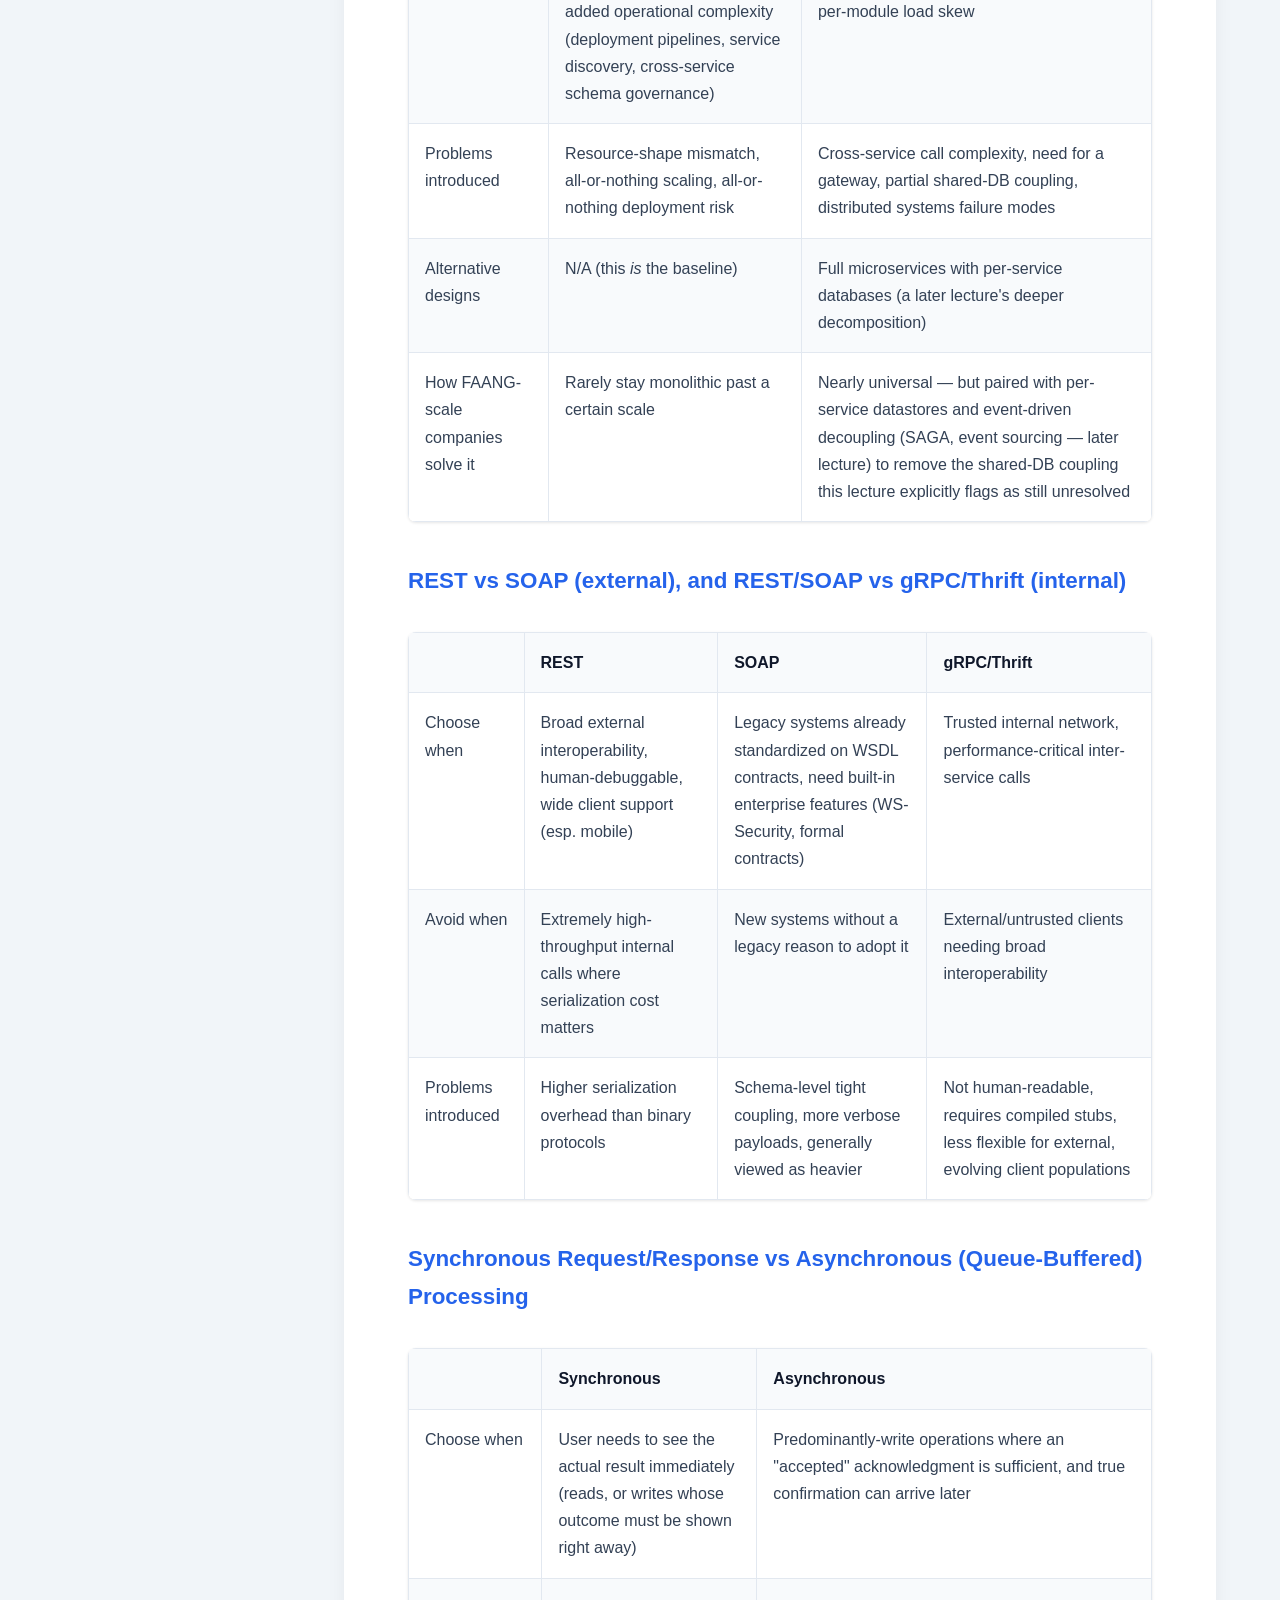
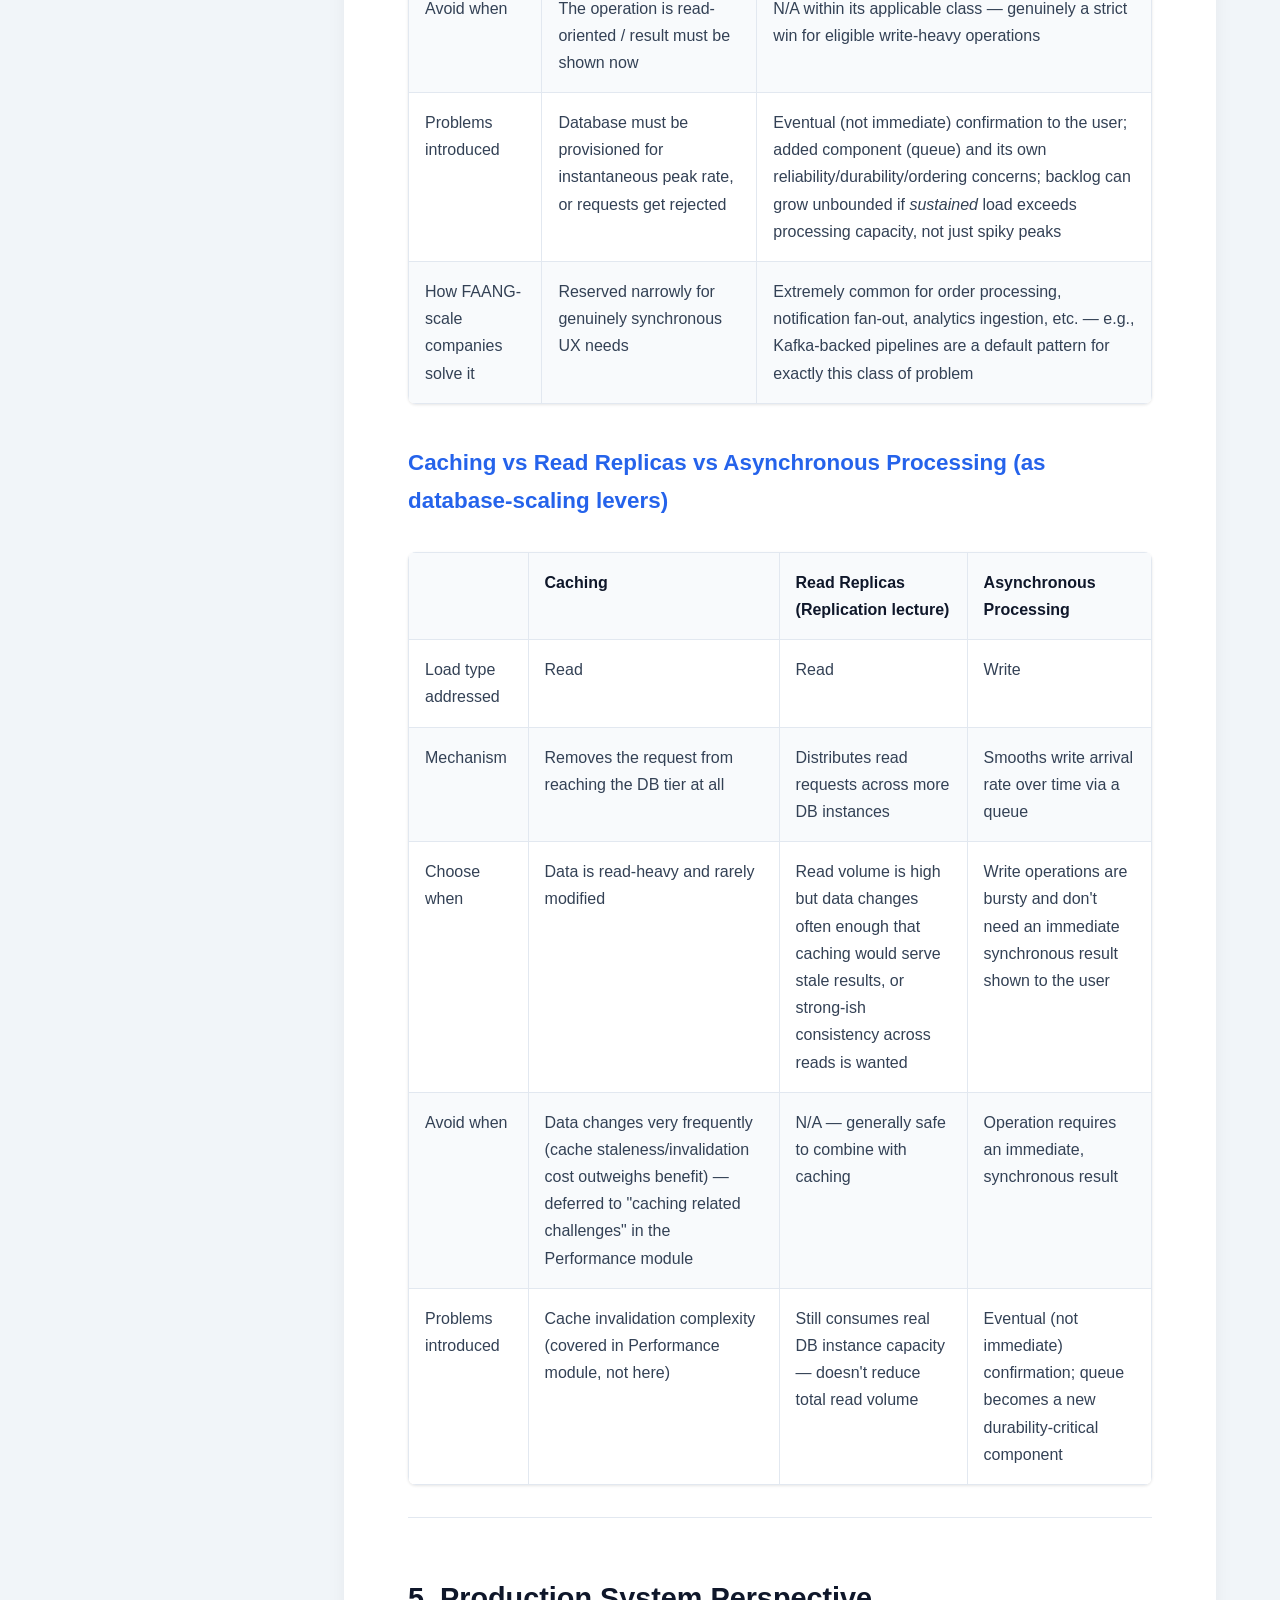
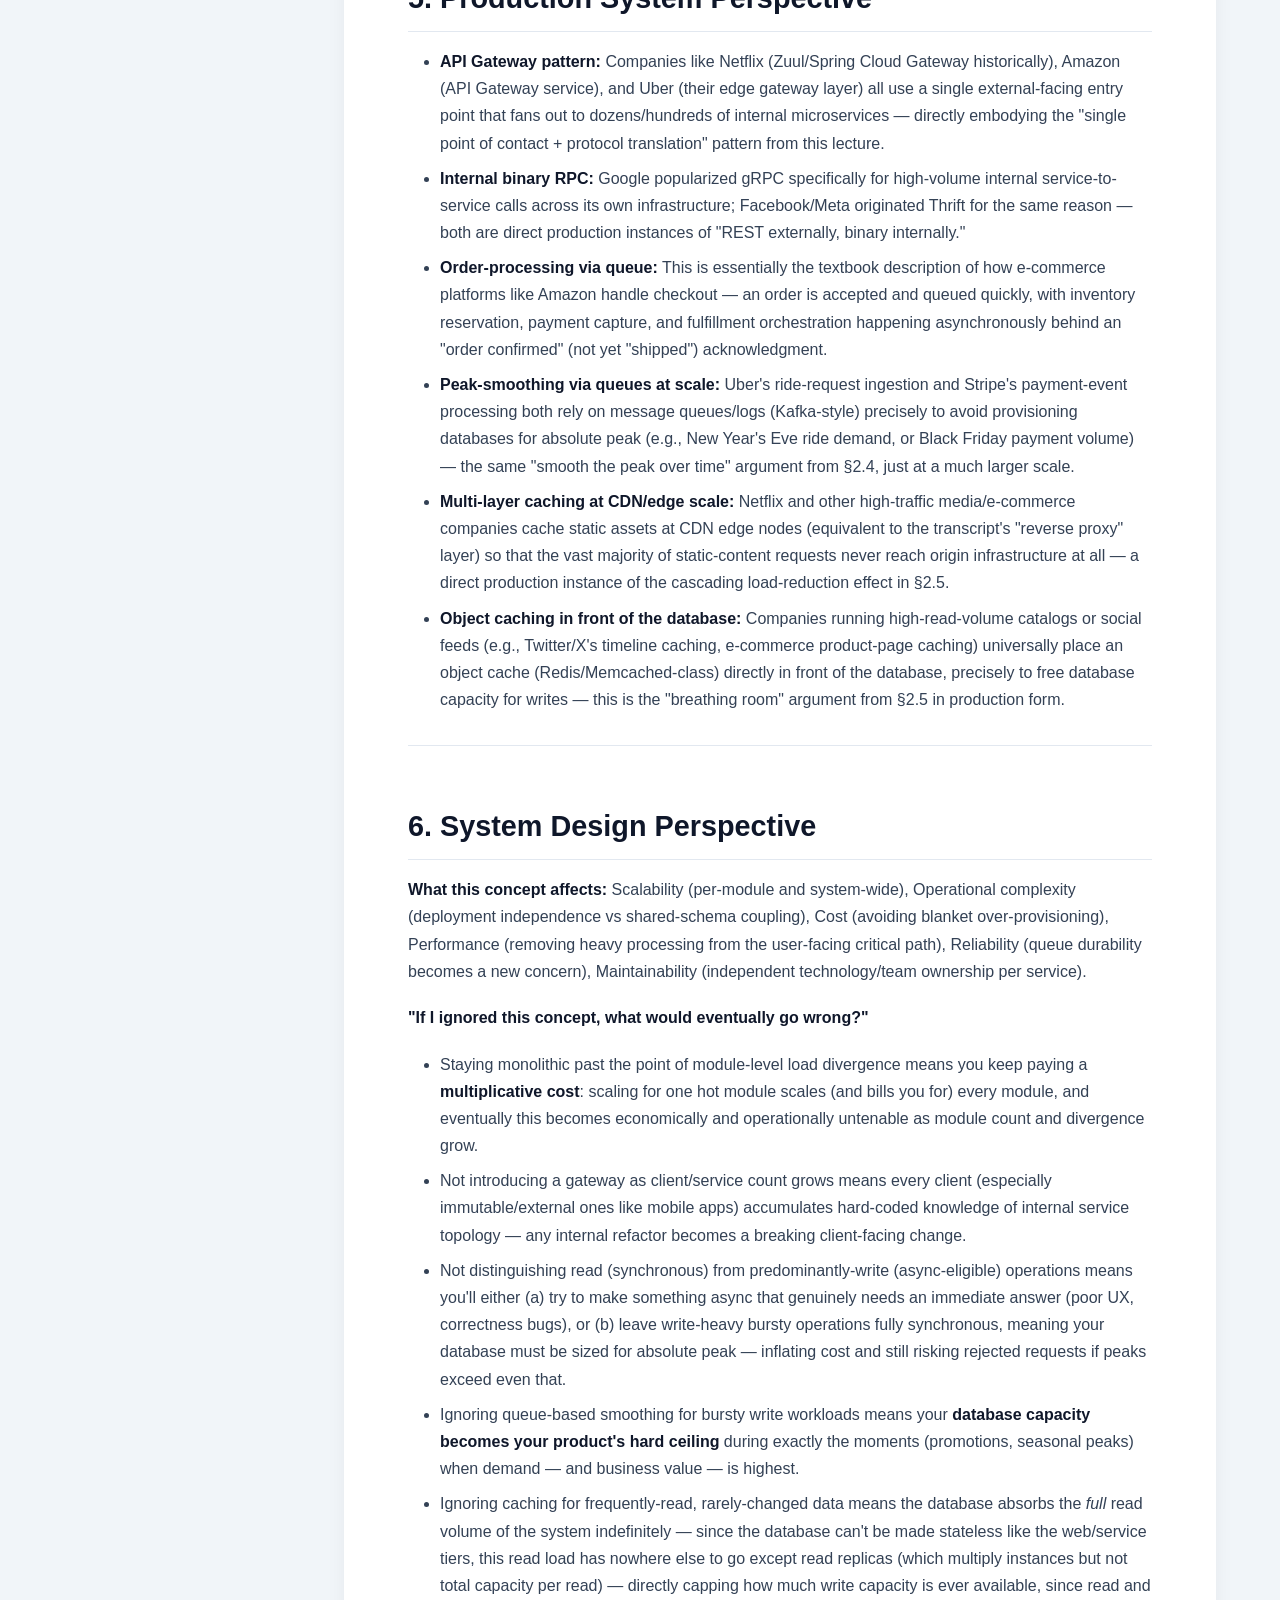
<file: Scalibility/From Monolith to Specialized Services, Asynchronous Processing & Caching.html>
<!DOCTYPE html>
<html lang="en">
<head>
    <meta charset="UTF-8">
    <meta name="viewport" content="width=device-width, initial-scale=1.0">
    <title>From Monolith to Specialized Services, Asynchronous Processing & Caching</title>
    <style>
        :root {
            --sidebar-bg: #0f172a;
            --sidebar-hover: #1e293b;
            --sidebar-text: #94a3b8;
            --sidebar-text-hover: #f8fafc;
            --bg-color: #f1f5f9;
            --card-bg: #ffffff;
            --text-main: #334155;
            --heading-color: #0f172a;
            --primary-accent: #2563eb;
            --code-bg: #1e293b;
            --code-text: #e2e8f0;
            --inline-code-bg: #e2e8f0;
            --inline-code-text: #b91c1c;
            --border-color: #e2e8f0;
        }

        html {
            scroll-behavior: smooth;
        }

        body {
            margin: 0;
            padding: 0;
            font-family: 'Inter', -apple-system, BlinkMacSystemFont, "Segoe UI", Roboto, Helvetica, Arial, sans-serif;
            background-color: var(--bg-color);
            color: var(--text-main);
            display: flex;
            line-height: 1.7;
        }

        /* Sidebar Navigation */
        .sidebar {
            width: 280px;
            height: 100vh;
            background-color: var(--sidebar-bg);
            position: fixed;
            top: 0;
            left: 0;
            overflow-y: auto;
            padding: 2rem 1rem;
            box-sizing: border-box;
            border-right: 1px solid #1e293b;
        }

        .sidebar h2 {
            color: #ffffff;
            font-size: 1.2rem;
            margin-bottom: 1.5rem;
            padding-left: 1rem;
            text-transform: uppercase;
            letter-spacing: 1px;
        }

        .sidebar ul {
            list-style: none;
            padding: 0;
            margin: 0;
        }

        .sidebar li {
            margin-bottom: 0.5rem;
        }

        .sidebar a {
            display: block;
            padding: 0.75rem 1rem;
            color: var(--sidebar-text);
            text-decoration: none;
            border-radius: 8px;
            font-weight: 500;
            transition: all 0.2s ease;
        }

        .sidebar a:hover {
            background-color: var(--sidebar-hover);
            color: var(--sidebar-text-hover);
            padding-left: 1.25rem;
        }

        /* Main Content Area */
        .content-wrapper {
            margin-left: 280px;
            padding: 3rem 5%;
            width: calc(100% - 280px);
            box-sizing: border-box;
        }

        .content {
            background: var(--card-bg);
            padding: 3rem 4rem;
            border-radius: 16px;
            box-shadow: 0 4px 20px rgba(0, 0, 0, 0.05);
            max-width: 1000px;
            margin: 0 auto;
        }

        /* Typography */
        h1, h2, h3, h4 {
            color: var(--heading-color);
            margin-top: 2.5rem;
            margin-bottom: 1rem;
            font-weight: 700;
        }

        h1 {
            font-size: 2.5rem;
            margin-top: 0;
            padding-bottom: 1rem;
            border-bottom: 3px solid var(--primary-accent);
        }

        h2 {
            font-size: 1.8rem;
            padding-bottom: 0.5rem;
            border-bottom: 1px solid var(--border-color);
            padding-top: 1rem;
        }

        h3 {
            font-size: 1.4rem;
            color: var(--primary-accent);
        }

        h4 {
            font-size: 1.1rem;
            color: var(--heading-color);
        }

        p {
            margin-bottom: 1.2rem;
        }

        strong {
            color: var(--heading-color);
        }

        /* Code Blocks */
        pre {
            background-color: var(--code-bg);
            color: var(--code-text);
            padding: 1.5rem;
            border-radius: 8px;
            overflow-x: auto;
            font-family: 'Fira Code', 'Courier New', Courier, monospace;
            font-size: 0.95rem;
            line-height: 1.5;
            box-shadow: inset 0 2px 4px rgba(0,0,0,0.1);
        }

        code {
            background-color: var(--inline-code-bg);
            color: var(--inline-code-text);
            padding: 0.2rem 0.4rem;
            border-radius: 4px;
            font-family: 'Fira Code', 'Courier New', Courier, monospace;
            font-size: 0.9em;
        }

        pre code {
            background-color: transparent;
            color: inherit;
            padding: 0;
        }

        /* Tables */
        table {
            width: 100%;
            border-collapse: collapse;
            margin: 2rem 0;
            background-color: #ffffff;
            border-radius: 8px;
            overflow: hidden;
            box-shadow: 0 1px 3px rgba(0,0,0,0.1);
        }

        th, td {
            padding: 1rem;
            text-align: left;
            border: 1px solid var(--border-color);
            vertical-align: top;
        }

        th {
            background-color: #f8fafc;
            color: var(--heading-color);
            font-weight: 600;
        }

        tr:nth-child(even) {
            background-color: #f8fafc;
        }

        /* Lists */
        ul, ol {
            margin-bottom: 1.5rem;
            padding-left: 2rem;
        }

        li {
            margin-bottom: 0.5rem;
        }

        hr {
            border: 0;
            border-top: 1px solid var(--border-color);
            margin: 2rem 0;
        }

        /* Callouts / Highlight Box */
        .highlight-box {
            background-color: #eff6ff;
            border-left: 4px solid var(--primary-accent);
            padding: 1.5rem;
            margin: 1.5rem 0;
            border-radius: 0 8px 8px 0;
        }

        /* Responsive Design */
        @media (max-width: 900px) {
            .sidebar {
                width: 100%;
                height: auto;
                position: relative;
                padding: 1rem;
            }
            .content-wrapper {
                margin-left: 0;
                width: 100%;
                padding: 1rem;
            }
            .content {
                padding: 1.5rem;
            }
            h1 {
                font-size: 2rem;
            }
        }
    </style>
</head>
<body>

    <!-- Vertical Sidebar -->
    <nav class="sidebar">
        <h2>Contents</h2>
        <ul>
            <li><a href="#intro">Context & Scope</a></li>
            <li><a href="#core-concept">1. Core Concept & Intuition</a></li>
            <li><a href="#transcript-content">2. Transcript Content</a></li>
            <li><a href="#deep-technical">3. Deep Technical Explanation</a></li>
            <li><a href="#architecture-tradeoffs">4. Architecture Trade-offs</a></li>
            <li><a href="#production-perspective">5. Production System Perspective</a></li>
            <li><a href="#system-design">6. System Design Perspective</a></li>
            <li><a href="#performance-analysis">7. Performance Analysis</a></li>
            <li><a href="#real-world-examples">8. Real-World Architecture Examples</a></li>
            <li><a href="#architecture-diagrams">9. Architecture Diagrams</a></li>
            <li><a href="#interview-questions">10. Interview Questions</a></li>
            <li><a href="#common-mistakes">11. Common Mistakes & Misconceptions</a></li>
            <li><a href="#connections">12. Connections to Other Topics</a></li>
        </ul>
    </nav>

    <!-- Main Content -->
    <main class="content-wrapper">
        <div class="content">

            <div id="intro">
                <h1>From Monolith to Specialized Services, Asynchronous Processing & Caching</h1>
                
                <div class="highlight-box">
                    <p><strong>Syllabus scope:</strong> Need for specialized services → Specialized services (SOAP/REST) → Asynchronous services → Asynchronous processing &amp; scalability → Caching for scalability.</p>
                    <p><strong>Assumed baseline:</strong> Replication (web/service/DB layers), stateless vs stateful architecture, master-slave/master-master DB replication, and — for the caching section specifically — the full Performance module's caching deep dive (HTTP caching of static data, caching of dynamic data, caching-related challenges). This lecture is explicitly a <em>scalability-lens recap</em> of that Performance-module content, not new caching mechanics.</p>
                    <p><strong>Deferred to later lectures (not deep-dived here):</strong> Vertical partitioning with micro-services (deep strategy), Database partitioning, Methods for horizontal scalability, Load balancing sub-track, the full Micro-Services Architecture module (SOA formalisms, SAGA/compensating transactions, event-driven transactions).</p>
                </div>
                <hr>
            </div>

            <h2 id="core-concept">1. Core Concept & Intuition</h2>
            
            <h3>One-Sentence Definition</h3>
            <p>Once every <em>layer</em> of a system is replicated but the <em>application itself</em> remains a single monolithic bundle of modules, the next scalability unlock is to split that bundle into independently deployable, independently scalable <strong>specialized services</strong>, and to convert write-heavy, response-agnostic operations into <strong>asynchronous, queue-buffered processing</strong> so that bursty load no longer dictates the size of your most expensive resource — the database.</p>

            <h3>Why This Concept Exists</h3>
            <p>Layer-level replication (web/service/DB all having N instances) solves <em>uniform</em> load — it assumes every request needs roughly the same resources. But real applications are not uniform: a catalog browsing spike and a warehouse inventory reconciliation spike are wildly different in shape, frequency, and resource profile, yet in a monolith they compete for the exact same pool of instances. Scaling for one module means paying to scale <em>every</em> module, because they're welded together in the same deployable unit. The industry needed a way to scale services <strong>independently along their actual bottleneck</strong>, not along the whole application's footprint. Separately, even after specialization, some operations (like an order write during a warehouse dump) are simply too <em>bursty</em> for even a well-sized database to absorb head-on. That's a different problem — not <em>which</em> component is under load, but <em>when</em> — and it demands a different fix: <strong>decoupling arrival rate from processing rate</strong> via a buffer, i.e., asynchronous processing.</p>

            <h3>Architecture Analogy</h3>
            <p>Picture a <strong>single large department store</strong> with one shared staff pool serving electronics, groceries, and returns. If groceries gets suddenly busy (a holiday rush), you can't add grocery-only staff without also being forced to hire equally into electronics and returns — because in this store, "staff" isn't role-specific, they're general-purpose and tied to the whole store's shift roster (the monolith). The fix: split into <strong>separate specialized shops</strong> (a grocery store, an electronics store, a returns counter) that can each hire and staff independently based on <em>their own</em> demand (specialized services).</p>

            <p>Now, for the <em>bursty, don't-need-an-instant-answer</em> work — like a warehouse doing a full stock recount and uploading thousands of updates at once — think of a <strong>restaurant order-taking counter versus the kitchen</strong>. The counter doesn't cook your food in front of you; it takes your order, hands you a ticket number ("we've got your order, sit tight"), and drops the ticket into the kitchen's queue. The kitchen works through tickets at its own sustainable pace. During a dinner rush, tickets pile up in the queue rather than the kitchen catching fire trying to cook everything simultaneously — and during the lull after, the kitchen catches up. That's asynchronous processing: the counter (fast to respond) is decoupled from the kitchen (the true bottleneck, the database).</p>

            <h3>How a Real System Sees It</h3>
            <ul>
                <li>An <strong>API Gateway / Aggregator service</strong> becomes the single entry point for external clients (mobile, web), hiding the internal topology of many specialized services behind one interoperable interface.</li>
                <li>Internally, services talk to each other over a <strong>binary RPC protocol</strong> (gRPC/Thrift) chosen for performance, since interoperability constraints don't apply within a trusted internal network.</li>
                <li>A <strong>Message Queue</strong> sits between a fast-accepting front-line service (e.g., Order Service) and a slower back-end processor (Order Processing Server), acting as a shock absorber between arrival rate and processing rate.</li>
                <li>The <strong>database</strong> — still, at this stage, a single write target — is protected from load spikes not by being made bigger, but by having its <em>effective</em> incoming request rate smoothed out by the queue.</li>
            </ul>

            <hr>

            <h2 id="transcript-content">2. Transcript Content — The "What"</h2>
            
            <h3>2.1 Need for Specialized Services — the monolith's hidden scalability tax</h3>
            <p>Even after full layer replication (web/service/DB all replicated), a <strong>monolithic business application</strong> — bundling user, catalog, order, inventory, notification modules into one deployable unit — has a structural problem: <strong>you cannot scale a single module independently.</strong></p>

            <p><strong>Concrete scenario from transcript:</strong> Warehouses periodically do full inventory reconciliation and bulk-upload updates. This creates a spike specific to the <strong>inventory module</strong>. The desired fix is to add extra instances dedicated to inventory. But because all modules are bundled together, "adding instances for inventory" actually means "adding instances that carry the full weight of every module" — user, catalog, order, notification code all included, and all consuming resources (DB connections, process memory, etc.) regardless of whether that instance is actually serving those modules' traffic.</p>

            <p><strong>Consequence:</strong> scaling for one module's spike forces you to over-provision resources for <em>every</em> module simultaneously — clearly inefficient, and it becomes an operational issue that compounds into a scalability issue as the system grows. <strong>Resolution:</strong> break the monolith into smaller, independently deployable services.</p>

            <h3>2.2 Specialized Services (SOAP/REST) — what breaking the monolith buys you, and what it costs</h3>

            <p><strong>What you gain by decomposing into independent services</strong> (explicit in transcript):</p>
            <ol>
                <li><strong>Independent scaling</strong> — if catalog service load spikes, add instances <em>only</em> for catalog service.</li>
                <li><strong>Independent technology choice</strong> — User service could be .NET, catalog could be Java, order could be C++; each service picks the best-fit stack for its own workload.</li>
                <li><strong>Independent (partial) development</strong> — a user-service developer doesn't need deep knowledge of catalog-service internals.</li>
                <li><strong>Independent (partial) deployment</strong> — a patch scoped entirely to one service can be rolled out without touching others.</li>
            </ol>

            <p><strong>What still couples them (explicit caveats):</strong></p>
            <ul>
                <li><strong>Shared database / shared tables</strong> — if services share tables, a schema change in one can silently impact another; this dependency must be actively tracked, not assumed away.</li>
                <li><strong>Shared libraries</strong> — if services share a common library, they may need to be deployed together.</li>
                <li><strong>Front-end protocol choice</strong> — using <strong>SOAP</strong> (schema-bound, tightly coupled to a WSDL-defined contract) introduces contractual coupling between client and service that <strong>REST</strong> avoids, since REST doesn't require the same rigid schema binding.</li>
            </ul>

            <p><strong>New complexity introduced — client-to-service routing:</strong><br>
            Once a client (web or, worse, mobile) has to talk to <em>many</em> services instead of one, it now needs to know <em>which</em> service handles <em>which</em> functionality. This is manageable for a web app (an internal client, can be kept in sync with backend topology) but problematic for mobile clients — external, can't be redeployed instantly, and shouldn't be coupled to internal service topology.</p>

            <p><strong>Solution: Gateway / Aggregator Service.</strong></p>
            <ul>
                <li>Becomes the <strong>single point of contact</strong> for all external clients (web, mobile); internally fans out to the right services and aggregates responses — hiding the internal complexity of "who owns what."</li>
                <li>Becomes the natural place to enforce an <strong>interoperable protocol boundary</strong>: externally, use REST (or SOAP, if already committed) since external clients need broad compatibility. Internally, since services trust each other and interoperability isn't a constraint, you're free to use a faster <strong>binary protocol</strong> like <strong>gRPC</strong> or <strong>Thrift</strong> — or continue using REST internally too, if performance isn't a concern.</li>
            </ul>

            <p><strong>What's still unresolved at this stage (explicitly flagged as a forward pointer):</strong> the database is still a <strong>single instance for write load</strong>. Read load has been addressed via replication (previous lecture), but writes still funnel through one instance — a problem the lecture explicitly defers to later ("we will see in the next few slides how we can make it better").</p>

            <h3>2.3 Asynchronous Services — introducing the message queue</h3>
            <p><strong>Why message queues, generally (3 reasons from transcript):</strong></p>
            <ol>
                <li><strong>Interface integration</strong> — bridging clients and servers whose interfaces are incompatible.</li>
                <li><strong>Reliable delivery</strong> — guaranteeing a message isn't lost between client and server.</li>
                <li><strong>Scalability</strong> — offloading write load from the database (the focus of this lecture).</li>
            </ol>

            <p><strong>Worked example — order booking:</strong></p>
            <ul>
                <li><strong>Old flow:</strong> Order Service validates → processes (checks inventory service, reserves inventory) → persists to database, all synchronously, before responding to the user. This is a <em>complicated, multi-step</em> critical path directly in the user's request/response cycle.</li>
                <li><strong>New flow:</strong> Order Service validates the order → pushes it onto a <strong>message queue</strong> (a very fast operation — queues are optimized purely for fast accept, unlike a database's index/table machinery) → immediately responds to the user with an <strong>acknowledgment</strong> ("order received," not "order confirmed").</li>
                <li>A separate <strong>Order Processing Server</strong> consumes from the queue (either via push-notification or, preferably under high load, by <strong>pulling</strong> — explicitly recommended when the order service's load exceeds what processing/database can directly absorb), checks/reserves inventory, creates the order in the database, and finally uses a <strong>Notification Service</strong> to tell the user the final outcome (created or failed).</li>
            </ul>

            <p><strong>The critical distinguishing rule — when can you use async processing?</strong></p>
            <ul>
                <li><strong>Read-oriented / request-response operations</strong> (user needs to see the result <strong>immediately</strong>) → <strong>cannot</strong> be made asynchronous — there's no way to defer showing information the user is actively waiting on.</li>
                <li><strong>Write-oriented operations</strong> where the user does <strong>not</strong> need to see the result immediately (e.g., background processing that reads some data only to inform a write, like checking inventory before deducting it) → <strong>can</strong> be made asynchronous.</li>
            </ul>

            <p>This is presented as a clean, general rule: <strong>asynchronous processing applies specifically to predominantly-write operations that don't require an immediate synchronous response to the user.</strong></p>

            <h3>2.4 Asynchronous Processing & Scalability — how buffering actually multiplies effective capacity</h3>
            <p><strong>The core problem restated quantitatively:</strong> Without a queue, order-service load flows <strong>directly and 1:1</strong> into the database. If order service receives 50,000 requests/second, the database must also absorb 50,000 requests/second — and that database isn't even dedicated to orders; it's shared with catalog and other data too. Database capacity becomes the hard ceiling on system capacity.</p>

            <p><strong>The key structural insight — load is not constant over time.</strong> Real traffic has <strong>peaks</strong> and <strong>lulls</strong>. If a system is sized (or fails) based on instantaneous peak rate, you either (a) massively over-provision the database to handle a peak that might last only an hour a day (23 hours of waste), or (b) reject requests above your provisioned capacity during peaks.</p>

            <p><strong>Worked numeric example:</strong></p>
            <ul>
                <li>Database sustainable rate: <strong>10,000 req/s</strong>.</li>
                <li>Incoming rate during a 1-hour peak: <strong>20,000 req/s</strong> → without a queue, the excess <strong>10,000 req/s must be rejected</strong> (system fails to scale to actual demand).</li>
                <li>With a message queue inserted: the queue can absorb far higher accept-rates (50,000–100,000 req/s, since queuing/dequeuing is cheap compared to RDBMS processing) — so <strong>no requests are rejected</strong>, they're simply validated and stored.</li>
                <li>The database continues to drain the queue at its own sustainable max rate (10,000 req/s). A <strong>backlog accumulates</strong> in the queue during the peak (since 20,000 in &gt; 10,000 out).</li>
                <li>During subsequent <strong>lull periods</strong> (rate &lt; 10,000 req/s), the database has spare capacity and <strong>drains the backlog</strong>, catching up.</li>
            </ul>

            <p><strong>Net effect:</strong> The system has effectively scaled to handle 20,000 req/s peak load <strong>without increasing database capacity at all</strong> — by redistributing (smoothing) the peak load across time rather than processing it all instantaneously. This avoids both failure modes: rejecting requests during peaks, and paying for a massively over-provisioned, mostly-idle database the rest of the day.</p>

            <h3>2.5 Caching for Scalability — a scalability-lens recap</h3>
            <p>This lecture is explicitly framed as a <strong>recap</strong>: caching mechanics themselves (HTTP caching, cache invalidation, TTLs, etc.) were already covered in depth in the Performance module. Here, the same concept is revisited purely through the lens of <strong>why it helps scalability</strong>, not performance in isolation.</p>

            <p><strong>Candidate data for caching (the recurring rule):</strong> data that is <strong>read very frequently</strong> and <strong>not modified/updated frequently</strong>.</p>

            <p><strong>Every layer in the system is a potential caching point (explicit in transcript):</strong></p>
            <table>
                <thead>
                    <tr>
                        <th>Layer</th>
                        <th>What gets cached</th>
                        <th>Effect</th>
                    </tr>
                </thead>
                <tbody>
                    <tr>
                        <td>Database-adjacent <strong>object cache</strong> (used by services)</td>
                        <td>Data services would otherwise fetch from the database</td>
                        <td>Services skip the DB round-trip on a hit</td>
                    </tr>
                    <tr>
                        <td><strong>Web application cache</strong> (session cache or regular cache)</td>
                        <td>Session-specific data, or global data</td>
                        <td>Web app skips calls to services <em>and</em> database on a hit — "session cache" is nothing more than a regular cache holding session-related data</td>
                    </tr>
                    <tr>
                        <td><strong>Reverse proxy</strong></td>
                        <td>Static data</td>
                        <td>Reverse proxy serves the response itself — the call never even reaches the web application, services, or database</td>
                    </tr>
                    <tr>
                        <td><strong>Browser / client-side proxy</strong></td>
                        <td>Static data</td>
                        <td>The call never leaves the client — it never reaches <em>any</em> part of the system</td>
                    </tr>
                </tbody>
            </table>

            <p><strong>The cascading load-reduction effect (explicit in transcript):</strong> each cache sits in front of everything downstream of it, so a hit at any layer shields <em>all</em> layers behind it:</p>
            <ul>
                <li>Browser cache hit → no call to the system at all.</li>
                <li>Reverse proxy cache hit → no call to web application, services, or database.</li>
                <li>Web application cache hit → no call to services or database.</li>
                <li>Object cache hit (service layer) → no call to database.</li>
            </ul>

            <p><strong>Why this matters specifically for scalability (the core argument):</strong> the database is explicitly called out as <strong>the hardest component to scale</strong> in the entire system — web applications and services can be made fully <strong>stateless</strong> (per the Replication lecture) and scaled arbitrarily, but the database is inherently stateful; that's its entire job, so statelessness isn't an option for it. Read replicas (from the Replication lecture) address read <em>distribution</em> across instances, but the <em>total</em> read load on the database tier as a whole doesn't disappear — it's still being served somewhere. Caching is different: it <strong>removes</strong> read load from the database tier entirely (not just redistributes it), by intercepting requests before they ever reach the database.</p>

            <p><strong>The "breathing room" argument (explicit and important):</strong> once caching absorbs a meaningful share of read load, the database's available capacity is freed up — and that freed capacity can now be used to absorb more <strong>write</strong> load, which (per §2.3/2.4) is the load that <em>cannot</em> be offloaded via read replicas or caching, only smoothed over time via a queue.</p>

            <p><strong>The lecture's explicit synthesis — two complementary levers for scaling the database:</strong></p>
            <table>
                <thead>
                    <tr>
                        <th>Lever</th>
                        <th>What it reduces</th>
                        <th>Mechanism</th>
                    </tr>
                </thead>
                <tbody>
                    <tr>
                        <td>Asynchronous processing (§2.3/2.4)</td>
                        <td><strong>Write</strong> load</td>
                        <td>Distributes/smooths write load <em>in time</em> via a queue</td>
                    </tr>
                    <tr>
                        <td>Caching</td>
                        <td><strong>Read</strong> load</td>
                        <td>Removes read load <em>entirely</em> by serving it from a layer other than the database</td>
                    </tr>
                </tbody>
            </table>

            <p>Together, these two levers are presented as the combined answer to "how do we scale the one component we can't make stateless."</p>

            <hr>

            <h2 id="deep-technical">3. Deep Technical Explanation</h2>
            
            <h3>3.1 Why "independent scaling" is really about decoupling resource <em>shape</em>, not just resource <em>amount</em></h3>
            <p>The monolith's core flaw isn't that it can't scale at all — replicating it (adding more full-stack instances) does increase total capacity. The flaw is that it scales <strong>all modules in lockstep</strong>, even though different modules have fundamentally different resource <em>shapes</em>: catalog service might be read-heavy and CPU-light, inventory reconciliation might be write-heavy and DB-connection-hungry, notification might be I/O-bound waiting on third-party APIs. Forcing them to share a deployable unit means every instance must be provisioned for the <strong>union</strong> of all modules' peak resource needs, not the specific module actually under load — a form of resource-shape mismatch that compounds as the number of modules grows.</p>

            <h3>3.2 Why the Gateway pattern is a coupling-inversion, not just a convenience</h3>
            <p>Without a gateway, N clients each need to know the internal topology of M services — an N×M coupling surface that grows with both client count and service count, and is especially dangerous for mobile clients that can't be redeployed instantly if internal topology shifts. The gateway inverts this: clients depend on <strong>one stable interface</strong>, and the gateway absorbs the cost of internal topology changes. This is the same architectural pattern as a <strong>facade</strong> in object-oriented design, applied at the network/service level. The trade-off: the gateway itself becomes a new potential bottleneck and single point of failure unless it, too, is replicated (stateless, per the previous lecture's principles).</p>

            <h3>3.3 Why binary protocols (gRPC/Thrift) make sense <em>only</em> behind the gateway</h3>
            <p>REST/SOAP's human-readable, self-describing, loosely-coupled nature is valuable specifically because it serves <strong>untrusted, heterogeneous external clients</strong> where interoperability and stability of contract matter more than raw throughput. Internal service-to-service calls don't face that constraint — the calling and called services are deployed, versioned, and evolved together by the same organization. Binary protocols with compiled schemas (Protocol Buffers for gRPC, IDL for Thrift) trade a small amount of flexibility for significantly lower serialization/deserialization cost and smaller payload size — a rational trade only because interoperability isn't actually needed on that boundary.</p>

            <h3>3.4 Why "validate and queue" is dramatically faster than "process and persist"</h3>
            <p>A relational database write involves index maintenance, constraint checking, potential lock acquisition, and durability guarantees (WAL flush) — real work with real latency. A message queue's core job is <strong>append and acknowledge</strong> — often closer to a sequential log write, explicitly optimized to avoid the "complicated system of tables and indexes" the transcript contrasts it with. This asymmetry — queue writes being an order of magnitude (or more) cheaper than DB writes — is <em>precisely</em> why inserting a queue in front of a database changes the system's effective sustainable throughput ceiling: you've replaced a low-throughput operation on the hot path with a high-throughput one, and pushed the low-throughput operation off the critical (user-facing) path entirely.</p>

            <h3>3.5 Why asynchronous processing doesn't eliminate the database bottleneck — it reshapes it over time</h3>
            <p>It's important to be precise about what async processing does and does not achieve. It does <strong>not</strong> increase the database's sustained throughput ceiling (still ~10,000 req/s in the example). What it does is <strong>decouple arrival rate from processing rate</strong>, converting a hard capacity ceiling (reject anything above X req/s, instantaneously) into a soft, time-shiftable backlog (as long as <em>average</em> load over a sufficiently long window stays under database capacity, and the queue has enough storage/retention to hold the peak-minus-average backlog). This only works because real-world traffic is bursty with recovery periods — if load were <em>permanently</em> above database capacity, no amount of queuing would help; you'd eventually need to actually scale the database (a different problem, addressed by partitioning, out of scope here).</p>

            <h3>3.6 Failure cases and hidden complexity</h3>
            <ul>
                <li><strong>Gateway as new SPOF/bottleneck</strong> if not itself replicated and stateless.</li>
                <li><strong>Shared-table coupling surviving "independent" services</strong> — the transcript is explicit that this dependency doesn't disappear just because services are deployed separately; schema changes still require cross-service impact analysis.</li>
                <li><strong>Queue durability and ordering</strong> — not discussed in transcript, but implicit: if the queue itself isn't durable/replicated, messages accepted but not yet processed can be lost on a queue-node failure — the queue becomes a new component requiring its own reliability story.</li>
                <li><strong>Eventual, not immediate, consistency for the user</strong> — the user is told "order received," not "order confirmed." Any downstream failure during processing (e.g., inventory unavailable) must be communicated <em>after the fact</em> via notification — a UX and correctness responsibility that didn't exist in the synchronous flow.</li>
                <li><strong>Backlog growth without bound</strong> if peak load's <em>average</em>, not just its instantaneous spike, exceeds sustainable database throughput — the queue will grow indefinitely rather than draining during "lulls" that never come.</li>
            </ul>

            <h3>3.7 Why "database is the hardest thing to scale" is the real thesis tying caching and async processing together</h3>
            <p>It's worth stating plainly why caching and asynchronous processing are presented together as <em>the</em> two database-scaling levers, rather than as unrelated techniques. Every other tier in the reference architecture (web, service, gateway) can be made <strong>stateless</strong> and therefore scaled by simply adding more identical, interchangeable instances — replication (an earlier lecture) solves those tiers completely. The database cannot follow that playbook because its entire purpose is to <strong>hold state</strong> — you cannot "add more stateless database instances" the way you can with a web server. Read replicas help, but they scale <em>read distribution</em>, not <em>total read volume</em> — every read still has to be served by <em>some</em> database instance. Caching is the one technique that reduces the <em>total</em> number of requests the database tier has to serve at all, which is a qualitatively different lever than distributing the same number of requests across more machines. This is why the lecture treats caching as a <em>scalability</em> tool, not merely a <em>performance</em> one — the outcome (freed-up database capacity that can be redirected to writes) is a scalability property, even though the mechanism (avoiding a slow round-trip) is a performance property from the earlier module.</p>

            <hr>

            <h2 id="architecture-tradeoffs">4. Architecture Trade-offs — The "Why"</h2>

            <h3>Monolith vs (Early-stage) Specialized Services</h3>
            <table>
                <thead>
                    <tr>
                        <th></th>
                        <th>Monolith</th>
                        <th>Specialized Services</th>
                    </tr>
                </thead>
                <tbody>
                    <tr>
                        <td>Choose when</td>
                        <td>Small team, low module-level load variance, simplicity is paramount</td>
                        <td>Modules have divergent, independent load/scaling profiles</td>
                    </tr>
                    <tr>
                        <td>Avoid when</td>
                        <td>You can't yet support the added operational complexity (deployment pipelines, service discovery, cross-service schema governance)</td>
                        <td>You have a single small team and no real per-module load skew</td>
                    </tr>
                    <tr>
                        <td>Problems introduced</td>
                        <td>Resource-shape mismatch, all-or-nothing scaling, all-or-nothing deployment risk</td>
                        <td>Cross-service call complexity, need for a gateway, partial shared-DB coupling, distributed systems failure modes</td>
                    </tr>
                    <tr>
                        <td>Alternative designs</td>
                        <td>N/A (this <em>is</em> the baseline)</td>
                        <td>Full microservices with per-service databases (a later lecture's deeper decomposition)</td>
                    </tr>
                    <tr>
                        <td>How FAANG-scale companies solve it</td>
                        <td>Rarely stay monolithic past a certain scale</td>
                        <td>Nearly universal — but paired with per-service datastores and event-driven decoupling (SAGA, event sourcing — later lecture) to remove the shared-DB coupling this lecture explicitly flags as still unresolved</td>
                    </tr>
                </tbody>
            </table>

            <h3>REST vs SOAP (external), and REST/SOAP vs gRPC/Thrift (internal)</h3>
            <table>
                <thead>
                    <tr>
                        <th></th>
                        <th>REST</th>
                        <th>SOAP</th>
                        <th>gRPC/Thrift</th>
                    </tr>
                </thead>
                <tbody>
                    <tr>
                        <td>Choose when</td>
                        <td>Broad external interoperability, human-debuggable, wide client support (esp. mobile)</td>
                        <td>Legacy systems already standardized on WSDL contracts, need built-in enterprise features (WS-Security, formal contracts)</td>
                        <td>Trusted internal network, performance-critical inter-service calls</td>
                    </tr>
                    <tr>
                        <td>Avoid when</td>
                        <td>Extremely high-throughput internal calls where serialization cost matters</td>
                        <td>New systems without a legacy reason to adopt it</td>
                        <td>External/untrusted clients needing broad interoperability</td>
                    </tr>
                    <tr>
                        <td>Problems introduced</td>
                        <td>Higher serialization overhead than binary protocols</td>
                        <td>Schema-level tight coupling, more verbose payloads, generally viewed as heavier</td>
                        <td>Not human-readable, requires compiled stubs, less flexible for external, evolving client populations</td>
                    </tr>
                </tbody>
            </table>

            <h3>Synchronous Request/Response vs Asynchronous (Queue-Buffered) Processing</h3>
            <table>
                <thead>
                    <tr>
                        <th></th>
                        <th>Synchronous</th>
                        <th>Asynchronous</th>
                    </tr>
                </thead>
                <tbody>
                    <tr>
                        <td>Choose when</td>
                        <td>User needs to see the actual result immediately (reads, or writes whose outcome must be shown right away)</td>
                        <td>Predominantly-write operations where an "accepted" acknowledgment is sufficient, and true confirmation can arrive later</td>
                    </tr>
                    <tr>
                        <td>Avoid when</td>
                        <td>The operation is read-oriented / result must be shown now</td>
                        <td>N/A within its applicable class — genuinely a strict win for eligible write-heavy operations</td>
                    </tr>
                    <tr>
                        <td>Problems introduced</td>
                        <td>Database must be provisioned for instantaneous peak rate, or requests get rejected</td>
                        <td>Eventual (not immediate) confirmation to the user; added component (queue) and its own reliability/durability/ordering concerns; backlog can grow unbounded if <em>sustained</em> load exceeds processing capacity, not just spiky peaks</td>
                    </tr>
                    <tr>
                        <td>How FAANG-scale companies solve it</td>
                        <td>Reserved narrowly for genuinely synchronous UX needs</td>
                        <td>Extremely common for order processing, notification fan-out, analytics ingestion, etc. — e.g., Kafka-backed pipelines are a default pattern for exactly this class of problem</td>
                    </tr>
                </tbody>
            </table>

            <h3>Caching vs Read Replicas vs Asynchronous Processing (as database-scaling levers)</h3>
            <table>
                <thead>
                    <tr>
                        <th></th>
                        <th>Caching</th>
                        <th>Read Replicas (Replication lecture)</th>
                        <th>Asynchronous Processing</th>
                    </tr>
                </thead>
                <tbody>
                    <tr>
                        <td>Load type addressed</td>
                        <td>Read</td>
                        <td>Read</td>
                        <td>Write</td>
                    </tr>
                    <tr>
                        <td>Mechanism</td>
                        <td>Removes the request from reaching the DB tier at all</td>
                        <td>Distributes read requests across more DB instances</td>
                        <td>Smooths write arrival rate over time via a queue</td>
                    </tr>
                    <tr>
                        <td>Choose when</td>
                        <td>Data is read-heavy and rarely modified</td>
                        <td>Read volume is high but data changes often enough that caching would serve stale results, or strong-ish consistency across reads is wanted</td>
                        <td>Write operations are bursty and don't need an immediate synchronous result shown to the user</td>
                    </tr>
                    <tr>
                        <td>Avoid when</td>
                        <td>Data changes very frequently (cache staleness/invalidation cost outweighs benefit) — deferred to "caching related challenges" in the Performance module</td>
                        <td>N/A — generally safe to combine with caching</td>
                        <td>Operation requires an immediate, synchronous result</td>
                    </tr>
                    <tr>
                        <td>Problems introduced</td>
                        <td>Cache invalidation complexity (covered in Performance module, not here)</td>
                        <td>Still consumes real DB instance capacity — doesn't reduce total read volume</td>
                        <td>Eventual (not immediate) confirmation; queue becomes a new durability-critical component</td>
                    </tr>
                </tbody>
            </table>

            <hr>

            <h2 id="production-perspective">5. Production System Perspective</h2>
            
            <ul>
                <li><strong>API Gateway pattern:</strong> Companies like Netflix (Zuul/Spring Cloud Gateway historically), Amazon (API Gateway service), and Uber (their edge gateway layer) all use a single external-facing entry point that fans out to dozens/hundreds of internal microservices — directly embodying the "single point of contact + protocol translation" pattern from this lecture.</li>
                <li><strong>Internal binary RPC:</strong> Google popularized gRPC specifically for high-volume internal service-to-service calls across its own infrastructure; Facebook/Meta originated Thrift for the same reason — both are direct production instances of "REST externally, binary internally."</li>
                <li><strong>Order-processing via queue:</strong> This is essentially the textbook description of how e-commerce platforms like Amazon handle checkout — an order is accepted and queued quickly, with inventory reservation, payment capture, and fulfillment orchestration happening asynchronously behind an "order confirmed" (not yet "shipped") acknowledgment.</li>
                <li><strong>Peak-smoothing via queues at scale:</strong> Uber's ride-request ingestion and Stripe's payment-event processing both rely on message queues/logs (Kafka-style) precisely to avoid provisioning databases for absolute peak (e.g., New Year's Eve ride demand, or Black Friday payment volume) — the same "smooth the peak over time" argument from §2.4, just at a much larger scale.</li>
                <li><strong>Multi-layer caching at CDN/edge scale:</strong> Netflix and other high-traffic media/e-commerce companies cache static assets at CDN edge nodes (equivalent to the transcript's "reverse proxy" layer) so that the vast majority of static-content requests never reach origin infrastructure at all — a direct production instance of the cascading load-reduction effect in §2.5.</li>
                <li><strong>Object caching in front of the database:</strong> Companies running high-read-volume catalogs or social feeds (e.g., Twitter/X's timeline caching, e-commerce product-page caching) universally place an object cache (Redis/Memcached-class) directly in front of the database, precisely to free database capacity for writes — this is the "breathing room" argument from §2.5 in production form.</li>
            </ul>

            <hr>

            <h2 id="system-design">6. System Design Perspective</h2>
            
            <p><strong>What this concept affects:</strong> Scalability (per-module and system-wide), Operational complexity (deployment independence vs shared-schema coupling), Cost (avoiding blanket over-provisioning), Performance (removing heavy processing from the user-facing critical path), Reliability (queue durability becomes a new concern), Maintainability (independent technology/team ownership per service).</p>

            <p><strong>"If I ignored this concept, what would eventually go wrong?"</strong></p>
            <ul>
                <li>Staying monolithic past the point of module-level load divergence means you keep paying a <strong>multiplicative cost</strong>: scaling for one hot module scales (and bills you for) every module, and eventually this becomes economically and operationally untenable as module count and divergence grow.</li>
                <li>Not introducing a gateway as client/service count grows means every client (especially immutable/external ones like mobile apps) accumulates hard-coded knowledge of internal service topology — any internal refactor becomes a breaking client-facing change.</li>
                <li>Not distinguishing read (synchronous) from predominantly-write (async-eligible) operations means you'll either (a) try to make something async that genuinely needs an immediate answer (poor UX, correctness bugs), or (b) leave write-heavy bursty operations fully synchronous, meaning your database must be sized for absolute peak — inflating cost and still risking rejected requests if peaks exceed even that.</li>
                <li>Ignoring queue-based smoothing for bursty write workloads means your <strong>database capacity becomes your product's hard ceiling</strong> during exactly the moments (promotions, seasonal peaks) when demand — and business value — is highest.</li>
                <li>Ignoring caching for frequently-read, rarely-changed data means the database absorbs the <em>full</em> read volume of the system indefinitely — since the database can't be made stateless like the web/service tiers, this read load has nowhere else to go except read replicas (which multiply instances but not total capacity per read) — directly capping how much write capacity is ever available, since read and write load compete for the same instance's resources.</li>
            </ul>

            <hr>

            <h2 id="performance-analysis">7. Performance Analysis</h2>
            
            <ul>
                <li><strong>CPU/memory footprint of monolith over-provisioning:</strong> every "extra" instance spun up to handle one module's spike carries the full memory/connection footprint of every unused module — direct, quantifiable waste (DB connection pools sized for modules not even receiving traffic on that instance).</li>
                <li><strong>Serialization cost, REST/SOAP vs gRPC/Thrift:</strong> JSON/XML (REST/SOAP) text-based serialization is human-readable but CPU- and bandwidth-heavier than compact binary encodings (Protobuf/Thrift IDL) — a real, measurable throughput and latency difference at high internal call volumes, which is exactly why the transcript positions binary protocols as the performance-oriented internal choice.</li>
                <li><strong>Write latency, sync vs async order processing:</strong> synchronous order processing puts inventory-check + reservation + DB-write latency directly in the user's response time. Async processing collapses the user-facing latency down to "queue accept" time only — a queue append is typically sub-millisecond to low-single-digit-millisecond, versus a multi-step transactional DB write plus a downstream service call.</li>
                <li><strong>Throughput ceiling, DB vs queue:</strong> the explicit numeric example (10,000 req/s DB ceiling vs 50,000–100,000 req/s queue accept capacity) is a direct illustration of why queues can absorb an order of magnitude more burst than a transactional database — queues avoid index maintenance, constraint checks, and (depending on configuration) can relax durability guarantees that databases can't.</li>
                <li><strong>Backlog as a queueing-theory concept:</strong> the "accumulate during peak, drain during lull" pattern is a real-world instance of queueing theory — as long as the <strong>long-run average arrival rate stays below the service (database) rate</strong>, the queue is stable and backlog is bounded; if average arrival rate ever exceeds service rate, backlog grows without bound regardless of how "smart" the queue is (a limit the transcript doesn't explicitly derive, but which follows directly from its own numbers).</li>
                <li><strong>Cache-hit latency by layer:</strong> each caching layer in §2.5 sits at a different point on the latency spectrum — a browser-cache hit costs essentially zero network time (no request leaves the client), a reverse-proxy/CDN hit costs one short network hop, and an object-cache hit (Redis/Memcached) costs a fast in-datacenter round trip — all dramatically cheaper than a full web→service→database path, which is precisely why each layer's hit "shields" every layer behind it from load, not just from latency.</li>
                <li><strong>Read/write resource contention on the same database instance:</strong> the "breathing room" argument in §2.5 is a direct capacity-allocation statement — on a single database instance, CPU, memory, disk I/O, and connection-pool slots are shared between read and write workloads; reducing read volume via caching doesn't just lower average latency, it frees up these same finite resources for write throughput, which is the quantitative basis for calling caching a <em>scalability</em> lever and not just a <em>performance</em> one.</li>
            </ul>

            <hr>

            <h2 id="real-world-examples">8. Real-World Architecture Examples</h2>
            
            <p><strong>Scenario A — Ride-hailing ride-request ingestion (Uber-like):</strong><br>
            Problem: Ride requests spike massively during rush hour and bad weather; a synchronous flow that immediately matches driver+rider and writes state to the DB would require provisioning the DB for absolute peak. Chosen: fast accept-and-acknowledge at the edge, with matching/assignment logic processed asynchronously via a queue/stream, and the rider shown a "finding your ride" state rather than instant confirmation. Trade-off accepted: a few seconds of user-perceived latency between request and confirmed match, in exchange for a dramatically smaller, cheaper always-on matching-database footprint. Alternative (fully synchronous, peak-provisioned DB) rejected as prohibitively expensive and wasteful outside peak hours. Failure scenario: if the matching queue backs up excessively (average, not just peak, demand exceeds matching throughput), riders experience growing wait times — signaling a genuine capacity problem, not just a burst.</p>

            <p><strong>Scenario B — E-commerce checkout during a flash sale (Amazon-like):</strong><br>
            Problem: A flash sale creates an order-write spike far above normal sustained load. Chosen: order acceptance is decoupled from order fulfillment via a queue (exactly the transcript's pattern) — customers get an immediate "order received" acknowledgment, while inventory deduction and payment capture process asynchronously, with a notification sent on final confirmation or failure. Trade-off accepted: a small window where an order could theoretically be accepted before an inventory conflict is discovered, requiring compensating logic (refund/notify) if inventory turns out to be unavailable. Alternative (fully synchronous checkout) rejected because the database can't be economically sized for flash-sale-level peak load that occurs a few times a year.</p>

            <p><strong>Scenario C — Enterprise IoT/warehouse inventory reconciliation (the transcript's own example, extended):</strong><br>
            Problem: Periodic full-warehouse inventory recounts generate a huge, bursty batch of inventory-update writes, entirely separate in shape from normal customer-facing catalog/order traffic. Chosen: split inventory into its own specialized service (per §2.2) so it can be scaled and deployed independently of catalog/order/user services, <em>and</em> feed the bulk updates through a queue (per §2.3/2.4) so the burst doesn't force the shared database to be provisioned for reconciliation-day peak year-round. Trade-off accepted: reconciliation updates are not instantly reflected in the live catalog — a brief propagation delay is acceptable since this is a background, non-interactive operation. Alternative (synchronous bulk update directly to a shared DB) rejected as exactly the scenario that motivated this entire lecture block.</p>

            <p><strong>Scenario D — High-traffic product catalog browsing (read-heavy, caching-driven):</strong><br>
            Problem: A catalog service receives orders of magnitude more read traffic (product page views) than write traffic (admin updates, occasional price changes), and the database is described as the hardest component to scale in the whole system. Chosen: layer caching at multiple points per §2.5 — an object cache (Redis/Memcached) in front of the database for the catalog service, a reverse-proxy/CDN cache for static product images and rarely-changing pages, and browser caching for assets that almost never change. Trade-off accepted: a brief propagation delay between a price update and it becoming visible everywhere (a cache-invalidation concern, covered in the Performance module's "caching related challenges," not re-derived here). Alternative (serving every read directly from the database, relying only on read replicas) rejected because it multiplies database <em>instances</em> without reducing the <em>total</em> read volume the database tier as a whole must serve — leaving no "breathing room" for write capacity as traffic grows.</p>

            <hr>

            <h2 id="architecture-diagrams">9. Architecture Diagrams</h2>
            
            <p><strong>Monolith with per-module load imbalance (the problem):</strong></p>
<pre><code>        +-------------------------------+
        |   Monolithic App Instance     |   x3 instances (replicated)
        |  [User][Catalog][Order][Inv]  |   &lt;- ALL modules present in every instance
        |        [Notification]         |
        +-------------------------------+
Inventory spike -&gt; forced to add MORE full instances (carrying every module) just to absorb it</code></pre>

            <p><strong>Specialized services + gateway (the fix):</strong></p>
<pre><code>                         +------------------+
 Web Client  -----------&gt;|                  |
                         |  Gateway/         |----(gRPC/Thrift, internal)---&gt; User Service
 Mobile Client ---------&gt;|  Aggregator      |----(gRPC/Thrift, internal)---&gt; Catalog Service
     (REST)              |  Service (REST)  |----(gRPC/Thrift, internal)---&gt; Order Service
                         +------------------+----(gRPC/Thrift, internal)---&gt; Inventory Service
                                                                                     |
                                                                          (still) shared DB for writes</code></pre>

            <p><strong>Asynchronous order processing via message queue:</strong></p>
<pre><code>User --(order req)--&gt; Order Service --(validate, fast enqueue)--&gt; [Message Queue]
                              |
                       (ack: "order received")
                              |
                              v
                          User

                    [Message Queue] --(pull, esp. under high load)--&gt; Order Processing Server
                                                                            |
                                                                  check/reserve Inventory Service
                                                                            |
                                                                     write Order to DB
                                                                            |
                                                                  Notification Service --&gt; User
                                                                  (final confirm / failure)</code></pre>

            <p><strong>Peak-smoothing effect of a queue (conceptual):</strong></p>
<pre><code>Request rate
   20,000 |***  &lt;- peak (without queue: 10,000 rejected/sec during this window)
   10,000 |---------------------- DB sustainable rate ----------------------
    5,000 |            ...lull... (queue backlog drains here)
          +--------------------------------------------------------&gt; time
   With queue: all 20,000/s accepted into queue; DB drains steadily at 10,000/s;
   backlog built during peak is cleared during the lull.</code></pre>

            <p><strong>Cascading caching layers (each hit shields everything behind it):</strong></p>
<pre><code>Client/Browser --(cache hit? STOP HERE)--&gt; Reverse Proxy --(cache hit? STOP HERE)--&gt; Web App
                                                                                          |
                                                                          (session/regular cache hit? STOP HERE)
                                                                                          |
                                                                                          v
                                                                                       Service
                                                                                          |
                                                                          (object cache hit? STOP HERE)
                                                                                          |
                                                                                          v
                                                                                      Database
   Only a miss at every layer results in a request actually reaching the database.</code></pre>

            <hr>

            <h2 id="interview-questions">10. Interview Questions</h2>
            
            <h3>Basic</h3>
            <ol>
                <li><strong>Why can't a monolithic application scale a single module independently?</strong><br>
                <em>Answer:</em> Because all modules are bundled into the same deployable unit/instance, adding capacity for one module (e.g., inventory) means deploying more full instances that carry every other module's code and resource footprint too — you can't isolate scaling to just the module under load.</li>
                <li><strong>What are the two main benefits of introducing a gateway/aggregator service in front of decomposed services?</strong><br>
                <em>Answer:</em> (1) It simplifies client-to-service interaction by giving clients a single point of contact instead of requiring them to know internal service topology; (2) it's the natural place to enforce an interoperable protocol (REST/SOAP) for external clients while allowing faster binary protocols (gRPC/Thrift) internally.</li>
                <li><strong>What kind of operations are eligible for asynchronous processing, and which are not?</strong><br>
                <em>Answer:</em> Predominantly write-oriented operations where the user does not need to see the result immediately are eligible. Read-oriented, request-response operations where the user is waiting to see actual data right away are not eligible for async processing.</li>
            </ol>

            <h3>Intermediate</h3>
            <ol start="4">
                <li><strong>A team splits their monolith into independent services but keeps a single shared database with shared tables across services. Are these services truly independent? Why or why not?</strong><br>
                <em>Answer:</em> Not fully. While they gain independent scaling, technology choice, and (partial) deployment/development independence, a shared database with shared tables reintroduces coupling — a schema change in one service can silently impact others, and this dependency must be actively tracked, not assumed away, since it isn't eliminated just by separating the application code.</li>
                <li><strong>Why would you choose gRPC/Thrift for internal service-to-service communication but REST for the gateway's external-facing interface?</strong><br>
                <em>Answer:</em> External clients (especially mobile) need broad interoperability and a stable, widely-supported contract — REST fits that need. Internal services are trusted, deployed by the same organization, and don't need that interoperability guarantee, so a faster binary protocol (gRPC/Thrift) is a rational performance trade-off with no interoperability cost, since it's never exposed externally.</li>
                <li><strong>Explain, using a concrete numeric example, how a message queue lets a system handle peak load that exceeds its database's sustainable capacity.</strong><br>
                <em>Answer:</em> If the database sustains 10,000 req/s but peak incoming load is 20,000 req/s for an hour, without a queue the extra 10,000 req/s must be rejected. With a queue (which can accept 50,000–100,000 req/s), all requests are validated and enqueued instead of rejected; the database continues draining the queue at its max sustainable rate (10,000 req/s), building a temporary backlog during the peak hour, which is then cleared during subsequent lower-traffic (lull) periods.</li>
            </ol>

            <h3>Advanced</h3>
            <ol start="7">
                <li><strong>A system introduces asynchronous order processing via a message queue, but the queue's backlog keeps growing every day and never fully drains, even during off-peak hours. Diagnose the likely cause.</strong><br>
                <em>Answer:</em> This indicates the <em>average</em> (not just peak) arrival rate now exceeds the database's sustainable processing rate — queueing only smooths temporary bursts where load later drops below the service rate long enough to drain the backlog. If sustained average load exceeds database throughput, no amount of queue buffering fixes it; the backlog grows unbounded, and the real fix is increasing database throughput (e.g., via partitioning, out of scope here) rather than adding more queue capacity.</li>
                <li><strong>Design the service decomposition and communication pattern for an e-commerce platform's user, catalog, order, and inventory functionality, given that a warehouse periodically bulk-uploads large inventory updates. Justify each major decision.</strong><br>
                <em>Answer:</em> Decompose into independent User, Catalog, Order, and Inventory services (per §2.2) so the inventory-reconciliation spike can be absorbed by scaling only the Inventory service, not the whole application. Place a Gateway/Aggregator service in front for external (web/mobile) clients using REST, with internal service-to-service calls over gRPC/Thrift for performance. For the inventory bulk-upload specifically (a write-heavy, non-interactive operation), route it through a message queue and a dedicated processing worker (per §2.3/2.4) rather than writing synchronously, so the burst doesn't force the shared database to be provisioned for reconciliation-day peak year-round. Explicitly flag the still-unresolved issue that the database remains a single write target across services — a problem for the next stage of design (partitioning), not solved by decomposition or async processing alone.</li>
                <li><strong>Why is it incorrect to say "asynchronous processing increases database throughput"? What does it actually do?</strong><br>
                <em>Answer:</em> It's incorrect — the database's <em>sustained</em> throughput ceiling is unchanged (still, e.g., 10,000 req/s in the worked example). What asynchronous processing actually does is decouple the <em>arrival</em> rate from the <em>processing</em> rate using a queue as a buffer, converting an instantaneous hard capacity limit (reject anything above X req/s right now) into a time-shiftable backlog, which is only effective because real-world traffic is bursty with recovery periods where the database has spare capacity to drain the backlog. If load is permanently above the database's rate, throughput must actually be increased (e.g., through partitioning) — queuing alone cannot substitute for that.</li>
                <li><strong>Why is the database described as "the hardest thing to scale," and how do caching and asynchronous processing together address that, given that they target different types of load?</strong><br>
                <em>Answer:</em> Web applications and services can be made fully stateless and scaled by simply adding more identical instances (per the Replication lecture) — but the database is inherently stateful, since holding state is its entire purpose, so that scaling playbook doesn't apply to it. Read replicas distribute read load across more instances but don't reduce the <em>total</em> read volume the database tier must serve. Caching is qualitatively different: it removes read requests from reaching the database tier at all, freeing up shared instance resources (CPU, memory, I/O, connections) that can then be used for writes. Asynchronous processing addresses the write side specifically, by smoothing bursty write arrival rate over time via a queue rather than reducing total write volume. Together they're complementary, not overlapping: caching frees database capacity by cutting <em>read</em> volume, while async processing lets the <em>write</em> volume that remains be absorbed without requiring peak-provisioned hardware.</li>
            </ol>

            <hr>

            <h2 id="common-mistakes">11. Common Mistakes & Misconceptions</h2>
            <ul>
                <li><strong>"Splitting into services automatically makes them independent."</strong> False if a shared database/shared tables persist across them — cross-service schema impact must still be actively managed; independence in deployment/technology doesn't imply independence in data.</li>
                <li><strong>"REST is always the right internal protocol too, since we're already using it externally."</strong> It's a valid choice if performance isn't a concern, but it leaves performance on the table when internal calls are high-volume and don't need REST's interoperability guarantees — gRPC/Thrift is the more considered default for that specific boundary.</li>
                <li><strong>"Async processing means the user gets the wrong/no answer."</strong> It means the user gets an <em>acknowledgment</em> immediately and the <em>final result</em> later (via notification) — this is a deliberate, correctness-preserving trade for write-heavy operations, not a shortcut that skips confirming outcomes.</li>
                <li><strong>"If I add a queue, my database's real capacity has effectively increased."</strong> As shown in Q9 above, the database's sustained processing rate hasn't changed — a queue only helps when load is <em>bursty with recovery time</em>, not when it's persistently above database capacity.</li>
                <li><strong>"Async processing can be applied to any operation to make it 'faster.'"</strong> It's specifically only valid for operations that are (a) predominantly write-oriented and (b) don't require showing the result to the user immediately — applying it to a read/request-response flow breaks the UX and the whole justification for the pattern.</li>
                <li><strong>"Read replicas and caching solve the same problem, so you only need one."</strong> Read replicas distribute the <em>same total</em> read volume across more database instances — the database tier as a whole still serves every read. Caching <em>removes</em> read requests from ever reaching the database tier. They're complementary: caching reduces what read replicas even need to handle.</li>
                <li><strong>"Caching is a performance optimization, not a scalability one."</strong> In this system, the same mechanism (avoiding a database round-trip) produces two distinct effects: lower per-request latency (performance) and freed-up database resource capacity that can absorb more write load (scalability) — treating it as "only" a performance concern misses the capacity-reallocation argument that's the actual point of this lecture.</li>
            </ul>

            <hr>

            <h2 id="connections">12. Connections to Other Architecture Topics</h2>
<pre><code>Layer Replication (Web/Service/DB) — [previous lecture]
        │
        ▼
Monolith's per-module scaling limit ──► Need for Specialized Services
        │
        ▼
Break into independent services ──► Client/Service coupling grows ──► Gateway/Aggregator Service
        │                                                                    │
        │                                                          REST/SOAP (external) vs
        │                                                          gRPC/Thrift (internal)
        │
        └──► Shared DB write bottleneck STILL UNRESOLVED ──► (forward pointer) Database Partitioning
        
Separately:
Bursty write-heavy operations ──► Message Queue as buffer ──► Asynchronous Services
        │
        ▼
Decouples arrival rate from DB processing rate ──► Asynchronous Processing &amp; Scalability (reduces WRITE load, in time)
        │
        ▼
Backlog smoothing valid ONLY if avg load &lt; DB capacity ──► (forward pointer) if not, need real DB scale-out
                                                              (Database Partitioning, later lecture)

Separately:
"Database is hardest to scale" (stateful, unlike web/service) ──► Caching for Scalability (reduces READ load, entirely)
        │                                                                    │
        │                                                          Recap of Performance module's caching mechanics
        │                                                          (HTTP caching, dynamic-data caching, cache challenges)
        │
        └──► Read load removed ──► frees DB capacity ──► redirected toward WRITE capacity
                                                                    │
                                                    (ties directly back to Asynchronous Processing above —
                                                     the two levers are explicitly presented as complementary)</code></pre>

            <p><strong>Forward pointers (per syllabus mapping — not deep-dived here on purpose):</strong></p>
            <ul>
                <li>Actually scaling database <em>write</em> throughput (as opposed to smoothing its arrival pattern, or freeing capacity via caching) → <strong>Database partitioning / Database partitioning selection / Routing with database partitioning</strong></li>
                <li>Deeper decomposition strategy for splitting a monolith along module boundaries → <strong>Vertical partitioning with micro-services</strong></li>
                <li>Cache invalidation strategy and staleness handling (explicitly out of scope here — already covered in the Performance module's "Caching related challenges") → not revisited</li>
                <li>Multi-service transactions and consistency when writes span services (hinted at by the "shared DB" caveat here) → <strong>Transactions in Micro-Services / Compensating Transactions - SAGA Pattern</strong> (Micro-Services Architecture module)</li>
                <li>Event-driven, fully decoupled service communication beyond simple queue-buffering → <strong>Event driven transactions / Extreme scalability with NoSQL and Kafka</strong></li>
            </ul>
        </div>
    </main>

</body>
</html>
</file>
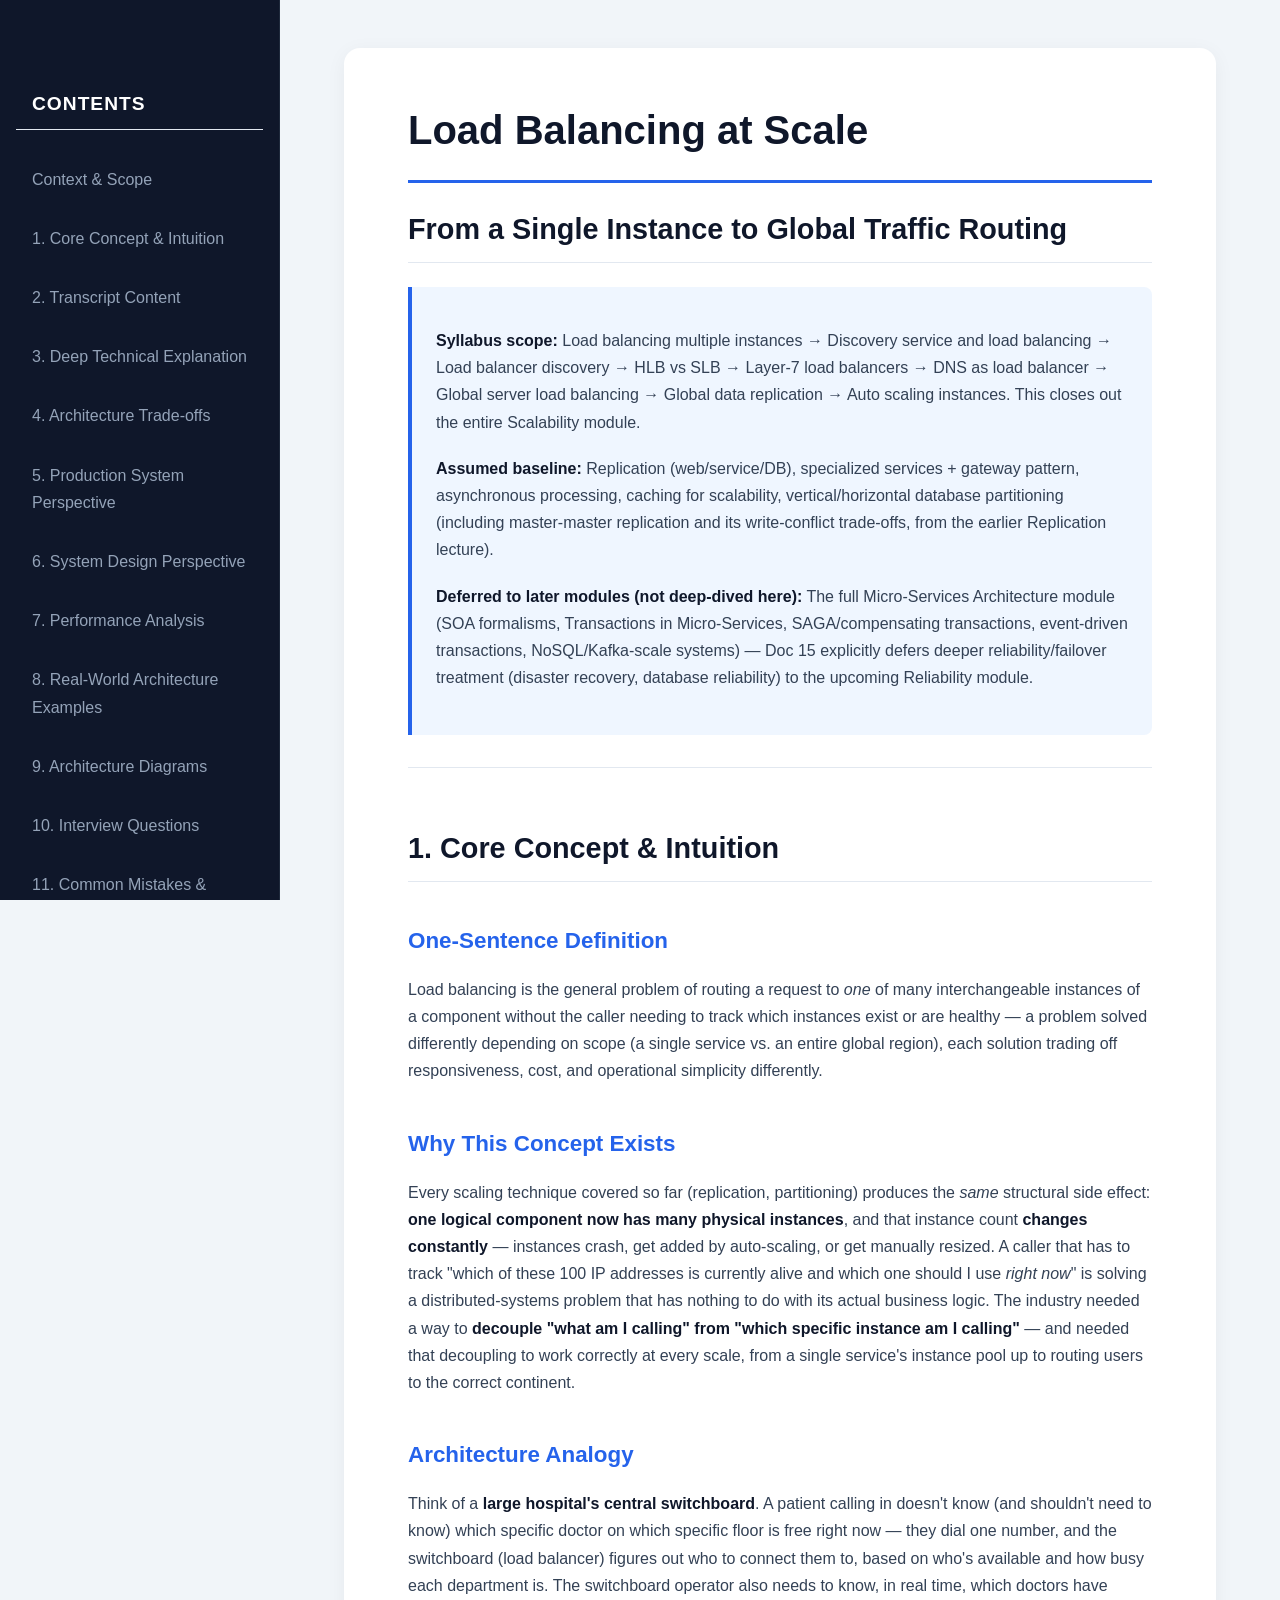
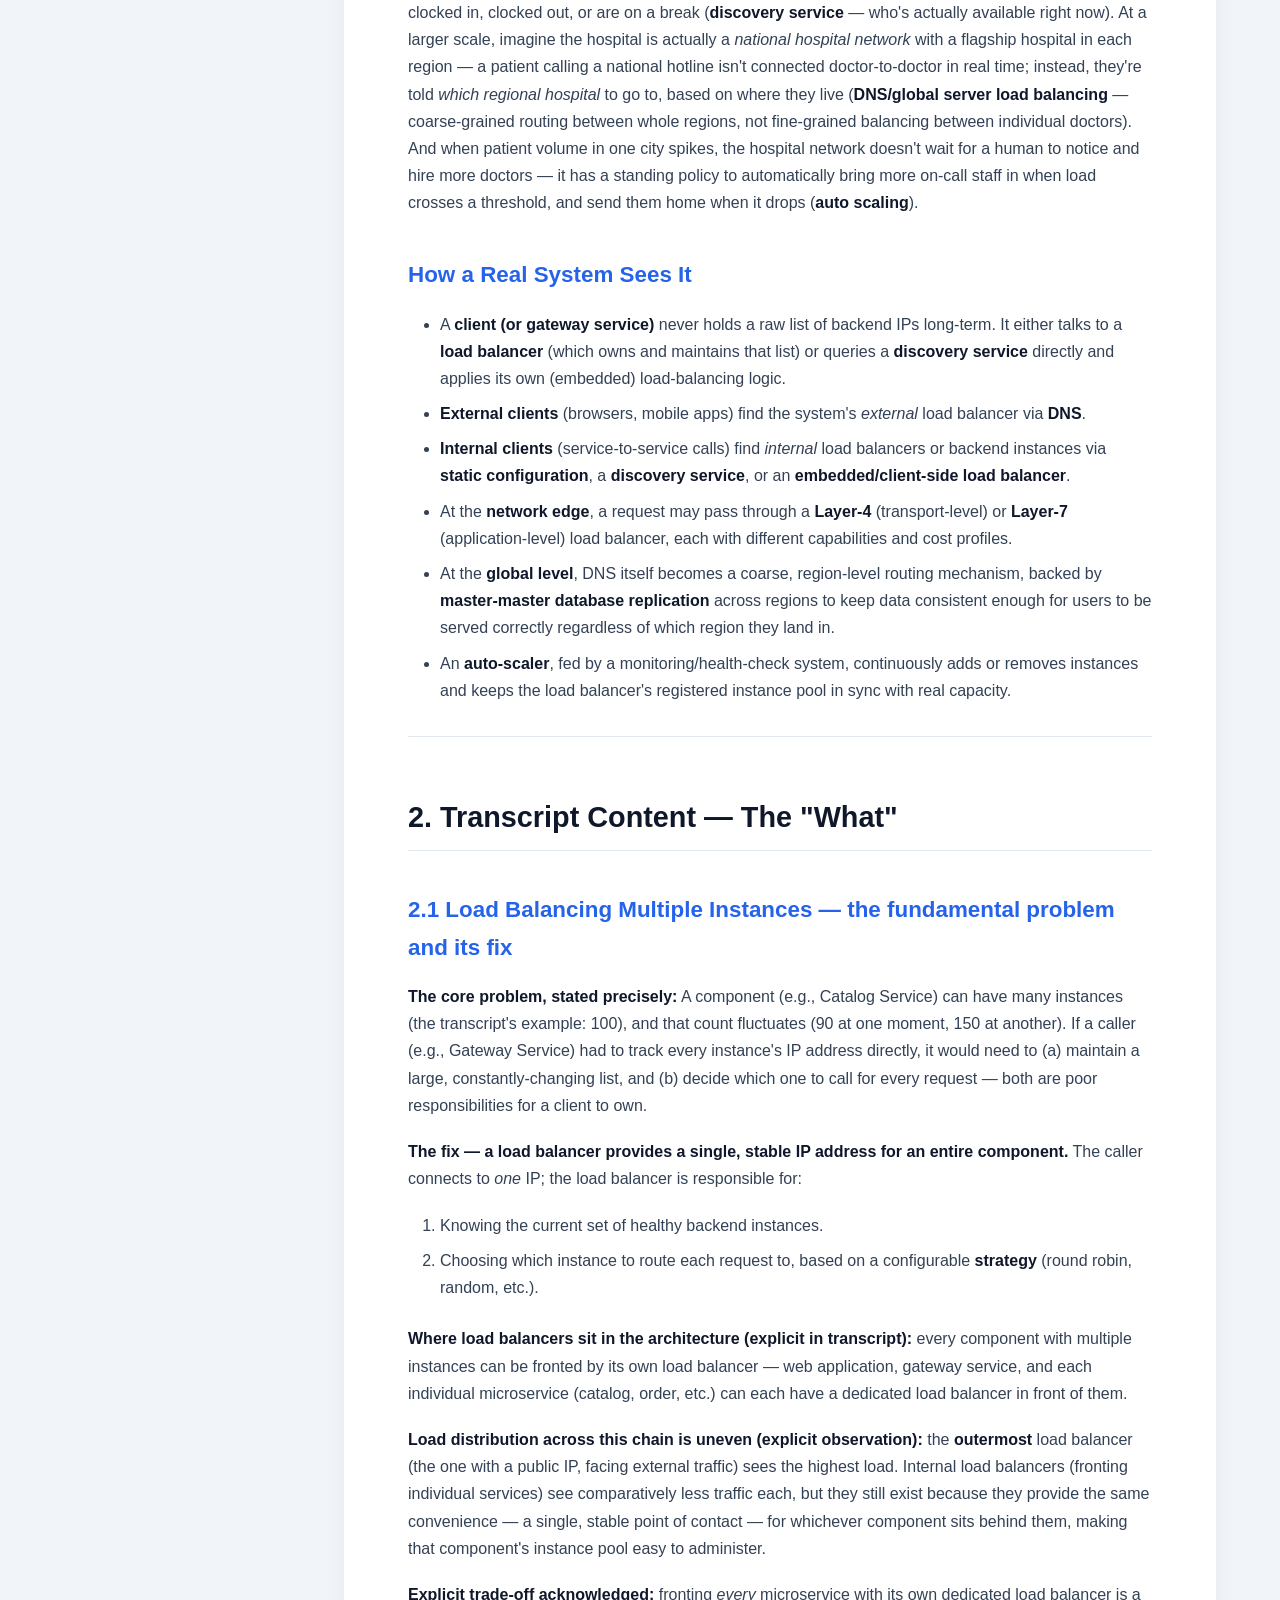
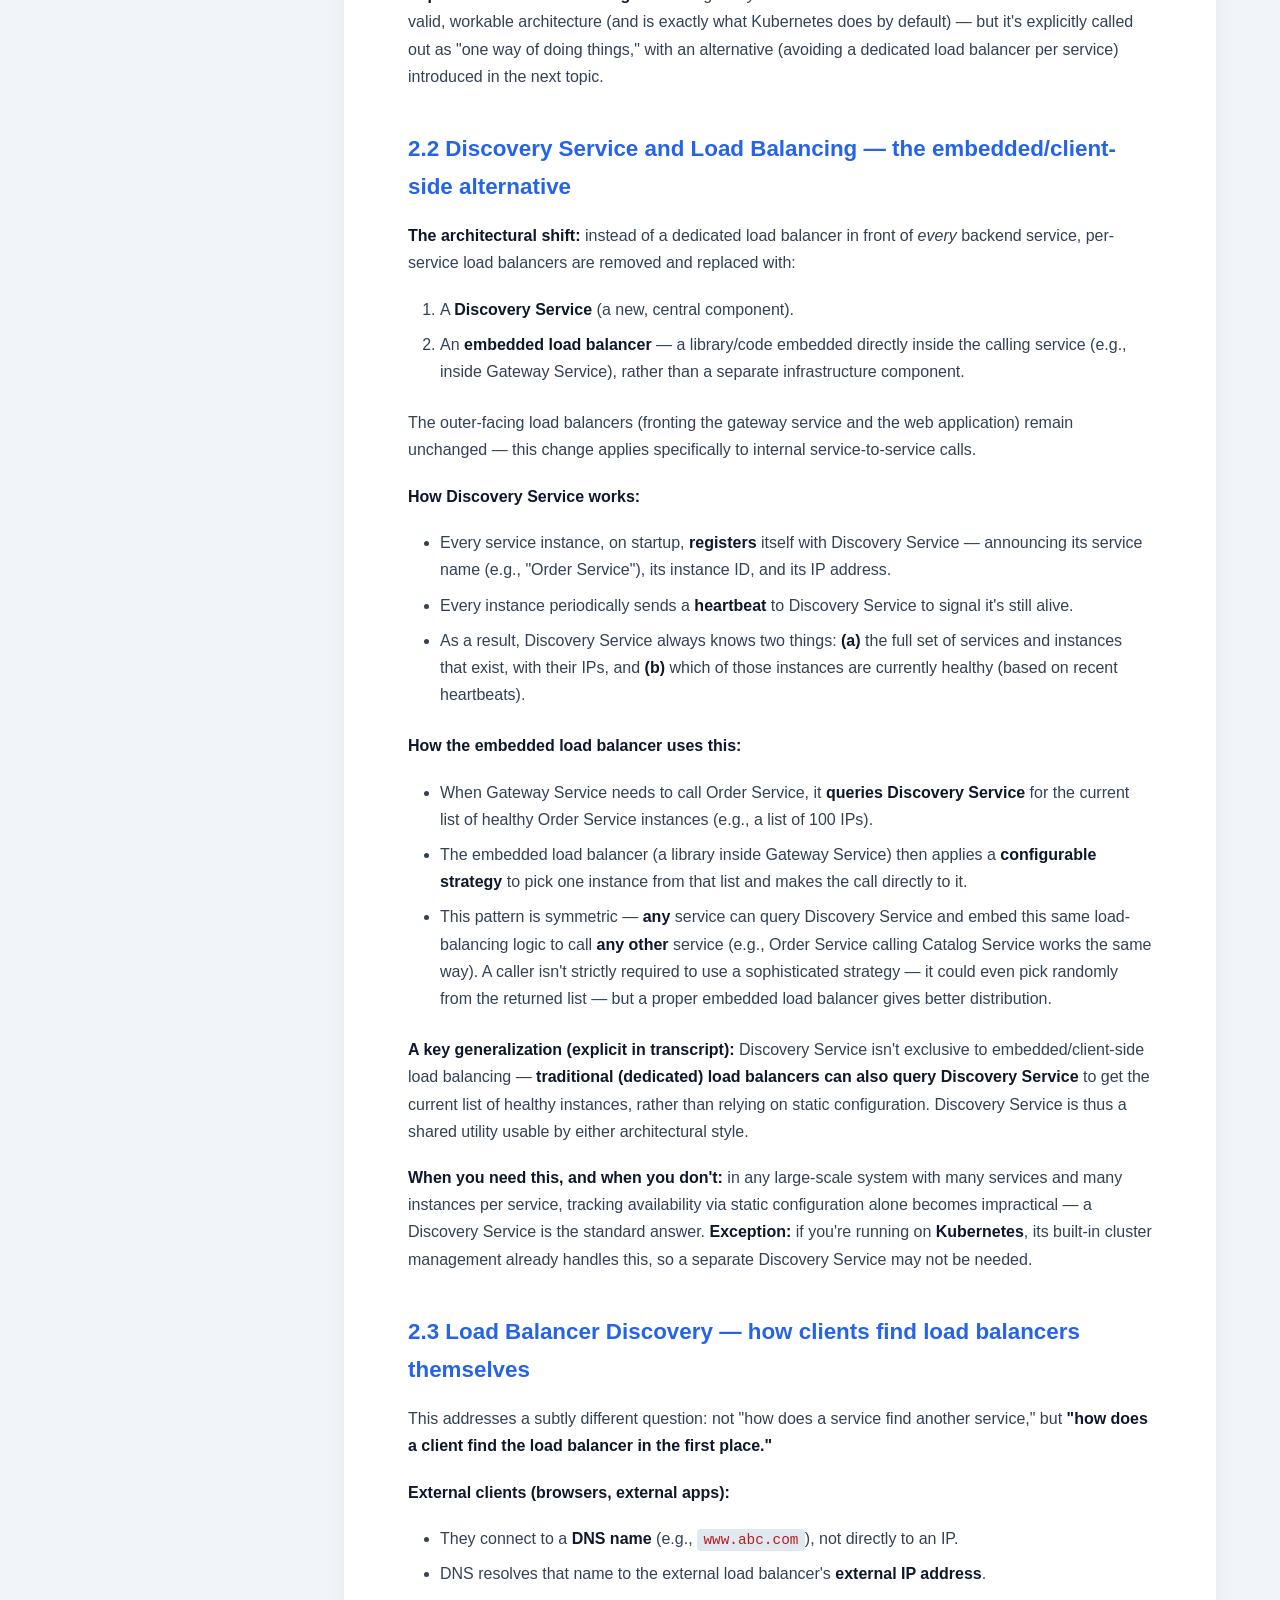
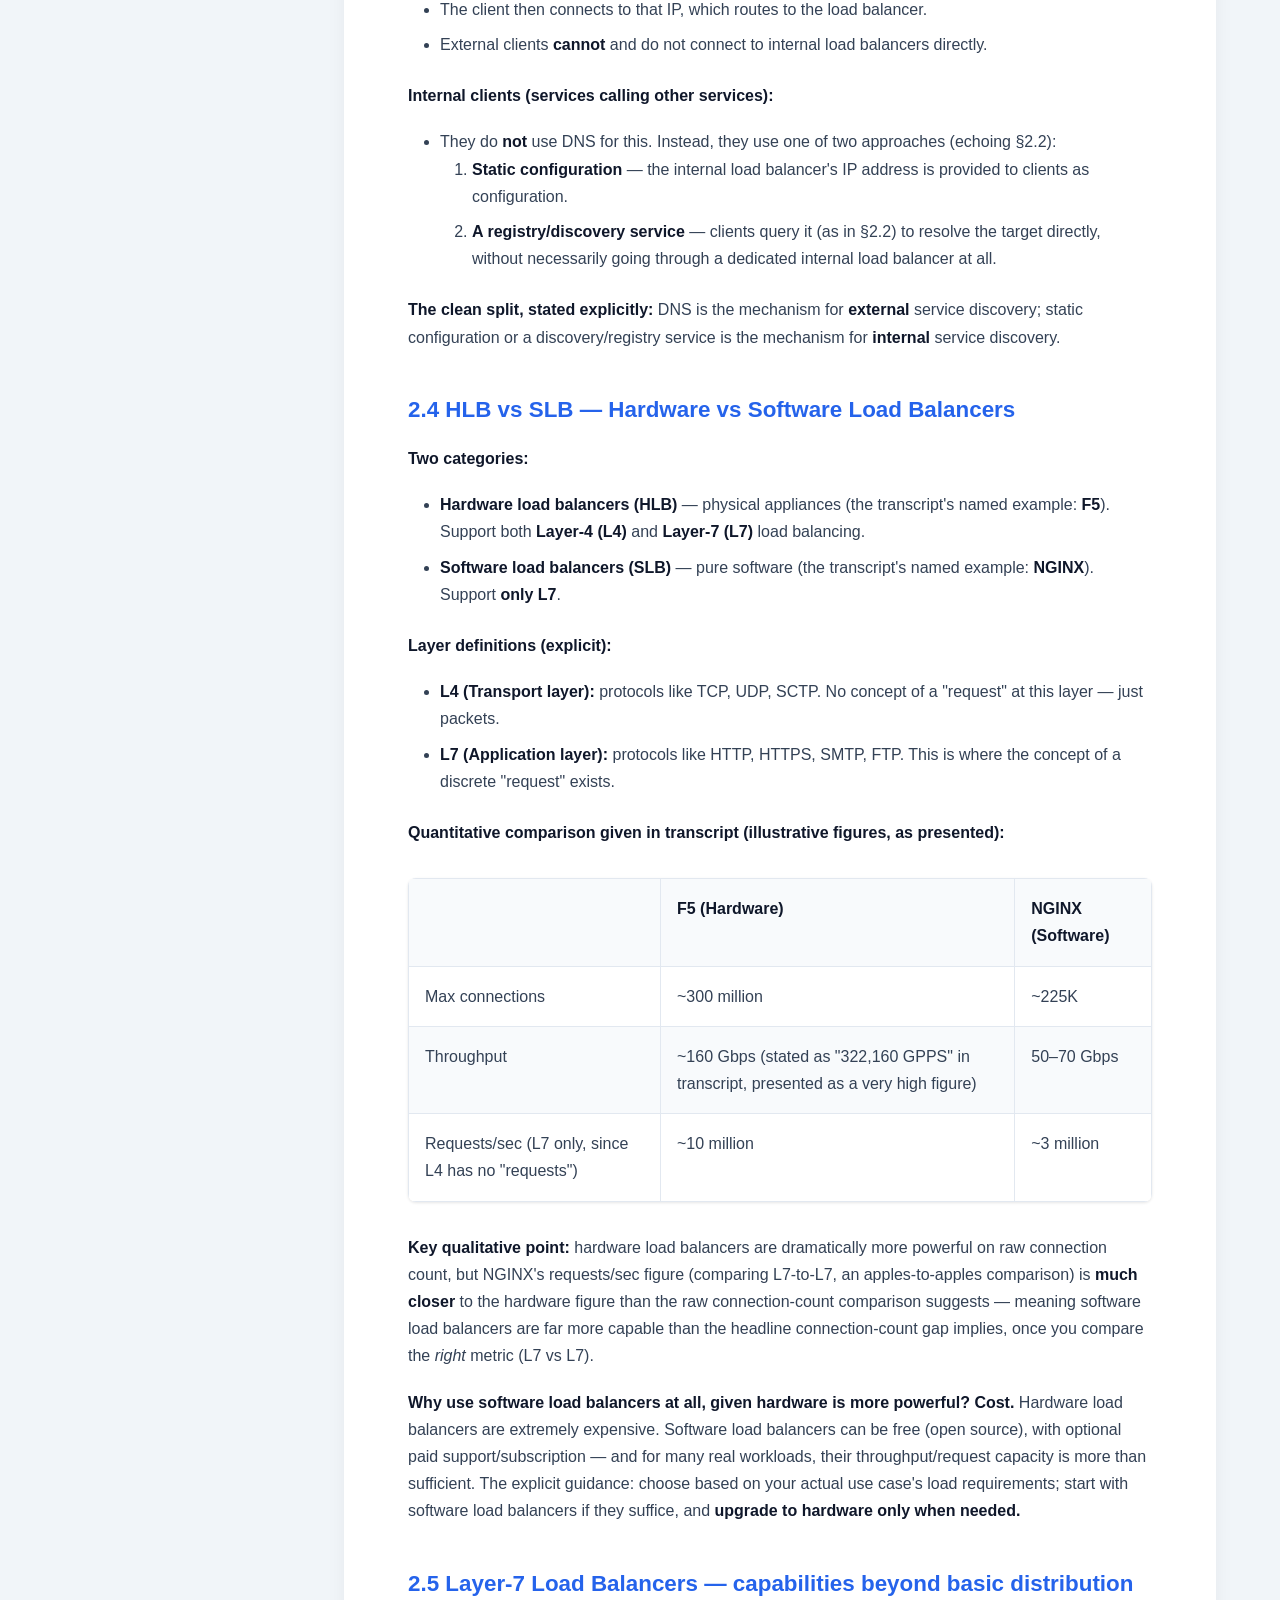
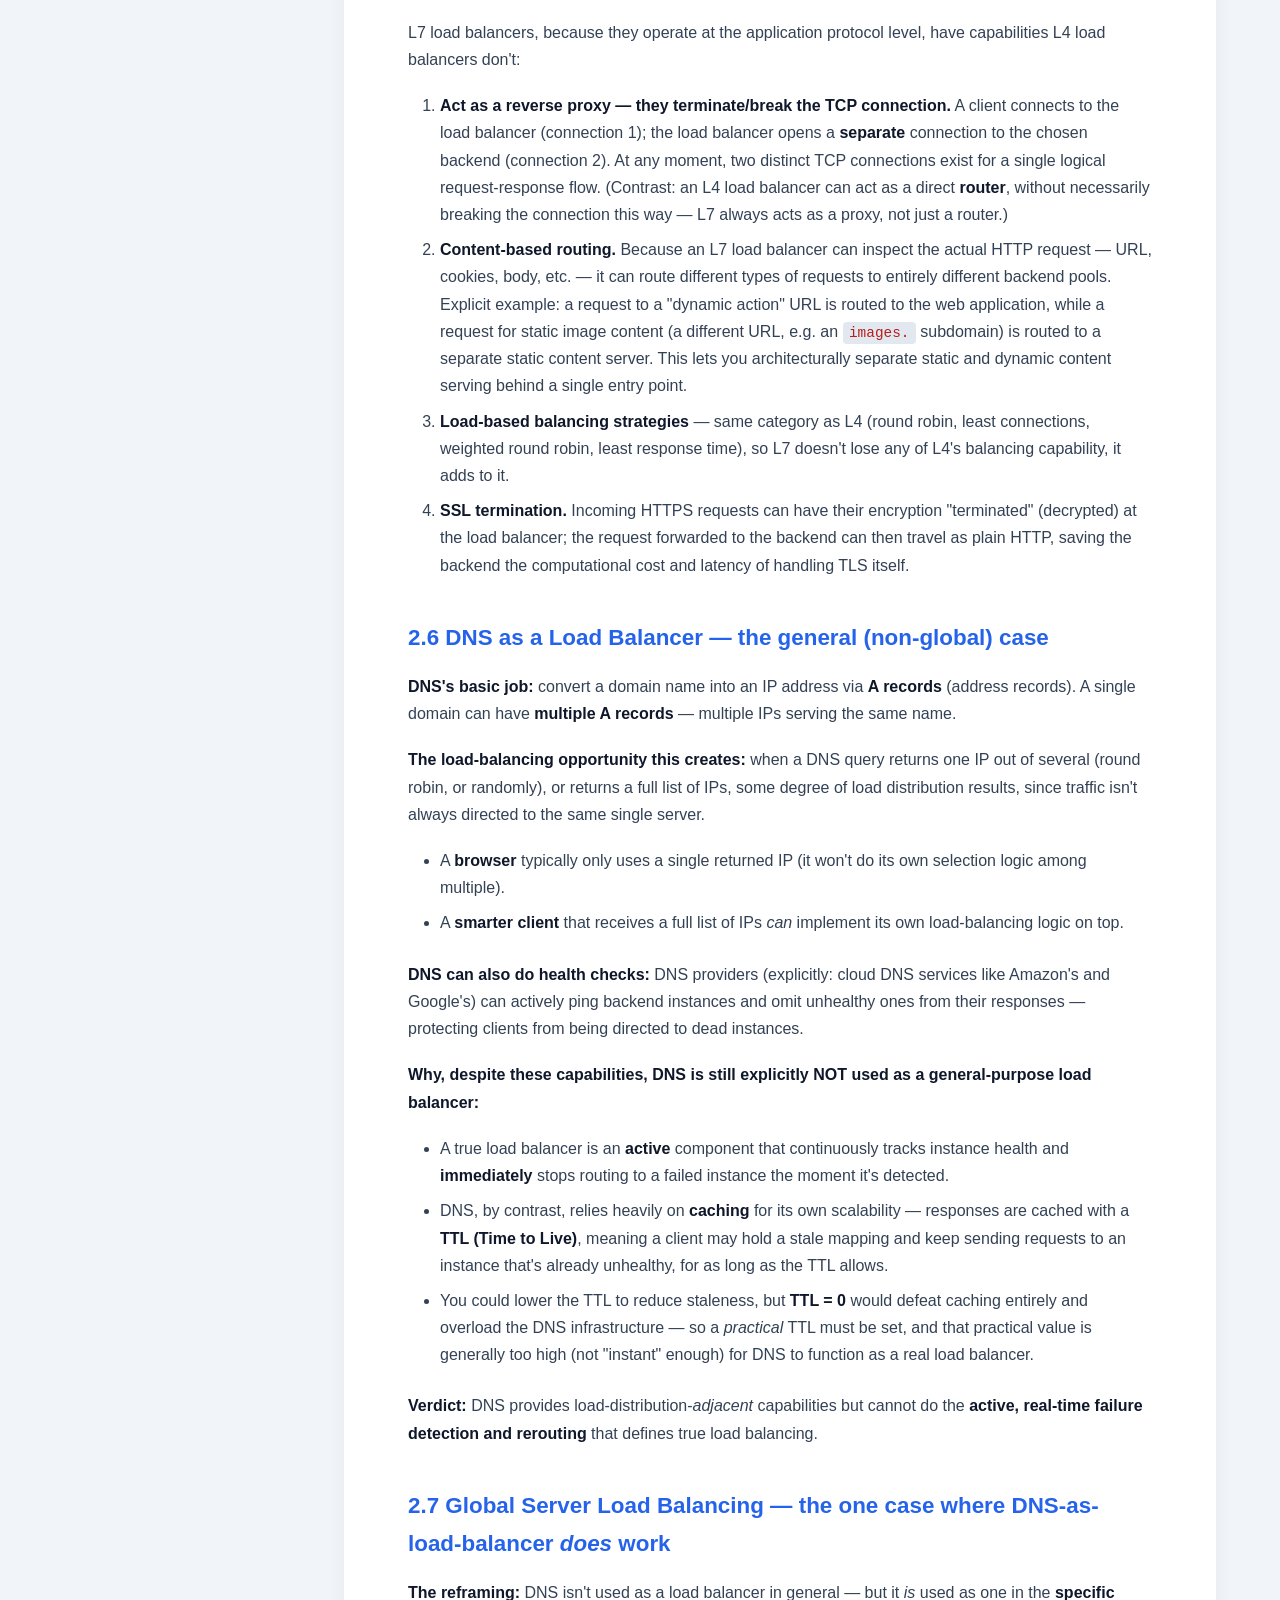
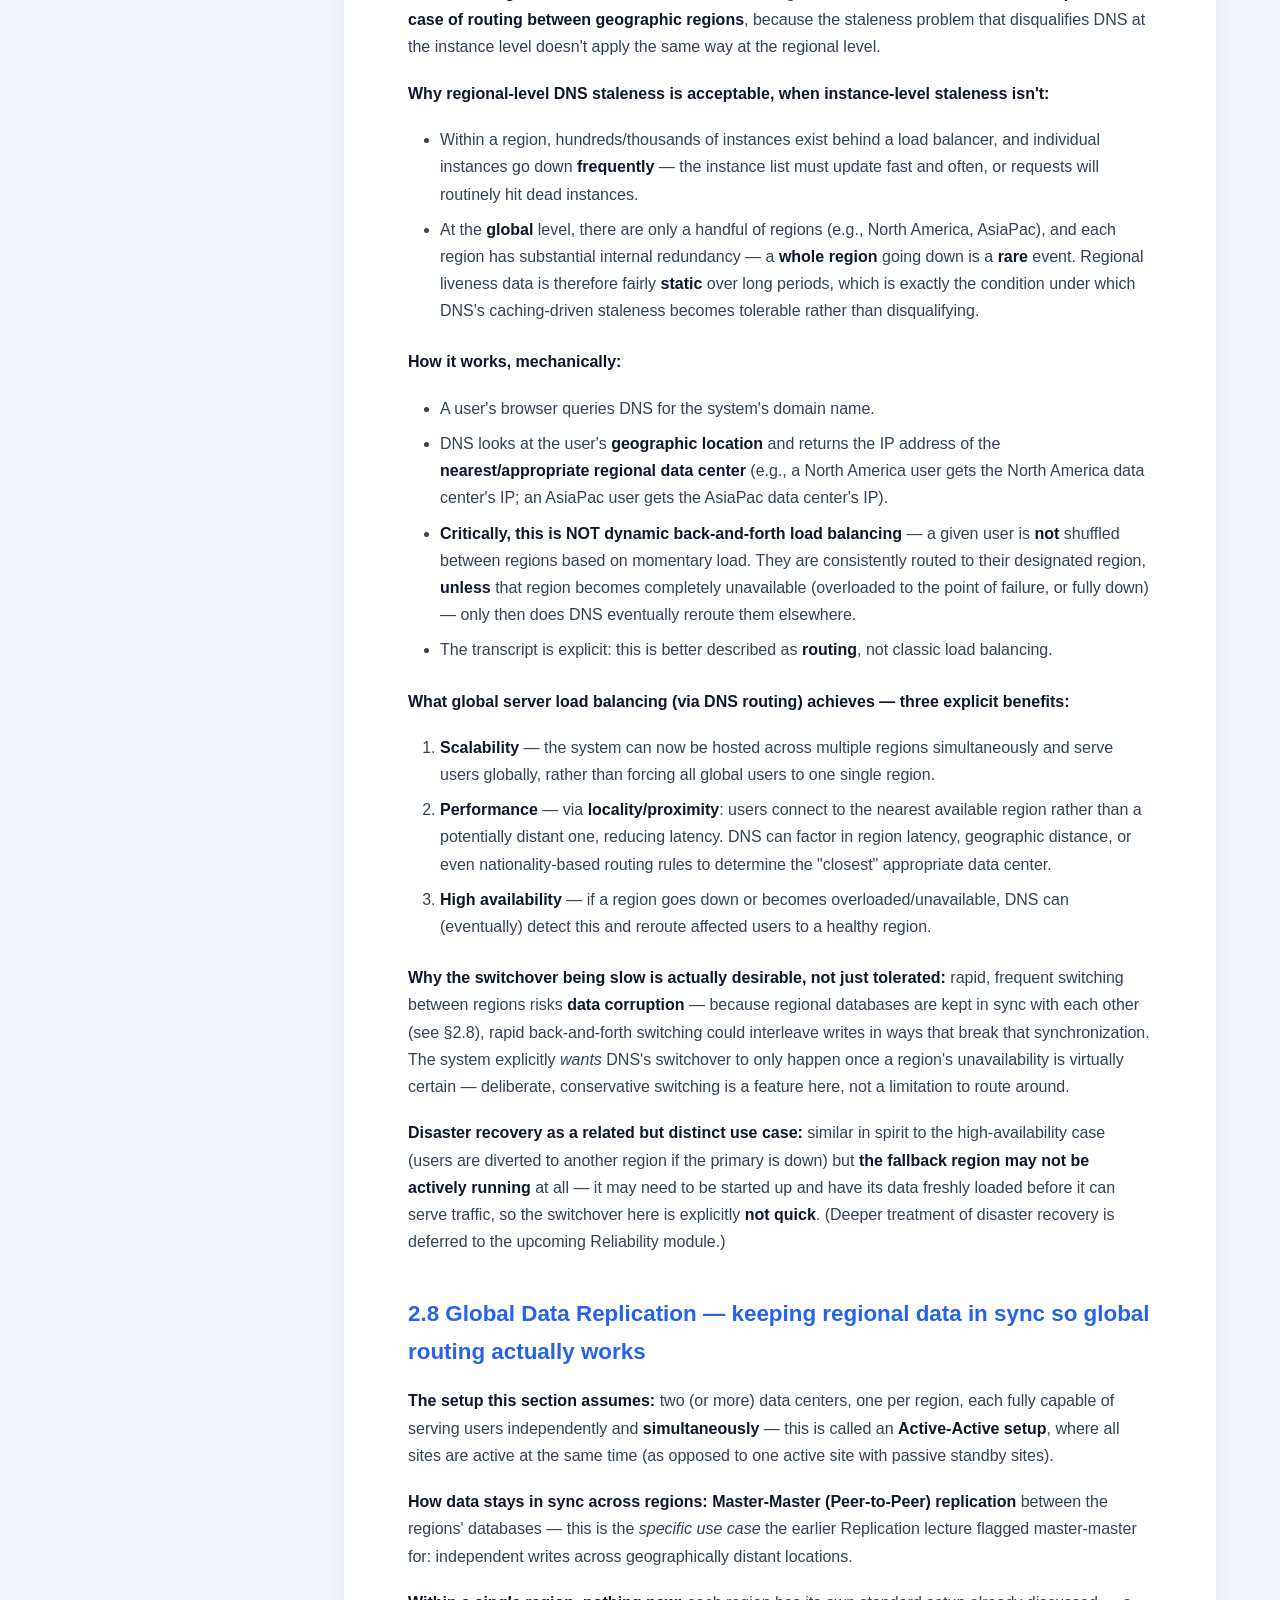
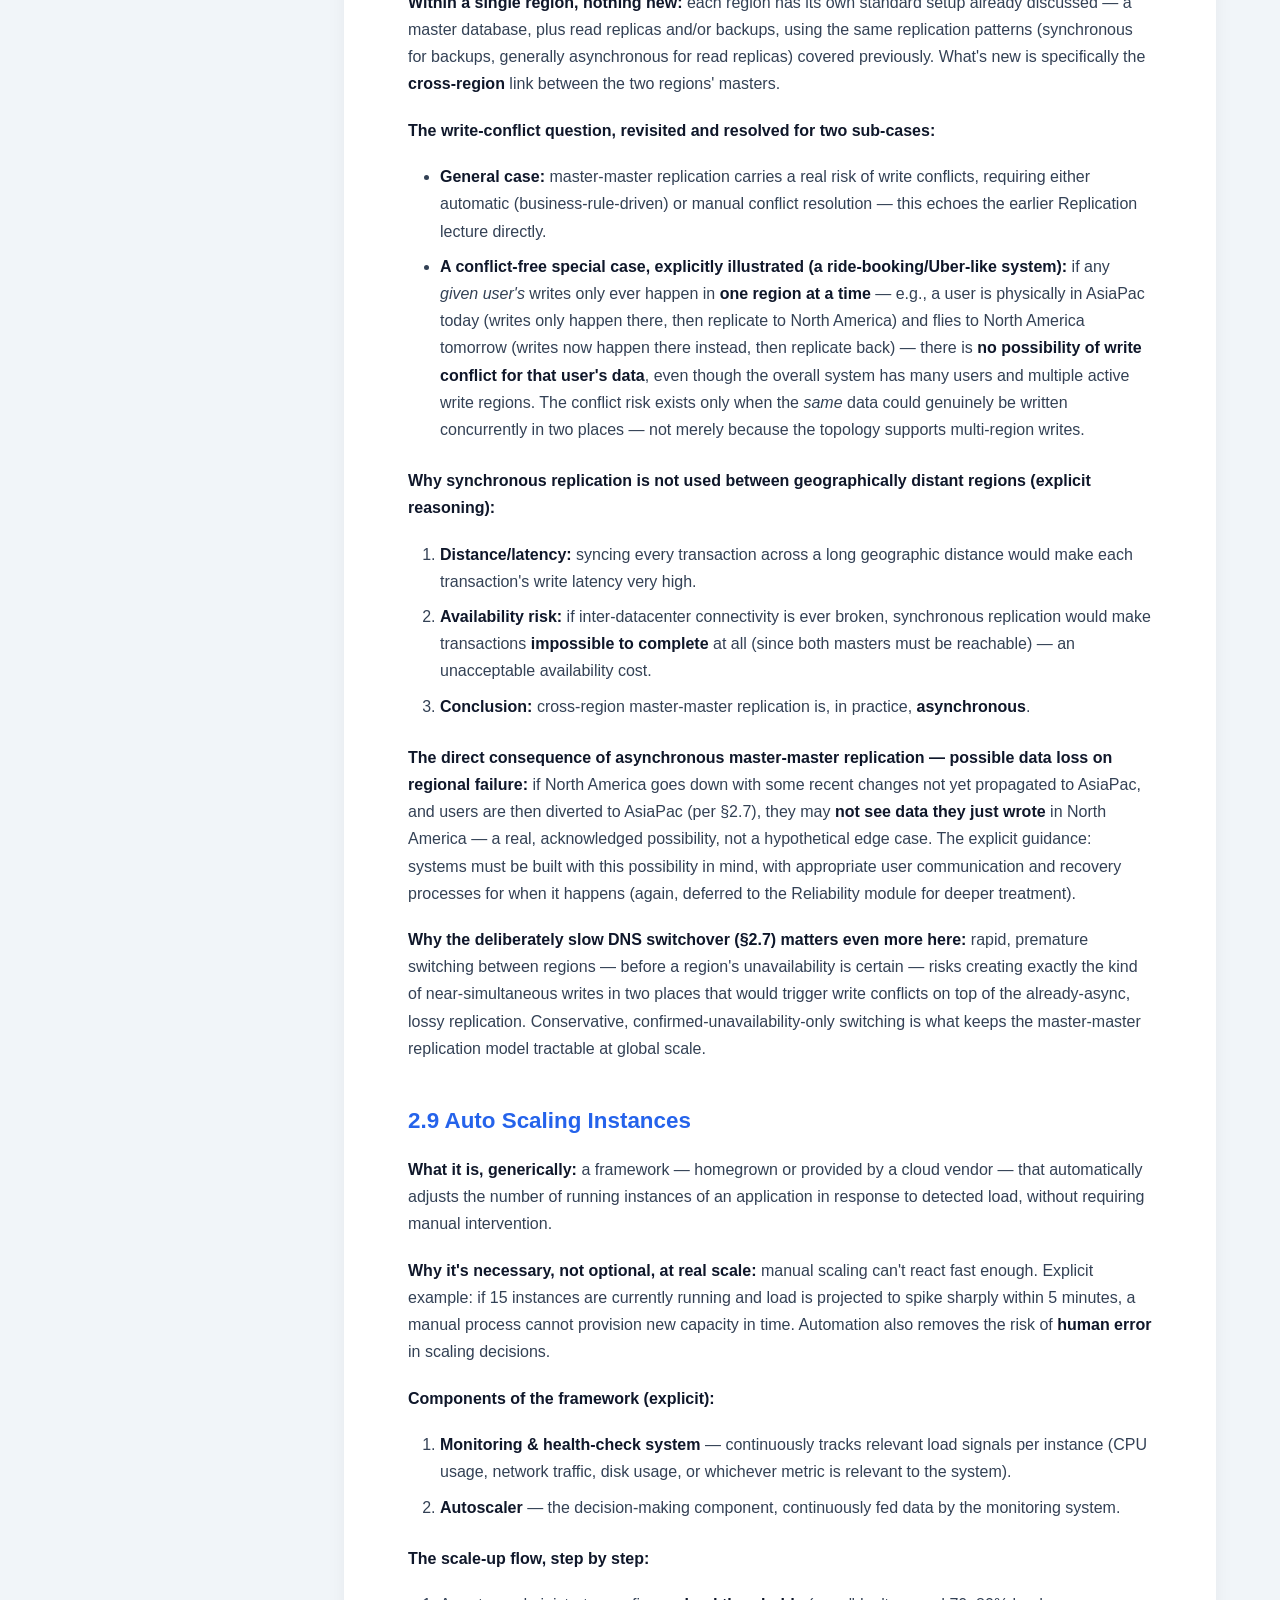
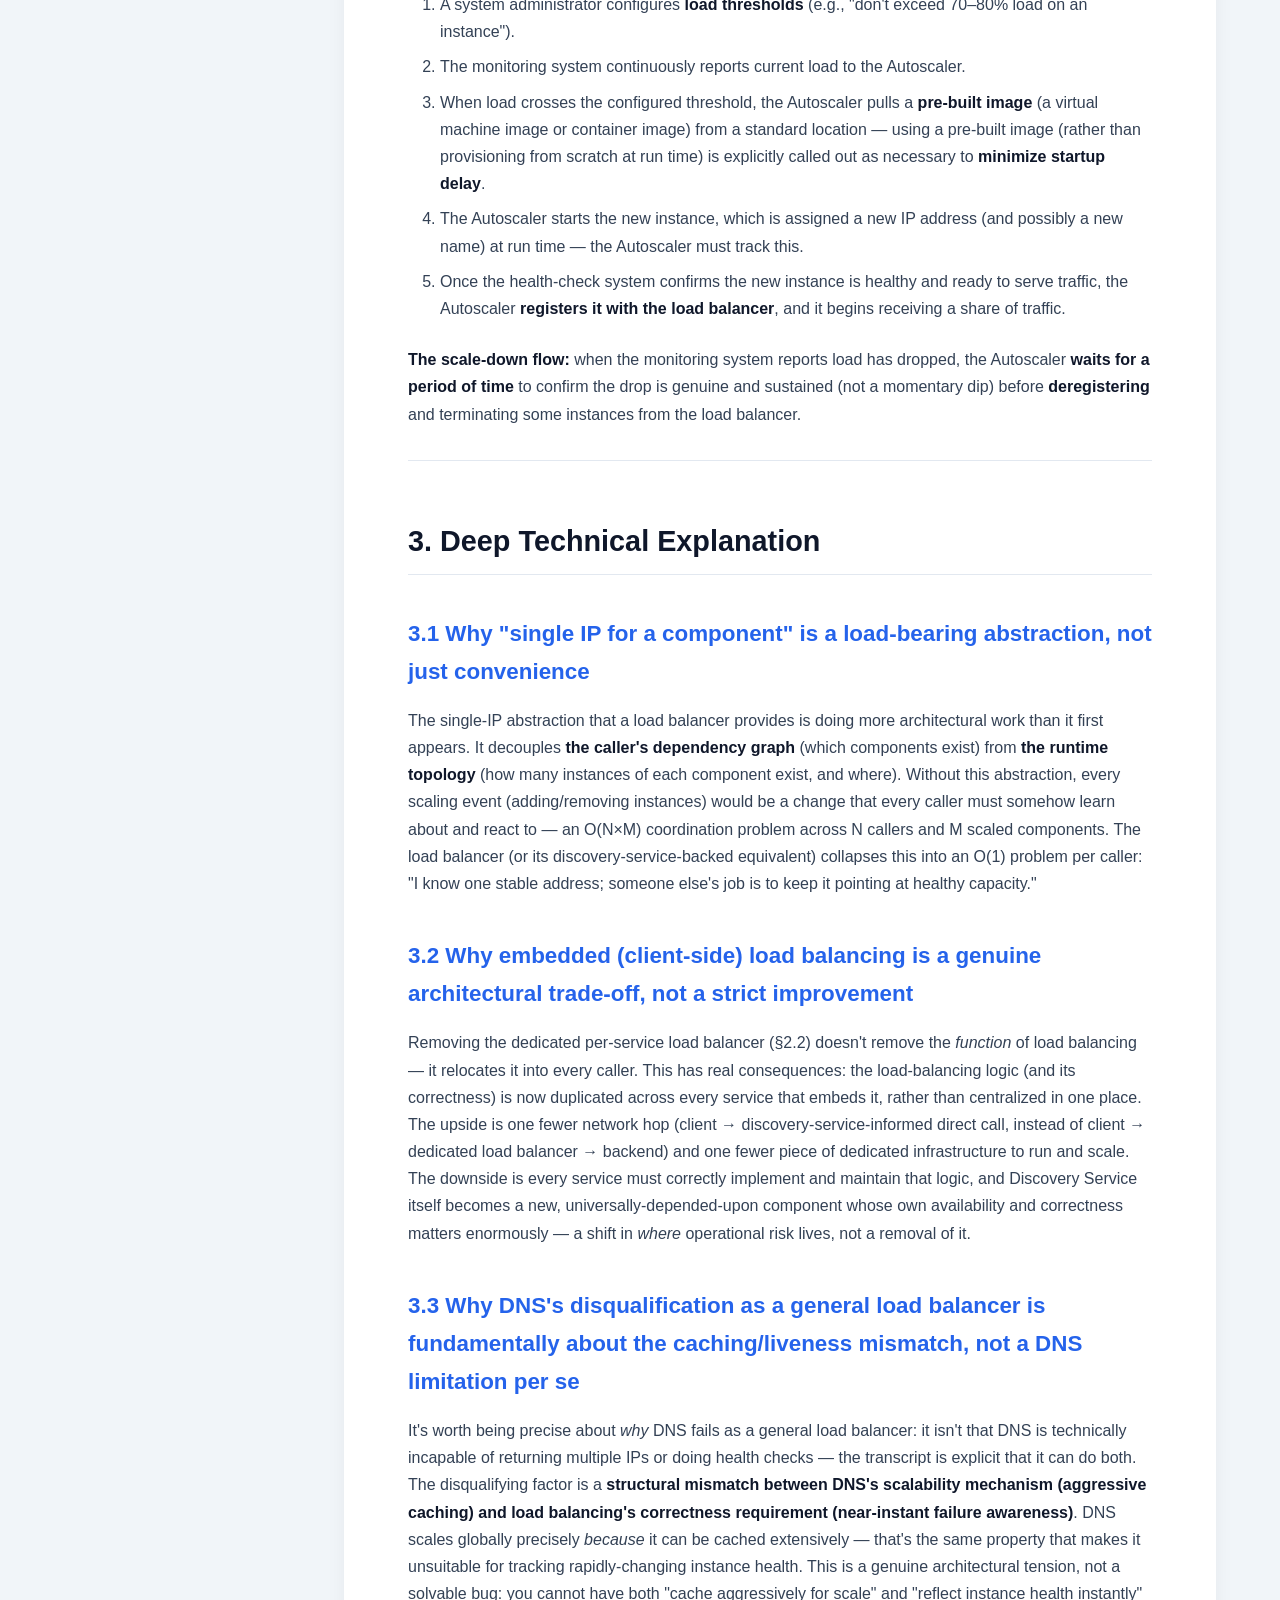
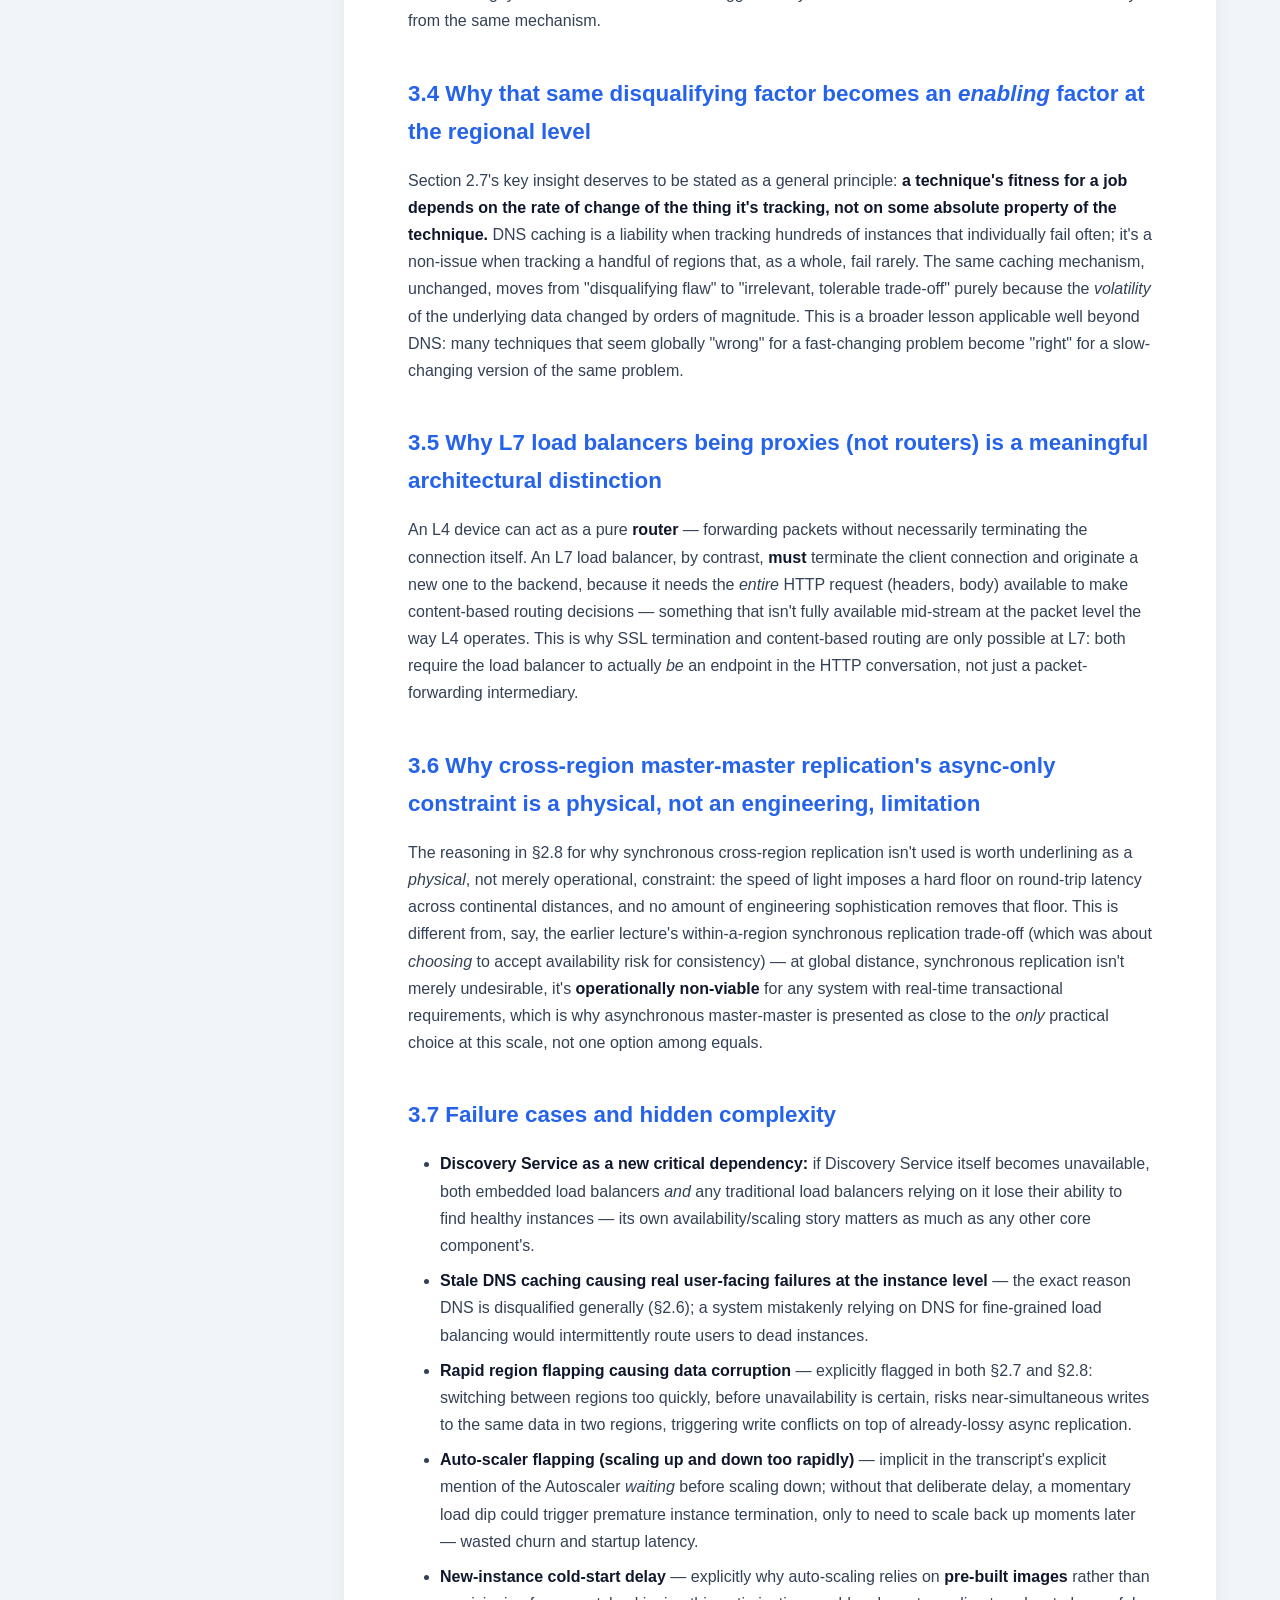
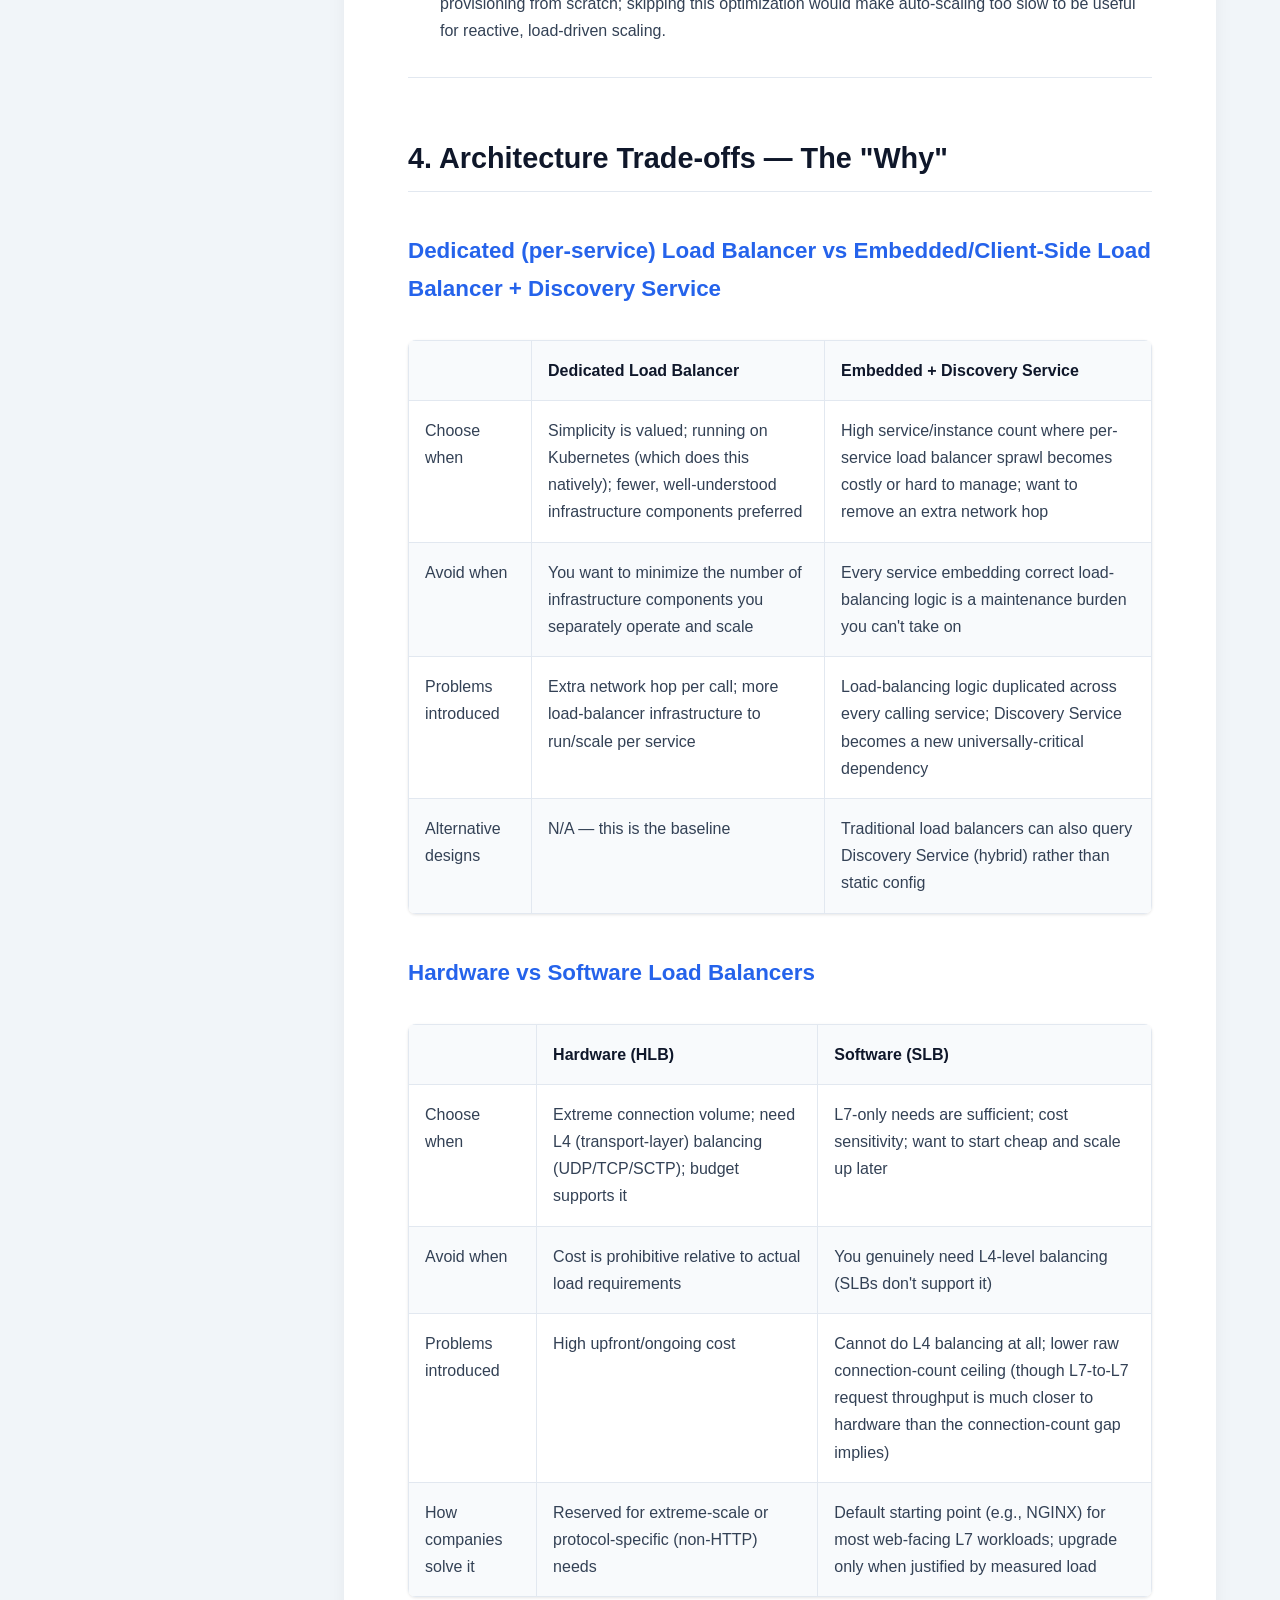
<file: Scalibility/Load Balancing at Scale.html>
<!DOCTYPE html>
<html lang="en">
<head>
    <meta charset="UTF-8">
    <meta name="viewport" content="width=device-width, initial-scale=1.0">
    <title>Load Balancing at Scale — From a Single Instance to Global Traffic Routing</title>
    <style>
        :root {
            --sidebar-bg: #0f172a;
            --sidebar-hover: #1e293b;
            --sidebar-text: #94a3b8;
            --sidebar-text-hover: #f8fafc;
            --bg-color: #f1f5f9;
            --card-bg: #ffffff;
            --text-main: #334155;
            --heading-color: #0f172a;
            --primary-accent: #2563eb;
            --code-bg: #1e293b;
            --code-text: #e2e8f0;
            --inline-code-bg: #e2e8f0;
            --inline-code-text: #b91c1c;
            --border-color: #e2e8f0;
        }

        html {
            scroll-behavior: smooth;
        }

        body {
            margin: 0;
            padding: 0;
            font-family: 'Inter', -apple-system, BlinkMacSystemFont, "Segoe UI", Roboto, Helvetica, Arial, sans-serif;
            background-color: var(--bg-color);
            color: var(--text-main);
            display: flex;
            line-height: 1.7;
        }

        /* Sidebar Navigation */
        .sidebar {
            width: 280px;
            height: 100vh;
            background-color: var(--sidebar-bg);
            position: fixed;
            top: 0;
            left: 0;
            overflow-y: auto;
            padding: 2rem 1rem;
            box-sizing: border-box;
            border-right: 1px solid #1e293b;
        }

        .sidebar h2 {
            color: #ffffff;
            font-size: 1.2rem;
            margin-bottom: 1.5rem;
            padding-left: 1rem;
            text-transform: uppercase;
            letter-spacing: 1px;
        }

        .sidebar ul {
            list-style: none;
            padding: 0;
            margin: 0;
        }

        .sidebar li {
            margin-bottom: 0.5rem;
        }

        .sidebar a {
            display: block;
            padding: 0.75rem 1rem;
            color: var(--sidebar-text);
            text-decoration: none;
            border-radius: 8px;
            font-weight: 500;
            transition: all 0.2s ease;
        }

        .sidebar a:hover {
            background-color: var(--sidebar-hover);
            color: var(--sidebar-text-hover);
            padding-left: 1.25rem;
        }

        /* Main Content Area */
        .content-wrapper {
            margin-left: 280px;
            padding: 3rem 5%;
            width: calc(100% - 280px);
            box-sizing: border-box;
        }

        .content {
            background: var(--card-bg);
            padding: 3rem 4rem;
            border-radius: 16px;
            box-shadow: 0 4px 20px rgba(0, 0, 0, 0.05);
            max-width: 1000px;
            margin: 0 auto;
        }

        /* Typography */
        h1, h2, h3, h4 {
            color: var(--heading-color);
            margin-top: 2.5rem;
            margin-bottom: 1rem;
            font-weight: 700;
        }

        h1 {
            font-size: 2.5rem;
            margin-top: 0;
            padding-bottom: 1rem;
            border-bottom: 3px solid var(--primary-accent);
        }

        h2 {
            font-size: 1.8rem;
            padding-bottom: 0.5rem;
            border-bottom: 1px solid var(--border-color);
            padding-top: 1rem;
        }

        h3 {
            font-size: 1.4rem;
            color: var(--primary-accent);
        }

        h4 {
            font-size: 1.1rem;
            color: var(--heading-color);
        }

        p {
            margin-bottom: 1.2rem;
        }

        strong {
            color: var(--heading-color);
        }

        /* Code Blocks */
        pre {
            background-color: var(--code-bg);
            color: var(--code-text);
            padding: 1.5rem;
            border-radius: 8px;
            overflow-x: auto;
            font-family: 'Fira Code', 'Courier New', Courier, monospace;
            font-size: 0.95rem;
            line-height: 1.5;
            box-shadow: inset 0 2px 4px rgba(0,0,0,0.1);
        }

        code {
            background-color: var(--inline-code-bg);
            color: var(--inline-code-text);
            padding: 0.2rem 0.4rem;
            border-radius: 4px;
            font-family: 'Fira Code', 'Courier New', Courier, monospace;
            font-size: 0.9em;
        }

        pre code {
            background-color: transparent;
            color: inherit;
            padding: 0;
        }

        /* Tables */
        table {
            width: 100%;
            border-collapse: collapse;
            margin: 2rem 0;
            background-color: #ffffff;
            border-radius: 8px;
            overflow: hidden;
            box-shadow: 0 1px 3px rgba(0,0,0,0.1);
        }

        th, td {
            padding: 1rem;
            text-align: left;
            border: 1px solid var(--border-color);
            vertical-align: top;
        }

        th {
            background-color: #f8fafc;
            color: var(--heading-color);
            font-weight: 600;
        }

        tr:nth-child(even) {
            background-color: #f8fafc;
        }

        /* Lists */
        ul, ol {
            margin-bottom: 1.5rem;
            padding-left: 2rem;
        }

        li {
            margin-bottom: 0.5rem;
        }

        hr {
            border: 0;
            border-top: 1px solid var(--border-color);
            margin: 2rem 0;
        }

        /* Callouts / Highlight Box */
        .highlight-box {
            background-color: #eff6ff;
            border-left: 4px solid var(--primary-accent);
            padding: 1.5rem;
            margin: 1.5rem 0;
            border-radius: 0 8px 8px 0;
        }

        /* Responsive Design */
        @media (max-width: 900px) {
            .sidebar {
                width: 100%;
                height: auto;
                position: relative;
                padding: 1rem;
            }
            .content-wrapper {
                margin-left: 0;
                width: 100%;
                padding: 1rem;
            }
            .content {
                padding: 1.5rem;
            }
            h1 {
                font-size: 2rem;
            }
        }
    </style>
</head>
<body>

    <!-- Vertical Sidebar -->
    <nav class="sidebar">
        <h2>Contents</h2>
        <ul>
            <li><a href="#intro">Context & Scope</a></li>
            <li><a href="#core-concept">1. Core Concept & Intuition</a></li>
            <li><a href="#transcript-content">2. Transcript Content</a></li>
            <li><a href="#deep-technical">3. Deep Technical Explanation</a></li>
            <li><a href="#architecture-tradeoffs">4. Architecture Trade-offs</a></li>
            <li><a href="#production-perspective">5. Production System Perspective</a></li>
            <li><a href="#system-design">6. System Design Perspective</a></li>
            <li><a href="#performance-analysis">7. Performance Analysis</a></li>
            <li><a href="#real-world-examples">8. Real-World Architecture Examples</a></li>
            <li><a href="#architecture-diagrams">9. Architecture Diagrams</a></li>
            <li><a href="#interview-questions">10. Interview Questions</a></li>
            <li><a href="#common-mistakes">11. Common Mistakes & Misconceptions</a></li>
            <li><a href="#connections">12. Connections to Other Topics</a></li>
        </ul>
    </nav>

    <!-- Main Content -->
    <main class="content-wrapper">
        <div class="content">

            <div id="intro">
                <h1>Load Balancing at Scale</h1>
                <h2 style="margin-top: -10px; margin-bottom: 0.5rem;">From a Single Instance to Global Traffic Routing</h2>
                
                <div class="highlight-box">
                    <p><strong>Syllabus scope:</strong> Load balancing multiple instances → Discovery service and load balancing → Load balancer discovery → HLB vs SLB → Layer-7 load balancers → DNS as load balancer → Global server load balancing → Global data replication → Auto scaling instances. This closes out the entire Scalability module.</p>
                    <p><strong>Assumed baseline:</strong> Replication (web/service/DB), specialized services + gateway pattern, asynchronous processing, caching for scalability, vertical/horizontal database partitioning (including master-master replication and its write-conflict trade-offs, from the earlier Replication lecture).</p>
                    <p><strong>Deferred to later modules (not deep-dived here):</strong> The full Micro-Services Architecture module (SOA formalisms, Transactions in Micro-Services, SAGA/compensating transactions, event-driven transactions, NoSQL/Kafka-scale systems) — Doc 15 explicitly defers deeper reliability/failover treatment (disaster recovery, database reliability) to the upcoming Reliability module.</p>
                </div>
                <hr>
            </div>

            <h2 id="core-concept">1. Core Concept & Intuition</h2>
            
            <h3>One-Sentence Definition</h3>
            <p>Load balancing is the general problem of routing a request to <em>one</em> of many interchangeable instances of a component without the caller needing to track which instances exist or are healthy — a problem solved differently depending on scope (a single service vs. an entire global region), each solution trading off responsiveness, cost, and operational simplicity differently.</p>

            <h3>Why This Concept Exists</h3>
            <p>Every scaling technique covered so far (replication, partitioning) produces the <em>same</em> structural side effect: <strong>one logical component now has many physical instances</strong>, and that instance count <strong>changes constantly</strong> — instances crash, get added by auto-scaling, or get manually resized. A caller that has to track "which of these 100 IP addresses is currently alive and which one should I use <em>right now</em>" is solving a distributed-systems problem that has nothing to do with its actual business logic. The industry needed a way to <strong>decouple "what am I calling" from "which specific instance am I calling"</strong> — and needed that decoupling to work correctly at every scale, from a single service's instance pool up to routing users to the correct continent.</p>

            <h3>Architecture Analogy</h3>
            <p>Think of a <strong>large hospital's central switchboard</strong>. A patient calling in doesn't know (and shouldn't need to know) which specific doctor on which specific floor is free right now — they dial one number, and the switchboard (load balancer) figures out who to connect them to, based on who's available and how busy each department is. The switchboard operator also needs to know, in real time, which doctors have clocked in, clocked out, or are on a break (<strong>discovery service</strong> — who's actually available right now). At a larger scale, imagine the hospital is actually a <em>national hospital network</em> with a flagship hospital in each region — a patient calling a national hotline isn't connected doctor-to-doctor in real time; instead, they're told <em>which regional hospital</em> to go to, based on where they live (<strong>DNS/global server load balancing</strong> — coarse-grained routing between whole regions, not fine-grained balancing between individual doctors). And when patient volume in one city spikes, the hospital network doesn't wait for a human to notice and hire more doctors — it has a standing policy to automatically bring more on-call staff in when load crosses a threshold, and send them home when it drops (<strong>auto scaling</strong>).</p>

            <h3>How a Real System Sees It</h3>
            <ul>
                <li>A <strong>client (or gateway service)</strong> never holds a raw list of backend IPs long-term. It either talks to a <strong>load balancer</strong> (which owns and maintains that list) or queries a <strong>discovery service</strong> directly and applies its own (embedded) load-balancing logic.</li>
                <li><strong>External clients</strong> (browsers, mobile apps) find the system's <em>external</em> load balancer via <strong>DNS</strong>.</li>
                <li><strong>Internal clients</strong> (service-to-service calls) find <em>internal</em> load balancers or backend instances via <strong>static configuration</strong>, a <strong>discovery service</strong>, or an <strong>embedded/client-side load balancer</strong>.</li>
                <li>At the <strong>network edge</strong>, a request may pass through a <strong>Layer-4</strong> (transport-level) or <strong>Layer-7</strong> (application-level) load balancer, each with different capabilities and cost profiles.</li>
                <li>At the <strong>global level</strong>, DNS itself becomes a coarse, region-level routing mechanism, backed by <strong>master-master database replication</strong> across regions to keep data consistent enough for users to be served correctly regardless of which region they land in.</li>
                <li>An <strong>auto-scaler</strong>, fed by a monitoring/health-check system, continuously adds or removes instances and keeps the load balancer's registered instance pool in sync with real capacity.</li>
            </ul>

            <hr>

            <h2 id="transcript-content">2. Transcript Content — The "What"</h2>
            
            <h3>2.1 Load Balancing Multiple Instances — the fundamental problem and its fix</h3>

            <p><strong>The core problem, stated precisely:</strong> A component (e.g., Catalog Service) can have many instances (the transcript's example: 100), and that count fluctuates (90 at one moment, 150 at another). If a caller (e.g., Gateway Service) had to track every instance's IP address directly, it would need to (a) maintain a large, constantly-changing list, and (b) decide which one to call for every request — both are poor responsibilities for a client to own.</p>

            <p><strong>The fix — a load balancer provides a single, stable IP address for an entire component.</strong> The caller connects to <em>one</em> IP; the load balancer is responsible for:</p>
            <ol>
                <li>Knowing the current set of healthy backend instances.</li>
                <li>Choosing which instance to route each request to, based on a configurable <strong>strategy</strong> (round robin, random, etc.).</li>
            </ol>

            <p><strong>Where load balancers sit in the architecture (explicit in transcript):</strong> every component with multiple instances can be fronted by its own load balancer — web application, gateway service, and each individual microservice (catalog, order, etc.) can each have a dedicated load balancer in front of them.</p>

            <p><strong>Load distribution across this chain is uneven (explicit observation):</strong> the <strong>outermost</strong> load balancer (the one with a public IP, facing external traffic) sees the highest load. Internal load balancers (fronting individual services) see comparatively less traffic each, but they still exist because they provide the same convenience — a single, stable point of contact — for whichever component sits behind them, making that component's instance pool easy to administer.</p>

            <p><strong>Explicit trade-off acknowledged:</strong> fronting <em>every</em> microservice with its own dedicated load balancer is a valid, workable architecture (and is exactly what Kubernetes does by default) — but it's explicitly called out as "one way of doing things," with an alternative (avoiding a dedicated load balancer per service) introduced in the next topic.</p>

            <h3>2.2 Discovery Service and Load Balancing — the embedded/client-side alternative</h3>

            <p><strong>The architectural shift:</strong> instead of a dedicated load balancer in front of <em>every</em> backend service, per-service load balancers are removed and replaced with:</p>
            <ol>
                <li>A <strong>Discovery Service</strong> (a new, central component).</li>
                <li>An <strong>embedded load balancer</strong> — a library/code embedded directly inside the calling service (e.g., inside Gateway Service), rather than a separate infrastructure component.</li>
            </ol>

            <p>The outer-facing load balancers (fronting the gateway service and the web application) remain unchanged — this change applies specifically to internal service-to-service calls.</p>

            <p><strong>How Discovery Service works:</strong></p>
            <ul>
                <li>Every service instance, on startup, <strong>registers</strong> itself with Discovery Service — announcing its service name (e.g., "Order Service"), its instance ID, and its IP address.</li>
                <li>Every instance periodically sends a <strong>heartbeat</strong> to Discovery Service to signal it's still alive.</li>
                <li>As a result, Discovery Service always knows two things: <strong>(a)</strong> the full set of services and instances that exist, with their IPs, and <strong>(b)</strong> which of those instances are currently healthy (based on recent heartbeats).</li>
            </ul>

            <p><strong>How the embedded load balancer uses this:</strong></p>
            <ul>
                <li>When Gateway Service needs to call Order Service, it <strong>queries Discovery Service</strong> for the current list of healthy Order Service instances (e.g., a list of 100 IPs).</li>
                <li>The embedded load balancer (a library inside Gateway Service) then applies a <strong>configurable strategy</strong> to pick one instance from that list and makes the call directly to it.</li>
                <li>This pattern is symmetric — <strong>any</strong> service can query Discovery Service and embed this same load-balancing logic to call <strong>any other</strong> service (e.g., Order Service calling Catalog Service works the same way). A caller isn't strictly required to use a sophisticated strategy — it could even pick randomly from the returned list — but a proper embedded load balancer gives better distribution.</li>
            </ul>

            <p><strong>A key generalization (explicit in transcript):</strong> Discovery Service isn't exclusive to embedded/client-side load balancing — <strong>traditional (dedicated) load balancers can also query Discovery Service</strong> to get the current list of healthy instances, rather than relying on static configuration. Discovery Service is thus a shared utility usable by either architectural style.</p>

            <p><strong>When you need this, and when you don't:</strong> in any large-scale system with many services and many instances per service, tracking availability via static configuration alone becomes impractical — a Discovery Service is the standard answer. <strong>Exception:</strong> if you're running on <strong>Kubernetes</strong>, its built-in cluster management already handles this, so a separate Discovery Service may not be needed.</p>

            <h3>2.3 Load Balancer Discovery — how clients find load balancers themselves</h3>

            <p>This addresses a subtly different question: not "how does a service find another service," but <strong>"how does a client find the load balancer in the first place."</strong></p>

            <p><strong>External clients (browsers, external apps):</strong></p>
            <ul>
                <li>They connect to a <strong>DNS name</strong> (e.g., <code>www.abc.com</code>), not directly to an IP.</li>
                <li>DNS resolves that name to the external load balancer's <strong>external IP address</strong>.</li>
                <li>The client then connects to that IP, which routes to the load balancer.</li>
                <li>External clients <strong>cannot</strong> and do not connect to internal load balancers directly.</li>
            </ul>

            <p><strong>Internal clients (services calling other services):</strong></p>
            <ul>
                <li>They do <strong>not</strong> use DNS for this. Instead, they use one of two approaches (echoing §2.2):
                    <ol>
                        <li><strong>Static configuration</strong> — the internal load balancer's IP address is provided to clients as configuration.</li>
                        <li><strong>A registry/discovery service</strong> — clients query it (as in §2.2) to resolve the target directly, without necessarily going through a dedicated internal load balancer at all.</li>
                    </ol>
                </li>
            </ul>

            <p><strong>The clean split, stated explicitly:</strong> DNS is the mechanism for <strong>external</strong> service discovery; static configuration or a discovery/registry service is the mechanism for <strong>internal</strong> service discovery.</p>

            <h3>2.4 HLB vs SLB — Hardware vs Software Load Balancers</h3>

            <p><strong>Two categories:</strong></p>
            <ul>
                <li><strong>Hardware load balancers (HLB)</strong> — physical appliances (the transcript's named example: <strong>F5</strong>). Support both <strong>Layer-4 (L4)</strong> and <strong>Layer-7 (L7)</strong> load balancing.</li>
                <li><strong>Software load balancers (SLB)</strong> — pure software (the transcript's named example: <strong>NGINX</strong>). Support <strong>only L7</strong>.</li>
            </ul>

            <p><strong>Layer definitions (explicit):</strong></p>
            <ul>
                <li><strong>L4 (Transport layer):</strong> protocols like TCP, UDP, SCTP. No concept of a "request" at this layer — just packets.</li>
                <li><strong>L7 (Application layer):</strong> protocols like HTTP, HTTPS, SMTP, FTP. This is where the concept of a discrete "request" exists.</li>
            </ul>

            <p><strong>Quantitative comparison given in transcript (illustrative figures, as presented):</strong></p>
            <table>
                <thead>
                    <tr>
                        <th></th>
                        <th>F5 (Hardware)</th>
                        <th>NGINX (Software)</th>
                    </tr>
                </thead>
                <tbody>
                    <tr>
                        <td>Max connections</td>
                        <td>~300 million</td>
                        <td>~225K</td>
                    </tr>
                    <tr>
                        <td>Throughput</td>
                        <td>~160 Gbps (stated as "322,160 GPPS" in transcript, presented as a very high figure)</td>
                        <td>50–70 Gbps</td>
                    </tr>
                    <tr>
                        <td>Requests/sec (L7 only, since L4 has no "requests")</td>
                        <td>~10 million</td>
                        <td>~3 million</td>
                    </tr>
                </tbody>
            </table>

            <p><strong>Key qualitative point:</strong> hardware load balancers are dramatically more powerful on raw connection count, but NGINX's requests/sec figure (comparing L7-to-L7, an apples-to-apples comparison) is <strong>much closer</strong> to the hardware figure than the raw connection-count comparison suggests — meaning software load balancers are far more capable than the headline connection-count gap implies, once you compare the <em>right</em> metric (L7 vs L7).</p>

            <p><strong>Why use software load balancers at all, given hardware is more powerful?</strong> <strong>Cost.</strong> Hardware load balancers are extremely expensive. Software load balancers can be free (open source), with optional paid support/subscription — and for many real workloads, their throughput/request capacity is more than sufficient. The explicit guidance: choose based on your actual use case's load requirements; start with software load balancers if they suffice, and <strong>upgrade to hardware only when needed.</strong></p>

            <h3>2.5 Layer-7 Load Balancers — capabilities beyond basic distribution</h3>

            <p>L7 load balancers, because they operate at the application protocol level, have capabilities L4 load balancers don't:</p>

            <ol>
                <li><strong>Act as a reverse proxy — they terminate/break the TCP connection.</strong> A client connects to the load balancer (connection 1); the load balancer opens a <strong>separate</strong> connection to the chosen backend (connection 2). At any moment, two distinct TCP connections exist for a single logical request-response flow. (Contrast: an L4 load balancer can act as a direct <strong>router</strong>, without necessarily breaking the connection this way — L7 always acts as a proxy, not just a router.)</li>
                <li><strong>Content-based routing.</strong> Because an L7 load balancer can inspect the actual HTTP request — URL, cookies, body, etc. — it can route different types of requests to entirely different backend pools. Explicit example: a request to a "dynamic action" URL is routed to the web application, while a request for static image content (a different URL, e.g. an <code>images.</code> subdomain) is routed to a separate static content server. This lets you architecturally separate static and dynamic content serving behind a single entry point.</li>
                <li><strong>Load-based balancing strategies</strong> — same category as L4 (round robin, least connections, weighted round robin, least response time), so L7 doesn't lose any of L4's balancing capability, it adds to it.</li>
                <li><strong>SSL termination.</strong> Incoming HTTPS requests can have their encryption "terminated" (decrypted) at the load balancer; the request forwarded to the backend can then travel as plain HTTP, saving the backend the computational cost and latency of handling TLS itself.</li>
            </ol>

            <h3>2.6 DNS as a Load Balancer — the general (non-global) case</h3>

            <p><strong>DNS's basic job:</strong> convert a domain name into an IP address via <strong>A records</strong> (address records). A single domain can have <strong>multiple A records</strong> — multiple IPs serving the same name.</p>

            <p><strong>The load-balancing opportunity this creates:</strong> when a DNS query returns one IP out of several (round robin, or randomly), or returns a full list of IPs, some degree of load distribution results, since traffic isn't always directed to the same single server.</p>
            <ul>
                <li>A <strong>browser</strong> typically only uses a single returned IP (it won't do its own selection logic among multiple).</li>
                <li>A <strong>smarter client</strong> that receives a full list of IPs <em>can</em> implement its own load-balancing logic on top.</li>
            </ul>

            <p><strong>DNS can also do health checks:</strong> DNS providers (explicitly: cloud DNS services like Amazon's and Google's) can actively ping backend instances and omit unhealthy ones from their responses — protecting clients from being directed to dead instances.</p>

            <p><strong>Why, despite these capabilities, DNS is still explicitly NOT used as a general-purpose load balancer:</strong></p>
            <ul>
                <li>A true load balancer is an <strong>active</strong> component that continuously tracks instance health and <strong>immediately</strong> stops routing to a failed instance the moment it's detected.</li>
                <li>DNS, by contrast, relies heavily on <strong>caching</strong> for its own scalability — responses are cached with a <strong>TTL (Time to Live)</strong>, meaning a client may hold a stale mapping and keep sending requests to an instance that's already unhealthy, for as long as the TTL allows.</li>
                <li>You could lower the TTL to reduce staleness, but <strong>TTL = 0</strong> would defeat caching entirely and overload the DNS infrastructure — so a <em>practical</em> TTL must be set, and that practical value is generally too high (not "instant" enough) for DNS to function as a real load balancer.</li>
            </ul>

            <p><strong>Verdict:</strong> DNS provides load-distribution-<em>adjacent</em> capabilities but cannot do the <strong>active, real-time failure detection and rerouting</strong> that defines true load balancing.</p>

            <h3>2.7 Global Server Load Balancing — the one case where DNS-as-load-balancer <em>does</em> work</h3>

            <p><strong>The reframing:</strong> DNS isn't used as a load balancer in general — but it <em>is</em> used as one in the <strong>specific case of routing between geographic regions</strong>, because the staleness problem that disqualifies DNS at the instance level doesn't apply the same way at the regional level.</p>

            <p><strong>Why regional-level DNS staleness is acceptable, when instance-level staleness isn't:</strong></p>
            <ul>
                <li>Within a region, hundreds/thousands of instances exist behind a load balancer, and individual instances go down <strong>frequently</strong> — the instance list must update fast and often, or requests will routinely hit dead instances.</li>
                <li>At the <strong>global</strong> level, there are only a handful of regions (e.g., North America, AsiaPac), and each region has substantial internal redundancy — a <strong>whole region</strong> going down is a <strong>rare</strong> event. Regional liveness data is therefore fairly <strong>static</strong> over long periods, which is exactly the condition under which DNS's caching-driven staleness becomes tolerable rather than disqualifying.</li>
            </ul>

            <p><strong>How it works, mechanically:</strong></p>
            <ul>
                <li>A user's browser queries DNS for the system's domain name.</li>
                <li>DNS looks at the user's <strong>geographic location</strong> and returns the IP address of the <strong>nearest/appropriate regional data center</strong> (e.g., a North America user gets the North America data center's IP; an AsiaPac user gets the AsiaPac data center's IP).</li>
                <li><strong>Critically, this is NOT dynamic back-and-forth load balancing</strong> — a given user is <strong>not</strong> shuffled between regions based on momentary load. They are consistently routed to their designated region, <strong>unless</strong> that region becomes completely unavailable (overloaded to the point of failure, or fully down) — only then does DNS eventually reroute them elsewhere.</li>
                <li>The transcript is explicit: this is better described as <strong>routing</strong>, not classic load balancing.</li>
            </ul>

            <p><strong>What global server load balancing (via DNS routing) achieves — three explicit benefits:</strong></p>
            <ol>
                <li><strong>Scalability</strong> — the system can now be hosted across multiple regions simultaneously and serve users globally, rather than forcing all global users to one single region.</li>
                <li><strong>Performance</strong> — via <strong>locality/proximity</strong>: users connect to the nearest available region rather than a potentially distant one, reducing latency. DNS can factor in region latency, geographic distance, or even nationality-based routing rules to determine the "closest" appropriate data center.</li>
                <li><strong>High availability</strong> — if a region goes down or becomes overloaded/unavailable, DNS can (eventually) detect this and reroute affected users to a healthy region.</li>
            </ol>

            <p><strong>Why the switchover being slow is actually desirable, not just tolerated:</strong> rapid, frequent switching between regions risks <strong>data corruption</strong> — because regional databases are kept in sync with each other (see §2.8), rapid back-and-forth switching could interleave writes in ways that break that synchronization. The system explicitly <em>wants</em> DNS's switchover to only happen once a region's unavailability is virtually certain — deliberate, conservative switching is a feature here, not a limitation to route around.</p>

            <p><strong>Disaster recovery as a related but distinct use case:</strong> similar in spirit to the high-availability case (users are diverted to another region if the primary is down) but <strong>the fallback region may not be actively running</strong> at all — it may need to be started up and have its data freshly loaded before it can serve traffic, so the switchover here is explicitly <strong>not quick</strong>. (Deeper treatment of disaster recovery is deferred to the upcoming Reliability module.)</p>

            <h3>2.8 Global Data Replication — keeping regional data in sync so global routing actually works</h3>

            <p><strong>The setup this section assumes:</strong> two (or more) data centers, one per region, each fully capable of serving users independently and <strong>simultaneously</strong> — this is called an <strong>Active-Active setup</strong>, where all sites are active at the same time (as opposed to one active site with passive standby sites).</p>

            <p><strong>How data stays in sync across regions:</strong> <strong>Master-Master (Peer-to-Peer) replication</strong> between the regions' databases — this is the <em>specific use case</em> the earlier Replication lecture flagged master-master for: independent writes across geographically distant locations.</p>

            <p><strong>Within a single region, nothing new:</strong> each region has its own standard setup already discussed — a master database, plus read replicas and/or backups, using the same replication patterns (synchronous for backups, generally asynchronous for read replicas) covered previously. What's new is specifically the <strong>cross-region</strong> link between the two regions' masters.</p>

            <p><strong>The write-conflict question, revisited and resolved for two sub-cases:</strong></p>
            <ul>
                <li><strong>General case:</strong> master-master replication carries a real risk of write conflicts, requiring either automatic (business-rule-driven) or manual conflict resolution — this echoes the earlier Replication lecture directly.</li>
                <li><strong>A conflict-free special case, explicitly illustrated (a ride-booking/Uber-like system):</strong> if any <em>given user's</em> writes only ever happen in <strong>one region at a time</strong> — e.g., a user is physically in AsiaPac today (writes only happen there, then replicate to North America) and flies to North America tomorrow (writes now happen there instead, then replicate back) — there is <strong>no possibility of write conflict for that user's data</strong>, even though the overall system has many users and multiple active write regions. The conflict risk exists only when the <em>same</em> data could genuinely be written concurrently in two places — not merely because the topology supports multi-region writes.</li>
            </ul>

            <p><strong>Why synchronous replication is not used between geographically distant regions (explicit reasoning):</strong></p>
            <ol>
                <li><strong>Distance/latency:</strong> syncing every transaction across a long geographic distance would make each transaction's write latency very high.</li>
                <li><strong>Availability risk:</strong> if inter-datacenter connectivity is ever broken, synchronous replication would make transactions <strong>impossible to complete</strong> at all (since both masters must be reachable) — an unacceptable availability cost.</li>
                <li><strong>Conclusion:</strong> cross-region master-master replication is, in practice, <strong>asynchronous</strong>.</li>
            </ol>

            <p><strong>The direct consequence of asynchronous master-master replication — possible data loss on regional failure:</strong> if North America goes down with some recent changes not yet propagated to AsiaPac, and users are then diverted to AsiaPac (per §2.7), they may <strong>not see data they just wrote</strong> in North America — a real, acknowledged possibility, not a hypothetical edge case. The explicit guidance: systems must be built with this possibility in mind, with appropriate user communication and recovery processes for when it happens (again, deferred to the Reliability module for deeper treatment).</p>

            <p><strong>Why the deliberately slow DNS switchover (§2.7) matters even more here:</strong> rapid, premature switching between regions — before a region's unavailability is certain — risks creating exactly the kind of near-simultaneous writes in two places that would trigger write conflicts on top of the already-async, lossy replication. Conservative, confirmed-unavailability-only switching is what keeps the master-master replication model tractable at global scale.</p>

            <h3>2.9 Auto Scaling Instances</h3>

            <p><strong>What it is, generically:</strong> a framework — homegrown or provided by a cloud vendor — that automatically adjusts the number of running instances of an application in response to detected load, without requiring manual intervention.</p>

            <p><strong>Why it's necessary, not optional, at real scale:</strong> manual scaling can't react fast enough. Explicit example: if 15 instances are currently running and load is projected to spike sharply within 5 minutes, a manual process cannot provision new capacity in time. Automation also removes the risk of <strong>human error</strong> in scaling decisions.</p>

            <p><strong>Components of the framework (explicit):</strong></p>
            <ol>
                <li><strong>Monitoring &amp; health-check system</strong> — continuously tracks relevant load signals per instance (CPU usage, network traffic, disk usage, or whichever metric is relevant to the system).</li>
                <li><strong>Autoscaler</strong> — the decision-making component, continuously fed data by the monitoring system.</li>
            </ol>

            <p><strong>The scale-up flow, step by step:</strong></p>
            <ol>
                <li>A system administrator configures <strong>load thresholds</strong> (e.g., "don't exceed 70–80% load on an instance").</li>
                <li>The monitoring system continuously reports current load to the Autoscaler.</li>
                <li>When load crosses the configured threshold, the Autoscaler pulls a <strong>pre-built image</strong> (a virtual machine image or container image) from a standard location — using a pre-built image (rather than provisioning from scratch at run time) is explicitly called out as necessary to <strong>minimize startup delay</strong>.</li>
                <li>The Autoscaler starts the new instance, which is assigned a new IP address (and possibly a new name) at run time — the Autoscaler must track this.</li>
                <li>Once the health-check system confirms the new instance is healthy and ready to serve traffic, the Autoscaler <strong>registers it with the load balancer</strong>, and it begins receiving a share of traffic.</li>
            </ol>

            <p><strong>The scale-down flow:</strong> when the monitoring system reports load has dropped, the Autoscaler <strong>waits for a period of time</strong> to confirm the drop is genuine and sustained (not a momentary dip) before <strong>deregistering</strong> and terminating some instances from the load balancer.</p>

            <hr>

            <h2 id="deep-technical">3. Deep Technical Explanation</h2>
            
            <h3>3.1 Why "single IP for a component" is a load-bearing abstraction, not just convenience</h3>
            <p>The single-IP abstraction that a load balancer provides is doing more architectural work than it first appears. It decouples <strong>the caller's dependency graph</strong> (which components exist) from <strong>the runtime topology</strong> (how many instances of each component exist, and where). Without this abstraction, every scaling event (adding/removing instances) would be a change that every caller must somehow learn about and react to — an O(N×M) coordination problem across N callers and M scaled components. The load balancer (or its discovery-service-backed equivalent) collapses this into an O(1) problem per caller: "I know one stable address; someone else's job is to keep it pointing at healthy capacity."</p>

            <h3>3.2 Why embedded (client-side) load balancing is a genuine architectural trade-off, not a strict improvement</h3>
            <p>Removing the dedicated per-service load balancer (§2.2) doesn't remove the <em>function</em> of load balancing — it relocates it into every caller. This has real consequences: the load-balancing logic (and its correctness) is now duplicated across every service that embeds it, rather than centralized in one place. The upside is one fewer network hop (client → discovery-service-informed direct call, instead of client → dedicated load balancer → backend) and one fewer piece of dedicated infrastructure to run and scale. The downside is every service must correctly implement and maintain that logic, and Discovery Service itself becomes a new, universally-depended-upon component whose own availability and correctness matters enormously — a shift in <em>where</em> operational risk lives, not a removal of it.</p>

            <h3>3.3 Why DNS's disqualification as a general load balancer is fundamentally about the caching/liveness mismatch, not a DNS limitation per se</h3>
            <p>It's worth being precise about <em>why</em> DNS fails as a general load balancer: it isn't that DNS is technically incapable of returning multiple IPs or doing health checks — the transcript is explicit that it can do both. The disqualifying factor is a <strong>structural mismatch between DNS's scalability mechanism (aggressive caching) and load balancing's correctness requirement (near-instant failure awareness)</strong>. DNS scales globally precisely <em>because</em> it can be cached extensively — that's the same property that makes it unsuitable for tracking rapidly-changing instance health. This is a genuine architectural tension, not a solvable bug: you cannot have both "cache aggressively for scale" and "reflect instance health instantly" from the same mechanism.</p>

            <h3>3.4 Why that same disqualifying factor becomes an <em>enabling</em> factor at the regional level</h3>
            <p>Section 2.7's key insight deserves to be stated as a general principle: <strong>a technique's fitness for a job depends on the rate of change of the thing it's tracking, not on some absolute property of the technique.</strong> DNS caching is a liability when tracking hundreds of instances that individually fail often; it's a non-issue when tracking a handful of regions that, as a whole, fail rarely. The same caching mechanism, unchanged, moves from "disqualifying flaw" to "irrelevant, tolerable trade-off" purely because the <em>volatility</em> of the underlying data changed by orders of magnitude. This is a broader lesson applicable well beyond DNS: many techniques that seem globally "wrong" for a fast-changing problem become "right" for a slow-changing version of the same problem.</p>

            <h3>3.5 Why L7 load balancers being proxies (not routers) is a meaningful architectural distinction</h3>
            <p>An L4 device can act as a pure <strong>router</strong> — forwarding packets without necessarily terminating the connection itself. An L7 load balancer, by contrast, <strong>must</strong> terminate the client connection and originate a new one to the backend, because it needs the <em>entire</em> HTTP request (headers, body) available to make content-based routing decisions — something that isn't fully available mid-stream at the packet level the way L4 operates. This is why SSL termination and content-based routing are only possible at L7: both require the load balancer to actually <em>be</em> an endpoint in the HTTP conversation, not just a packet-forwarding intermediary.</p>

            <h3>3.6 Why cross-region master-master replication's async-only constraint is a physical, not an engineering, limitation</h3>
            <p>The reasoning in §2.8 for why synchronous cross-region replication isn't used is worth underlining as a <em>physical</em>, not merely operational, constraint: the speed of light imposes a hard floor on round-trip latency across continental distances, and no amount of engineering sophistication removes that floor. This is different from, say, the earlier lecture's within-a-region synchronous replication trade-off (which was about <em>choosing</em> to accept availability risk for consistency) — at global distance, synchronous replication isn't merely undesirable, it's <strong>operationally non-viable</strong> for any system with real-time transactional requirements, which is why asynchronous master-master is presented as close to the <em>only</em> practical choice at this scale, not one option among equals.</p>

            <h3>3.7 Failure cases and hidden complexity</h3>
            <ul>
                <li><strong>Discovery Service as a new critical dependency:</strong> if Discovery Service itself becomes unavailable, both embedded load balancers <em>and</em> any traditional load balancers relying on it lose their ability to find healthy instances — its own availability/scaling story matters as much as any other core component's.</li>
                <li><strong>Stale DNS caching causing real user-facing failures at the instance level</strong> — the exact reason DNS is disqualified generally (§2.6); a system mistakenly relying on DNS for fine-grained load balancing would intermittently route users to dead instances.</li>
                <li><strong>Rapid region flapping causing data corruption</strong> — explicitly flagged in both §2.7 and §2.8: switching between regions too quickly, before unavailability is certain, risks near-simultaneous writes to the same data in two regions, triggering write conflicts on top of already-lossy async replication.</li>
                <li><strong>Auto-scaler flapping (scaling up and down too rapidly)</strong> — implicit in the transcript's explicit mention of the Autoscaler <em>waiting</em> before scaling down; without that deliberate delay, a momentary load dip could trigger premature instance termination, only to need to scale back up moments later — wasted churn and startup latency.</li>
                <li><strong>New-instance cold-start delay</strong> — explicitly why auto-scaling relies on <strong>pre-built images</strong> rather than provisioning from scratch; skipping this optimization would make auto-scaling too slow to be useful for reactive, load-driven scaling.</li>
            </ul>

            <hr>

            <h2 id="architecture-tradeoffs">4. Architecture Trade-offs — The "Why"</h2>

            <h3>Dedicated (per-service) Load Balancer vs Embedded/Client-Side Load Balancer + Discovery Service</h3>
            <table>
                <thead>
                    <tr>
                        <th></th>
                        <th>Dedicated Load Balancer</th>
                        <th>Embedded + Discovery Service</th>
                    </tr>
                </thead>
                <tbody>
                    <tr>
                        <td>Choose when</td>
                        <td>Simplicity is valued; running on Kubernetes (which does this natively); fewer, well-understood infrastructure components preferred</td>
                        <td>High service/instance count where per-service load balancer sprawl becomes costly or hard to manage; want to remove an extra network hop</td>
                    </tr>
                    <tr>
                        <td>Avoid when</td>
                        <td>You want to minimize the number of infrastructure components you separately operate and scale</td>
                        <td>Every service embedding correct load-balancing logic is a maintenance burden you can't take on</td>
                    </tr>
                    <tr>
                        <td>Problems introduced</td>
                        <td>Extra network hop per call; more load-balancer infrastructure to run/scale per service</td>
                        <td>Load-balancing logic duplicated across every calling service; Discovery Service becomes a new universally-critical dependency</td>
                    </tr>
                    <tr>
                        <td>Alternative designs</td>
                        <td>N/A — this is the baseline</td>
                        <td>Traditional load balancers can also query Discovery Service (hybrid) rather than static config</td>
                    </tr>
                </tbody>
            </table>

            <h3>Hardware vs Software Load Balancers</h3>
            <table>
                <thead>
                    <tr>
                        <th></th>
                        <th>Hardware (HLB)</th>
                        <th>Software (SLB)</th>
                    </tr>
                </thead>
                <tbody>
                    <tr>
                        <td>Choose when</td>
                        <td>Extreme connection volume; need L4 (transport-layer) balancing (UDP/TCP/SCTP); budget supports it</td>
                        <td>L7-only needs are sufficient; cost sensitivity; want to start cheap and scale up later</td>
                    </tr>
                    <tr>
                        <td>Avoid when</td>
                        <td>Cost is prohibitive relative to actual load requirements</td>
                        <td>You genuinely need L4-level balancing (SLBs don't support it)</td>
                    </tr>
                    <tr>
                        <td>Problems introduced</td>
                        <td>High upfront/ongoing cost</td>
                        <td>Cannot do L4 balancing at all; lower raw connection-count ceiling (though L7-to-L7 request throughput is much closer to hardware than the connection-count gap implies)</td>
                    </tr>
                    <tr>
                        <td>How companies solve it</td>
                        <td>Reserved for extreme-scale or protocol-specific (non-HTTP) needs</td>
                        <td>Default starting point (e.g., NGINX) for most web-facing L7 workloads; upgrade only when justified by measured load</td>
                    </tr>
                </tbody>
            </table>

            <h3>DNS-based Routing vs True Load Balancing</h3>
            <table>
                <thead>
                    <tr>
                        <th></th>
                        <th>DNS (instance-level)</th>
                        <th>Dedicated Load Balancer</th>
                        <th>DNS (region-level / Global Server Load Balancing)</th>
                    </tr>
                </thead>
                <tbody>
                    <tr>
                        <td>Appropriate when</td>
                        <td>Never — explicitly disqualified</td>
                        <td>Any component with frequently-changing, numerous instances</td>
                        <td>Routing between a small number of rarely-failing regions</td>
                    </tr>
                    <tr>
                        <td>Why</td>
                        <td>Caching-driven staleness is intolerable at high instance churn rates</td>
                        <td>Active, real-time health tracking and instant failover</td>
                        <td>Same caching-driven staleness becomes tolerable given low regional churn</td>
                    </tr>
                    <tr>
                        <td>Failover speed</td>
                        <td>N/A (not used this way)</td>
                        <td>Near-instant</td>
                        <td>Deliberately slow (minutes-scale), and this is treated as desirable, not a limitation</td>
                    </tr>
                </tbody>
            </table>

            <h3>Synchronous vs Asynchronous Master-Master Replication (revisited at global scale)</h3>
            <table>
                <thead>
                    <tr>
                        <th></th>
                        <th>Synchronous</th>
                        <th>Asynchronous</th>
                    </tr>
                </thead>
                <tbody>
                    <tr>
                        <td>Choose when</td>
                        <td>Never, in practice, for geographically distant regions</td>
                        <td>Cross-region, active-active setups (the only realistic option per §3.6)</td>
                    </tr>
                    <tr>
                        <td>Avoid when</td>
                        <td>Cross-region distance makes it operationally non-viable (latency + hard availability failure on any connectivity break)</td>
                        <td>N/A within this context — it's the default, accepted choice</td>
                    </tr>
                    <tr>
                        <td>Problems introduced</td>
                        <td>Unacceptable write latency; total write unavailability if inter-region connectivity breaks</td>
                        <td>Possible data loss for un-propagated writes if a region goes down before syncing</td>
                    </tr>
                </tbody>
            </table>

            <hr>

            <h2 id="production-perspective">5. Production System Perspective</h2>
            
            <ul>
                <li><strong>Kubernetes' native service discovery + load balancing:</strong> the transcript explicitly notes Kubernetes handles the "per-service load balancer" pattern (§2.1) out of the box, and that a separate Discovery Service (§2.2) may be unnecessary on Kubernetes — this reflects Kubernetes' built-in Service/Endpoints/kube-proxy machinery doing exactly this job natively.</li>
                <li><strong>Client-side/embedded load balancing in production:</strong> Netflix's historical Eureka (service discovery) + Ribbon (client-side load balancer) combination is a direct, well-known production instance of exactly the pattern in §2.2 — services querying a registry and embedding their own load-balancing logic, which is in fact the architectural lineage this lecture's "Discovery Service + embedded load balancer" pattern is drawn from.</li>
                <li><strong>F5 and NGINX as named, real production load balancers:</strong> F5's hardware appliances are commonly used at the network edge of large enterprises needing L4+L7 capability at extreme scale; NGINX is one of the most widely deployed software L7 load balancers/reverse proxies in the industry, often serving as both a reverse proxy and load balancer in front of web application fleets.</li>
                <li><strong>Global server load balancing in production:</strong> cloud provider offerings like AWS Route 53 (with latency-based and geolocation routing policies) and Google Cloud DNS are direct production implementations of §2.7's region-aware DNS routing, including health-check-based failover between regions.</li>
                <li><strong>Global active-active data replication:</strong> systems requiring true multi-region write availability (e.g., large-scale collaboration tools, global ride-hailing/e-commerce platforms) implement exactly the master-master, asynchronous, active-active pattern from §2.8 — often via purpose-built multi-region databases (e.g., Cassandra's multi-datacenter replication, DynamoDB Global Tables) rather than hand-rolled master-master RDBMS setups.</li>
                <li><strong>Auto scaling in production:</strong> AWS Auto Scaling Groups, Google Cloud's Managed Instance Groups, and Kubernetes' Horizontal Pod Autoscaler are all direct production instances of the monitoring → threshold → Autoscaler → image-pull → register-with-load-balancer flow described in §2.9.</li>
            </ul>

            <hr>

            <h2 id="system-design">6. System Design Perspective</h2>
            
            <p><strong>What this concept affects:</strong> Scalability (elastic capacity across instances, regions, and load levels), Availability (region-level failover, health-check-driven instance removal), Performance (locality/proximity routing, SSL termination offload), Reliability (conservative failover to avoid data corruption), Operational complexity (discovery service as new critical infrastructure, auto-scaling automation reducing human error), Cost (hardware vs software load balancer economics).</p>

            <p><strong>"If I ignored this concept, what would eventually go wrong?"</strong></p>
            <ul>
                <li>Without any load balancer/discovery mechanism, every caller would need to track a constantly-changing list of instance IPs itself — an unmanageable, error-prone coupling that breaks the moment instance counts change, which they will, constantly, in any elastically-scaled system.</li>
                <li>Relying on DNS as a general-purpose, instance-level load balancer would routinely route users to dead instances during the (potentially long) TTL window before stale cache entries expire — a direct, user-facing reliability failure caused by a fundamental mismatch between DNS's caching model and load balancing's need for instant failure awareness.</li>
                <li>Deploying a single-region system as global traffic grows, without global server load balancing, forces <strong>all</strong> users worldwide to a single region — inflating latency for distant users and creating a true single point of failure at the regional level.</li>
                <li>Enabling multi-region active-active writes (for the locality/performance benefits of global routing) <strong>without</strong> proper master-master replication and conflict-handling discipline risks silent data corruption or lost writes — the benefits of global routing cannot be safely realized without solving the data-sync problem first.</li>
                <li>Without auto-scaling, a system's capacity is bounded by how fast a human can react to a load spike — for genuinely large-scale systems, this reaction time gap directly translates into dropped requests or degraded service during exactly the moments (traffic spikes) when the system matters most.</li>
            </ul>

            <hr>

            <h2 id="performance-analysis">7. Performance Analysis</h2>
            
            <ul>
                <li><strong>Connections vs requests/sec as distinct metrics:</strong> the HLB vs SLB comparison (§2.4) is a caution against comparing load balancers on a single headline number — raw connection count (300 million vs 225K) makes hardware look categorically superior, but requests/sec at the L7 layer (10 million vs 3 million) tells a much more comparable story — the right metric depends on what your actual workload looks like (many idle long-lived connections vs high-throughput discrete requests).</li>
                <li><strong>L7 proxy overhead vs L4 routing:</strong> because an L7 load balancer must terminate and re-originate the TCP connection (§2.5, §3.5), it inherently adds a small amount of processing overhead per request compared to an L4 device that can act as a pure router — this is the latency cost paid in exchange for content-based routing and SSL termination capability.</li>
                <li><strong>SSL termination as a backend latency/CPU optimization:</strong> by terminating TLS at the load balancer and forwarding plain HTTP internally, the (often numerous) backend instances are spared the CPU cost of TLS handshakes and encryption/decryption on every request — concentrating that cost at a smaller number of load balancer nodes instead.</li>
                <li><strong>DNS TTL as a direct latency-vs-staleness dial:</strong> lowering TTL improves how quickly clients pick up updated IP mappings (reducing staleness risk) but increases the query load on DNS infrastructure (since fewer responses are served from cache) — TTL = 0 removes caching entirely (unsustainable at scale); a practical non-zero TTL trades some staleness risk for DNS scalability, and this exact trade-off is why DNS's TTL-driven staleness is fundamentally incompatible with instance-level load balancing but tolerable for region-level routing.</li>
                <li><strong>Pre-built images and auto-scaling latency:</strong> provisioning a brand-new instance from scratch (installing software, configuration) at scale-up time would add unacceptable delay during exactly the load spike the auto-scaler is trying to respond to — using a pre-built image (VM or container) collapses this to "pull image + minimal runtime config," directly minimizing time-to-serving-traffic.</li>
                <li><strong>Cross-region synchronous replication latency floor:</strong> as noted in §3.6, the latency cost of synchronous replication across continents is bounded below by physical distance/speed-of-light limits — no amount of software optimization removes this floor, which is precisely why the transcript treats asynchronous replication as close to the only viable option at this scale.</li>
            </ul>

            <hr>

            <h2 id="real-world-examples">8. Real-World Architecture Examples</h2>
            
            <p><strong>Scenario A — A microservices platform choosing between per-service load balancers and embedded discovery-based balancing:</strong><br>
            Problem: A system with dozens of services, each with fluctuating instance counts, needs internal service-to-service calls to route correctly without excessive infrastructure sprawl. Chosen: adopt the Discovery Service + embedded load balancer pattern (§2.2) for internal calls, keeping dedicated load balancers only at the external-facing edges (gateway, web app). Trade-off accepted: every service must correctly integrate the discovery-client library, and Discovery Service's own availability becomes mission-critical. Alternative (a dedicated load balancer per service) rejected due to the operational overhead of running and scaling dozens of additional load-balancer instances — though explicitly noted as equally valid, and the default if running on Kubernetes instead.</p>

            <p><strong>Scenario B — A global e-commerce platform serving users across continents:</strong><br>
            Problem: All global users are currently served from a single region, creating both high latency for distant users and a single point of failure at the regional level. Chosen: deploy active-active data centers in multiple regions (§2.8), route users to their nearest region via DNS-based global server load balancing (§2.7), and use asynchronous master-master replication to keep regional databases in sync. Trade-off accepted: possible small data loss on a rare full-region outage (since replication is async), and deliberately slow (minutes-scale) failover to avoid write-conflict risk from premature switching. Alternative (synchronous cross-region replication) rejected as operationally non-viable given continental distances (§3.6).</p>

            <p><strong>Scenario C — A high-traffic web platform separating static and dynamic content at the load-balancing layer:</strong><br>
            Problem: A single web-facing endpoint serves both dynamic application pages and static assets (images, CSS/JS), which have very different scaling and caching characteristics. Chosen: an L7 load balancer performing content-based routing (§2.5) — requests for dynamic URLs go to the web application fleet; requests for static-asset URLs (e.g., an <code>images.</code> subdomain) go to a dedicated static-content server/CDN-backed store. Trade-off accepted: the L7 load balancer must terminate and inspect every request (proxy overhead, §3.5) rather than simply routing packets. Alternative (a single undifferentiated backend pool for all traffic) rejected because it would prevent independently scaling and optimizing static vs dynamic serving paths.</p>

            <hr>

            <h2 id="architecture-diagrams">9. Architecture Diagrams</h2>
            
            <p><strong>Dedicated load balancer per service vs embedded + Discovery Service:</strong></p>
<pre><code>Dedicated LB per service:                    Embedded LB + Discovery Service:
Gateway --&gt; LB(Catalog) --&gt; Catalog x100      Gateway --(query)--&gt; Discovery Service
                                                  |                    (returns healthy IP list)
                                                  v
                                              embedded LB picks one --&gt; Catalog instance directly</code></pre>

            <p><strong>External vs internal load balancer discovery:</strong></p>
<pre><code>External client --(DNS query: www.abc.com)--&gt; DNS --(returns external IP)--&gt; External LB --&gt; backend
Internal client --(static config OR discovery/registry query)--&gt; Internal LB or direct instance</code></pre>

            <p><strong>L7 load balancer as reverse proxy with content-based routing:</strong></p>
<pre><code>Client --(HTTPS, conn #1)--&gt; L7 LB [SSL termination] --(HTTP, conn #2)--&gt; chosen backend
                                  |
                       inspects URL/cookies/body
                                  |
                    dynamic URL --&gt; Web Application fleet
                    static/image URL --&gt; Static Content Server</code></pre>

            <p><strong>Global server load balancing (region-level DNS routing):</strong></p>
<pre><code>NA User --(DNS query)--&gt; DNS [checks geo location] --(NA data center IP)--&gt; NA Data Center (active)
APAC User --(DNS query)--&gt; DNS [checks geo location] --(APAC data center IP)--&gt; APAC Data Center (active)

NA Data Center &lt;====== Master-Master, ASYNC replication ======&gt; APAC Data Center
   (within each region: standard master + read replicas/backup, as in earlier lectures)

If NA region confirmed down (slow, deliberate detection) --&gt; DNS reroutes NA users to APAC</code></pre>

            <p><strong>Auto scaling flow:</strong></p>
<pre><code>Monitoring/Health Check --(load metrics)--&gt; Autoscaler --[threshold crossed?]
                                                   |
                                          pull pre-built image --&gt; start instance --&gt; assign IP
                                                   |
                                    health check passes --&gt; register with Load Balancer
                                                   |
                                      (load drops, confirmed after a wait period)
                                                   |
                                    deregister from Load Balancer --&gt; terminate instance</code></pre>

            <hr>

            <h2 id="interview-questions">10. Interview Questions</h2>
            
            <h3>Basic</h3>
            <ol>
                <li><strong>What problem does a load balancer solve for a client that needs to call a component with many instances?</strong><br>
                <em>Answer:</em> Without a load balancer, the client would need to track a large, constantly-changing list of instance IP addresses itself and decide which one to call for every request. A load balancer provides a single, stable IP address for the whole component and takes on the responsibility of routing each request to a healthy instance using a configurable strategy (round robin, random, etc.).</li>
                <li><strong>What is the difference between how external clients and internal clients discover the correct load balancer or service instance to call?</strong><br>
                <em>Answer:</em> External clients use DNS — they resolve a domain name to the external load balancer's public IP. Internal clients (services calling other services) do not use DNS for this; they use either static configuration pointing at an internal load balancer, or a discovery/registry service that returns a live list of healthy instance IPs.</li>
                <li><strong>Why is DNS generally not used as a load balancer, even though it can return multiple IPs and perform health checks?</strong><br>
                <em>Answer:</em> DNS relies heavily on caching (with TTLs) for its own scalability, meaning clients can hold stale IP mappings and continue sending requests to instances that are no longer healthy. A true load balancer must actively and near-instantly detect failures and stop routing to them — DNS's caching model is fundamentally at odds with that requirement.</li>
            </ol>

            <h3>Intermediate</h3>
            <ol start="4">
                <li><strong>Explain why DNS-based routing becomes viable specifically for global server load balancing, even though it's disqualified for general instance-level load balancing.</strong><br>
                <em>Answer:</em> Instance-level load balancing involves many instances that individually fail frequently, making DNS's caching-driven staleness intolerable. At the global/regional level, there are only a handful of regions, each with substantial internal redundancy, so a whole region going down is rare — regional liveness data is fairly static over long periods, which is exactly the condition under which DNS's caching becomes tolerable rather than disqualifying.</li>
                <li><strong>Why does a Layer-7 load balancer have to act as a reverse proxy (breaking the TCP connection), while a Layer-4 load balancer can act as a direct router?</strong><br>
                <em>Answer:</em> An L7 load balancer needs to inspect the full application-level request (URL, headers, cookies, body) to make content-based routing decisions and perform SSL termination — this requires it to actually terminate the client's connection and originate a new one to the backend, making it a genuine endpoint in the conversation. An L4 device operates purely on packets/transport-layer information and can forward them without needing to be a full endpoint itself.</li>
                <li><strong>Why is synchronous replication generally avoided between database masters located in geographically distant regions?</strong><br>
                <em>Answer:</em> Two reasons: (1) the physical distance introduces high latency for every transaction, since each write would need to wait for acknowledgment from a master far away; (2) if inter-datacenter connectivity is ever broken, synchronous replication would make transactions impossible to complete at all, since both masters must be reachable — an unacceptable availability risk. As a result, cross-region master-master replication is almost always asynchronous in practice.</li>
            </ol>

            <h3>Advanced</h3>
            <ol start="7">
                <li><strong>A global platform uses DNS-based routing between two active-active regions with asynchronous master-master replication. During a regional outage, some users report that data they just wrote appears to be missing after being rerouted. Explain why this happens and whether it indicates a bug.</strong><br>
                <em>Answer:</em> This is an expected consequence of the architecture, not necessarily a bug. Because replication between regions is asynchronous (required due to cross-region distance, per Q6), some recently written changes in the failed region may not yet have propagated to the surviving region before the failure occurred. When users are rerouted, they connect to a region that hasn't yet received those changes — a small amount of data loss is an acknowledged, designed-for possibility of this architecture, and systems using this pattern must have processes for communicating this to users and handling the aftermath.</li>
                <li><strong>Why does the transcript argue that a load balancer switching users between regions "too quickly" is actually undesirable, rather than simply a limitation to be optimized away?</strong><br>
                <em>Answer:</em> Because regions are kept in sync via asynchronous master-master replication, rapid back-and-forth switching between regions — before a region's unavailability is certain — risks directing near-simultaneous writes for the same data to two different regions in quick succession, which can create write conflicts on top of the already-lossy async replication. The deliberately slow, conservative failover (only switching once unavailability is virtually certain) is what keeps the master-master replication model tractable; a "faster" failover would actually increase the risk of data corruption, not just reduce downtime.</li>
                <li><strong>A system architect proposes removing all dedicated per-service load balancers and replacing them entirely with an embedded-load-balancer-plus-Discovery-Service pattern, arguing this is a strict improvement. What trade-offs are being overlooked?</strong><br>
                <em>Answer:</em> The proposal removes one network hop and reduces dedicated load-balancer infrastructure, but it isn't a strict improvement. Load-balancing logic is now duplicated across every service that embeds it, meaning correctness and consistency of that logic must be maintained across every codebase/language that calls another service — a maintenance burden that didn't exist when the logic lived in one centralized load balancer. Additionally, Discovery Service becomes a new, universally-depended-upon component: if it becomes unavailable or degraded, it affects every embedded load balancer across the entire system simultaneously, concentrating risk in a component that previously didn't need to exist. The trade-off is a genuine architectural choice (and the pattern traditional load balancers can also use Discovery Service shows the two approaches aren't even mutually exclusive), not a strict upgrade.</li>
            </ol>

            <hr>

            <h2 id="common-mistakes">11. Common Mistakes & Misconceptions</h2>
            
            <ul>
                <li><strong>"DNS can return multiple IPs and do health checks, so it can be used as a general load balancer."</strong> Both capabilities are real, but DNS's caching-driven staleness (via TTLs) means it cannot provide the near-instant failure detection and rerouting that defines true load balancing — it's disqualified for general use specifically because of this mismatch, not because it lacks the underlying features.</li>
                <li><strong>"Global server load balancing works the same way as a normal load balancer, just at a bigger scale."</strong> It's explicitly described as <em>routing</em>, not load balancing in the traditional sense — a given user is consistently routed to one region and is not shuffled back and forth based on momentary load, unlike a traditional load balancer's behavior among instances within a region.</li>
                <li><strong>"Embedded/client-side load balancing is strictly better than dedicated load balancers since it removes a hop."</strong> It trades a centralized, single-maintenance-point architecture for one where load-balancing logic is duplicated across every calling service, and it introduces Discovery Service as a new universally-critical dependency — a genuine trade-off, not a strict improvement (see Interview Q9).</li>
                <li><strong>"Hardware load balancers are always the better choice since their raw numbers are so much higher."</strong> The relevant comparison depends on your actual metric of interest — comparing L7-to-L7 requests/sec (not raw connection count) shows software load balancers are far more competitive than the headline numbers suggest, and for many real workloads, cost-effective software load balancing is entirely sufficient.</li>
                <li><strong>"Master-master replication across regions should use synchronous mode for consistency, just like a local backup replica."</strong> Cross-region synchronous replication isn't merely undesirable — the physical distance involved makes it operationally non-viable for real-time transactional systems (unacceptable latency, and total write unavailability on any connectivity break) — this is a different class of constraint than the local, single-region trade-off decision covered in the earlier Replication lecture.</li>
                <li><strong>"Fast auto-scaling failover/scale-down is always better."</strong> The transcript explicitly notes the Autoscaler <em>waits</em> before scaling down, to confirm a load drop is genuine rather than momentary — scaling down too eagerly risks wasteful flapping (terminating and immediately needing to re-provision instances).</li>
            </ul>

            <hr>

            <h2 id="connections">12. Connections to Other Architecture Topics</h2>
            
<pre><code>Replication + Specialized Services + Async Processing + Caching + Database Partitioning
        │        (all prior scalability techniques — each produces MANY instances)
        ▼
"Many instances of everything" creates a NEW problem: how does a caller find/route to ONE of them?
        │
        ▼
Load Balancing Multiple Instances (single IP abstraction) ──┬──► Dedicated LB per service (Kubernetes-native)
                                                              │
                                                              └──► Discovery Service + Embedded LB (Netflix Eureka/Ribbon-style)
        │
        ▼
Load Balancer Discovery ──► External clients: DNS │ Internal clients: static config / registry
        │
        ▼
HLB vs SLB (F5 vs NGINX) ──► L4 (transport) vs L7 (application) capability split
        │
        ▼
Layer-7 Load Balancers ──► reverse proxy, content-based routing, SSL termination
        │
        ▼
DNS as Load Balancer (general case) ──► DISQUALIFIED due to caching/staleness vs instance churn rate
        │
        ▼
Global Server Load Balancing ──► SAME DNS caching mechanism becomes VIABLE at low regional churn rate
        │
        ▼
Global Data Replication ──► Active-Active regions ──► Master-Master (ASYNC ONLY at this distance)
        │                                                        │
        │                                          (echoes back to) Replication lecture's
        │                                          write-conflict discussion, now at global scale
        │
        └──► possible data loss on regional failure ──► (forward pointer) Reliability module
                                                          (database reliability, disaster recovery)
        ▼
Auto Scaling Instances ──► closes the loop: newly scaled instances register with the SAME
                            load balancer / discovery service this entire document describes</code></pre>

            <p><strong>Forward pointers (per syllabus mapping — not deep-dived here on purpose):</strong></p>
            <ul>
                <li>Deeper treatment of database reliability and disaster-recovery mechanics briefly flagged in §2.7/§2.8 → <strong>Reliability module</strong> (upcoming)</li>
                <li>Formal transactional trade-offs of the microservices pattern that underlies the earlier vertical-partitioning discussion, now compounded by global data replication → <strong>Transactions in Micro-Services / Compensating Transactions - SAGA Pattern</strong> (Micro-Services Architecture module)</li>
                <li>Event-driven, fully decoupled service communication as an alternative to direct service-to-service calls discussed throughout this document → <strong>Event driven transactions / Extreme scalability with NoSQL and Kafka</strong></li>
                <li>This document completes the entire <strong>Scalability module</strong> — the next syllabus module is <strong>Reliability</strong>, covering failures in large-scale distributed systems, redundancy, fault detection, and recovery in much greater depth than the brief mentions here.</li>
            </ul>
        </div>
    </main>

</body>
</html>
</file>
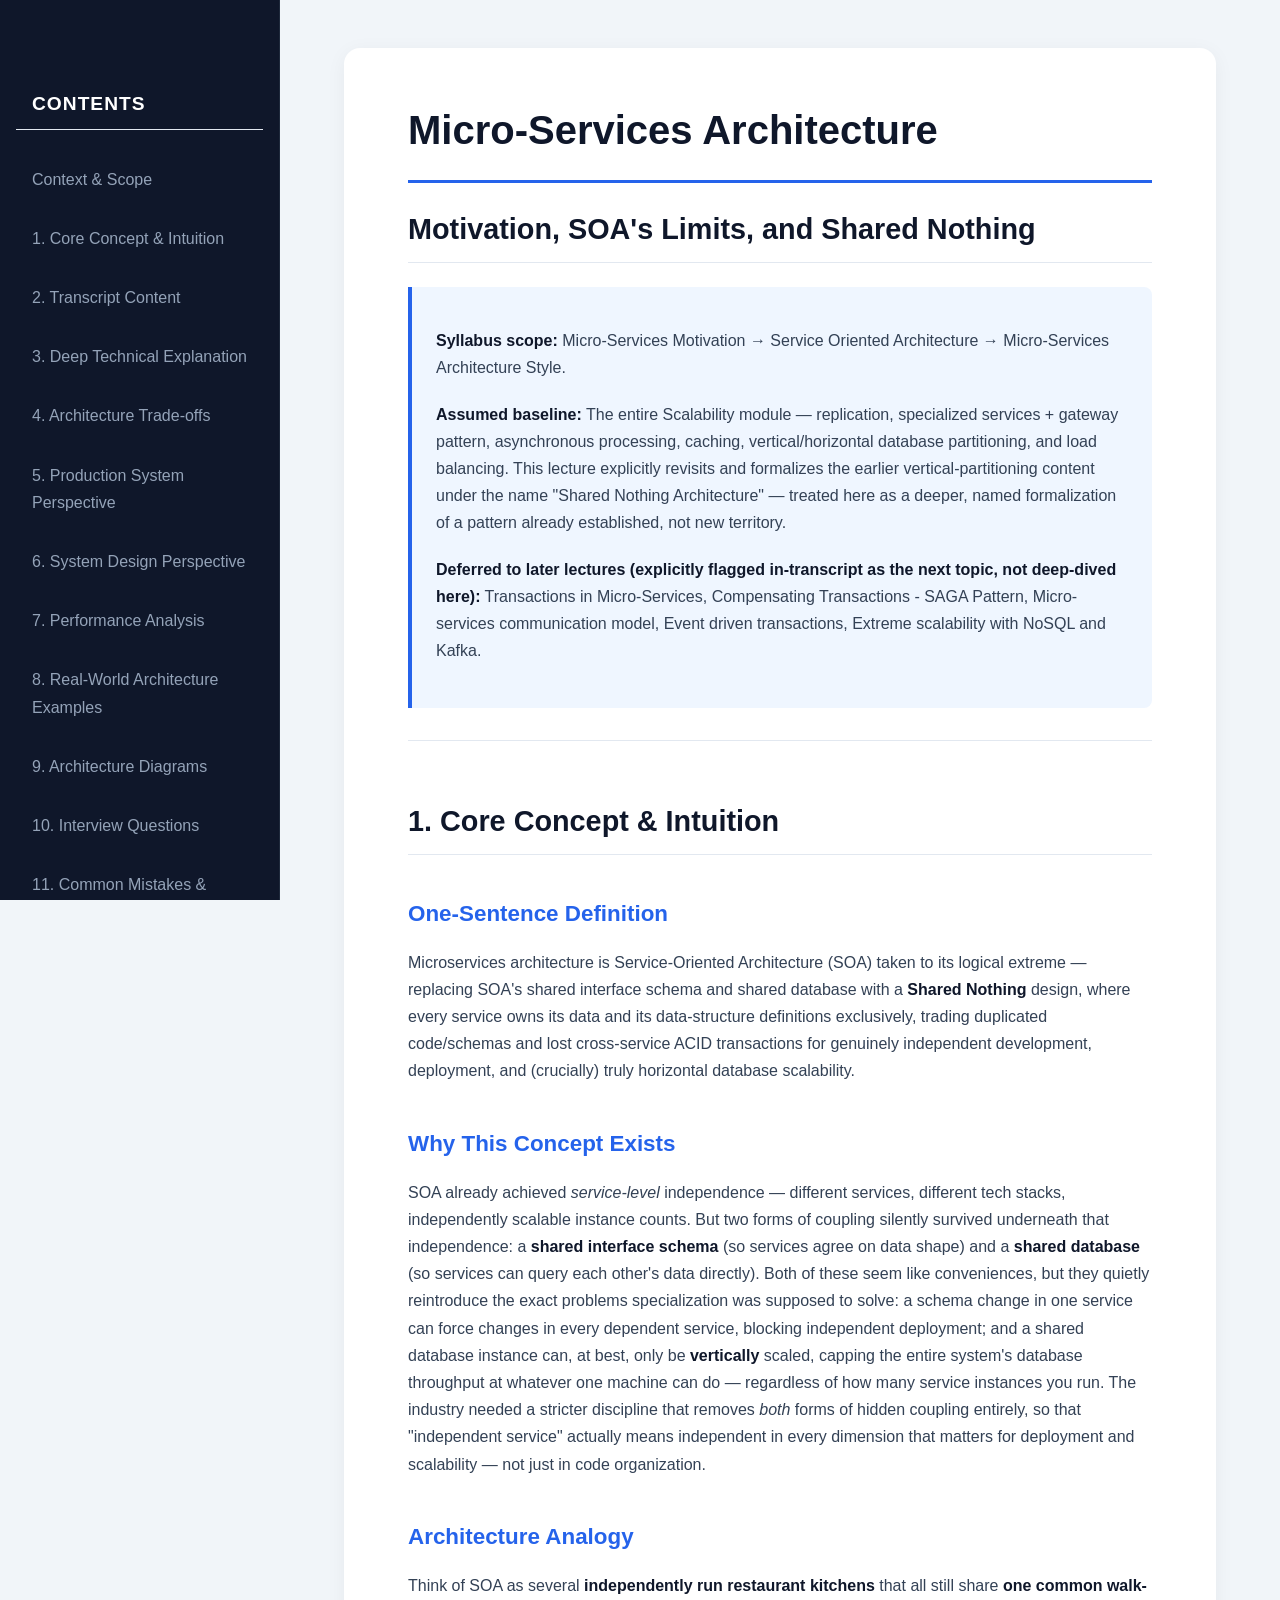
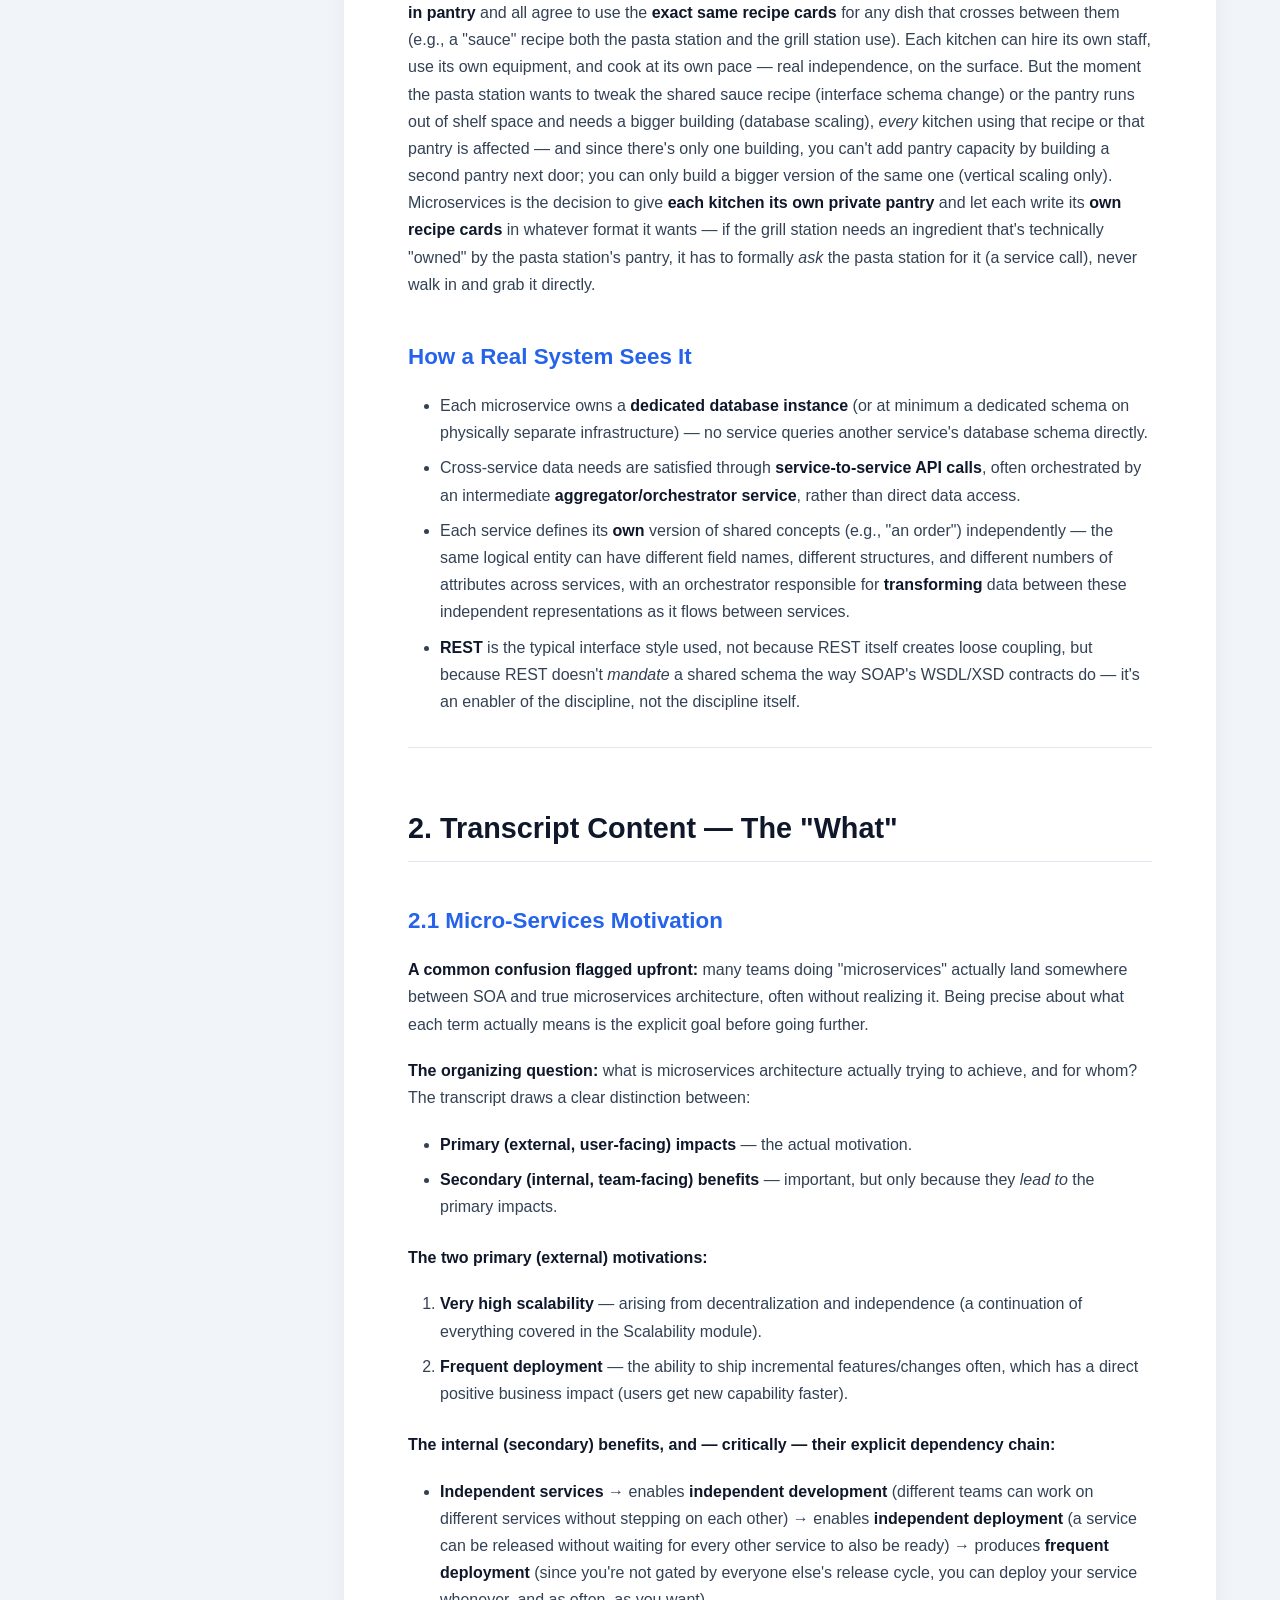
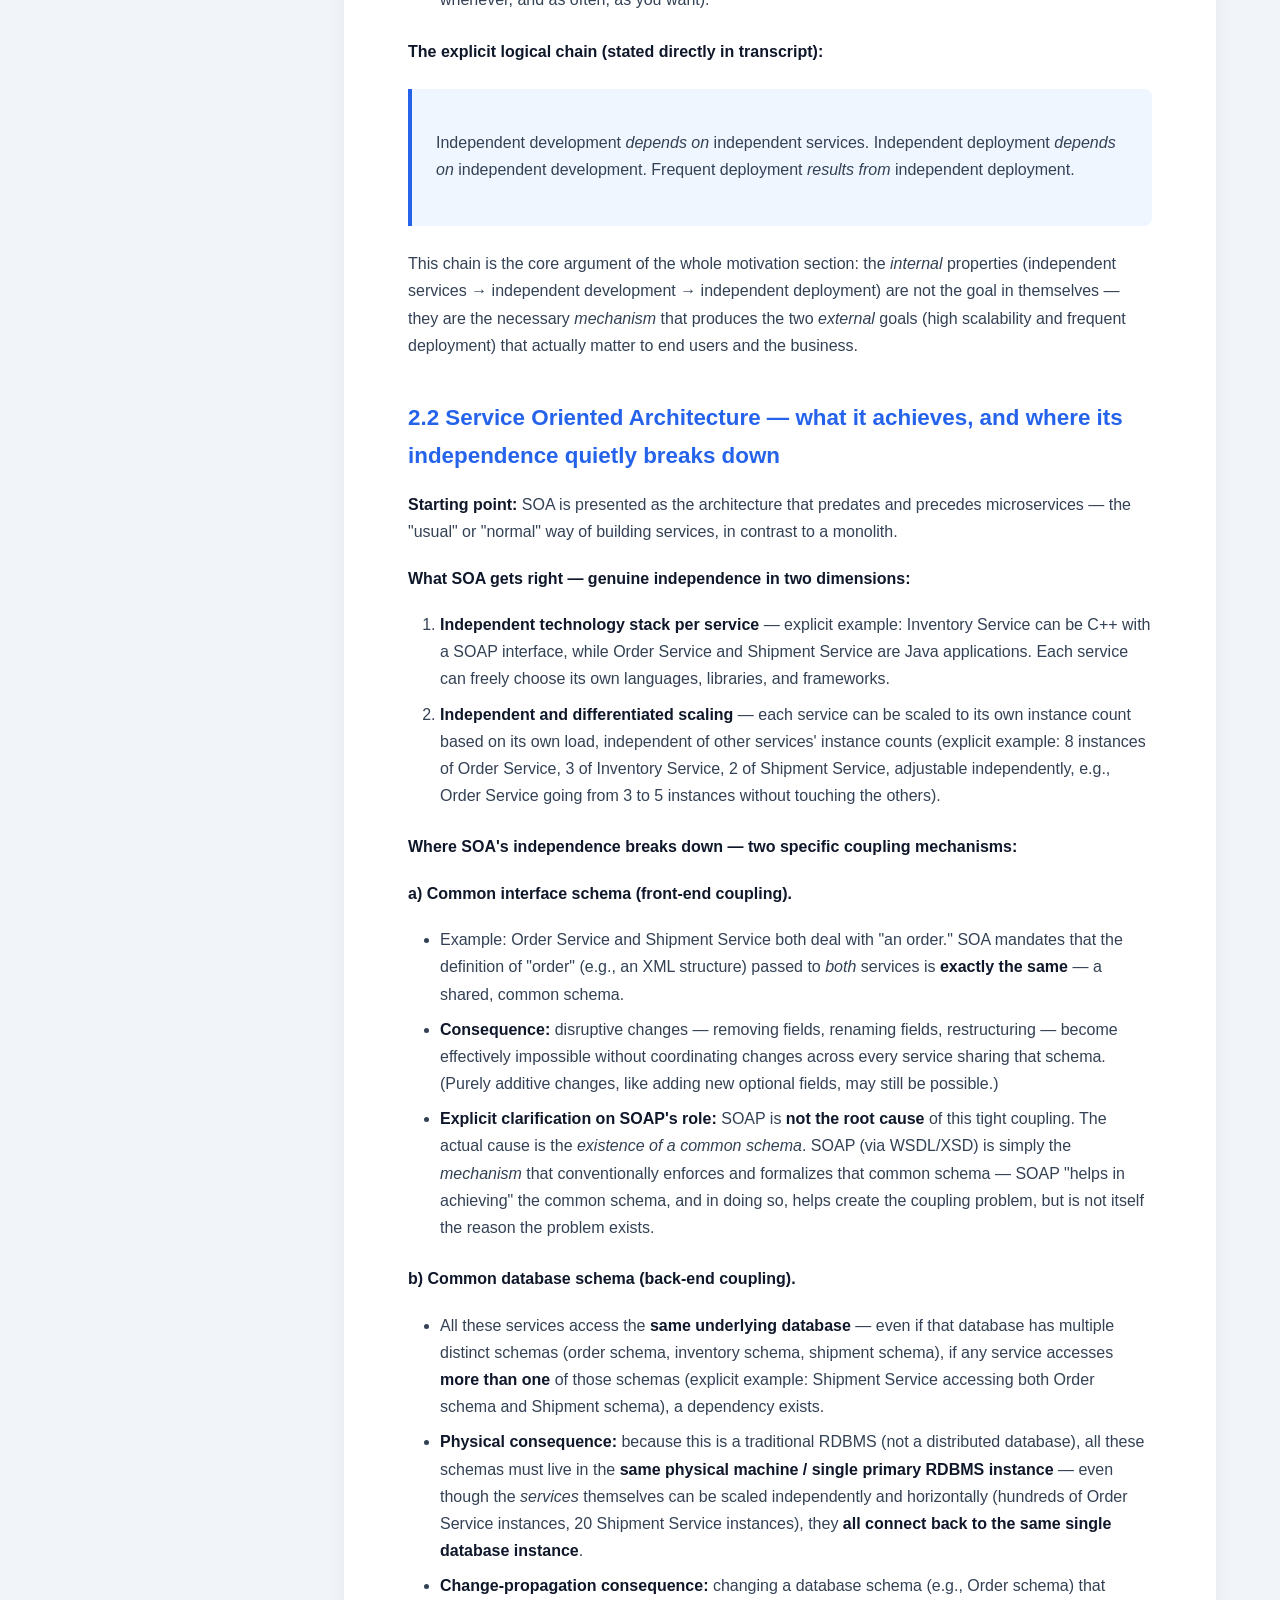
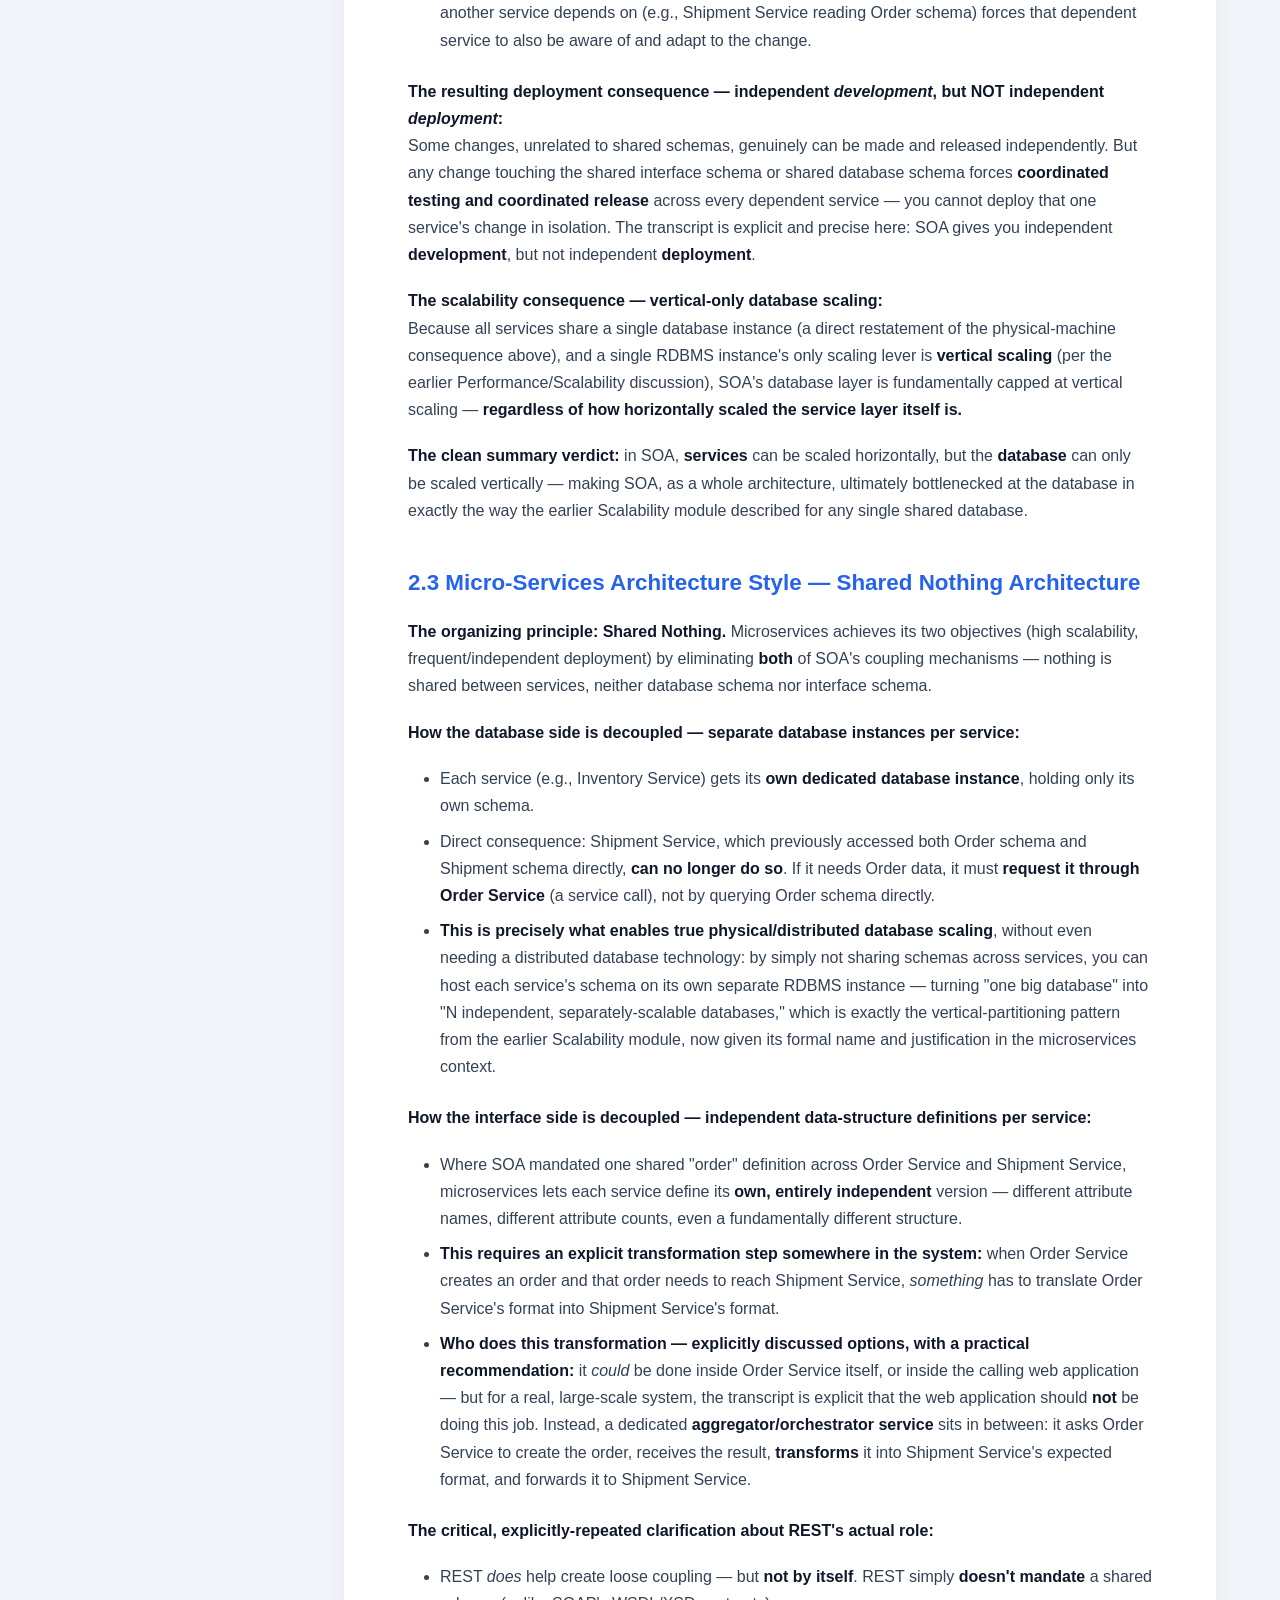
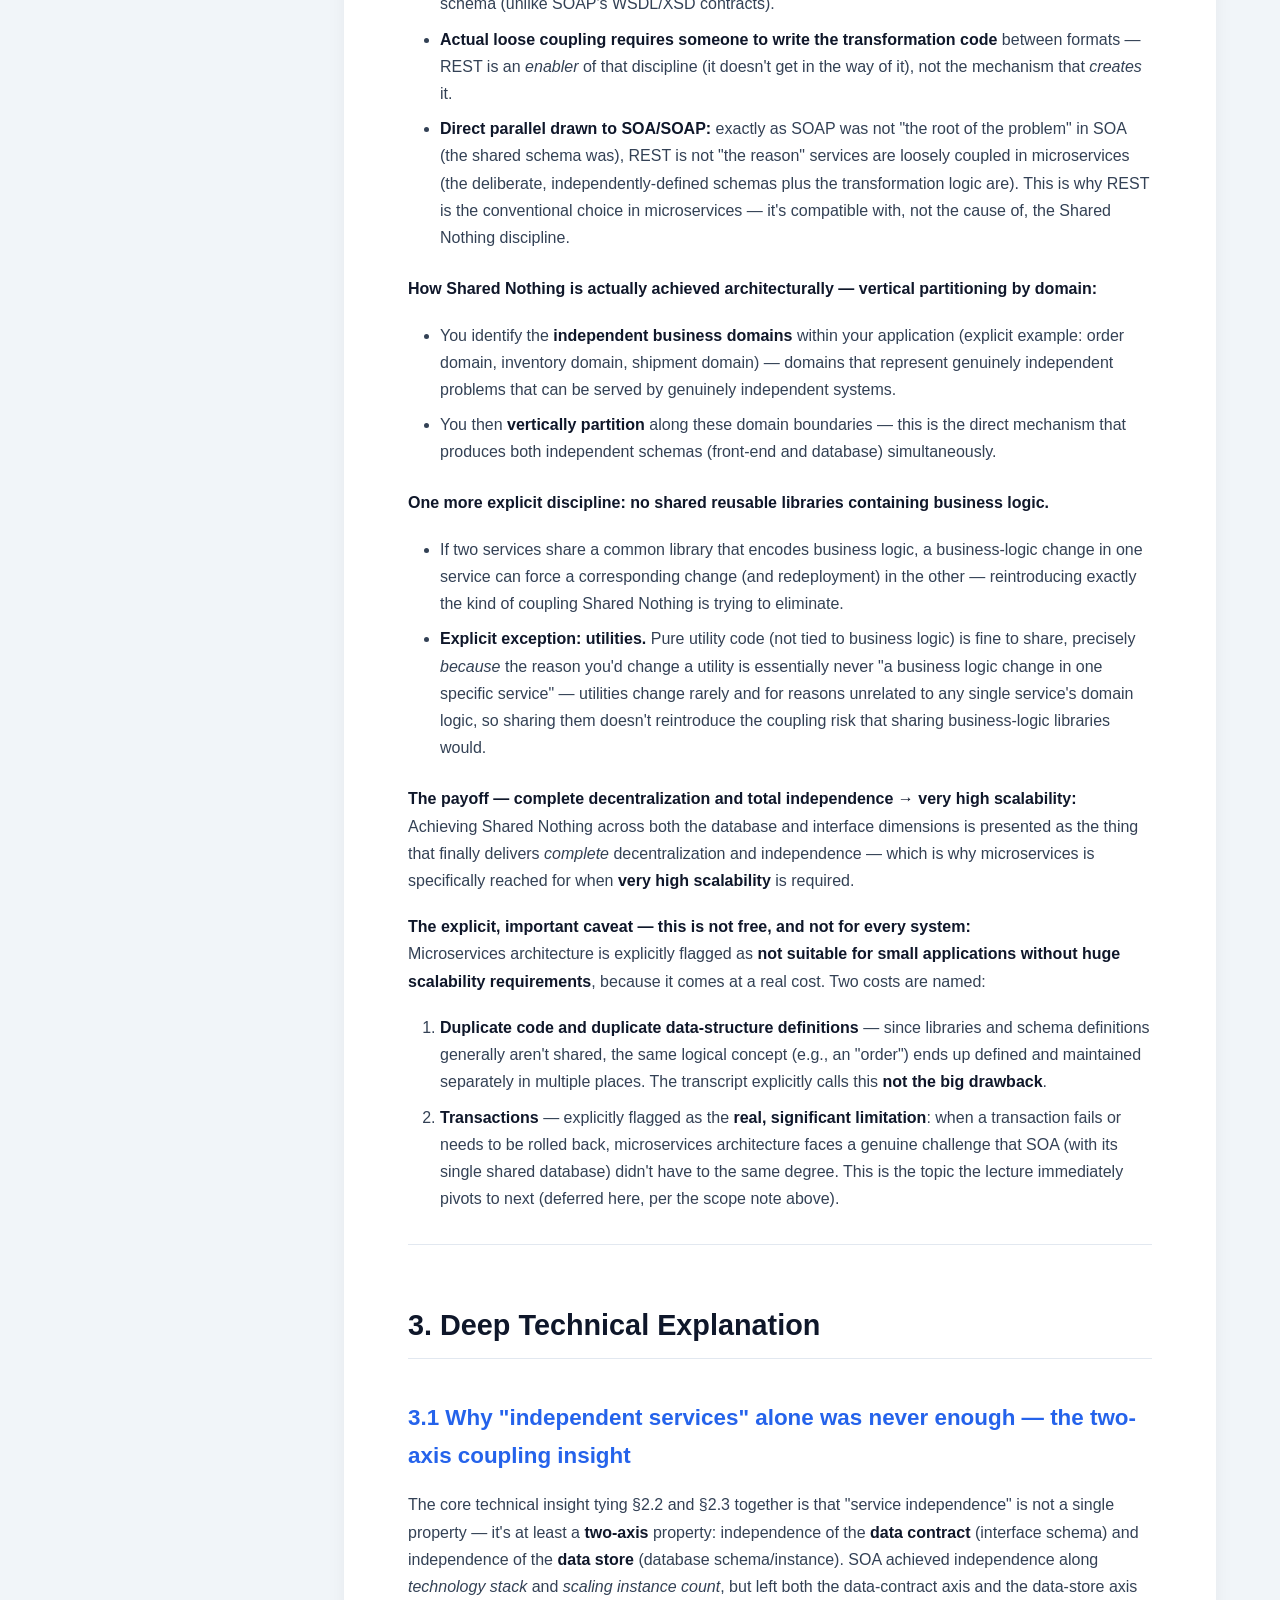
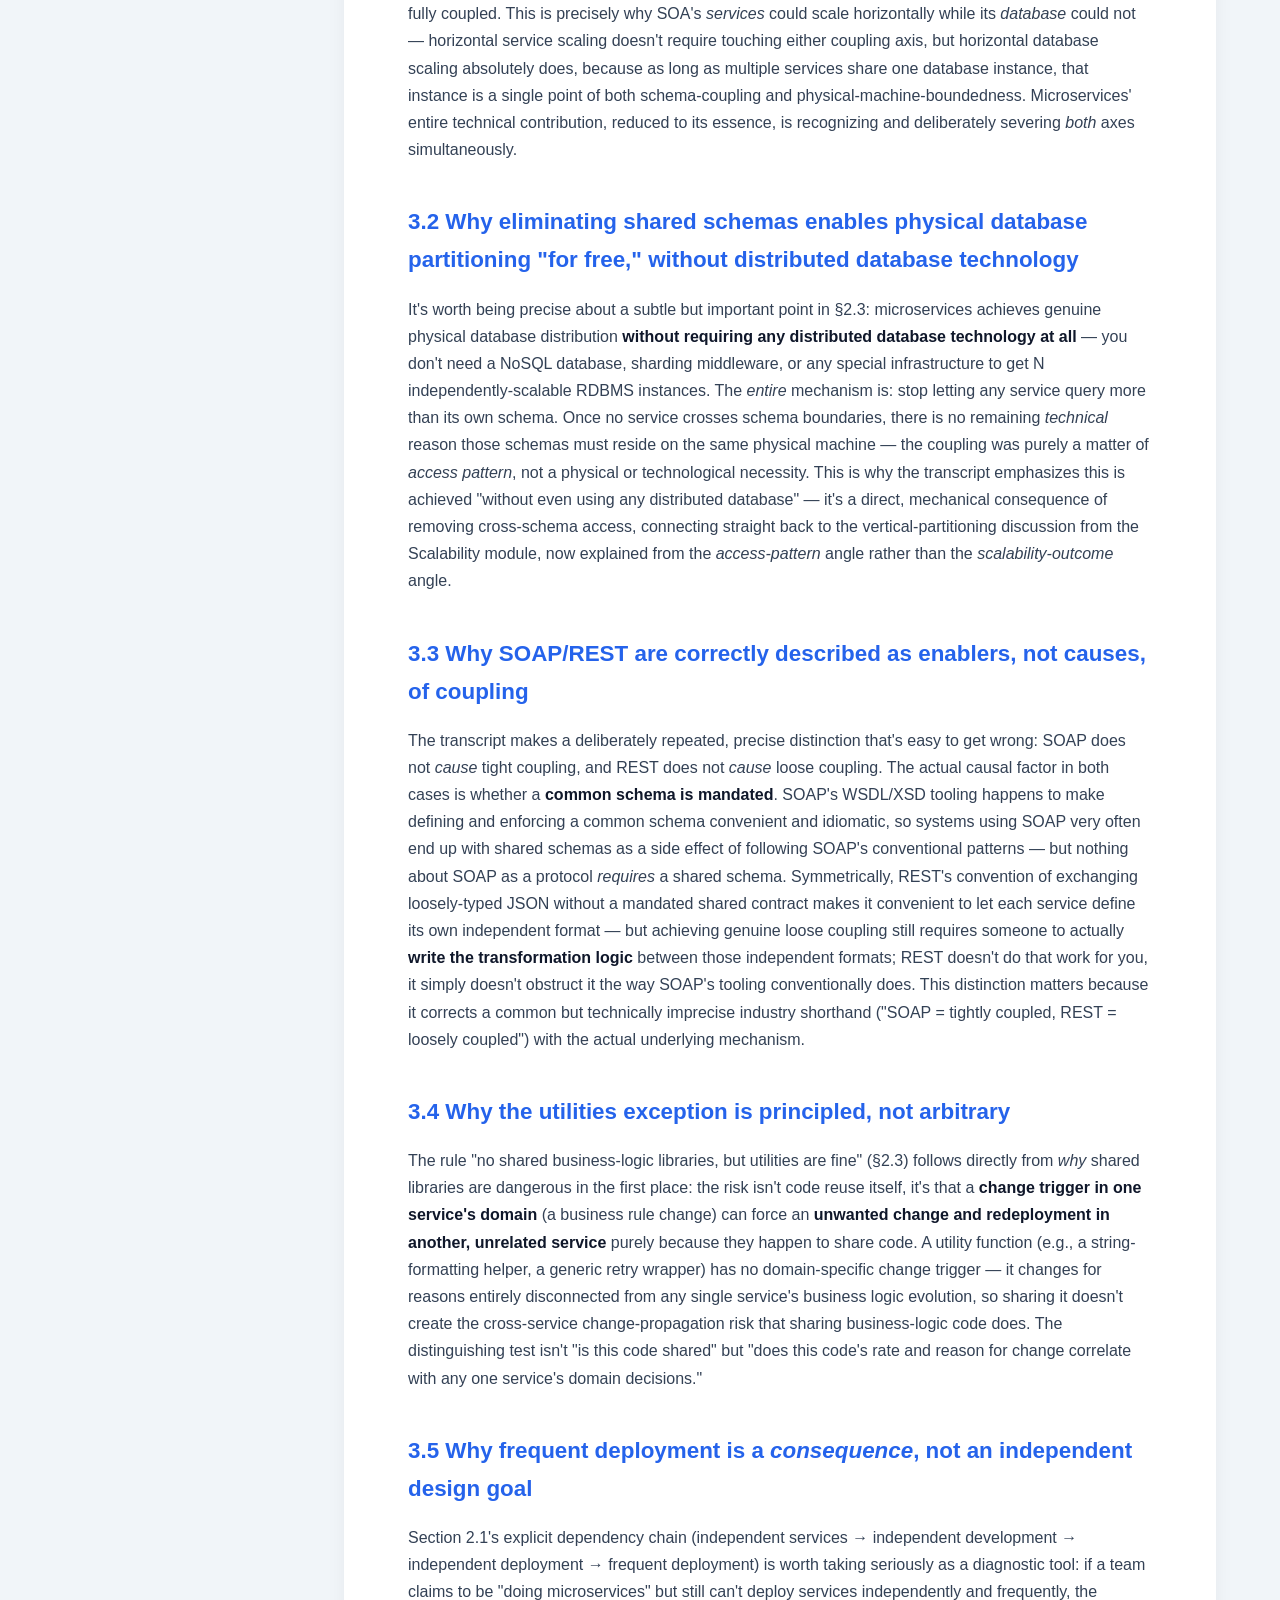
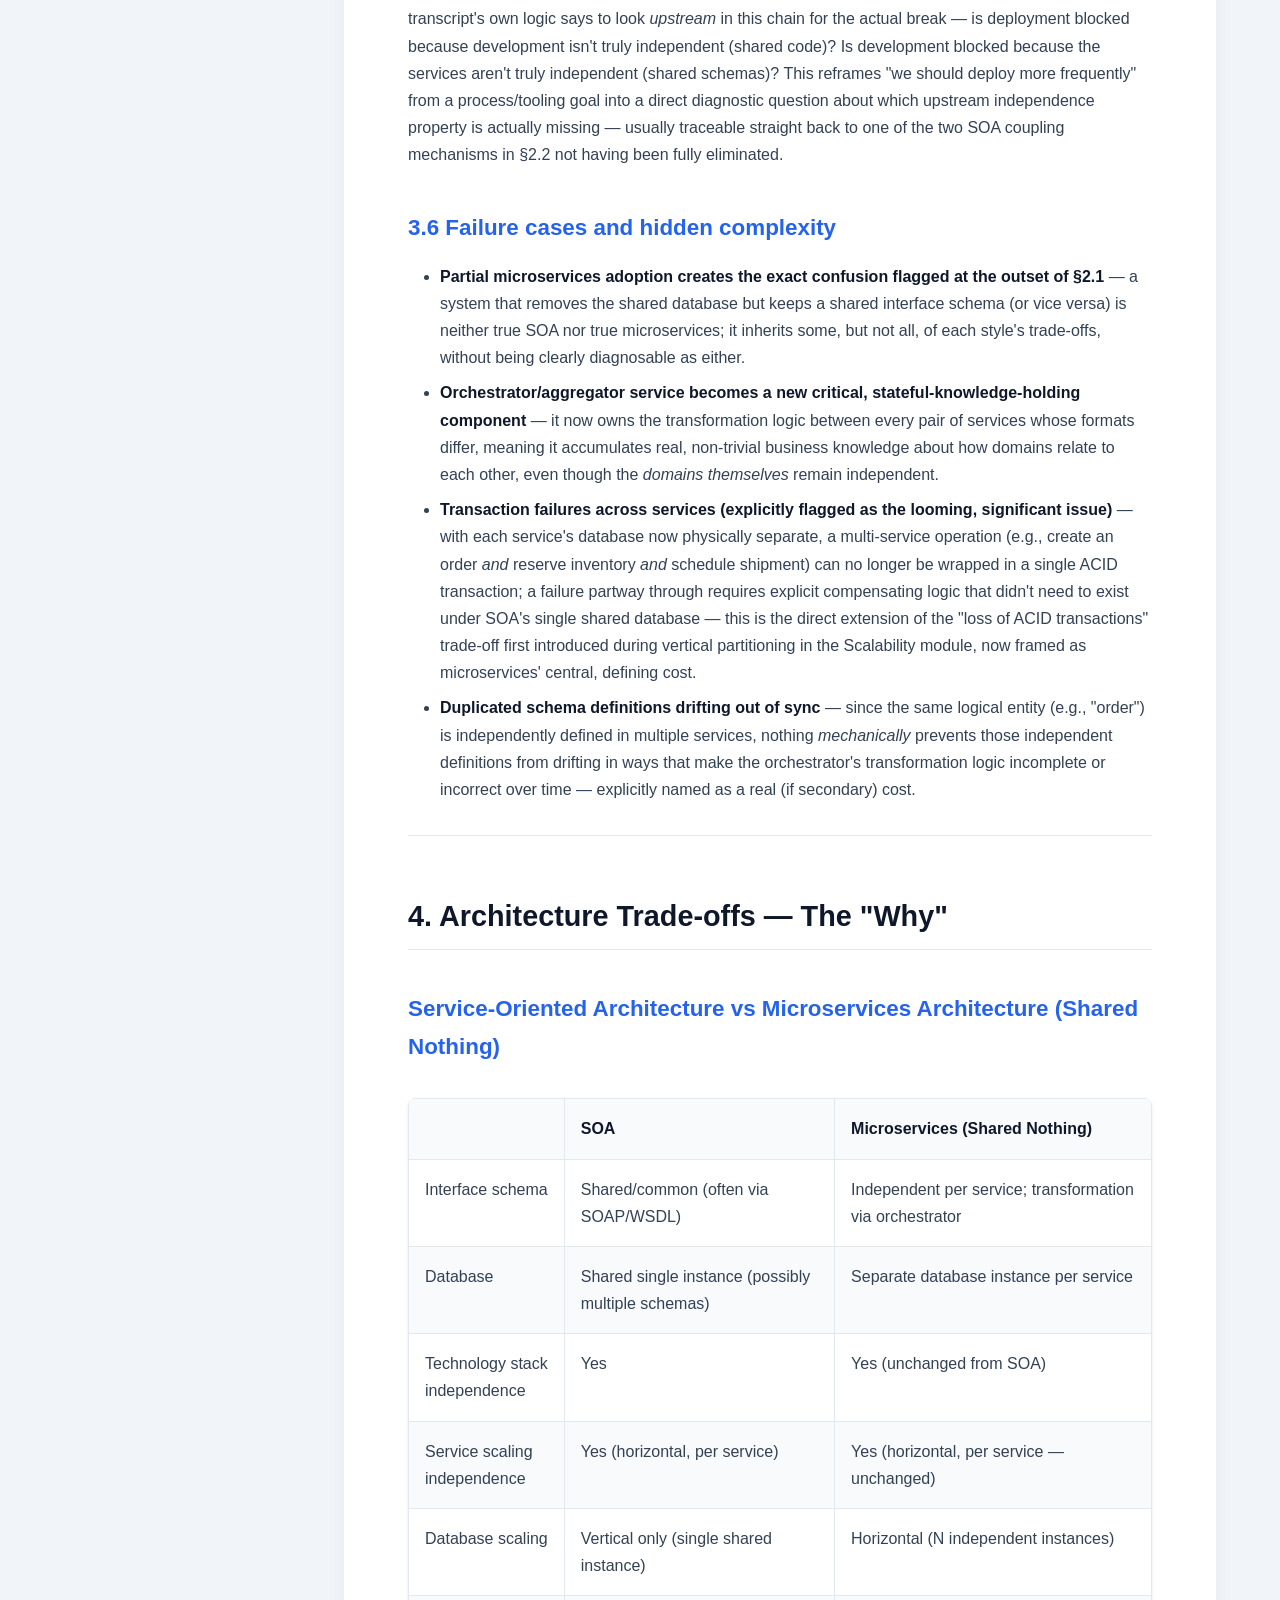
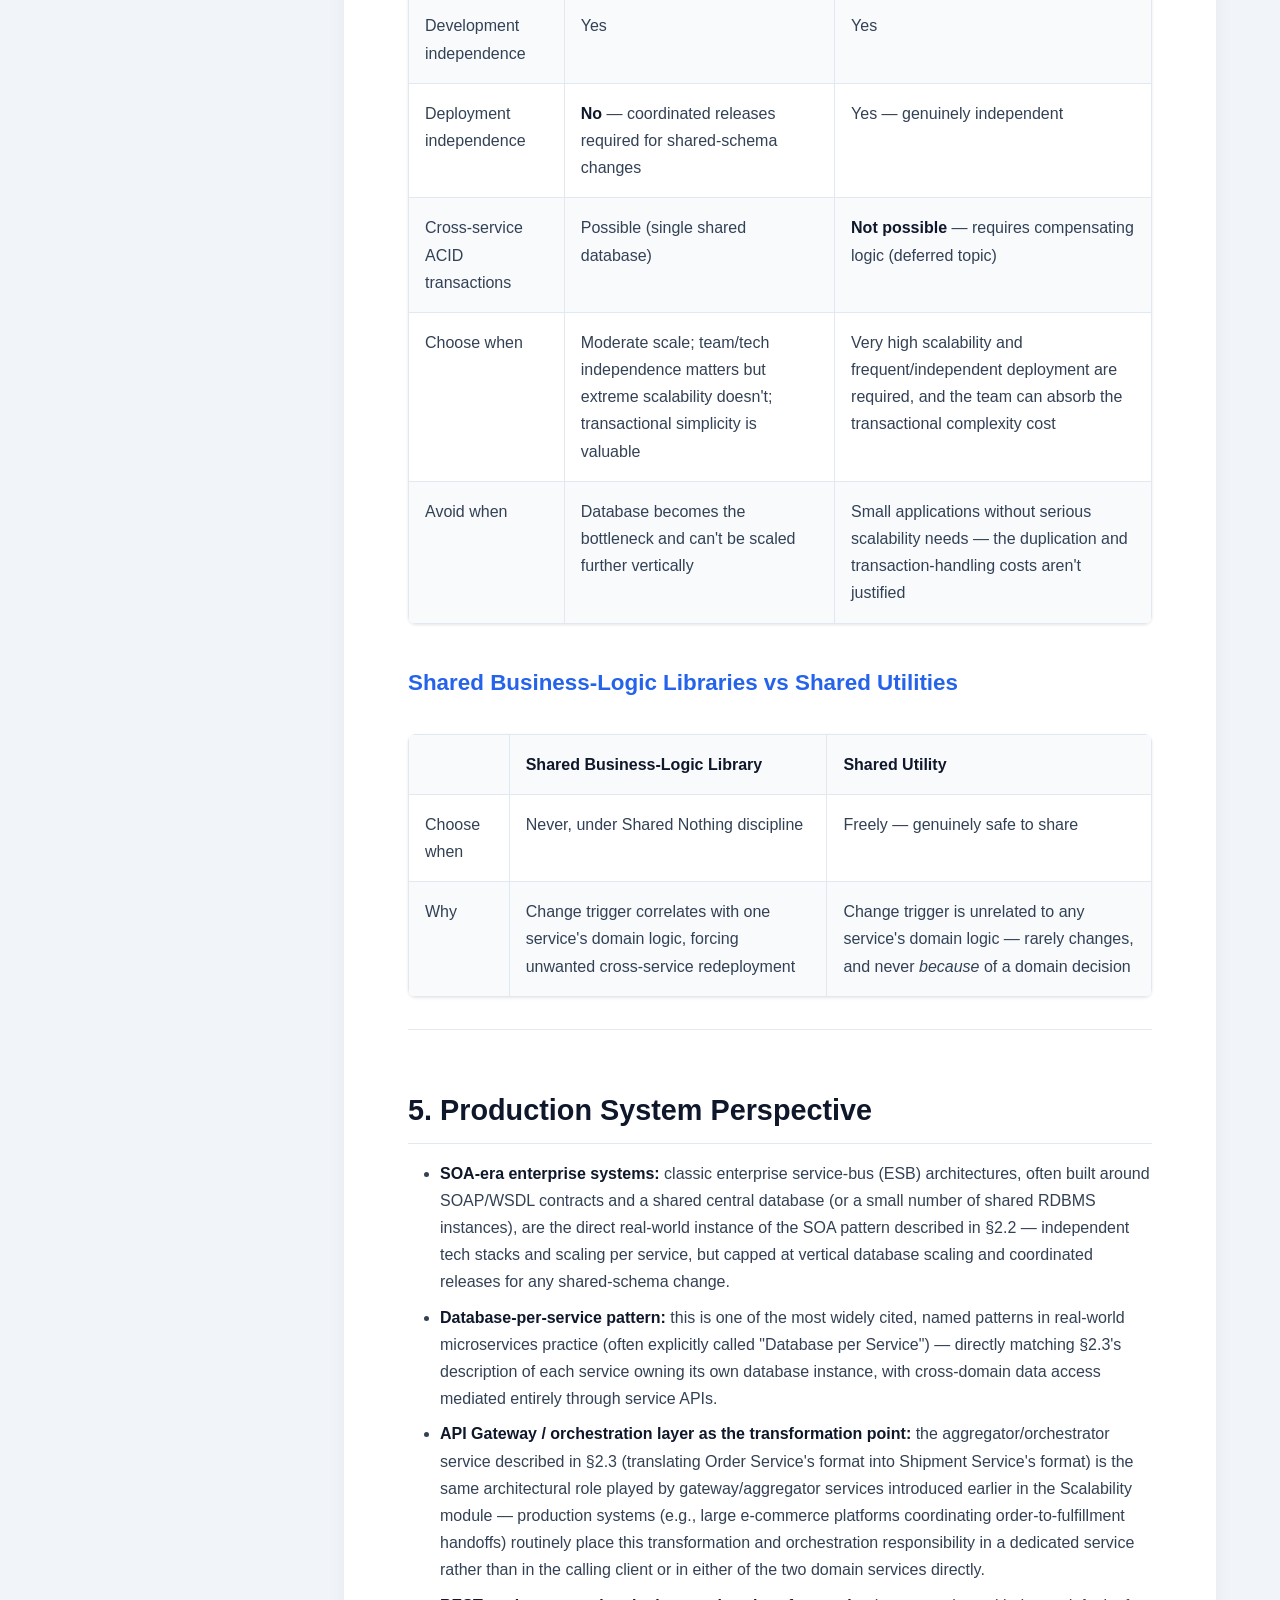
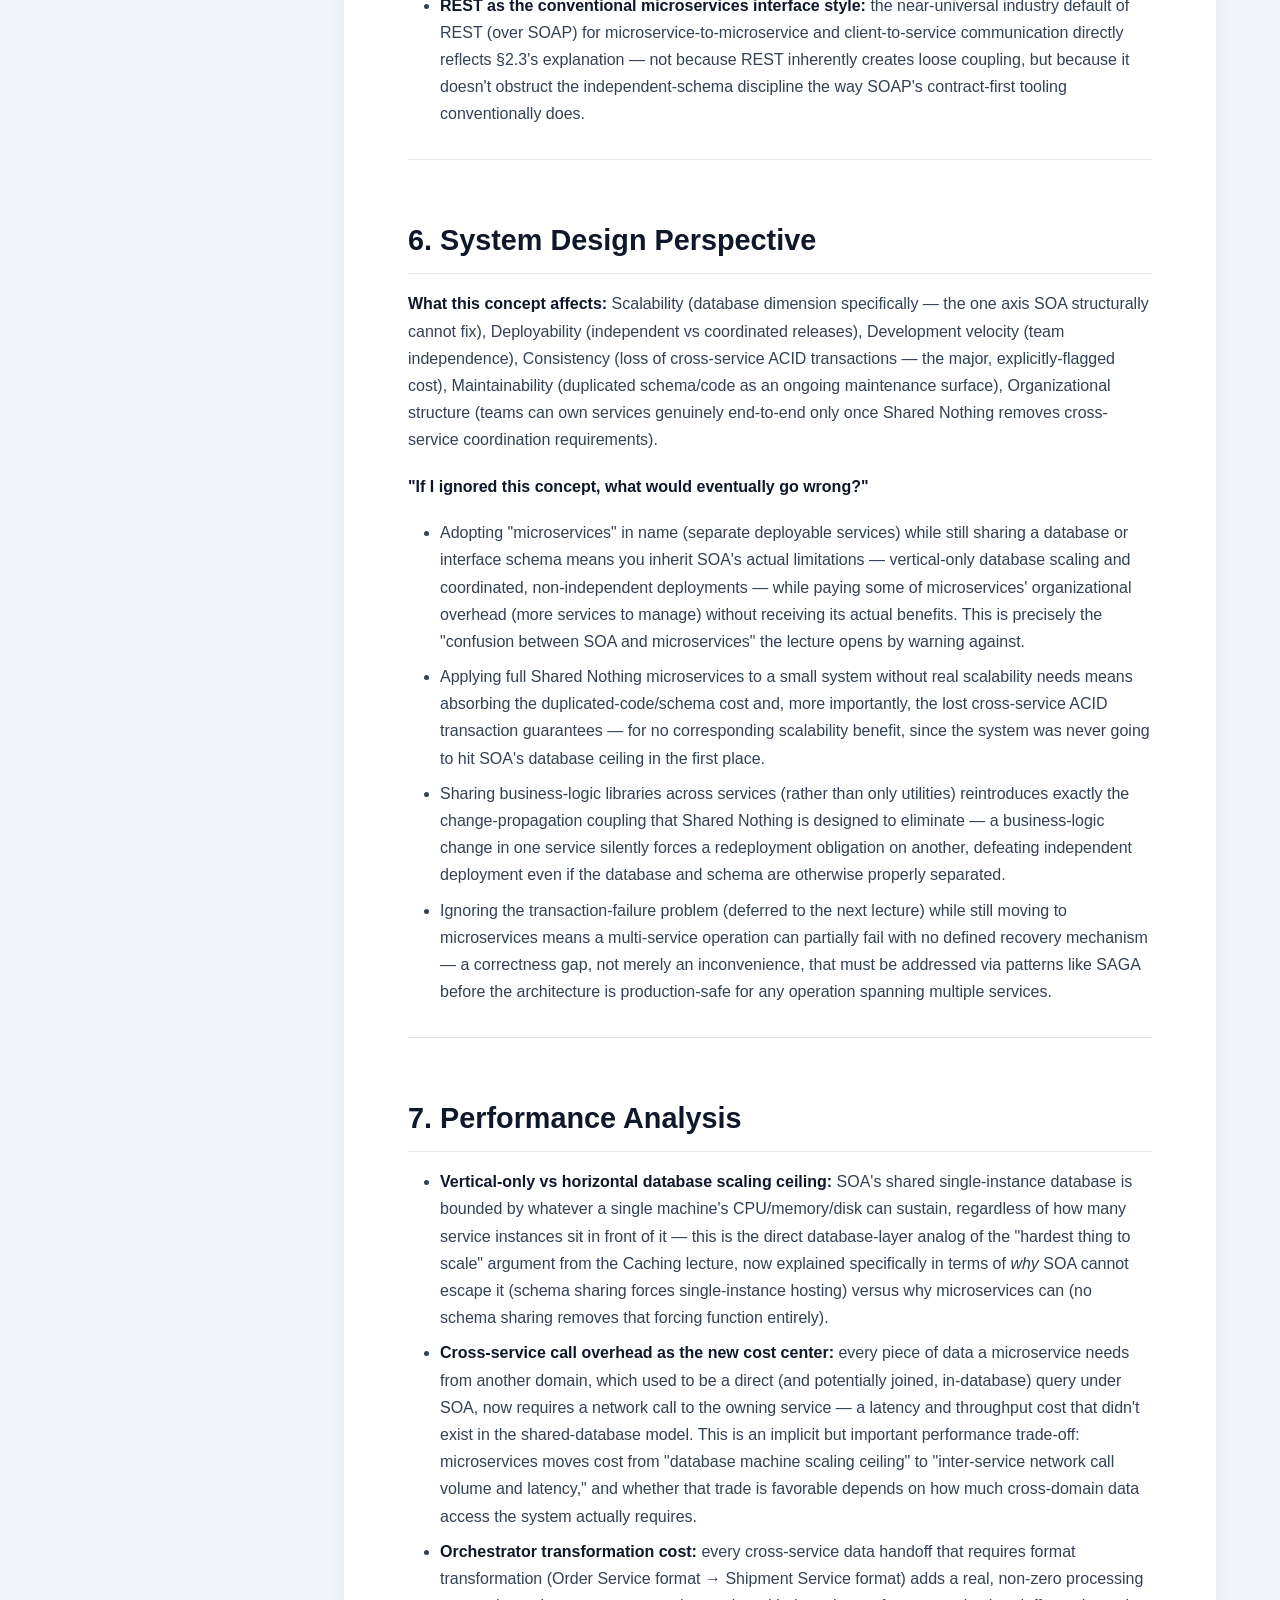
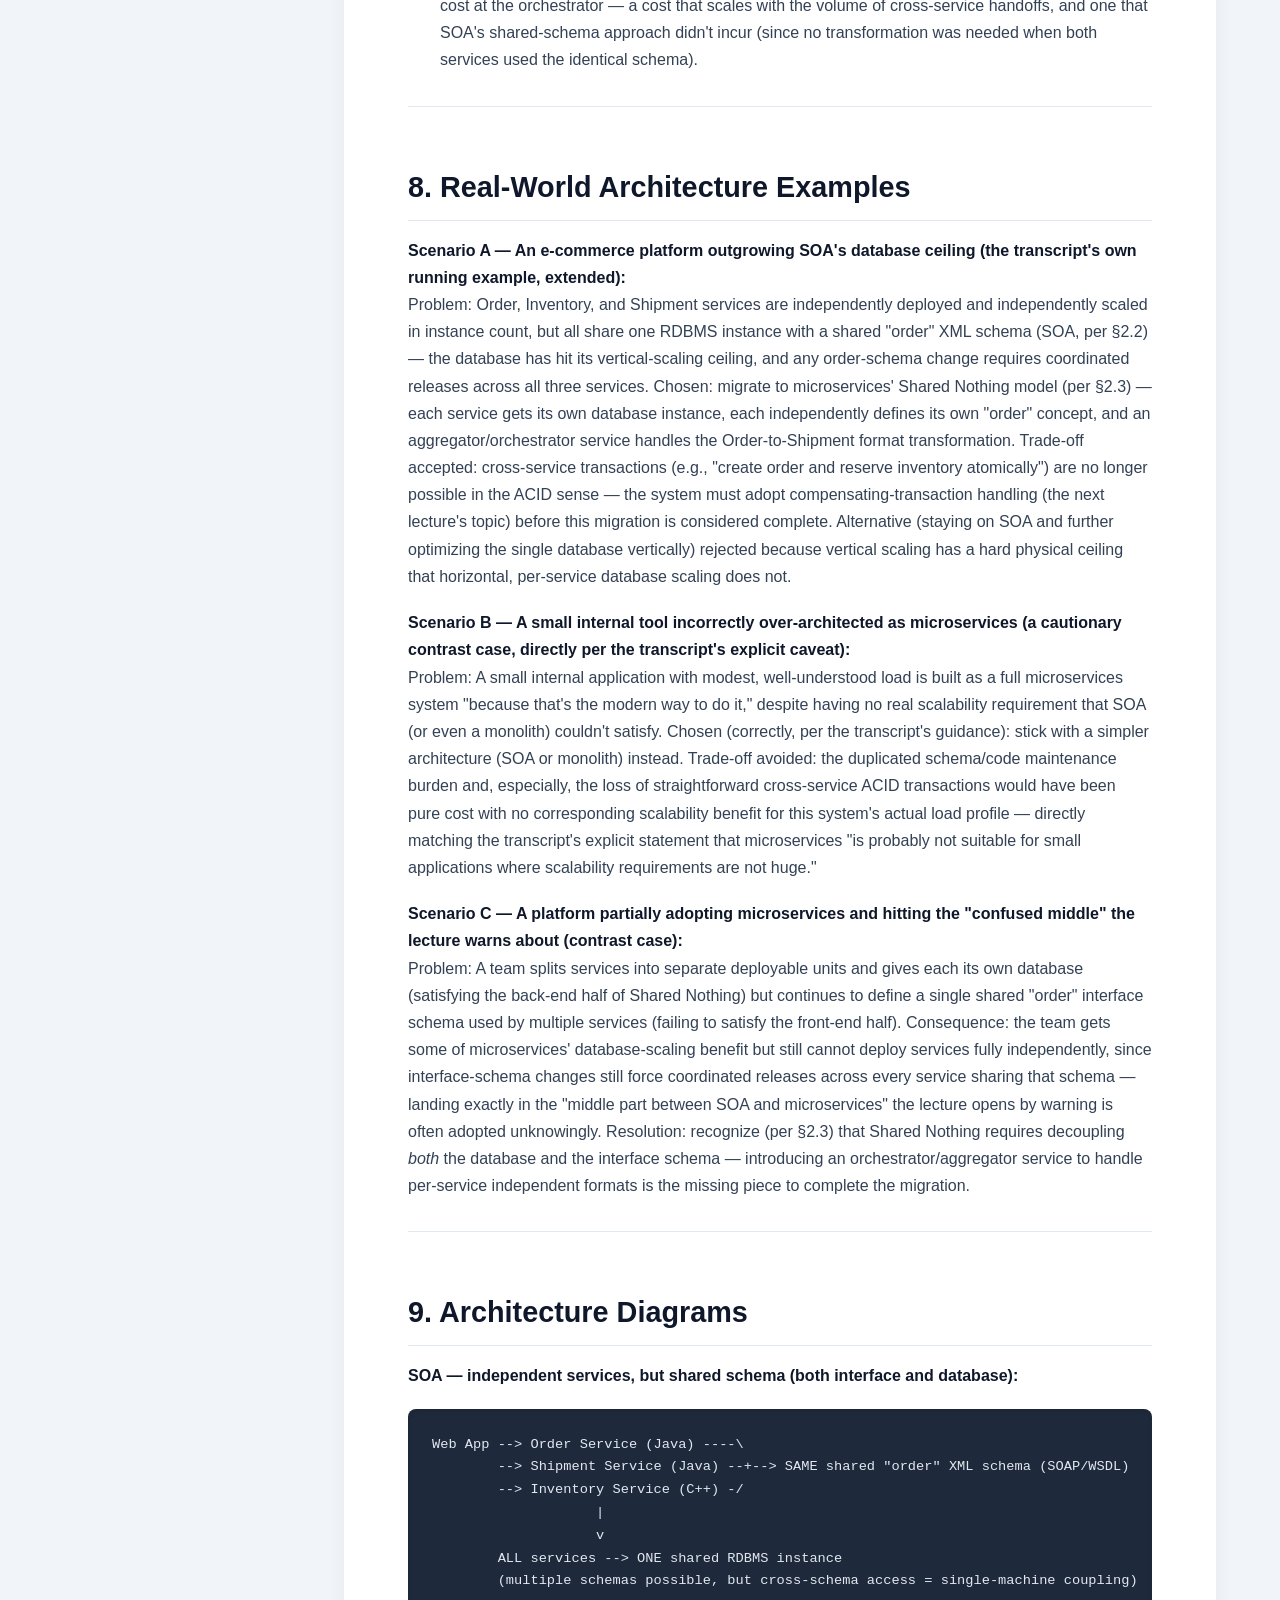
<file: Scalibility/Micro-Services Architecture Foundation.html>
<!DOCTYPE html>
<html lang="en">
<head>
    <meta charset="UTF-8">
    <meta name="viewport" content="width=device-width, initial-scale=1.0">
    <title>Micro-Services Architecture — Motivation, SOA's Limits, and Shared Nothing</title>
    <style>
        :root {
            --sidebar-bg: #0f172a;
            --sidebar-hover: #1e293b;
            --sidebar-text: #94a3b8;
            --sidebar-text-hover: #f8fafc;
            --bg-color: #f1f5f9;
            --card-bg: #ffffff;
            --text-main: #334155;
            --heading-color: #0f172a;
            --primary-accent: #2563eb;
            --code-bg: #1e293b;
            --code-text: #e2e8f0;
            --inline-code-bg: #e2e8f0;
            --inline-code-text: #b91c1c;
            --border-color: #e2e8f0;
        }

        html {
            scroll-behavior: smooth;
        }

        body {
            margin: 0;
            padding: 0;
            font-family: 'Inter', -apple-system, BlinkMacSystemFont, "Segoe UI", Roboto, Helvetica, Arial, sans-serif;
            background-color: var(--bg-color);
            color: var(--text-main);
            display: flex;
            line-height: 1.7;
        }

        /* Sidebar Navigation */
        .sidebar {
            width: 280px;
            height: 100vh;
            background-color: var(--sidebar-bg);
            position: fixed;
            top: 0;
            left: 0;
            overflow-y: auto;
            padding: 2rem 1rem;
            box-sizing: border-box;
            border-right: 1px solid #1e293b;
        }

        .sidebar h2 {
            color: #ffffff;
            font-size: 1.2rem;
            margin-bottom: 1.5rem;
            padding-left: 1rem;
            text-transform: uppercase;
            letter-spacing: 1px;
        }

        .sidebar ul {
            list-style: none;
            padding: 0;
            margin: 0;
        }

        .sidebar li {
            margin-bottom: 0.5rem;
        }

        .sidebar a {
            display: block;
            padding: 0.75rem 1rem;
            color: var(--sidebar-text);
            text-decoration: none;
            border-radius: 8px;
            font-weight: 500;
            transition: all 0.2s ease;
        }

        .sidebar a:hover {
            background-color: var(--sidebar-hover);
            color: var(--sidebar-text-hover);
            padding-left: 1.25rem;
        }

        /* Main Content Area */
        .content-wrapper {
            margin-left: 280px;
            padding: 3rem 5%;
            width: calc(100% - 280px);
            box-sizing: border-box;
        }

        .content {
            background: var(--card-bg);
            padding: 3rem 4rem;
            border-radius: 16px;
            box-shadow: 0 4px 20px rgba(0, 0, 0, 0.05);
            max-width: 1000px;
            margin: 0 auto;
        }

        /* Typography */
        h1, h2, h3, h4 {
            color: var(--heading-color);
            margin-top: 2.5rem;
            margin-bottom: 1rem;
            font-weight: 700;
        }

        h1 {
            font-size: 2.5rem;
            margin-top: 0;
            padding-bottom: 1rem;
            border-bottom: 3px solid var(--primary-accent);
        }

        h2 {
            font-size: 1.8rem;
            padding-bottom: 0.5rem;
            border-bottom: 1px solid var(--border-color);
            padding-top: 1rem;
        }

        h3 {
            font-size: 1.4rem;
            color: var(--primary-accent);
        }

        h4 {
            font-size: 1.1rem;
            color: var(--heading-color);
        }

        p {
            margin-bottom: 1.2rem;
        }

        strong {
            color: var(--heading-color);
        }

        /* Code Blocks */
        pre {
            background-color: var(--code-bg);
            color: var(--code-text);
            padding: 1.5rem;
            border-radius: 8px;
            overflow-x: auto;
            font-family: 'Fira Code', 'Courier New', Courier, monospace;
            font-size: 0.95rem;
            line-height: 1.5;
            box-shadow: inset 0 2px 4px rgba(0,0,0,0.1);
        }

        code {
            background-color: var(--inline-code-bg);
            color: var(--inline-code-text);
            padding: 0.2rem 0.4rem;
            border-radius: 4px;
            font-family: 'Fira Code', 'Courier New', Courier, monospace;
            font-size: 0.9em;
        }

        pre code {
            background-color: transparent;
            color: inherit;
            padding: 0;
        }

        /* Tables */
        table {
            width: 100%;
            border-collapse: collapse;
            margin: 2rem 0;
            background-color: #ffffff;
            border-radius: 8px;
            overflow: hidden;
            box-shadow: 0 1px 3px rgba(0,0,0,0.1);
        }

        th, td {
            padding: 1rem;
            text-align: left;
            border: 1px solid var(--border-color);
            vertical-align: top;
        }

        th {
            background-color: #f8fafc;
            color: var(--heading-color);
            font-weight: 600;
        }

        tr:nth-child(even) {
            background-color: #f8fafc;
        }

        /* Lists */
        ul, ol {
            margin-bottom: 1.5rem;
            padding-left: 2rem;
        }

        li {
            margin-bottom: 0.5rem;
        }

        hr {
            border: 0;
            border-top: 1px solid var(--border-color);
            margin: 2rem 0;
        }

        /* Callouts / Highlight Box */
        .highlight-box {
            background-color: #eff6ff;
            border-left: 4px solid var(--primary-accent);
            padding: 1.5rem;
            margin: 1.5rem 0;
            border-radius: 0 8px 8px 0;
        }

        /* Responsive Design */
        @media (max-width: 900px) {
            .sidebar {
                width: 100%;
                height: auto;
                position: relative;
                padding: 1rem;
            }
            .content-wrapper {
                margin-left: 0;
                width: 100%;
                padding: 1rem;
            }
            .content {
                padding: 1.5rem;
            }
            h1 {
                font-size: 2rem;
            }
        }
    </style>
</head>
<body>

    <!-- Vertical Sidebar -->
    <nav class="sidebar">
        <h2>Contents</h2>
        <ul>
            <li><a href="#intro">Context & Scope</a></li>
            <li><a href="#core-concept">1. Core Concept & Intuition</a></li>
            <li><a href="#transcript-content">2. Transcript Content</a></li>
            <li><a href="#deep-technical">3. Deep Technical Explanation</a></li>
            <li><a href="#architecture-tradeoffs">4. Architecture Trade-offs</a></li>
            <li><a href="#production-perspective">5. Production System Perspective</a></li>
            <li><a href="#system-design">6. System Design Perspective</a></li>
            <li><a href="#performance-analysis">7. Performance Analysis</a></li>
            <li><a href="#real-world-examples">8. Real-World Architecture Examples</a></li>
            <li><a href="#architecture-diagrams">9. Architecture Diagrams</a></li>
            <li><a href="#interview-questions">10. Interview Questions</a></li>
            <li><a href="#common-mistakes">11. Common Mistakes & Misconceptions</a></li>
            <li><a href="#connections">12. Connections to Other Topics</a></li>
        </ul>
    </nav>

    <!-- Main Content -->
    <main class="content-wrapper">
        <div class="content">

            <div id="intro">
                <h1>Micro-Services Architecture</h1>
                <h2 style="margin-top: -10px; margin-bottom: 0.5rem;">Motivation, SOA's Limits, and Shared Nothing</h2>
                
                <div class="highlight-box">
                    <p><strong>Syllabus scope:</strong> Micro-Services Motivation → Service Oriented Architecture → Micro-Services Architecture Style.</p>
                    <p><strong>Assumed baseline:</strong> The entire Scalability module — replication, specialized services + gateway pattern, asynchronous processing, caching, vertical/horizontal database partitioning, and load balancing. This lecture explicitly revisits and formalizes the earlier vertical-partitioning content under the name "Shared Nothing Architecture" — treated here as a deeper, named formalization of a pattern already established, not new territory.</p>
                    <p><strong>Deferred to later lectures (explicitly flagged in-transcript as the next topic, not deep-dived here):</strong> Transactions in Micro-Services, Compensating Transactions - SAGA Pattern, Micro-services communication model, Event driven transactions, Extreme scalability with NoSQL and Kafka.</p>
                </div>
                <hr>
            </div>

            <h2 id="core-concept">1. Core Concept & Intuition</h2>
            
            <h3>One-Sentence Definition</h3>
            <p>Microservices architecture is Service-Oriented Architecture (SOA) taken to its logical extreme — replacing SOA's shared interface schema and shared database with a <strong>Shared Nothing</strong> design, where every service owns its data and its data-structure definitions exclusively, trading duplicated code/schemas and lost cross-service ACID transactions for genuinely independent development, deployment, and (crucially) truly horizontal database scalability.</p>

            <h3>Why This Concept Exists</h3>
            <p>SOA already achieved <em>service-level</em> independence — different services, different tech stacks, independently scalable instance counts. But two forms of coupling silently survived underneath that independence: a <strong>shared interface schema</strong> (so services agree on data shape) and a <strong>shared database</strong> (so services can query each other's data directly). Both of these seem like conveniences, but they quietly reintroduce the exact problems specialization was supposed to solve: a schema change in one service can force changes in every dependent service, blocking independent deployment; and a shared database instance can, at best, only be <strong>vertically</strong> scaled, capping the entire system's database throughput at whatever one machine can do — regardless of how many service instances you run. The industry needed a stricter discipline that removes <em>both</em> forms of hidden coupling entirely, so that "independent service" actually means independent in every dimension that matters for deployment and scalability — not just in code organization.</p>

            <h3>Architecture Analogy</h3>
            <p>Think of SOA as several <strong>independently run restaurant kitchens</strong> that all still share <strong>one common walk-in pantry</strong> and all agree to use the <strong>exact same recipe cards</strong> for any dish that crosses between them (e.g., a "sauce" recipe both the pasta station and the grill station use). Each kitchen can hire its own staff, use its own equipment, and cook at its own pace — real independence, on the surface. But the moment the pasta station wants to tweak the shared sauce recipe (interface schema change) or the pantry runs out of shelf space and needs a bigger building (database scaling), <em>every</em> kitchen using that recipe or that pantry is affected — and since there's only one building, you can't add pantry capacity by building a second pantry next door; you can only build a bigger version of the same one (vertical scaling only). Microservices is the decision to give <strong>each kitchen its own private pantry</strong> and let each write its <strong>own recipe cards</strong> in whatever format it wants — if the grill station needs an ingredient that's technically "owned" by the pasta station's pantry, it has to formally <em>ask</em> the pasta station for it (a service call), never walk in and grab it directly.</p>

            <h3>How a Real System Sees It</h3>
            <ul>
                <li>Each microservice owns a <strong>dedicated database instance</strong> (or at minimum a dedicated schema on physically separate infrastructure) — no service queries another service's database schema directly.</li>
                <li>Cross-service data needs are satisfied through <strong>service-to-service API calls</strong>, often orchestrated by an intermediate <strong>aggregator/orchestrator service</strong>, rather than direct data access.</li>
                <li>Each service defines its <strong>own</strong> version of shared concepts (e.g., "an order") independently — the same logical entity can have different field names, different structures, and different numbers of attributes across services, with an orchestrator responsible for <strong>transforming</strong> data between these independent representations as it flows between services.</li>
                <li><strong>REST</strong> is the typical interface style used, not because REST itself creates loose coupling, but because REST doesn't <em>mandate</em> a shared schema the way SOAP's WSDL/XSD contracts do — it's an enabler of the discipline, not the discipline itself.</li>
            </ul>

            <hr>

            <h2 id="transcript-content">2. Transcript Content — The "What"</h2>
            
            <h3>2.1 Micro-Services Motivation</h3>

            <p><strong>A common confusion flagged upfront:</strong> many teams doing "microservices" actually land somewhere between SOA and true microservices architecture, often without realizing it. Being precise about what each term actually means is the explicit goal before going further.</p>

            <p><strong>The organizing question:</strong> what is microservices architecture actually trying to achieve, and for whom? The transcript draws a clear distinction between:</p>
            <ul>
                <li><strong>Primary (external, user-facing) impacts</strong> — the actual motivation.</li>
                <li><strong>Secondary (internal, team-facing) benefits</strong> — important, but only because they <em>lead to</em> the primary impacts.</li>
            </ul>

            <p><strong>The two primary (external) motivations:</strong></p>
            <ol>
                <li><strong>Very high scalability</strong> — arising from decentralization and independence (a continuation of everything covered in the Scalability module).</li>
                <li><strong>Frequent deployment</strong> — the ability to ship incremental features/changes often, which has a direct positive business impact (users get new capability faster).</li>
            </ol>

            <p><strong>The internal (secondary) benefits, and — critically — their explicit dependency chain:</strong></p>
            <ul>
                <li><strong>Independent services</strong> → enables <strong>independent development</strong> (different teams can work on different services without stepping on each other) → enables <strong>independent deployment</strong> (a service can be released without waiting for every other service to also be ready) → produces <strong>frequent deployment</strong> (since you're not gated by everyone else's release cycle, you can deploy your service whenever, and as often, as you want).</li>
            </ul>

            <p><strong>The explicit logical chain (stated directly in transcript):</strong></p>
            <div class="highlight-box">
                <p>Independent development <em>depends on</em> independent services. Independent deployment <em>depends on</em> independent development. Frequent deployment <em>results from</em> independent deployment.</p>
            </div>

            <p>This chain is the core argument of the whole motivation section: the <em>internal</em> properties (independent services → independent development → independent deployment) are not the goal in themselves — they are the necessary <em>mechanism</em> that produces the two <em>external</em> goals (high scalability and frequent deployment) that actually matter to end users and the business.</p>

            <h3>2.2 Service Oriented Architecture — what it achieves, and where its independence quietly breaks down</h3>

            <p><strong>Starting point:</strong> SOA is presented as the architecture that predates and precedes microservices — the "usual" or "normal" way of building services, in contrast to a monolith.</p>

            <p><strong>What SOA gets right — genuine independence in two dimensions:</strong></p>
            <ol>
                <li><strong>Independent technology stack per service</strong> — explicit example: Inventory Service can be C++ with a SOAP interface, while Order Service and Shipment Service are Java applications. Each service can freely choose its own languages, libraries, and frameworks.</li>
                <li><strong>Independent and differentiated scaling</strong> — each service can be scaled to its own instance count based on its own load, independent of other services' instance counts (explicit example: 8 instances of Order Service, 3 of Inventory Service, 2 of Shipment Service, adjustable independently, e.g., Order Service going from 3 to 5 instances without touching the others).</li>
            </ol>

            <p><strong>Where SOA's independence breaks down — two specific coupling mechanisms:</strong></p>

            <p><strong>a) Common interface schema (front-end coupling).</strong></p>
            <ul>
                <li>Example: Order Service and Shipment Service both deal with "an order." SOA mandates that the definition of "order" (e.g., an XML structure) passed to <em>both</em> services is <strong>exactly the same</strong> — a shared, common schema.</li>
                <li><strong>Consequence:</strong> disruptive changes — removing fields, renaming fields, restructuring — become effectively impossible without coordinating changes across every service sharing that schema. (Purely additive changes, like adding new optional fields, may still be possible.)</li>
                <li><strong>Explicit clarification on SOAP's role:</strong> SOAP is <strong>not the root cause</strong> of this tight coupling. The actual cause is the <em>existence of a common schema</em>. SOAP (via WSDL/XSD) is simply the <em>mechanism</em> that conventionally enforces and formalizes that common schema — SOAP "helps in achieving" the common schema, and in doing so, helps create the coupling problem, but is not itself the reason the problem exists.</li>
            </ul>

            <p><strong>b) Common database schema (back-end coupling).</strong></p>
            <ul>
                <li>All these services access the <strong>same underlying database</strong> — even if that database has multiple distinct schemas (order schema, inventory schema, shipment schema), if any service accesses <strong>more than one</strong> of those schemas (explicit example: Shipment Service accessing both Order schema and Shipment schema), a dependency exists.</li>
                <li><strong>Physical consequence:</strong> because this is a traditional RDBMS (not a distributed database), all these schemas must live in the <strong>same physical machine / single primary RDBMS instance</strong> — even though the <em>services</em> themselves can be scaled independently and horizontally (hundreds of Order Service instances, 20 Shipment Service instances), they <strong>all connect back to the same single database instance</strong>.</li>
                <li><strong>Change-propagation consequence:</strong> changing a database schema (e.g., Order schema) that another service depends on (e.g., Shipment Service reading Order schema) forces that dependent service to also be aware of and adapt to the change.</li>
            </ul>

            <p><strong>The resulting deployment consequence — independent <em>development</em>, but NOT independent <em>deployment</em>:</strong><br>
            Some changes, unrelated to shared schemas, genuinely can be made and released independently. But any change touching the shared interface schema or shared database schema forces <strong>coordinated testing and coordinated release</strong> across every dependent service — you cannot deploy that one service's change in isolation. The transcript is explicit and precise here: SOA gives you independent <strong>development</strong>, but not independent <strong>deployment</strong>.</p>

            <p><strong>The scalability consequence — vertical-only database scaling:</strong><br>
            Because all services share a single database instance (a direct restatement of the physical-machine consequence above), and a single RDBMS instance's only scaling lever is <strong>vertical scaling</strong> (per the earlier Performance/Scalability discussion), SOA's database layer is fundamentally capped at vertical scaling — <strong>regardless of how horizontally scaled the service layer itself is.</strong></p>

            <p><strong>The clean summary verdict:</strong> in SOA, <strong>services</strong> can be scaled horizontally, but the <strong>database</strong> can only be scaled vertically — making SOA, as a whole architecture, ultimately bottlenecked at the database in exactly the way the earlier Scalability module described for any single shared database.</p>

            <h3>2.3 Micro-Services Architecture Style — Shared Nothing Architecture</h3>

            <p><strong>The organizing principle: Shared Nothing.</strong> Microservices achieves its two objectives (high scalability, frequent/independent deployment) by eliminating <strong>both</strong> of SOA's coupling mechanisms — nothing is shared between services, neither database schema nor interface schema.</p>

            <p><strong>How the database side is decoupled — separate database instances per service:</strong></p>
            <ul>
                <li>Each service (e.g., Inventory Service) gets its <strong>own dedicated database instance</strong>, holding only its own schema.</li>
                <li>Direct consequence: Shipment Service, which previously accessed both Order schema and Shipment schema directly, <strong>can no longer do so</strong>. If it needs Order data, it must <strong>request it through Order Service</strong> (a service call), not by querying Order schema directly.</li>
                <li><strong>This is precisely what enables true physical/distributed database scaling</strong>, without even needing a distributed database technology: by simply not sharing schemas across services, you can host each service's schema on its own separate RDBMS instance — turning "one big database" into "N independent, separately-scalable databases," which is exactly the vertical-partitioning pattern from the earlier Scalability module, now given its formal name and justification in the microservices context.</li>
            </ul>

            <p><strong>How the interface side is decoupled — independent data-structure definitions per service:</strong></p>
            <ul>
                <li>Where SOA mandated one shared "order" definition across Order Service and Shipment Service, microservices lets each service define its <strong>own, entirely independent</strong> version — different attribute names, different attribute counts, even a fundamentally different structure.</li>
                <li><strong>This requires an explicit transformation step somewhere in the system:</strong> when Order Service creates an order and that order needs to reach Shipment Service, <em>something</em> has to translate Order Service's format into Shipment Service's format.</li>
                <li><strong>Who does this transformation — explicitly discussed options, with a practical recommendation:</strong> it <em>could</em> be done inside Order Service itself, or inside the calling web application — but for a real, large-scale system, the transcript is explicit that the web application should <strong>not</strong> be doing this job. Instead, a dedicated <strong>aggregator/orchestrator service</strong> sits in between: it asks Order Service to create the order, receives the result, <strong>transforms</strong> it into Shipment Service's expected format, and forwards it to Shipment Service.</li>
            </ul>

            <p><strong>The critical, explicitly-repeated clarification about REST's actual role:</strong></p>
            <ul>
                <li>REST <em>does</em> help create loose coupling — but <strong>not by itself</strong>. REST simply <strong>doesn't mandate</strong> a shared schema (unlike SOAP's WSDL/XSD contracts).</li>
                <li><strong>Actual loose coupling requires someone to write the transformation code</strong> between formats — REST is an <em>enabler</em> of that discipline (it doesn't get in the way of it), not the mechanism that <em>creates</em> it.</li>
                <li><strong>Direct parallel drawn to SOA/SOAP:</strong> exactly as SOAP was not "the root of the problem" in SOA (the shared schema was), REST is not "the reason" services are loosely coupled in microservices (the deliberate, independently-defined schemas plus the transformation logic are). This is why REST is the conventional choice in microservices — it's compatible with, not the cause of, the Shared Nothing discipline.</li>
            </ul>

            <p><strong>How Shared Nothing is actually achieved architecturally — vertical partitioning by domain:</strong></p>
            <ul>
                <li>You identify the <strong>independent business domains</strong> within your application (explicit example: order domain, inventory domain, shipment domain) — domains that represent genuinely independent problems that can be served by genuinely independent systems.</li>
                <li>You then <strong>vertically partition</strong> along these domain boundaries — this is the direct mechanism that produces both independent schemas (front-end and database) simultaneously.</li>
            </ul>

            <p><strong>One more explicit discipline: no shared reusable libraries containing business logic.</strong></p>
            <ul>
                <li>If two services share a common library that encodes business logic, a business-logic change in one service can force a corresponding change (and redeployment) in the other — reintroducing exactly the kind of coupling Shared Nothing is trying to eliminate.</li>
                <li><strong>Explicit exception: utilities.</strong> Pure utility code (not tied to business logic) is fine to share, precisely <em>because</em> the reason you'd change a utility is essentially never "a business logic change in one specific service" — utilities change rarely and for reasons unrelated to any single service's domain logic, so sharing them doesn't reintroduce the coupling risk that sharing business-logic libraries would.</li>
            </ul>

            <p><strong>The payoff — complete decentralization and total independence → very high scalability:</strong><br>
            Achieving Shared Nothing across both the database and interface dimensions is presented as the thing that finally delivers <em>complete</em> decentralization and independence — which is why microservices is specifically reached for when <strong>very high scalability</strong> is required.</p>

            <p><strong>The explicit, important caveat — this is not free, and not for every system:</strong><br>
            Microservices architecture is explicitly flagged as <strong>not suitable for small applications without huge scalability requirements</strong>, because it comes at a real cost. Two costs are named:</p>
            <ol>
                <li><strong>Duplicate code and duplicate data-structure definitions</strong> — since libraries and schema definitions generally aren't shared, the same logical concept (e.g., an "order") ends up defined and maintained separately in multiple places. The transcript explicitly calls this <strong>not the big drawback</strong>.</li>
                <li><strong>Transactions</strong> — explicitly flagged as the <strong>real, significant limitation</strong>: when a transaction fails or needs to be rolled back, microservices architecture faces a genuine challenge that SOA (with its single shared database) didn't have to the same degree. This is the topic the lecture immediately pivots to next (deferred here, per the scope note above).</li>
            </ol>

            <hr>

            <h2 id="deep-technical">3. Deep Technical Explanation</h2>
            
            <h3>3.1 Why "independent services" alone was never enough — the two-axis coupling insight</h3>
            <p>The core technical insight tying §2.2 and §2.3 together is that "service independence" is not a single property — it's at least a <strong>two-axis</strong> property: independence of the <strong>data contract</strong> (interface schema) and independence of the <strong>data store</strong> (database schema/instance). SOA achieved independence along <em>technology stack</em> and <em>scaling instance count</em>, but left both the data-contract axis and the data-store axis fully coupled. This is precisely why SOA's <em>services</em> could scale horizontally while its <em>database</em> could not — horizontal service scaling doesn't require touching either coupling axis, but horizontal database scaling absolutely does, because as long as multiple services share one database instance, that instance is a single point of both schema-coupling and physical-machine-boundedness. Microservices' entire technical contribution, reduced to its essence, is recognizing and deliberately severing <em>both</em> axes simultaneously.</p>

            <h3>3.2 Why eliminating shared schemas enables physical database partitioning "for free," without distributed database technology</h3>
            <p>It's worth being precise about a subtle but important point in §2.3: microservices achieves genuine physical database distribution <strong>without requiring any distributed database technology at all</strong> — you don't need a NoSQL database, sharding middleware, or any special infrastructure to get N independently-scalable RDBMS instances. The <em>entire</em> mechanism is: stop letting any service query more than its own schema. Once no service crosses schema boundaries, there is no remaining <em>technical</em> reason those schemas must reside on the same physical machine — the coupling was purely a matter of <em>access pattern</em>, not a physical or technological necessity. This is why the transcript emphasizes this is achieved "without even using any distributed database" — it's a direct, mechanical consequence of removing cross-schema access, connecting straight back to the vertical-partitioning discussion from the Scalability module, now explained from the <em>access-pattern</em> angle rather than the <em>scalability-outcome</em> angle.</p>

            <h3>3.3 Why SOAP/REST are correctly described as enablers, not causes, of coupling</h3>
            <p>The transcript makes a deliberately repeated, precise distinction that's easy to get wrong: SOAP does not <em>cause</em> tight coupling, and REST does not <em>cause</em> loose coupling. The actual causal factor in both cases is whether a <strong>common schema is mandated</strong>. SOAP's WSDL/XSD tooling happens to make defining and enforcing a common schema convenient and idiomatic, so systems using SOAP very often end up with shared schemas as a side effect of following SOAP's conventional patterns — but nothing about SOAP as a protocol <em>requires</em> a shared schema. Symmetrically, REST's convention of exchanging loosely-typed JSON without a mandated shared contract makes it convenient to let each service define its own independent format — but achieving genuine loose coupling still requires someone to actually <strong>write the transformation logic</strong> between those independent formats; REST doesn't do that work for you, it simply doesn't obstruct it the way SOAP's tooling conventionally does. This distinction matters because it corrects a common but technically imprecise industry shorthand ("SOAP = tightly coupled, REST = loosely coupled") with the actual underlying mechanism.</p>

            <h3>3.4 Why the utilities exception is principled, not arbitrary</h3>
            <p>The rule "no shared business-logic libraries, but utilities are fine" (§2.3) follows directly from <em>why</em> shared libraries are dangerous in the first place: the risk isn't code reuse itself, it's that a <strong>change trigger in one service's domain</strong> (a business rule change) can force an <strong>unwanted change and redeployment in another, unrelated service</strong> purely because they happen to share code. A utility function (e.g., a string-formatting helper, a generic retry wrapper) has no domain-specific change trigger — it changes for reasons entirely disconnected from any single service's business logic evolution, so sharing it doesn't create the cross-service change-propagation risk that sharing business-logic code does. The distinguishing test isn't "is this code shared" but "does this code's rate and reason for change correlate with any one service's domain decisions."</p>

            <h3>3.5 Why frequent deployment is a <em>consequence</em>, not an independent design goal</h3>
            <p>Section 2.1's explicit dependency chain (independent services → independent development → independent deployment → frequent deployment) is worth taking seriously as a diagnostic tool: if a team claims to be "doing microservices" but still can't deploy services independently and frequently, the transcript's own logic says to look <em>upstream</em> in this chain for the actual break — is deployment blocked because development isn't truly independent (shared code)? Is development blocked because the services aren't truly independent (shared schemas)? This reframes "we should deploy more frequently" from a process/tooling goal into a direct diagnostic question about which upstream independence property is actually missing — usually traceable straight back to one of the two SOA coupling mechanisms in §2.2 not having been fully eliminated.</p>

            <h3>3.6 Failure cases and hidden complexity</h3>
            <ul>
                <li><strong>Partial microservices adoption creates the exact confusion flagged at the outset of §2.1</strong> — a system that removes the shared database but keeps a shared interface schema (or vice versa) is neither true SOA nor true microservices; it inherits some, but not all, of each style's trade-offs, without being clearly diagnosable as either.</li>
                <li><strong>Orchestrator/aggregator service becomes a new critical, stateful-knowledge-holding component</strong> — it now owns the transformation logic between every pair of services whose formats differ, meaning it accumulates real, non-trivial business knowledge about how domains relate to each other, even though the <em>domains themselves</em> remain independent.</li>
                <li><strong>Transaction failures across services (explicitly flagged as the looming, significant issue)</strong> — with each service's database now physically separate, a multi-service operation (e.g., create an order <em>and</em> reserve inventory <em>and</em> schedule shipment) can no longer be wrapped in a single ACID transaction; a failure partway through requires explicit compensating logic that didn't need to exist under SOA's single shared database — this is the direct extension of the "loss of ACID transactions" trade-off first introduced during vertical partitioning in the Scalability module, now framed as microservices' central, defining cost.</li>
                <li><strong>Duplicated schema definitions drifting out of sync</strong> — since the same logical entity (e.g., "order") is independently defined in multiple services, nothing <em>mechanically</em> prevents those independent definitions from drifting in ways that make the orchestrator's transformation logic incomplete or incorrect over time — explicitly named as a real (if secondary) cost.</li>
            </ul>

            <hr>

            <h2 id="architecture-tradeoffs">4. Architecture Trade-offs — The "Why"</h2>

            <h3>Service-Oriented Architecture vs Microservices Architecture (Shared Nothing)</h3>
            <table>
                <thead>
                    <tr>
                        <th></th>
                        <th>SOA</th>
                        <th>Microservices (Shared Nothing)</th>
                    </tr>
                </thead>
                <tbody>
                    <tr>
                        <td>Interface schema</td>
                        <td>Shared/common (often via SOAP/WSDL)</td>
                        <td>Independent per service; transformation via orchestrator</td>
                    </tr>
                    <tr>
                        <td>Database</td>
                        <td>Shared single instance (possibly multiple schemas)</td>
                        <td>Separate database instance per service</td>
                    </tr>
                    <tr>
                        <td>Technology stack independence</td>
                        <td>Yes</td>
                        <td>Yes (unchanged from SOA)</td>
                    </tr>
                    <tr>
                        <td>Service scaling independence</td>
                        <td>Yes (horizontal, per service)</td>
                        <td>Yes (horizontal, per service — unchanged)</td>
                    </tr>
                    <tr>
                        <td>Database scaling</td>
                        <td>Vertical only (single shared instance)</td>
                        <td>Horizontal (N independent instances)</td>
                    </tr>
                    <tr>
                        <td>Development independence</td>
                        <td>Yes</td>
                        <td>Yes</td>
                    </tr>
                    <tr>
                        <td>Deployment independence</td>
                        <td><strong>No</strong> — coordinated releases required for shared-schema changes</td>
                        <td>Yes — genuinely independent</td>
                    </tr>
                    <tr>
                        <td>Cross-service ACID transactions</td>
                        <td>Possible (single shared database)</td>
                        <td><strong>Not possible</strong> — requires compensating logic (deferred topic)</td>
                    </tr>
                    <tr>
                        <td>Choose when</td>
                        <td>Moderate scale; team/tech independence matters but extreme scalability doesn't; transactional simplicity is valuable</td>
                        <td>Very high scalability and frequent/independent deployment are required, and the team can absorb the transactional complexity cost</td>
                    </tr>
                    <tr>
                        <td>Avoid when</td>
                        <td>Database becomes the bottleneck and can't be scaled further vertically</td>
                        <td>Small applications without serious scalability needs — the duplication and transaction-handling costs aren't justified</td>
                    </tr>
                </tbody>
            </table>

            <h3>Shared Business-Logic Libraries vs Shared Utilities</h3>
            <table>
                <thead>
                    <tr>
                        <th></th>
                        <th>Shared Business-Logic Library</th>
                        <th>Shared Utility</th>
                    </tr>
                </thead>
                <tbody>
                    <tr>
                        <td>Choose when</td>
                        <td>Never, under Shared Nothing discipline</td>
                        <td>Freely — genuinely safe to share</td>
                    </tr>
                    <tr>
                        <td>Why</td>
                        <td>Change trigger correlates with one service's domain logic, forcing unwanted cross-service redeployment</td>
                        <td>Change trigger is unrelated to any service's domain logic — rarely changes, and never <em>because</em> of a domain decision</td>
                    </tr>
                </tbody>
            </table>

            <hr>

            <h2 id="production-perspective">5. Production System Perspective</h2>
            
            <ul>
                <li><strong>SOA-era enterprise systems:</strong> classic enterprise service-bus (ESB) architectures, often built around SOAP/WSDL contracts and a shared central database (or a small number of shared RDBMS instances), are the direct real-world instance of the SOA pattern described in §2.2 — independent tech stacks and scaling per service, but capped at vertical database scaling and coordinated releases for any shared-schema change.</li>
                <li><strong>Database-per-service pattern:</strong> this is one of the most widely cited, named patterns in real-world microservices practice (often explicitly called "Database per Service") — directly matching §2.3's description of each service owning its own database instance, with cross-domain data access mediated entirely through service APIs.</li>
                <li><strong>API Gateway / orchestration layer as the transformation point:</strong> the aggregator/orchestrator service described in §2.3 (translating Order Service's format into Shipment Service's format) is the same architectural role played by gateway/aggregator services introduced earlier in the Scalability module — production systems (e.g., large e-commerce platforms coordinating order-to-fulfillment handoffs) routinely place this transformation and orchestration responsibility in a dedicated service rather than in the calling client or in either of the two domain services directly.</li>
                <li><strong>REST as the conventional microservices interface style:</strong> the near-universal industry default of REST (over SOAP) for microservice-to-microservice and client-to-service communication directly reflects §2.3's explanation — not because REST inherently creates loose coupling, but because it doesn't obstruct the independent-schema discipline the way SOAP's contract-first tooling conventionally does.</li>
            </ul>

            <hr>

            <h2 id="system-design">6. System Design Perspective</h2>
            
            <p><strong>What this concept affects:</strong> Scalability (database dimension specifically — the one axis SOA structurally cannot fix), Deployability (independent vs coordinated releases), Development velocity (team independence), Consistency (loss of cross-service ACID transactions — the major, explicitly-flagged cost), Maintainability (duplicated schema/code as an ongoing maintenance surface), Organizational structure (teams can own services genuinely end-to-end only once Shared Nothing removes cross-service coordination requirements).</p>

            <p><strong>"If I ignored this concept, what would eventually go wrong?"</strong></p>
            <ul>
                <li>Adopting "microservices" in name (separate deployable services) while still sharing a database or interface schema means you inherit SOA's actual limitations — vertical-only database scaling and coordinated, non-independent deployments — while paying some of microservices' organizational overhead (more services to manage) without receiving its actual benefits. This is precisely the "confusion between SOA and microservices" the lecture opens by warning against.</li>
                <li>Applying full Shared Nothing microservices to a small system without real scalability needs means absorbing the duplicated-code/schema cost and, more importantly, the lost cross-service ACID transaction guarantees — for no corresponding scalability benefit, since the system was never going to hit SOA's database ceiling in the first place.</li>
                <li>Sharing business-logic libraries across services (rather than only utilities) reintroduces exactly the change-propagation coupling that Shared Nothing is designed to eliminate — a business-logic change in one service silently forces a redeployment obligation on another, defeating independent deployment even if the database and schema are otherwise properly separated.</li>
                <li>Ignoring the transaction-failure problem (deferred to the next lecture) while still moving to microservices means a multi-service operation can partially fail with no defined recovery mechanism — a correctness gap, not merely an inconvenience, that must be addressed via patterns like SAGA before the architecture is production-safe for any operation spanning multiple services.</li>
            </ul>

            <hr>

            <h2 id="performance-analysis">7. Performance Analysis</h2>
            
            <ul>
                <li><strong>Vertical-only vs horizontal database scaling ceiling:</strong> SOA's shared single-instance database is bounded by whatever a single machine's CPU/memory/disk can sustain, regardless of how many service instances sit in front of it — this is the direct database-layer analog of the "hardest thing to scale" argument from the Caching lecture, now explained specifically in terms of <em>why</em> SOA cannot escape it (schema sharing forces single-instance hosting) versus why microservices can (no schema sharing removes that forcing function entirely).</li>
                <li><strong>Cross-service call overhead as the new cost center:</strong> every piece of data a microservice needs from another domain, which used to be a direct (and potentially joined, in-database) query under SOA, now requires a network call to the owning service — a latency and throughput cost that didn't exist in the shared-database model. This is an implicit but important performance trade-off: microservices moves cost from "database machine scaling ceiling" to "inter-service network call volume and latency," and whether that trade is favorable depends on how much cross-domain data access the system actually requires.</li>
                <li><strong>Orchestrator transformation cost:</strong> every cross-service data handoff that requires format transformation (Order Service format → Shipment Service format) adds a real, non-zero processing cost at the orchestrator — a cost that scales with the volume of cross-service handoffs, and one that SOA's shared-schema approach didn't incur (since no transformation was needed when both services used the identical schema).</li>
            </ul>

            <hr>

            <h2 id="real-world-examples">8. Real-World Architecture Examples</h2>
            
            <p><strong>Scenario A — An e-commerce platform outgrowing SOA's database ceiling (the transcript's own running example, extended):</strong><br>
            Problem: Order, Inventory, and Shipment services are independently deployed and independently scaled in instance count, but all share one RDBMS instance with a shared "order" XML schema (SOA, per §2.2) — the database has hit its vertical-scaling ceiling, and any order-schema change requires coordinated releases across all three services. Chosen: migrate to microservices' Shared Nothing model (per §2.3) — each service gets its own database instance, each independently defines its own "order" concept, and an aggregator/orchestrator service handles the Order-to-Shipment format transformation. Trade-off accepted: cross-service transactions (e.g., "create order and reserve inventory atomically") are no longer possible in the ACID sense — the system must adopt compensating-transaction handling (the next lecture's topic) before this migration is considered complete. Alternative (staying on SOA and further optimizing the single database vertically) rejected because vertical scaling has a hard physical ceiling that horizontal, per-service database scaling does not.</p>

            <p><strong>Scenario B — A small internal tool incorrectly over-architected as microservices (a cautionary contrast case, directly per the transcript's explicit caveat):</strong><br>
            Problem: A small internal application with modest, well-understood load is built as a full microservices system "because that's the modern way to do it," despite having no real scalability requirement that SOA (or even a monolith) couldn't satisfy. Chosen (correctly, per the transcript's guidance): stick with a simpler architecture (SOA or monolith) instead. Trade-off avoided: the duplicated schema/code maintenance burden and, especially, the loss of straightforward cross-service ACID transactions would have been pure cost with no corresponding scalability benefit for this system's actual load profile — directly matching the transcript's explicit statement that microservices "is probably not suitable for small applications where scalability requirements are not huge."</p>

            <p><strong>Scenario C — A platform partially adopting microservices and hitting the "confused middle" the lecture warns about (contrast case):</strong><br>
            Problem: A team splits services into separate deployable units and gives each its own database (satisfying the back-end half of Shared Nothing) but continues to define a single shared "order" interface schema used by multiple services (failing to satisfy the front-end half). Consequence: the team gets some of microservices' database-scaling benefit but still cannot deploy services fully independently, since interface-schema changes still force coordinated releases across every service sharing that schema — landing exactly in the "middle part between SOA and microservices" the lecture opens by warning is often adopted unknowingly. Resolution: recognize (per §2.3) that Shared Nothing requires decoupling <em>both</em> the database and the interface schema — introducing an orchestrator/aggregator service to handle per-service independent formats is the missing piece to complete the migration.</p>

            <hr>

            <h2 id="architecture-diagrams">9. Architecture Diagrams</h2>
            
            <p><strong>SOA — independent services, but shared schema (both interface and database):</strong></p>
<pre><code>Web App --&gt; Order Service (Java) ----\
        --&gt; Shipment Service (Java) --+--&gt; SAME shared "order" XML schema (SOAP/WSDL)
        --&gt; Inventory Service (C++) -/
                    |
                    v
        ALL services --&gt; ONE shared RDBMS instance
        (multiple schemas possible, but cross-schema access = single-machine coupling)

Independent: tech stack, instance count (scale horizontally)
NOT independent: interface schema, database schema/instance (vertical scaling ONLY)</code></pre>

            <p><strong>Microservices — Shared Nothing (separate schema, separate database, orchestrated transformation):</strong></p>
<pre><code>Order Service --&gt; OWN "order" definition --&gt; OWN Order DB instance
Shipment Service --&gt; OWN "order" definition (different!) --&gt; OWN Shipment DB instance
Inventory Service --&gt; OWN definitions --&gt; OWN Inventory DB instance

Cross-service data flow:
Order Service --(order created, Order-format)--&gt; Aggregator/Orchestrator Service
                                                        | (transforms format)
                                                        v
                                              Shipment Service (Shipment-format)

No service queries another service's schema/database directly.
Each database instance scales independently, horizontally, with no shared physical machine requirement.</code></pre>

            <p><strong>The explicit motivation dependency chain (§2.1):</strong></p>
<pre><code>Independent Services
        │  (enables)
        ▼
Independent Development
        │  (enables)
        ▼
Independent Deployment
        │  (results in)
        ▼
Frequent Deployment  ─┐
                       ├──► [Primary, external, user/business-facing goals]
Very High Scalability ─┘</code></pre>

            <hr>

            <h2 id="interview-questions">10. Interview Questions</h2>
            
            <h3>Basic</h3>
            <ol>
                <li><strong>What are the two primary (external) motivations for adopting microservices architecture, according to this lecture?</strong><br>
                <em>Answer:</em> Very high scalability (arising from decentralization and independence) and frequent deployment (the ability to ship incremental changes often, with direct positive business impact). Independent development and independent deployment are internal/secondary benefits that serve as the mechanism producing these two external goals.</li>
                <li><strong>What are the two things that create dependencies between services in a Service-Oriented Architecture, even though the services themselves are independently developed and scaled?</strong><br>
                <em>Answer:</em> (1) A common/shared interface schema (e.g., a shared XML "order" definition used by multiple services, often via SOAP/WSDL); (2) a shared database — even if it has multiple schemas, any service accessing more than one schema, or all services being hosted on the same single RDBMS instance, creates a dependency.</li>
                <li><strong>What does "Shared Nothing Architecture" mean in the context of microservices?</strong><br>
                <em>Answer:</em> It means nothing is shared between services — no common interface schema (each service defines its own independent data structures) and no shared database (each service has its own dedicated database instance) — eliminating both coupling mechanisms present in SOA.</li>
            </ol>

            <h3>Intermediate</h3>
            <ol start="4">
                <li><strong>Why is it inaccurate to say "SOAP causes tight coupling" or "REST causes loose coupling"? What's the actual mechanism?</strong><br>
                <em>Answer:</em> The actual cause of coupling is whether a common/shared schema is mandated between services, not the protocol itself. SOAP's WSDL/XSD tooling conventionally makes defining and enforcing a common schema easy and idiomatic, so systems using SOAP very often end up coupled as a side effect — but SOAP doesn't require this. Similarly, REST doesn't mandate a shared schema, which makes independent per-service data definitions easy — but achieving actual loose coupling still requires someone to actually <strong>write the transformation logic</strong> between those independent formats; REST doesn't do that work for you, it simply doesn't obstruct it the way SOAP's conventions typically do.</li>
                <li><strong>Why can a Service-Oriented Architecture's services be scaled horizontally while its database can only be scaled vertically?</strong><br>
                <em>Answer:</em> Because all services in SOA share a single database instance (even if it contains multiple schemas), and since this is a traditional, non-distributed RDBMS, all shared schemas must physically reside on the same machine. The services themselves have no such constraint — each can run any number of independent instances — but the shared database is architecturally bound to a single instance, which can only be scaled vertically (bigger hardware), not horizontally (more machines), as long as the sharing persists.</li>
                <li><strong>Explain why "independent development" does not automatically imply "independent deployment" in SOA, using the concept of schema dependencies.</strong><br>
                <em>Answer:</em> Different teams can develop different services independently day-to-day (different codebases, different tech stacks). But if a change touches the shared interface schema or shared database schema, every service depending on that schema must be updated, tested together, and released together — meaning the service cannot actually be deployed on its own, independent timeline, even though its development process was otherwise independent.</li>
            </ol>

            <h3>Advanced</h3>
            <ol start="7">
                <li><strong>A team believes they have adopted microservices architecture because their services are deployed as separate processes with independent codebases, but they still cannot release any single service without coordinating with several other teams. Diagnose the likely cause using the concepts from this lecture.</strong><br>
                <em>Answer:</em> This is very likely the "confused middle" between SOA and true microservices that the lecture opens by warning about. The team has service-level separation (independent codebases/processes) but has likely not achieved Shared Nothing — either a common interface schema, a shared database, or both, still couples their services. Per the explicit dependency chain (independent services → independent development → independent deployment → frequent deployment), the break is upstream: true independent deployment requires eliminating both SOA coupling mechanisms (§2.2), not merely splitting code into separate services.</li>
                <li><strong>Why does the lecture explicitly state that shared utility libraries are acceptable under Shared Nothing architecture, while shared business-logic libraries are not — even though both are technically "code reuse"?</strong><br>
                <em>Answer:</em> The distinguishing factor isn't whether code is reused, but whether the code's rate and reason for change correlates with any single service's domain-specific decisions. Business-logic libraries change specifically because a service's business rules evolve — sharing such a library means a business change in one service's domain forces an unwanted, coupled change and redeployment in another, unrelated service, reintroducing the exact coupling Shared Nothing eliminates elsewhere. Utilities (e.g., generic helper functions) change for reasons unrelated to any service's domain logic, so sharing them doesn't create that cross-service change-propagation risk.</li>
                <li><strong>A small internal reporting tool with low, predictable traffic is being redesigned. An engineer proposes full microservices architecture "for best practice." Evaluate this proposal using the trade-offs discussed in this lecture.</strong><br>
                <em>Answer:</em> This is very likely a poor fit, based on the lecture's own explicit guidance. Microservices' benefits (very high scalability, frequent independent deployment) are motivated by genuine scalability and deployment-cadence needs that this system — low, predictable traffic — doesn't have. Meanwhile, its costs are real and non-trivial: duplicated schema/code definitions across services, and — the more serious cost — the loss of straightforward cross-service ACID transactions, requiring compensating-transaction handling that a shared-database architecture (SOA or even a monolith) wouldn't need at all. The lecture explicitly states microservices "is probably not suitable for small applications where scalability requirements are not huge" — this system is a textbook case of that caveat.</li>
            </ol>

            <hr>

            <h2 id="common-mistakes">11. Common Mistakes & Misconceptions</h2>
            <ul>
                <li><strong>"We split our monolith into separate deployable services, so we're doing microservices."</strong> Service separation alone is not sufficient — without also eliminating both the shared interface schema and the shared database (Shared Nothing, §2.3), the result is closer to SOA (or an unclear hybrid) than true microservices, and won't deliver independent deployment or horizontal database scalability.</li>
                <li><strong>"SOAP is the reason our services are tightly coupled; if we just switch to REST, we'll get loose coupling for free."</strong> Switching protocols alone doesn't create loose coupling — the actual work is defining independent per-service data structures and writing explicit transformation logic between them. REST merely doesn't obstruct this the way SOAP's contract-first tooling conventionally does; it isn't a substitute for doing the decoupling work.</li>
                <li><strong>"Our services scale independently, so our whole system scales horizontally."</strong> As SOA demonstrates explicitly, service-level horizontal scaling and database-level scaling are separate concerns — a system can have fully independent, horizontally-scaled services while still being capped at vertical-only database scaling if the database itself remains shared.</li>
                <li><strong>"Code reuse is always bad in microservices."</strong> Only business-logic-bearing shared libraries are problematic, because their change triggers correlate with a specific service's domain evolution. Shared utility code, which changes for reasons unrelated to any one service's business logic, is explicitly fine to reuse.</li>
                <li><strong>"Microservices is strictly a better architecture than SOA, so we should always use it."</strong> The lecture explicitly frames this as a trade-off, not a strict upgrade — microservices pays for its scalability and deployment benefits with duplicated code/schemas and, more seriously, the loss of cross-service ACID transactions, making it unsuitable for systems that don't actually need very high scalability.</li>
            </ul>

            <hr>

            <h2 id="connections">12. Connections to Other Architecture Topics</h2>
<pre><code>Vertical Partitioning (Scalability module, database split by domain)
        │
        ▼
Formalized here as: Shared Nothing Architecture — decouple BOTH database AND interface schema
        │
        ├──► Database decoupling: separate DB instance per service ──► enables HORIZONTAL DB scaling
        │        (no distributed database technology needed — purely an access-pattern change)
        │
        └──► Interface decoupling: independent data-structure definitions per service
                 │
                 ▼
          Requires explicit transformation ──► Aggregator/Orchestrator Service
                 │                                (same architectural role as the Gateway Service
                 │                                 from the earlier Specialized Services lecture)
                 ▼
          REST (enabler, not cause) vs SOAP (enabler, not cause, of coupling)

Micro-Services Motivation (external goals) ──► High Scalability + Frequent Deployment
        │
        ▼
Dependency chain: Independent Services → Independent Development → Independent Deployment → Frequent Deployment

Cost explicitly flagged and deferred: LOSS OF ACID TRANSACTIONS across services
        │
        ▼
(forward pointer) Transactions in Micro-Services / Compensating Transactions - SAGA Pattern
        │
        ▼
(forward pointer) Micro-services communication model / Event driven transactions
        │
        ▼
(forward pointer) Extreme scalability with NoSQL and Kafka</code></pre>

            <p><strong>Forward pointers (per syllabus mapping — not deep-dived here on purpose):</strong></p>
            <ul>
                <li>The central, explicitly-flagged limitation of microservices — handling transaction failure and rollback across independently-databased services → <strong>Transactions in Micro-Services</strong></li>
                <li>The specific pattern used to handle multi-service transaction failure without cross-service ACID → <strong>Compensating Transactions - SAGA Pattern</strong></li>
                <li>How services actually talk to each other beyond the simple orchestrator example given here → <strong>Micro-services communication model</strong></li>
                <li>A fundamentally different (non-orchestrator-mediated) way of connecting services → <strong>Event driven transactions</strong></li>
                <li>How NoSQL and Kafka enable the most extreme scalability tier, building on the Shared Nothing foundation established in this document → <strong>Extreme scalability with NoSQL and Kafka</strong></li>
            </ul>
        </div>
    </main>

</body>
</html>
</file>
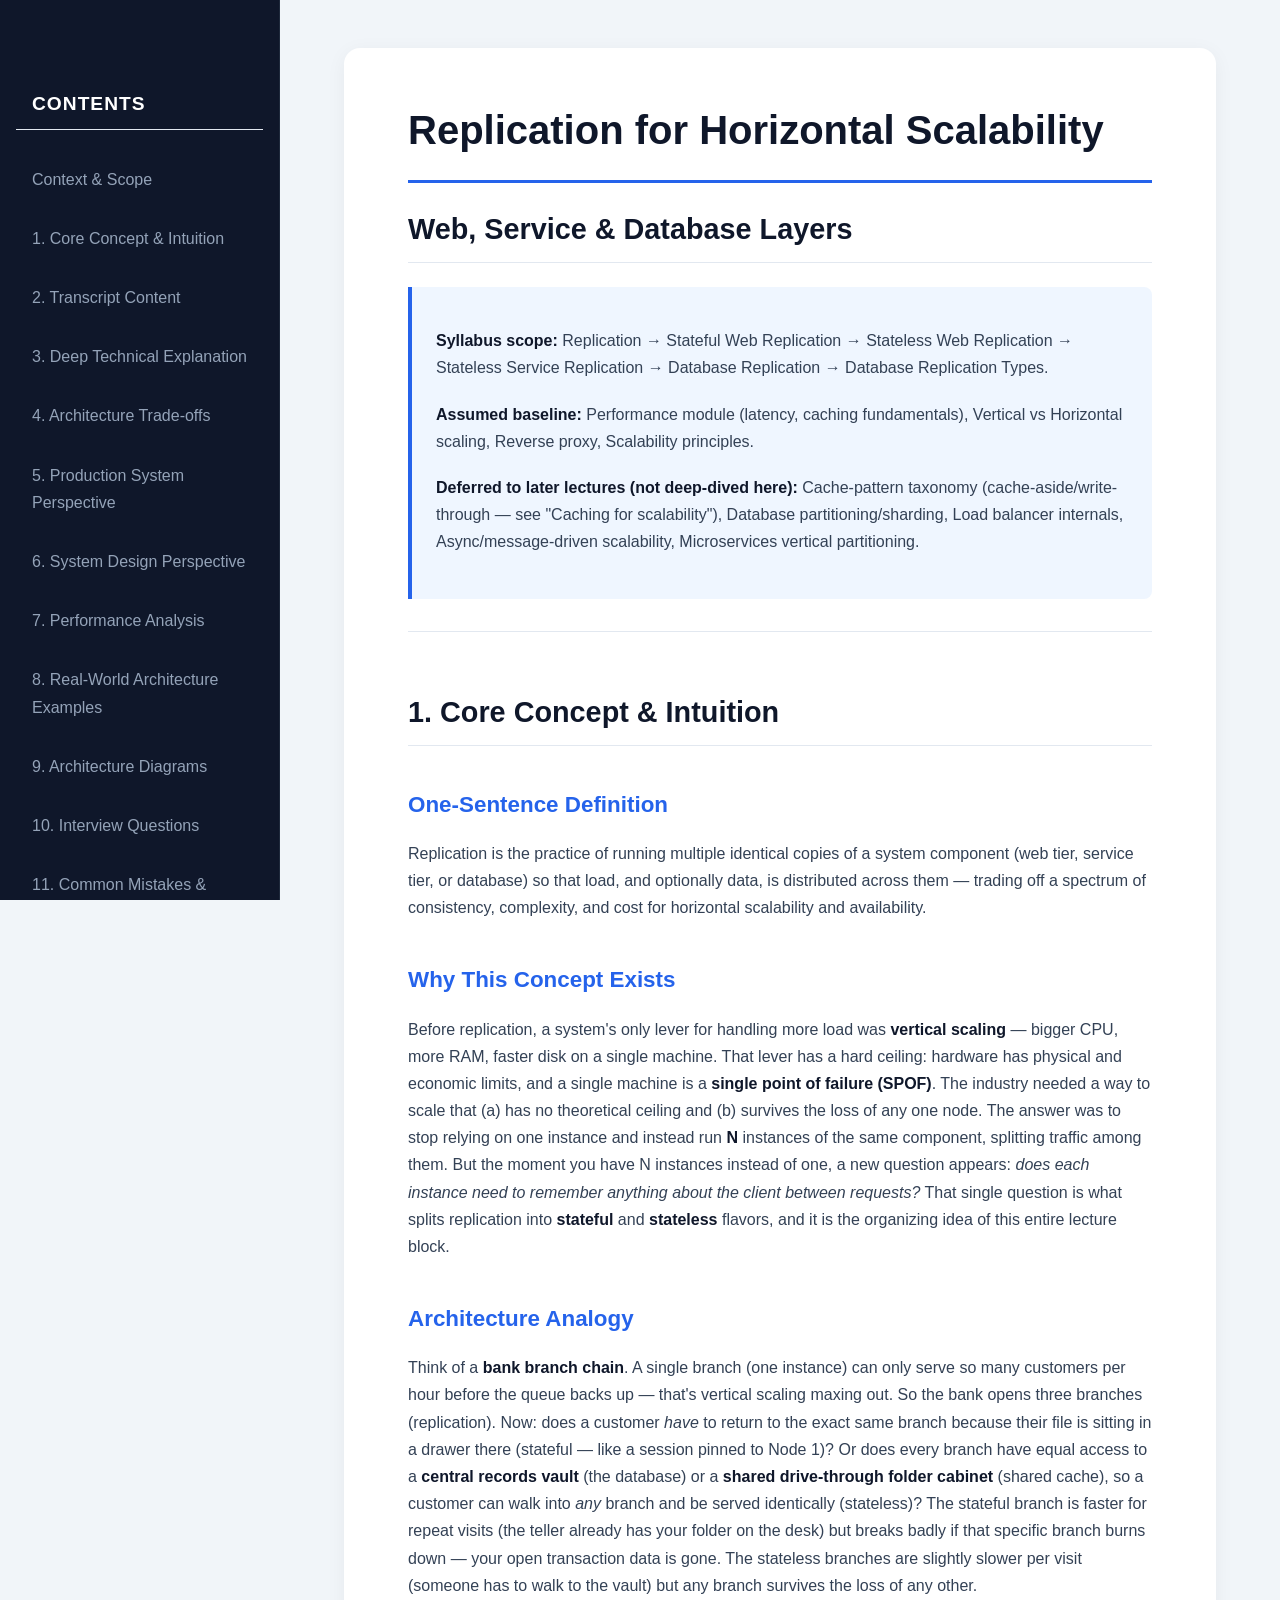
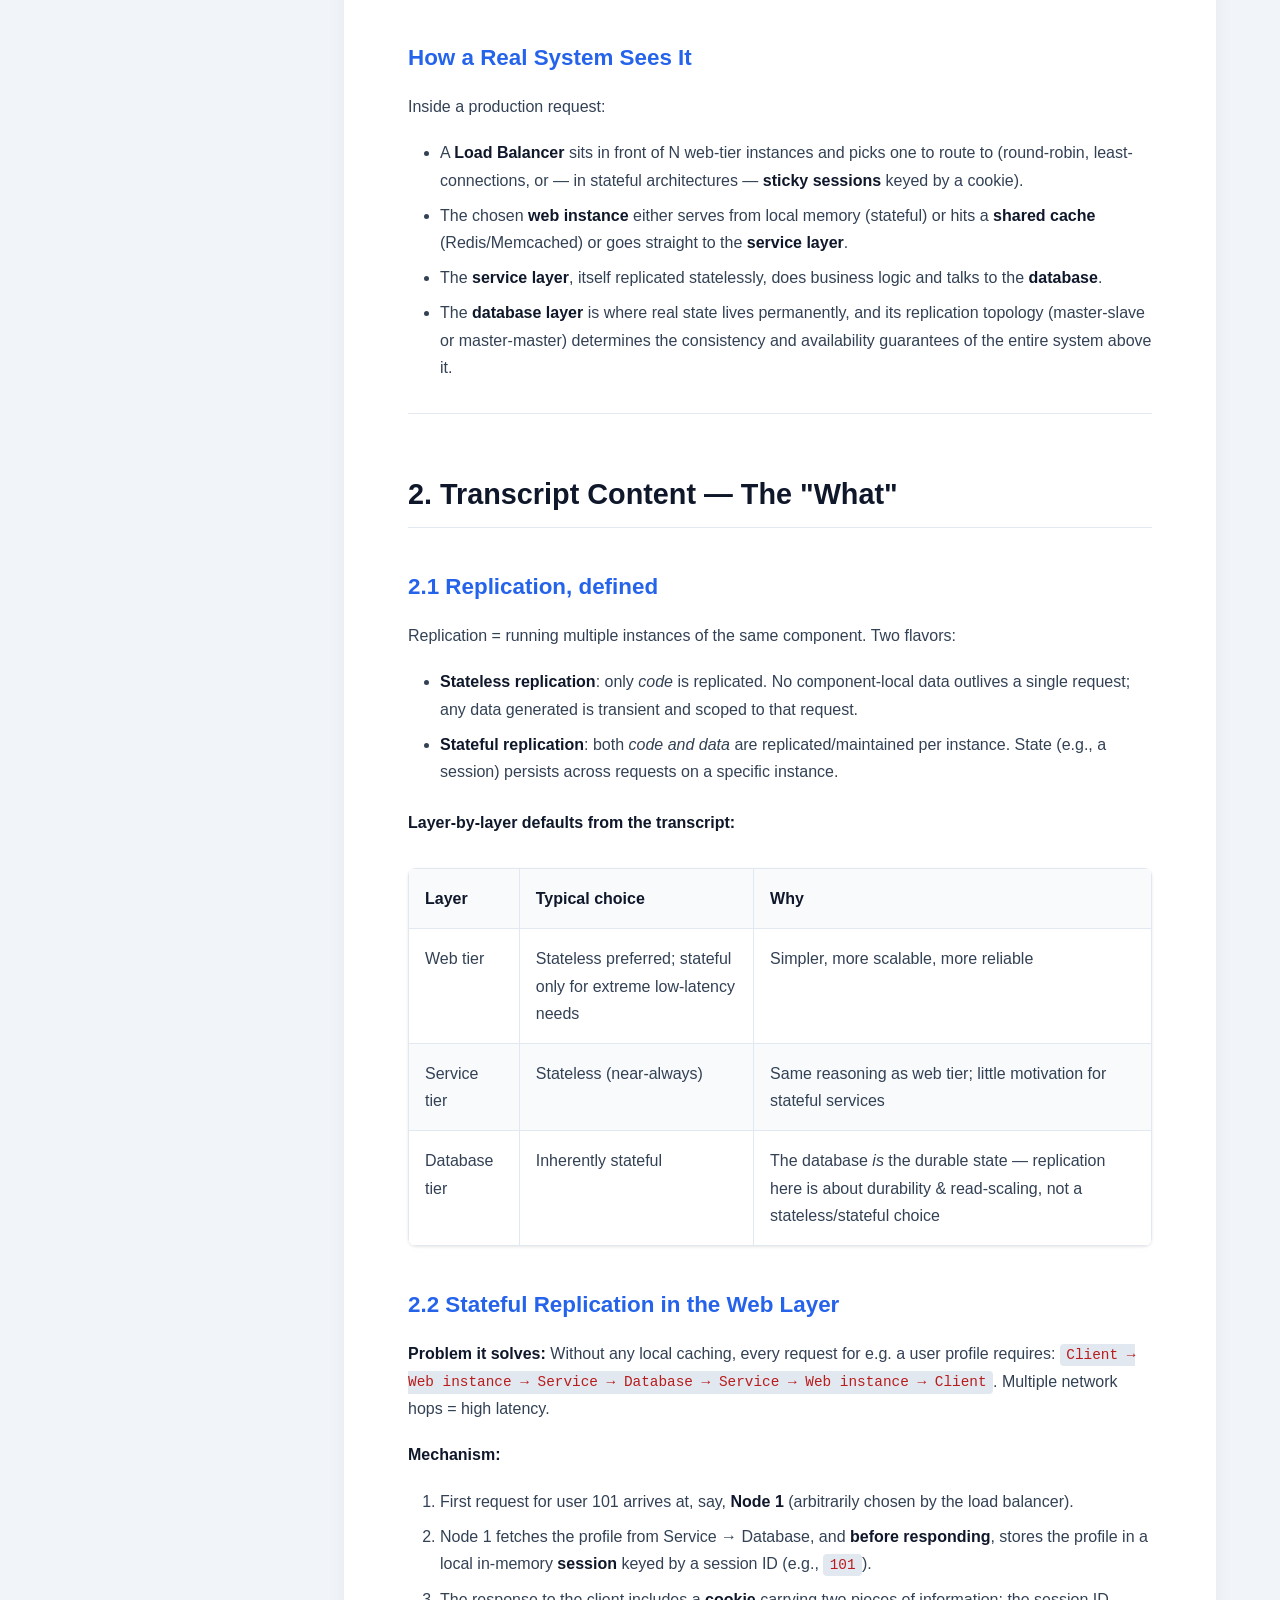
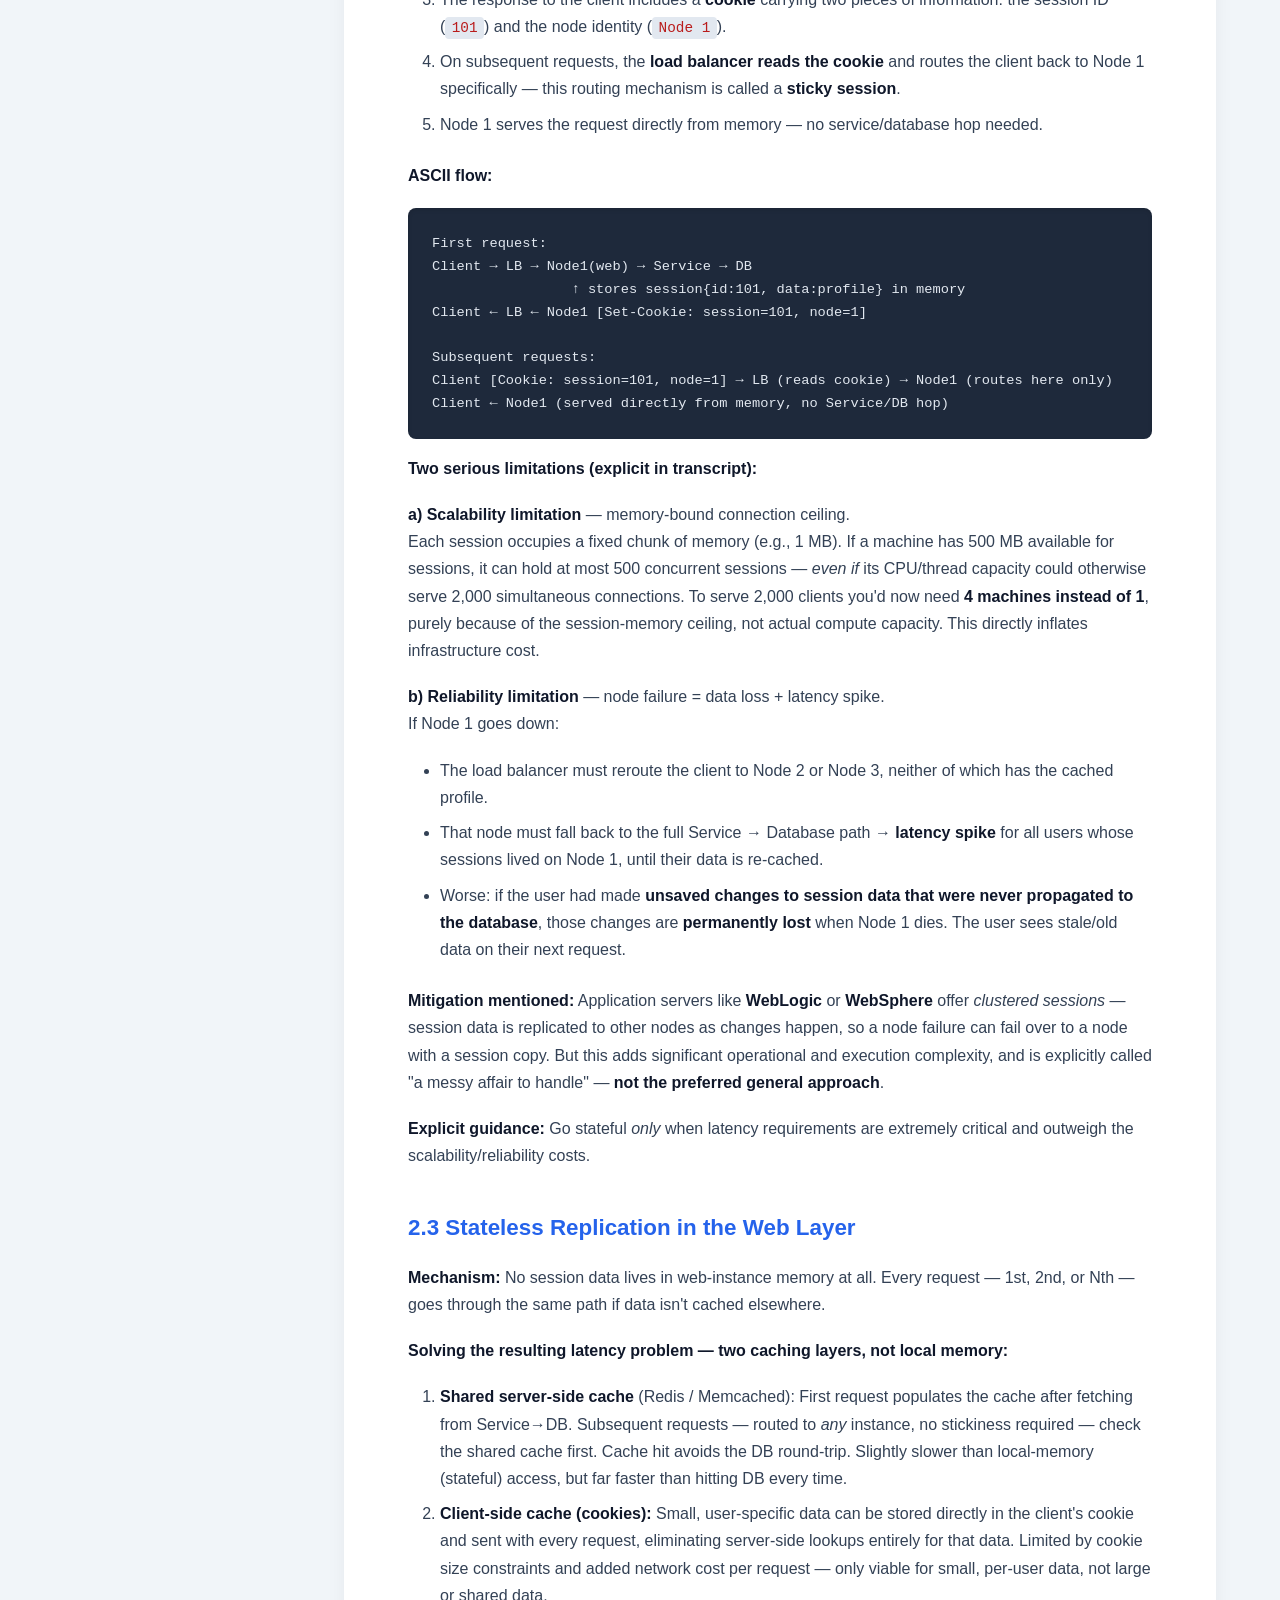
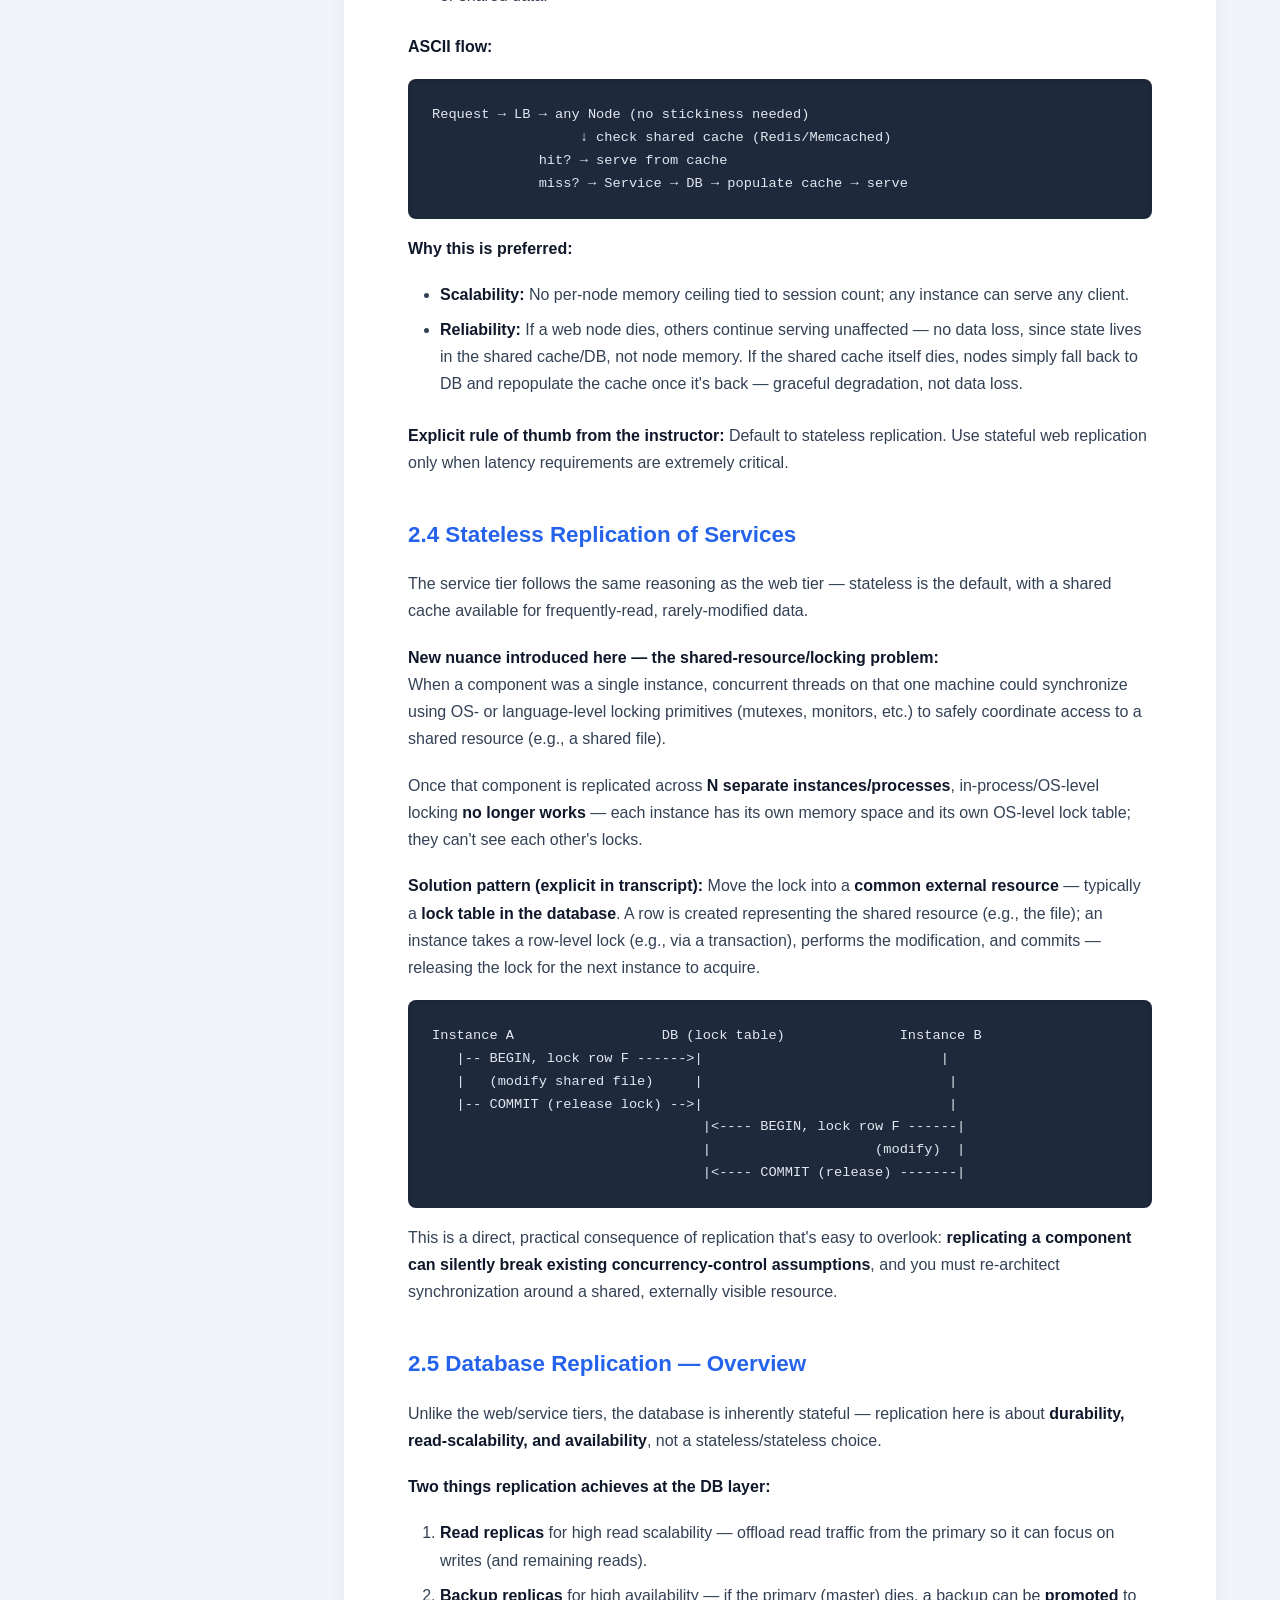
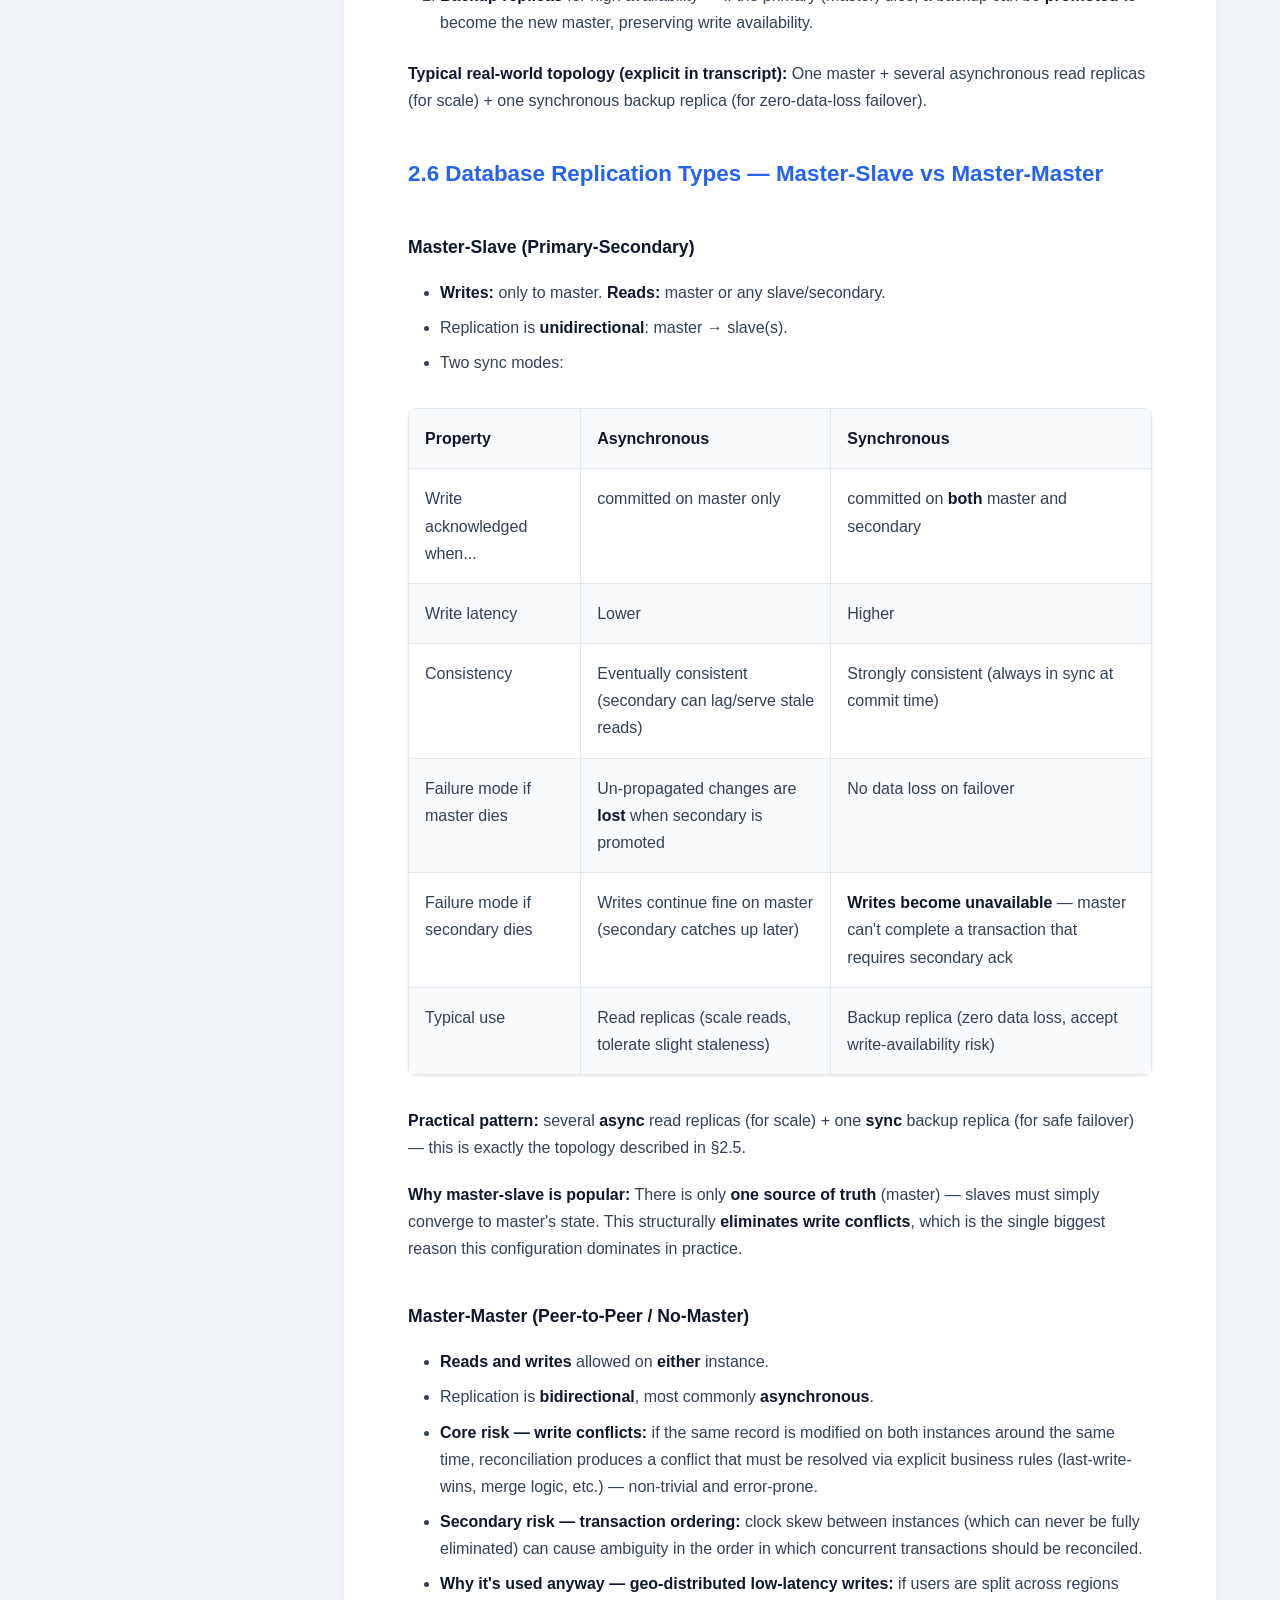
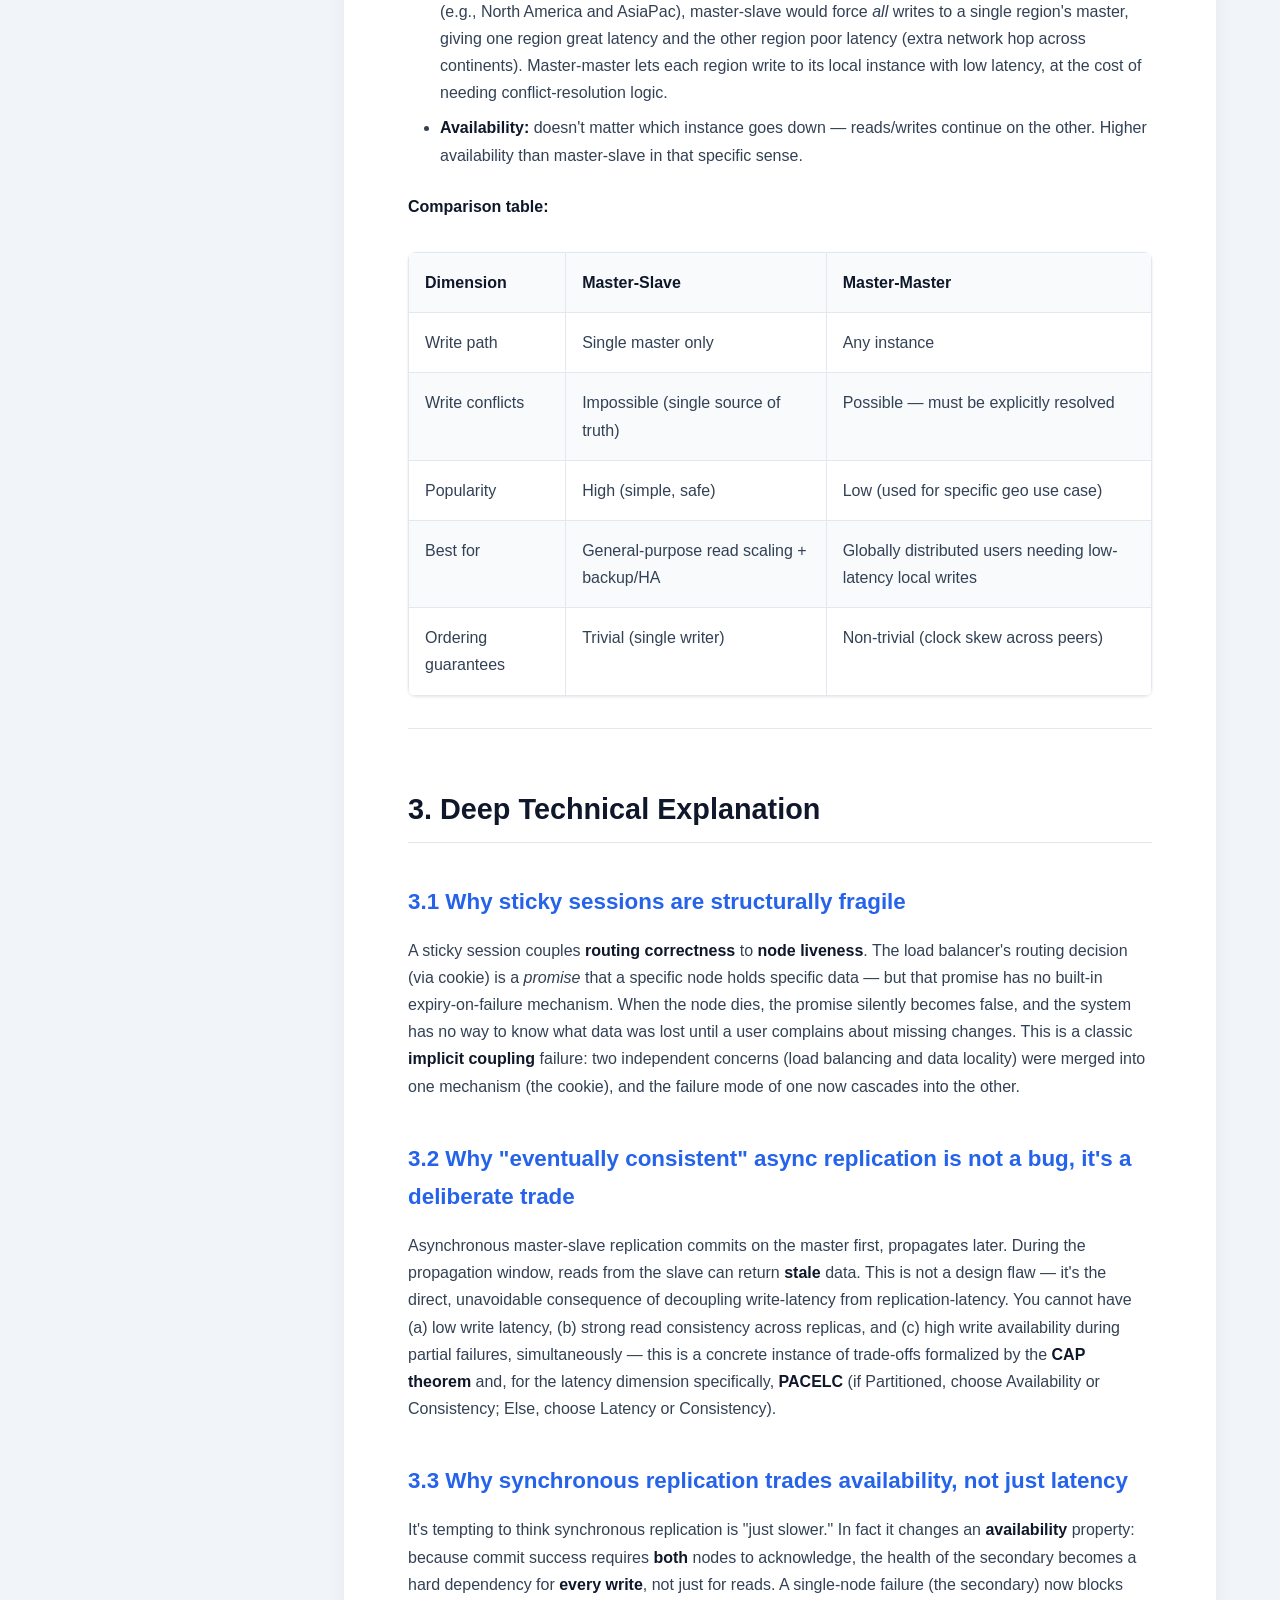
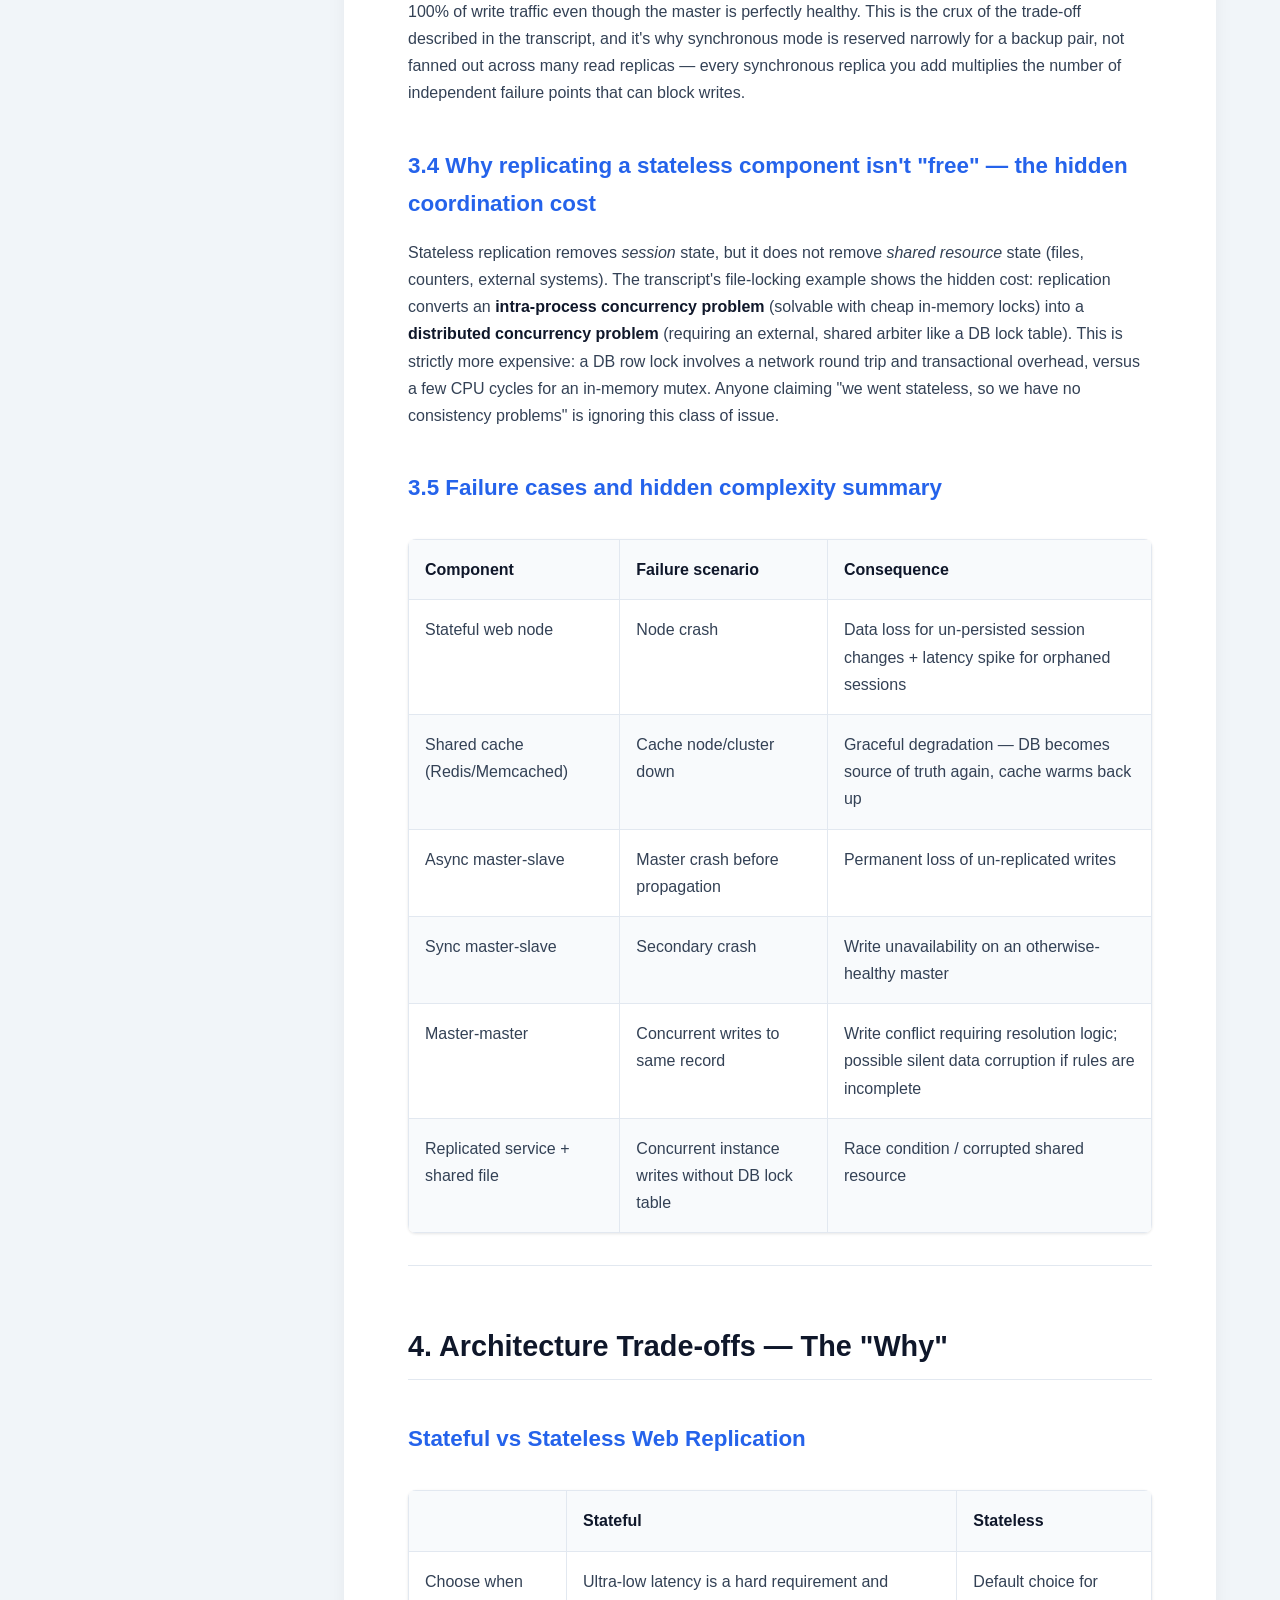
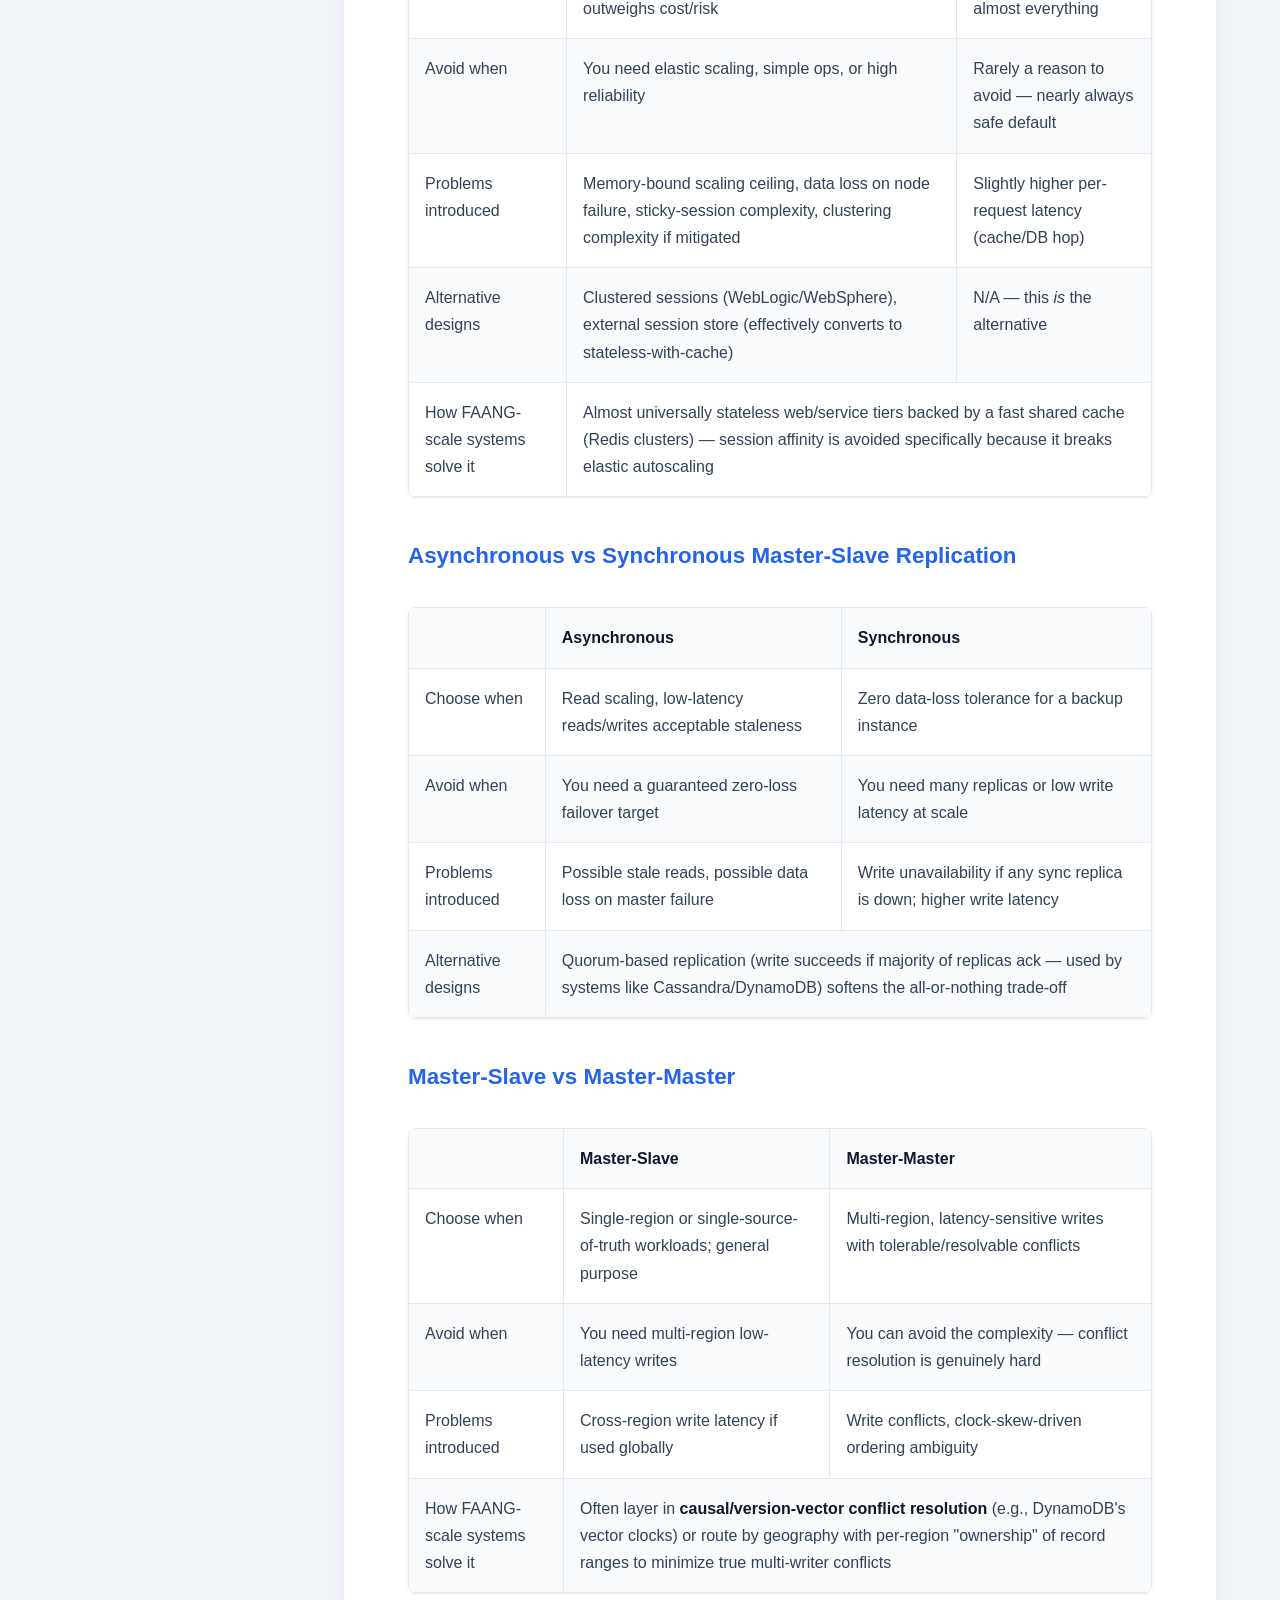
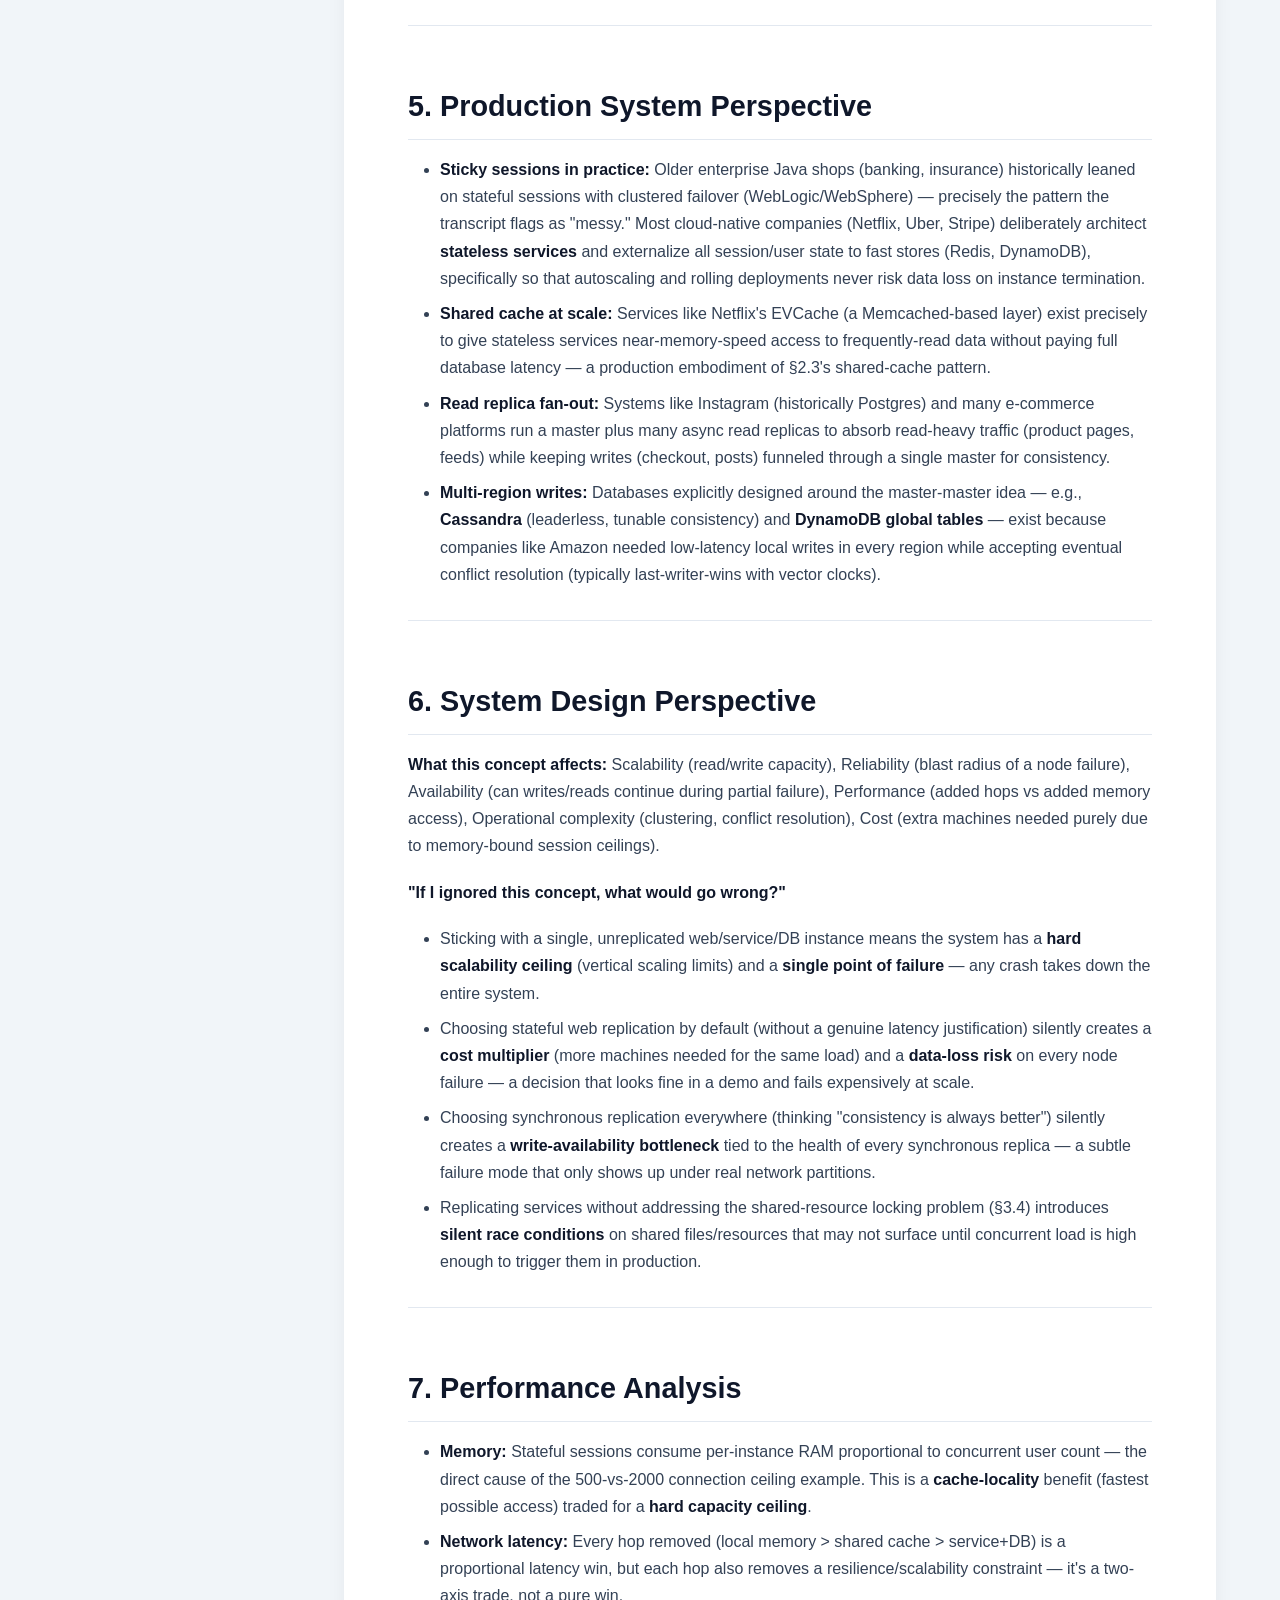
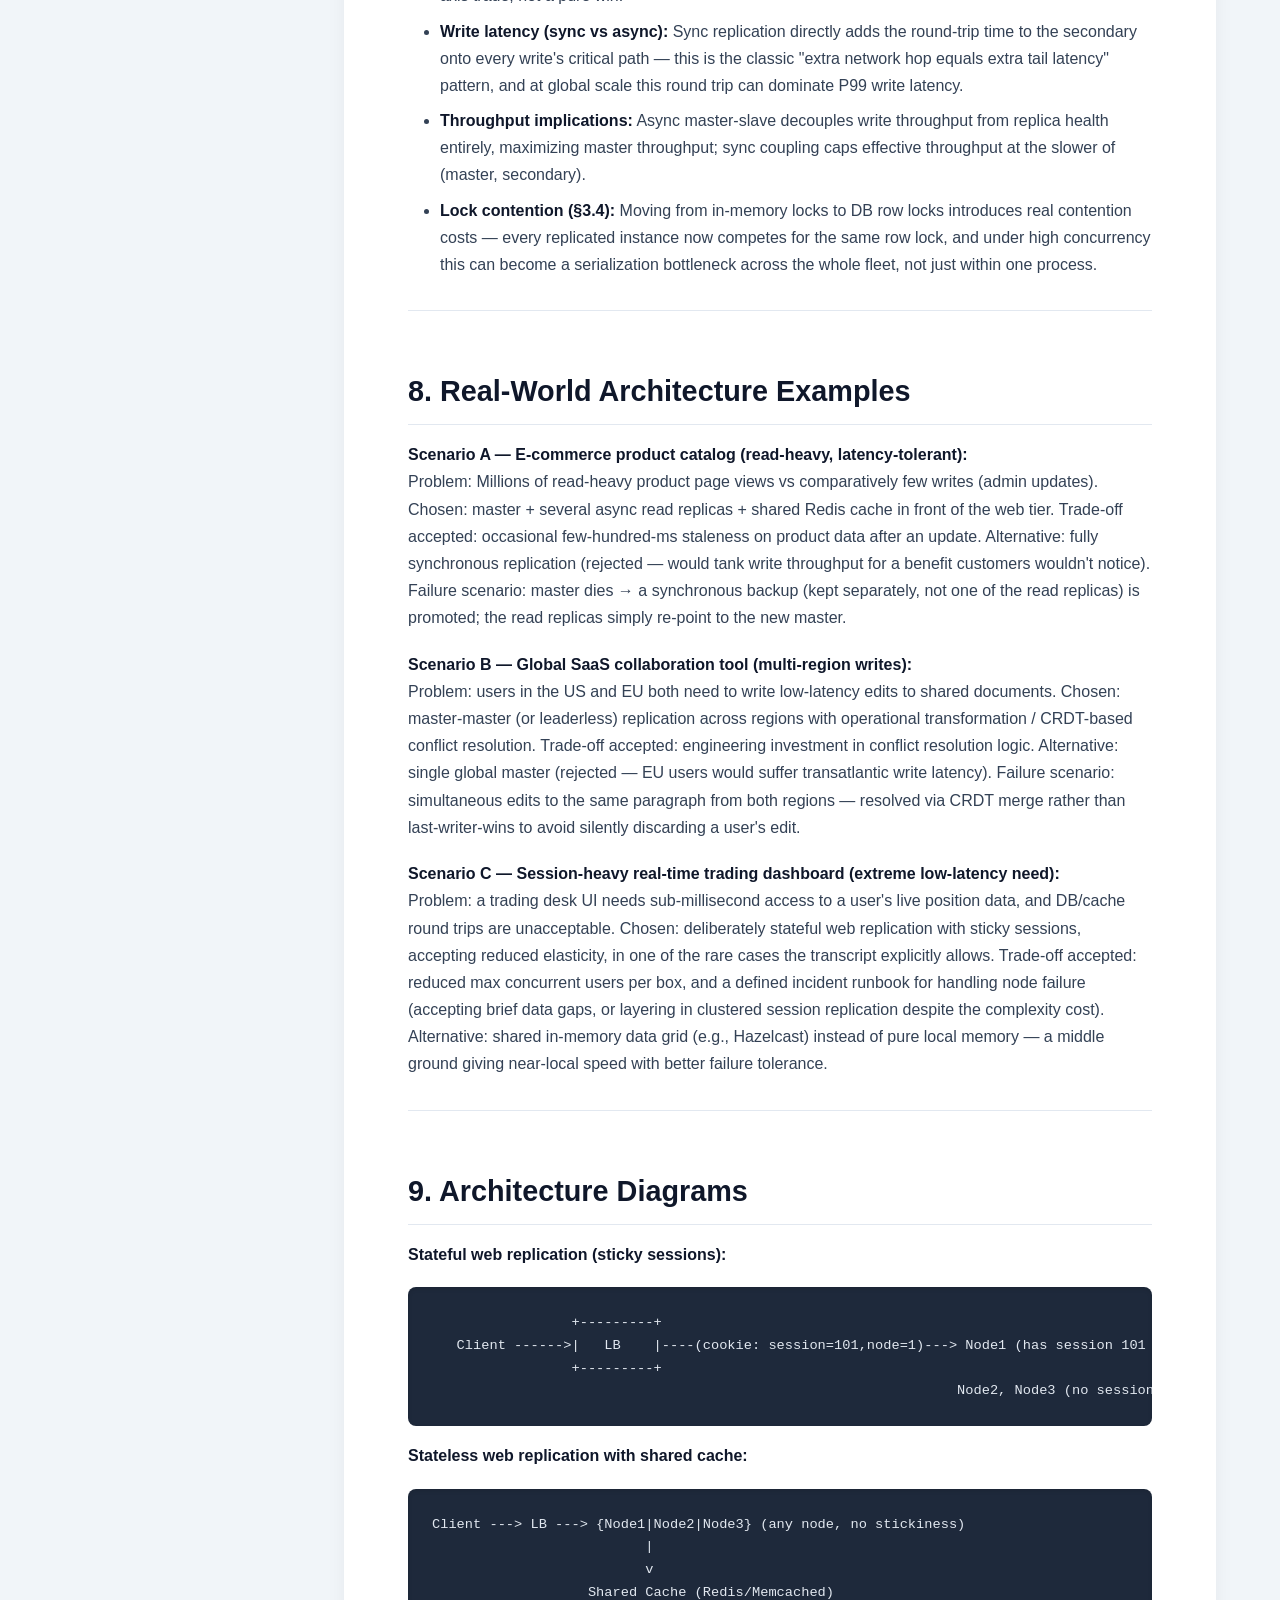
<file: Scalibility/Replication for Horizontal Scalability.html>
<!DOCTYPE html>
<html lang="en">
<head>
    <meta charset="UTF-8">
    <meta name="viewport" content="width=device-width, initial-scale=1.0">
    <title>Replication for Horizontal Scalability</title>
    <style>
        :root {
            --sidebar-bg: #0f172a;
            --sidebar-hover: #1e293b;
            --sidebar-text: #94a3b8;
            --sidebar-text-hover: #f8fafc;
            --bg-color: #f1f5f9;
            --card-bg: #ffffff;
            --text-main: #334155;
            --heading-color: #0f172a;
            --primary-accent: #2563eb;
            --code-bg: #1e293b;
            --code-text: #e2e8f0;
            --inline-code-bg: #e2e8f0;
            --inline-code-text: #b91c1c;
            --border-color: #e2e8f0;
        }

        html {
            scroll-behavior: smooth;
        }

        body {
            margin: 0;
            padding: 0;
            font-family: 'Inter', -apple-system, BlinkMacSystemFont, "Segoe UI", Roboto, Helvetica, Arial, sans-serif;
            background-color: var(--bg-color);
            color: var(--text-main);
            display: flex;
            line-height: 1.7;
        }

        /* Sidebar Navigation */
        .sidebar {
            width: 280px;
            height: 100vh;
            background-color: var(--sidebar-bg);
            position: fixed;
            top: 0;
            left: 0;
            overflow-y: auto;
            padding: 2rem 1rem;
            box-sizing: border-box;
            border-right: 1px solid #1e293b;
        }

        .sidebar h2 {
            color: #ffffff;
            font-size: 1.2rem;
            margin-bottom: 1.5rem;
            padding-left: 1rem;
            text-transform: uppercase;
            letter-spacing: 1px;
        }

        .sidebar ul {
            list-style: none;
            padding: 0;
            margin: 0;
        }

        .sidebar li {
            margin-bottom: 0.5rem;
        }

        .sidebar a {
            display: block;
            padding: 0.75rem 1rem;
            color: var(--sidebar-text);
            text-decoration: none;
            border-radius: 8px;
            font-weight: 500;
            transition: all 0.2s ease;
        }

        .sidebar a:hover {
            background-color: var(--sidebar-hover);
            color: var(--sidebar-text-hover);
            padding-left: 1.25rem;
        }

        /* Main Content Area */
        .content-wrapper {
            margin-left: 280px;
            padding: 3rem 5%;
            width: calc(100% - 280px);
            box-sizing: border-box;
        }

        .content {
            background: var(--card-bg);
            padding: 3rem 4rem;
            border-radius: 16px;
            box-shadow: 0 4px 20px rgba(0, 0, 0, 0.05);
            max-width: 1000px;
            margin: 0 auto;
        }

        /* Typography */
        h1, h2, h3, h4 {
            color: var(--heading-color);
            margin-top: 2.5rem;
            margin-bottom: 1rem;
            font-weight: 700;
        }

        h1 {
            font-size: 2.5rem;
            margin-top: 0;
            padding-bottom: 1rem;
            border-bottom: 3px solid var(--primary-accent);
        }

        h2 {
            font-size: 1.8rem;
            padding-bottom: 0.5rem;
            border-bottom: 1px solid var(--border-color);
            padding-top: 1rem;
        }

        h3 {
            font-size: 1.4rem;
            color: var(--primary-accent);
        }

        h4 {
            font-size: 1.1rem;
            color: var(--heading-color);
        }

        p {
            margin-bottom: 1.2rem;
        }

        strong {
            color: var(--heading-color);
        }

        /* Code Blocks */
        pre {
            background-color: var(--code-bg);
            color: var(--code-text);
            padding: 1.5rem;
            border-radius: 8px;
            overflow-x: auto;
            font-family: 'Fira Code', 'Courier New', Courier, monospace;
            font-size: 0.95rem;
            line-height: 1.5;
            box-shadow: inset 0 2px 4px rgba(0,0,0,0.1);
        }

        code {
            background-color: var(--inline-code-bg);
            color: var(--inline-code-text);
            padding: 0.2rem 0.4rem;
            border-radius: 4px;
            font-family: 'Fira Code', 'Courier New', Courier, monospace;
            font-size: 0.9em;
        }

        pre code {
            background-color: transparent;
            color: inherit;
            padding: 0;
        }

        /* Tables */
        table {
            width: 100%;
            border-collapse: collapse;
            margin: 2rem 0;
            background-color: #ffffff;
            border-radius: 8px;
            overflow: hidden;
            box-shadow: 0 1px 3px rgba(0,0,0,0.1);
        }

        th, td {
            padding: 1rem;
            text-align: left;
            border: 1px solid var(--border-color);
            vertical-align: top;
        }

        th {
            background-color: #f8fafc;
            color: var(--heading-color);
            font-weight: 600;
        }

        tr:nth-child(even) {
            background-color: #f8fafc;
        }

        /* Lists */
        ul, ol {
            margin-bottom: 1.5rem;
            padding-left: 2rem;
        }

        li {
            margin-bottom: 0.5rem;
        }

        hr {
            border: 0;
            border-top: 1px solid var(--border-color);
            margin: 2rem 0;
        }

        /* Callouts / Highlight Box */
        .highlight-box {
            background-color: #eff6ff;
            border-left: 4px solid var(--primary-accent);
            padding: 1.5rem;
            margin: 1.5rem 0;
            border-radius: 0 8px 8px 0;
        }

        /* Responsive Design */
        @media (max-width: 900px) {
            .sidebar {
                width: 100%;
                height: auto;
                position: relative;
                padding: 1rem;
            }
            .content-wrapper {
                margin-left: 0;
                width: 100%;
                padding: 1rem;
            }
            .content {
                padding: 1.5rem;
            }
            h1 {
                font-size: 2rem;
            }
        }
    </style>
</head>
<body>

    <!-- Vertical Sidebar -->
    <nav class="sidebar">
        <h2>Contents</h2>
        <ul>
            <li><a href="#intro">Context & Scope</a></li>
            <li><a href="#core-concept">1. Core Concept & Intuition</a></li>
            <li><a href="#transcript-content">2. Transcript Content</a></li>
            <li><a href="#deep-technical">3. Deep Technical Explanation</a></li>
            <li><a href="#architecture-tradeoffs">4. Architecture Trade-offs</a></li>
            <li><a href="#production-perspective">5. Production System Perspective</a></li>
            <li><a href="#system-design">6. System Design Perspective</a></li>
            <li><a href="#performance-analysis">7. Performance Analysis</a></li>
            <li><a href="#real-world-examples">8. Real-World Architecture Examples</a></li>
            <li><a href="#architecture-diagrams">9. Architecture Diagrams</a></li>
            <li><a href="#interview-questions">10. Interview Questions</a></li>
            <li><a href="#common-mistakes">11. Common Mistakes & Misconceptions</a></li>
            <li><a href="#connections">12. Connections to Other Topics</a></li>
        </ul>
    </nav>

    <!-- Main Content -->
    <main class="content-wrapper">
        <div class="content">

            <div id="intro">
                <h1>Replication for Horizontal Scalability</h1>
                <h2 style="margin-top: -10px; margin-bottom: 0.5rem;">Web, Service & Database Layers</h2>
                
                <div class="highlight-box">
                    <p><strong>Syllabus scope:</strong> Replication → Stateful Web Replication → Stateless Web Replication → Stateless Service Replication → Database Replication → Database Replication Types.</p>
                    <p><strong>Assumed baseline:</strong> Performance module (latency, caching fundamentals), Vertical vs Horizontal scaling, Reverse proxy, Scalability principles.</p>
                    <p><strong>Deferred to later lectures (not deep-dived here):</strong> Cache-pattern taxonomy (cache-aside/write-through — see "Caching for scalability"), Database partitioning/sharding, Load balancer internals, Async/message-driven scalability, Microservices vertical partitioning.</p>
                </div>
                <hr>
            </div>

            <h2 id="core-concept">1. Core Concept & Intuition</h2>
            
            <h3>One-Sentence Definition</h3>
            <p>Replication is the practice of running multiple identical copies of a system component (web tier, service tier, or database) so that load, and optionally data, is distributed across them — trading off a spectrum of consistency, complexity, and cost for horizontal scalability and availability.</p>

            <h3>Why This Concept Exists</h3>
            <p>Before replication, a system's only lever for handling more load was <strong>vertical scaling</strong> — bigger CPU, more RAM, faster disk on a single machine. That lever has a hard ceiling: hardware has physical and economic limits, and a single machine is a <strong>single point of failure (SPOF)</strong>. The industry needed a way to scale that (a) has no theoretical ceiling and (b) survives the loss of any one node. The answer was to stop relying on one instance and instead run <strong>N</strong> instances of the same component, splitting traffic among them. But the moment you have N instances instead of one, a new question appears: <em>does each instance need to remember anything about the client between requests?</em> That single question is what splits replication into <strong>stateful</strong> and <strong>stateless</strong> flavors, and it is the organizing idea of this entire lecture block.</p>

            <h3>Architecture Analogy</h3>
            <p>Think of a <strong>bank branch chain</strong>. A single branch (one instance) can only serve so many customers per hour before the queue backs up — that's vertical scaling maxing out. So the bank opens three branches (replication). Now: does a customer <em>have</em> to return to the exact same branch because their file is sitting in a drawer there (stateful — like a session pinned to Node 1)? Or does every branch have equal access to a <strong>central records vault</strong> (the database) or a <strong>shared drive-through folder cabinet</strong> (shared cache), so a customer can walk into <em>any</em> branch and be served identically (stateless)? The stateful branch is faster for repeat visits (the teller already has your folder on the desk) but breaks badly if that specific branch burns down — your open transaction data is gone. The stateless branches are slightly slower per visit (someone has to walk to the vault) but any branch survives the loss of any other.</p>

            <h3>How a Real System Sees It</h3>
            <p>Inside a production request:</p>
            <ul>
                <li>A <strong>Load Balancer</strong> sits in front of N web-tier instances and picks one to route to (round-robin, least-connections, or — in stateful architectures — <strong>sticky sessions</strong> keyed by a cookie).</li>
                <li>The chosen <strong>web instance</strong> either serves from local memory (stateful) or hits a <strong>shared cache</strong> (Redis/Memcached) or goes straight to the <strong>service layer</strong>.</li>
                <li>The <strong>service layer</strong>, itself replicated statelessly, does business logic and talks to the <strong>database</strong>.</li>
                <li>The <strong>database layer</strong> is where real state lives permanently, and its replication topology (master-slave or master-master) determines the consistency and availability guarantees of the entire system above it.</li>
            </ul>

            <hr>

            <h2 id="transcript-content">2. Transcript Content — The "What"</h2>
            
            <h3>2.1 Replication, defined</h3>
            <p>Replication = running multiple instances of the same component. Two flavors:</p>
            <ul>
                <li><strong>Stateless replication</strong>: only <em>code</em> is replicated. No component-local data outlives a single request; any data generated is transient and scoped to that request.</li>
                <li><strong>Stateful replication</strong>: both <em>code and data</em> are replicated/maintained per instance. State (e.g., a session) persists across requests on a specific instance.</li>
            </ul>

            <p><strong>Layer-by-layer defaults from the transcript:</strong></p>
            <table>
                <thead>
                    <tr>
                        <th>Layer</th>
                        <th>Typical choice</th>
                        <th>Why</th>
                    </tr>
                </thead>
                <tbody>
                    <tr>
                        <td>Web tier</td>
                        <td>Stateless preferred; stateful only for extreme low-latency needs</td>
                        <td>Simpler, more scalable, more reliable</td>
                    </tr>
                    <tr>
                        <td>Service tier</td>
                        <td>Stateless (near-always)</td>
                        <td>Same reasoning as web tier; little motivation for stateful services</td>
                    </tr>
                    <tr>
                        <td>Database tier</td>
                        <td>Inherently stateful</td>
                        <td>The database <em>is</em> the durable state — replication here is about durability &amp; read-scaling, not a stateless/stateful choice</td>
                    </tr>
                </tbody>
            </table>

            <h3>2.2 Stateful Replication in the Web Layer</h3>
            <p><strong>Problem it solves:</strong> Without any local caching, every request for e.g. a user profile requires: <code>Client → Web instance → Service → Database → Service → Web instance → Client</code>. Multiple network hops = high latency.</p>

            <p><strong>Mechanism:</strong></p>
            <ol>
                <li>First request for user 101 arrives at, say, <strong>Node 1</strong> (arbitrarily chosen by the load balancer).</li>
                <li>Node 1 fetches the profile from Service → Database, and <strong>before responding</strong>, stores the profile in a local in-memory <strong>session</strong> keyed by a session ID (e.g., <code>101</code>).</li>
                <li>The response to the client includes a <strong>cookie</strong> carrying two pieces of information: the session ID (<code>101</code>) and the node identity (<code>Node 1</code>).</li>
                <li>On subsequent requests, the <strong>load balancer reads the cookie</strong> and routes the client back to Node 1 specifically — this routing mechanism is called a <strong>sticky session</strong>.</li>
                <li>Node 1 serves the request directly from memory — no service/database hop needed.</li>
            </ol>

            <p><strong>ASCII flow:</strong></p>
<pre><code>First request:
Client → LB → Node1(web) → Service → DB
                 ↑ stores session{id:101, data:profile} in memory
Client ← LB ← Node1 [Set-Cookie: session=101, node=1]

Subsequent requests:
Client [Cookie: session=101, node=1] → LB (reads cookie) → Node1 (routes here only)
Client ← Node1 (served directly from memory, no Service/DB hop)</code></pre>

            <p><strong>Two serious limitations (explicit in transcript):</strong></p>

            <p><strong>a) Scalability limitation</strong> — memory-bound connection ceiling.<br>
            Each session occupies a fixed chunk of memory (e.g., 1 MB). If a machine has 500 MB available for sessions, it can hold at most 500 concurrent sessions — <em>even if</em> its CPU/thread capacity could otherwise serve 2,000 simultaneous connections. To serve 2,000 clients you'd now need <strong>4 machines instead of 1</strong>, purely because of the session-memory ceiling, not actual compute capacity. This directly inflates infrastructure cost.</p>

            <p><strong>b) Reliability limitation</strong> — node failure = data loss + latency spike.<br>
            If Node 1 goes down:</p>
            <ul>
                <li>The load balancer must reroute the client to Node 2 or Node 3, neither of which has the cached profile.</li>
                <li>That node must fall back to the full Service → Database path → <strong>latency spike</strong> for all users whose sessions lived on Node 1, until their data is re-cached.</li>
                <li>Worse: if the user had made <strong>unsaved changes to session data that were never propagated to the database</strong>, those changes are <strong>permanently lost</strong> when Node 1 dies. The user sees stale/old data on their next request.</li>
            </ul>

            <p><strong>Mitigation mentioned:</strong> Application servers like <strong>WebLogic</strong> or <strong>WebSphere</strong> offer <em>clustered sessions</em> — session data is replicated to other nodes as changes happen, so a node failure can fail over to a node with a session copy. But this adds significant operational and execution complexity, and is explicitly called "a messy affair to handle" — <strong>not the preferred general approach</strong>.</p>

            <p><strong>Explicit guidance:</strong> Go stateful <em>only</em> when latency requirements are extremely critical and outweigh the scalability/reliability costs.</p>

            <h3>2.3 Stateless Replication in the Web Layer</h3>
            <p><strong>Mechanism:</strong> No session data lives in web-instance memory at all. Every request — 1st, 2nd, or Nth — goes through the same path if data isn't cached elsewhere.</p>

            <p><strong>Solving the resulting latency problem — two caching layers, not local memory:</strong></p>
            <ol>
                <li><strong>Shared server-side cache</strong> (Redis / Memcached): First request populates the cache after fetching from Service→DB. Subsequent requests — routed to <em>any</em> instance, no stickiness required — check the shared cache first. Cache hit avoids the DB round-trip. Slightly slower than local-memory (stateful) access, but far faster than hitting DB every time.</li>
                <li><strong>Client-side cache (cookies):</strong> Small, user-specific data can be stored directly in the client's cookie and sent with every request, eliminating server-side lookups entirely for that data. Limited by cookie size constraints and added network cost per request — only viable for small, per-user data, not large or shared data.</li>
            </ol>

            <p><strong>ASCII flow:</strong></p>
<pre><code>Request → LB → any Node (no stickiness needed)
                  ↓ check shared cache (Redis/Memcached)
             hit? → serve from cache
             miss? → Service → DB → populate cache → serve</code></pre>

            <p><strong>Why this is preferred:</strong></p>
            <ul>
                <li><strong>Scalability:</strong> No per-node memory ceiling tied to session count; any instance can serve any client.</li>
                <li><strong>Reliability:</strong> If a web node dies, others continue serving unaffected — no data loss, since state lives in the shared cache/DB, not node memory. If the shared cache itself dies, nodes simply fall back to DB and repopulate the cache once it's back — graceful degradation, not data loss.</li>
            </ul>

            <p><strong>Explicit rule of thumb from the instructor:</strong> Default to stateless replication. Use stateful web replication only when latency requirements are extremely critical.</p>

            <h3>2.4 Stateless Replication of Services</h3>
            <p>The service tier follows the same reasoning as the web tier — stateless is the default, with a shared cache available for frequently-read, rarely-modified data.</p>

            <p><strong>New nuance introduced here — the shared-resource/locking problem:</strong><br>
            When a component was a single instance, concurrent threads on that one machine could synchronize using OS- or language-level locking primitives (mutexes, monitors, etc.) to safely coordinate access to a shared resource (e.g., a shared file).</p>

            <p>Once that component is replicated across <strong>N separate instances/processes</strong>, in-process/OS-level locking <strong>no longer works</strong> — each instance has its own memory space and its own OS-level lock table; they can't see each other's locks.</p>

            <p><strong>Solution pattern (explicit in transcript):</strong> Move the lock into a <strong>common external resource</strong> — typically a <strong>lock table in the database</strong>. A row is created representing the shared resource (e.g., the file); an instance takes a row-level lock (e.g., via a transaction), performs the modification, and commits — releasing the lock for the next instance to acquire.</p>

<pre><code>Instance A                  DB (lock table)              Instance B
   |-- BEGIN, lock row F ------&gt;|                             |
   |   (modify shared file)     |                              |
   |-- COMMIT (release lock) --&gt;|                              |
                                 |&lt;---- BEGIN, lock row F ------|
                                 |                    (modify)  |
                                 |&lt;---- COMMIT (release) -------|</code></pre>

            <p>This is a direct, practical consequence of replication that's easy to overlook: <strong>replicating a component can silently break existing concurrency-control assumptions</strong>, and you must re-architect synchronization around a shared, externally visible resource.</p>

            <h3>2.5 Database Replication — Overview</h3>
            <p>Unlike the web/service tiers, the database is inherently stateful — replication here is about <strong>durability, read-scalability, and availability</strong>, not a stateless/stateless choice.</p>

            <p><strong>Two things replication achieves at the DB layer:</strong></p>
            <ol>
                <li><strong>Read replicas</strong> for high read scalability — offload read traffic from the primary so it can focus on writes (and remaining reads).</li>
                <li><strong>Backup replicas</strong> for high availability — if the primary (master) dies, a backup can be <strong>promoted</strong> to become the new master, preserving write availability.</li>
            </ol>

            <p><strong>Typical real-world topology (explicit in transcript):</strong> One master + several asynchronous read replicas (for scale) + one synchronous backup replica (for zero-data-loss failover).</p>

            <h3>2.6 Database Replication Types — Master-Slave vs Master-Master</h3>

            <h4>Master-Slave (Primary-Secondary)</h4>
            <ul>
                <li><strong>Writes:</strong> only to master. <strong>Reads:</strong> master or any slave/secondary.</li>
                <li>Replication is <strong>unidirectional</strong>: master → slave(s).</li>
                <li>Two sync modes:</li>
            </ul>

            <table>
                <thead>
                    <tr>
                        <th>Property</th>
                        <th>Asynchronous</th>
                        <th>Synchronous</th>
                    </tr>
                </thead>
                <tbody>
                    <tr>
                        <td>Write acknowledged when...</td>
                        <td>committed on master only</td>
                        <td>committed on <strong>both</strong> master and secondary</td>
                    </tr>
                    <tr>
                        <td>Write latency</td>
                        <td>Lower</td>
                        <td>Higher</td>
                    </tr>
                    <tr>
                        <td>Consistency</td>
                        <td>Eventually consistent (secondary can lag/serve stale reads)</td>
                        <td>Strongly consistent (always in sync at commit time)</td>
                    </tr>
                    <tr>
                        <td>Failure mode if master dies</td>
                        <td>Un-propagated changes are <strong>lost</strong> when secondary is promoted</td>
                        <td>No data loss on failover</td>
                    </tr>
                    <tr>
                        <td>Failure mode if secondary dies</td>
                        <td>Writes continue fine on master (secondary catches up later)</td>
                        <td><strong>Writes become unavailable</strong> — master can't complete a transaction that requires secondary ack</td>
                    </tr>
                    <tr>
                        <td>Typical use</td>
                        <td>Read replicas (scale reads, tolerate slight staleness)</td>
                        <td>Backup replica (zero data loss, accept write-availability risk)</td>
                    </tr>
                </tbody>
            </table>

            <p><strong>Practical pattern:</strong> several <strong>async</strong> read replicas (for scale) + one <strong>sync</strong> backup replica (for safe failover) — this is exactly the topology described in §2.5.</p>

            <p><strong>Why master-slave is popular:</strong> There is only <strong>one source of truth</strong> (master) — slaves must simply converge to master's state. This structurally <strong>eliminates write conflicts</strong>, which is the single biggest reason this configuration dominates in practice.</p>

            <h4>Master-Master (Peer-to-Peer / No-Master)</h4>
            <ul>
                <li><strong>Reads and writes</strong> allowed on <strong>either</strong> instance.</li>
                <li>Replication is <strong>bidirectional</strong>, most commonly <strong>asynchronous</strong>.</li>
                <li><strong>Core risk — write conflicts:</strong> if the same record is modified on both instances around the same time, reconciliation produces a conflict that must be resolved via explicit business rules (last-write-wins, merge logic, etc.) — non-trivial and error-prone.</li>
                <li><strong>Secondary risk — transaction ordering:</strong> clock skew between instances (which can never be fully eliminated) can cause ambiguity in the order in which concurrent transactions should be reconciled.</li>
                <li><strong>Why it's used anyway — geo-distributed low-latency writes:</strong> if users are split across regions (e.g., North America and AsiaPac), master-slave would force <em>all</em> writes to a single region's master, giving one region great latency and the other region poor latency (extra network hop across continents). Master-master lets each region write to its local instance with low latency, at the cost of needing conflict-resolution logic.</li>
                <li><strong>Availability:</strong> doesn't matter which instance goes down — reads/writes continue on the other. Higher availability than master-slave in that specific sense.</li>
            </ul>

            <p><strong>Comparison table:</strong></p>
            <table>
                <thead>
                    <tr>
                        <th>Dimension</th>
                        <th>Master-Slave</th>
                        <th>Master-Master</th>
                    </tr>
                </thead>
                <tbody>
                    <tr>
                        <td>Write path</td>
                        <td>Single master only</td>
                        <td>Any instance</td>
                    </tr>
                    <tr>
                        <td>Write conflicts</td>
                        <td>Impossible (single source of truth)</td>
                        <td>Possible — must be explicitly resolved</td>
                    </tr>
                    <tr>
                        <td>Popularity</td>
                        <td>High (simple, safe)</td>
                        <td>Low (used for specific geo use case)</td>
                    </tr>
                    <tr>
                        <td>Best for</td>
                        <td>General-purpose read scaling + backup/HA</td>
                        <td>Globally distributed users needing low-latency local writes</td>
                    </tr>
                    <tr>
                        <td>Ordering guarantees</td>
                        <td>Trivial (single writer)</td>
                        <td>Non-trivial (clock skew across peers)</td>
                    </tr>
                </tbody>
            </table>

            <hr>

            <h2 id="deep-technical">3. Deep Technical Explanation</h2>

            <h3>3.1 Why sticky sessions are structurally fragile</h3>
            <p>A sticky session couples <strong>routing correctness</strong> to <strong>node liveness</strong>. The load balancer's routing decision (via cookie) is a <em>promise</em> that a specific node holds specific data — but that promise has no built-in expiry-on-failure mechanism. When the node dies, the promise silently becomes false, and the system has no way to know what data was lost until a user complains about missing changes. This is a classic <strong>implicit coupling</strong> failure: two independent concerns (load balancing and data locality) were merged into one mechanism (the cookie), and the failure mode of one now cascades into the other.</p>

            <h3>3.2 Why "eventually consistent" async replication is not a bug, it's a deliberate trade</h3>
            <p>Asynchronous master-slave replication commits on the master first, propagates later. During the propagation window, reads from the slave can return <strong>stale</strong> data. This is not a design flaw — it's the direct, unavoidable consequence of decoupling write-latency from replication-latency. You cannot have (a) low write latency, (b) strong read consistency across replicas, and (c) high write availability during partial failures, simultaneously — this is a concrete instance of trade-offs formalized by the <strong>CAP theorem</strong> and, for the latency dimension specifically, <strong>PACELC</strong> (if Partitioned, choose Availability or Consistency; Else, choose Latency or Consistency).</p>

            <h3>3.3 Why synchronous replication trades availability, not just latency</h3>
            <p>It's tempting to think synchronous replication is "just slower." In fact it changes an <strong>availability</strong> property: because commit success requires <strong>both</strong> nodes to acknowledge, the health of the secondary becomes a hard dependency for <strong>every write</strong>, not just for reads. A single-node failure (the secondary) now blocks 100% of write traffic even though the master is perfectly healthy. This is the crux of the trade-off described in the transcript, and it's why synchronous mode is reserved narrowly for a backup pair, not fanned out across many read replicas — every synchronous replica you add multiplies the number of independent failure points that can block writes.</p>

            <h3>3.4 Why replicating a stateless component isn't "free" — the hidden coordination cost</h3>
            <p>Stateless replication removes <em>session</em> state, but it does not remove <em>shared resource</em> state (files, counters, external systems). The transcript's file-locking example shows the hidden cost: replication converts an <strong>intra-process concurrency problem</strong> (solvable with cheap in-memory locks) into a <strong>distributed concurrency problem</strong> (requiring an external, shared arbiter like a DB lock table). This is strictly more expensive: a DB row lock involves a network round trip and transactional overhead, versus a few CPU cycles for an in-memory mutex. Anyone claiming "we went stateless, so we have no consistency problems" is ignoring this class of issue.</p>

            <h3>3.5 Failure cases and hidden complexity summary</h3>
            <table>
                <thead>
                    <tr>
                        <th>Component</th>
                        <th>Failure scenario</th>
                        <th>Consequence</th>
                    </tr>
                </thead>
                <tbody>
                    <tr>
                        <td>Stateful web node</td>
                        <td>Node crash</td>
                        <td>Data loss for un-persisted session changes + latency spike for orphaned sessions</td>
                    </tr>
                    <tr>
                        <td>Shared cache (Redis/Memcached)</td>
                        <td>Cache node/cluster down</td>
                        <td>Graceful degradation — DB becomes source of truth again, cache warms back up</td>
                    </tr>
                    <tr>
                        <td>Async master-slave</td>
                        <td>Master crash before propagation</td>
                        <td>Permanent loss of un-replicated writes</td>
                    </tr>
                    <tr>
                        <td>Sync master-slave</td>
                        <td>Secondary crash</td>
                        <td>Write unavailability on an otherwise-healthy master</td>
                    </tr>
                    <tr>
                        <td>Master-master</td>
                        <td>Concurrent writes to same record</td>
                        <td>Write conflict requiring resolution logic; possible silent data corruption if rules are incomplete</td>
                    </tr>
                    <tr>
                        <td>Replicated service + shared file</td>
                        <td>Concurrent instance writes without DB lock table</td>
                        <td>Race condition / corrupted shared resource</td>
                    </tr>
                </tbody>
            </table>

            <hr>

            <h2 id="architecture-tradeoffs">4. Architecture Trade-offs — The "Why"</h2>

            <h3>Stateful vs Stateless Web Replication</h3>
            <table>
                <thead>
                    <tr>
                        <th></th>
                        <th>Stateful</th>
                        <th>Stateless</th>
                    </tr>
                </thead>
                <tbody>
                    <tr>
                        <td>Choose when</td>
                        <td>Ultra-low latency is a hard requirement and outweighs cost/risk</td>
                        <td>Default choice for almost everything</td>
                    </tr>
                    <tr>
                        <td>Avoid when</td>
                        <td>You need elastic scaling, simple ops, or high reliability</td>
                        <td>Rarely a reason to avoid — nearly always safe default</td>
                    </tr>
                    <tr>
                        <td>Problems introduced</td>
                        <td>Memory-bound scaling ceiling, data loss on node failure, sticky-session complexity, clustering complexity if mitigated</td>
                        <td>Slightly higher per-request latency (cache/DB hop)</td>
                    </tr>
                    <tr>
                        <td>Alternative designs</td>
                        <td>Clustered sessions (WebLogic/WebSphere), external session store (effectively converts to stateless-with-cache)</td>
                        <td>N/A — this <em>is</em> the alternative</td>
                    </tr>
                    <tr>
                        <td>How FAANG-scale systems solve it</td>
                        <td colspan="2">Almost universally stateless web/service tiers backed by a fast shared cache (Redis clusters) — session affinity is avoided specifically because it breaks elastic autoscaling</td>
                    </tr>
                </tbody>
            </table>

            <h3>Asynchronous vs Synchronous Master-Slave Replication</h3>
            <table>
                <thead>
                    <tr>
                        <th></th>
                        <th>Asynchronous</th>
                        <th>Synchronous</th>
                    </tr>
                </thead>
                <tbody>
                    <tr>
                        <td>Choose when</td>
                        <td>Read scaling, low-latency reads/writes acceptable staleness</td>
                        <td>Zero data-loss tolerance for a backup instance</td>
                    </tr>
                    <tr>
                        <td>Avoid when</td>
                        <td>You need a guaranteed zero-loss failover target</td>
                        <td>You need many replicas or low write latency at scale</td>
                    </tr>
                    <tr>
                        <td>Problems introduced</td>
                        <td>Possible stale reads, possible data loss on master failure</td>
                        <td>Write unavailability if any sync replica is down; higher write latency</td>
                    </tr>
                    <tr>
                        <td>Alternative designs</td>
                        <td colspan="2">Quorum-based replication (write succeeds if majority of replicas ack — used by systems like Cassandra/DynamoDB) softens the all-or-nothing trade-off</td>
                    </tr>
                </tbody>
            </table>

            <h3>Master-Slave vs Master-Master</h3>
            <table>
                <thead>
                    <tr>
                        <th></th>
                        <th>Master-Slave</th>
                        <th>Master-Master</th>
                    </tr>
                </thead>
                <tbody>
                    <tr>
                        <td>Choose when</td>
                        <td>Single-region or single-source-of-truth workloads; general purpose</td>
                        <td>Multi-region, latency-sensitive writes with tolerable/resolvable conflicts</td>
                    </tr>
                    <tr>
                        <td>Avoid when</td>
                        <td>You need multi-region low-latency writes</td>
                        <td>You can avoid the complexity — conflict resolution is genuinely hard</td>
                    </tr>
                    <tr>
                        <td>Problems introduced</td>
                        <td>Cross-region write latency if used globally</td>
                        <td>Write conflicts, clock-skew-driven ordering ambiguity</td>
                    </tr>
                    <tr>
                        <td>How FAANG-scale systems solve it</td>
                        <td colspan="2">Often layer in <strong>causal/version-vector conflict resolution</strong> (e.g., DynamoDB's vector clocks) or route by geography with per-region "ownership" of record ranges to minimize true multi-writer conflicts</td>
                    </tr>
                </tbody>
            </table>

            <hr>

            <h2 id="production-perspective">5. Production System Perspective</h2>
            
            <ul>
                <li><strong>Sticky sessions in practice:</strong> Older enterprise Java shops (banking, insurance) historically leaned on stateful sessions with clustered failover (WebLogic/WebSphere) — precisely the pattern the transcript flags as "messy." Most cloud-native companies (Netflix, Uber, Stripe) deliberately architect <strong>stateless services</strong> and externalize all session/user state to fast stores (Redis, DynamoDB), specifically so that autoscaling and rolling deployments never risk data loss on instance termination.</li>
                <li><strong>Shared cache at scale:</strong> Services like Netflix's EVCache (a Memcached-based layer) exist precisely to give stateless services near-memory-speed access to frequently-read data without paying full database latency — a production embodiment of §2.3's shared-cache pattern.</li>
                <li><strong>Read replica fan-out:</strong> Systems like Instagram (historically Postgres) and many e-commerce platforms run a master plus many async read replicas to absorb read-heavy traffic (product pages, feeds) while keeping writes (checkout, posts) funneled through a single master for consistency.</li>
                <li><strong>Multi-region writes:</strong> Databases explicitly designed around the master-master idea — e.g., <strong>Cassandra</strong> (leaderless, tunable consistency) and <strong>DynamoDB global tables</strong> — exist because companies like Amazon needed low-latency local writes in every region while accepting eventual conflict resolution (typically last-writer-wins with vector clocks).</li>
            </ul>

            <hr>

            <h2 id="system-design">6. System Design Perspective</h2>
            
            <p><strong>What this concept affects:</strong> Scalability (read/write capacity), Reliability (blast radius of a node failure), Availability (can writes/reads continue during partial failure), Performance (added hops vs added memory access), Operational complexity (clustering, conflict resolution), Cost (extra machines needed purely due to memory-bound session ceilings).</p>

            <p><strong>"If I ignored this concept, what would go wrong?"</strong></p>
            <ul>
                <li>Sticking with a single, unreplicated web/service/DB instance means the system has a <strong>hard scalability ceiling</strong> (vertical scaling limits) and a <strong>single point of failure</strong> — any crash takes down the entire system.</li>
                <li>Choosing stateful web replication by default (without a genuine latency justification) silently creates a <strong>cost multiplier</strong> (more machines needed for the same load) and a <strong>data-loss risk</strong> on every node failure — a decision that looks fine in a demo and fails expensively at scale.</li>
                <li>Choosing synchronous replication everywhere (thinking "consistency is always better") silently creates a <strong>write-availability bottleneck</strong> tied to the health of every synchronous replica — a subtle failure mode that only shows up under real network partitions.</li>
                <li>Replicating services without addressing the shared-resource locking problem (§3.4) introduces <strong>silent race conditions</strong> on shared files/resources that may not surface until concurrent load is high enough to trigger them in production.</li>
            </ul>

            <hr>

            <h2 id="performance-analysis">7. Performance Analysis</h2>
            
            <ul>
                <li><strong>Memory:</strong> Stateful sessions consume per-instance RAM proportional to concurrent user count — the direct cause of the 500-vs-2000 connection ceiling example. This is a <strong>cache-locality</strong> benefit (fastest possible access) traded for a <strong>hard capacity ceiling</strong>.</li>
                <li><strong>Network latency:</strong> Every hop removed (local memory &gt; shared cache &gt; service+DB) is a proportional latency win, but each hop also removes a resilience/scalability constraint — it's a two-axis trade, not a pure win.</li>
                <li><strong>Write latency (sync vs async):</strong> Sync replication directly adds the round-trip time to the secondary onto every write's critical path — this is the classic "extra network hop equals extra tail latency" pattern, and at global scale this round trip can dominate P99 write latency.</li>
                <li><strong>Throughput implications:</strong> Async master-slave decouples write throughput from replica health entirely, maximizing master throughput; sync coupling caps effective throughput at the slower of (master, secondary).</li>
                <li><strong>Lock contention (§3.4):</strong> Moving from in-memory locks to DB row locks introduces real contention costs — every replicated instance now competes for the same row lock, and under high concurrency this can become a serialization bottleneck across the whole fleet, not just within one process.</li>
            </ul>

            <hr>

            <h2 id="real-world-examples">8. Real-World Architecture Examples</h2>
            
            <p><strong>Scenario A — E-commerce product catalog (read-heavy, latency-tolerant):</strong><br>
            Problem: Millions of read-heavy product page views vs comparatively few writes (admin updates). Chosen: master + several async read replicas + shared Redis cache in front of the web tier. Trade-off accepted: occasional few-hundred-ms staleness on product data after an update. Alternative: fully synchronous replication (rejected — would tank write throughput for a benefit customers wouldn't notice). Failure scenario: master dies → a synchronous backup (kept separately, not one of the read replicas) is promoted; the read replicas simply re-point to the new master.</p>

            <p><strong>Scenario B — Global SaaS collaboration tool (multi-region writes):</strong><br>
            Problem: users in the US and EU both need to write low-latency edits to shared documents. Chosen: master-master (or leaderless) replication across regions with operational transformation / CRDT-based conflict resolution. Trade-off accepted: engineering investment in conflict resolution logic. Alternative: single global master (rejected — EU users would suffer transatlantic write latency). Failure scenario: simultaneous edits to the same paragraph from both regions — resolved via CRDT merge rather than last-writer-wins to avoid silently discarding a user's edit.</p>

            <p><strong>Scenario C — Session-heavy real-time trading dashboard (extreme low-latency need):</strong><br>
            Problem: a trading desk UI needs sub-millisecond access to a user's live position data, and DB/cache round trips are unacceptable. Chosen: deliberately stateful web replication with sticky sessions, accepting reduced elasticity, in one of the rare cases the transcript explicitly allows. Trade-off accepted: reduced max concurrent users per box, and a defined incident runbook for handling node failure (accepting brief data gaps, or layering in clustered session replication despite the complexity cost). Alternative: shared in-memory data grid (e.g., Hazelcast) instead of pure local memory — a middle ground giving near-local speed with better failure tolerance.</p>

            <hr>

            <h2 id="architecture-diagrams">9. Architecture Diagrams</h2>
            
            <p><strong>Stateful web replication (sticky sessions):</strong></p>
<pre><code>                 +---------+
   Client ------&gt;|   LB    |----(cookie: session=101,node=1)---&gt; Node1 (has session 101 in memory)
                 +---------+
                                                                Node2, Node3 (no session 101)</code></pre>

            <p><strong>Stateless web replication with shared cache:</strong></p>
<pre><code>Client ---&gt; LB ---&gt; {Node1|Node2|Node3} (any node, no stickiness)
                          |
                          v
                   Shared Cache (Redis/Memcached)
                     | hit          | miss
                     v              v
               serve directly   Service --&gt; DB --&gt; populate cache --&gt; serve</code></pre>

            <p><strong>Master-slave (async read replicas + sync backup):</strong></p>
<pre><code>                     +-----------+
        writes ----&gt; |  Master   |
                     +-----------+
                     /     |      \
              (async)  (async)   (sync)
                 v         v         v
           ReadRepl1  ReadRepl2   Backup (promoted on master failure, zero data loss)
             ^reads      ^reads</code></pre>

            <p><strong>Master-master (bidirectional, geo-distributed):</strong></p>
<pre><code>   NA Users --writes/reads--&gt; Instance-NA &lt;==bidirectional async==&gt; Instance-APAC &lt;--writes/reads-- APAC Users
                                                (conflict resolution on reconciliation)</code></pre>

            <hr>

            <h2 id="interview-questions">10. Interview Questions</h2>

            <h3>Basic</h3>
            <ol>
                <li><strong>What is the difference between stateful and stateless replication?</strong><br>
                <em>Answer:</em> Stateless replicates only code — no data outlives a single request on a given instance. Stateful replicates code <em>and</em> data — instances hold long-lived, request-independent data (e.g., sessions) locally. Trade-off: stateful gives lower latency for repeat access but couples correctness to a specific node's availability, hurting scalability and reliability.</li>
                <li><strong>What is a sticky session, and what problem does it solve?</strong><br>
                <em>Answer:</em> A load-balancer mechanism that routes a client's repeat requests to the same backend node, based on a cookie encoding session ID and node identity. It solves the problem of a stateful node needing to be the one serving a given user's cached data. It introduces fragility: if that node dies, the "stickiness" promise is broken.</li>
                <li><strong>What is the difference between master-slave and master-master database replication?</strong><br>
                <em>Answer:</em> Master-slave: writes go only to a single master; slaves are read-only and unidirectionally synced — no write conflicts possible. Master-master: any instance accepts writes; replication is bidirectional — write conflicts are possible and must be resolved.</li>
            </ol>

            <h3>Intermediate</h3>
            <ol start="4">
                <li><strong>You need to scale reads on a database that gets 100x more reads than writes. Would you use async or sync master-slave replication, and why?</strong><br>
                <em>Answer:</em> Asynchronous — for read replicas, you want low write latency on the master and are willing to tolerate a small propagation delay (eventual consistency) on reads. Synchronous replication would unnecessarily slow every write and risk write unavailability if any replica has issues — reserved for a small number of backup replicas, not fan-out read replicas.</li>
                <li><strong>A stateful web architecture works fine at low traffic but starts requiring far more machines than expected as traffic grows. Why?</strong><br>
                <em>Answer:</em> Session data occupies memory per connection; the machine's true CPU/thread-based capacity (e.g., 2,000 connections) is overridden by a much lower memory-bound ceiling (e.g., 500 sessions at 1MB each on 500MB available). Scaling to the same real user load now requires proportionally more machines than a stateless design would, inflating cost.</li>
                <li><strong>Compare synchronous master-slave replication to master-master replication in terms of availability.</strong><br>
                <em>Answer:</em> Synchronous master-slave: doesn't matter which of the two nodes fails, writes become unavailable, because a commit requires both nodes' acknowledgment. Master-master: writes/reads can continue on whichever instance survives — higher raw availability — but at the structural cost of possible write conflicts that synchronous master-slave never has to face.</li>
            </ol>

            <h3>Advanced</h3>
            <ol start="7">
                <li><strong>Design the replication topology for a globally distributed social media app where users in the US, EU, and Asia all post content with low latency, and explain the trade-offs.</strong><br>
                <em>Answer:</em> Master-master (or leaderless, e.g., Cassandra-style) replication across three regional clusters, each accepting local writes, with asynchronous bidirectional (or all-to-all) propagation. Trade-offs: must implement conflict resolution (e.g., last-writer-wins with vector clocks, or CRDTs for structured merges), must accept eventual consistency for cross-region reads, and must handle clock-skew-driven ordering ambiguity. Alternative (single global master) would fix consistency and eliminate conflicts, but at the cost of unacceptable write latency for two of the three regions — rejected because the product's core UX (posting) is latency-sensitive.</li>
                <li><strong>Explain, in CAP/PACELC terms, why asynchronous master-slave replication cannot give you both low write latency and strong read consistency simultaneously.</strong><br>
                <em>Answer:</em> Asynchronous replication decouples the write-commit event from replica propagation to minimize write latency (only the master needs to ack). That decoupling is exactly what creates the window where a replica read can be stale — you've explicitly chosen Latency over Consistency (the "ELC" in PACELC) during normal operation, and Availability over Consistency ("AC") during a partition, because you don't want writes blocked waiting on a replica.</li>
                <li><strong>A team replicated a previously single-instance service that periodically writes an aggregate counter to a shared file. After replication, they see corrupted/incorrect counter values under load. Diagnose and fix.</strong><br>
                <em>Answer:</em> Diagnosis: the original code relied on in-process/OS-level locking (e.g., a mutex) to synchronize writes to the shared file — valid only within a single process/machine. After replication across independent instances, each instance has its own OS lock scope; none of them can see or respect another instance's lock, so concurrent writes race and corrupt the file. Fix: replace the local lock with an externally shared, cross-instance lock — e.g., a row-level lock in a database "lock table" representing that file, acquired via a transaction (BEGIN → lock row → modify file → COMMIT to release), which every instance, regardless of which machine it runs on, will honor.</li>
            </ol>

            <hr>

            <h2 id="common-mistakes">11. Common Mistakes & Misconceptions</h2>
            <ul>
                <li><strong>"Stateless is always slower, so stateful is better for performance."</strong> False in aggregate: stateful is faster <em>per cache hit on that specific node</em>, but it doesn't eliminate latency system-wide — it just relocates where the cache lives, at the cost of a scalability/reliability ceiling that stateless designs don't have. A well-placed shared cache closes most of the latency gap without the downsides.</li>
                <li><strong>"Synchronous replication is strictly 'more correct,' so just use it everywhere."</strong> It trades consistency for <strong>write availability</strong> — using it for every read replica (instead of just a backup) needlessly caps your write throughput at your slowest replica and creates unnecessary availability risk.</li>
                <li><strong>"Master-master gives better availability, so it's a strict upgrade over master-slave."</strong> It removes the single-writer property, and with it the "no write conflicts, ever" guarantee that makes master-slave operationally simple. It's a trade, not a strict upgrade — appropriate specifically for geo-distributed low-latency-write needs, not as a general default.</li>
                <li><strong>"If I made my service stateless, I don't need to worry about concurrency/locking anymore."</strong> Removing <em>session</em> state doesn't remove <em>shared external resource</em> state (files, counters, third-party systems) — those still need cross-instance coordination once replicated (§3.4).</li>
                <li><strong>"Async replication lag is a bug to be fixed."</strong> It's an inherent property of the async design choice, not a defect — the fix isn't "make it faster," it's "choose sync replication for the specific replica where staleness is unacceptable" (i.e., the backup, not every read replica).</li>
            </ul>

            <hr>

            <h2 id="connections">12. Connections to Other Architecture Topics</h2>
<pre><code>Vertical Scaling limits
        │
        ▼
 Horizontal Scaling ──► Replication ──┬──► Stateful (Web) ──► Sticky Sessions ──► Load Balancer routing
                                       │
                                       ├──► Stateless (Web/Service) ──► Shared Cache (Redis/Memcached)
                                       │            │
                                       │            └──► "Caching for scalability" (next lecture — cache-aside, write-through patterns)
                                       │
                                       └──► Database Replication ──┬──► Master-Slave (Async/Sync) ──► CAP / PACELC
                                                                    │
                                                                    └──► Master-Master ──► Conflict Resolution ──► Vector Clocks / CRDTs
                                                                                 │
                                                                                 └──► (future) Database Partitioning / Sharding — for write-scale beyond what any single master can take, complementary to replication</code></pre>

            <p><strong>Forward pointers (per syllabus mapping — not deep-dived here on purpose):</strong></p>
            <ul>
                <li>Shared-cache architecture patterns (cache-aside, write-through, TTL strategy) → <strong>"Caching for scalability"</strong></li>
                <li>Splitting a <em>single</em> database's data across multiple machines by key range (as opposed to replicating the <em>whole</em> dataset) → <strong>"Database partitioning"</strong></li>
                <li>How the load balancer actually makes routing decisions (health checks, algorithms, discovery) → <strong>Load Balancing sub-track</strong></li>
                <li>Decoupling write latency from downstream processing entirely via queues → <strong>Asynchronous services / Asynchronous processing &amp; scalability</strong></li>
            </ul>
        </div>
    </main>

</body>
</html>
</file>
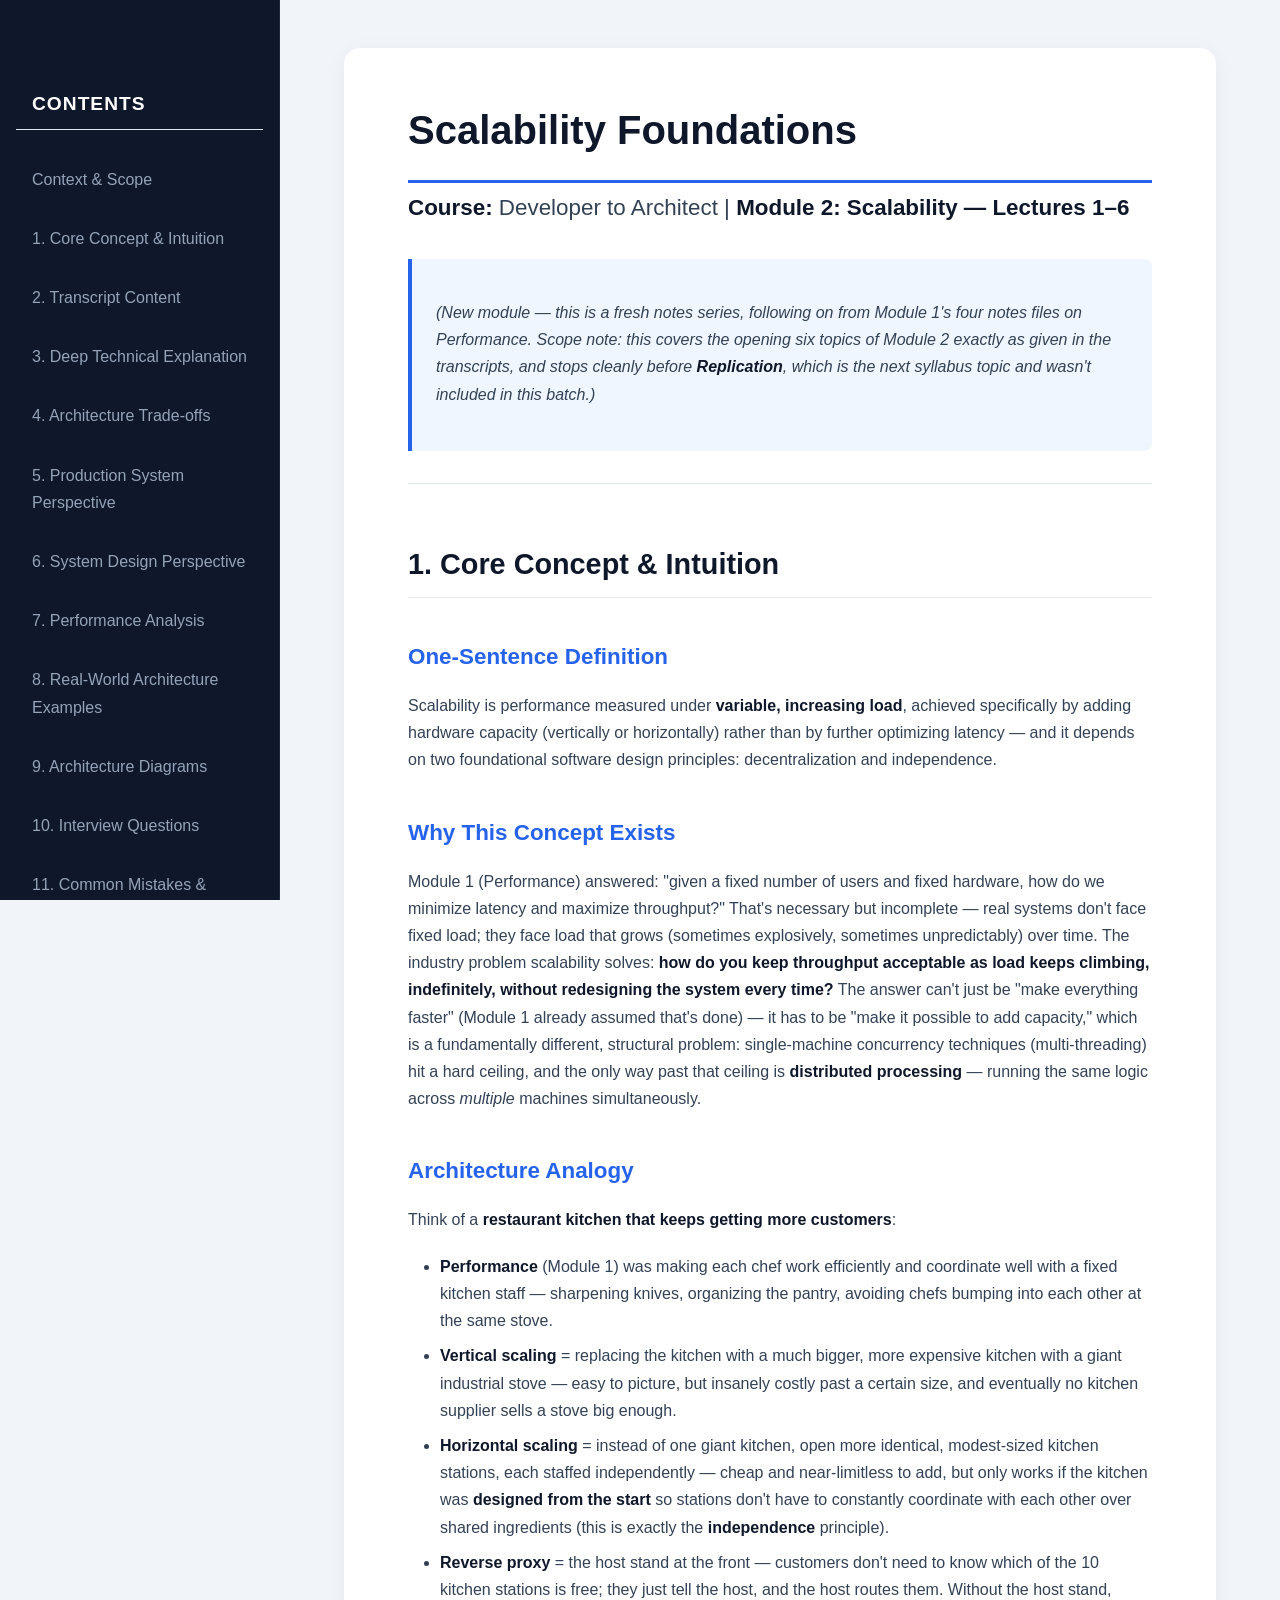
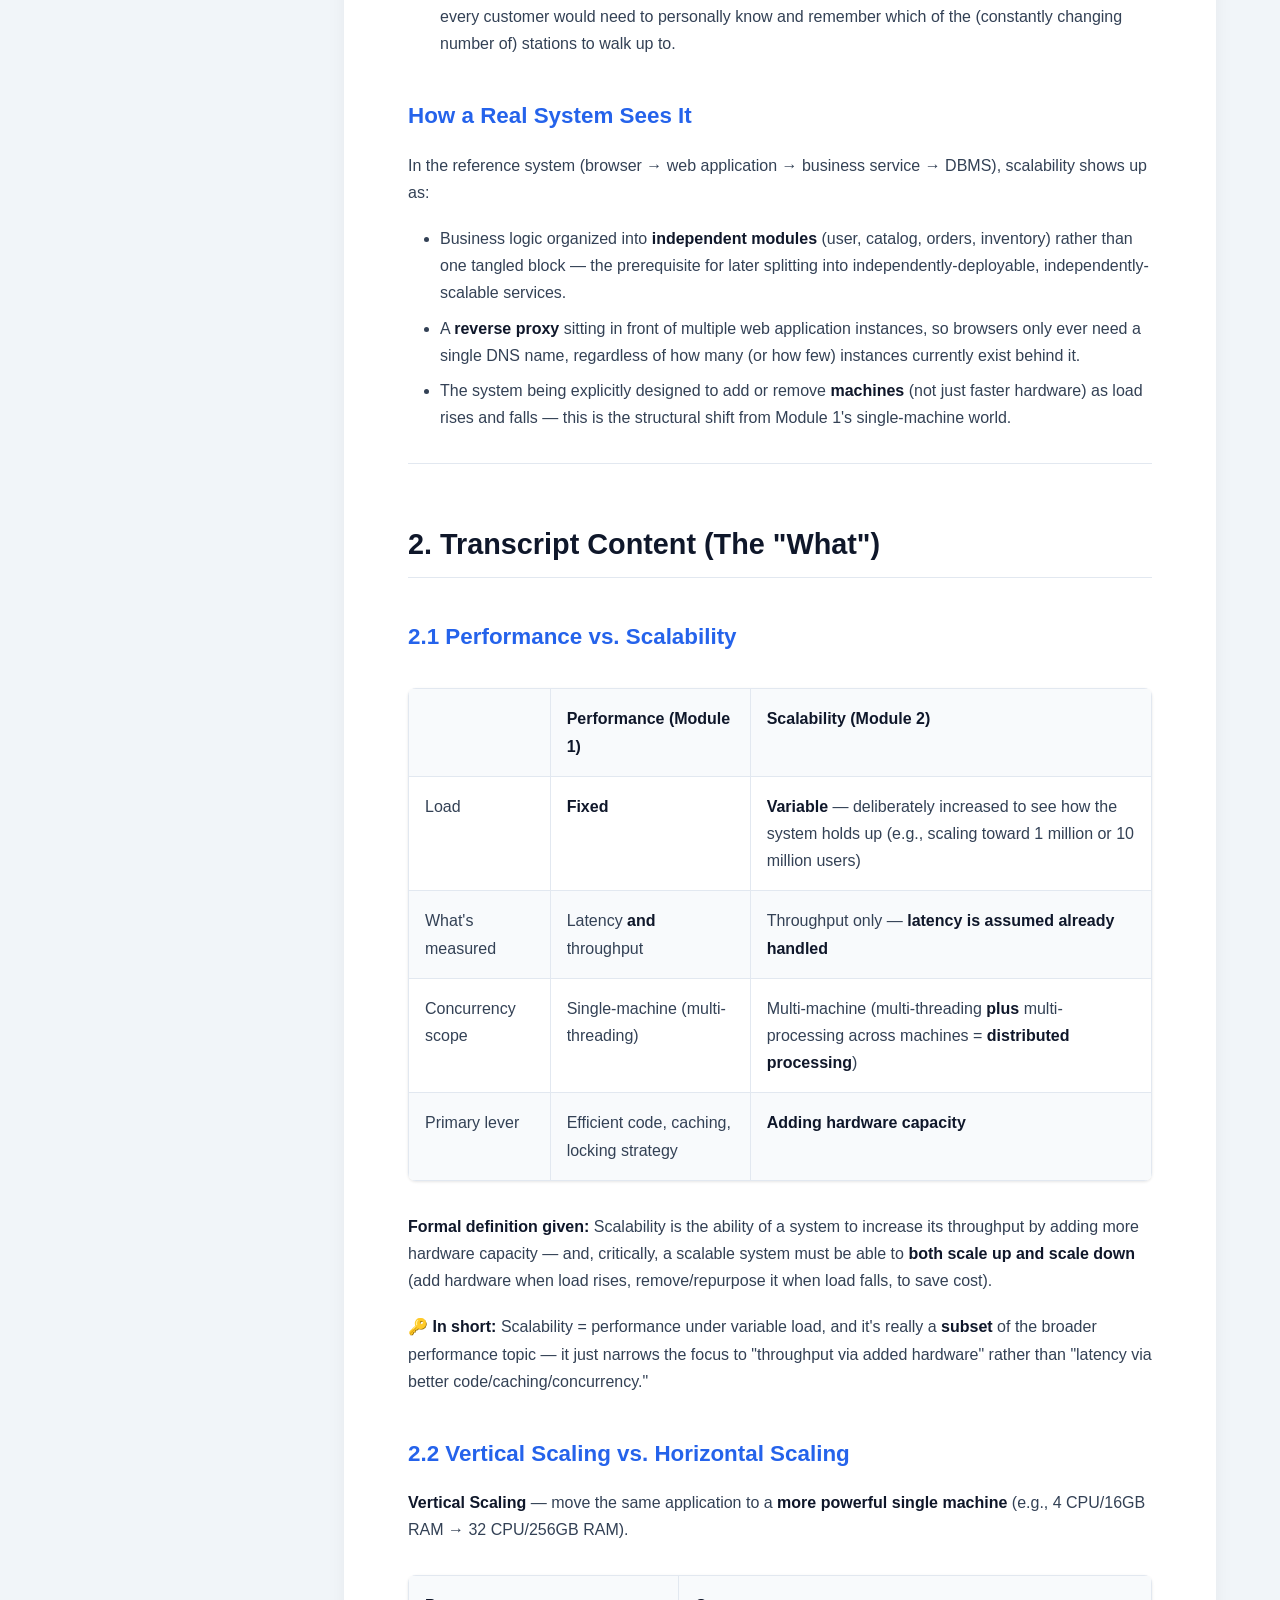
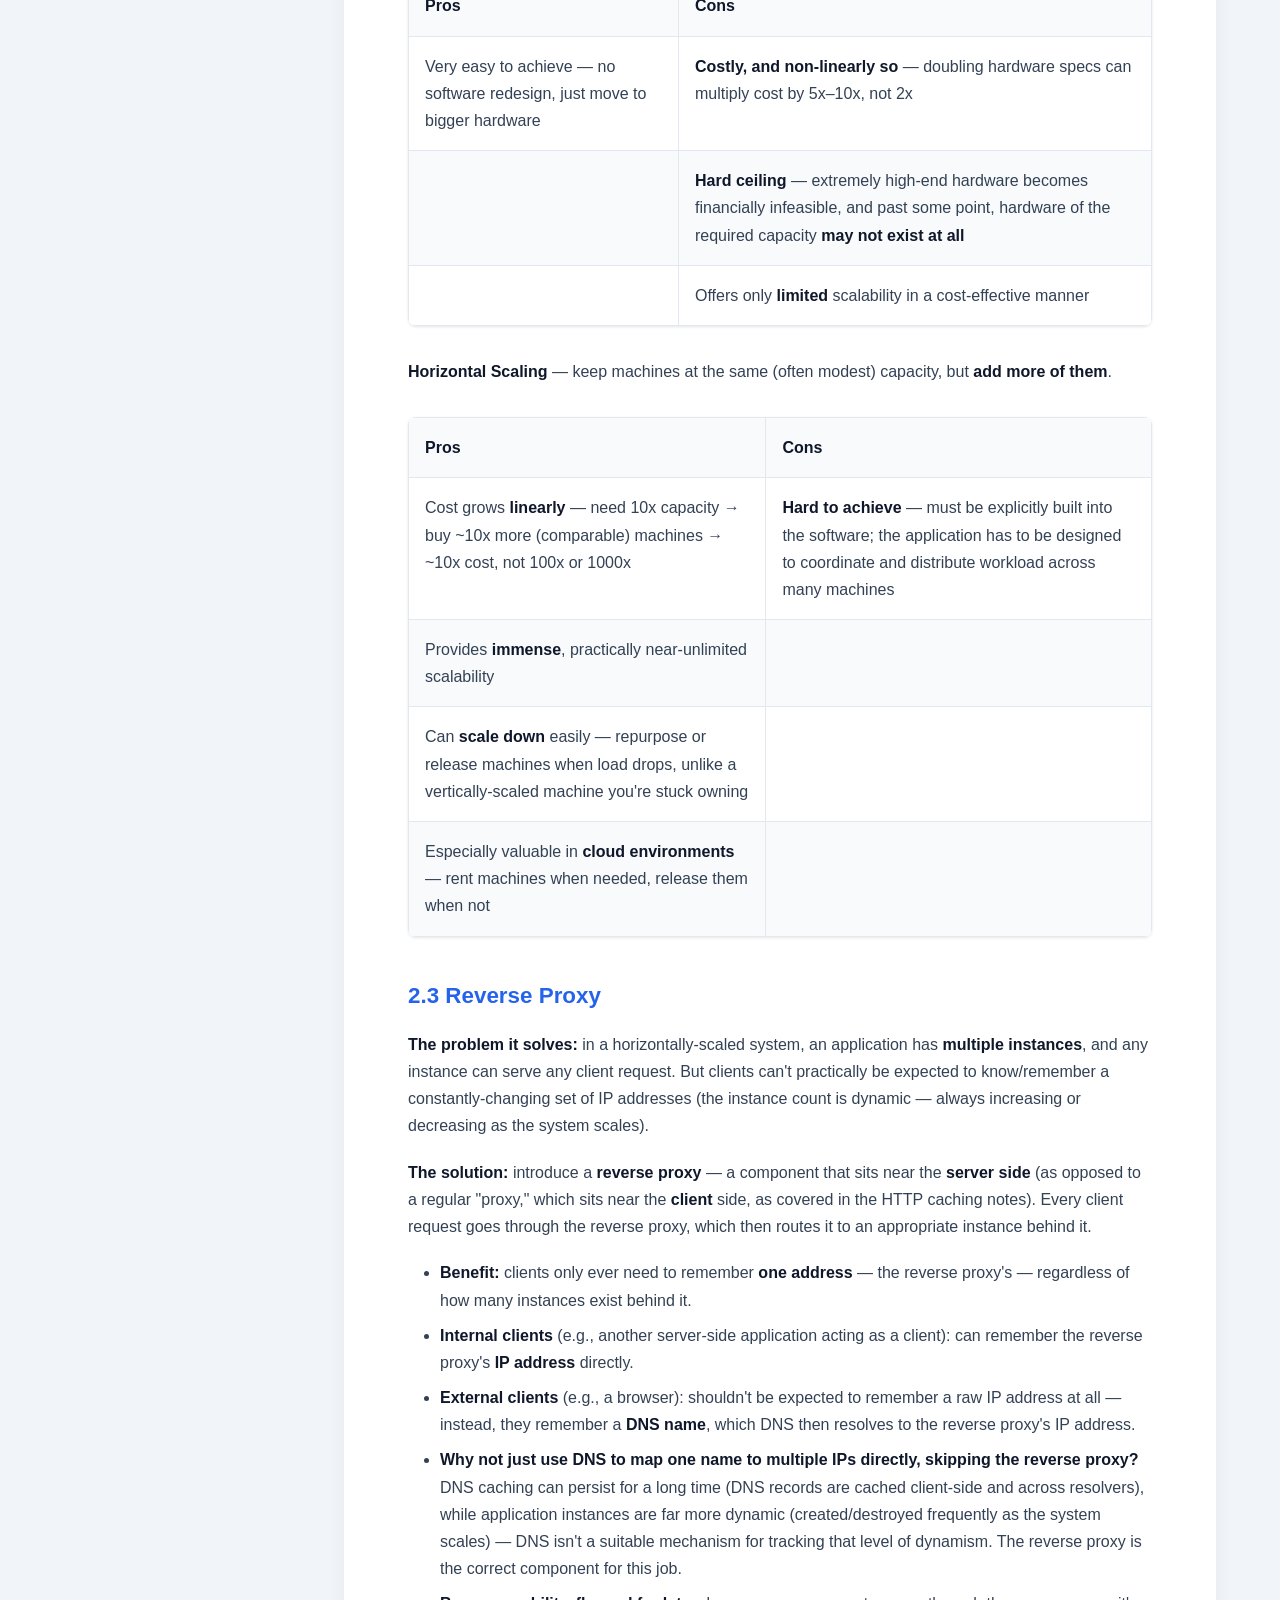
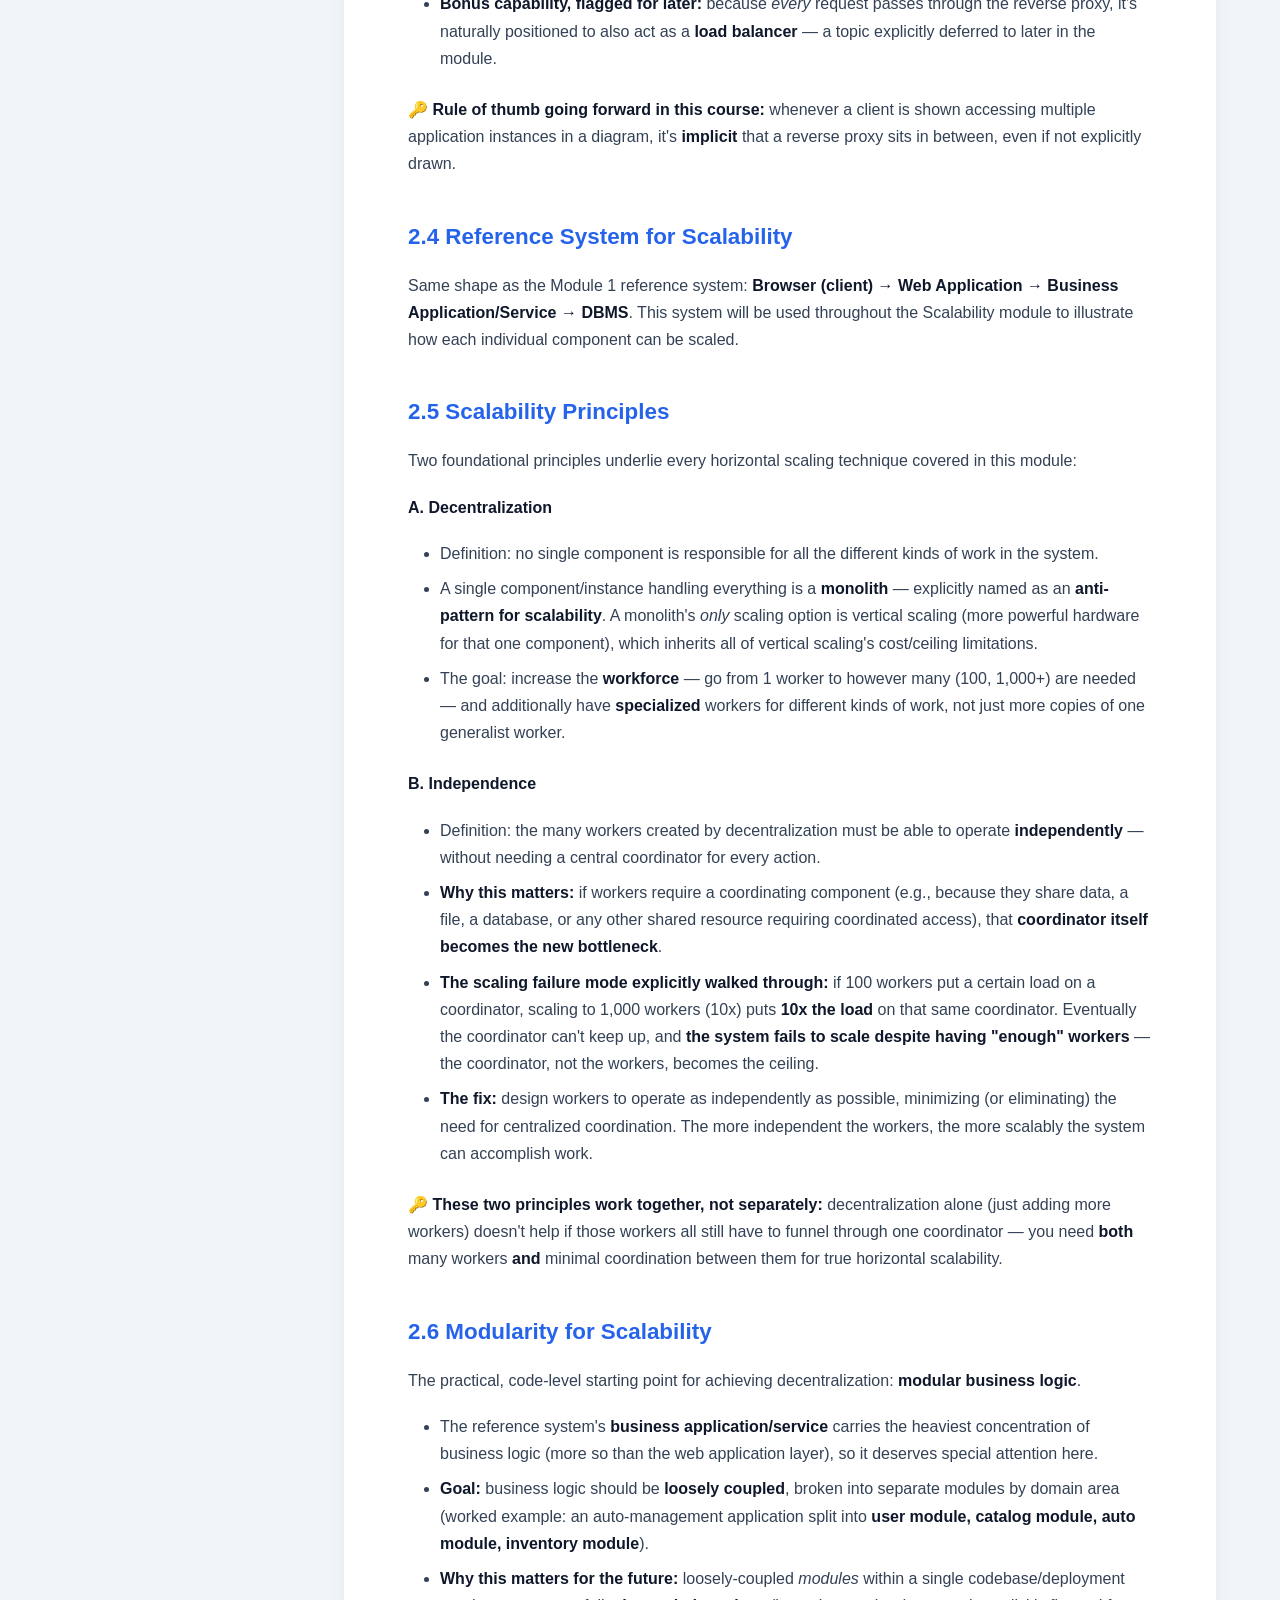
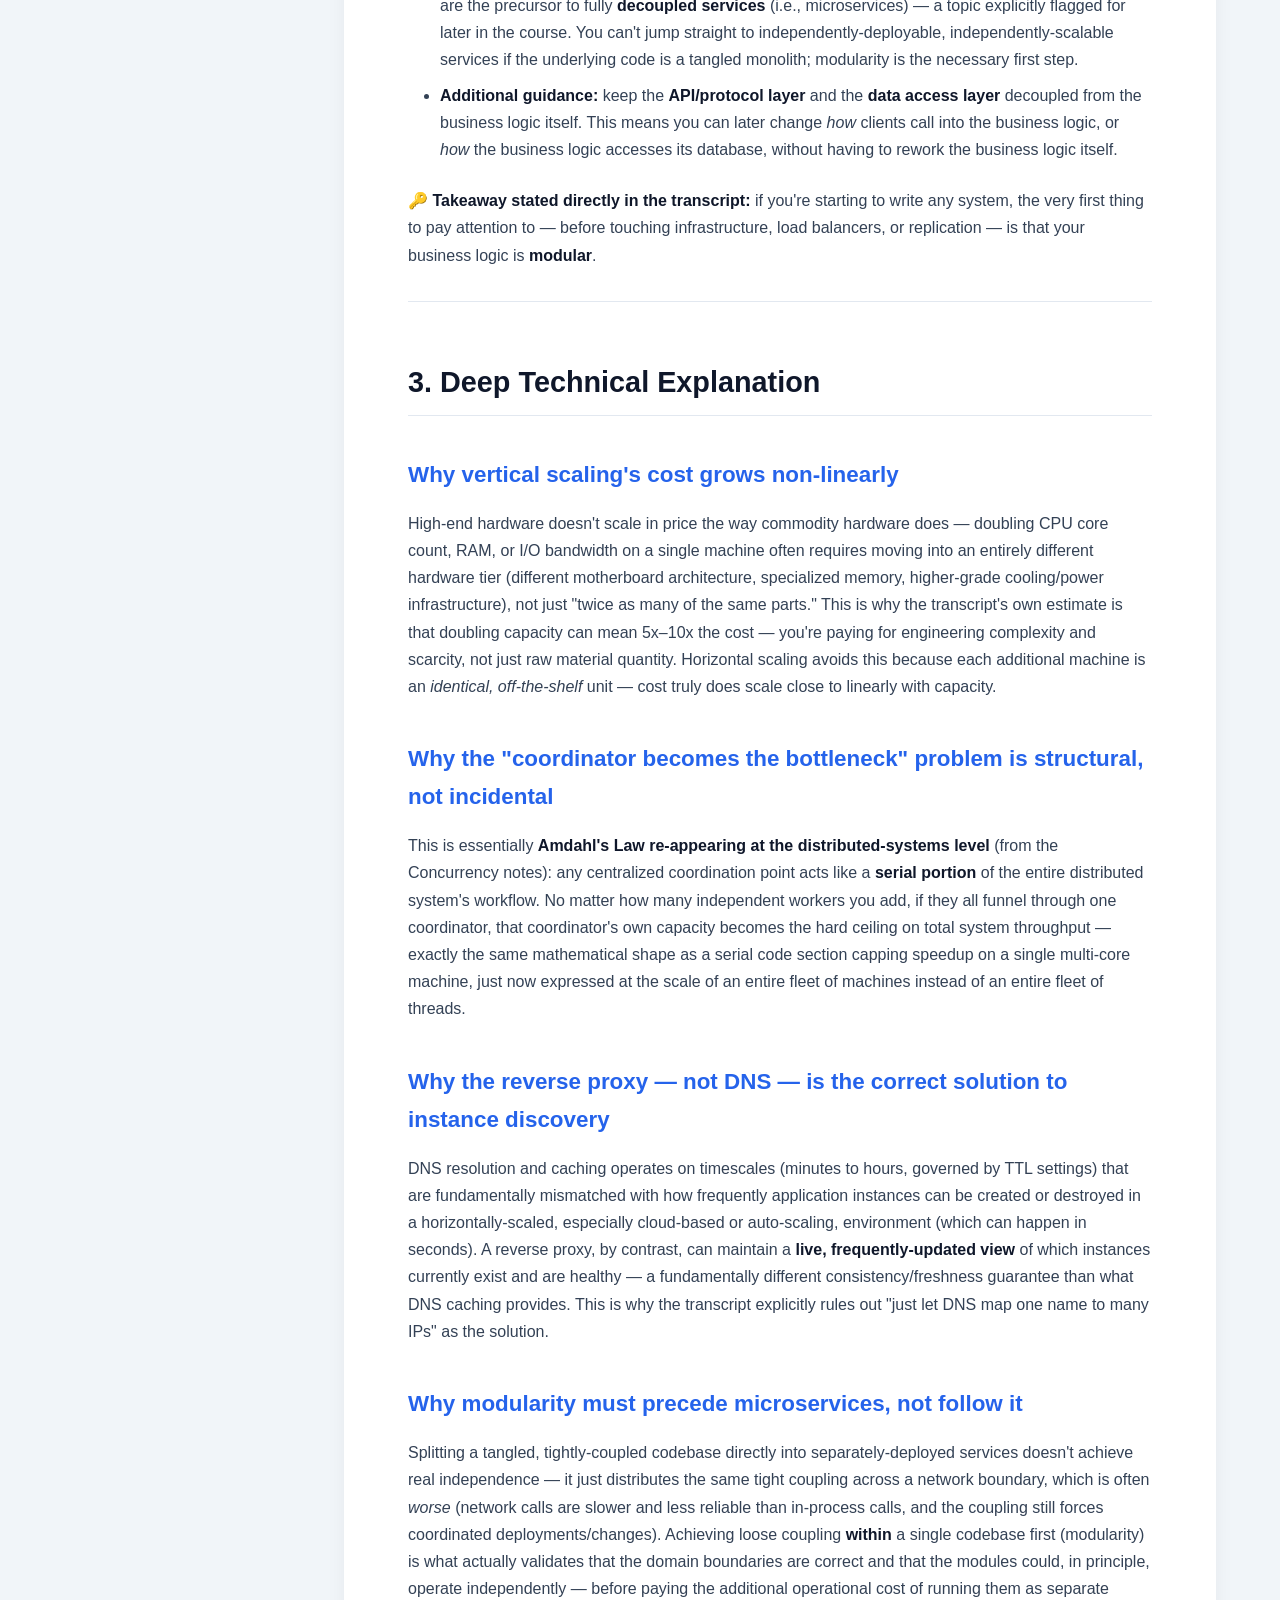
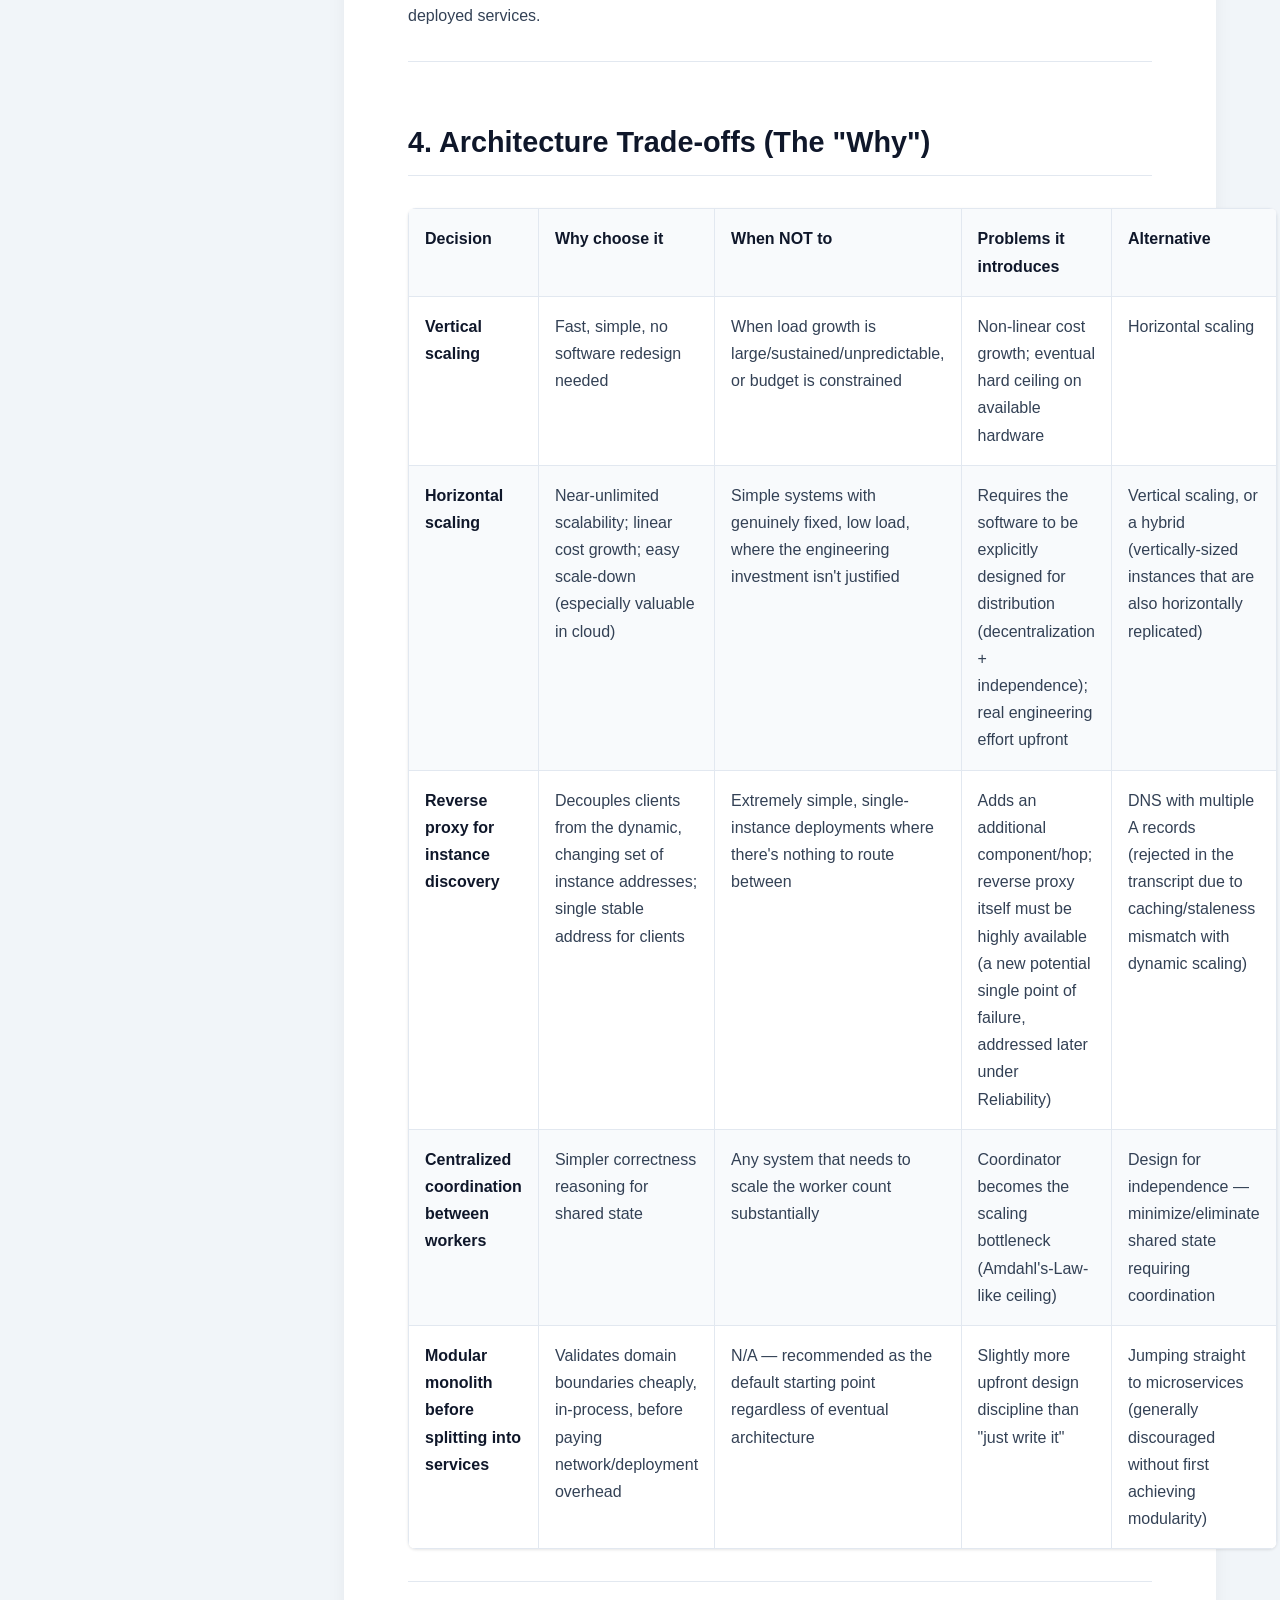
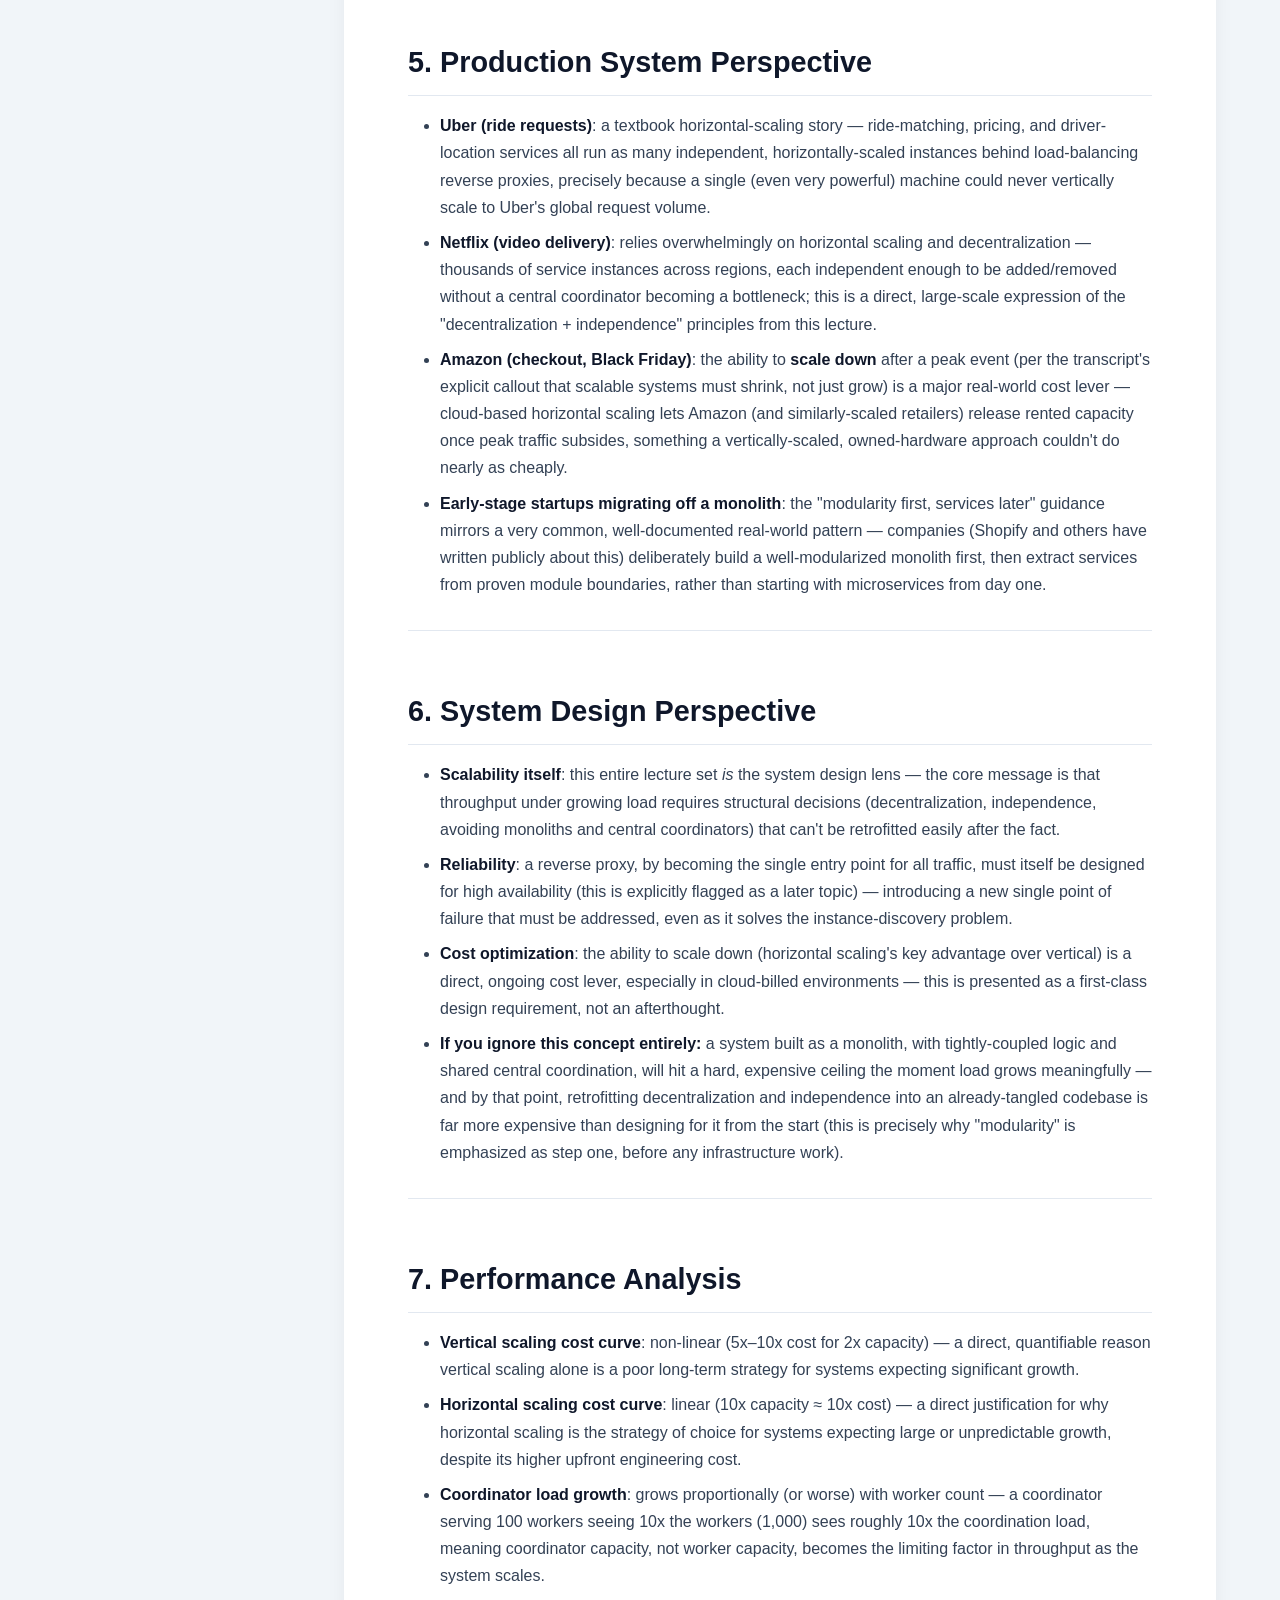
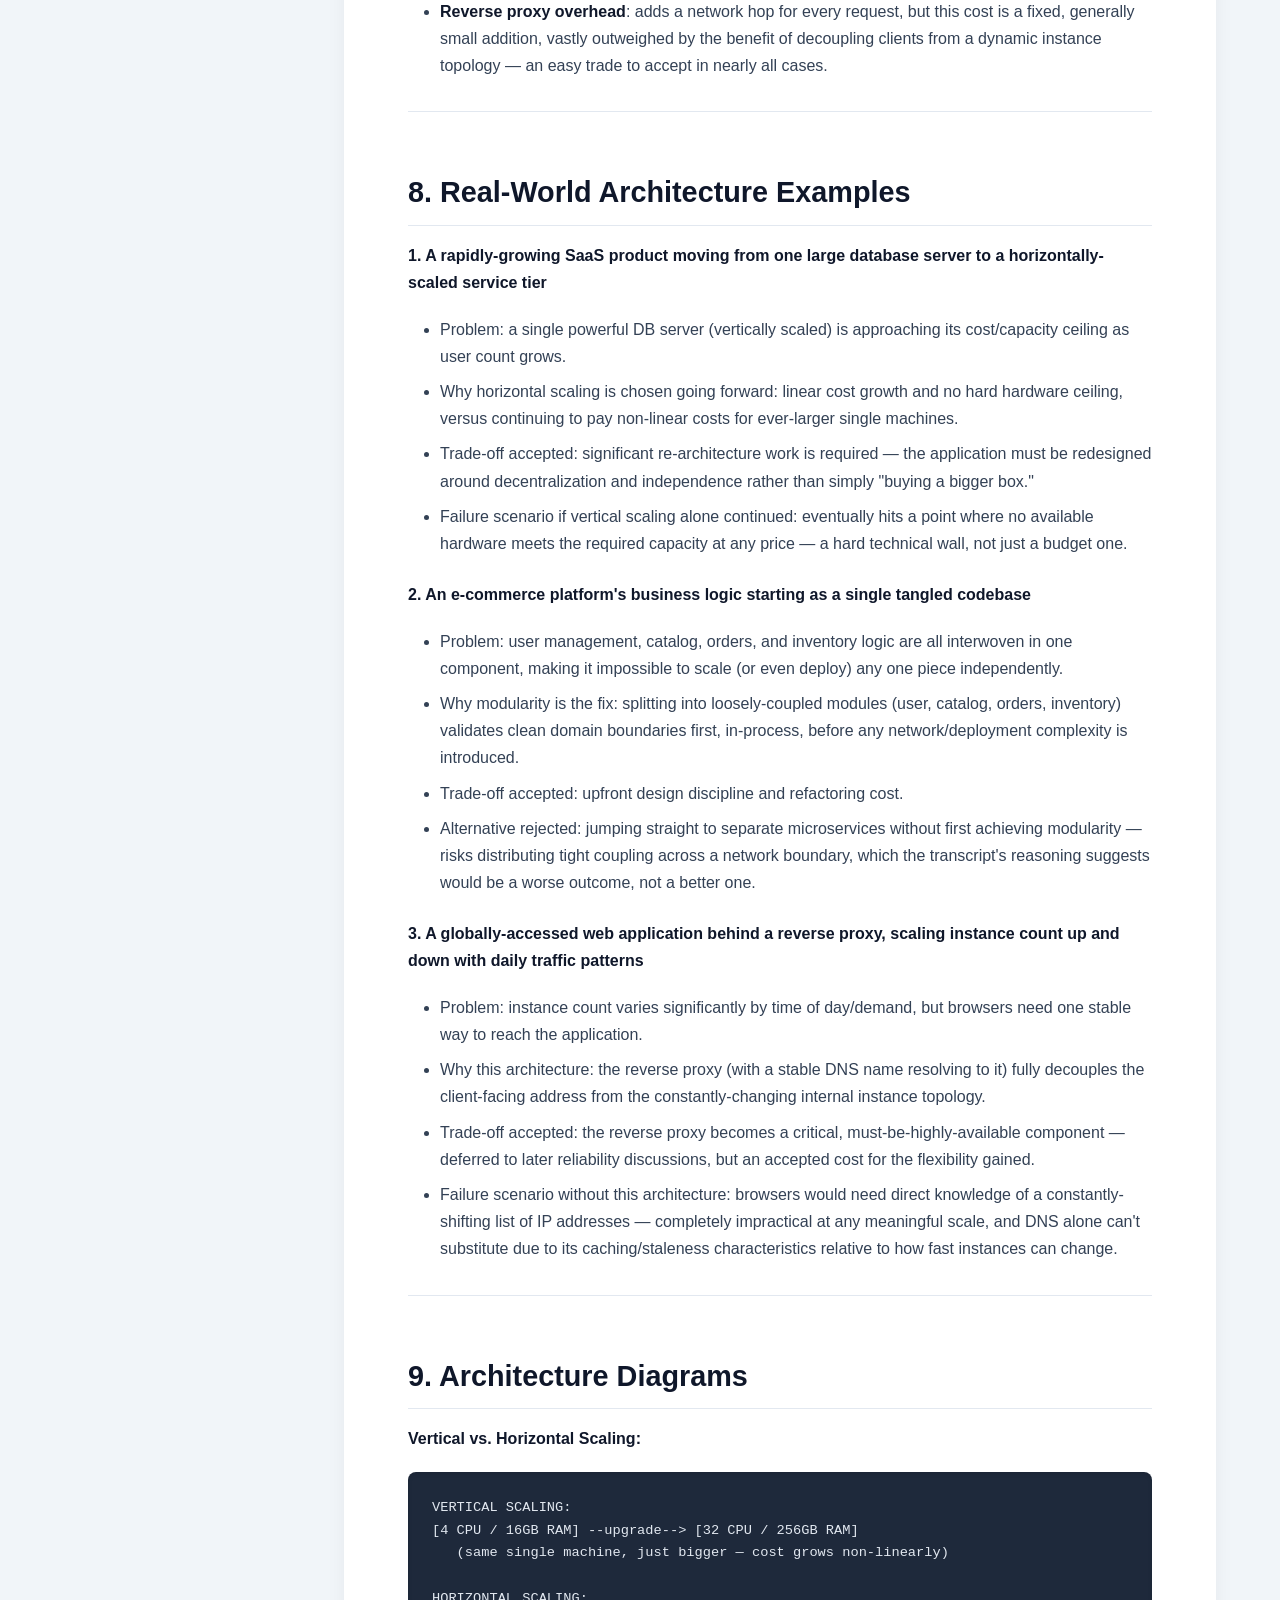
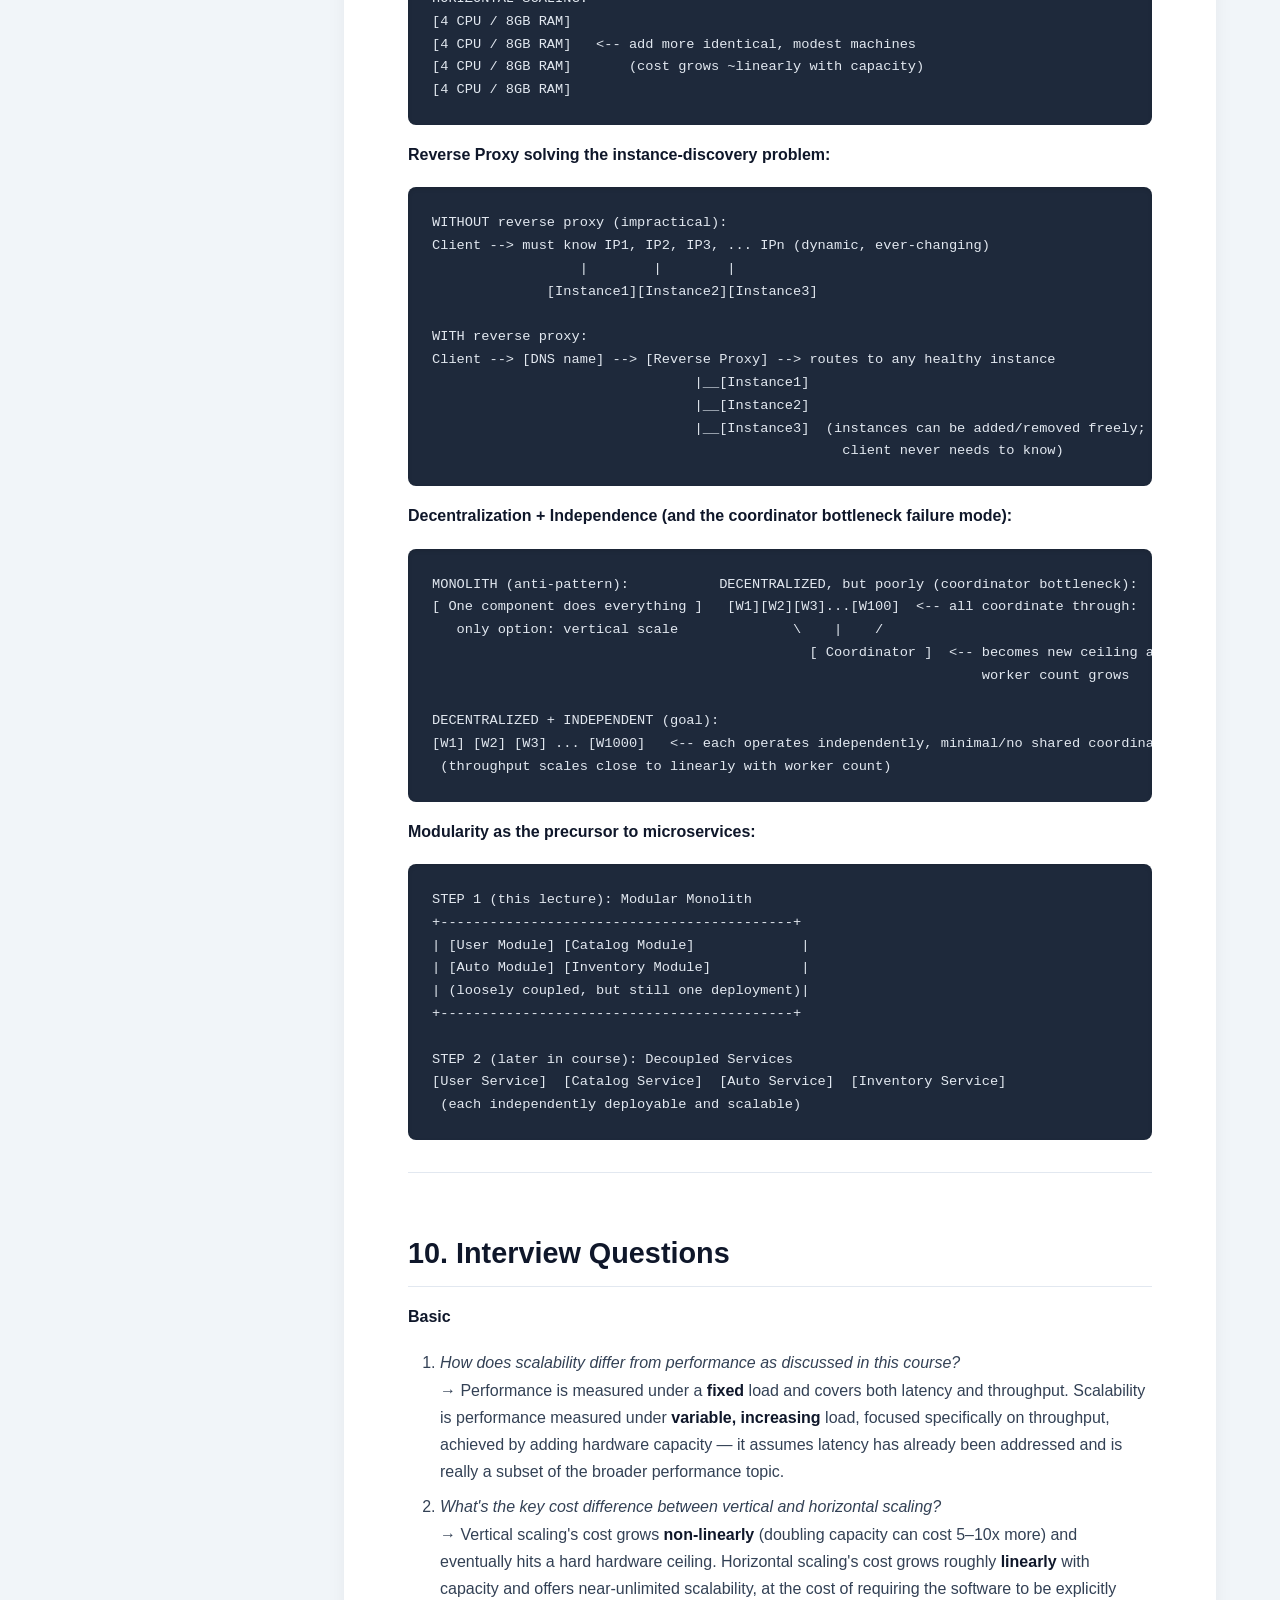
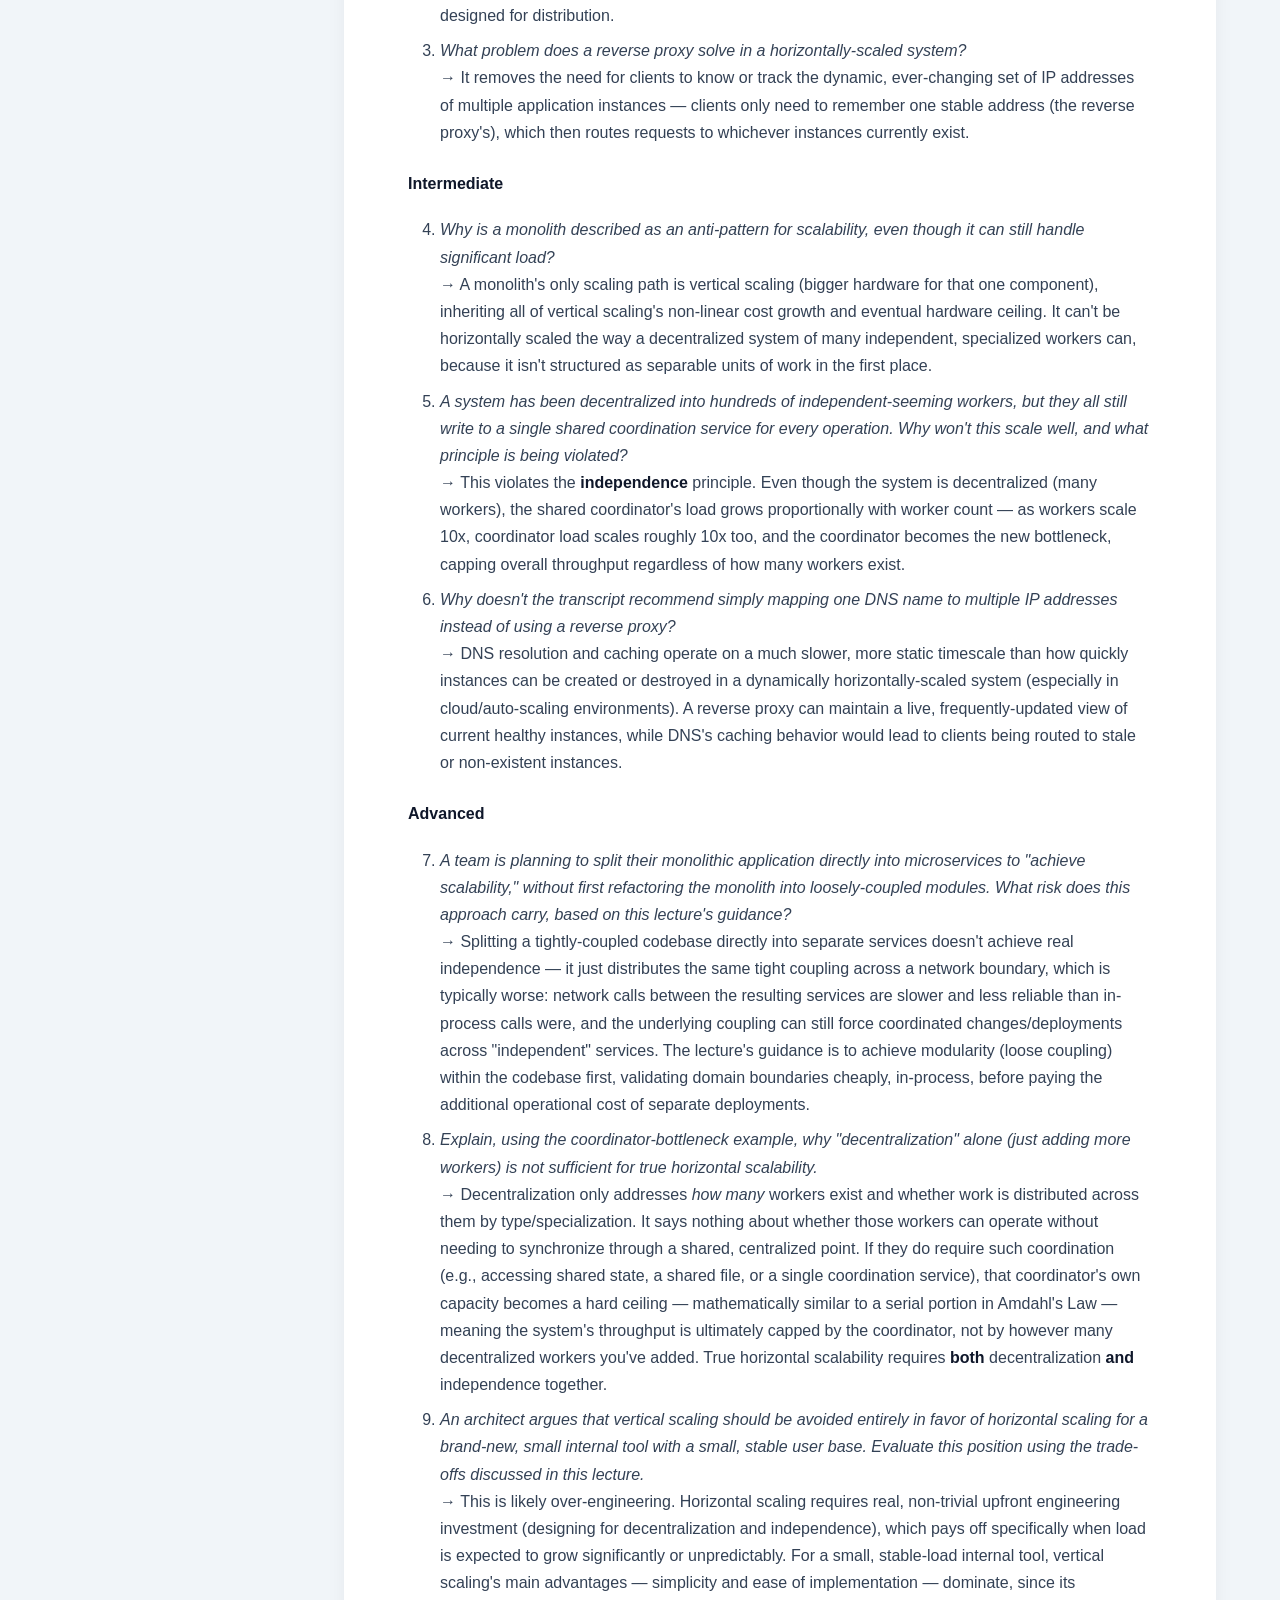
<file: Scalibility/Scalability Foundations.html>
<!DOCTYPE html>
<html lang="en">
<head>
    <meta charset="UTF-8">
    <meta name="viewport" content="width=device-width, initial-scale=1.0">
    <title>Scalability Foundations</title>
    <style>
        :root {
            --sidebar-bg: #0f172a;
            --sidebar-hover: #1e293b;
            --sidebar-text: #94a3b8;
            --sidebar-text-hover: #f8fafc;
            --bg-color: #f1f5f9;
            --card-bg: #ffffff;
            --text-main: #334155;
            --heading-color: #0f172a;
            --primary-accent: #2563eb;
            --code-bg: #1e293b;
            --code-text: #e2e8f0;
            --inline-code-bg: #e2e8f0;
            --inline-code-text: #b91c1c;
            --border-color: #e2e8f0;
        }

        html {
            scroll-behavior: smooth;
        }

        body {
            margin: 0;
            padding: 0;
            font-family: 'Inter', -apple-system, BlinkMacSystemFont, "Segoe UI", Roboto, Helvetica, Arial, sans-serif;
            background-color: var(--bg-color);
            color: var(--text-main);
            display: flex;
            line-height: 1.7;
        }

        /* Sidebar Navigation */
        .sidebar {
            width: 280px;
            height: 100vh;
            background-color: var(--sidebar-bg);
            position: fixed;
            top: 0;
            left: 0;
            overflow-y: auto;
            padding: 2rem 1rem;
            box-sizing: border-box;
            border-right: 1px solid #1e293b;
        }

        .sidebar h2 {
            color: #ffffff;
            font-size: 1.2rem;
            margin-bottom: 1.5rem;
            padding-left: 1rem;
            text-transform: uppercase;
            letter-spacing: 1px;
        }

        .sidebar ul {
            list-style: none;
            padding: 0;
            margin: 0;
        }

        .sidebar li {
            margin-bottom: 0.5rem;
        }

        .sidebar a {
            display: block;
            padding: 0.75rem 1rem;
            color: var(--sidebar-text);
            text-decoration: none;
            border-radius: 8px;
            font-weight: 500;
            transition: all 0.2s ease;
        }

        .sidebar a:hover {
            background-color: var(--sidebar-hover);
            color: var(--sidebar-text-hover);
            padding-left: 1.25rem;
        }

        /* Main Content Area */
        .content-wrapper {
            margin-left: 280px;
            padding: 3rem 5%;
            width: calc(100% - 280px);
            box-sizing: border-box;
        }

        .content {
            background: var(--card-bg);
            padding: 3rem 4rem;
            border-radius: 16px;
            box-shadow: 0 4px 20px rgba(0, 0, 0, 0.05);
            max-width: 1000px;
            margin: 0 auto;
        }

        /* Typography */
        h1, h2, h3, h4 {
            color: var(--heading-color);
            margin-top: 2.5rem;
            margin-bottom: 1rem;
            font-weight: 700;
        }

        h1 {
            font-size: 2.5rem;
            margin-top: 0;
            padding-bottom: 1rem;
            border-bottom: 3px solid var(--primary-accent);
        }

        h2 {
            font-size: 1.8rem;
            padding-bottom: 0.5rem;
            border-bottom: 1px solid var(--border-color);
            padding-top: 1rem;
        }

        h3 {
            font-size: 1.4rem;
            color: var(--primary-accent);
        }

        h4 {
            font-size: 1.1rem;
            color: var(--heading-color);
        }

        p {
            margin-bottom: 1.2rem;
        }

        strong {
            color: var(--heading-color);
        }

        /* Code Blocks */
        pre {
            background-color: var(--code-bg);
            color: var(--code-text);
            padding: 1.5rem;
            border-radius: 8px;
            overflow-x: auto;
            font-family: 'Fira Code', 'Courier New', Courier, monospace;
            font-size: 0.95rem;
            line-height: 1.5;
            box-shadow: inset 0 2px 4px rgba(0,0,0,0.1);
        }

        code {
            background-color: var(--inline-code-bg);
            color: var(--inline-code-text);
            padding: 0.2rem 0.4rem;
            border-radius: 4px;
            font-family: 'Fira Code', 'Courier New', Courier, monospace;
            font-size: 0.9em;
        }

        pre code {
            background-color: transparent;
            color: inherit;
            padding: 0;
        }

        /* Tables */
        table {
            width: 100%;
            border-collapse: collapse;
            margin: 2rem 0;
            background-color: #ffffff;
            border-radius: 8px;
            overflow: hidden;
            box-shadow: 0 1px 3px rgba(0,0,0,0.1);
        }

        th, td {
            padding: 1rem;
            text-align: left;
            border: 1px solid var(--border-color);
            vertical-align: top;
        }

        th {
            background-color: #f8fafc;
            color: var(--heading-color);
            font-weight: 600;
        }

        tr:nth-child(even) {
            background-color: #f8fafc;
        }

        /* Lists */
        ul, ol {
            margin-bottom: 1.5rem;
            padding-left: 2rem;
        }

        li {
            margin-bottom: 0.5rem;
        }

        hr {
            border: 0;
            border-top: 1px solid var(--border-color);
            margin: 2rem 0;
        }

        /* Callouts / Highlight Box */
        .highlight-box {
            background-color: #eff6ff;
            border-left: 4px solid var(--primary-accent);
            padding: 1.5rem;
            margin: 1.5rem 0;
            border-radius: 0 8px 8px 0;
        }

        /* Responsive Design */
        @media (max-width: 900px) {
            .sidebar {
                width: 100%;
                height: auto;
                position: relative;
                padding: 1rem;
            }
            .content-wrapper {
                margin-left: 0;
                width: 100%;
                padding: 1rem;
            }
            .content {
                padding: 1.5rem;
            }
            h1 {
                font-size: 2rem;
            }
        }
    </style>
</head>
<body>

    <!-- Vertical Sidebar -->
    <nav class="sidebar">
        <h2>Contents</h2>
        <ul>
            <li><a href="#intro">Context & Scope</a></li>
            <li><a href="#core-concept">1. Core Concept & Intuition</a></li>
            <li><a href="#transcript-content">2. Transcript Content</a></li>
            <li><a href="#deep-technical">3. Deep Technical Explanation</a></li>
            <li><a href="#architecture-tradeoffs">4. Architecture Trade-offs</a></li>
            <li><a href="#production-perspective">5. Production System Perspective</a></li>
            <li><a href="#system-design">6. System Design Perspective</a></li>
            <li><a href="#performance-analysis">7. Performance Analysis</a></li>
            <li><a href="#real-world-examples">8. Real-World Architecture Examples</a></li>
            <li><a href="#architecture-diagrams">9. Architecture Diagrams</a></li>
            <li><a href="#interview-questions">10. Interview Questions</a></li>
            <li><a href="#common-mistakes">11. Common Mistakes & Misconceptions</a></li>
            <li><a href="#connections">12. Connections to Other Topics</a></li>
        </ul>
    </nav>

    <!-- Main Content -->
    <main class="content-wrapper">
        <div class="content">

            <div id="intro">
                <h1>Scalability Foundations</h1>
                <h3 style="color: var(--text-main); font-weight: normal; margin-top: -10px; margin-bottom: 2rem;"><strong>Course:</strong> Developer to Architect | <strong>Module 2: Scalability — Lectures 1–6</strong></h3>
                
                <div class="highlight-box">
                    <p><em>(New module — this is a fresh notes series, following on from Module 1's four notes files on Performance. Scope note: this covers the opening six topics of Module 2 exactly as given in the transcripts, and stops cleanly before <strong>Replication</strong>, which is the next syllabus topic and wasn't included in this batch.)</em></p>
                </div>
                <hr>
            </div>

            <h2 id="core-concept">1. Core Concept & Intuition</h2>
            
            <h3>One-Sentence Definition</h3>
            <p>Scalability is performance measured under <strong>variable, increasing load</strong>, achieved specifically by adding hardware capacity (vertically or horizontally) rather than by further optimizing latency — and it depends on two foundational software design principles: decentralization and independence.</p>

            <h3>Why This Concept Exists</h3>
            <p>Module 1 (Performance) answered: "given a fixed number of users and fixed hardware, how do we minimize latency and maximize throughput?" That's necessary but incomplete — real systems don't face fixed load; they face load that grows (sometimes explosively, sometimes unpredictably) over time. The industry problem scalability solves: <strong>how do you keep throughput acceptable as load keeps climbing, indefinitely, without redesigning the system every time?</strong> The answer can't just be "make everything faster" (Module 1 already assumed that's done) — it has to be "make it possible to add capacity," which is a fundamentally different, structural problem: single-machine concurrency techniques (multi-threading) hit a hard ceiling, and the only way past that ceiling is <strong>distributed processing</strong> — running the same logic across <em>multiple</em> machines simultaneously.</p>

            <h3>Architecture Analogy</h3>
            <p>Think of a <strong>restaurant kitchen that keeps getting more customers</strong>:</p>
            <ul>
                <li><strong>Performance</strong> (Module 1) was making each chef work efficiently and coordinate well with a fixed kitchen staff — sharpening knives, organizing the pantry, avoiding chefs bumping into each other at the same stove.</li>
                <li><strong>Vertical scaling</strong> = replacing the kitchen with a much bigger, more expensive kitchen with a giant industrial stove — easy to picture, but insanely costly past a certain size, and eventually no kitchen supplier sells a stove big enough.</li>
                <li><strong>Horizontal scaling</strong> = instead of one giant kitchen, open more identical, modest-sized kitchen stations, each staffed independently — cheap and near-limitless to add, but only works if the kitchen was <strong>designed from the start</strong> so stations don't have to constantly coordinate with each other over shared ingredients (this is exactly the <strong>independence</strong> principle).</li>
                <li><strong>Reverse proxy</strong> = the host stand at the front — customers don't need to know which of the 10 kitchen stations is free; they just tell the host, and the host routes them. Without the host stand, every customer would need to personally know and remember which of the (constantly changing number of) stations to walk up to.</li>
            </ul>

            <h3>How a Real System Sees It</h3>
            <p>In the reference system (browser → web application → business service → DBMS), scalability shows up as:</p>
            <ul>
                <li>Business logic organized into <strong>independent modules</strong> (user, catalog, orders, inventory) rather than one tangled block — the prerequisite for later splitting into independently-deployable, independently-scalable services.</li>
                <li>A <strong>reverse proxy</strong> sitting in front of multiple web application instances, so browsers only ever need a single DNS name, regardless of how many (or how few) instances currently exist behind it.</li>
                <li>The system being explicitly designed to add or remove <strong>machines</strong> (not just faster hardware) as load rises and falls — this is the structural shift from Module 1's single-machine world.</li>
            </ul>

            <hr>

            <h2 id="transcript-content">2. Transcript Content (The "What")</h2>
            
            <h3>2.1 Performance vs. Scalability</h3>
            
            <table>
                <thead>
                    <tr>
                        <th></th>
                        <th>Performance (Module 1)</th>
                        <th>Scalability (Module 2)</th>
                    </tr>
                </thead>
                <tbody>
                    <tr>
                        <td>Load</td>
                        <td><strong>Fixed</strong></td>
                        <td><strong>Variable</strong> — deliberately increased to see how the system holds up (e.g., scaling toward 1 million or 10 million users)</td>
                    </tr>
                    <tr>
                        <td>What's measured</td>
                        <td>Latency <strong>and</strong> throughput</td>
                        <td>Throughput only — <strong>latency is assumed already handled</strong></td>
                    </tr>
                    <tr>
                        <td>Concurrency scope</td>
                        <td>Single-machine (multi-threading)</td>
                        <td>Multi-machine (multi-threading <strong>plus</strong> multi-processing across machines = <strong>distributed processing</strong>)</td>
                    </tr>
                    <tr>
                        <td>Primary lever</td>
                        <td>Efficient code, caching, locking strategy</td>
                        <td><strong>Adding hardware capacity</strong></td>
                    </tr>
                </tbody>
            </table>

            <p><strong>Formal definition given:</strong> Scalability is the ability of a system to increase its throughput by adding more hardware capacity — and, critically, a scalable system must be able to <strong>both scale up and scale down</strong> (add hardware when load rises, remove/repurpose it when load falls, to save cost).</p>
            
            <p>🔑 <strong>In short:</strong> Scalability = performance under variable load, and it's really a <strong>subset</strong> of the broader performance topic — it just narrows the focus to "throughput via added hardware" rather than "latency via better code/caching/concurrency."</p>

            <h3>2.2 Vertical Scaling vs. Horizontal Scaling</h3>
            
            <p><strong>Vertical Scaling</strong> — move the same application to a <strong>more powerful single machine</strong> (e.g., 4 CPU/16GB RAM → 32 CPU/256GB RAM).</p>
            <table>
                <thead>
                    <tr>
                        <th>Pros</th>
                        <th>Cons</th>
                    </tr>
                </thead>
                <tbody>
                    <tr>
                        <td>Very easy to achieve — no software redesign, just move to bigger hardware</td>
                        <td><strong>Costly, and non-linearly so</strong> — doubling hardware specs can multiply cost by 5x–10x, not 2x</td>
                    </tr>
                    <tr>
                        <td></td>
                        <td><strong>Hard ceiling</strong> — extremely high-end hardware becomes financially infeasible, and past some point, hardware of the required capacity <strong>may not exist at all</strong></td>
                    </tr>
                    <tr>
                        <td></td>
                        <td>Offers only <strong>limited</strong> scalability in a cost-effective manner</td>
                    </tr>
                </tbody>
            </table>

            <p><strong>Horizontal Scaling</strong> — keep machines at the same (often modest) capacity, but <strong>add more of them</strong>.</p>
            <table>
                <thead>
                    <tr>
                        <th>Pros</th>
                        <th>Cons</th>
                    </tr>
                </thead>
                <tbody>
                    <tr>
                        <td>Cost grows <strong>linearly</strong> — need 10x capacity → buy ~10x more (comparable) machines → ~10x cost, not 100x or 1000x</td>
                        <td><strong>Hard to achieve</strong> — must be explicitly built into the software; the application has to be designed to coordinate and distribute workload across many machines</td>
                    </tr>
                    <tr>
                        <td>Provides <strong>immense</strong>, practically near-unlimited scalability</td>
                        <td></td>
                    </tr>
                    <tr>
                        <td>Can <strong>scale down</strong> easily — repurpose or release machines when load drops, unlike a vertically-scaled machine you're stuck owning</td>
                        <td></td>
                    </tr>
                    <tr>
                        <td>Especially valuable in <strong>cloud environments</strong> — rent machines when needed, release them when not</td>
                        <td></td>
                    </tr>
                </tbody>
            </table>

            <h3>2.3 Reverse Proxy</h3>
            <p><strong>The problem it solves:</strong> in a horizontally-scaled system, an application has <strong>multiple instances</strong>, and any instance can serve any client request. But clients can't practically be expected to know/remember a constantly-changing set of IP addresses (the instance count is dynamic — always increasing or decreasing as the system scales).</p>

            <p><strong>The solution:</strong> introduce a <strong>reverse proxy</strong> — a component that sits near the <strong>server side</strong> (as opposed to a regular "proxy," which sits near the <strong>client</strong> side, as covered in the HTTP caching notes). Every client request goes through the reverse proxy, which then routes it to an appropriate instance behind it.</p>
            <ul>
                <li><strong>Benefit:</strong> clients only ever need to remember <strong>one address</strong> — the reverse proxy's — regardless of how many instances exist behind it.</li>
                <li><strong>Internal clients</strong> (e.g., another server-side application acting as a client): can remember the reverse proxy's <strong>IP address</strong> directly.</li>
                <li><strong>External clients</strong> (e.g., a browser): shouldn't be expected to remember a raw IP address at all — instead, they remember a <strong>DNS name</strong>, which DNS then resolves to the reverse proxy's IP address.</li>
                <li><strong>Why not just use DNS to map one name to multiple IPs directly, skipping the reverse proxy?</strong> DNS caching can persist for a long time (DNS records are cached client-side and across resolvers), while application instances are far more dynamic (created/destroyed frequently as the system scales) — DNS isn't a suitable mechanism for tracking that level of dynamism. The reverse proxy is the correct component for this job.</li>
                <li><strong>Bonus capability, flagged for later:</strong> because <em>every</em> request passes through the reverse proxy, it's naturally positioned to also act as a <strong>load balancer</strong> — a topic explicitly deferred to later in the module.</li>
            </ul>

            <p>🔑 <strong>Rule of thumb going forward in this course:</strong> whenever a client is shown accessing multiple application instances in a diagram, it's <strong>implicit</strong> that a reverse proxy sits in between, even if not explicitly drawn.</p>

            <h3>2.4 Reference System for Scalability</h3>
            <p>Same shape as the Module 1 reference system: <strong>Browser (client) → Web Application → Business Application/Service → DBMS</strong>. This system will be used throughout the Scalability module to illustrate how each individual component can be scaled.</p>

            <h3>2.5 Scalability Principles</h3>
            <p>Two foundational principles underlie every horizontal scaling technique covered in this module:</p>

            <p><strong>A. Decentralization</strong></p>
            <ul>
                <li>Definition: no single component is responsible for all the different kinds of work in the system.</li>
                <li>A single component/instance handling everything is a <strong>monolith</strong> — explicitly named as an <strong>anti-pattern for scalability</strong>. A monolith's <em>only</em> scaling option is vertical scaling (more powerful hardware for that one component), which inherits all of vertical scaling's cost/ceiling limitations.</li>
                <li>The goal: increase the <strong>workforce</strong> — go from 1 worker to however many (100, 1,000+) are needed — and additionally have <strong>specialized</strong> workers for different kinds of work, not just more copies of one generalist worker.</li>
            </ul>

            <p><strong>B. Independence</strong></p>
            <ul>
                <li>Definition: the many workers created by decentralization must be able to operate <strong>independently</strong> — without needing a central coordinator for every action.</li>
                <li><strong>Why this matters:</strong> if workers require a coordinating component (e.g., because they share data, a file, a database, or any other shared resource requiring coordinated access), that <strong>coordinator itself becomes the new bottleneck</strong>.</li>
                <li><strong>The scaling failure mode explicitly walked through:</strong> if 100 workers put a certain load on a coordinator, scaling to 1,000 workers (10x) puts <strong>10x the load</strong> on that same coordinator. Eventually the coordinator can't keep up, and <strong>the system fails to scale despite having "enough" workers</strong> — the coordinator, not the workers, becomes the ceiling.</li>
                <li><strong>The fix:</strong> design workers to operate as independently as possible, minimizing (or eliminating) the need for centralized coordination. The more independent the workers, the more scalably the system can accomplish work.</li>
            </ul>

            <p>🔑 <strong>These two principles work together, not separately:</strong> decentralization alone (just adding more workers) doesn't help if those workers all still have to funnel through one coordinator — you need <strong>both</strong> many workers <strong>and</strong> minimal coordination between them for true horizontal scalability.</p>

            <h3>2.6 Modularity for Scalability</h3>
            <p>The practical, code-level starting point for achieving decentralization: <strong>modular business logic</strong>.</p>
            <ul>
                <li>The reference system's <strong>business application/service</strong> carries the heaviest concentration of business logic (more so than the web application layer), so it deserves special attention here.</li>
                <li><strong>Goal:</strong> business logic should be <strong>loosely coupled</strong>, broken into separate modules by domain area (worked example: an auto-management application split into <strong>user module, catalog module, auto module, inventory module</strong>).</li>
                <li><strong>Why this matters for the future:</strong> loosely-coupled <em>modules</em> within a single codebase/deployment are the precursor to fully <strong>decoupled services</strong> (i.e., microservices) — a topic explicitly flagged for later in the course. You can't jump straight to independently-deployable, independently-scalable services if the underlying code is a tangled monolith; modularity is the necessary first step.</li>
                <li><strong>Additional guidance:</strong> keep the <strong>API/protocol layer</strong> and the <strong>data access layer</strong> decoupled from the business logic itself. This means you can later change <em>how</em> clients call into the business logic, or <em>how</em> the business logic accesses its database, without having to rework the business logic itself.</li>
            </ul>

            <p>🔑 <strong>Takeaway stated directly in the transcript:</strong> if you're starting to write any system, the very first thing to pay attention to — before touching infrastructure, load balancers, or replication — is that your business logic is <strong>modular</strong>.</p>

            <hr>

            <h2 id="deep-technical">3. Deep Technical Explanation</h2>
            
            <h3>Why vertical scaling's cost grows non-linearly</h3>
            <p>High-end hardware doesn't scale in price the way commodity hardware does — doubling CPU core count, RAM, or I/O bandwidth on a single machine often requires moving into an entirely different hardware tier (different motherboard architecture, specialized memory, higher-grade cooling/power infrastructure), not just "twice as many of the same parts." This is why the transcript's own estimate is that doubling capacity can mean 5x–10x the cost — you're paying for engineering complexity and scarcity, not just raw material quantity. Horizontal scaling avoids this because each additional machine is an <em>identical, off-the-shelf</em> unit — cost truly does scale close to linearly with capacity.</p>

            <h3>Why the "coordinator becomes the bottleneck" problem is structural, not incidental</h3>
            <p>This is essentially <strong>Amdahl's Law re-appearing at the distributed-systems level</strong> (from the Concurrency notes): any centralized coordination point acts like a <strong>serial portion</strong> of the entire distributed system's workflow. No matter how many independent workers you add, if they all funnel through one coordinator, that coordinator's own capacity becomes the hard ceiling on total system throughput — exactly the same mathematical shape as a serial code section capping speedup on a single multi-core machine, just now expressed at the scale of an entire fleet of machines instead of an entire fleet of threads.</p>

            <h3>Why the reverse proxy — not DNS — is the correct solution to instance discovery</h3>
            <p>DNS resolution and caching operates on timescales (minutes to hours, governed by TTL settings) that are fundamentally mismatched with how frequently application instances can be created or destroyed in a horizontally-scaled, especially cloud-based or auto-scaling, environment (which can happen in seconds). A reverse proxy, by contrast, can maintain a <strong>live, frequently-updated view</strong> of which instances currently exist and are healthy — a fundamentally different consistency/freshness guarantee than what DNS caching provides. This is why the transcript explicitly rules out "just let DNS map one name to many IPs" as the solution.</p>

            <h3>Why modularity must precede microservices, not follow it</h3>
            <p>Splitting a tangled, tightly-coupled codebase directly into separately-deployed services doesn't achieve real independence — it just distributes the same tight coupling across a network boundary, which is often <em>worse</em> (network calls are slower and less reliable than in-process calls, and the coupling still forces coordinated deployments/changes). Achieving loose coupling <strong>within</strong> a single codebase first (modularity) is what actually validates that the domain boundaries are correct and that the modules could, in principle, operate independently — before paying the additional operational cost of running them as separate deployed services.</p>

            <hr>

            <h2 id="architecture-tradeoffs">4. Architecture Trade-offs (The "Why")</h2>
            
            <table>
                <thead>
                    <tr>
                        <th>Decision</th>
                        <th>Why choose it</th>
                        <th>When NOT to</th>
                        <th>Problems it introduces</th>
                        <th>Alternative</th>
                    </tr>
                </thead>
                <tbody>
                    <tr>
                        <td><strong>Vertical scaling</strong></td>
                        <td>Fast, simple, no software redesign needed</td>
                        <td>When load growth is large/sustained/unpredictable, or budget is constrained</td>
                        <td>Non-linear cost growth; eventual hard ceiling on available hardware</td>
                        <td>Horizontal scaling</td>
                    </tr>
                    <tr>
                        <td><strong>Horizontal scaling</strong></td>
                        <td>Near-unlimited scalability; linear cost growth; easy scale-down (especially valuable in cloud)</td>
                        <td>Simple systems with genuinely fixed, low load, where the engineering investment isn't justified</td>
                        <td>Requires the software to be explicitly designed for distribution (decentralization + independence); real engineering effort upfront</td>
                        <td>Vertical scaling, or a hybrid (vertically-sized instances that are also horizontally replicated)</td>
                    </tr>
                    <tr>
                        <td><strong>Reverse proxy for instance discovery</strong></td>
                        <td>Decouples clients from the dynamic, changing set of instance addresses; single stable address for clients</td>
                        <td>Extremely simple, single-instance deployments where there's nothing to route between</td>
                        <td>Adds an additional component/hop; reverse proxy itself must be highly available (a new potential single point of failure, addressed later under Reliability)</td>
                        <td>DNS with multiple A records (rejected in the transcript due to caching/staleness mismatch with dynamic scaling)</td>
                    </tr>
                    <tr>
                        <td><strong>Centralized coordination between workers</strong></td>
                        <td>Simpler correctness reasoning for shared state</td>
                        <td>Any system that needs to scale the worker count substantially</td>
                        <td>Coordinator becomes the scaling bottleneck (Amdahl's-Law-like ceiling)</td>
                        <td>Design for independence — minimize/eliminate shared state requiring coordination</td>
                    </tr>
                    <tr>
                        <td><strong>Modular monolith before splitting into services</strong></td>
                        <td>Validates domain boundaries cheaply, in-process, before paying network/deployment overhead</td>
                        <td>N/A — recommended as the default starting point regardless of eventual architecture</td>
                        <td>Slightly more upfront design discipline than "just write it"</td>
                        <td>Jumping straight to microservices (generally discouraged without first achieving modularity)</td>
                    </tr>
                </tbody>
            </table>

            <hr>

            <h2 id="production-perspective">5. Production System Perspective</h2>
            
            <ul>
                <li><strong>Uber (ride requests)</strong>: a textbook horizontal-scaling story — ride-matching, pricing, and driver-location services all run as many independent, horizontally-scaled instances behind load-balancing reverse proxies, precisely because a single (even very powerful) machine could never vertically scale to Uber's global request volume.</li>
                <li><strong>Netflix (video delivery)</strong>: relies overwhelmingly on horizontal scaling and decentralization — thousands of service instances across regions, each independent enough to be added/removed without a central coordinator becoming a bottleneck; this is a direct, large-scale expression of the "decentralization + independence" principles from this lecture.</li>
                <li><strong>Amazon (checkout, Black Friday)</strong>: the ability to <strong>scale down</strong> after a peak event (per the transcript's explicit callout that scalable systems must shrink, not just grow) is a major real-world cost lever — cloud-based horizontal scaling lets Amazon (and similarly-scaled retailers) release rented capacity once peak traffic subsides, something a vertically-scaled, owned-hardware approach couldn't do nearly as cheaply.</li>
                <li><strong>Early-stage startups migrating off a monolith</strong>: the "modularity first, services later" guidance mirrors a very common, well-documented real-world pattern — companies (Shopify and others have written publicly about this) deliberately build a well-modularized monolith first, then extract services from proven module boundaries, rather than starting with microservices from day one.</li>
            </ul>

            <hr>

            <h2 id="system-design">6. System Design Perspective</h2>
            
            <ul>
                <li><strong>Scalability itself</strong>: this entire lecture set <em>is</em> the system design lens — the core message is that throughput under growing load requires structural decisions (decentralization, independence, avoiding monoliths and central coordinators) that can't be retrofitted easily after the fact.</li>
                <li><strong>Reliability</strong>: a reverse proxy, by becoming the single entry point for all traffic, must itself be designed for high availability (this is explicitly flagged as a later topic) — introducing a new single point of failure that must be addressed, even as it solves the instance-discovery problem.</li>
                <li><strong>Cost optimization</strong>: the ability to scale down (horizontal scaling's key advantage over vertical) is a direct, ongoing cost lever, especially in cloud-billed environments — this is presented as a first-class design requirement, not an afterthought.</li>
                <li><strong>If you ignore this concept entirely:</strong> a system built as a monolith, with tightly-coupled logic and shared central coordination, will hit a hard, expensive ceiling the moment load grows meaningfully — and by that point, retrofitting decentralization and independence into an already-tangled codebase is far more expensive than designing for it from the start (this is precisely why "modularity" is emphasized as step one, before any infrastructure work).</li>
            </ul>

            <hr>

            <h2 id="performance-analysis">7. Performance Analysis</h2>
            
            <ul>
                <li><strong>Vertical scaling cost curve</strong>: non-linear (5x–10x cost for 2x capacity) — a direct, quantifiable reason vertical scaling alone is a poor long-term strategy for systems expecting significant growth.</li>
                <li><strong>Horizontal scaling cost curve</strong>: linear (10x capacity ≈ 10x cost) — a direct justification for why horizontal scaling is the strategy of choice for systems expecting large or unpredictable growth, despite its higher upfront engineering cost.</li>
                <li><strong>Coordinator load growth</strong>: grows proportionally (or worse) with worker count — a coordinator serving 100 workers seeing 10x the workers (1,000) sees roughly 10x the coordination load, meaning coordinator capacity, not worker capacity, becomes the limiting factor in throughput as the system scales.</li>
                <li><strong>Reverse proxy overhead</strong>: adds a network hop for every request, but this cost is a fixed, generally small addition, vastly outweighed by the benefit of decoupling clients from a dynamic instance topology — an easy trade to accept in nearly all cases.</li>
            </ul>

            <hr>

            <h2 id="real-world-examples">8. Real-World Architecture Examples</h2>
            
            <p><strong>1. A rapidly-growing SaaS product moving from one large database server to a horizontally-scaled service tier</strong></p>
            <ul>
                <li>Problem: a single powerful DB server (vertically scaled) is approaching its cost/capacity ceiling as user count grows.</li>
                <li>Why horizontal scaling is chosen going forward: linear cost growth and no hard hardware ceiling, versus continuing to pay non-linear costs for ever-larger single machines.</li>
                <li>Trade-off accepted: significant re-architecture work is required — the application must be redesigned around decentralization and independence rather than simply "buying a bigger box."</li>
                <li>Failure scenario if vertical scaling alone continued: eventually hits a point where no available hardware meets the required capacity at any price — a hard technical wall, not just a budget one.</li>
            </ul>

            <p><strong>2. An e-commerce platform's business logic starting as a single tangled codebase</strong></p>
            <ul>
                <li>Problem: user management, catalog, orders, and inventory logic are all interwoven in one component, making it impossible to scale (or even deploy) any one piece independently.</li>
                <li>Why modularity is the fix: splitting into loosely-coupled modules (user, catalog, orders, inventory) validates clean domain boundaries first, in-process, before any network/deployment complexity is introduced.</li>
                <li>Trade-off accepted: upfront design discipline and refactoring cost.</li>
                <li>Alternative rejected: jumping straight to separate microservices without first achieving modularity — risks distributing tight coupling across a network boundary, which the transcript's reasoning suggests would be a worse outcome, not a better one.</li>
            </ul>

            <p><strong>3. A globally-accessed web application behind a reverse proxy, scaling instance count up and down with daily traffic patterns</strong></p>
            <ul>
                <li>Problem: instance count varies significantly by time of day/demand, but browsers need one stable way to reach the application.</li>
                <li>Why this architecture: the reverse proxy (with a stable DNS name resolving to it) fully decouples the client-facing address from the constantly-changing internal instance topology.</li>
                <li>Trade-off accepted: the reverse proxy becomes a critical, must-be-highly-available component — deferred to later reliability discussions, but an accepted cost for the flexibility gained.</li>
                <li>Failure scenario without this architecture: browsers would need direct knowledge of a constantly-shifting list of IP addresses — completely impractical at any meaningful scale, and DNS alone can't substitute due to its caching/staleness characteristics relative to how fast instances can change.</li>
            </ul>

            <hr>

            <h2 id="architecture-diagrams">9. Architecture Diagrams</h2>
            
            <p><strong>Vertical vs. Horizontal Scaling:</strong></p>
<pre><code>VERTICAL SCALING:
[4 CPU / 16GB RAM] --upgrade--&gt; [32 CPU / 256GB RAM]
   (same single machine, just bigger — cost grows non-linearly)

HORIZONTAL SCALING:
[4 CPU / 8GB RAM]
[4 CPU / 8GB RAM]   &lt;-- add more identical, modest machines
[4 CPU / 8GB RAM]       (cost grows ~linearly with capacity)
[4 CPU / 8GB RAM]</code></pre>

            <p><strong>Reverse Proxy solving the instance-discovery problem:</strong></p>
<pre><code>WITHOUT reverse proxy (impractical):
Client --&gt; must know IP1, IP2, IP3, ... IPn (dynamic, ever-changing)
                  |        |        |
              [Instance1][Instance2][Instance3]

WITH reverse proxy:
Client --&gt; [DNS name] --&gt; [Reverse Proxy] --&gt; routes to any healthy instance
                                |__[Instance1]
                                |__[Instance2]
                                |__[Instance3]  (instances can be added/removed freely;
                                                  client never needs to know)</code></pre>

            <p><strong>Decentralization + Independence (and the coordinator bottleneck failure mode):</strong></p>
<pre><code>MONOLITH (anti-pattern):           DECENTRALIZED, but poorly (coordinator bottleneck):
[ One component does everything ]   [W1][W2][W3]...[W100]  &lt;-- all coordinate through:
   only option: vertical scale              \    |    /
                                              [ Coordinator ]  &lt;-- becomes new ceiling as
                                                                   worker count grows

DECENTRALIZED + INDEPENDENT (goal):
[W1] [W2] [W3] ... [W1000]   &lt;-- each operates independently, minimal/no shared coordination
 (throughput scales close to linearly with worker count)</code></pre>

            <p><strong>Modularity as the precursor to microservices:</strong></p>
<pre><code>STEP 1 (this lecture): Modular Monolith
+-------------------------------------------+
| [User Module] [Catalog Module]             |
| [Auto Module] [Inventory Module]           |
| (loosely coupled, but still one deployment)|
+-------------------------------------------+

STEP 2 (later in course): Decoupled Services
[User Service]  [Catalog Service]  [Auto Service]  [Inventory Service]
 (each independently deployable and scalable)</code></pre>

            <hr>

            <h2 id="interview-questions">10. Interview Questions</h2>
            
            <p><strong>Basic</strong></p>
            <ol>
                <li><em>How does scalability differ from performance as discussed in this course?</em><br>
                → Performance is measured under a <strong>fixed</strong> load and covers both latency and throughput. Scalability is performance measured under <strong>variable, increasing</strong> load, focused specifically on throughput, achieved by adding hardware capacity — it assumes latency has already been addressed and is really a subset of the broader performance topic.</li>
                <li><em>What's the key cost difference between vertical and horizontal scaling?</em><br>
                → Vertical scaling's cost grows <strong>non-linearly</strong> (doubling capacity can cost 5–10x more) and eventually hits a hard hardware ceiling. Horizontal scaling's cost grows roughly <strong>linearly</strong> with capacity and offers near-unlimited scalability, at the cost of requiring the software to be explicitly designed for distribution.</li>
                <li><em>What problem does a reverse proxy solve in a horizontally-scaled system?</em><br>
                → It removes the need for clients to know or track the dynamic, ever-changing set of IP addresses of multiple application instances — clients only need to remember one stable address (the reverse proxy's), which then routes requests to whichever instances currently exist.</li>
            </ol>

            <p><strong>Intermediate</strong></p>
            <ol start="4">
                <li><em>Why is a monolith described as an anti-pattern for scalability, even though it can still handle significant load?</em><br>
                → A monolith's only scaling path is vertical scaling (bigger hardware for that one component), inheriting all of vertical scaling's non-linear cost growth and eventual hardware ceiling. It can't be horizontally scaled the way a decentralized system of many independent, specialized workers can, because it isn't structured as separable units of work in the first place.</li>
                <li><em>A system has been decentralized into hundreds of independent-seeming workers, but they all still write to a single shared coordination service for every operation. Why won't this scale well, and what principle is being violated?</em><br>
                → This violates the <strong>independence</strong> principle. Even though the system is decentralized (many workers), the shared coordinator's load grows proportionally with worker count — as workers scale 10x, coordinator load scales roughly 10x too, and the coordinator becomes the new bottleneck, capping overall throughput regardless of how many workers exist.</li>
                <li><em>Why doesn't the transcript recommend simply mapping one DNS name to multiple IP addresses instead of using a reverse proxy?</em><br>
                → DNS resolution and caching operate on a much slower, more static timescale than how quickly instances can be created or destroyed in a dynamically horizontally-scaled system (especially in cloud/auto-scaling environments). A reverse proxy can maintain a live, frequently-updated view of current healthy instances, while DNS's caching behavior would lead to clients being routed to stale or non-existent instances.</li>
            </ol>

            <p><strong>Advanced</strong></p>
            <ol start="7">
                <li><em>A team is planning to split their monolithic application directly into microservices to "achieve scalability," without first refactoring the monolith into loosely-coupled modules. What risk does this approach carry, based on this lecture's guidance?</em><br>
                → Splitting a tightly-coupled codebase directly into separate services doesn't achieve real independence — it just distributes the same tight coupling across a network boundary, which is typically worse: network calls between the resulting services are slower and less reliable than in-process calls were, and the underlying coupling can still force coordinated changes/deployments across "independent" services. The lecture's guidance is to achieve modularity (loose coupling) within the codebase first, validating domain boundaries cheaply, in-process, before paying the additional operational cost of separate deployments.</li>
                <li><em>Explain, using the coordinator-bottleneck example, why "decentralization" alone (just adding more workers) is not sufficient for true horizontal scalability.</em><br>
                → Decentralization only addresses <em>how many</em> workers exist and whether work is distributed across them by type/specialization. It says nothing about whether those workers can operate without needing to synchronize through a shared, centralized point. If they do require such coordination (e.g., accessing shared state, a shared file, or a single coordination service), that coordinator's own capacity becomes a hard ceiling — mathematically similar to a serial portion in Amdahl's Law — meaning the system's throughput is ultimately capped by the coordinator, not by however many decentralized workers you've added. True horizontal scalability requires <strong>both</strong> decentralization <strong>and</strong> independence together.</li>
                <li><em>An architect argues that vertical scaling should be avoided entirely in favor of horizontal scaling for a brand-new, small internal tool with a small, stable user base. Evaluate this position using the trade-offs discussed in this lecture.</em><br>
                → This is likely over-engineering. Horizontal scaling requires real, non-trivial upfront engineering investment (designing for decentralization and independence), which pays off specifically when load is expected to grow significantly or unpredictably. For a small, stable-load internal tool, vertical scaling's main advantages — simplicity and ease of implementation — dominate, since its cost/ceiling disadvantages only become relevant at scales this tool is unlikely to ever reach. The lecture frames vertical vs. horizontal as a trade-off to be matched to expected growth, not a universal "horizontal is always better" rule.</li>
            </ol>

            <hr>

            <h2 id="common-mistakes">11. Common Mistakes & Misconceptions</h2>
            <ul>
                <li><strong>"Scalability and performance are the same thing."</strong> Wrong — scalability is specifically about throughput under <em>variable/increasing</em> load via added hardware capacity; performance covers both latency and throughput under a <em>fixed</em> load, and doesn't inherently involve adding hardware.</li>
                <li><strong>"Vertical scaling is always the simpler/safer starting choice, so it's always fine to rely on it."</strong> Wrong for systems expecting significant growth — its non-linear cost curve and hard hardware ceiling make it a poor long-term strategy in those cases, even though it's easy to start with.</li>
                <li><strong>"More workers/instances automatically means better scalability."</strong> Wrong — if those workers all depend on a shared coordinator, the coordinator becomes the new bottleneck; decentralization without independence doesn't achieve true horizontal scalability.</li>
                <li><strong>"We can just use DNS with multiple IP addresses instead of a reverse proxy."</strong> Wrong per this lecture's explicit reasoning — DNS caching behavior is mismatched with how dynamically instances can be added/removed in a horizontally-scaled system.</li>
                <li><strong>"Splitting a monolith straight into microservices automatically gives you scalability."</strong> Wrong — without first achieving loose coupling (modularity) within the codebase, you often just distribute the same tight coupling across a slower, less reliable network boundary.</li>
                <li><strong>"A scalable system only needs to scale up."</strong> Wrong — the lecture explicitly requires that a properly scalable system must also be able to <strong>scale down</strong>, both to save cost and as a defining property of genuine elasticity (especially relevant in cloud environments).</li>
            </ul>

            <hr>

            <h2 id="connections">12. Connections to Other Architecture Topics</h2>
<pre><code>Scalability (this module)
        |
        ├── Vertical Scaling ──&gt; ties back to "Capacity" as a lever (Module 1: Performance principles)
        |
        ├── Horizontal Scaling ──&gt; Decentralization + Independence (this lecture's principles)
        |                       ──&gt; Distributed Processing (multi-machine concurrency, new vs. Module 1's
        |                           single-machine multi-threading)
        |
        ├── Reverse Proxy ──&gt; Load Balancing (explicitly flagged for later in this module)
        |                  ──&gt; ties back to HTTP Caching notes (proxy vs. reverse proxy distinction,
        |                      Module 1) and Web Content Caching (reverse proxy serving static assets)
        |
        ├── Coordinator Bottleneck ──&gt; Amdahl's Law (Module 1: Concurrency) — same mathematical
        |                              shape, now expressed as a distributed-systems constraint
        |                              instead of a single-machine threading constraint
        |
        └── Modularity ──&gt; Microservices Architecture (flagged for later, full module in this course)
                         ──&gt; API/data-access layer decoupling ──&gt; future flexibility in how
                             business logic is accessed or persisted

This is the foundation of the entire Scalability module: every subsequent topic — Replication,
Database Partitioning, Load Balancing, Async Processing, Microservices — is really a specific,
concrete technique for applying decentralization and independence to a particular part of the
reference system (web app, service layer, or database).</code></pre>
        </div>
    </main>

</body>
</html>
</file>
<file: assets/style.css>
body {
    max-width: 1200px;
    margin: auto;
    padding: 35px 25px;
    font-family: Arial, sans-serif;
    background: linear-gradient(to bottom right, #f8f9fa, #eef4ff);
    color: #222;
}

/* Main Title */
h1 {
    text-align: center;
    margin-bottom: 45px;
    font-size: 2.4rem;
    font-weight: 700;
    color: #1d3557;
    padding-bottom: 15px;
    border-bottom: 3px solid #dbe7ff;
}

/* Topic Group Card */
.topic {
    background: white;
    padding: 24px;
    margin-bottom: 28px;
    border-radius: 16px;
    box-shadow: 0 6px 18px rgba(0, 0, 0, 0.08);
    transition: transform 0.25s ease, box-shadow 0.25s ease;
}

.topic:hover {
    transform: translateY(-4px);
    box-shadow: 0 12px 24px rgba(0, 0, 0, 0.12);
}

/* Section Heading */
h2 {
    margin-top: 0;
    margin-bottom: 20px;
    color: #0b3d91;
    font-size: 1.4rem;
    font-weight: 700;
    border-left: 6px solid #4f8cff;
    padding-left: 14px;
}

/* Topic List */
.subtopics {
    list-style: none;
    padding-left: 0;
    margin: 0;
}

/* Each Subtopic */
.subtopics li {
    margin: 12px 0;
    padding: 0;
    border-radius: 12px;
    overflow: hidden;
}

/* Full Row Clickable */
.subtopics li a {
    display: block;
    padding: 15px 18px;
    background: #f4f7fc;
    color: #1565c0;
    text-decoration: none;
    font-weight: 500;
    border-left: 4px solid transparent;
    transition: all 0.25s ease;
}

/* Hover Effects */
.subtopics li a:hover {
    background: #e8f1ff;
    border-left: 4px solid #4f8cff;
    color: #0b3d91;
    transform: translateX(6px);
}

/* Mobile Responsive */
@media (max-width: 768px) {
    body {
        padding: 20px 15px;
    }

    h1 {
        font-size: 1.8rem;
    }

    h2 {
        font-size: 1.15rem;
    }

    .topic {
        padding: 18px;
    }

    .subtopics li a {
        padding: 13px 14px;
        font-size: 0.95rem;
    }
}
</file>
